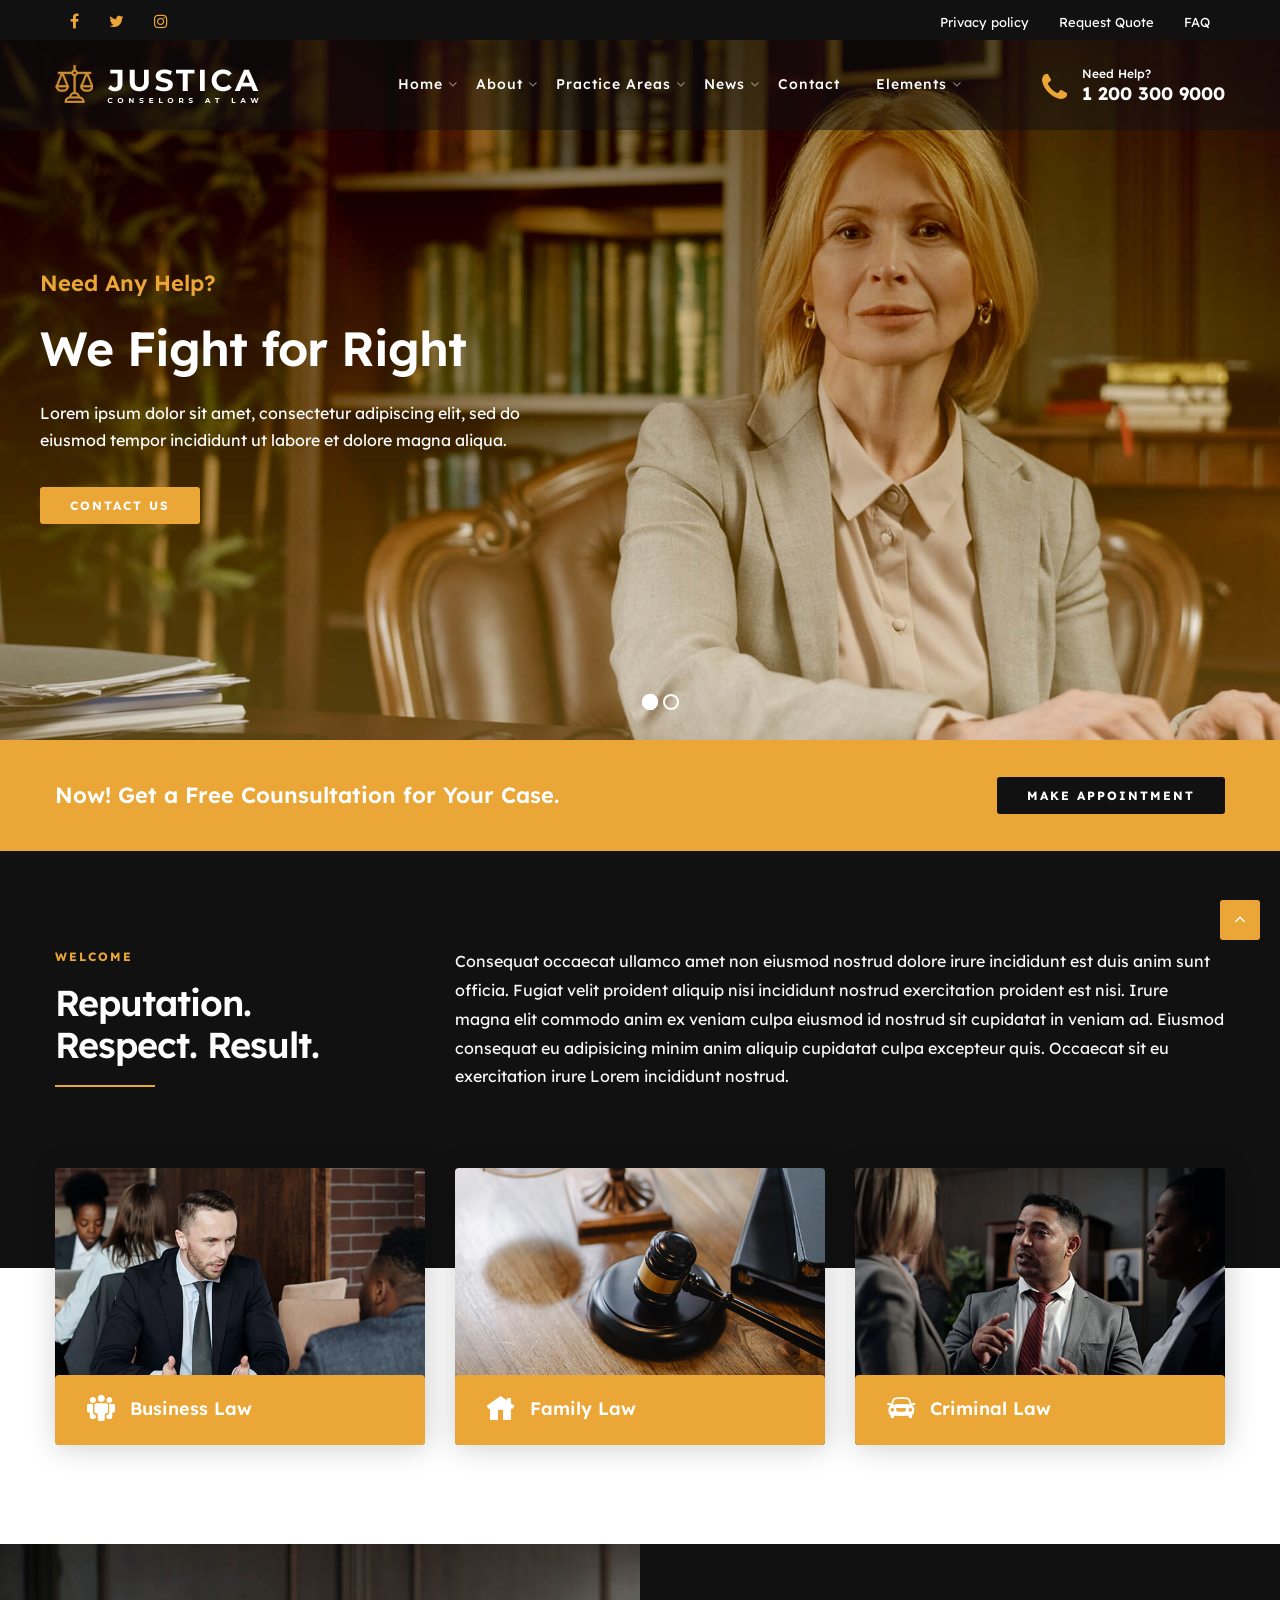
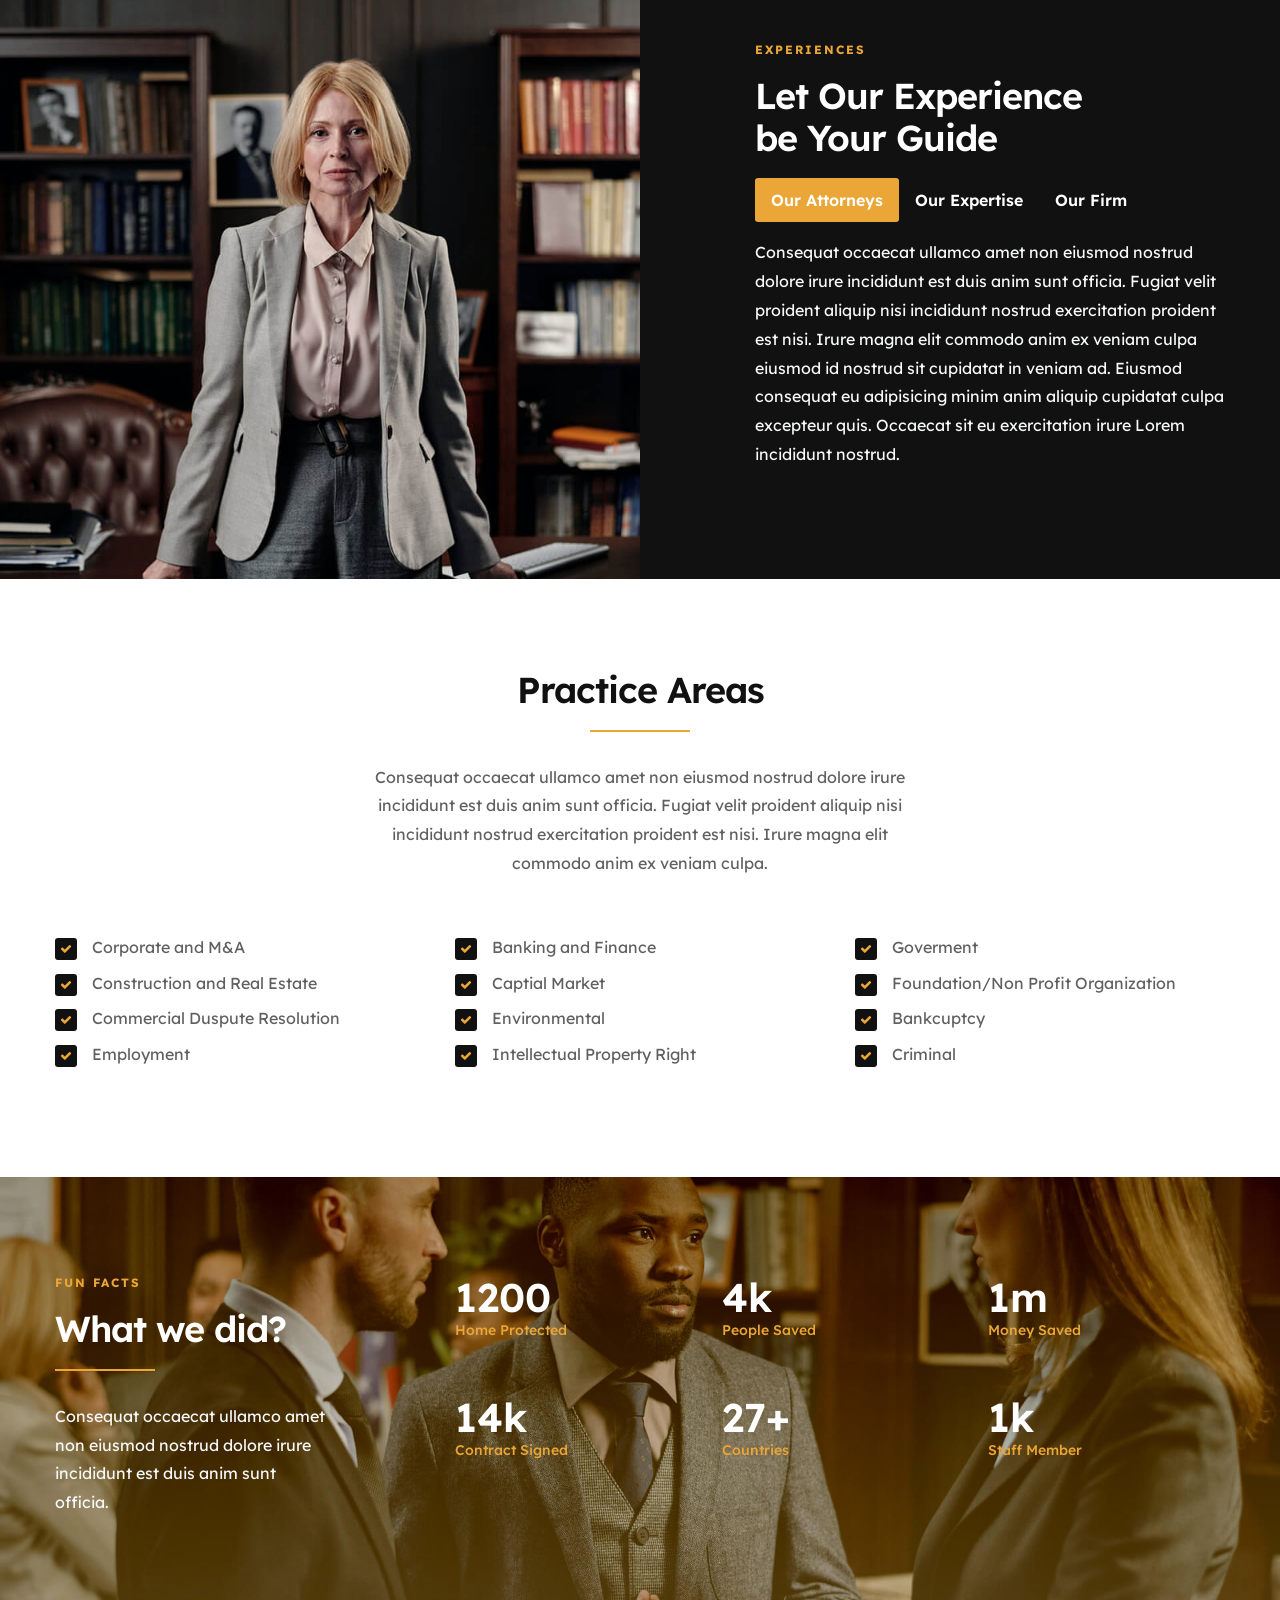
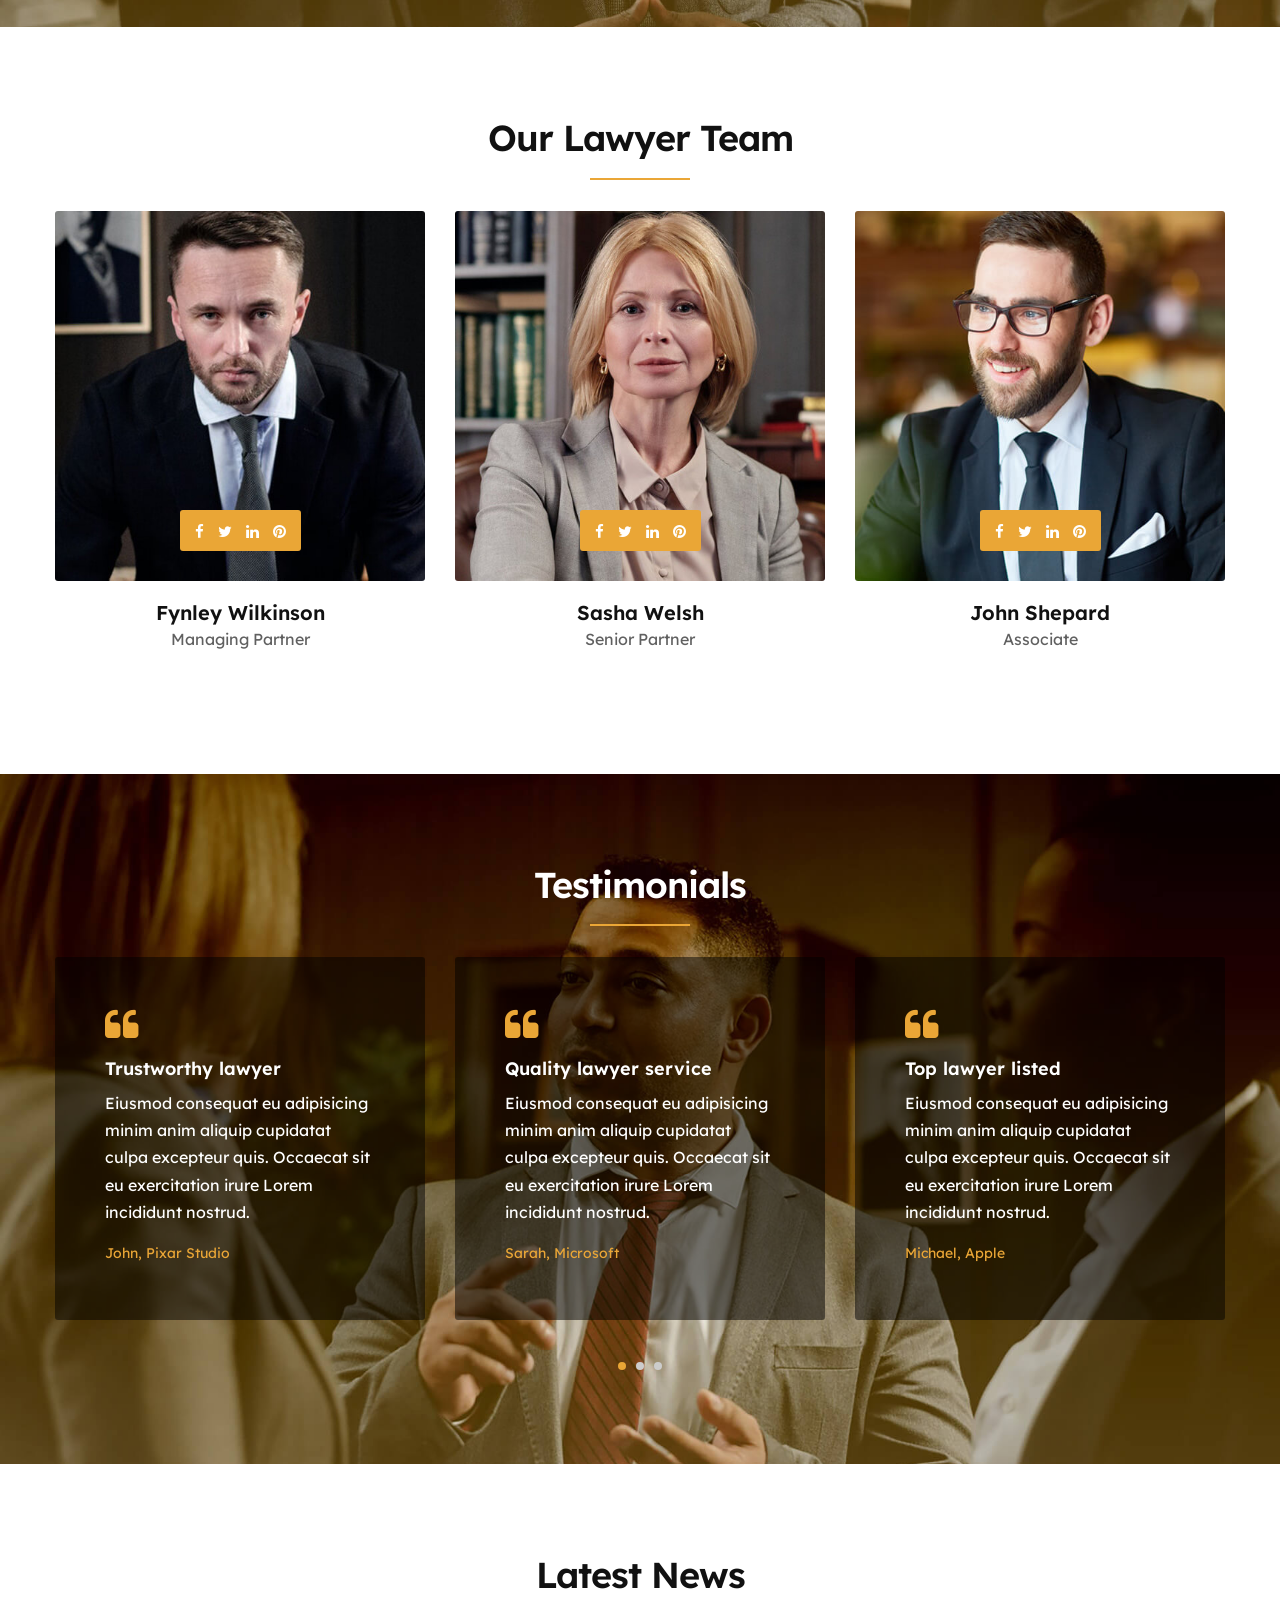
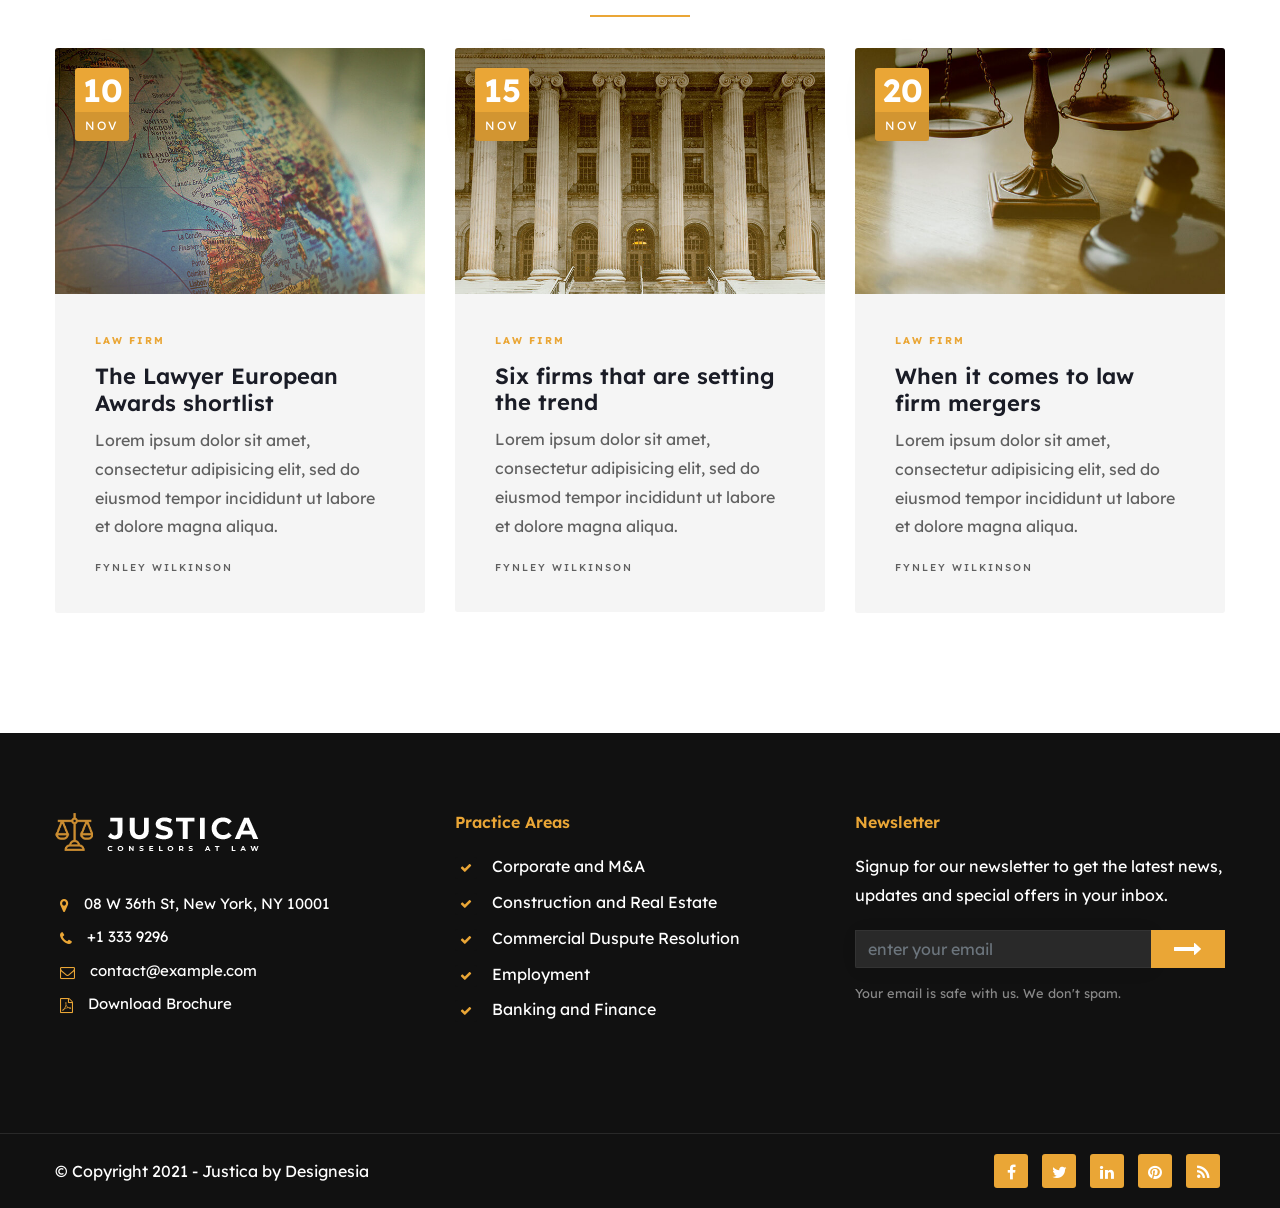
<file: Avemaria/Content/JUSTICA_HTML/index.html>
<!DOCTYPE html>
<html lang="zxx">

<head>
    <meta charset="utf-8" />
    <title>Justica - Lawyer and Attorney Website Template</title>
    <meta content="width=device-width, initial-scale=1.0" name="viewport" />
    <meta content="Justica - Lawyer and Attorney Website Template" name="description" />
    <meta content="" name="keywords" />
    <meta content="" name="author" />
    <!--[if lt IE 9]>
            <script src="js/html5shiv.js"></script>
        <![endif]-->
    <!-- CSS Files
    ================================================== -->
    <link id="bootstrap" href="css/bootstrap.min.css" rel="stylesheet" type="text/css" />
    <link id="bootstrap-grid" href="css/bootstrap-grid.min.css" rel="stylesheet" type="text/css" />
    <link id="bootstrap-reboot" href="css/bootstrap-reboot.min.css" rel="stylesheet" type="text/css" />
    <link href="css/animate.css" rel="stylesheet" type="text/css" />
    <link href="css/owl.carousel.css" rel="stylesheet" type="text/css" />
    <link href="css/owl.theme.css" rel="stylesheet" type="text/css" />
    <link href="css/owl.transitions.css" rel="stylesheet" type="text/css" />
    <link href="css/magnific-popup.css" rel="stylesheet" type="text/css" />
    <link href="css/jquery.countdown.css" rel="stylesheet" type="text/css" />
    <link href="css/style.css" rel="stylesheet" type="text/css" />
    <!-- color scheme -->
    <link id="colors" href="css/colors/scheme-01.css" rel="stylesheet" type="text/css" />
    <link href="css/coloring.css" rel="stylesheet" type="text/css" />
    <!-- RS5.0 Stylesheet -->
    <link rel="stylesheet" href="revolution/css/settings.css" type="text/css">
    <link rel="stylesheet" href="revolution/css/layers.css" type="text/css">
    <link rel="stylesheet" href="revolution/css/navigation.css" type="text/css">
</head>

<body>
    <div id="wrapper">
        <div id="topbar" class="topbar-noborder">
            <div class="container">
                <div class="topbar-left sm-hide">
                    <span class="topbar-widget tb-social">
                        <a href="#"><i class="fa fa-facebook"></i></a>
                        <a href="#"><i class="fa fa-twitter"></i></a>
                        <a href="#"><i class="fa fa-instagram"></i></a>
                    </span>
                </div>
                <div class="topbar-right">
                    <div class="topbar-right">
                        <span class="topbar-widget"><a href="#">Privacy policy</a></span>
                        <span class="topbar-widget"><a href="#">Request Quote</a></span>
                        <span class="topbar-widget"><a href="#">FAQ</a></span>
                    </div>
                </div>
                <div class="clearfix"></div>
            </div>
        </div>
        <!-- header begin -->
        <header>
            <div class="container">
                <div class="row">
                    <div class="col-md-12">
                        <div class="de-flex sm-pt10">
                            <div class="de-flex-col">
                                <!-- logo begin -->
                                <div id="logo">
                                    <a href="index.html">
                                        <img alt="" class="logo" src="images/logo-light.png" />
                                        <img alt="" class="logo-2" src="images/logo.png" />
                                    </a>
                                </div>
                                <!-- logo close -->
                            </div>
                            <div class="de-flex-col header-col-mid">
                                <!-- mainmenu begin -->
                                <ul id="mainmenu">
                                    <li><a href="index.html">Home</a>
                                        <ul>
                                            <li><a href="index-6.html">New: Homepage 6</a></li>
                                            <li><a href="index.html">Homepage 1</a></li>
                                            <li><a href="index-2.html">Homepage 2</a></li>
                                            <li><a href="index-3.html">Homepage 3</a></li>
                                            <li><a href="index-4.html">Homepage 4</a></li>
                                            <li><a href="index-5.html">Homepage 5</a></li>
                                        </ul>
                                    </li>
                                    <li><a href="about.html">About</a>
                                        <ul>
                                            <li><a href="about.html">About Us</a></li>
                                            <li><a href="team.html">The Team</a></li>
                                            <li><a href="faq.html">FAQ</a></li>
                                        </ul>
                                    </li>
                                    <li><a href="practice-areas.html">Practice Areas</a>
                                        <ul>
                                            <li><a href="practice-areas.html">Practice Areas 1</a></li>
                                            <li><a href="practice-areas-2.html">Practice Areas 2</a></li>
                                        </ul>
                                    </li>
                                    <li><a href="news.html">News</a>
                                        <ul>
                                            <li><a href="news.html">News List</a></li>
                                            <li><a href="news-single.html">News Single</a></li>
                                        </ul>
                                    </li>
                                    <li><a href="contact.html">Contact</a></li>
                                     <li><a href="#">Elements</a>
                                        <ul>
                                            <li><a href="accordion.html">Accordion</a></li>
                                            <li><a href="alerts.html">Alerts</a></li>
                                            <li><a href="counters.html">Counters</a></li>
                                            <li><a href="faq.html">FAQ</a></li>
                                            <li><a href="gallery.html">Gallery</a></li>
                                            <li><a href="icon-set-1.html">Icon Set 1</a></li>
                                            <li><a href="modal.html">Modal</a></li>
                                            <li><a href="progress-bar.html">Progress Bar</a></li>
                                            <li><a href="tabs.html">Tabs</a></li>
                                            <li><a href="testimonials.html">Testimonials</a></li>
                                        </ul>
                                    </li>
                                </ul>
                                <!-- mainmenu close -->
                            </div>
                            <div class="de-flex-col">
                                <div class="h-phone md-hide"><span>Need&nbsp;Help?</span><i class="fa fa-phone"></i> 1 200 300 9000</div>
                                <span id="menu-btn"></span>
                            </div>
                        </div>
                    </div>
                </div>
            </div>
        </header>
        <!-- header close -->
        <!-- content begin -->
        <div class="no-bottom no-top" id="content">
            <div id="top"></div>
            <!-- revolution slider begin -->
            <section id="section-slider" class="fullwidthbanner-container text-white" aria-label="section-slider">
                <div id="slider-revolution">
                    <ul>
                        <li data-transition="fade" data-slotamount="10" data-masterspeed="300" data-thumb="">
                            <!--  BACKGROUND IMAGE -->
                            <img alt="" class="rev-slidebg" data-bgposition="top center" data-bgfit="cover" data-bgrepeat="no-repeat" data-bgparallax="10" src="images/slider/1.jpg">
                            <div class="tp-caption big-s1" data-x="0" data-y="230" data-width="none" data-height="none" data-whitespace="nowrap" data-transform_in="y:100px;opacity:0;s:500;e:Power2.easeOut;" data-transform_out="opacity:0;y:-100;s:200;e:Power2.easeInOut;" data-start="500" data-splitin="none" data-splitout="none" data-responsive_offset="on">
                                <h3 class="id-color">Need Any Help?</h3>
                            </div>
                            <div class="tp-caption very-big-white" data-x="0" data-y="280" data-width="none" data-height="none" data-whitespace="nowrap" data-transform_in="y:100px;opacity:0;s:500;e:Power2.easeOut;" data-transform_out="opacity:0;y:-100;s:400;e:Power2.easeInOut;" data-start="600" data-splitin="none" data-splitout="none" data-responsive_offset="on">
                                <h1>We Fight for Right</h1>
                            </div>
                            <div class="tp-caption" data-x="0" data-y="360" data-width="480" data-height="none" data-whitespace="wrap" data-transform_in="y:100px;opacity:0;s:500;e:Power2.easeOut;" data-transform_out="opacity:0;y:-100;s:600;e:Power2.easeInOut;" data-start="700">
                                <p class="lead xs-hide">Lorem ipsum dolor sit amet, consectetur adipiscing elit, sed do eiusmod tempor incididunt ut labore et dolore magna aliqua.</p>
                            </div>
                            <div class="tp-caption" data-x="0" data-y="450" data-width="none" data-height="none" data-whitespace="nowrap" data-transform_in="y:100px;opacity:0;s:500;e:Power2.easeOut;" data-transform_out="opacity:0;y:-100;s:800;e:Power2.easeInOut;" data-start="800">
                                <a class="btn-custom" href="features.html">Contact Us</a>
                            </div>
                        </li>
                        <li data-transition="fade" data-slotamount="10" data-masterspeed="300" data-thumb="">
                            <!--  BACKGROUND IMAGE -->
                            <img alt="" class="rev-slidebg" data-bgposition="top center" data-bgfit="cover" data-bgrepeat="no-repeat" data-bgparallax="10" src="images/slider/2.jpg">
                            <div class="tp-caption big-s1" data-x="0" data-y="230" data-width="none" data-height="none" data-whitespace="nowrap" data-transform_in="y:100px;opacity:0;s:500;e:Power2.easeOut;" data-transform_out="opacity:0;y:-100;s:200;e:Power2.easeInOut;" data-start="500" data-splitin="none" data-splitout="none" data-responsive_offset="on">
                                <h3 class="id-color">Law &amp; Insurance Specialist</h3>
                            </div>
                            <div class="tp-caption very-big-white" data-x="0" data-y="280" data-width="none" data-height="none" data-whitespace="nowrap" data-transform_in="y:100px;opacity:0;s:500;e:Power2.easeOut;" data-transform_out="opacity:0;y:-100;s:400;e:Power2.easeInOut;" data-start="600" data-splitin="none" data-splitout="none" data-responsive_offset="on">
                                <h1>Because We Care</h1>
                            </div>
                            <div class="tp-caption" data-x="0" data-y="360" data-width="480" data-height="none" data-whitespace="wrap" data-transform_in="y:100px;opacity:0;s:500;e:Power2.easeOut;" data-transform_out="opacity:0;y:-100;s:600;e:Power2.easeInOut;" data-start="700">
                                <p class="lead xs-hide">Lorem ipsum dolor sit amet, consectetur adipiscing elit, sed do eiusmod tempor incididunt ut labore et dolore magna aliqua.</p>
                            </div>
                            <div class="tp-caption" data-x="0" data-y="450" data-width="none" data-height="none" data-whitespace="nowrap" data-transform_in="y:100px;opacity:0;s:500;e:Power2.easeOut;" data-transform_out="opacity:0;y:-100;s:800;e:Power2.easeInOut;" data-start="800">
                                <a class="btn-custom" href="features.html">Contact Us</a>
                            </div>
                        </li>
                    </ul>
                </div>
            </section>
            <!-- revolution slider close -->
            <section class="pt40 pb40 bg-color text-light">
                <div class="container">
                    <div class="row align-items-center">
                        <div class="col-md-8 mb-sm-30 text-lg-left text-sm-center">
                            <h3 class="no-bottom">Now! Get a Free Counsultation for Your Case.</h3>
                        </div>
                        <div class="col-md-4 text-lg-right rtl-lg-left text-sm-center">
                            <a href="#" class="btn-custom btn-black light">Make Appointment</a>
                        </div>
                    </div>
                </div>
            </section>
            <section id="section-highlight" class="relative text-light" data-bgcolor="#111111">
                <div class="container">
                    <div class="row align-items-center">
                        <div class="col-md-4">
                            <span class="p-title">Welcome</span><br>
                            <h2>
                                Reputation.<br>Respect. Result.
                            </h2>
                            <div class="small-border sm-left"></div>
                        </div>
                        <div class="col-md-8">
                            <p>Consequat occaecat ullamco amet non eiusmod nostrud dolore irure incididunt est duis anim sunt officia. Fugiat velit proident aliquip nisi incididunt nostrud exercitation proident est nisi. Irure magna elit commodo anim ex veniam culpa eiusmod id nostrud sit cupidatat in veniam ad. Eiusmod consequat eu adipisicing minim anim aliquip cupidatat culpa excepteur quis. Occaecat sit eu exercitation irure Lorem incididunt nostrud.
                            </p>
                        </div>
                    </div>
                    <div class="spacer-double"></div>
                </div>
            </section>
            <section class="no-top relative z1000">
                <div class="container">
                    <div class="row mt-100">
                        <div class="col-md-4 mb-sm-30 wow fadeInRight" data-wow-delay=".2s">
                            <div class="mask rounded">
                                <div class="cover rounded">
                                    <div class="c-inner">
                                        <h3><i class="icofont-people"></i><span>Business Law</span></h3>
                                        <p>Lorem ipsum dolor sit amet, consectetur adipiscing elit, sed do eiusmod tempor incididunt ut labore et dolore magna aliqua.</p>
                                        <div class="spacer20"></div>
                                        <a href="#" class="btn-custom capsule">Read more</a>
                                    </div>
                                </div>
                                <img src="images/services/1.jpg" alt="" class="img-responsive" />
                            </div>
                        </div>
                        <div class="col-md-4 mb-sm-30 wow fadeInRight" data-wow-delay=".4s">
                            <div class="mask rounded">
                                <div class="cover rounded">
                                    <div class="c-inner">
                                        <h3><i class="icofont-home"></i><span>Family Law</span></h3>
                                        <p>Lorem ipsum dolor sit amet, consectetur adipiscing elit, sed do eiusmod tempor incididunt ut labore et dolore magna aliqua.</p>
                                        <div class="spacer20"></div>
                                        <a href="#" class="btn-custom capsule">Read more</a>
                                    </div>
                                </div>
                                <img src="images/services/2.jpg" alt="" class="img-responsive" />
                            </div>
                        </div>
                        <div class="col-md-4 mb-sm-30 wow fadeInRight" data-wow-delay=".6s">
                            <div class="mask rounded">
                                <div class="cover rounded">
                                    <div class="c-inner">
                                        <h3><i class="icofont-car-alt-1"></i><span>Criminal Law</span></h3>
                                        <p>Lorem ipsum dolor sit amet, consectetur adipiscing elit, sed do eiusmod tempor incididunt ut labore et dolore magna aliqua.</p>
                                        <div class="spacer20"></div>
                                        <a href="#" class="btn-custom capsule">Read more</a>
                                    </div>
                                </div>
                                <img src="images/services/3.jpg" alt="" class="img-responsive" />
                            </div>
                        </div>
                    </div>
                </div>
            </section>
            <section data-bgcolor="#111111" class="text-light">
                <div class="container">
                    <div class="row align-items-center">
                        <div class="col-lg-5 offset-lg-7">
                            <span class="p-title">Experiences</span><br>
                            <h2>
                                Let Our Experience<br>be Your Guide
                            </h2>
                            <ul class="nav nav-pills mb-3" id="pills-tab" role="tablist">
                                <li class="nav-item">
                                    <a class="nav-link active" id="pills-home-tab" data-toggle="pill" href="#pills-home" role="tab" aria-controls="pills-home" aria-selected="true">Our Attorneys</a>
                                </li>
                                <li class="nav-item">
                                    <a class="nav-link" id="pills-profile-tab" data-toggle="pill" href="#pills-profile" role="tab" aria-controls="pills-profile" aria-selected="false">Our Expertise</a>
                                </li>
                                <li class="nav-item">
                                    <a class="nav-link" id="pills-contact-tab" data-toggle="pill" href="#pills-contact" role="tab" aria-controls="pills-contact" aria-selected="false">Our Firm</a>
                                </li>
                            </ul>
                            <div class="tab-content" id="pills-tabContent">
                                <div class="tab-pane fade show active" id="pills-home" role="tabpanel" aria-labelledby="pills-home-tab">
                                    <p>Consequat occaecat ullamco amet non eiusmod nostrud dolore irure incididunt est duis anim sunt officia. Fugiat velit proident aliquip nisi incididunt nostrud exercitation proident est nisi. Irure magna elit commodo anim ex veniam culpa eiusmod id nostrud sit cupidatat in veniam ad. Eiusmod consequat eu adipisicing minim anim aliquip cupidatat culpa excepteur quis. Occaecat sit eu exercitation irure Lorem incididunt nostrud.</p>
                                </div>
                                <div class="tab-pane fade" id="pills-profile" role="tabpanel" aria-labelledby="pills-profile-tab">
                                    <p>Ad pariatur nostrud pariatur exercitation ipsum ipsum culpa mollit commodo mollit ex. Aute sunt incididunt amet commodo est sint nisi deserunt pariatur do. Aliquip ex eiusmod voluptate exercitation cillum id incididunt elit sunt. Qui minim sit magna Lorem id et dolore velit Lorem amet exercitation duis deserunt. Anim id labore elit adipisicing ut in id occaecat pariatur ut ullamco ea tempor duis.</p>
                                </div>
                                <div class="tab-pane fade" id="pills-contact" role="tabpanel" aria-labelledby="pills-contact-tab">
                                    <p>Est quis nulla laborum officia ad nisi ex nostrud culpa Lorem excepteur aliquip dolor aliqua irure ex. Nulla ut duis ipsum nisi elit fugiat commodo sunt reprehenderit laborum veniam eu veniam. Eiusmod minim exercitation fugiat irure ex labore incididunt do fugiat commodo aliquip sit id deserunt reprehenderit aliquip nostrud. Amet ex cupidatat excepteur aute veniam incididunt mollit cupidatat esse irure officia elit do ipsum ullamco Lorem.</p>
                                </div>
                            </div>
                        </div>
                    </div>
                </div>
                <div class="image-container col-md-6 pull-right" data-bgimage="url(images/background/9.jpg) center"></div>
            </section>
            <section id="section-practice-areas">
                <div class="container">
                    <div class="row">
                        <div class="col-lg-12">
                            <div class="text-center">
                                <h2>Practice Areas</h2>
                                <div class="small-border"></div>
                            </div>
                        </div>
                        <div class="col-md-6 offset-md-3 text-center">
                            <p>Consequat occaecat ullamco amet non eiusmod nostrud dolore irure incididunt est duis anim sunt officia. Fugiat velit proident aliquip nisi incididunt nostrud exercitation proident est nisi. Irure magna elit commodo anim ex veniam culpa.</p>
                        </div>
                        <div class="spacer-single"></div>
                        <div class="col-md-4">
                            <ul class="ul-style-2 wow fadeInRight" data-wow-delay=".2s">
                                <li>Corporate and M&A</li>
                                <li>Construction and Real Estate</li>
                                <li>Commercial Duspute Resolution</li>
                                <li>Employment</li>
                            </ul>
                        </div>
                        <div class="col-md-4">
                            <ul class="ul-style-2 wow fadeInRight" data-wow-delay=".4s">
                                <li>Banking and Finance</li>
                                <li>Captial Market</li>
                                <li>Environmental</li>
                                <li>Intellectual Property Right</li>
                            </ul>
                        </div>
                        <div class="col-md-4">
                            <ul class="ul-style-2 wow fadeInRight" data-wow-delay=".6s">
                                <li>Goverment</li>
                                <li>Foundation/Non Profit Organization</li>
                                <li>Bankcuptcy</li>
                                <li>Criminal</li>
                            </ul>
                        </div>
                    </div>
                </div>
            </section>
            <section data-bgimage="url(images/background/2.jpg) center" class="text-light" data-stellar-background-ratio=".2">
                <div class="container">
                    <div class="row">
                        <div class="col-md-3">
                            <span class="p-title">Fun facts</span><br>
                            <h2>
                                What we did?
                            </h2>
                            <div class="small-border sm-left"></div>
                            <p>Consequat occaecat ullamco amet non eiusmod nostrud dolore irure incididunt est duis anim sunt officia.</p>
                        </div>
                        <div class="col-md-8 offset-md-1">
                            <div class="row">
                                <div class="col-lg-4 col-md-6 wow fadeInRight mb30" data-wow-delay="0s">
                                    <div class="de_count">
                                        <h3><span class="timer" data-to="4500" data-speed="3000">0</span></h3>
                                        <h5 class="id-color">Home Protected</h5>
                                    </div>
                                </div>
                                <div class="col-lg-4 col-md-6 wow fadeInRight mb30" data-wow-delay=".25s">
                                    <div class="de_count">
                                        <h3><span class="timer" data-to="16" data-speed="3000">0</span>k</h3>
                                        <h5 class="id-color">People Saved</h5>
                                    </div>
                                </div>
                                <div class="col-lg-4 col-md-6 wow fadeInRight mb30" data-wow-delay=".4s">
                                    <div class="de_count">
                                        <h3><span class="timer" data-to="4" data-speed="3000">0</span>m</h3>
                                        <h5 class="id-color">Money Saved</h5>
                                    </div>
                                </div>
                                <div class="col-lg-4 col-md-6 wow fadeInRight mb30" data-wow-delay=".6s">
                                    <div class="de_count">
                                        <h3><span class="timer" data-to="52" data-speed="3000">0</span>k</h3>
                                        <h5 class="id-color">Contract Signed</h5>
                                    </div>
                                </div>
                                <div class="col-lg-4 col-md-6 wow fadeInRight mb30" data-wow-delay=".8s">
                                    <div class="de_count">
                                        <h3><span class="timer" data-to="100" data-speed="3000">0</span>+</h3>
                                        <h5 class="id-color">Countries</h5>
                                    </div>
                                </div>
                                <div class="col-lg-4 col-md-6 wow fadeInRight mb30" data-wow-delay="1s">
                                    <div class="de_count">
                                        <h3><span class="timer" data-to="2" data-speed="3000">2</span>k</h3>
                                        <h5 class="id-color">Staff Member</h5>
                                    </div>
                                </div>
                            </div>
                        </div>
                    </div>
                </div>
            </section>
            <section aria-label="section">
                <div class="container">
                    <div class="row">
                        <div class="col-md-12 text-center">
                            <h2>Our Lawyer Team</h2>
                            <div class="small-border"></div>
                        </div>
                        <div class="col-lg-4 col-md-6 col-sm-6 mb30 wow fadeInRight" data-wow-delay=".2s">
                            <div class="f-profile text-center">
                                <div class="fp-wrap f-invert">
                                    <div class="fpw-overlay">
                                        <div class="fpwo-wrap">
                                            <div class="fpwow-icons">
                                                <a href="#"><i class="fa fa-facebook fa-lg"></i></a>
                                                <a href="#"><i class="fa fa-twitter fa-lg"></i></a>
                                                <a href="#"><i class="fa fa-linkedin fa-lg"></i></a>
                                                <a href="#"><i class="fa fa-pinterest fa-lg"></i></a>
                                            </div>
                                        </div>
                                    </div>
                                    <div class="fpw-overlay-btm"></div>
                                    <img src="images/team/1.jpg" class="fp-image img-fluid" alt="">
                                </div>
                                <h4>Fynley Wilkinson</h4>
                                Managing Partner
                            </div>
                        </div>
                        <div class="col-lg-4 col-md-6 col-sm-6 mb30 wow fadeInRight" data-wow-delay=".4s">
                            <div class="f-profile text-center">
                                <div class="fp-wrap f-invert">
                                    <div class="fpw-overlay">
                                        <div class="fpwo-wrap">
                                            <div class="fpwow-icons">
                                                <a href="#"><i class="fa fa-facebook fa-lg"></i></a>
                                                <a href="#"><i class="fa fa-twitter fa-lg"></i></a>
                                                <a href="#"><i class="fa fa-linkedin fa-lg"></i></a>
                                                <a href="#"><i class="fa fa-pinterest fa-lg"></i></a>
                                            </div>
                                        </div>
                                    </div>
                                    <div class="fpw-overlay-btm"></div>
                                    <img src="images/team/2.jpg" class="fp-image img-fluid" alt="">
                                </div>
                                <h4>Sasha Welsh</h4>
                                Senior Partner
                            </div>
                        </div>
                        <div class="col-lg-4 col-md-6 col-sm-6 mb30 wow fadeInRight" data-wow-delay=".6s">
                            <div class="f-profile text-center">
                                <div class="fp-wrap f-invert">
                                    <div class="fpw-overlay">
                                        <div class="fpwo-wrap">
                                            <div class="fpwow-icons">
                                                <a href="#"><i class="fa fa-facebook fa-lg"></i></a>
                                                <a href="#"><i class="fa fa-twitter fa-lg"></i></a>
                                                <a href="#"><i class="fa fa-linkedin fa-lg"></i></a>
                                                <a href="#"><i class="fa fa-pinterest fa-lg"></i></a>
                                            </div>
                                        </div>
                                    </div>
                                    <div class="fpw-overlay-btm"></div>
                                    <img src="images/team/3.jpg" class="fp-image img-fluid" alt="">
                                </div>
                                <h4>John Shepard</h4>
                                Associate
                            </div>
                        </div>
                    </div>
                </div>
            </section>
            <section aria-label="section" class="text-light" data-bgimage="url(images/background/3.jpg) top" data-stellar-background-ratio=".2">
                <div class="container">
                    <div class="row">
                        <div class="col-lg-12">
                            <div class="text-center text-light">
                                <h2>Testimonials</h2>
                                <div class="small-border"></div>
                            </div>
                            <div class="owl-carousel owl-theme" id="testimonial-carousel">
                                <div class="item">
                                    <div class="de_testi opt-2 review">
                                        <blockquote>
                                            <i class="fa fa-quote-left id-color"></i>
                                            <h3>Trustworthy lawyer</h3>
                                            <p>Eiusmod consequat eu adipisicing minim anim aliquip cupidatat culpa excepteur quis. Occaecat sit eu exercitation irure Lorem incididunt nostrud.</p>
                                            <div class="de_testi_by"><span>John, Pixar Studio</span></div>
                                        </blockquote>
                                    </div>
                                </div>
                                <div class="item">
                                    <div class="de_testi opt-2 review">
                                        <blockquote>
                                            <i class="fa fa-quote-left id-color"></i>
                                            <h3>Quality lawyer service</h3>
                                            <p>Eiusmod consequat eu adipisicing minim anim aliquip cupidatat culpa excepteur quis. Occaecat sit eu exercitation irure Lorem incididunt nostrud.</p>
                                            <div class="de_testi_by"><span>Sarah, Microsoft</span></div>
                                        </blockquote>
                                    </div>
                                </div>
                                <div class="item">
                                    <div class="de_testi opt-2 review">
                                        <blockquote>
                                            <i class="fa fa-quote-left id-color"></i>
                                            <h3>Top lawyer listed</h3>
                                            <p>Eiusmod consequat eu adipisicing minim anim aliquip cupidatat culpa excepteur quis. Occaecat sit eu exercitation irure Lorem incididunt nostrud.</p>
                                            <div class="de_testi_by"><span>Michael, Apple</span></div>
                                        </blockquote>
                                    </div>
                                </div>
                                <div class="item">
                                    <div class="de_testi opt-2 review">
                                        <blockquote>
                                            <i class="fa fa-quote-left id-color"></i>
                                            <h3>Great services</h3>
                                            <p>Eiusmod consequat eu adipisicing minim anim aliquip cupidatat culpa excepteur quis. Occaecat sit eu exercitation irure Lorem incididunt nostrud.</p>
                                            <div class="de_testi_by"><span>Thomas, Samsung</span></div>
                                        </blockquote>
                                    </div>
                                </div>
                                <div class="item">
                                    <div class="de_testi opt-2 review">
                                        <blockquote>
                                            <i class="fa fa-quote-left id-color"></i>
                                            <h3>Easy to claim</h3>
                                            <p>Eiusmod consequat eu adipisicing minim anim aliquip cupidatat culpa excepteur quis. Occaecat sit eu exercitation irure Lorem incididunt nostrud.</p>
                                            <div class="de_testi_by"><span>John, Pixar Studio</span></div>
                                        </blockquote>
                                    </div>
                                </div>
                                <div class="item">
                                    <div class="de_testi opt-2 review">
                                        <blockquote>
                                            <i class="fa fa-quote-left id-color"></i>
                                            <h3>Excellent support</h3>
                                            <p>Eiusmod consequat eu adipisicing minim anim aliquip cupidatat culpa excepteur quis. Occaecat sit eu exercitation irure Lorem incididunt nostrud.</p>
                                            <div class="de_testi_by"><span>Sarah, Microsoft</span></div>
                                        </blockquote>
                                    </div>
                                </div>
                                <div class="item">
                                    <div class="de_testi opt-2 review">
                                        <blockquote>
                                            <i class="fa fa-quote-left id-color"></i>
                                            <h3>Reliable lawyer</h3>
                                            <p>Eiusmod consequat eu adipisicing minim anim aliquip cupidatat culpa excepteur quis. Occaecat sit eu exercitation irure Lorem incididunt nostrud.</p>
                                            <div class="de_testi_by"><span>Michael, Apple</span></div>
                                        </blockquote>
                                    </div>
                                </div>
                                <div class="item">
                                    <div class="de_testi opt-2 review">
                                        <blockquote>
                                            <i class="fa fa-quote-left id-color"></i>
                                            <h3>Five-star services</h3>
                                            <p>Eiusmod consequat eu adipisicing minim anim aliquip cupidatat culpa excepteur quis. Occaecat sit eu exercitation irure Lorem incididunt nostrud.</p>
                                            <div class="de_testi_by"><span>Thomas, Samsung</span></div>
                                        </blockquote>
                                    </div>
                                </div>
                            </div>
                        </div>
                    </div>
                </div>
            </section>
            <section aria-label="section">
                <div class="container">
                    <div class="row">
                        <div class="col-md-12">
                            <div class="text-center">
                                <h2>Latest News</h2>
                                <div class="small-border"></div>
                            </div>
                        </div>
                    </div>
                    <div class="row">
                        <div class="col-lg-4 col-md-6 mb30">
                            <div class="bloglist item">
                                <div class="post-content">
                                    <div class="date-box">
                                        <div class="m">10</div>
                                        <div class="d">NOV</div>
                                    </div>
                                    <div class="post-image">
                                        <img alt="" src="images/news/1.jpg">
                                    </div>
                                    <div class="post-text">
                                        <span class="p-tagline">Law Firm</span>
                                        <h4><a href="news-single.html">The Lawyer European Awards shortlist<span></span></a></h4>
                                        <p>Lorem ipsum dolor sit amet, consectetur adipisicing elit, sed do eiusmod tempor incididunt ut labore et dolore magna aliqua.</p>
                                        <span class="p-author">Fynley Wilkinson</span>
                                    </div>
                                </div>
                            </div>
                        </div>
                        <div class="col-lg-4 col-md-6 mb30">
                            <div class="bloglist item">
                                <div class="post-content">
                                    <div class="date-box">
                                        <div class="m">15</div>
                                        <div class="d">NOV</div>
                                    </div>
                                    <div class="post-image">
                                        <img alt="" src="images/news/2.jpg">
                                    </div>
                                    <div class="post-text">
                                        <span class="p-tagline">Law Firm</span>
                                        <h4><a href="news-single.html">Six firms that are setting the trend<span></span></a></h4>
                                        <p>Lorem ipsum dolor sit amet, consectetur adipisicing elit, sed do eiusmod tempor incididunt ut labore et dolore magna aliqua.</p>
                                        <span class="p-author">Fynley Wilkinson</span>
                                    </div>
                                </div>
                            </div>
                        </div>
                        <div class="col-lg-4 col-md-6 mb30">
                            <div class="bloglist item">
                                <div class="post-content">
                                    <div class="date-box">
                                        <div class="m">20</div>
                                        <div class="d">NOV</div>
                                    </div>
                                    <div class="post-image">
                                        <img alt="" src="images/news/3.jpg">
                                    </div>
                                    <div class="post-text">
                                        <span class="p-tagline">Law Firm</span>
                                        <h4><a href="news-single.html">When it comes to law firm mergers<span></span></a></h4>
                                        <p>Lorem ipsum dolor sit amet, consectetur adipisicing elit, sed do eiusmod tempor incididunt ut labore et dolore magna aliqua.</p>
                                        <span class="p-author">Fynley Wilkinson</span>
                                    </div>
                                </div>
                            </div>
                        </div>
                    </div>
                </div>
            </section>
        </div>
        <!-- content close -->
        <a href="#" id="back-to-top"></a>
        <!-- footer begin -->
        <footer>
            <div class="container">
                <div class="row">
                    <div class="col-lg-4">
                        <div class="widget">
                            <a href="index.html"><img alt="" class="img-fluid mb20" src="images/logo-light.png"></a>
                            <address class="s1">
                                <span><i class="id-color fa fa-map-marker fa-lg"></i>08 W 36th St, New York, NY 10001</span>
                                <span><i class="id-color fa fa-phone fa-lg"></i>+1 333 9296</span>
                                <span><i class="id-color fa fa-envelope-o fa-lg"></i><a href="mailto:contact@example.com">contact@example.com</a></span>
                                <span><i class="id-color fa fa-file-pdf-o fa-lg"></i><a href="#">Download Brochure</a></span>
                            </address>
                        </div>
                    </div>
                    <div class="col-md-4">
                        <h5 class="id-color mb20">Practice Areas</h5>
                        <ul class="ul-style-2">
                            <li>Corporate and M&A</li>
                            <li>Construction and Real Estate</li>
                            <li>Commercial Duspute Resolution</li>
                            <li>Employment</li>
                            <li>Banking and Finance</li>
                        </ul>
                    </div>
                    <div class="col-lg-4">
                        <div class="widget">
                            <h5 class="id-color">Newsletter</h5>
                            <p>Signup for our newsletter to get the latest news, updates and special offers in your inbox.</p>
                            <form action="blank.php" class="row" id="form_subscribe" method="post" name="form_subscribe">
                                <div class="col text-center">
                                    <input class="form-control" id="name_1" name="name_1" placeholder="enter your email" type="text" /> <a href="#" id="btn-submit"><i class="fa fa-long-arrow-right"></i></a>
                                    <div class="clearfix"></div>
                                </div>
                            </form>
                            <div class="spacer-10"></div>
                            <small>Your email is safe with us. We don't spam.</small>
                        </div>
                    </div>
                </div>
            </div>
            <div class="subfooter">
                <div class="container">
                    <div class="row">
                        <div class="col-md-12">
                            <div class="de-flex">
                                <div class="de-flex-col">
                                    &copy; Copyright 2021 - Justica by Designesia
                                </div>
                                <div class="de-flex-col">
                                    <div class="social-icons">
                                        <a href="#"><i class="fa fa-facebook fa-lg"></i></a>
                                        <a href="#"><i class="fa fa-twitter fa-lg"></i></a>
                                        <a href="#"><i class="fa fa-linkedin fa-lg"></i></a>
                                        <a href="#"><i class="fa fa-pinterest fa-lg"></i></a>
                                        <a href="#"><i class="fa fa-rss fa-lg"></i></a>
                                    </div>
                                </div>
                            </div>
                        </div>
                    </div>
                </div>
            </div>
        </footer>
        <!-- footer close -->
        <div id="preloader">
            <div class="spinner">
                <div class="bounce1"></div>
                <div class="bounce2"></div>
                <div class="bounce3"></div>
            </div>
        </div>
    </div>
    <!-- Javascript Files
    ================================================== -->
    <script src="js/jquery.min.js"></script>
    <script src="js/bootstrap.min.js"></script>
    <script src="js/wow.min.js"></script>
    <script src="js/jquery.isotope.min.js"></script>
    <script src="js/easing.js"></script>
    <script src="js/owl.carousel.js"></script>
    <script src="js/validation.js"></script>
    <script src="js/jquery.magnific-popup.min.js"></script>
    <script src="js/enquire.min.js"></script>
    <script src="js/jquery.stellar.min.js"></script>
    <script src="js/jquery.plugin.js"></script>
    <script src="js/typed.js"></script>
    <script src="js/jquery.countTo.js"></script>
    <script src="js/jquery.countdown.js"></script>
    <script src="js/typed.js"></script>
    <script src="js/designesia.js"></script>
    <!-- RS5.0 Core JS Files -->
    <script type="text/javascript" src="revolution/js/jquery.themepunch.tools.min.js?rev=5.0"></script>
    <script type="text/javascript" src="revolution/js/jquery.themepunch.revolution.min.js?rev=5.0"></script>
    <!-- RS5.0 Extensions Files -->
    <script type="text/javascript" src="revolution/js/extensions/revolution.extension.video.min.js"></script>
    <script type="text/javascript" src="revolution/js/extensions/revolution.extension.slideanims.min.js"></script>
    <script type="text/javascript" src="revolution/js/extensions/revolution.extension.layeranimation.min.js"></script>
    <script type="text/javascript" src="revolution/js/extensions/revolution.extension.navigation.min.js"></script>
    <script type="text/javascript" src="revolution/js/extensions/revolution.extension.actions.min.js"></script>
    <script type="text/javascript" src="revolution/js/extensions/revolution.extension.kenburn.min.js"></script>
    <script type="text/javascript" src="revolution/js/extensions/revolution.extension.migration.min.js"></script>
    <script type="text/javascript" src="revolution/js/extensions/revolution.extension.parallax.min.js"></script>
    <script>
    jQuery(document).ready(function() {
        // revolution slider
        jQuery("#slider-revolution").revolution({
            sliderType: "standard",
            sliderLayout: "fullwidth",
            delay: 5000,
            navigation: {
                arrows: {
                    enable: true
                },
                bullets: {
                    enable: true,
                    hide_onmobile: false,
                    style: "hermes",
                    hide_onleave: false,
                    direction: "horizontal",
                    h_align: "center",
                    v_align: "bottom",
                    h_offset: 20,
                    v_offset: 30,
                    space: 5,
                },

            },
            parallax: {
                type: "mouse",
                origo: "slidercenter",
                speed: 2000,
                levels: [2, 3, 4, 5, 6, 7, 12, 16, 10, 50],
            },
            responsiveLevels: [1920, 1380, 1240],
            gridwidth: [1200, 1200, 940],
            spinner: "off",
            gridheight: 700,
            disableProgressBar: "on"
        });
    });
    </script>
</body>

</html>
</file>
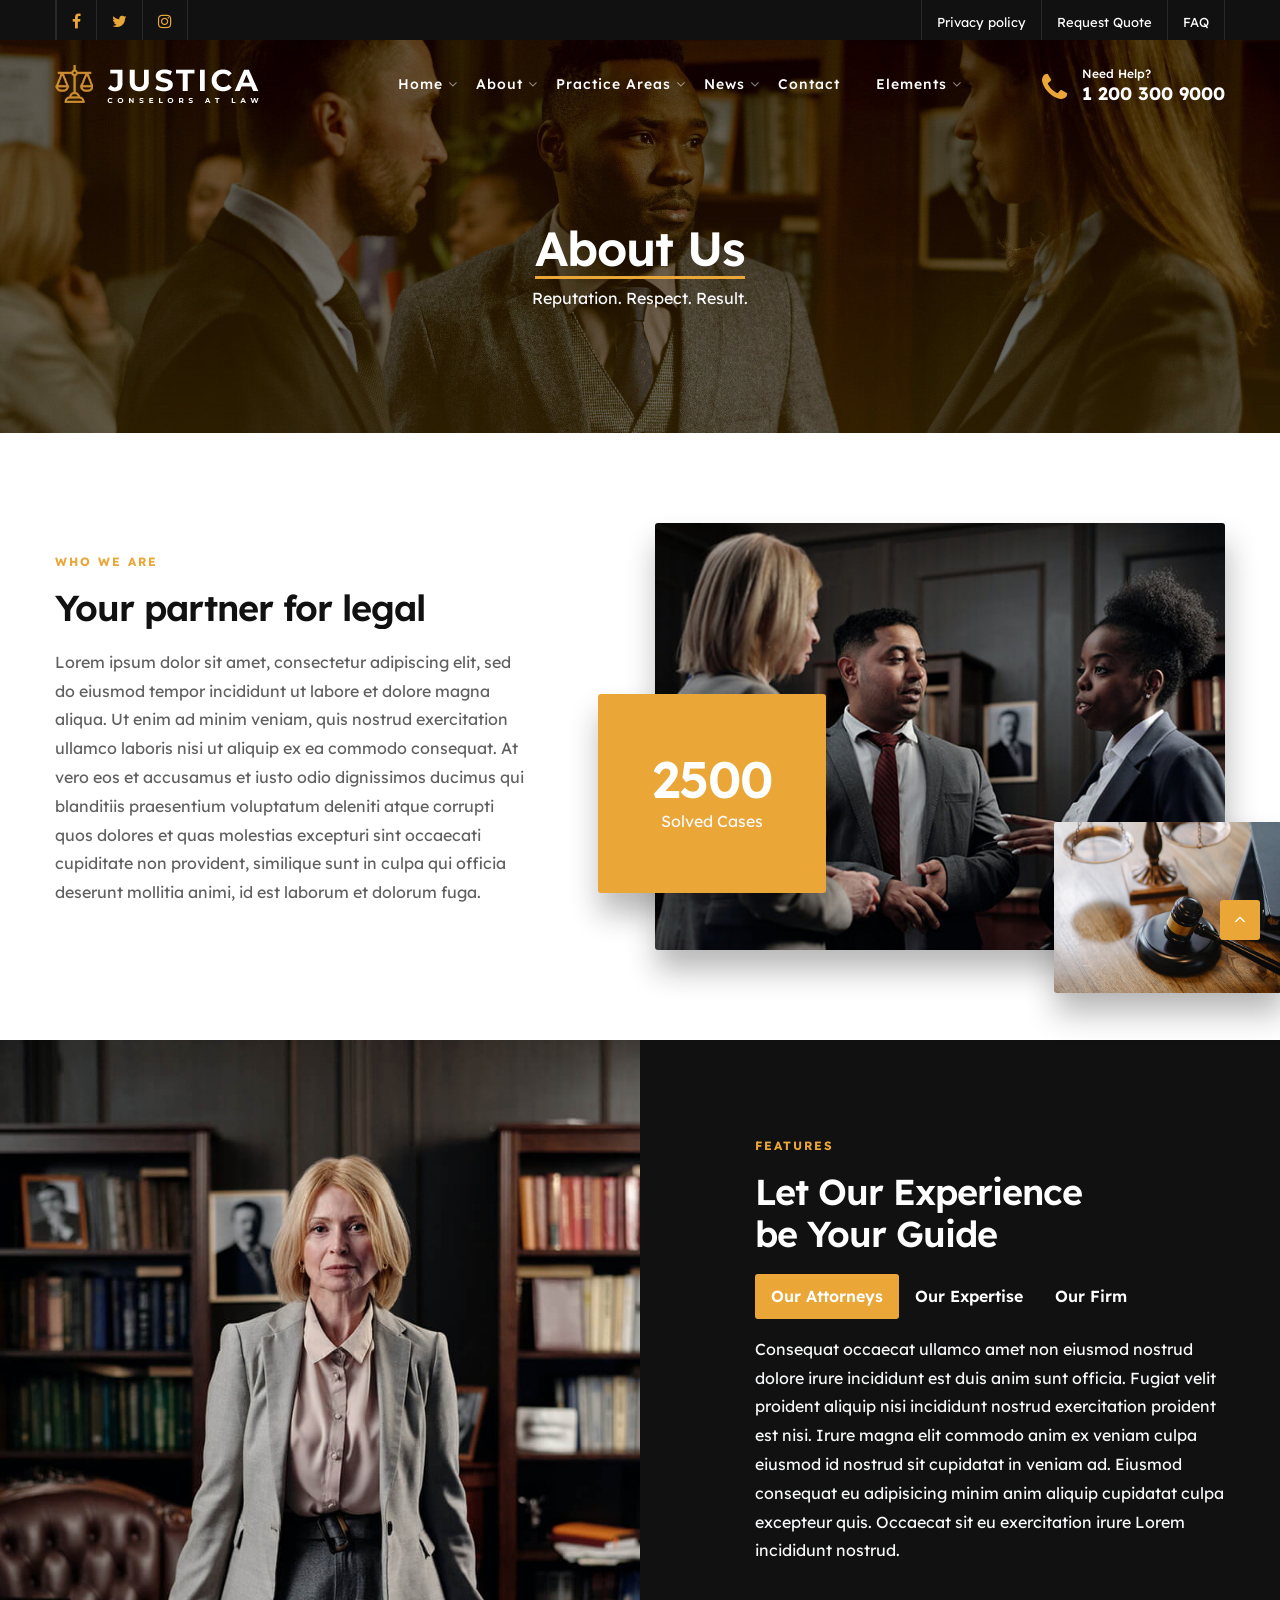
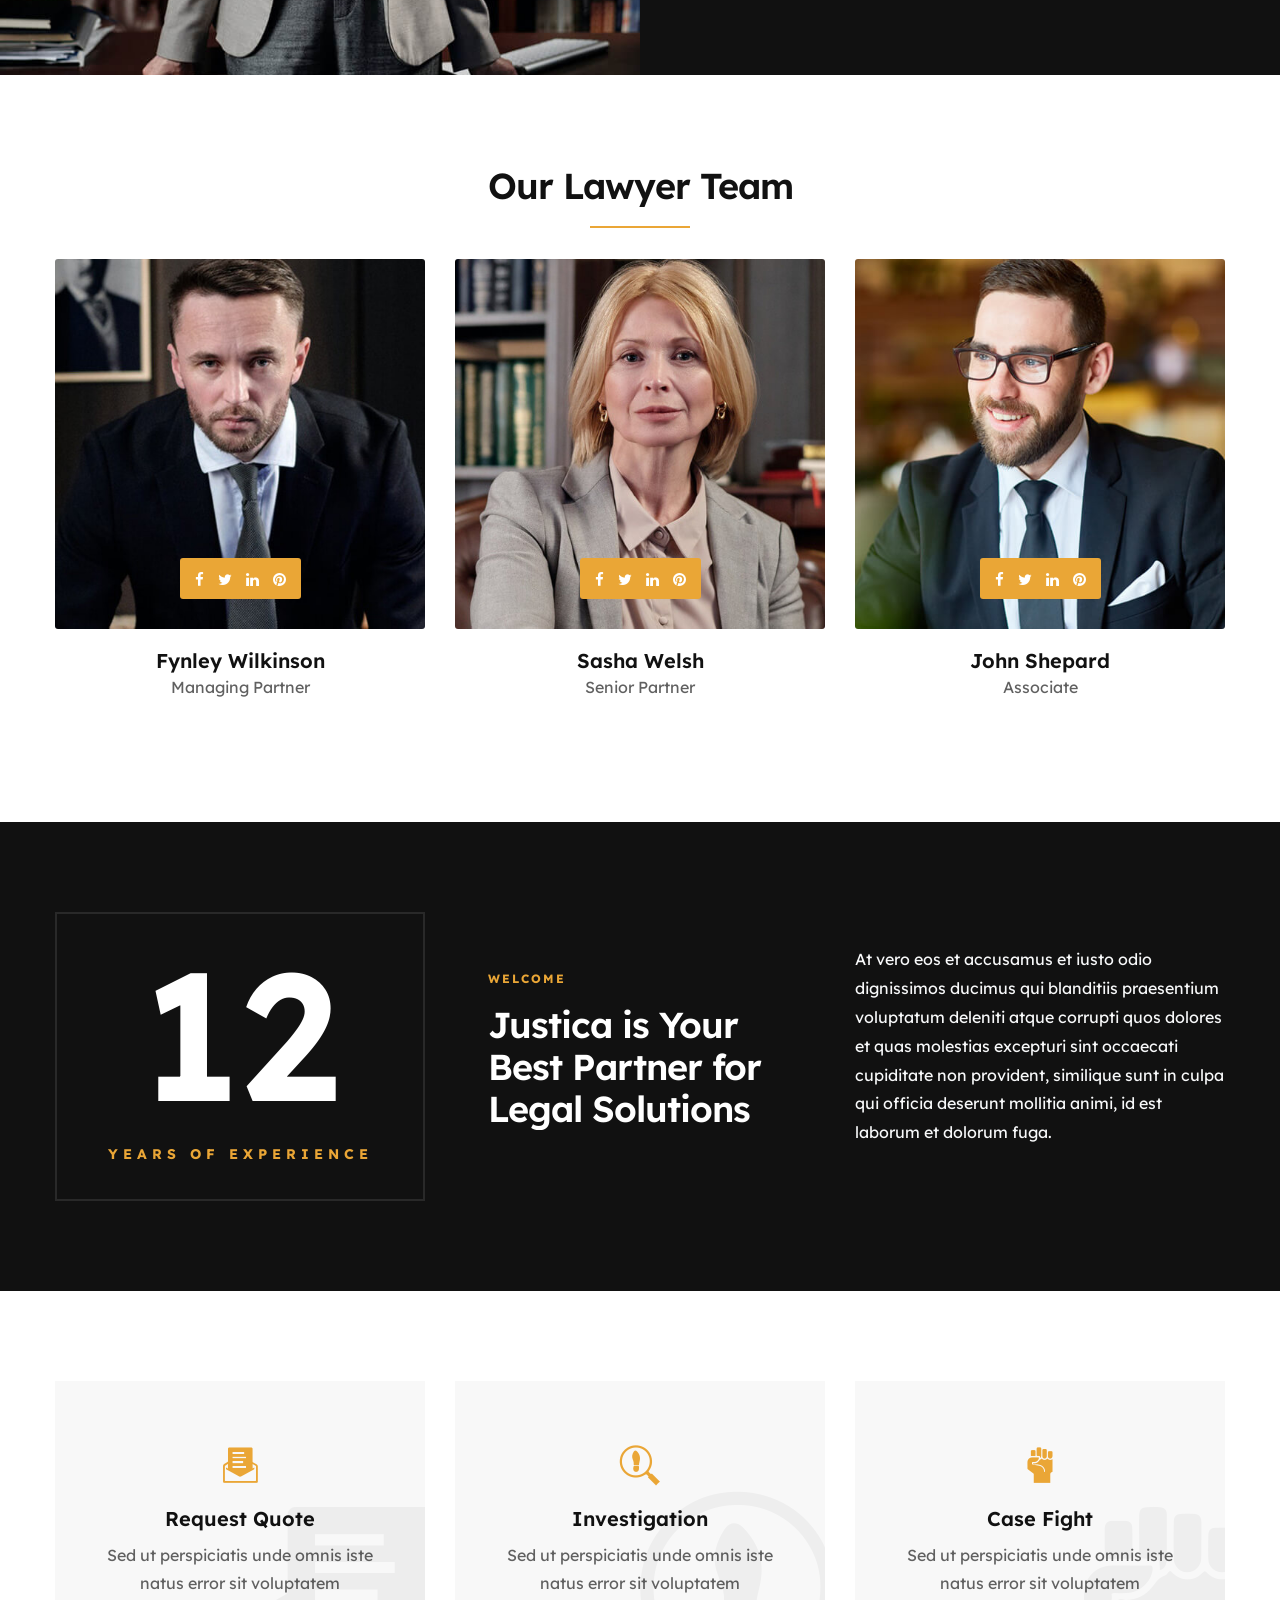
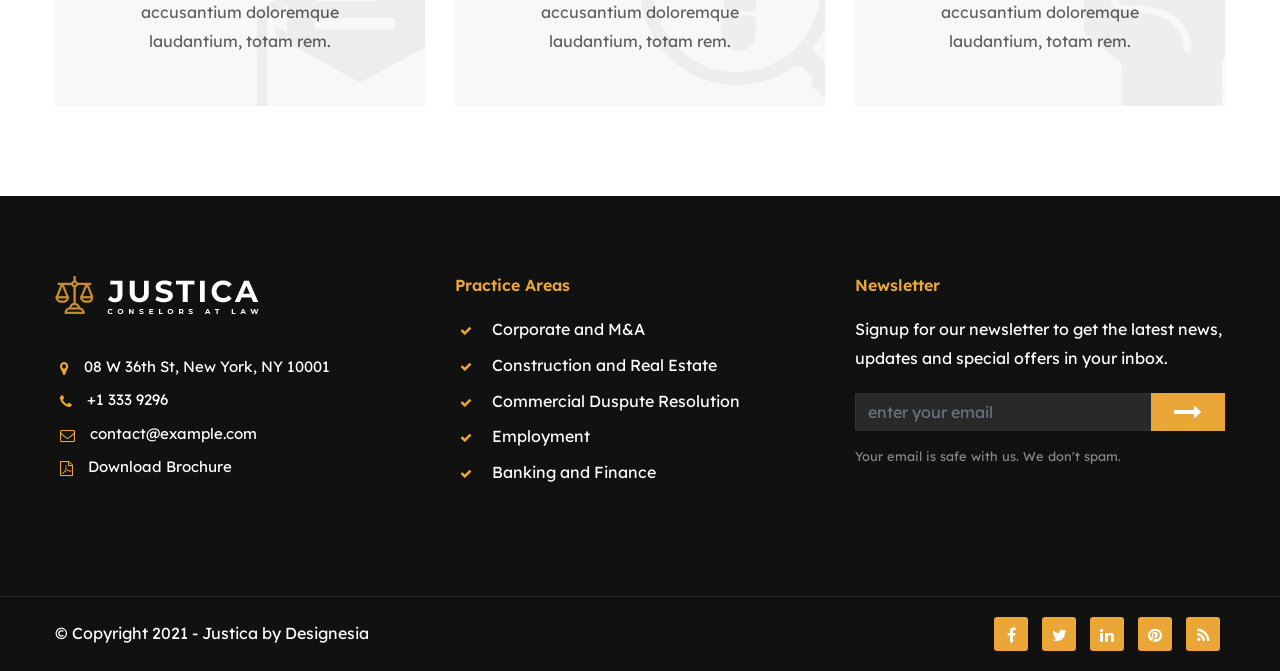
<file: Avemaria/Content/JUSTICA_HTML/about.html>
<!DOCTYPE html>
<html lang="zxx">

<head>
    <meta charset="utf-8">
    <title>Justica - Lawyer and Attorney Website Template</title>
    <meta content="width=device-width, initial-scale=1.0" name="viewport">
    <meta content="Justica - Lawyer and Attorney Website Template" name="description">
    <meta content="" name="keywords">
    <meta content="" name="author">
    <!--[if lt IE 9]>
    <script src="js/html5shiv.js"></script>
    <![endif]-->
    <!-- CSS Files
    ================================================== -->
    <link id="bootstrap" href="css/bootstrap.min.css" rel="stylesheet" type="text/css" />
    <link id="bootstrap-grid" href="css/bootstrap-grid.min.css" rel="stylesheet" type="text/css" />
    <link id="bootstrap-reboot" href="css/bootstrap-reboot.min.css" rel="stylesheet" type="text/css" />
    <link href="css/animate.css" rel="stylesheet" type="text/css">
    <link href="css/owl.carousel.css" rel="stylesheet" type="text/css">
    <link href="css/owl.theme.css" rel="stylesheet" type="text/css">
    <link href="css/owl.transitions.css" rel="stylesheet" type="text/css">
    <link href="css/magnific-popup.css" rel="stylesheet" type="text/css">
    <link href="css/jquery.countdown.css" rel="stylesheet" type="text/css">
    <link href="css/style.css" rel="stylesheet" type="text/css">
    <!-- color scheme -->
    <link id="colors" href="css/colors/scheme-01.css" rel="stylesheet" type="text/css">
    <link href="css/coloring.css" rel="stylesheet" type="text/css">
</head>

<body>
    <div id="wrapper">
        <div id="topbar" class="text-white bg-color">
            <div class="container">
                <div class="topbar-left sm-hide">
                    <span class="topbar-widget tb-social">
                        <a href="#"><i class="fa fa-facebook"></i></a>
                        <a href="#"><i class="fa fa-twitter"></i></a>
                        <a href="#"><i class="fa fa-instagram"></i></a>
                    </span>
                </div>
                <div class="topbar-right">
                    <div class="topbar-right">
                        <span class="topbar-widget"><a href="#">Privacy policy</a></span>
                        <span class="topbar-widget"><a href="#">Request Quote</a></span>
                        <span class="topbar-widget"><a href="#">FAQ</a></span>
                    </div>
                </div>
                <div class="clearfix"></div>
            </div>
        </div>
        <!-- header begin -->
        <header class="transparent">
            <div class="container">
                <div class="row">
                    <div class="col-md-12">
                        <div class="de-flex sm-pt10">
                            <div class="de-flex-col">
                                <!-- logo begin -->
                                <div id="logo">
                                    <a href="index.html">
                                        <img alt="" class="logo" src="images/logo-light.png" />
                                        <img alt="" class="logo-2" src="images/logo.png" />
                                    </a>
                                </div>
                                <!-- logo close -->
                            </div>
                            <div class="de-flex-col header-col-mid">
                                <!-- mainmenu begin -->
                                <ul id="mainmenu">
                                    <li><a href="index.html">Home</a>
                                        <ul>
                                            <li><a href="index-6.html">New: Homepage 6</a></li>
                                            <li><a href="index.html">Homepage 1</a></li>
                                            <li><a href="index-2.html">Homepage 2</a></li>
                                            <li><a href="index-3.html">Homepage 3</a></li>
                                            <li><a href="index-4.html">Homepage 4</a></li>
                                            <li><a href="index-5.html">Homepage 5</a></li>
                                        </ul>
                                    </li>
                                    <li><a href="about.html">About</a>
                                        <ul>
                                            <li><a href="about.html">About Us</a></li>
                                            <li><a href="team.html">The Team</a></li>
                                            <li><a href="faq.html">FAQ</a></li>
                                        </ul>
                                    </li>
                                    <li><a href="practice-areas.html">Practice Areas</a>
                                        <ul>
                                            <li><a href="practice-areas.html">Practice Areas 1</a></li>
                                            <li><a href="practice-areas-2.html">Practice Areas 2</a></li>
                                        </ul>
                                    </li>
                                    <li><a href="news.html">News</a>
                                        <ul>
                                            <li><a href="news.html">News List</a></li>
                                            <li><a href="news-single.html">News Single</a></li>
                                        </ul>
                                    </li>
                                    <li><a href="contact.html">Contact</a></li>
                                     <li><a href="#">Elements</a>
                                        <ul>
                                            <li><a href="accordion.html">Accordion</a></li>
                                            <li><a href="alerts.html">Alerts</a></li>
                                            <li><a href="counters.html">Counters</a></li>
                                            <li><a href="faq.html">FAQ</a></li>
                                            <li><a href="gallery.html">Gallery</a></li>
                                            <li><a href="icon-set-1.html">Icon Set 1</a></li>
                                            <li><a href="modal.html">Modal</a></li>
                                            <li><a href="progress-bar.html">Progress Bar</a></li>
                                            <li><a href="tabs.html">Tabs</a></li>
                                            <li><a href="testimonials.html">Testimonials</a></li>
                                        </ul>
                                    </li>
                                </ul>
                                <!-- mainmenu close -->
                            </div>
                            <div class="de-flex-col">
                                <div class="h-phone md-hide"><span>Need&nbsp;Help?</span><i class="fa fa-phone"></i> 1 200 300 9000</div>
                                <span id="menu-btn"></span>
                            </div>
                        </div>
                    </div>
                </div>
            </div>
        </header>
        <!-- header close -->
        <!-- content begin -->
        <div class="no-bottom no-top" id="content">
            <div id="top"></div>
            <!-- section begin -->
            <section id="subheader" class="text-light" data-stellar-background-ratio=".2" data-bgimage="url(images/background/subheader3.jpg) top">
                <div class="center-y relative text-center">
                    <div class="container">
                        <div class="row">
                            <div class="col text-center">
                                <div class="spacer-single"></div>
                                <h1>About Us</h1>
                                <p>Reputation. Respect. Result.</p>
                            </div>
                            <div class="clearfix"></div>
                        </div>
                    </div>
                </div>
            </section>
            <!-- section close -->
            <section aria-label="section" data-bgcolor="#ffffff">
                <div class="container">
                    <div class="row align-items-center">
                        <div class="col-md-5">
                            <span class="p-title">Who We Are</span><br>
                            <h2>Your partner for legal</h2>
                            <p>Lorem ipsum dolor sit amet, consectetur adipiscing elit, sed do eiusmod tempor incididunt ut labore et dolore magna aliqua. Ut enim ad minim veniam, quis nostrud exercitation ullamco laboris nisi ut aliquip ex ea commodo consequat. At vero eos et accusamus et iusto odio dignissimos ducimus qui blanditiis praesentium voluptatum deleniti atque corrupti quos dolores et quas molestias excepturi sint occaecati cupiditate non provident, similique sunt in culpa qui officia deserunt mollitia animi, id est laborum et dolorum fuga.</p>
                        </div>
                        <div class="col-md-6 offset-md-1">
                            <div class="de-images">
                                <div class="di-text text-light bg-color">
                                    <h1>2500</h1><span>Solved Cases</span>
                                </div>
                                <img class="di-small-2" src="images/misc/d2.jpg" alt="" />
                                <img class="di-big img-fluid" src="images/misc/d1.jpg" alt="" />
                            </div>
                        </div>
                    </div>
                </div>
            </section>
            <section data-bgcolor="#111111" class="text-light">
                <div class="container">
                    <div class="row align-items-center">
                        <div class="col-lg-5 offset-lg-7">
                            <span class="p-title">Features</span><br>
                            <h2>
                                Let Our Experience<br>be Your Guide
                            </h2>
                            <ul class="nav nav-pills mb-3" id="pills-tab" role="tablist">
                                <li class="nav-item">
                                    <a class="nav-link active" id="pills-home-tab" data-toggle="pill" href="#pills-home" role="tab" aria-controls="pills-home" aria-selected="true">Our Attorneys</a>
                                </li>
                                <li class="nav-item">
                                    <a class="nav-link" id="pills-profile-tab" data-toggle="pill" href="#pills-profile" role="tab" aria-controls="pills-profile" aria-selected="false">Our Expertise</a>
                                </li>
                                <li class="nav-item">
                                    <a class="nav-link" id="pills-contact-tab" data-toggle="pill" href="#pills-contact" role="tab" aria-controls="pills-contact" aria-selected="false">Our Firm</a>
                                </li>
                            </ul>
                            <div class="tab-content" id="pills-tabContent">
                                <div class="tab-pane fade show active" id="pills-home" role="tabpanel" aria-labelledby="pills-home-tab">
                                    <p>Consequat occaecat ullamco amet non eiusmod nostrud dolore irure incididunt est duis anim sunt officia. Fugiat velit proident aliquip nisi incididunt nostrud exercitation proident est nisi. Irure magna elit commodo anim ex veniam culpa eiusmod id nostrud sit cupidatat in veniam ad. Eiusmod consequat eu adipisicing minim anim aliquip cupidatat culpa excepteur quis. Occaecat sit eu exercitation irure Lorem incididunt nostrud.</p>
                                </div>
                                <div class="tab-pane fade" id="pills-profile" role="tabpanel" aria-labelledby="pills-profile-tab">
                                    <p>Ad pariatur nostrud pariatur exercitation ipsum ipsum culpa mollit commodo mollit ex. Aute sunt incididunt amet commodo est sint nisi deserunt pariatur do. Aliquip ex eiusmod voluptate exercitation cillum id incididunt elit sunt. Qui minim sit magna Lorem id et dolore velit Lorem amet exercitation duis deserunt. Anim id labore elit adipisicing ut in id occaecat pariatur ut ullamco ea tempor duis.</p>
                                </div>
                                <div class="tab-pane fade" id="pills-contact" role="tabpanel" aria-labelledby="pills-contact-tab">
                                    <p>Est quis nulla laborum officia ad nisi ex nostrud culpa Lorem excepteur aliquip dolor aliqua irure ex. Nulla ut duis ipsum nisi elit fugiat commodo sunt reprehenderit laborum veniam eu veniam. Eiusmod minim exercitation fugiat irure ex labore incididunt do fugiat commodo aliquip sit id deserunt reprehenderit aliquip nostrud. Amet ex cupidatat excepteur aute veniam incididunt mollit cupidatat esse irure officia elit do ipsum ullamco Lorem.</p>
                                </div>
                            </div>
                        </div>
                    </div>
                </div>
                <div class="image-container col-md-6 pull-right" data-bgimage="url(images/background/9.jpg) center"></div>
            </section>
            <section aria-label="section">
                <div class="container">
                    <div class="row">
                        <div class="col-md-12 text-center">
                            <h2>Our Lawyer Team</h2>
                            <div class="small-border"></div>
                        </div>
                        <div class="col-lg-4 col-md-6 col-sm-6 mb30 wow fadeInRight" data-wow-delay=".2s">
                            <div class="f-profile text-center">
                                <div class="fp-wrap f-invert">
                                    <div class="fpw-overlay">
                                        <div class="fpwo-wrap">
                                            <div class="fpwow-icons">
                                                <a href="#"><i class="fa fa-facebook fa-lg"></i></a>
                                                <a href="#"><i class="fa fa-twitter fa-lg"></i></a>
                                                <a href="#"><i class="fa fa-linkedin fa-lg"></i></a>
                                                <a href="#"><i class="fa fa-pinterest fa-lg"></i></a>
                                            </div>
                                        </div>
                                    </div>
                                    <div class="fpw-overlay-btm"></div>
                                    <img src="images/team/1.jpg" class="fp-image img-fluid" alt="">
                                </div>
                                <h4>Fynley Wilkinson</h4>
                                Managing Partner
                            </div>
                        </div>
                        <div class="col-lg-4 col-md-6 col-sm-6 mb30 wow fadeInRight" data-wow-delay=".4s">
                            <div class="f-profile text-center">
                                <div class="fp-wrap f-invert">
                                    <div class="fpw-overlay">
                                        <div class="fpwo-wrap">
                                            <div class="fpwow-icons">
                                                <a href="#"><i class="fa fa-facebook fa-lg"></i></a>
                                                <a href="#"><i class="fa fa-twitter fa-lg"></i></a>
                                                <a href="#"><i class="fa fa-linkedin fa-lg"></i></a>
                                                <a href="#"><i class="fa fa-pinterest fa-lg"></i></a>
                                            </div>
                                        </div>
                                    </div>
                                    <div class="fpw-overlay-btm"></div>
                                    <img src="images/team/2.jpg" class="fp-image img-fluid" alt="">
                                </div>
                                <h4>Sasha Welsh</h4>
                                Senior Partner
                            </div>
                        </div>
                        <div class="col-lg-4 col-md-6 col-sm-6 mb30 wow fadeInRight" data-wow-delay=".6s">
                            <div class="f-profile text-center">
                                <div class="fp-wrap f-invert">
                                    <div class="fpw-overlay">
                                        <div class="fpwo-wrap">
                                            <div class="fpwow-icons">
                                                <a href="#"><i class="fa fa-facebook fa-lg"></i></a>
                                                <a href="#"><i class="fa fa-twitter fa-lg"></i></a>
                                                <a href="#"><i class="fa fa-linkedin fa-lg"></i></a>
                                                <a href="#"><i class="fa fa-pinterest fa-lg"></i></a>
                                            </div>
                                        </div>
                                    </div>
                                    <div class="fpw-overlay-btm"></div>
                                    <img src="images/team/3.jpg" class="fp-image img-fluid" alt="">
                                </div>
                                <h4>John Shepard</h4>
                                Associate
                            </div>
                        </div>
                    </div>
                </div>
            </section>
            <section id="section-text" data-bgcolor="#111111" class="text-light">
                <div class="container">
                    <div class="row align-items-center">
                        <div class="col-lg-4 col-md-12 wow fadeInRight" data-wow-delay=".2s">
                            <div class="de_count ultra-big s2 text-center">
                                <h3 class="timer" data-to="20" data-speed="1000">20</h3>
                                <span class="id-color">Years of Experience</span>
                            </div>
                        </div>
                        <div class="col-lg-4 p-lg-5  mb-sm-30 wow fadeInRight" data-wow-delay=".4s">
                            <span class="p-title">Welcome</span><br>
                            <h2>Justica is Your Best Partner for Legal Solutions</h2>
                        </div>
                        <div class="col-lg-4 wow fadeInRight" data-wow-delay=".6s">
                            <p>
                                At vero eos et accusamus et iusto odio dignissimos ducimus qui blanditiis praesentium voluptatum deleniti atque corrupti quos dolores et quas molestias excepturi sint occaecati cupiditate non provident, similique sunt in culpa qui officia deserunt mollitia animi, id est laborum et dolorum fuga.
                            </p>
                        </div>
                    </div>
                </div>
            </section>
            <section>
                <div class="container">
                    <div class="row">
                        <div class="col-lg-4 col-md-6">
                            <div class="feature-box f-boxed style-3 text-center">
                                <i class="id-color icofont-letter"></i>
                                <div class="text">
                                    <h4>Request Quote</h4>
                                    Sed ut perspiciatis unde omnis iste natus error sit voluptatem accusantium doloremque laudantium, totam rem.
                                </div>
                                <i class="wm icofont-letter"></i>
                            </div>
                        </div>
                        <div class="col-lg-4 col-md-6">
                            <div class="feature-box f-boxed style-3 text-center">
                                <i class="id-color icofont-investigation"></i>
                                <div class="text">
                                    <h4>Investigation</h4>
                                    Sed ut perspiciatis unde omnis iste natus error sit voluptatem accusantium doloremque laudantium, totam rem.
                                </div>
                                <i class="wm icofont-investigation"></i>
                            </div>
                        </div>
                        <div class="col-lg-4 col-md-6">
                            <div class="feature-box f-boxed style-3 text-center">
                                <i class="id-color icofont-hand-power"></i>
                                <div class="text">
                                    <h4>Case Fight</h4>
                                    Sed ut perspiciatis unde omnis iste natus error sit voluptatem accusantium doloremque laudantium, totam rem.
                                </div>
                                <i class="wm icofont-hand-power"></i>
                            </div>
                        </div>
                    </div>
                </div>
            </section>
        </div>
        <!-- content close -->
        <a href="#" id="back-to-top"></a>
        <!-- footer begin -->
        <footer>
            <div class="container">
                <div class="row">
                    <div class="col-lg-4">
                        <div class="widget">
                            <a href="index.html"><img alt="" class="img-fluid mb20" src="images/logo-light.png"></a>
                            <address class="s1">
                                <span><i class="id-color fa fa-map-marker fa-lg"></i>08 W 36th St, New York, NY 10001</span>
                                <span><i class="id-color fa fa-phone fa-lg"></i>+1 333 9296</span>
                                <span><i class="id-color fa fa-envelope-o fa-lg"></i><a href="mailto:contact@example.com">contact@example.com</a></span>
                                <span><i class="id-color fa fa-file-pdf-o fa-lg"></i><a href="#">Download Brochure</a></span>
                            </address>
                        </div>
                    </div>
                    <div class="col-md-4">
                        <h5 class="id-color mb20">Practice Areas</h5>
                        <ul class="ul-style-2">
                            <li>Corporate and M&A</li>
                            <li>Construction and Real Estate</li>
                            <li>Commercial Duspute Resolution</li>
                            <li>Employment</li>
                            <li>Banking and Finance</li>
                        </ul>
                    </div>
                    <div class="col-lg-4">
                        <div class="widget">
                            <h5 class="id-color">Newsletter</h5>
                            <p>Signup for our newsletter to get the latest news, updates and special offers in your inbox.</p>
                            <form action="blank.php" class="row" id="form_subscribe" method="post" name="form_subscribe">
                                <div class="col text-center">
                                    <input class="form-control" id="name_1" name="name_1" placeholder="enter your email" type="text" /> <a href="#" id="btn-submit"><i class="fa fa-long-arrow-right"></i></a>
                                    <div class="clearfix"></div>
                                </div>
                            </form>
                            <div class="spacer-10"></div>
                            <small>Your email is safe with us. We don't spam.</small>
                        </div>
                    </div>
                </div>
            </div>
            <div class="subfooter">
                <div class="container">
                    <div class="row">
                        <div class="col-md-12">
                            <div class="de-flex">
                                <div class="de-flex-col">
                                    &copy; Copyright 2021 - Justica by Designesia
                                </div>
                                <div class="de-flex-col">
                                    <div class="social-icons">
                                        <a href="#"><i class="fa fa-facebook fa-lg"></i></a>
                                        <a href="#"><i class="fa fa-twitter fa-lg"></i></a>
                                        <a href="#"><i class="fa fa-linkedin fa-lg"></i></a>
                                        <a href="#"><i class="fa fa-pinterest fa-lg"></i></a>
                                        <a href="#"><i class="fa fa-rss fa-lg"></i></a>
                                    </div>
                                </div>
                            </div>
                        </div>
                    </div>
                </div>
            </div>
        </footer>
        <!-- footer close -->
        <div id="preloader">
            <div class="spinner">
                <div class="bounce1"></div>
                <div class="bounce2"></div>
                <div class="bounce3"></div>
            </div>
        </div>
    </div>
    
    <!-- Javascript Files
    ================================================== -->
    <script src="js/jquery.min.js"></script>
    <script src="js/bootstrap.min.js"></script>
    <script src="js/wow.min.js"></script>
    <script src="js/jquery.isotope.min.js"></script>
    <script src="js/easing.js"></script>
    <script src="js/owl.carousel.js"></script>
    <script src="js/validation.js"></script>
    <script src="js/jquery.magnific-popup.min.js"></script>
    <script src="js/enquire.min.js"></script>
    <script src="js/jquery.stellar.min.js"></script>
    <script src="js/jquery.plugin.js"></script>
    <script src="js/typed.js"></script>
    <script src="js/jquery.countTo.js"></script>
    <script src="js/jquery.countdown.js"></script>
    <script src="js/designesia.js"></script>
</body>

</html>
</file>
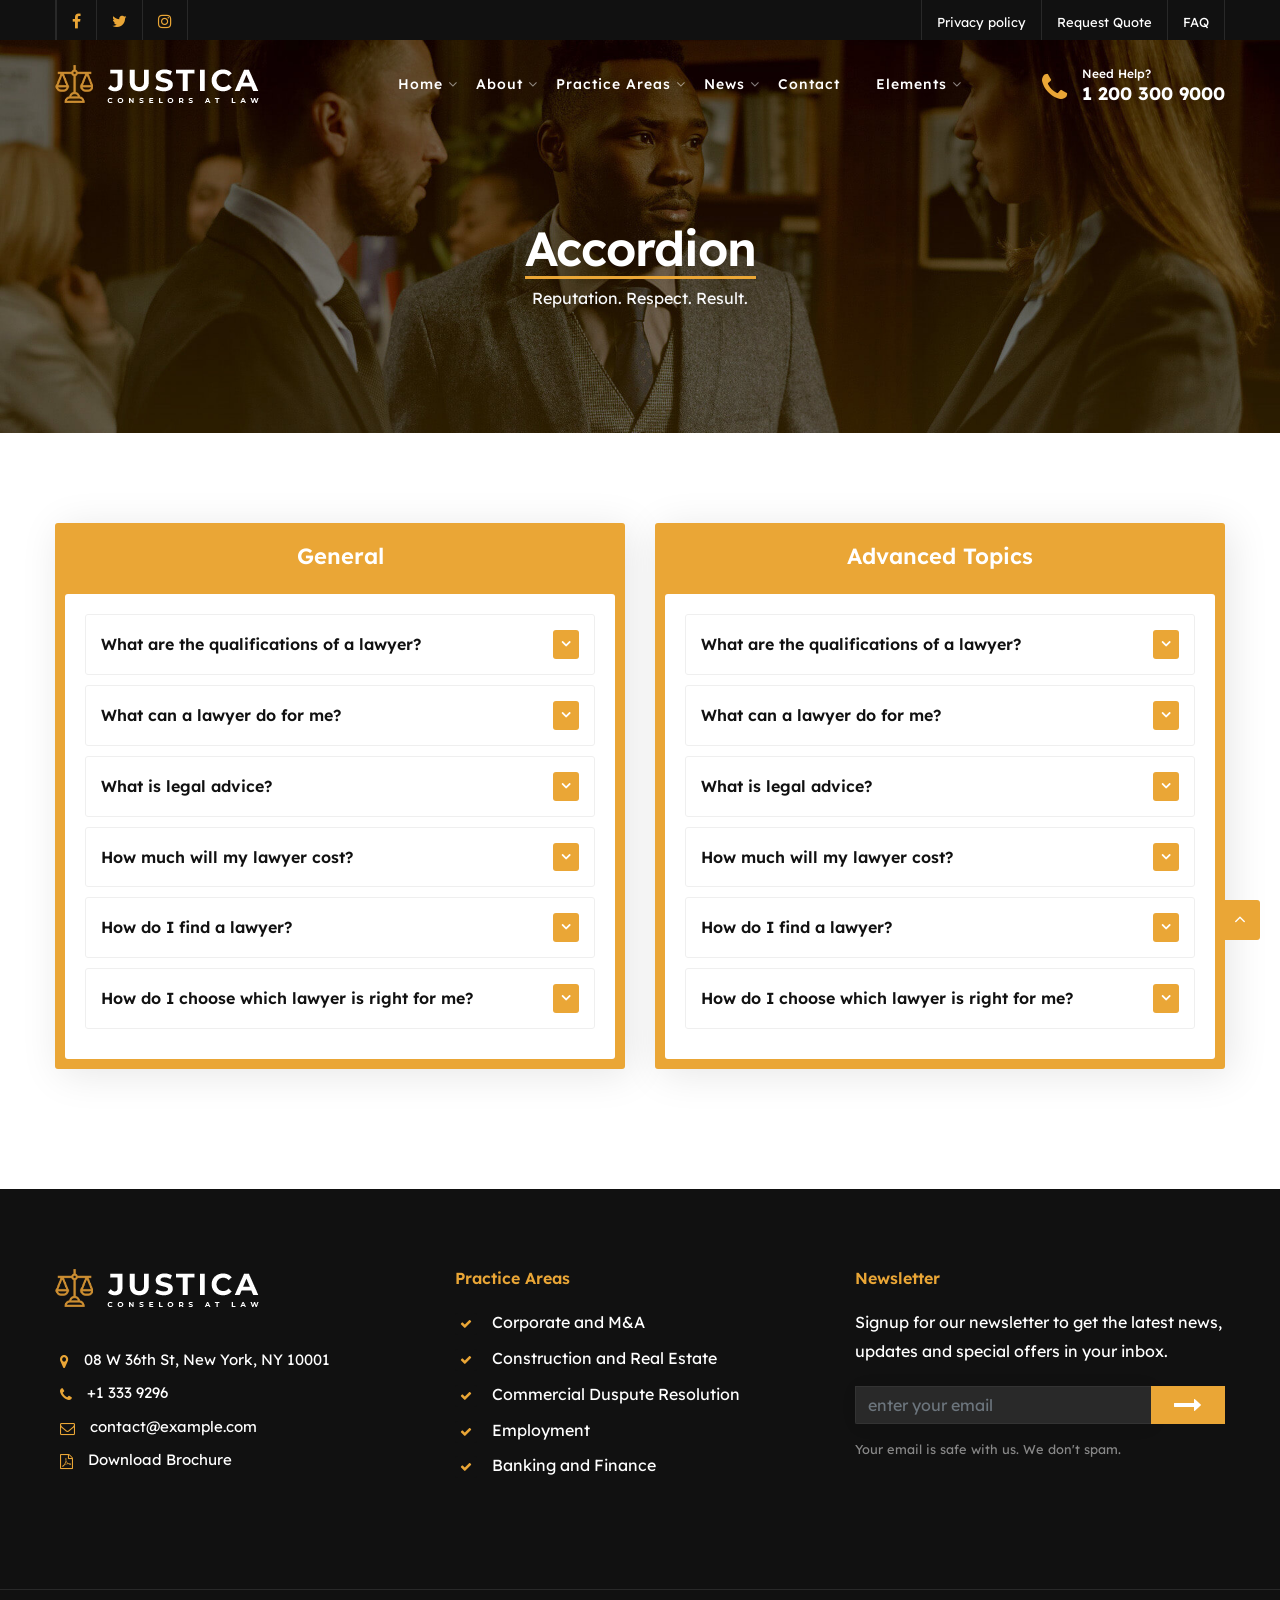
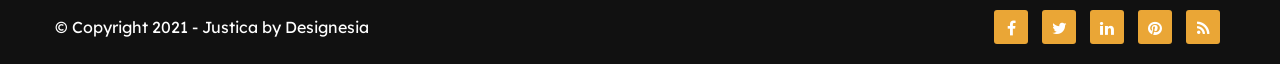
<file: Avemaria/Content/JUSTICA_HTML/accordion.html>
<!DOCTYPE html>
<html lang="zxx">

<head>
    <meta charset="utf-8">
    <title>Justica - Lawyer and Attorney Website Template</title>
    <meta content="width=device-width, initial-scale=1.0" name="viewport">
    <meta content="Justica - Lawyer and Attorney Website Template" name="description">
    <meta content="" name="keywords">
    <meta content="" name="author">
    <!--[if lt IE 9]>
    <script src="js/html5shiv.js"></script>
    <![endif]-->
    <!-- CSS Files
    ================================================== -->
    <link id="bootstrap" href="css/bootstrap.min.css" rel="stylesheet" type="text/css" />
    <link id="bootstrap-grid" href="css/bootstrap-grid.min.css" rel="stylesheet" type="text/css" />
    <link id="bootstrap-reboot" href="css/bootstrap-reboot.min.css" rel="stylesheet" type="text/css" />
    <link href="css/animate.css" rel="stylesheet" type="text/css">
    <link href="css/owl.carousel.css" rel="stylesheet" type="text/css">
    <link href="css/owl.theme.css" rel="stylesheet" type="text/css">
    <link href="css/owl.transitions.css" rel="stylesheet" type="text/css">
    <link href="css/magnific-popup.css" rel="stylesheet" type="text/css">
    <link href="css/jquery.countdown.css" rel="stylesheet" type="text/css">
    <link href="css/style.css" rel="stylesheet" type="text/css">
    <!-- color scheme -->
    <link id="colors" href="css/colors/scheme-01.css" rel="stylesheet" type="text/css">
    <link href="css/coloring.css" rel="stylesheet" type="text/css">
</head>

<body>
    <div id="wrapper">
        <div id="topbar" class="text-white bg-color">
            <div class="container">
                <div class="topbar-left sm-hide">
                    <span class="topbar-widget tb-social">
                        <a href="#"><i class="fa fa-facebook"></i></a>
                        <a href="#"><i class="fa fa-twitter"></i></a>
                        <a href="#"><i class="fa fa-instagram"></i></a>
                    </span>
                </div>
                <div class="topbar-right">
                    <div class="topbar-right">
                        <span class="topbar-widget"><a href="#">Privacy policy</a></span>
                        <span class="topbar-widget"><a href="#">Request Quote</a></span>
                        <span class="topbar-widget"><a href="#">FAQ</a></span>
                    </div>
                </div>
                <div class="clearfix"></div>
            </div>
        </div>
        <!-- header begin -->
        <header class="transparent">
            <div class="container">
                <div class="row">
                    <div class="col-md-12">
                        <div class="de-flex sm-pt10">
                            <div class="de-flex-col">
                                <!-- logo begin -->
                                <div id="logo">
                                    <a href="index.html">
                                        <img alt="" class="logo" src="images/logo-light.png" />
                                        <img alt="" class="logo-2" src="images/logo.png" />
                                    </a>
                                </div>
                                <!-- logo close -->
                            </div>
                            <div class="de-flex-col header-col-mid">
                                <!-- mainmenu begin -->
                                <ul id="mainmenu">
                                    <li><a href="index.html">Home</a>
                                        <ul>
                                            <li><a href="index-6.html">New: Homepage 6</a></li>
                                            <li><a href="index.html">Homepage 1</a></li>
                                            <li><a href="index-2.html">Homepage 2</a></li>
                                            <li><a href="index-3.html">Homepage 3</a></li>
                                            <li><a href="index-4.html">Homepage 4</a></li>
                                            <li><a href="index-5.html">Homepage 5</a></li>
                                        </ul>
                                    </li>
                                    <li><a href="about.html">About</a>
                                        <ul>
                                            <li><a href="about.html">About Us</a></li>
                                            <li><a href="team.html">The Team</a></li>
                                            <li><a href="faq.html">FAQ</a></li>
                                        </ul>
                                    </li>
                                    <li><a href="practice-areas.html">Practice Areas</a>
                                        <ul>
                                            <li><a href="practice-areas.html">Practice Areas 1</a></li>
                                            <li><a href="practice-areas-2.html">Practice Areas 2</a></li>
                                        </ul>
                                    </li>
                                    <li><a href="news.html">News</a>
                                        <ul>
                                            <li><a href="news.html">News List</a></li>
                                            <li><a href="news-single.html">News Single</a></li>
                                        </ul>
                                    </li>
                                    <li><a href="contact.html">Contact</a></li>
                                     <li><a href="#">Elements</a>
                                        <ul>
                                            <li><a href="accordion.html">Accordion</a></li>
                                            <li><a href="alerts.html">Alerts</a></li>
                                            <li><a href="counters.html">Counters</a></li>
                                            <li><a href="faq.html">FAQ</a></li>
                                            <li><a href="gallery.html">Gallery</a></li>
                                            <li><a href="icon-set-1.html">Icon Set 1</a></li>
                                            <li><a href="modal.html">Modal</a></li>
                                            <li><a href="progress-bar.html">Progress Bar</a></li>
                                            <li><a href="tabs.html">Tabs</a></li>
                                            <li><a href="testimonials.html">Testimonials</a></li>
                                        </ul>
                                    </li>
                                </ul>
                                <!-- mainmenu close -->
                            </div>
                            <div class="de-flex-col">
                                <div class="h-phone md-hide"><span>Need&nbsp;Help?</span><i class="fa fa-phone"></i> 1 200 300 9000</div>
                                <span id="menu-btn"></span>
                            </div>
                        </div>
                    </div>
                </div>
            </div>
        </header>
        <!-- header close -->
        <!-- content begin -->
        <div class="no-bottom no-top" id="content">
            <div id="top"></div>
            <!-- section begin -->
            <section id="subheader" class="text-light" data-stellar-background-ratio=".2" data-bgimage="url(images/background/subheader3.jpg) top">
                <div class="center-y relative text-center">
                    <div class="container">
                        <div class="row">
                            <div class="col text-center">
                                <div class="spacer-single"></div>
                                <h1>Accordion</h1>
                                <p>Reputation. Respect. Result.</p>
                            </div>
                            <div class="clearfix"></div>
                        </div>
                    </div>
                </div>
            </section>
            <!-- section close -->
            <section id="section-features">
                <div class="container">
                    <div class="row">
                        <div class="col-md-6 mb30">
                            <div class="box-highlight">
                                <div class="heading text-center text-light">
                                    <h3>General</h3>
                                </div>
                                <div class="content">
                                    <div class="accordion">
                                        <div class="accordion-section">
                                            <div class="accordion-section-title" data-tab="#accordion-1">
                                                What are the qualifications of a lawyer?
                                            </div>
                                            <div class="accordion-section-content" id="accordion-1">
                                                <p>At vero eos et accusamus et iusto odio dignissimos ducimus qui blanditiis praesentium voluptatum deleniti atque corrupti quos dolores et quas molestias excepturi sint occaecati cupiditate non provident, similique sunt in culpa qui officia deserunt mollitia animi, id est laborum et dolorum fuga. Et harum quidem rerum facilis est et expedita distinctio.</p>
                                            </div>
                                            <div class="accordion-section-title" data-tab="#accordion-2">
                                                What can a lawyer do for me?
                                            </div>
                                            <div class="accordion-section-content" id="accordion-2">
                                                <p>At vero eos et accusamus et iusto odio dignissimos ducimus qui blanditiis praesentium voluptatum deleniti atque corrupti quos dolores et quas molestias excepturi sint occaecati cupiditate non provident, similique sunt in culpa qui officia deserunt mollitia animi, id est laborum et dolorum fuga. Et harum quidem rerum facilis est et expedita distinctio.</p>
                                            </div>
                                            <div class="accordion-section-title" data-tab="#accordion-3">
                                                What is legal advice?
                                            </div>
                                            <div class="accordion-section-content" id="accordion-3">
                                                <p>At vero eos et accusamus et iusto odio dignissimos ducimus qui blanditiis praesentium voluptatum deleniti atque corrupti quos dolores et quas molestias excepturi sint occaecati cupiditate non provident, similique sunt in culpa qui officia deserunt mollitia animi, id est laborum et dolorum fuga. Et harum quidem rerum facilis est et expedita distinctio.</p>
                                            </div>
                                            <div class="accordion-section-title" data-tab="#accordion-4">
                                                How much will my lawyer cost?
                                            </div>
                                            <div class="accordion-section-content" id="accordion-4">
                                                <p>At vero eos et accusamus et iusto odio dignissimos ducimus qui blanditiis praesentium voluptatum deleniti atque corrupti quos dolores et quas molestias excepturi sint occaecati cupiditate non provident, similique sunt in culpa qui officia deserunt mollitia animi, id est laborum et dolorum fuga. Et harum quidem rerum facilis est et expedita distinctio.</p>
                                            </div>
                                            <div class="accordion-section-title" data-tab="#accordion-5">
                                                How do I find a lawyer?
                                            </div>
                                            <div class="accordion-section-content" id="accordion-5">
                                                <p>At vero eos et accusamus et iusto odio dignissimos ducimus qui blanditiis praesentium voluptatum deleniti atque corrupti quos dolores et quas molestias excepturi sint occaecati cupiditate non provident, similique sunt in culpa qui officia deserunt mollitia animi, id est laborum et dolorum fuga. Et harum quidem rerum facilis est et expedita distinctio.</p>
                                            </div>
                                            <div class="accordion-section-title" data-tab="#accordion-6">
                                                How do I choose which lawyer is right for me? 
                                            </div>
                                            <div class="accordion-section-content" id="accordion-6">
                                                <p>At vero eos et accusamus et iusto odio dignissimos ducimus qui blanditiis praesentium voluptatum deleniti atque corrupti quos dolores et quas molestias excepturi sint occaecati cupiditate non provident, similique sunt in culpa qui officia deserunt mollitia animi, id est laborum et dolorum fuga. Et harum quidem rerum facilis est et expedita distinctio.</p>
                                            </div>
                                        </div>
                                    </div>
                                </div>
                            </div>
                        </div>
                        <div class="col-md-6 mb30">
                            <div class="box-highlight s2">
                                <div class="heading text-center text-light">
                                    <h3>Advanced Topics</h3>
                                </div>
                                <div class="content">
                                    <div class="accordion">
                                        <div class="accordion-section">
                                            <div class="accordion-section-title" data-tab="#accordion-b-1">
                                                What are the qualifications of a lawyer?
                                            </div>
                                            <div class="accordion-section-content" id="accordion-b-1">
                                                <p>At vero eos et accusamus et iusto odio dignissimos ducimus qui blanditiis praesentium voluptatum deleniti atque corrupti quos dolores et quas molestias excepturi sint occaecati cupiditate non provident, similique sunt in culpa qui officia deserunt mollitia animi, id est laborum et dolorum fuga. Et harum quidem rerum facilis est et expedita distinctio.</p>
                                            </div>
                                            <div class="accordion-section-title" data-tab="#accordion-b-2">
                                                What can a lawyer do for me?
                                            </div>
                                            <div class="accordion-section-content" id="accordion-b-2">
                                                <p>At vero eos et accusamus et iusto odio dignissimos ducimus qui blanditiis praesentium voluptatum deleniti atque corrupti quos dolores et quas molestias excepturi sint occaecati cupiditate non provident, similique sunt in culpa qui officia deserunt mollitia animi, id est laborum et dolorum fuga. Et harum quidem rerum facilis est et expedita distinctio.</p>
                                            </div>
                                            <div class="accordion-section-title" data-tab="#accordion-b-3">
                                                What is legal advice?
                                            </div>
                                            <div class="accordion-section-content" id="accordion-b-3">
                                                <p>At vero eos et accusamus et iusto odio dignissimos ducimus qui blanditiis praesentium voluptatum deleniti atque corrupti quos dolores et quas molestias excepturi sint occaecati cupiditate non provident, similique sunt in culpa qui officia deserunt mollitia animi, id est laborum et dolorum fuga. Et harum quidem rerum facilis est et expedita distinctio.</p>
                                            </div>
                                            <div class="accordion-section-title" data-tab="#accordion-b-4">
                                                How much will my lawyer cost?
                                            </div>
                                            <div class="accordion-section-content" id="accordion-b-4">
                                                <p>At vero eos et accusamus et iusto odio dignissimos ducimus qui blanditiis praesentium voluptatum deleniti atque corrupti quos dolores et quas molestias excepturi sint occaecati cupiditate non provident, similique sunt in culpa qui officia deserunt mollitia animi, id est laborum et dolorum fuga. Et harum quidem rerum facilis est et expedita distinctio.</p>
                                            </div>
                                            <div class="accordion-section-title" data-tab="#accordion-b-5">
                                                How do I find a lawyer?
                                            </div>
                                            <div class="accordion-section-content" id="accordion-b-5">
                                                <p>At vero eos et accusamus et iusto odio dignissimos ducimus qui blanditiis praesentium voluptatum deleniti atque corrupti quos dolores et quas molestias excepturi sint occaecati cupiditate non provident, similique sunt in culpa qui officia deserunt mollitia animi, id est laborum et dolorum fuga. Et harum quidem rerum facilis est et expedita distinctio.</p>
                                            </div>
                                            <div class="accordion-section-title" data-tab="#accordion-b-6">
                                                How do I choose which lawyer is right for me? 
                                            </div>
                                            <div class="accordion-section-content" id="accordion-b-6">
                                                <p>At vero eos et accusamus et iusto odio dignissimos ducimus qui blanditiis praesentium voluptatum deleniti atque corrupti quos dolores et quas molestias excepturi sint occaecati cupiditate non provident, similique sunt in culpa qui officia deserunt mollitia animi, id est laborum et dolorum fuga. Et harum quidem rerum facilis est et expedita distinctio.</p>
                                            </div>
                                        </div>
                                    </div>
                                </div>
                            </div>
                        </div>
                    </div>
                </div>
            </section>
        </div>
        <!-- content close -->
        <a href="#" id="back-to-top"></a>
        <!-- footer begin -->
        <footer>
            <div class="container">
                <div class="row">
                    <div class="col-lg-4">
                        <div class="widget">
                            <a href="index.html"><img alt="" class="img-fluid mb20" src="images/logo-light.png"></a>
                            <address class="s1">
                                <span><i class="id-color fa fa-map-marker fa-lg"></i>08 W 36th St, New York, NY 10001</span>
                                <span><i class="id-color fa fa-phone fa-lg"></i>+1 333 9296</span>
                                <span><i class="id-color fa fa-envelope-o fa-lg"></i><a href="mailto:contact@example.com">contact@example.com</a></span>
                                <span><i class="id-color fa fa-file-pdf-o fa-lg"></i><a href="#">Download Brochure</a></span>
                            </address>
                        </div>
                    </div>
                    <div class="col-md-4">
                        <h5 class="id-color mb20">Practice Areas</h5>
                        <ul class="ul-style-2">
                            <li>Corporate and M&A</li>
                            <li>Construction and Real Estate</li>
                            <li>Commercial Duspute Resolution</li>
                            <li>Employment</li>
                            <li>Banking and Finance</li>
                        </ul>
                    </div>
                    <div class="col-lg-4">
                        <div class="widget">
                            <h5 class="id-color">Newsletter</h5>
                            <p>Signup for our newsletter to get the latest news, updates and special offers in your inbox.</p>
                            <form action="blank.php" class="row" id="form_subscribe" method="post" name="form_subscribe">
                                <div class="col text-center">
                                    <input class="form-control" id="name_1" name="name_1" placeholder="enter your email" type="text" /> <a href="#" id="btn-submit"><i class="fa fa-long-arrow-right"></i></a>
                                    <div class="clearfix"></div>
                                </div>
                            </form>
                            <div class="spacer-10"></div>
                            <small>Your email is safe with us. We don't spam.</small>
                        </div>
                    </div>
                </div>
            </div>
            <div class="subfooter">
                <div class="container">
                    <div class="row">
                        <div class="col-md-12">
                            <div class="de-flex">
                                <div class="de-flex-col">
                                    &copy; Copyright 2021 - Justica by Designesia
                                </div>
                                <div class="de-flex-col">
                                    <div class="social-icons">
                                        <a href="#"><i class="fa fa-facebook fa-lg"></i></a>
                                        <a href="#"><i class="fa fa-twitter fa-lg"></i></a>
                                        <a href="#"><i class="fa fa-linkedin fa-lg"></i></a>
                                        <a href="#"><i class="fa fa-pinterest fa-lg"></i></a>
                                        <a href="#"><i class="fa fa-rss fa-lg"></i></a>
                                    </div>
                                </div>
                            </div>
                        </div>
                    </div>
                </div>
            </div>
        </footer>
        <!-- footer close -->
        <div id="preloader">
            <div class="spinner">
                <div class="bounce1"></div>
                <div class="bounce2"></div>
                <div class="bounce3"></div>
            </div>
        </div>
    </div>
    
    <!-- Javascript Files
    ================================================== -->
    <script src="js/jquery.min.js"></script>
    <script src="js/bootstrap.min.js"></script>
    <script src="js/wow.min.js"></script>
    <script src="js/jquery.isotope.min.js"></script>
    <script src="js/easing.js"></script>
    <script src="js/owl.carousel.js"></script>
    <script src="js/validation.js"></script>
    <script src="js/jquery.magnific-popup.min.js"></script>
    <script src="js/enquire.min.js"></script>
    <script src="js/jquery.stellar.min.js"></script>
    <script src="js/jquery.plugin.js"></script>
    <script src="js/typed.js"></script>
    <script src="js/jquery.countTo.js"></script>
    <script src="js/jquery.countdown.js"></script>
    <script src="js/designesia.js"></script>
</body>

</html>
</file>
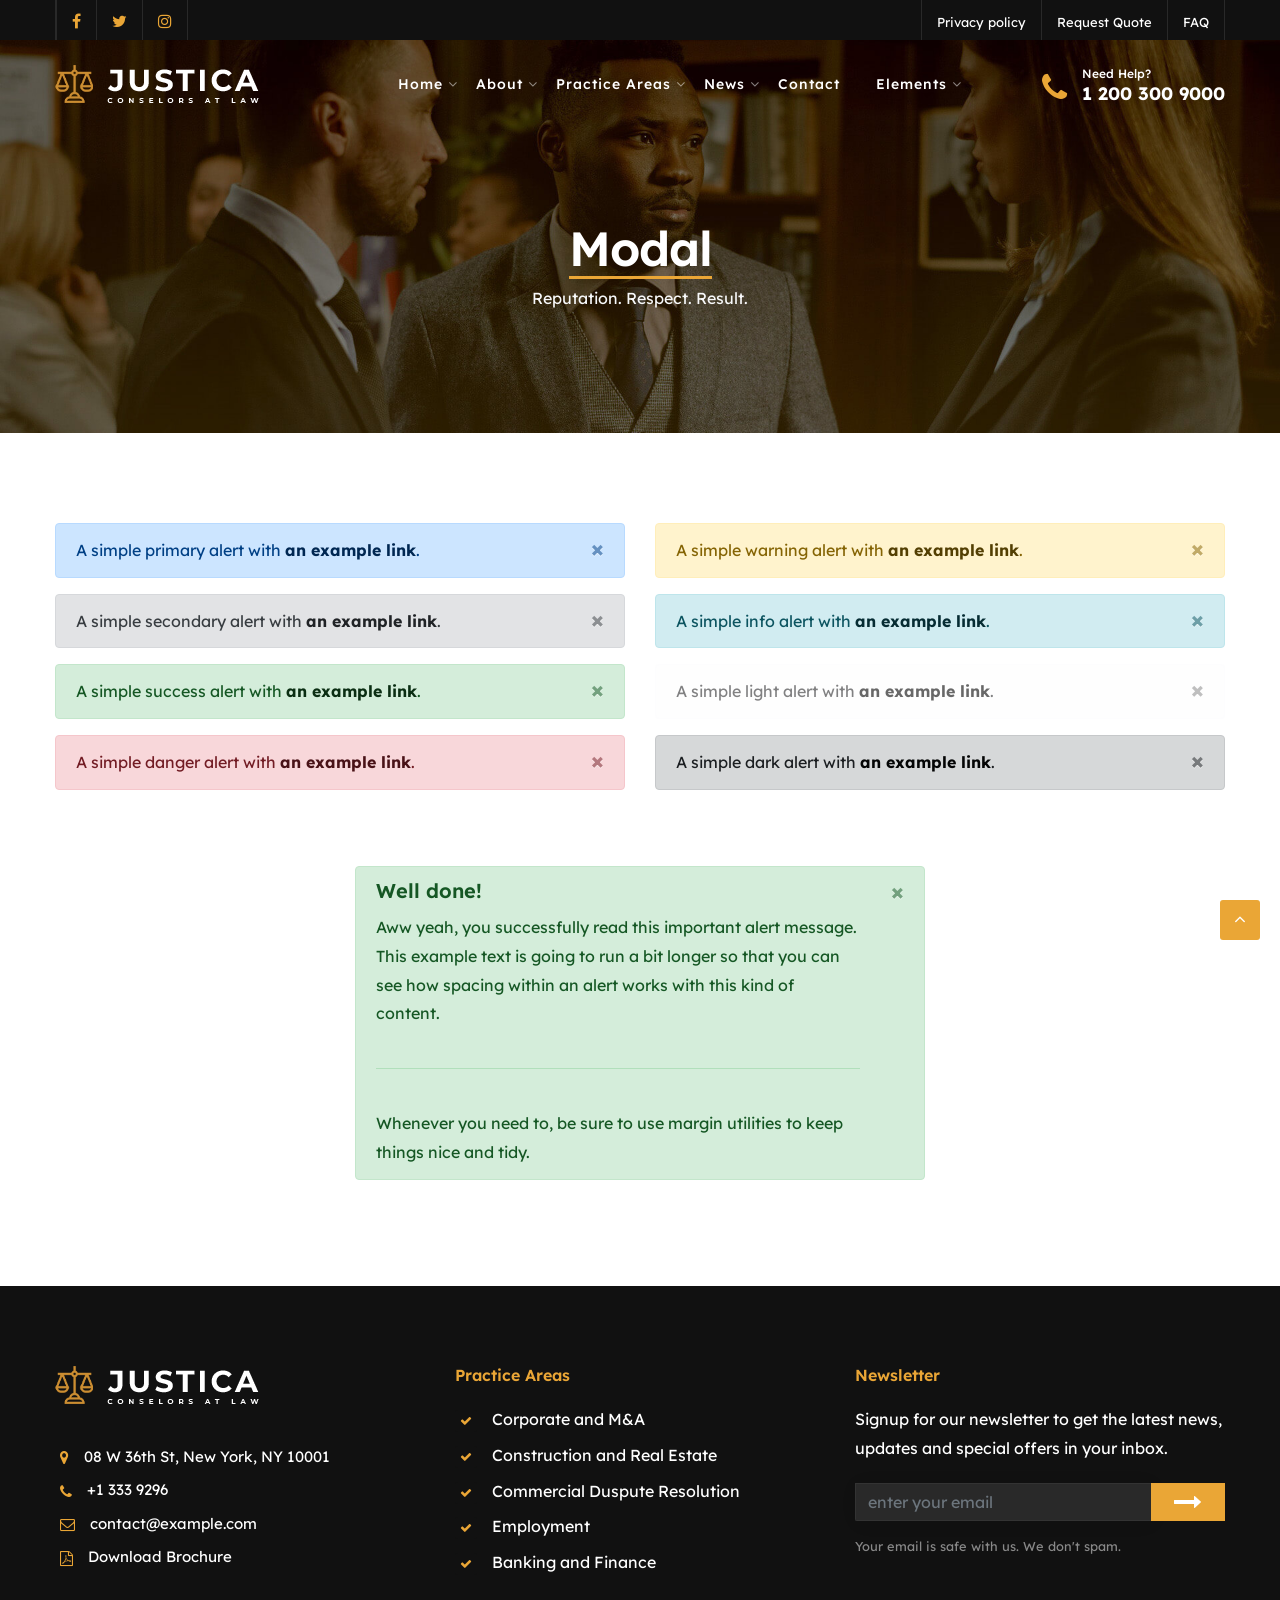
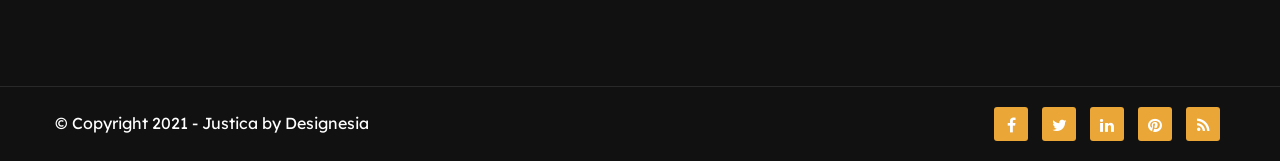
<file: Avemaria/Content/JUSTICA_HTML/alerts.html>
<!DOCTYPE html>
<html lang="zxx">

<head>
    <meta charset="utf-8">
    <title>Justica - Lawyer and Attorney Website Template</title>
    <meta content="width=device-width, initial-scale=1.0" name="viewport">
    <meta content="Justica - Lawyer and Attorney Website Template" name="description">
    <meta content="" name="keywords">
    <meta content="" name="author">
    <!--[if lt IE 9]>
    <script src="js/html5shiv.js"></script>
    <![endif]-->
    <!-- CSS Files
    ================================================== -->
    <link id="bootstrap" href="css/bootstrap.min.css" rel="stylesheet" type="text/css" />
    <link id="bootstrap-grid" href="css/bootstrap-grid.min.css" rel="stylesheet" type="text/css" />
    <link id="bootstrap-reboot" href="css/bootstrap-reboot.min.css" rel="stylesheet" type="text/css" />
    <link href="css/animate.css" rel="stylesheet" type="text/css">
    <link href="css/owl.carousel.css" rel="stylesheet" type="text/css">
    <link href="css/owl.theme.css" rel="stylesheet" type="text/css">
    <link href="css/owl.transitions.css" rel="stylesheet" type="text/css">
    <link href="css/magnific-popup.css" rel="stylesheet" type="text/css">
    <link href="css/jquery.countdown.css" rel="stylesheet" type="text/css">
    <link href="css/style.css" rel="stylesheet" type="text/css">
    <!-- color scheme -->
    <link id="colors" href="css/colors/scheme-01.css" rel="stylesheet" type="text/css">
    <link href="css/coloring.css" rel="stylesheet" type="text/css">
</head>

<body>
    <div id="wrapper">
        <div id="topbar" class="text-white bg-color">
            <div class="container">
                <div class="topbar-left sm-hide">
                    <span class="topbar-widget tb-social">
                        <a href="#"><i class="fa fa-facebook"></i></a>
                        <a href="#"><i class="fa fa-twitter"></i></a>
                        <a href="#"><i class="fa fa-instagram"></i></a>
                    </span>
                </div>
                <div class="topbar-right">
                    <div class="topbar-right">
                        <span class="topbar-widget"><a href="#">Privacy policy</a></span>
                        <span class="topbar-widget"><a href="#">Request Quote</a></span>
                        <span class="topbar-widget"><a href="#">FAQ</a></span>
                    </div>
                </div>
                <div class="clearfix"></div>
            </div>
        </div>
        <!-- header begin -->
        <header class="transparent">
            <div class="container">
                <div class="row">
                    <div class="col-md-12">
                        <div class="de-flex sm-pt10">
                            <div class="de-flex-col">
                                <!-- logo begin -->
                                <div id="logo">
                                    <a href="index.html">
                                        <img alt="" class="logo" src="images/logo-light.png" />
                                        <img alt="" class="logo-2" src="images/logo.png" />
                                    </a>
                                </div>
                                <!-- logo close -->
                            </div>
                            <div class="de-flex-col header-col-mid">
                                <!-- mainmenu begin -->
                                <ul id="mainmenu">
                                    <li><a href="index.html">Home</a>
                                        <ul>
                                            <li><a href="index-6.html">New: Homepage 6</a></li>
                                            <li><a href="index.html">Homepage 1</a></li>
                                            <li><a href="index-2.html">Homepage 2</a></li>
                                            <li><a href="index-3.html">Homepage 3</a></li>
                                            <li><a href="index-4.html">Homepage 4</a></li>
                                            <li><a href="index-5.html">Homepage 5</a></li>
                                        </ul>
                                    </li>
                                    <li><a href="about.html">About</a>
                                        <ul>
                                            <li><a href="about.html">About Us</a></li>
                                            <li><a href="team.html">The Team</a></li>
                                            <li><a href="faq.html">FAQ</a></li>
                                        </ul>
                                    </li>
                                    <li><a href="practice-areas.html">Practice Areas</a>
                                        <ul>
                                            <li><a href="practice-areas.html">Practice Areas 1</a></li>
                                            <li><a href="practice-areas-2.html">Practice Areas 2</a></li>
                                        </ul>
                                    </li>
                                    <li><a href="news.html">News</a>
                                        <ul>
                                            <li><a href="news.html">News List</a></li>
                                            <li><a href="news-single.html">News Single</a></li>
                                        </ul>
                                    </li>
                                    <li><a href="contact.html">Contact</a></li>
                                     <li><a href="#">Elements</a>
                                        <ul>
                                            <li><a href="accordion.html">Accordion</a></li>
                                            <li><a href="alerts.html">Alerts</a></li>
                                            <li><a href="counters.html">Counters</a></li>
                                            <li><a href="faq.html">FAQ</a></li>
                                            <li><a href="gallery.html">Gallery</a></li>
                                            <li><a href="icon-set-1.html">Icon Set 1</a></li>
                                            <li><a href="modal.html">Modal</a></li>
                                            <li><a href="progress-bar.html">Progress Bar</a></li>
                                            <li><a href="tabs.html">Tabs</a></li>
                                            <li><a href="testimonials.html">Testimonials</a></li>
                                        </ul>
                                    </li>
                                </ul>
                                <!-- mainmenu close -->
                            </div>
                            <div class="de-flex-col">
                                <div class="h-phone md-hide"><span>Need&nbsp;Help?</span><i class="fa fa-phone"></i> 1 200 300 9000</div>
                                <span id="menu-btn"></span>
                            </div>
                        </div>
                    </div>
                </div>
            </div>
        </header>
        <!-- header close -->
        <!-- content begin -->
        <div class="no-bottom no-top" id="content">
            <div id="top"></div>
            <!-- section begin -->
            <section id="subheader" class="text-light" data-stellar-background-ratio=".2" data-bgimage="url(images/background/subheader3.jpg) top">
                <div class="center-y relative text-center">
                    <div class="container">
                        <div class="row">
                            <div class="col text-center">
                                <div class="spacer-single"></div>
                                <h1>Modal</h1>
                                <p>Reputation. Respect. Result.</p>
                            </div>
                            <div class="clearfix"></div>
                        </div>
                    </div>
                </div>
            </section>
            <!-- section begin -->
            <section aria-label="section">
                <div class="container">
                    <div class="row">
                        <div class="col-md-6">
                            
                            <div class="alert alert-primary alert-dismissible fade show" role="alert">
                              A simple primary alert with <a href="#" class="alert-link">an example link</a>.
                              <button type="button" class="close" data-dismiss="alert" aria-label="Close">
                                <span aria-hidden="true">&times;</span>
                              </button>
                            </div>
                            <div class="alert alert-secondary alert-dismissible fade show" role="alert">
                              A simple secondary alert with <a href="#" class="alert-link">an example link</a>.
                              <button type="button" class="close" data-dismiss="alert" aria-label="Close">
                                <span aria-hidden="true">&times;</span>
                              </button>
                            </div>
                            <div class="alert alert-success alert-dismissible fade show" role="alert">
                              A simple success alert with <a href="#" class="alert-link">an example link</a>.
                              <button type="button" class="close" data-dismiss="alert" aria-label="Close">
                                <span aria-hidden="true">&times;</span>
                              </button>
                            </div>
                            <div class="alert alert-danger alert-dismissible fade show" role="alert">
                              A simple danger alert with <a href="#" class="alert-link">an example link</a>.
                              <button type="button" class="close" data-dismiss="alert" aria-label="Close">
                                <span aria-hidden="true">&times;</span>
                              </button>
                            </div>
                            
                        </div>
                        
                        <div class="col-md-6">
                        
                            <div class="alert alert-warning alert-dismissible fade show" role="alert">
                              A simple warning alert with <a href="#" class="alert-link">an example link</a>.
                              <button type="button" class="close" data-dismiss="alert" aria-label="Close">
                                <span aria-hidden="true">&times;</span>
                              </button>
                            </div>
                            <div class="alert alert-info alert-dismissible fade show" role="alert">
                              A simple info alert with <a href="#" class="alert-link">an example link</a>.
                              <button type="button" class="close" data-dismiss="alert" aria-label="Close">
                                <span aria-hidden="true">&times;</span>
                              </button>
                            </div>
                            <div class="alert alert-light alert-dismissible fade show" role="alert">
                              A simple light alert with <a href="#" class="alert-link">an example link</a>.
                              <button type="button" class="close" data-dismiss="alert" aria-label="Close">
                                <span aria-hidden="true">&times;</span>
                              </button>
                            </div>
                            <div class="alert alert-dark alert-dismissible fade show" role="alert">
                              A simple dark alert with <a href="#" class="alert-link">an example link</a>.
                              <button type="button" class="close" data-dismiss="alert" aria-label="Close">
                                <span aria-hidden="true">&times;</span>
                              </button>
                            </div>                          
                            
                        </div>
                        
                        <div class="spacer-double"></div>
                        
                        <div class="col-md-6 offset-md-3">
                            
                            <div class="alert alert-success alert-dismissible fade show" role="alert">
                              <h4 class="alert-heading">Well done!</h4>
                              <p>Aww yeah, you successfully read this important alert message. This example text is going to run a bit longer so that you can see how spacing within an alert works with this kind of content.</p>
                              <hr>
                              <p class="mb-0">Whenever you need to, be sure to use margin utilities to keep things nice and tidy.</p>
                              <button type="button" class="close" data-dismiss="alert" aria-label="Close">
                                <span aria-hidden="true">&times;</span>
                              </button>
                            </div>
                            
                            
                        </div>

                    </div>
                </div>
            </section>
            <!-- section close -->
        </div>
        <!-- content close -->
        <a href="#" id="back-to-top"></a>
        <!-- footer begin -->
        <footer>
            <div class="container">
                <div class="row">
                    <div class="col-lg-4">
                        <div class="widget">
                            <a href="index.html"><img alt="" class="img-fluid mb20" src="images/logo-light.png"></a>
                            <address class="s1">
                                <span><i class="id-color fa fa-map-marker fa-lg"></i>08 W 36th St, New York, NY 10001</span>
                                <span><i class="id-color fa fa-phone fa-lg"></i>+1 333 9296</span>
                                <span><i class="id-color fa fa-envelope-o fa-lg"></i><a href="mailto:contact@example.com">contact@example.com</a></span>
                                <span><i class="id-color fa fa-file-pdf-o fa-lg"></i><a href="#">Download Brochure</a></span>
                            </address>
                        </div>
                    </div>
                    <div class="col-md-4">
                        <h5 class="id-color mb20">Practice Areas</h5>
                        <ul class="ul-style-2">
                            <li>Corporate and M&A</li>
                            <li>Construction and Real Estate</li>
                            <li>Commercial Duspute Resolution</li>
                            <li>Employment</li>
                            <li>Banking and Finance</li>
                        </ul>
                    </div>
                    <div class="col-lg-4">
                        <div class="widget">
                            <h5 class="id-color">Newsletter</h5>
                            <p>Signup for our newsletter to get the latest news, updates and special offers in your inbox.</p>
                            <form action="blank.php" class="row" id="form_subscribe" method="post" name="form_subscribe">
                                <div class="col text-center">
                                    <input class="form-control" id="name_1" name="name_1" placeholder="enter your email" type="text" /> <a href="#" id="btn-submit"><i class="fa fa-long-arrow-right"></i></a>
                                    <div class="clearfix"></div>
                                </div>
                            </form>
                            <div class="spacer-10"></div>
                            <small>Your email is safe with us. We don't spam.</small>
                        </div>
                    </div>
                </div>
            </div>
            <div class="subfooter">
                <div class="container">
                    <div class="row">
                        <div class="col-md-12">
                            <div class="de-flex">
                                <div class="de-flex-col">
                                    &copy; Copyright 2021 - Justica by Designesia
                                </div>
                                <div class="de-flex-col">
                                    <div class="social-icons">
                                        <a href="#"><i class="fa fa-facebook fa-lg"></i></a>
                                        <a href="#"><i class="fa fa-twitter fa-lg"></i></a>
                                        <a href="#"><i class="fa fa-linkedin fa-lg"></i></a>
                                        <a href="#"><i class="fa fa-pinterest fa-lg"></i></a>
                                        <a href="#"><i class="fa fa-rss fa-lg"></i></a>
                                    </div>
                                </div>
                            </div>
                        </div>
                    </div>
                </div>
            </div>
        </footer>
        <!-- footer close -->
        <div id="preloader">
            <div class="spinner">
                <div class="bounce1"></div>
                <div class="bounce2"></div>
                <div class="bounce3"></div>
            </div>
        </div>
    </div>
    
    <!-- Javascript Files
    ================================================== -->
    <script src="js/jquery.min.js"></script>
    <script src="js/bootstrap.min.js"></script>
    <script src="js/wow.min.js"></script>
    <script src="js/jquery.isotope.min.js"></script>
    <script src="js/easing.js"></script>
    <script src="js/owl.carousel.js"></script>
    <script src="js/validation.js"></script>
    <script src="js/jquery.magnific-popup.min.js"></script>
    <script src="js/enquire.min.js"></script>
    <script src="js/jquery.stellar.min.js"></script>
    <script src="js/jquery.plugin.js"></script>
    <script src="js/typed.js"></script>
    <script src="js/jquery.countTo.js"></script>
    <script src="js/jquery.countdown.js"></script>
    <script src="js/designesia.js"></script>
</body>

</html>
</file>
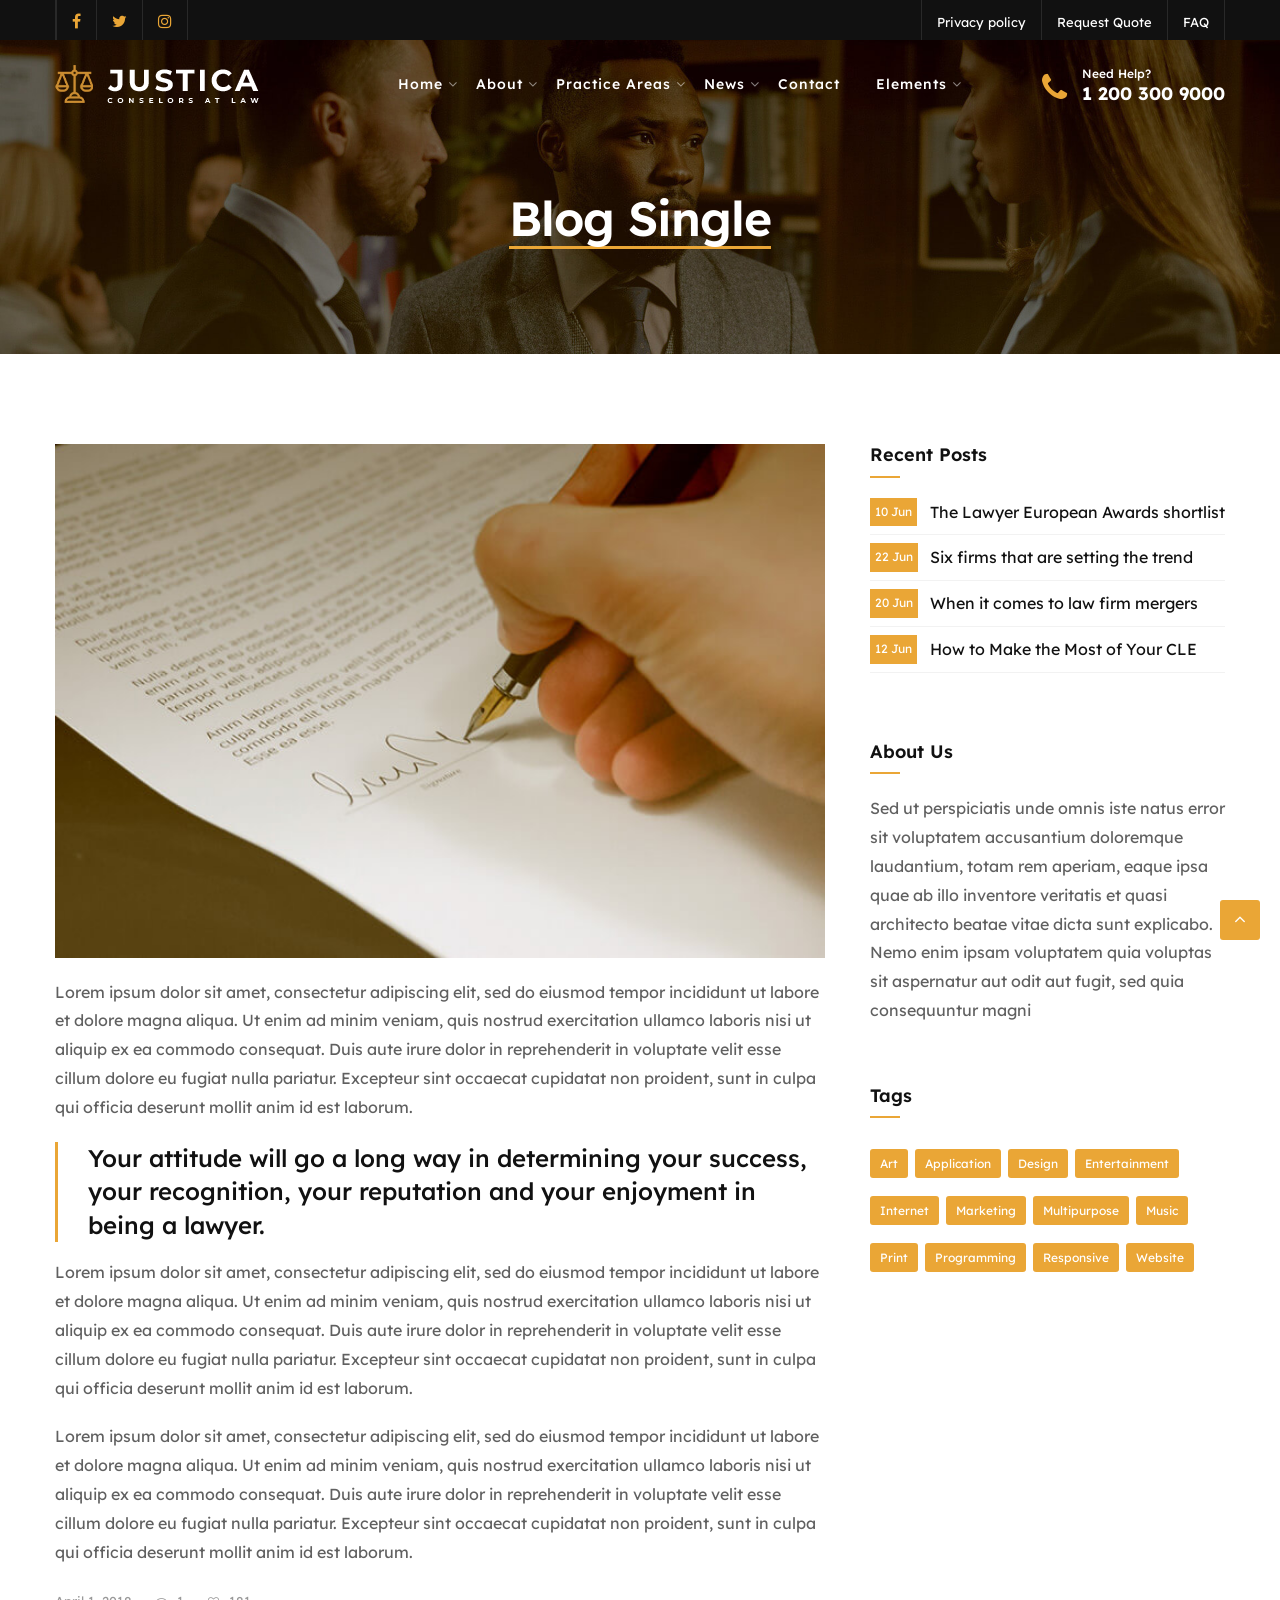
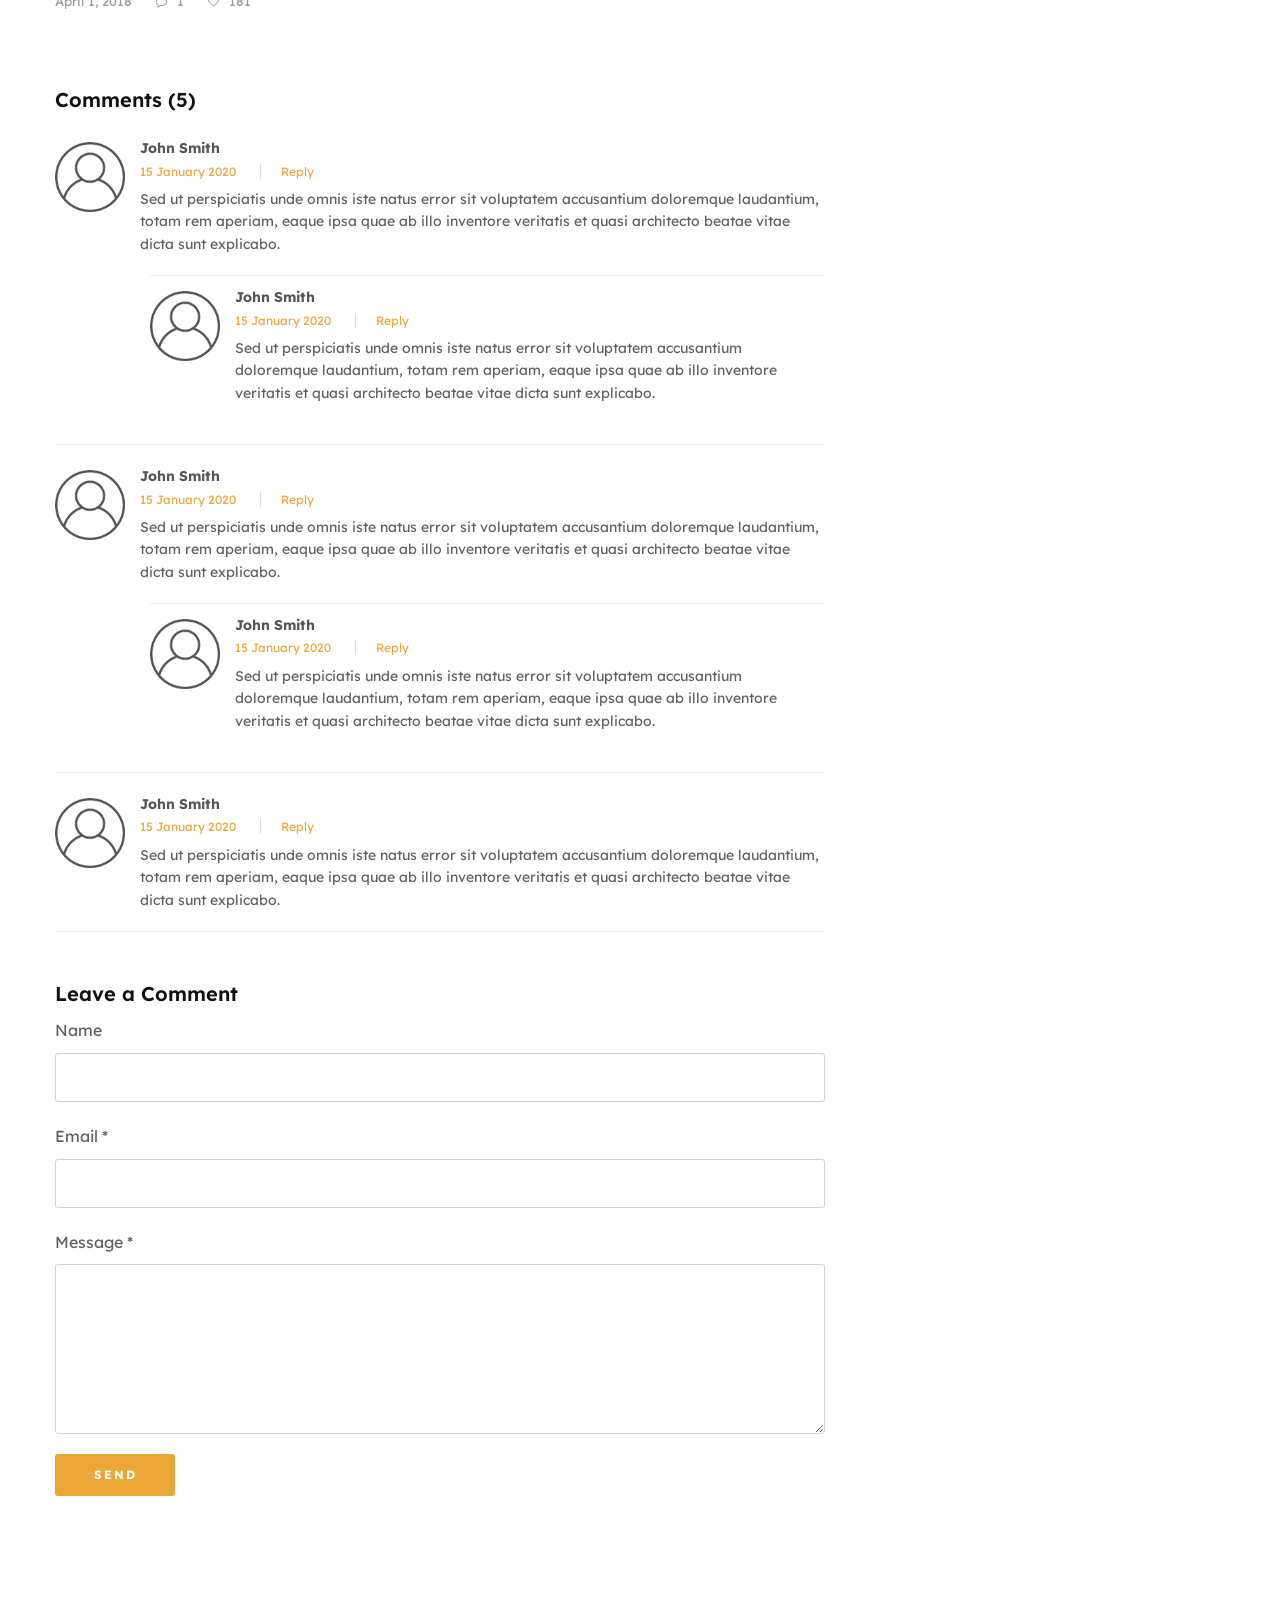
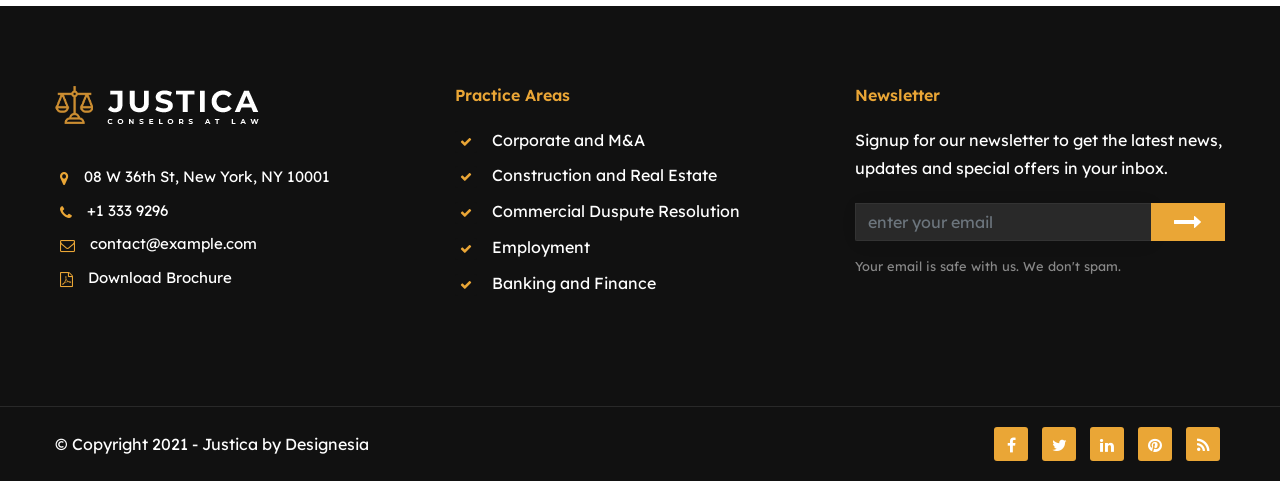
<file: Avemaria/Content/JUSTICA_HTML/blog-single.html>
<!DOCTYPE html>
<html lang="zxx">

<head>
    <meta charset="utf-8">
    <title>Justica - Lawyer and Attorney Website Template</title>
    <meta content="width=device-width, initial-scale=1.0" name="viewport">
    <meta content="Justica - Lawyer and Attorney Website Template" name="description">
    <meta content="" name="keywords">
    <meta content="" name="author">
    <!--[if lt IE 9]>
    <script src="js/html5shiv.js"></script>
    <![endif]-->
    <!-- CSS Files
    ================================================== -->
    <link id="bootstrap" href="css/bootstrap.min.css" rel="stylesheet" type="text/css" />
    <link id="bootstrap-grid" href="css/bootstrap-grid.min.css" rel="stylesheet" type="text/css" />
    <link id="bootstrap-reboot" href="css/bootstrap-reboot.min.css" rel="stylesheet" type="text/css" />
    <link href="css/animate.css" rel="stylesheet" type="text/css">
    <link href="css/owl.carousel.css" rel="stylesheet" type="text/css">
    <link href="css/owl.theme.css" rel="stylesheet" type="text/css">
    <link href="css/owl.transitions.css" rel="stylesheet" type="text/css">
    <link href="css/magnific-popup.css" rel="stylesheet" type="text/css">
    <link href="css/jquery.countdown.css" rel="stylesheet" type="text/css">
    <link href="css/style.css" rel="stylesheet" type="text/css">
    <!-- color scheme -->
    <link id="colors" href="css/colors/scheme-01.css" rel="stylesheet" type="text/css">
    <link href="css/coloring.css" rel="stylesheet" type="text/css">
</head>

<body>
    <div id="wrapper">
        <div id="topbar" class="text-white bg-color">
            <div class="container">
                <div class="topbar-left sm-hide">
                    <span class="topbar-widget tb-social">
                        <a href="#"><i class="fa fa-facebook"></i></a>
                        <a href="#"><i class="fa fa-twitter"></i></a>
                        <a href="#"><i class="fa fa-instagram"></i></a>
                    </span>
                </div>
                <div class="topbar-right">
                    <div class="topbar-right">
                        <span class="topbar-widget"><a href="#">Privacy policy</a></span>
                        <span class="topbar-widget"><a href="#">Request Quote</a></span>
                        <span class="topbar-widget"><a href="#">FAQ</a></span>
                    </div>
                </div>
                <div class="clearfix"></div>
            </div>
        </div>
        <!-- header begin -->
        <header class="transparent scroll-light">
            <div class="container">
                <div class="row">
                    <div class="col-md-12">
                        <div class="de-flex sm-pt10">
                            <div class="de-flex-col">
                                <!-- logo begin -->
                                <div id="logo">
                                    <a href="index.html">
                                        <img alt="" class="logo" src="images/logo-light.png" />
                                        <img alt="" class="logo-2" src="images/logo.png" />
                                    </a>
                                </div>
                                <!-- logo close -->
                            </div>
                            <div class="de-flex-col header-col-mid">
                                <!-- mainmenu begin -->
                                <ul id="mainmenu">
                                    <li><a href="index.html">Home</a>
                                        <ul>
                                            <li><a href="index-6.html">New: Homepage 6</a></li>
                                            <li><a href="index.html">Homepage 1</a></li>
                                            <li><a href="index-2.html">Homepage 2</a></li>
                                            <li><a href="index-3.html">Homepage 3</a></li>
                                            <li><a href="index-4.html">Homepage 4</a></li>
                                            <li><a href="index-5.html">Homepage 5</a></li>
                                        </ul>
                                    </li>
                                    <li><a href="about.html">About</a>
                                        <ul>
                                            <li><a href="about.html">About Us</a></li>
                                            <li><a href="team.html">The Team</a></li>
                                            <li><a href="faq.html">FAQ</a></li>
                                        </ul>
                                    </li>
                                    <li><a href="practice-areas.html">Practice Areas</a>
                                        <ul>
                                            <li><a href="practice-areas.html">Practice Areas 1</a></li>
                                            <li><a href="practice-areas-2.html">Practice Areas 2</a></li>
                                        </ul>
                                    </li>
                                    <li><a href="news.html">News</a>
                                        <ul>
                                            <li><a href="news.html">News List</a></li>
                                            <li><a href="news-single.html">News Single</a></li>
                                        </ul>
                                    </li>
                                    <li><a href="contact.html">Contact</a></li>
                                     <li><a href="#">Elements</a>
                                        <ul>
                                            <li><a href="accordion.html">Accordion</a></li>
                                            <li><a href="alerts.html">Alerts</a></li>
                                            <li><a href="counters.html">Counters</a></li>
                                            <li><a href="faq.html">FAQ</a></li>
                                            <li><a href="gallery.html">Gallery</a></li>
                                            <li><a href="icon-set-1.html">Icon Set 1</a></li>
                                            <li><a href="modal.html">Modal</a></li>
                                            <li><a href="progress-bar.html">Progress Bar</a></li>
                                            <li><a href="tabs.html">Tabs</a></li>
                                            <li><a href="testimonials.html">Testimonials</a></li>
                                        </ul>
                                    </li>
                                </ul>
                                <!-- mainmenu close -->
                            </div>
                            <div class="de-flex-col">
                                <div class="h-phone md-hide"><span>Need&nbsp;Help?</span><i class="fa fa-phone"></i> 1 200 300 9000</div>
                                <span id="menu-btn"></span>
                            </div>
                        </div>
                    </div>
                </div>
            </div>
        </header>
        <!-- header close -->
        <!-- content begin -->
        <div class="no-bottom no-top" id="content">
            <div id="top"></div>
            <!-- section begin -->
            <section id="subheader" class="text-light" data-stellar-background-ratio=".2" data-bgimage="url(images/background/subheader.jpg) top">
                <div class="center-y relative text-center">
                    <div class="container">
                        <div class="row">
                            <div class="col-md-12 text-center">
                                <h1>Blog Single</h1>
                            </div>
                            <div class="clearfix"></div>
                        </div>
                    </div>
                </div>
            </section>
            <!-- section close -->
            <!-- section begin -->
            <section aria-label="section">
                <div class="container">
                    <div class="row">
                        <div class="col-md-8">
                            <div class="blog-read">
                                <img alt="" src="images/news/5.jpg" class="img-fullwidth">
                                <div class="post-text">
                                    <p>Lorem ipsum dolor sit amet, consectetur adipiscing elit, sed do eiusmod tempor incididunt ut labore et dolore magna aliqua. Ut enim ad minim veniam, quis nostrud exercitation ullamco laboris nisi ut aliquip ex ea commodo
                                        consequat. Duis aute irure dolor in reprehenderit in voluptate velit esse cillum dolore eu fugiat nulla pariatur. Excepteur sint occaecat cupidatat non proident, sunt in culpa qui officia deserunt mollit anim id
                                        est laborum.</p>
                                    <blockquote>Your attitude will go a long way in determining your success, your recognition, your reputation and your enjoyment in being a lawyer.</blockquote>
                                    <p>Lorem ipsum dolor sit amet, consectetur adipiscing elit, sed do eiusmod tempor incididunt ut labore et dolore magna aliqua. Ut enim ad minim veniam, quis nostrud exercitation ullamco laboris nisi ut aliquip ex ea commodo
                                        consequat. Duis aute irure dolor in reprehenderit in voluptate velit esse cillum dolore eu fugiat nulla pariatur. Excepteur sint occaecat cupidatat non proident, sunt in culpa qui officia deserunt mollit anim id
                                        est laborum.</p>
                                    <p>Lorem ipsum dolor sit amet, consectetur adipiscing elit, sed do eiusmod tempor incididunt ut labore et dolore magna aliqua. Ut enim ad minim veniam, quis nostrud exercitation ullamco laboris nisi ut aliquip ex ea commodo
                                        consequat. Duis aute irure dolor in reprehenderit in voluptate velit esse cillum dolore eu fugiat nulla pariatur. Excepteur sint occaecat cupidatat non proident, sunt in culpa qui officia deserunt mollit anim id
                                        est laborum.</p>
                                    <span class="post-date">April 1, 2018</span>
                                    <span class="post-comment">1</span>
                                    <span class="post-like">181</span>
                                </div>
                            </div>
                            <div class="spacer-single"></div>
                            <div id="blog-comment">
                                <h4>Comments (5)</h4>
                                <div class="spacer-half"></div>
                                <ol>
                                    <li>
                                        <div class="avatar">
                                            <img src="images/misc/avatar.png" alt="" /></div>
                                        <div class="comment-info">
                                            <span class="c_name">John Smith</span>
                                            <span class="c_date id-color">15 January 2020</span>
                                            <span class="c_reply"><a href="#">Reply</a></span>
                                            <div class="clearfix"></div>
                                        </div>
                                        <div class="comment">Sed ut perspiciatis unde omnis iste natus error sit voluptatem accusantium doloremque laudantium, totam rem aperiam, eaque ipsa quae ab illo inventore veritatis et quasi architecto beatae vitae dicta sunt explicabo.</div>
                                        <ol>
                                            <li>
                                                <div class="avatar">
                                                    <img src="images/misc/avatar.png" alt="" /></div>
                                                <div class="comment-info">
                                                    <span class="c_name">John Smith</span>
                                                    <span class="c_date id-color">15 January 2020</span>
                                                    <span class="c_reply"><a href="#">Reply</a></span>
                                                    <div class="clearfix"></div>
                                                </div>
                                                <div class="comment">Sed ut perspiciatis unde omnis iste natus error sit voluptatem accusantium doloremque laudantium, totam rem aperiam, eaque ipsa quae ab illo inventore veritatis et quasi architecto beatae vitae dicta sunt
                                                    explicabo.</div>
                                            </li>
                                        </ol>
                                    </li>
                                    <li>
                                        <div class="avatar">
                                            <img src="images/misc/avatar.png" alt="" /></div>
                                        <div class="comment-info">
                                            <span class="c_name">John Smith</span>
                                            <span class="c_date id-color">15 January 2020</span>
                                            <span class="c_reply"><a href="#">Reply</a></span>
                                            <div class="clearfix"></div>
                                        </div>
                                        <div class="comment">Sed ut perspiciatis unde omnis iste natus error sit voluptatem accusantium doloremque laudantium, totam rem aperiam, eaque ipsa quae ab illo inventore veritatis et quasi architecto beatae vitae dicta sunt explicabo.</div>
                                        <ol>
                                            <li>
                                                <div class="avatar">
                                                    <img src="images/misc/avatar.png" alt="" /></div>
                                                <div class="comment-info">
                                                    <span class="c_name">John Smith</span>
                                                    <span class="c_date id-color">15 January 2020</span>
                                                    <span class="c_reply"><a href="#">Reply</a></span>
                                                    <div class="clearfix"></div>
                                                </div>
                                                <div class="comment">Sed ut perspiciatis unde omnis iste natus error sit voluptatem accusantium doloremque laudantium, totam rem aperiam, eaque ipsa quae ab illo inventore veritatis et quasi architecto beatae vitae dicta sunt
                                                    explicabo.</div>
                                            </li>
                                        </ol>
                                    </li>
                                    <li>
                                        <div class="avatar">
                                            <img src="images/misc/avatar.png" alt="" /></div>
                                        <div class="comment-info">
                                            <span class="c_name">John Smith</span>
                                            <span class="c_date id-color">15 January 2020</span>
                                            <span class="c_reply"><a href="#">Reply</a></span>
                                            <div class="clearfix"></div>
                                        </div>
                                        <div class="comment">Sed ut perspiciatis unde omnis iste natus error sit voluptatem accusantium doloremque laudantium, totam rem aperiam, eaque ipsa quae ab illo inventore veritatis et quasi architecto beatae vitae dicta sunt explicabo.</div>
                                    </li>
                                </ol>
                                <div class="spacer-single"></div>
                                <div id="comment-form-wrapper">
                                    <h4>Leave a Comment</h4>
                                    <div class="comment_form_holder">
                                        <form id="contact_form" name="form1" class="form-default" method="post" action="#">
                                            <label>Name</label>
                                            <input type="text" name="name" id="name" class="form-control" />
                                            <label>Email <span class="req">*</span></label>
                                            <input type="text" name="email" id="email" class="form-control" />
                                            <div id="error_email" class="error">Please check your email</div>
                                            <label>Message <span class="req">*</span></label>
                                            <textarea cols="10" rows="10" name="message" id="message" class="form-control"></textarea>
                                            <div id="error_message" class="error">Please check your message</div>
                                            <div id="mail_success" class="success">Thank you. Your message has been sent.</div>
                                            <div id="mail_failed" class="error">Error, email not sent</div>
                                            <p id="btnsubmit">
                                                <input type="submit" id="send" value="Send" class="btn btn-custom" /></p>
                                        </form>
                                    </div>
                                </div>
                            </div>
                        </div>
                        <div id="sidebar" class="col-md-4">
                            <div class="widget widget-post">
                                <h4>Recent Posts</h4>
                                <div class="small-border"></div>
                                <ul>
                                    <li><span class="date">10 Jun</span><a href="#">The Lawyer European Awards shortlist</a></li>
                                    <li><span class="date">22 Jun</span><a href="#">Six firms that are setting the trend</a></li>
                                    <li><span class="date">20 Jun</span><a href="#">When it comes to law firm mergers</a></li>
                                    <li><span class="date">12 Jun</span><a href="#">How to Make the Most of Your CLE</a></li>
                                </ul>
                            </div>
                            <div class="widget widget-text">
                                <h4>About Us</h4>
                                <div class="small-border"></div>
                                Sed ut perspiciatis unde omnis iste natus error sit voluptatem accusantium doloremque laudantium, totam rem aperiam, eaque ipsa quae ab illo inventore veritatis et quasi architecto beatae vitae dicta sunt explicabo. Nemo enim ipsam voluptatem quia voluptas
                                sit aspernatur aut odit aut fugit, sed quia consequuntur magni
                            </div>
                            <div class="widget widget_tags">
                                <h4>Tags</h4>
                                <div class="small-border"></div>
                                <ul>
                                    <li><a href="#link">Art</a></li>
                                    <li><a href="#link">Application</a></li>
                                    <li><a href="#link">Design</a></li>
                                    <li><a href="#link">Entertainment</a></li>
                                    <li><a href="#link">Internet</a></li>
                                    <li><a href="#link">Marketing</a></li>
                                    <li><a href="#link">Multipurpose</a></li>
                                    <li><a href="#link">Music</a></li>
                                    <li><a href="#link">Print</a></li>
                                    <li><a href="#link">Programming</a></li>
                                    <li><a href="#link">Responsive</a></li>
                                    <li><a href="#link">Website</a></li>
                                </ul>
                            </div>
                        </div>
                    </div>
                </div>
            </section>
        </div>
        <!-- content close -->
        <a href="#" id="back-to-top"></a>
        <!-- footer begin -->
        <footer>
            <div class="container">
                <div class="row">
                    <div class="col-lg-4">
                        <div class="widget">
                            <a href="index.html"><img alt="" class="img-fluid mb20" src="images/logo-light.png"></a>
                            <address class="s1">
                                <span><i class="id-color fa fa-map-marker fa-lg"></i>08 W 36th St, New York, NY 10001</span>
                                <span><i class="id-color fa fa-phone fa-lg"></i>+1 333 9296</span>
                                <span><i class="id-color fa fa-envelope-o fa-lg"></i><a href="mailto:contact@example.com">contact@example.com</a></span>
                                <span><i class="id-color fa fa-file-pdf-o fa-lg"></i><a href="#">Download Brochure</a></span>
                            </address>
                        </div>
                    </div>
                    <div class="col-md-4">
                        <h5 class="id-color mb20">Practice Areas</h5>
                        <ul class="ul-style-2">
                            <li>Corporate and M&A</li>
                            <li>Construction and Real Estate</li>
                            <li>Commercial Duspute Resolution</li>
                            <li>Employment</li>
                            <li>Banking and Finance</li>
                        </ul>
                    </div>
                    <div class="col-lg-4">
                        <div class="widget">
                            <h5 class="id-color">Newsletter</h5>
                            <p>Signup for our newsletter to get the latest news, updates and special offers in your inbox.</p>
                            <form action="blank.php" class="row" id="form_subscribe" method="post" name="form_subscribe">
                                <div class="col text-center">
                                    <input class="form-control" id="name_1" name="name_1" placeholder="enter your email" type="text" /> <a href="#" id="btn-submit"><i class="fa fa-long-arrow-right"></i></a>
                                    <div class="clearfix"></div>
                                </div>
                            </form>
                            <div class="spacer-10"></div>
                            <small>Your email is safe with us. We don't spam.</small>
                        </div>
                    </div>
                </div>
            </div>
            <div class="subfooter">
                <div class="container">
                    <div class="row">
                        <div class="col-md-12">
                            <div class="de-flex">
                                <div class="de-flex-col">
                                    &copy; Copyright 2021 - Justica by Designesia
                                </div>
                                <div class="de-flex-col">
                                    <div class="social-icons">
                                        <a href="#"><i class="fa fa-facebook fa-lg"></i></a>
                                        <a href="#"><i class="fa fa-twitter fa-lg"></i></a>
                                        <a href="#"><i class="fa fa-linkedin fa-lg"></i></a>
                                        <a href="#"><i class="fa fa-pinterest fa-lg"></i></a>
                                        <a href="#"><i class="fa fa-rss fa-lg"></i></a>
                                    </div>
                                </div>
                            </div>
                        </div>
                    </div>
                </div>
            </div>
        </footer>
        <!-- footer close -->
        <div id="preloader">
            <div class="spinner">
                <div class="bounce1"></div>
                <div class="bounce2"></div>
                <div class="bounce3"></div>
            </div>
        </div>
    </div>
    <!-- Javascript Files
    ================================================== -->
    <script src="js/jquery.min.js"></script>
    <script src="js/bootstrap.min.js"></script>
    <script src="js/wow.min.js"></script>
    <script src="js/jquery.isotope.min.js"></script>
    <script src="js/easing.js"></script>
    <script src="js/owl.carousel.js"></script>
    <script src="js/validation.js"></script>
    <script src="js/jquery.magnific-popup.min.js"></script>
    <script src="js/enquire.min.js"></script>
    <script src="js/jquery.stellar.min.js"></script>
    <script src="js/jquery.plugin.js"></script>
    <script src="js/typed.js"></script>
    <script src="js/jquery.countTo.js"></script>
    <script src="js/jquery.countdown.js"></script>
    <script src="js/designesia.js"></script>
</body>

</html>
</file>
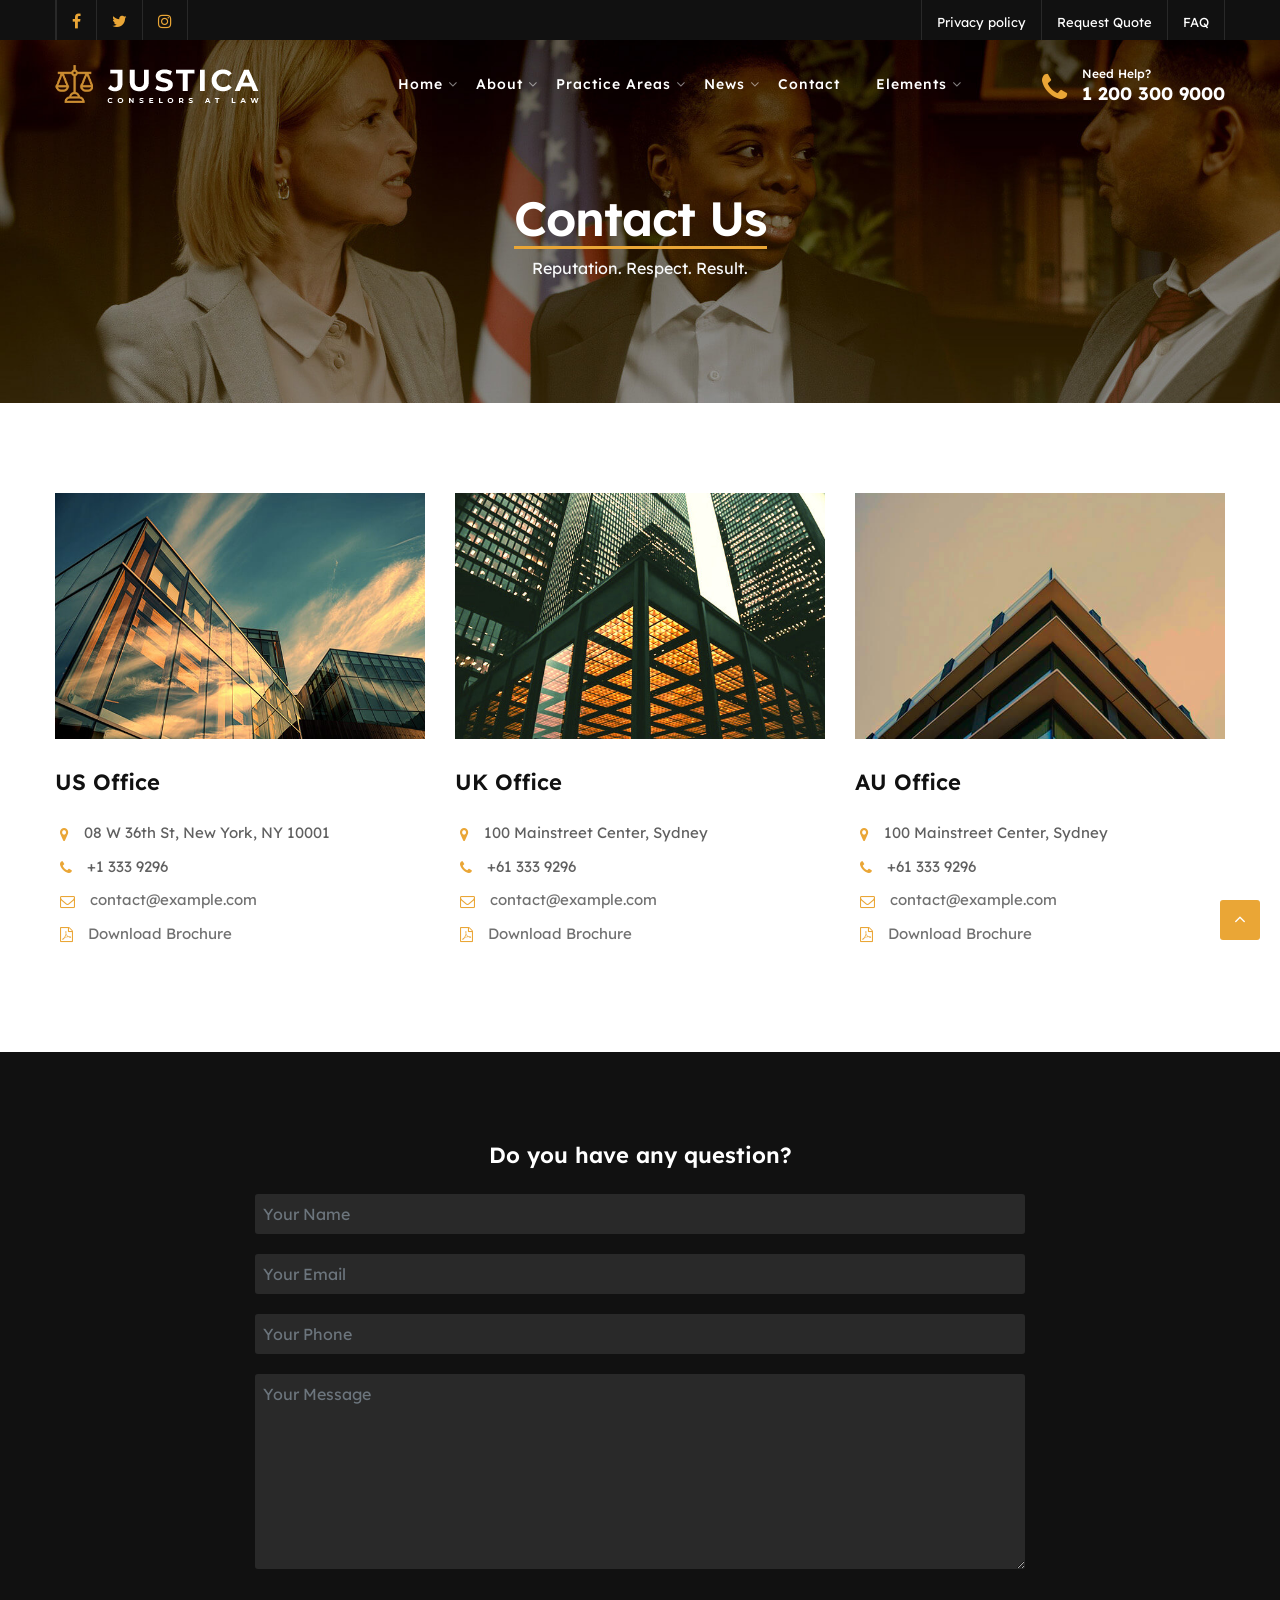
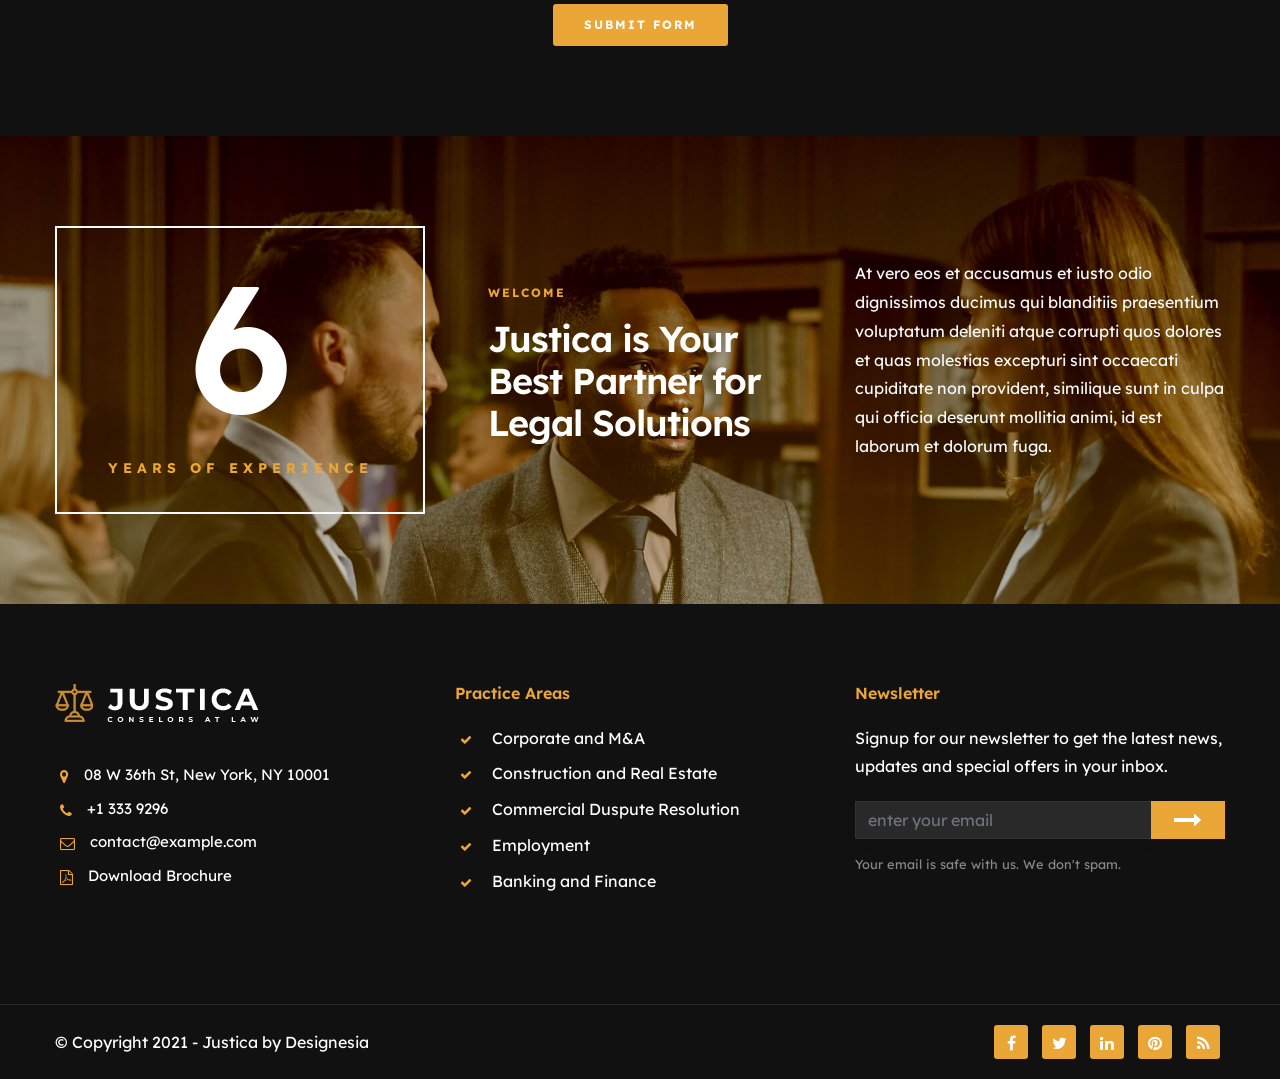
<file: Avemaria/Content/JUSTICA_HTML/contact.html>
<!DOCTYPE html>
<html lang="zxx">

<head>
    <meta charset="utf-8">
    <title>Justica - Lawyer and Attorney Website Template</title>
    <meta content="width=device-width, initial-scale=1.0" name="viewport">
    <meta content="Justica - Lawyer and Attorney Website Template" name="description">
    <meta content="" name="keywords">
    <meta content="" name="author">
    <!--[if lt IE 9]>
    <script src="js/html5shiv.js"></script>
    <![endif]-->
    <!-- CSS Files
    ================================================== -->
    <link id="bootstrap" href="css/bootstrap.min.css" rel="stylesheet" type="text/css" />
    <link id="bootstrap-grid" href="css/bootstrap-grid.min.css" rel="stylesheet" type="text/css" />
    <link id="bootstrap-reboot" href="css/bootstrap-reboot.min.css" rel="stylesheet" type="text/css" />
    <link href="css/animate.css" rel="stylesheet" type="text/css">
    <link href="css/owl.carousel.css" rel="stylesheet" type="text/css">
    <link href="css/owl.theme.css" rel="stylesheet" type="text/css">
    <link href="css/owl.transitions.css" rel="stylesheet" type="text/css">
    <link href="css/magnific-popup.css" rel="stylesheet" type="text/css">
    <link href="css/jquery.countdown.css" rel="stylesheet" type="text/css">
    <link href="css/style.css" rel="stylesheet" type="text/css">
    <!-- color scheme -->
    <link id="colors" href="css/colors/scheme-01.css" rel="stylesheet" type="text/css">
    <link href="css/coloring.css" rel="stylesheet" type="text/css">
</head>

<body>
    <div id="wrapper">
        <div id="topbar" class="text-white bg-color">
            <div class="container">
                <div class="topbar-left sm-hide">
                    <span class="topbar-widget tb-social">
                        <a href="#"><i class="fa fa-facebook"></i></a>
                        <a href="#"><i class="fa fa-twitter"></i></a>
                        <a href="#"><i class="fa fa-instagram"></i></a>
                    </span>
                </div>
                <div class="topbar-right">
                    <div class="topbar-right">
                        <span class="topbar-widget"><a href="#">Privacy policy</a></span>
                        <span class="topbar-widget"><a href="#">Request Quote</a></span>
                        <span class="topbar-widget"><a href="#">FAQ</a></span>
                    </div>
                </div>
                <div class="clearfix"></div>
            </div>
        </div>
        <!-- header begin -->
        <header class="transparent">
            <div class="container">
                <div class="row">
                    <div class="col-md-12">
                        <div class="de-flex sm-pt10">
                            <div class="de-flex-col">
                                <!-- logo begin -->
                                <div id="logo">
                                    <a href="index.html">
                                        <img alt="" class="logo" src="images/logo-light.png" />
                                        <img alt="" class="logo-2" src="images/logo.png" />
                                    </a>
                                </div>
                                <!-- logo close -->
                            </div>
                            <div class="de-flex-col header-col-mid">
                                <!-- mainmenu begin -->
                                <ul id="mainmenu">
                                    <li><a href="index.html">Home</a>
                                        <ul>
                                            <li><a href="index-6.html">New: Homepage 6</a></li>
                                            <li><a href="index.html">Homepage 1</a></li>
                                            <li><a href="index-2.html">Homepage 2</a></li>
                                            <li><a href="index-3.html">Homepage 3</a></li>
                                            <li><a href="index-4.html">Homepage 4</a></li>
                                            <li><a href="index-5.html">Homepage 5</a></li>
                                        </ul>
                                    </li>
                                    <li><a href="about.html">About</a>
                                        <ul>
                                            <li><a href="about.html">About Us</a></li>
                                            <li><a href="team.html">The Team</a></li>
                                            <li><a href="faq.html">FAQ</a></li>
                                        </ul>
                                    </li>
                                    <li><a href="practice-areas.html">Practice Areas</a>
                                        <ul>
                                            <li><a href="practice-areas.html">Practice Areas 1</a></li>
                                            <li><a href="practice-areas-2.html">Practice Areas 2</a></li>
                                        </ul>
                                    </li>
                                    <li><a href="news.html">News</a>
                                        <ul>
                                            <li><a href="news.html">News List</a></li>
                                            <li><a href="news-single.html">News Single</a></li>
                                        </ul>
                                    </li>
                                    <li><a href="contact.html">Contact</a></li>
                                     <li><a href="#">Elements</a>
                                        <ul>
                                            <li><a href="accordion.html">Accordion</a></li>
                                            <li><a href="alerts.html">Alerts</a></li>
                                            <li><a href="counters.html">Counters</a></li>
                                            <li><a href="faq.html">FAQ</a></li>
                                            <li><a href="gallery.html">Gallery</a></li>
                                            <li><a href="icon-set-1.html">Icon Set 1</a></li>
                                            <li><a href="modal.html">Modal</a></li>
                                            <li><a href="progress-bar.html">Progress Bar</a></li>
                                            <li><a href="tabs.html">Tabs</a></li>
                                            <li><a href="testimonials.html">Testimonials</a></li>
                                        </ul>
                                    </li>
                                </ul>
                                <!-- mainmenu close -->
                            </div>
                            <div class="de-flex-col">
                                <div class="h-phone md-hide"><span>Need&nbsp;Help?</span><i class="fa fa-phone"></i> 1 200 300 9000</div>
                                <span id="menu-btn"></span>
                            </div>
                        </div>
                    </div>
                </div>
            </div>
        </header>
        <!-- header close -->
        <!-- content begin -->
        <div class="no-bottom no-top" id="content">
            <div id="top"></div>
            <!-- section begin -->
            <section id="subheader" class="text-light" data-stellar-background-ratio=".2" data-bgimage="url(images/background/subheader2.jpg) top">
                <div class="center-y relative text-center">
                    <div class="container">
                        <div class="row">
                            <div class="col-md-12 text-center">
                                <h1>Contact Us</h1>
                                <p>Reputation. Respect. Result.</p>
                            </div>
                            <div class="clearfix"></div>
                        </div>
                    </div>
                </div>
            </section>
            <!-- section close -->
            <section aria-label="section">
                <div class="container">
                    <div class="row">
                        <div class="col-md-4">
                            <img src="images/misc/p1.jpg" alt="" class="img-fluid mb30">
                            <h3>US Office</h3>
                            <address class="s1">
                                <span><i class="id-color fa fa-map-marker fa-lg"></i>08 W 36th St, New York, NY 10001</span>
                                <span><i class="id-color fa fa-phone fa-lg"></i>+1 333 9296</span>
                                <span><i class="id-color fa fa-envelope-o fa-lg"></i><a href="mailto:contact@example.com">contact@example.com</a></span>
                                <span><i class="id-color fa fa-file-pdf-o fa-lg"></i><a href="#">Download Brochure</a></span>
                            </address>
                        </div>
                        <div class="col-md-4">
                            <img src="images/misc/p2.jpg" alt="" class="img-fluid mb30">
                            <h3>UK Office</h3>
                            <address class="s1">
                                <span><i class="id-color fa fa-map-marker fa-lg"></i>100 Mainstreet Center, Sydney</span>
                                <span><i class="id-color fa fa-phone fa-lg"></i>+61 333 9296</span>
                                <span><i class="id-color fa fa-envelope-o fa-lg"></i><a href="mailto:contact@example.com">contact@example.com</a></span>
                                <span><i class="id-color fa fa-file-pdf-o fa-lg"></i><a href="#">Download Brochure</a></span>
                            </address>
                        </div>
                        <div class="col-md-4">
                            <img src="images/misc/p3.jpg" alt="" class="img-fluid mb30">
                            <h3>AU Office</h3>
                            <address class="s1">
                                <span><i class="id-color fa fa-map-marker fa-lg"></i>100 Mainstreet Center, Sydney</span>
                                <span><i class="id-color fa fa-phone fa-lg"></i>+61 333 9296</span>
                                <span><i class="id-color fa fa-envelope-o fa-lg"></i><a href="mailto:contact@example.com">contact@example.com</a></span>
                                <span><i class="id-color fa fa-file-pdf-o fa-lg"></i><a href="#">Download Brochure</a></span>
                            </address>
                        </div>
                    </div>
                </div>
            </section>
            <section aria-label="section" class="text-light" data-bgcolor="#111111">
                <div class="container">
                    <div class="row">
                        <div class="col-lg-8 offset-lg-2 mb-sm-30 text-center">
                            <h3>Do you have any question?</h3>
                            <form name="contactForm" id="contact_form" class="form-border" method="post" action="email.php">
                                <div class="field-set">
                                    <input type="text" name="name" id="name" class="form-control" placeholder="Your Name" />
                                </div>
                                <div class="field-set">
                                    <input type="text" name="email" id="email" class="form-control" placeholder="Your Email" />
                                </div>
                                <div class="field-set">
                                    <input type="text" name="phone" id="phone" class="form-control" placeholder="Your Phone" />
                                </div>
                                <div class="field-set">
                                    <textarea name="message" id="message" class="form-control" placeholder="Your Message"></textarea>
                                </div>
                                <div class="spacer-half"></div>
                                <div id="submit">
                                    <input type="submit" id="send_message" value="Submit Form" class="btn btn-custom" />
                                </div>
                                <div id="mail_success" class="success">Your message has been sent successfully.</div>
                                <div id="mail_fail" class="error">Sorry, error occured this time sending your message.</div>
                            </form>
                        </div>
                        <div class="col-lg-4">
                        </div>
                    </div>
                </div>
            </section>
            <section data-bgimage="url(images/background/2.jpg) top" class="text-light">
                <div class="container">
                    <div class="row align-items-center">
                        <div class="col-lg-4 col-md-12 wow fadeInRight" data-wow-delay=".2s">
                            <div class="de_count ultra-big s2 border-light text-center">
                                <h3 class="timer" data-to="20" data-speed="1000">20</h3>
                                <span class="id-color">Years of Experience</span>
                            </div>
                        </div>
                        <div class="col-lg-4 p-lg-5  mb-sm-30 wow fadeInRight" data-wow-delay=".4s">
                            <span class="p-title">Welcome</span><br>
                            <h2>Justica is Your Best Partner for Legal Solutions</h2>
                        </div>
                        <div class="col-lg-4 wow fadeInRight" data-wow-delay=".6s">
                            <p>
                                At vero eos et accusamus et iusto odio dignissimos ducimus qui blanditiis praesentium voluptatum deleniti atque corrupti quos dolores et quas molestias excepturi sint occaecati cupiditate non provident, similique sunt in culpa qui officia deserunt mollitia animi, id est laborum et dolorum fuga.
                            </p>
                        </div>
                    </div>
                </div>
            </section>
        </div>
        <!-- content close -->
        <a href="#" id="back-to-top"></a>
        <!-- footer begin -->
        <footer>
            <div class="container">
                <div class="row">
                    <div class="col-lg-4">
                        <div class="widget">
                            <a href="index.html"><img alt="" class="img-fluid mb20" src="images/logo-light.png"></a>
                            <address class="s1">
                                <span><i class="id-color fa fa-map-marker fa-lg"></i>08 W 36th St, New York, NY 10001</span>
                                <span><i class="id-color fa fa-phone fa-lg"></i>+1 333 9296</span>
                                <span><i class="id-color fa fa-envelope-o fa-lg"></i><a href="mailto:contact@example.com">contact@example.com</a></span>
                                <span><i class="id-color fa fa-file-pdf-o fa-lg"></i><a href="#">Download Brochure</a></span>
                            </address>
                        </div>
                    </div>
                    <div class="col-md-4">
                        <h5 class="id-color mb20">Practice Areas</h5>
                        <ul class="ul-style-2">
                            <li>Corporate and M&A</li>
                            <li>Construction and Real Estate</li>
                            <li>Commercial Duspute Resolution</li>
                            <li>Employment</li>
                            <li>Banking and Finance</li>
                        </ul>
                    </div>
                    <div class="col-lg-4">
                        <div class="widget">
                            <h5 class="id-color">Newsletter</h5>
                            <p>Signup for our newsletter to get the latest news, updates and special offers in your inbox.</p>
                            <form action="blank.php" class="row" id="form_subscribe" method="post" name="form_subscribe">
                                <div class="col text-center">
                                    <input class="form-control" id="name_1" name="name_1" placeholder="enter your email" type="text" /> <a href="#" id="btn-submit"><i class="fa fa-long-arrow-right"></i></a>
                                    <div class="clearfix"></div>
                                </div>
                            </form>
                            <div class="spacer-10"></div>
                            <small>Your email is safe with us. We don't spam.</small>
                        </div>
                    </div>
                </div>
            </div>
            <div class="subfooter">
                <div class="container">
                    <div class="row">
                        <div class="col-md-12">
                            <div class="de-flex">
                                <div class="de-flex-col">
                                    &copy; Copyright 2021 - Justica by Designesia
                                </div>
                                <div class="de-flex-col">
                                    <div class="social-icons">
                                        <a href="#"><i class="fa fa-facebook fa-lg"></i></a>
                                        <a href="#"><i class="fa fa-twitter fa-lg"></i></a>
                                        <a href="#"><i class="fa fa-linkedin fa-lg"></i></a>
                                        <a href="#"><i class="fa fa-pinterest fa-lg"></i></a>
                                        <a href="#"><i class="fa fa-rss fa-lg"></i></a>
                                    </div>
                                </div>
                            </div>
                        </div>
                    </div>
                </div>
            </div>
        </footer>
        <!-- footer close -->
        <div id="preloader">
            <div class="spinner">
                <div class="bounce1"></div>
                <div class="bounce2"></div>
                <div class="bounce3"></div>
            </div>
        </div>
    </div>
    
    <!-- Javascript Files
    ================================================== -->
    <script src="js/jquery.min.js"></script>
    <script src="js/bootstrap.min.js"></script>
    <script src="js/wow.min.js"></script>
    <script src="js/jquery.isotope.min.js"></script>
    <script src="js/easing.js"></script>
    <script src="js/owl.carousel.js"></script>
    <script src="js/validation.js"></script>
    <script src="js/jquery.magnific-popup.min.js"></script>
    <script src="js/enquire.min.js"></script>
    <script src="js/jquery.stellar.min.js"></script>
    <script src="js/jquery.plugin.js"></script>
    <script src="js/typed.js"></script>
    <script src="js/jquery.countTo.js"></script>
    <script src="js/jquery.countdown.js"></script>
    <script src="js/designesia.js"></script>
</body>

</html>
</file>
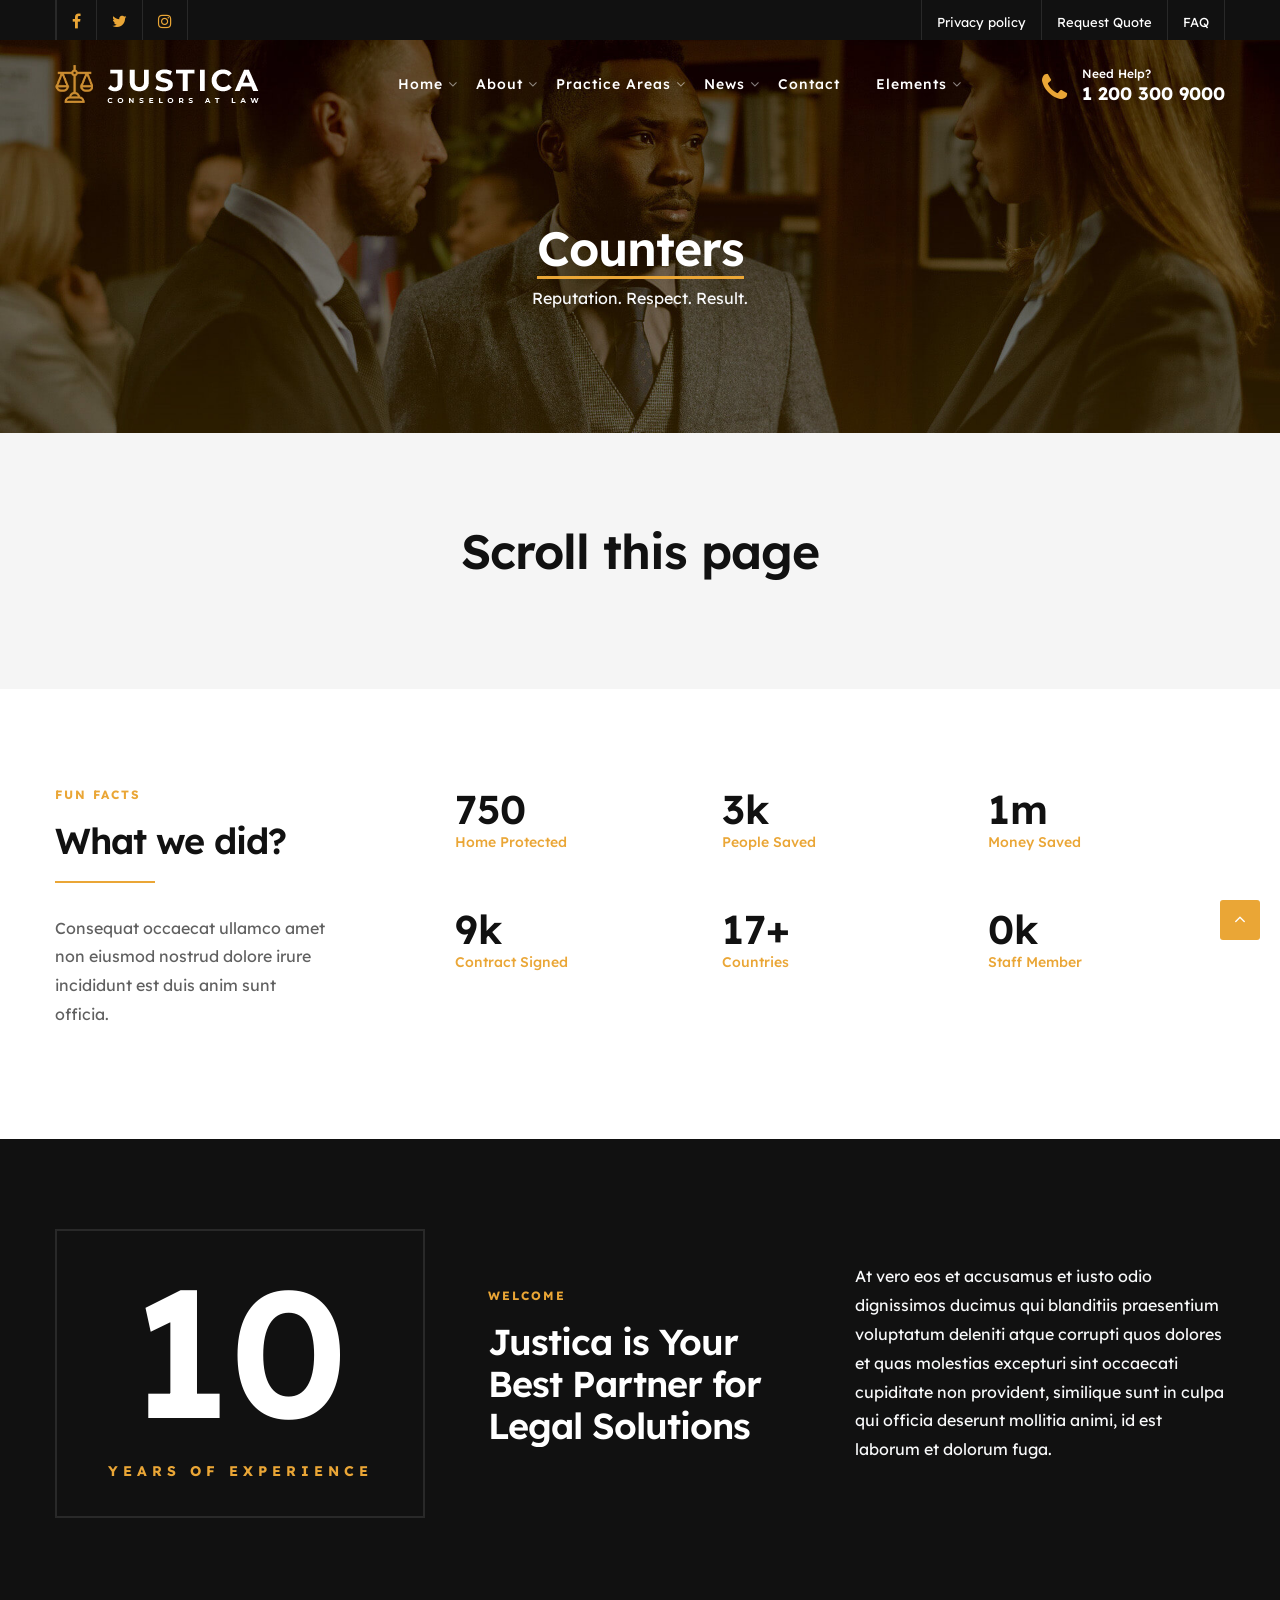
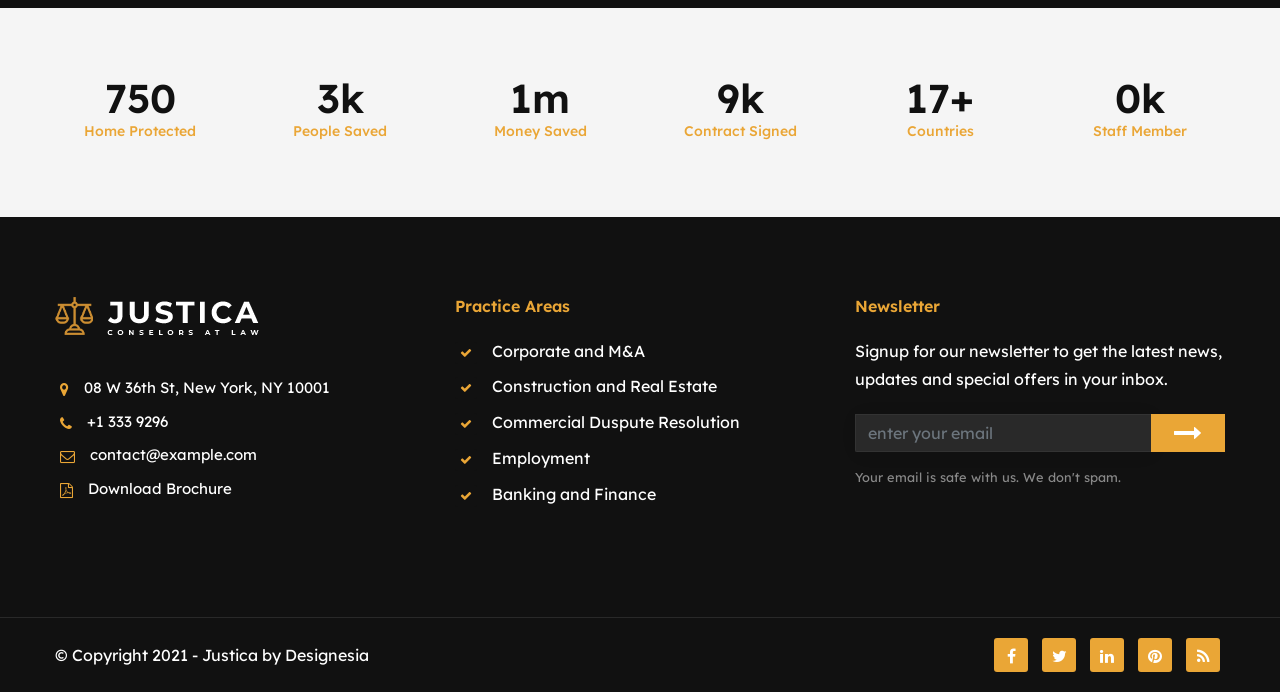
<file: Avemaria/Content/JUSTICA_HTML/counters.html>
<!DOCTYPE html>
<html lang="zxx">

<head>
    <meta charset="utf-8">
    <title>Justica - Lawyer and Attorney Website Template</title>
    <meta content="width=device-width, initial-scale=1.0" name="viewport">
    <meta content="Justica - Lawyer and Attorney Website Template" name="description">
    <meta content="" name="keywords">
    <meta content="" name="author">
    <!--[if lt IE 9]>
    <script src="js/html5shiv.js"></script>
    <![endif]-->
    <!-- CSS Files
    ================================================== -->
    <link id="bootstrap" href="css/bootstrap.min.css" rel="stylesheet" type="text/css" />
    <link id="bootstrap-grid" href="css/bootstrap-grid.min.css" rel="stylesheet" type="text/css" />
    <link id="bootstrap-reboot" href="css/bootstrap-reboot.min.css" rel="stylesheet" type="text/css" />
    <link href="css/animate.css" rel="stylesheet" type="text/css">
    <link href="css/owl.carousel.css" rel="stylesheet" type="text/css">
    <link href="css/owl.theme.css" rel="stylesheet" type="text/css">
    <link href="css/owl.transitions.css" rel="stylesheet" type="text/css">
    <link href="css/magnific-popup.css" rel="stylesheet" type="text/css">
    <link href="css/jquery.countdown.css" rel="stylesheet" type="text/css">
    <link href="css/style.css" rel="stylesheet" type="text/css">
    <!-- color scheme -->
    <link id="colors" href="css/colors/scheme-01.css" rel="stylesheet" type="text/css">
    <link href="css/coloring.css" rel="stylesheet" type="text/css">
</head>

<body>
    <div id="wrapper">
        <div id="topbar" class="text-white bg-color">
            <div class="container">
                <div class="topbar-left sm-hide">
                    <span class="topbar-widget tb-social">
                        <a href="#"><i class="fa fa-facebook"></i></a>
                        <a href="#"><i class="fa fa-twitter"></i></a>
                        <a href="#"><i class="fa fa-instagram"></i></a>
                    </span>
                </div>
                <div class="topbar-right">
                    <div class="topbar-right">
                        <span class="topbar-widget"><a href="#">Privacy policy</a></span>
                        <span class="topbar-widget"><a href="#">Request Quote</a></span>
                        <span class="topbar-widget"><a href="#">FAQ</a></span>
                    </div>
                </div>
                <div class="clearfix"></div>
            </div>
        </div>
        <!-- header begin -->
        <header class="transparent">
            <div class="container">
                <div class="row">
                    <div class="col-md-12">
                        <div class="de-flex sm-pt10">
                            <div class="de-flex-col">
                                <!-- logo begin -->
                                <div id="logo">
                                    <a href="index.html">
                                        <img alt="" class="logo" src="images/logo-light.png" />
                                        <img alt="" class="logo-2" src="images/logo.png" />
                                    </a>
                                </div>
                                <!-- logo close -->
                            </div>
                            <div class="de-flex-col header-col-mid">
                                <!-- mainmenu begin -->
                                <ul id="mainmenu">
                                    <li><a href="index.html">Home</a>
                                        <ul>
                                            <li><a href="index-6.html">New: Homepage 6</a></li>
                                            <li><a href="index.html">Homepage 1</a></li>
                                            <li><a href="index-2.html">Homepage 2</a></li>
                                            <li><a href="index-3.html">Homepage 3</a></li>
                                            <li><a href="index-4.html">Homepage 4</a></li>
                                            <li><a href="index-5.html">Homepage 5</a></li>
                                        </ul>
                                    </li>
                                    <li><a href="about.html">About</a>
                                        <ul>
                                            <li><a href="about.html">About Us</a></li>
                                            <li><a href="team.html">The Team</a></li>
                                            <li><a href="faq.html">FAQ</a></li>
                                        </ul>
                                    </li>
                                    <li><a href="practice-areas.html">Practice Areas</a>
                                        <ul>
                                            <li><a href="practice-areas.html">Practice Areas 1</a></li>
                                            <li><a href="practice-areas-2.html">Practice Areas 2</a></li>
                                        </ul>
                                    </li>
                                    <li><a href="news.html">News</a>
                                        <ul>
                                            <li><a href="news.html">News List</a></li>
                                            <li><a href="news-single.html">News Single</a></li>
                                        </ul>
                                    </li>
                                    <li><a href="contact.html">Contact</a></li>
                                     <li><a href="#">Elements</a>
                                        <ul>
                                            <li><a href="accordion.html">Accordion</a></li>
                                            <li><a href="alerts.html">Alerts</a></li>
                                            <li><a href="counters.html">Counters</a></li>
                                            <li><a href="faq.html">FAQ</a></li>
                                            <li><a href="gallery.html">Gallery</a></li>
                                            <li><a href="icon-set-1.html">Icon Set 1</a></li>
                                            <li><a href="modal.html">Modal</a></li>
                                            <li><a href="progress-bar.html">Progress Bar</a></li>
                                            <li><a href="tabs.html">Tabs</a></li>
                                            <li><a href="testimonials.html">Testimonials</a></li>
                                        </ul>
                                    </li>
                                </ul>
                                <!-- mainmenu close -->
                            </div>
                            <div class="de-flex-col">
                                <div class="h-phone md-hide"><span>Need&nbsp;Help?</span><i class="fa fa-phone"></i> 1 200 300 9000</div>
                                <span id="menu-btn"></span>
                            </div>
                        </div>
                    </div>
                </div>
            </div>
        </header>
        <!-- header close -->
        <!-- content begin -->
        <div class="no-bottom no-top" id="content">
            <div id="top"></div>
            <!-- section begin -->
            <section id="subheader" class="text-light" data-stellar-background-ratio=".2" data-bgimage="url(images/background/subheader3.jpg) top">
                <div class="center-y relative text-center">
                    <div class="container">
                        <div class="row">
                            <div class="col text-center">
                                <div class="spacer-single"></div>
                                <h1>Counters</h1>
                                <p>Reputation. Respect. Result.</p>
                            </div>
                            <div class="clearfix"></div>
                        </div>
                    </div>
                </div>
            </section>
            <!-- section begin -->
            <section aria-label="section" data-bgcolor="#f5f5f5">
                <div class="container">
                    <div class="row">
                        <div class="col-md-12 text-center">
                            <h1>Scroll this page</h1>
                        </div>
                    </div>
                </div>
            </section>
            <section>
                <div class="container">
                    <div class="row">
                        <div class="col-md-3">
                            <span class="p-title">Fun facts</span><br>
                            <h2>
                                What we did?
                            </h2>
                            <div class="small-border sm-left"></div>
                            <p>Consequat occaecat ullamco amet non eiusmod nostrud dolore irure incididunt est duis anim sunt officia.</p>
                        </div>
                        <div class="col-md-8 offset-md-1">
                            <div class="row">
                                <div class="col-lg-4 col-md-6 wow fadeInRight mb30" data-wow-delay="0s">
                                    <div class="de_count">
                                        <h3><span class="timer" data-to="4500" data-speed="3000">0</span></h3>
                                        <h5 class="id-color">Home Protected</h5>
                                    </div>
                                </div>
                                <div class="col-lg-4 col-md-6 wow fadeInRight mb30" data-wow-delay=".25s">
                                    <div class="de_count">
                                        <h3><span class="timer" data-to="16" data-speed="3000">0</span>k</h3>
                                        <h5 class="id-color">People Saved</h5>
                                    </div>
                                </div>
                                <div class="col-lg-4 col-md-6 wow fadeInRight mb30" data-wow-delay=".4s">
                                    <div class="de_count">
                                        <h3><span class="timer" data-to="4" data-speed="3000">0</span>m</h3>
                                        <h5 class="id-color">Money Saved</h5>
                                    </div>
                                </div>
                                <div class="col-lg-4 col-md-6 wow fadeInRight mb30" data-wow-delay=".6s">
                                    <div class="de_count">
                                        <h3><span class="timer" data-to="52" data-speed="3000">0</span>k</h3>
                                        <h5 class="id-color">Contract Signed</h5>
                                    </div>
                                </div>
                                <div class="col-lg-4 col-md-6 wow fadeInRight mb30" data-wow-delay=".8s">
                                    <div class="de_count">
                                        <h3><span class="timer" data-to="100" data-speed="3000">0</span>+</h3>
                                        <h5 class="id-color">Countries</h5>
                                    </div>
                                </div>
                                <div class="col-lg-4 col-md-6 wow fadeInRight mb30" data-wow-delay="1s">
                                    <div class="de_count">
                                        <h3><span class="timer" data-to="2" data-speed="3000">2</span>k</h3>
                                        <h5 class="id-color">Staff Member</h5>
                                    </div>
                                </div>
                            </div>
                        </div>
                    </div>
                </div>
            </section>
            <section id="section-text" data-bgcolor="#111111" class="text-light">
                <div class="container">
                    <div class="row align-items-center">
                        <div class="col-lg-4 col-md-12 wow fadeInRight" data-wow-delay=".2s">
                            <div class="de_count ultra-big s2 text-center">
                                <h3 class="timer" data-to="20" data-speed="1000">20</h3>
                                <span class="id-color">Years of Experience</span>
                            </div>
                        </div>
                        <div class="col-lg-4 p-lg-5  mb-sm-30 wow fadeInRight" data-wow-delay=".4s">
                            <span class="p-title">Welcome</span><br>
                            <h2>Justica is Your Best Partner for Legal Solutions</h2>
                        </div>
                        <div class="col-lg-4 wow fadeInRight" data-wow-delay=".6s">
                            <p>
                                At vero eos et accusamus et iusto odio dignissimos ducimus qui blanditiis praesentium voluptatum deleniti atque corrupti quos dolores et quas molestias excepturi sint occaecati cupiditate non provident, similique sunt in culpa qui officia deserunt mollitia animi, id est laborum et dolorum fuga.
                            </p>
                        </div>
                    </div>
                </div>
            </section>
            <section class="pt60 pb60" data-bgcolor="#f5f5f5">
                <div class="container">
                    <div class="row text-center">
                        <div class="col-lg-2 col-md-3 wow fadeInUp mb-sm-30" data-wow-delay="0s">
                            <div class="de_count">
                                <h3><span class="timer" data-to="4500" data-speed="3000">0</span></h3>
                                <h5 class="id-color">Home Protected</h5>
                            </div>
                        </div>
                        <div class="col-lg-2 col-md-3 wow fadeInUp mb-sm-30" data-wow-delay=".25s">
                            <div class="de_count">
                                <h3><span class="timer" data-to="16" data-speed="3000">0</span>k</h3>
                                <h5 class="id-color">People Saved</h5>
                            </div>
                        </div>
                        <div class="col-lg-2 col-md-3 wow fadeInUp mb-sm-30" data-wow-delay=".4s">
                            <div class="de_count">
                                <h3><span class="timer" data-to="4" data-speed="3000">0</span>m</h3>
                                <h5 class="id-color">Money Saved</h5>
                            </div>
                        </div>
                        <div class="col-lg-2 col-md-3 wow fadeInUp mb-sm-30" data-wow-delay=".6s">
                            <div class="de_count">
                                <h3><span class="timer" data-to="52" data-speed="3000">0</span>k</h3>
                                <h5 class="id-color">Contract Signed</h5>
                            </div>
                        </div>
                        <div class="col-lg-2 col-md-3 wow fadeInUp mb-sm-30" data-wow-delay=".8s">
                            <div class="de_count">
                                <h3><span class="timer" data-to="100" data-speed="3000">0</span>+</h3>
                                <h5 class="id-color">Countries</h5>
                            </div>
                        </div>
                        <div class="col-lg-2 col-md-3 wow fadeInUp mb-sm-30" data-wow-delay="1s">
                            <div class="de_count">
                                <h3><span class="timer" data-to="2" data-speed="3000">2</span>k</h3>
                                <h5 class="id-color">Staff Member</h5>
                            </div>
                        </div>
                    </div>
                </div>
            </section>
            <!-- section close -->
        </div>
        <!-- content close -->
        <a href="#" id="back-to-top"></a>
        <!-- footer begin -->
        <footer>
            <div class="container">
                <div class="row">
                    <div class="col-lg-4">
                        <div class="widget">
                            <a href="index.html"><img alt="" class="img-fluid mb20" src="images/logo-light.png"></a>
                            <address class="s1">
                                <span><i class="id-color fa fa-map-marker fa-lg"></i>08 W 36th St, New York, NY 10001</span>
                                <span><i class="id-color fa fa-phone fa-lg"></i>+1 333 9296</span>
                                <span><i class="id-color fa fa-envelope-o fa-lg"></i><a href="mailto:contact@example.com">contact@example.com</a></span>
                                <span><i class="id-color fa fa-file-pdf-o fa-lg"></i><a href="#">Download Brochure</a></span>
                            </address>
                        </div>
                    </div>
                    <div class="col-md-4">
                        <h5 class="id-color mb20">Practice Areas</h5>
                        <ul class="ul-style-2">
                            <li>Corporate and M&A</li>
                            <li>Construction and Real Estate</li>
                            <li>Commercial Duspute Resolution</li>
                            <li>Employment</li>
                            <li>Banking and Finance</li>
                        </ul>
                    </div>
                    <div class="col-lg-4">
                        <div class="widget">
                            <h5 class="id-color">Newsletter</h5>
                            <p>Signup for our newsletter to get the latest news, updates and special offers in your inbox.</p>
                            <form action="blank.php" class="row" id="form_subscribe" method="post" name="form_subscribe">
                                <div class="col text-center">
                                    <input class="form-control" id="name_1" name="name_1" placeholder="enter your email" type="text" /> <a href="#" id="btn-submit"><i class="fa fa-long-arrow-right"></i></a>
                                    <div class="clearfix"></div>
                                </div>
                            </form>
                            <div class="spacer-10"></div>
                            <small>Your email is safe with us. We don't spam.</small>
                        </div>
                    </div>
                </div>
            </div>
            <div class="subfooter">
                <div class="container">
                    <div class="row">
                        <div class="col-md-12">
                            <div class="de-flex">
                                <div class="de-flex-col">
                                    &copy; Copyright 2021 - Justica by Designesia
                                </div>
                                <div class="de-flex-col">
                                    <div class="social-icons">
                                        <a href="#"><i class="fa fa-facebook fa-lg"></i></a>
                                        <a href="#"><i class="fa fa-twitter fa-lg"></i></a>
                                        <a href="#"><i class="fa fa-linkedin fa-lg"></i></a>
                                        <a href="#"><i class="fa fa-pinterest fa-lg"></i></a>
                                        <a href="#"><i class="fa fa-rss fa-lg"></i></a>
                                    </div>
                                </div>
                            </div>
                        </div>
                    </div>
                </div>
            </div>
        </footer>
        <!-- footer close -->
        <div id="preloader">
            <div class="spinner">
                <div class="bounce1"></div>
                <div class="bounce2"></div>
                <div class="bounce3"></div>
            </div>
        </div>
    </div>
    
    <!-- Javascript Files
    ================================================== -->
    <script src="js/jquery.min.js"></script>
    <script src="js/bootstrap.min.js"></script>
    <script src="js/wow.min.js"></script>
    <script src="js/jquery.isotope.min.js"></script>
    <script src="js/easing.js"></script>
    <script src="js/owl.carousel.js"></script>
    <script src="js/validation.js"></script>
    <script src="js/jquery.magnific-popup.min.js"></script>
    <script src="js/enquire.min.js"></script>
    <script src="js/jquery.stellar.min.js"></script>
    <script src="js/jquery.plugin.js"></script>
    <script src="js/typed.js"></script>
    <script src="js/jquery.countTo.js"></script>
    <script src="js/jquery.countdown.js"></script>
    <script src="js/designesia.js"></script>
</body>

</html>
</file>
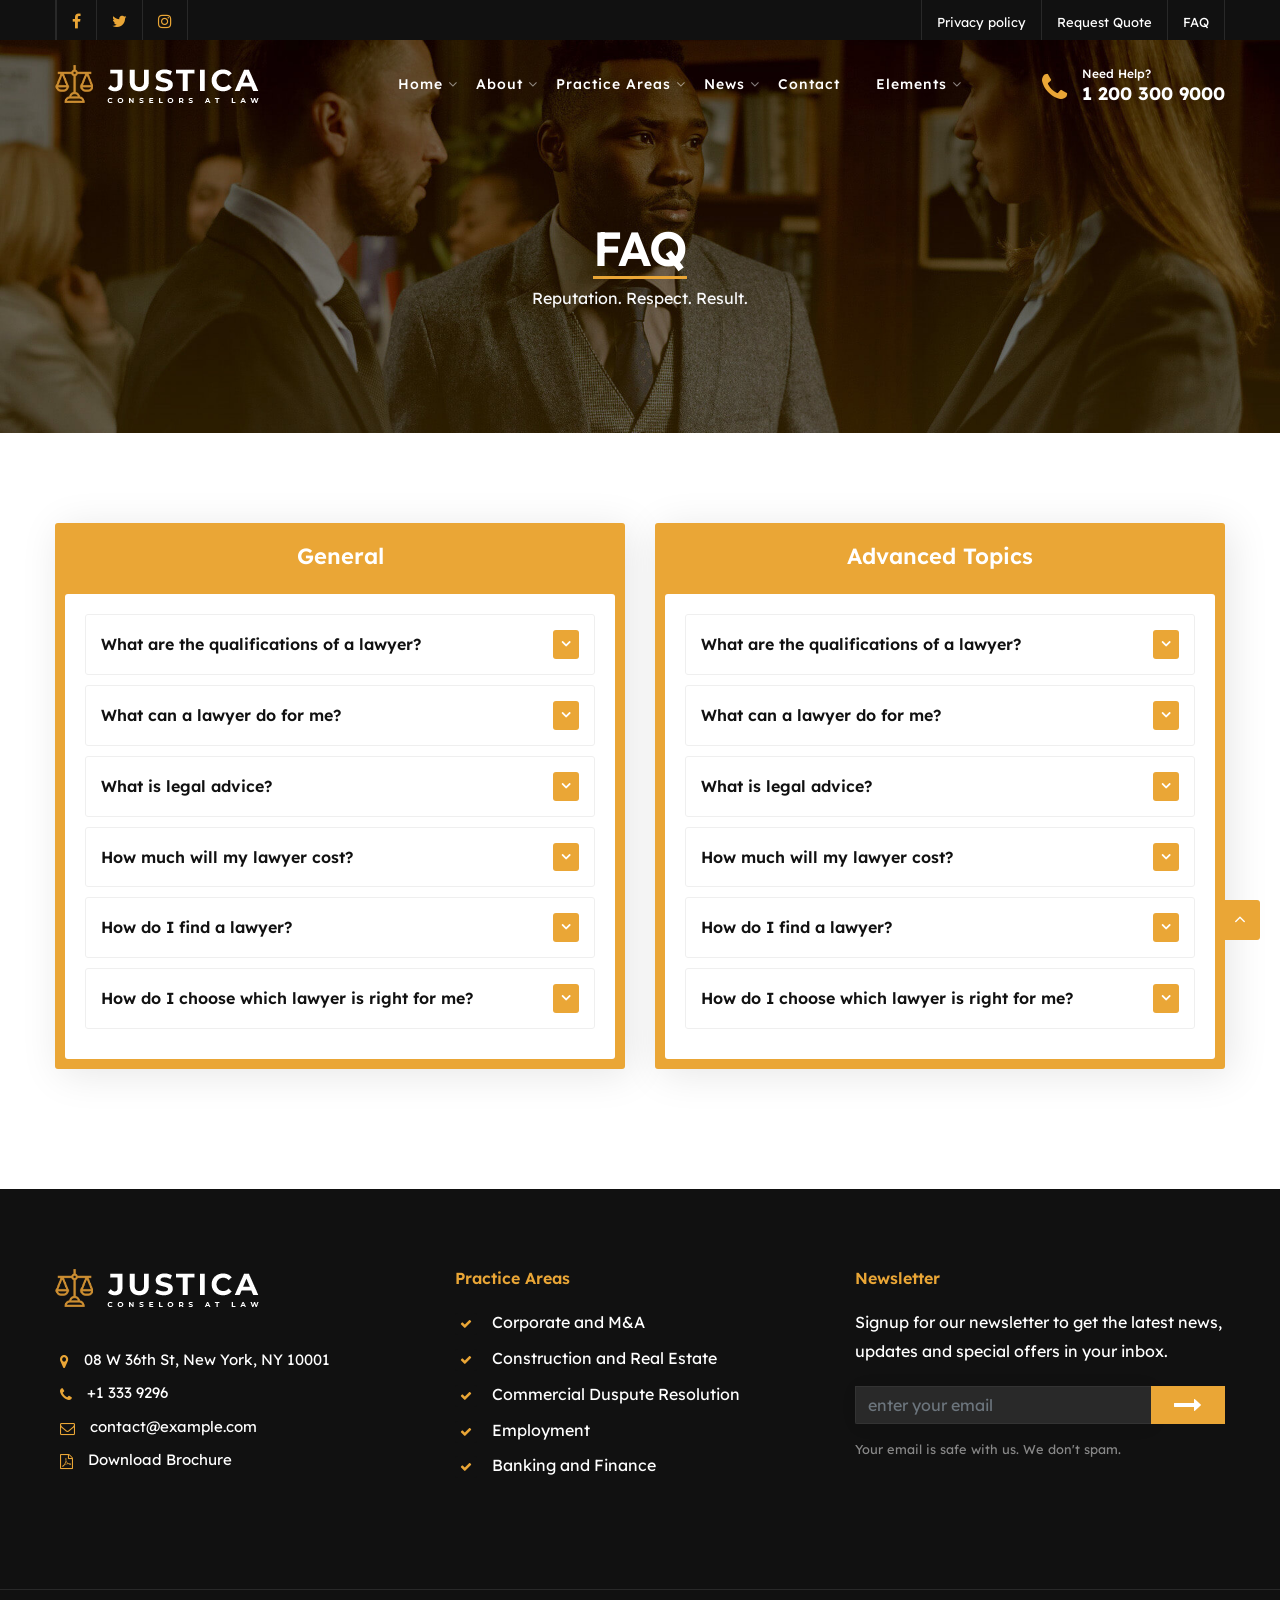
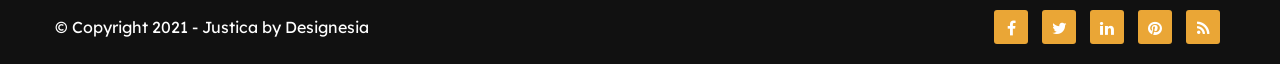
<file: Avemaria/Content/JUSTICA_HTML/faq.html>
<!DOCTYPE html>
<html lang="zxx">

<head>
    <meta charset="utf-8">
    <title>Justica - Lawyer and Attorney Website Template</title>
    <meta content="width=device-width, initial-scale=1.0" name="viewport">
    <meta content="Justica - Lawyer and Attorney Website Template" name="description">
    <meta content="" name="keywords">
    <meta content="" name="author">
    <!--[if lt IE 9]>
    <script src="js/html5shiv.js"></script>
    <![endif]-->
    <!-- CSS Files
    ================================================== -->
    <link id="bootstrap" href="css/bootstrap.min.css" rel="stylesheet" type="text/css" />
    <link id="bootstrap-grid" href="css/bootstrap-grid.min.css" rel="stylesheet" type="text/css" />
    <link id="bootstrap-reboot" href="css/bootstrap-reboot.min.css" rel="stylesheet" type="text/css" />
    <link href="css/animate.css" rel="stylesheet" type="text/css">
    <link href="css/owl.carousel.css" rel="stylesheet" type="text/css">
    <link href="css/owl.theme.css" rel="stylesheet" type="text/css">
    <link href="css/owl.transitions.css" rel="stylesheet" type="text/css">
    <link href="css/magnific-popup.css" rel="stylesheet" type="text/css">
    <link href="css/jquery.countdown.css" rel="stylesheet" type="text/css">
    <link href="css/style.css" rel="stylesheet" type="text/css">
    <!-- color scheme -->
    <link id="colors" href="css/colors/scheme-01.css" rel="stylesheet" type="text/css">
    <link href="css/coloring.css" rel="stylesheet" type="text/css">
</head>

<body>
    <div id="wrapper">
        <div id="topbar" class="text-white bg-color">
            <div class="container">
                <div class="topbar-left sm-hide">
                    <span class="topbar-widget tb-social">
                        <a href="#"><i class="fa fa-facebook"></i></a>
                        <a href="#"><i class="fa fa-twitter"></i></a>
                        <a href="#"><i class="fa fa-instagram"></i></a>
                    </span>
                </div>
                <div class="topbar-right">
                    <div class="topbar-right">
                        <span class="topbar-widget"><a href="#">Privacy policy</a></span>
                        <span class="topbar-widget"><a href="#">Request Quote</a></span>
                        <span class="topbar-widget"><a href="#">FAQ</a></span>
                    </div>
                </div>
                <div class="clearfix"></div>
            </div>
        </div>
        <!-- header begin -->
        <header class="transparent">
            <div class="container">
                <div class="row">
                    <div class="col-md-12">
                        <div class="de-flex sm-pt10">
                            <div class="de-flex-col">
                                <!-- logo begin -->
                                <div id="logo">
                                    <a href="index.html">
                                        <img alt="" class="logo" src="images/logo-light.png" />
                                        <img alt="" class="logo-2" src="images/logo.png" />
                                    </a>
                                </div>
                                <!-- logo close -->
                            </div>
                            <div class="de-flex-col header-col-mid">
                                <!-- mainmenu begin -->
                                <ul id="mainmenu">
                                    <li><a href="index.html">Home</a>
                                        <ul>
                                            <li><a href="index-6.html">New: Homepage 6</a></li>
                                            <li><a href="index.html">Homepage 1</a></li>
                                            <li><a href="index-2.html">Homepage 2</a></li>
                                            <li><a href="index-3.html">Homepage 3</a></li>
                                            <li><a href="index-4.html">Homepage 4</a></li>
                                            <li><a href="index-5.html">Homepage 5</a></li>
                                        </ul>
                                    </li>
                                    <li><a href="about.html">About</a>
                                        <ul>
                                            <li><a href="about.html">About Us</a></li>
                                            <li><a href="team.html">The Team</a></li>
                                            <li><a href="faq.html">FAQ</a></li>
                                        </ul>
                                    </li>
                                    <li><a href="practice-areas.html">Practice Areas</a>
                                        <ul>
                                            <li><a href="practice-areas.html">Practice Areas 1</a></li>
                                            <li><a href="practice-areas-2.html">Practice Areas 2</a></li>
                                        </ul>
                                    </li>
                                    <li><a href="news.html">News</a>
                                        <ul>
                                            <li><a href="news.html">News List</a></li>
                                            <li><a href="news-single.html">News Single</a></li>
                                        </ul>
                                    </li>
                                    <li><a href="contact.html">Contact</a></li>
                                     <li><a href="#">Elements</a>
                                        <ul>
                                            <li><a href="accordion.html">Accordion</a></li>
                                            <li><a href="alerts.html">Alerts</a></li>
                                            <li><a href="counters.html">Counters</a></li>
                                            <li><a href="faq.html">FAQ</a></li>
                                            <li><a href="gallery.html">Gallery</a></li>
                                            <li><a href="icon-set-1.html">Icon Set 1</a></li>
                                            <li><a href="modal.html">Modal</a></li>
                                            <li><a href="progress-bar.html">Progress Bar</a></li>
                                            <li><a href="tabs.html">Tabs</a></li>
                                            <li><a href="testimonials.html">Testimonials</a></li>
                                        </ul>
                                    </li>
                                </ul>
                                <!-- mainmenu close -->
                            </div>
                            <div class="de-flex-col">
                                <div class="h-phone md-hide"><span>Need&nbsp;Help?</span><i class="fa fa-phone"></i> 1 200 300 9000</div>
                                <span id="menu-btn"></span>
                            </div>
                        </div>
                    </div>
                </div>
            </div>
        </header>
        <!-- header close -->
        <!-- content begin -->
        <div class="no-bottom no-top" id="content">
            <div id="top"></div>
            <!-- section begin -->
            <section id="subheader" class="text-light" data-stellar-background-ratio=".2" data-bgimage="url(images/background/subheader3.jpg) top">
                <div class="center-y relative text-center">
                    <div class="container">
                        <div class="row">
                            <div class="col text-center">
                                <div class="spacer-single"></div>
                                <h1>FAQ</h1>
                                <p>Reputation. Respect. Result.</p>
                            </div>
                            <div class="clearfix"></div>
                        </div>
                    </div>
                </div>
            </section>
            <!-- section close -->
            <section id="section-features">
                <div class="container">
                    <div class="row">
                        <div class="col-md-6 mb30">
                            <div class="box-highlight">
                                <div class="heading text-center text-light">
                                    <h3>General</h3>
                                </div>
                                <div class="content">
                                    <div class="accordion">
                                        <div class="accordion-section">
                                            <div class="accordion-section-title" data-tab="#accordion-1">
                                                What are the qualifications of a lawyer?
                                            </div>
                                            <div class="accordion-section-content" id="accordion-1">
                                                <p>At vero eos et accusamus et iusto odio dignissimos ducimus qui blanditiis praesentium voluptatum deleniti atque corrupti quos dolores et quas molestias excepturi sint occaecati cupiditate non provident, similique sunt in culpa qui officia deserunt mollitia animi, id est laborum et dolorum fuga. Et harum quidem rerum facilis est et expedita distinctio.</p>
                                            </div>
                                            <div class="accordion-section-title" data-tab="#accordion-2">
                                                What can a lawyer do for me?
                                            </div>
                                            <div class="accordion-section-content" id="accordion-2">
                                                <p>At vero eos et accusamus et iusto odio dignissimos ducimus qui blanditiis praesentium voluptatum deleniti atque corrupti quos dolores et quas molestias excepturi sint occaecati cupiditate non provident, similique sunt in culpa qui officia deserunt mollitia animi, id est laborum et dolorum fuga. Et harum quidem rerum facilis est et expedita distinctio.</p>
                                            </div>
                                            <div class="accordion-section-title" data-tab="#accordion-3">
                                                What is legal advice?
                                            </div>
                                            <div class="accordion-section-content" id="accordion-3">
                                                <p>At vero eos et accusamus et iusto odio dignissimos ducimus qui blanditiis praesentium voluptatum deleniti atque corrupti quos dolores et quas molestias excepturi sint occaecati cupiditate non provident, similique sunt in culpa qui officia deserunt mollitia animi, id est laborum et dolorum fuga. Et harum quidem rerum facilis est et expedita distinctio.</p>
                                            </div>
                                            <div class="accordion-section-title" data-tab="#accordion-4">
                                                How much will my lawyer cost?
                                            </div>
                                            <div class="accordion-section-content" id="accordion-4">
                                                <p>At vero eos et accusamus et iusto odio dignissimos ducimus qui blanditiis praesentium voluptatum deleniti atque corrupti quos dolores et quas molestias excepturi sint occaecati cupiditate non provident, similique sunt in culpa qui officia deserunt mollitia animi, id est laborum et dolorum fuga. Et harum quidem rerum facilis est et expedita distinctio.</p>
                                            </div>
                                            <div class="accordion-section-title" data-tab="#accordion-5">
                                                How do I find a lawyer?
                                            </div>
                                            <div class="accordion-section-content" id="accordion-5">
                                                <p>At vero eos et accusamus et iusto odio dignissimos ducimus qui blanditiis praesentium voluptatum deleniti atque corrupti quos dolores et quas molestias excepturi sint occaecati cupiditate non provident, similique sunt in culpa qui officia deserunt mollitia animi, id est laborum et dolorum fuga. Et harum quidem rerum facilis est et expedita distinctio.</p>
                                            </div>
                                            <div class="accordion-section-title" data-tab="#accordion-6">
                                                How do I choose which lawyer is right for me? 
                                            </div>
                                            <div class="accordion-section-content" id="accordion-6">
                                                <p>At vero eos et accusamus et iusto odio dignissimos ducimus qui blanditiis praesentium voluptatum deleniti atque corrupti quos dolores et quas molestias excepturi sint occaecati cupiditate non provident, similique sunt in culpa qui officia deserunt mollitia animi, id est laborum et dolorum fuga. Et harum quidem rerum facilis est et expedita distinctio.</p>
                                            </div>
                                        </div>
                                    </div>
                                </div>
                            </div>
                        </div>
                        <div class="col-md-6 mb30">
                            <div class="box-highlight s2">
                                <div class="heading text-center text-light">
                                    <h3>Advanced Topics</h3>
                                </div>
                                <div class="content">
                                    <div class="accordion">
                                        <div class="accordion-section">
                                            <div class="accordion-section-title" data-tab="#accordion-b-1">
                                                What are the qualifications of a lawyer?
                                            </div>
                                            <div class="accordion-section-content" id="accordion-b-1">
                                                <p>At vero eos et accusamus et iusto odio dignissimos ducimus qui blanditiis praesentium voluptatum deleniti atque corrupti quos dolores et quas molestias excepturi sint occaecati cupiditate non provident, similique sunt in culpa qui officia deserunt mollitia animi, id est laborum et dolorum fuga. Et harum quidem rerum facilis est et expedita distinctio.</p>
                                            </div>
                                            <div class="accordion-section-title" data-tab="#accordion-b-2">
                                                What can a lawyer do for me?
                                            </div>
                                            <div class="accordion-section-content" id="accordion-b-2">
                                                <p>At vero eos et accusamus et iusto odio dignissimos ducimus qui blanditiis praesentium voluptatum deleniti atque corrupti quos dolores et quas molestias excepturi sint occaecati cupiditate non provident, similique sunt in culpa qui officia deserunt mollitia animi, id est laborum et dolorum fuga. Et harum quidem rerum facilis est et expedita distinctio.</p>
                                            </div>
                                            <div class="accordion-section-title" data-tab="#accordion-b-3">
                                                What is legal advice?
                                            </div>
                                            <div class="accordion-section-content" id="accordion-b-3">
                                                <p>At vero eos et accusamus et iusto odio dignissimos ducimus qui blanditiis praesentium voluptatum deleniti atque corrupti quos dolores et quas molestias excepturi sint occaecati cupiditate non provident, similique sunt in culpa qui officia deserunt mollitia animi, id est laborum et dolorum fuga. Et harum quidem rerum facilis est et expedita distinctio.</p>
                                            </div>
                                            <div class="accordion-section-title" data-tab="#accordion-b-4">
                                                How much will my lawyer cost?
                                            </div>
                                            <div class="accordion-section-content" id="accordion-b-4">
                                                <p>At vero eos et accusamus et iusto odio dignissimos ducimus qui blanditiis praesentium voluptatum deleniti atque corrupti quos dolores et quas molestias excepturi sint occaecati cupiditate non provident, similique sunt in culpa qui officia deserunt mollitia animi, id est laborum et dolorum fuga. Et harum quidem rerum facilis est et expedita distinctio.</p>
                                            </div>
                                            <div class="accordion-section-title" data-tab="#accordion-b-5">
                                                How do I find a lawyer?
                                            </div>
                                            <div class="accordion-section-content" id="accordion-b-5">
                                                <p>At vero eos et accusamus et iusto odio dignissimos ducimus qui blanditiis praesentium voluptatum deleniti atque corrupti quos dolores et quas molestias excepturi sint occaecati cupiditate non provident, similique sunt in culpa qui officia deserunt mollitia animi, id est laborum et dolorum fuga. Et harum quidem rerum facilis est et expedita distinctio.</p>
                                            </div>
                                            <div class="accordion-section-title" data-tab="#accordion-b-6">
                                                How do I choose which lawyer is right for me? 
                                            </div>
                                            <div class="accordion-section-content" id="accordion-b-6">
                                                <p>At vero eos et accusamus et iusto odio dignissimos ducimus qui blanditiis praesentium voluptatum deleniti atque corrupti quos dolores et quas molestias excepturi sint occaecati cupiditate non provident, similique sunt in culpa qui officia deserunt mollitia animi, id est laborum et dolorum fuga. Et harum quidem rerum facilis est et expedita distinctio.</p>
                                            </div>
                                        </div>
                                    </div>
                                </div>
                            </div>
                        </div>
                    </div>
                </div>
            </section>
        </div>
        <!-- content close -->
        <a href="#" id="back-to-top"></a>
        <!-- footer begin -->
        <footer>
            <div class="container">
                <div class="row">
                    <div class="col-lg-4">
                        <div class="widget">
                            <a href="index.html"><img alt="" class="img-fluid mb20" src="images/logo-light.png"></a>
                            <address class="s1">
                                <span><i class="id-color fa fa-map-marker fa-lg"></i>08 W 36th St, New York, NY 10001</span>
                                <span><i class="id-color fa fa-phone fa-lg"></i>+1 333 9296</span>
                                <span><i class="id-color fa fa-envelope-o fa-lg"></i><a href="mailto:contact@example.com">contact@example.com</a></span>
                                <span><i class="id-color fa fa-file-pdf-o fa-lg"></i><a href="#">Download Brochure</a></span>
                            </address>
                        </div>
                    </div>
                    <div class="col-md-4">
                        <h5 class="id-color mb20">Practice Areas</h5>
                        <ul class="ul-style-2">
                            <li>Corporate and M&A</li>
                            <li>Construction and Real Estate</li>
                            <li>Commercial Duspute Resolution</li>
                            <li>Employment</li>
                            <li>Banking and Finance</li>
                        </ul>
                    </div>
                    <div class="col-lg-4">
                        <div class="widget">
                            <h5 class="id-color">Newsletter</h5>
                            <p>Signup for our newsletter to get the latest news, updates and special offers in your inbox.</p>
                            <form action="blank.php" class="row" id="form_subscribe" method="post" name="form_subscribe">
                                <div class="col text-center">
                                    <input class="form-control" id="name_1" name="name_1" placeholder="enter your email" type="text" /> <a href="#" id="btn-submit"><i class="fa fa-long-arrow-right"></i></a>
                                    <div class="clearfix"></div>
                                </div>
                            </form>
                            <div class="spacer-10"></div>
                            <small>Your email is safe with us. We don't spam.</small>
                        </div>
                    </div>
                </div>
            </div>
            <div class="subfooter">
                <div class="container">
                    <div class="row">
                        <div class="col-md-12">
                            <div class="de-flex">
                                <div class="de-flex-col">
                                    &copy; Copyright 2021 - Justica by Designesia
                                </div>
                                <div class="de-flex-col">
                                    <div class="social-icons">
                                        <a href="#"><i class="fa fa-facebook fa-lg"></i></a>
                                        <a href="#"><i class="fa fa-twitter fa-lg"></i></a>
                                        <a href="#"><i class="fa fa-linkedin fa-lg"></i></a>
                                        <a href="#"><i class="fa fa-pinterest fa-lg"></i></a>
                                        <a href="#"><i class="fa fa-rss fa-lg"></i></a>
                                    </div>
                                </div>
                            </div>
                        </div>
                    </div>
                </div>
            </div>
        </footer>
        <!-- footer close -->
        <div id="preloader">
            <div class="spinner">
                <div class="bounce1"></div>
                <div class="bounce2"></div>
                <div class="bounce3"></div>
            </div>
        </div>
    </div>
    
    <!-- Javascript Files
    ================================================== -->
    <script src="js/jquery.min.js"></script>
    <script src="js/bootstrap.min.js"></script>
    <script src="js/wow.min.js"></script>
    <script src="js/jquery.isotope.min.js"></script>
    <script src="js/easing.js"></script>
    <script src="js/owl.carousel.js"></script>
    <script src="js/validation.js"></script>
    <script src="js/jquery.magnific-popup.min.js"></script>
    <script src="js/enquire.min.js"></script>
    <script src="js/jquery.stellar.min.js"></script>
    <script src="js/jquery.plugin.js"></script>
    <script src="js/typed.js"></script>
    <script src="js/jquery.countTo.js"></script>
    <script src="js/jquery.countdown.js"></script>
    <script src="js/designesia.js"></script>
</body>

</html>
</file>
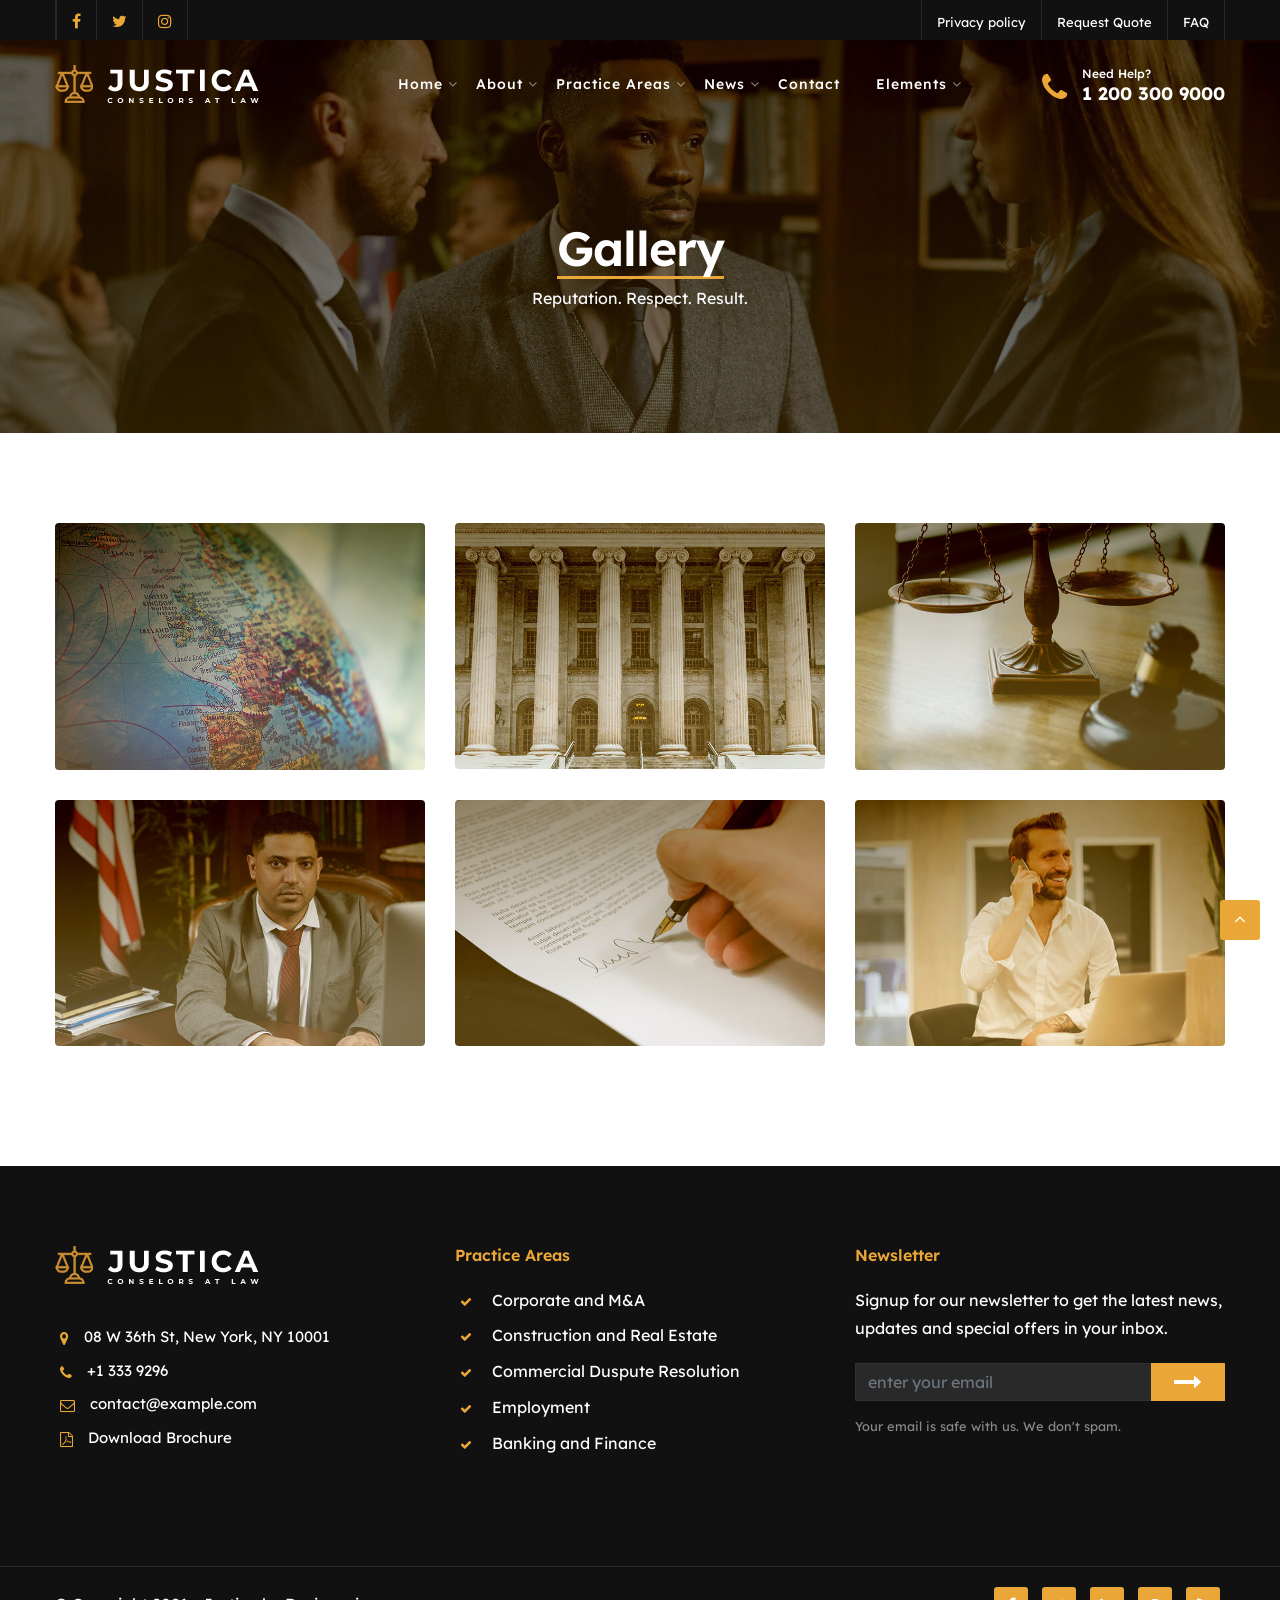
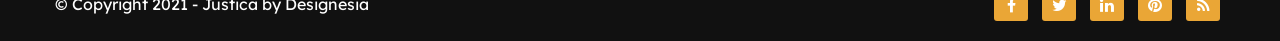
<file: Avemaria/Content/JUSTICA_HTML/gallery.html>
<!DOCTYPE html>
<html lang="zxx">

<head>
    <meta charset="utf-8">
    <title>Justica - Lawyer and Attorney Website Template</title>
    <meta content="width=device-width, initial-scale=1.0" name="viewport">
    <meta content="Justica - Lawyer and Attorney Website Template" name="description">
    <meta content="" name="keywords">
    <meta content="" name="author">
    <!--[if lt IE 9]>
    <script src="js/html5shiv.js"></script>
    <![endif]-->
    <!-- CSS Files
    ================================================== -->
    <link id="bootstrap" href="css/bootstrap.min.css" rel="stylesheet" type="text/css" />
    <link id="bootstrap-grid" href="css/bootstrap-grid.min.css" rel="stylesheet" type="text/css" />
    <link id="bootstrap-reboot" href="css/bootstrap-reboot.min.css" rel="stylesheet" type="text/css" />
    <link href="css/animate.css" rel="stylesheet" type="text/css">
    <link href="css/owl.carousel.css" rel="stylesheet" type="text/css">
    <link href="css/owl.theme.css" rel="stylesheet" type="text/css">
    <link href="css/owl.transitions.css" rel="stylesheet" type="text/css">
    <link href="css/magnific-popup.css" rel="stylesheet" type="text/css">
    <link href="css/jquery.countdown.css" rel="stylesheet" type="text/css">
    <link href="css/style.css" rel="stylesheet" type="text/css">
    <!-- color scheme -->
    <link id="colors" href="css/colors/scheme-01.css" rel="stylesheet" type="text/css">
    <link href="css/coloring.css" rel="stylesheet" type="text/css">
</head>

<body>
    <div id="wrapper">
        <div id="topbar" class="text-white bg-color">
            <div class="container">
                <div class="topbar-left sm-hide">
                    <span class="topbar-widget tb-social">
                        <a href="#"><i class="fa fa-facebook"></i></a>
                        <a href="#"><i class="fa fa-twitter"></i></a>
                        <a href="#"><i class="fa fa-instagram"></i></a>
                    </span>
                </div>
                <div class="topbar-right">
                    <div class="topbar-right">
                        <span class="topbar-widget"><a href="#">Privacy policy</a></span>
                        <span class="topbar-widget"><a href="#">Request Quote</a></span>
                        <span class="topbar-widget"><a href="#">FAQ</a></span>
                    </div>
                </div>
                <div class="clearfix"></div>
            </div>
        </div>
        <!-- header begin -->
        <header class="transparent">
            <div class="container">
                <div class="row">
                    <div class="col-md-12">
                        <div class="de-flex sm-pt10">
                            <div class="de-flex-col">
                                <!-- logo begin -->
                                <div id="logo">
                                    <a href="index.html">
                                        <img alt="" class="logo" src="images/logo-light.png" />
                                        <img alt="" class="logo-2" src="images/logo.png" />
                                    </a>
                                </div>
                                <!-- logo close -->
                            </div>
                            <div class="de-flex-col header-col-mid">
                                <!-- mainmenu begin -->
                                <ul id="mainmenu">
                                    <li><a href="index.html">Home</a>
                                        <ul>
                                            <li><a href="index-6.html">New: Homepage 6</a></li>
                                            <li><a href="index.html">Homepage 1</a></li>
                                            <li><a href="index-2.html">Homepage 2</a></li>
                                            <li><a href="index-3.html">Homepage 3</a></li>
                                            <li><a href="index-4.html">Homepage 4</a></li>
                                            <li><a href="index-5.html">Homepage 5</a></li>
                                        </ul>
                                    </li>
                                    <li><a href="about.html">About</a>
                                        <ul>
                                            <li><a href="about.html">About Us</a></li>
                                            <li><a href="team.html">The Team</a></li>
                                            <li><a href="faq.html">FAQ</a></li>
                                        </ul>
                                    </li>
                                    <li><a href="practice-areas.html">Practice Areas</a>
                                        <ul>
                                            <li><a href="practice-areas.html">Practice Areas 1</a></li>
                                            <li><a href="practice-areas-2.html">Practice Areas 2</a></li>
                                        </ul>
                                    </li>
                                    <li><a href="news.html">News</a>
                                        <ul>
                                            <li><a href="news.html">News List</a></li>
                                            <li><a href="news-single.html">News Single</a></li>
                                        </ul>
                                    </li>
                                    <li><a href="contact.html">Contact</a></li>
                                     <li><a href="#">Elements</a>
                                        <ul>
                                            <li><a href="accordion.html">Accordion</a></li>
                                            <li><a href="alerts.html">Alerts</a></li>
                                            <li><a href="counters.html">Counters</a></li>
                                            <li><a href="faq.html">FAQ</a></li>
                                            <li><a href="gallery.html">Gallery</a></li>
                                            <li><a href="icon-set-1.html">Icon Set 1</a></li>
                                            <li><a href="modal.html">Modal</a></li>
                                            <li><a href="progress-bar.html">Progress Bar</a></li>
                                            <li><a href="tabs.html">Tabs</a></li>
                                            <li><a href="testimonials.html">Testimonials</a></li>
                                        </ul>
                                    </li>
                                </ul>
                                <!-- mainmenu close -->
                            </div>
                            <div class="de-flex-col">
                                <div class="h-phone md-hide"><span>Need&nbsp;Help?</span><i class="fa fa-phone"></i> 1 200 300 9000</div>
                                <span id="menu-btn"></span>
                            </div>
                        </div>
                    </div>
                </div>
            </div>
        </header>
        <!-- header close -->
        <!-- content begin -->
        <div class="no-bottom no-top" id="content">
            <div id="top"></div>
            <!-- section begin -->
            <section id="subheader" class="text-light" data-stellar-background-ratio=".2" data-bgimage="url(images/background/subheader3.jpg) top">
                <div class="center-y relative text-center">
                    <div class="container">
                        <div class="row">
                            <div class="col text-center">
                                <div class="spacer-single"></div>
                                <h1>Gallery</h1>
                                <p>Reputation. Respect. Result.</p>
                            </div>
                            <div class="clearfix"></div>
                        </div>
                    </div>
                </div>
            </section>
            <!-- section begin -->
            <section aria-label="section">
                <div class="container">
                    <div class="row">
                        <div class="col-md-4 mb30">
                            <div class="de-image-hover rounded">
                                <a href="images/news/1.jpg" class="image-popup">
                                    <span class="dih-title-wrap">
                                        <span class="dih-title">Gallery Title</span>
                                    </span>
                                    <span class="dih-overlay"></span>
                                    <img src="images/news/1.jpg" class="img-fluid" alt="">
                                </a>
                            </div>
                        </div>
                        <div class="col-md-4 mb30">
                            <div class="de-image-hover rounded">
                                <a href="images/news/2.jpg" class="image-popup">
                                    <span class="dih-title-wrap">
                                        <span class="dih-title">Gallery Title</span>
                                    </span>
                                    <span class="dih-overlay"></span>
                                    <img src="images/news/2.jpg" class="img-fluid" alt="">
                                </a>
                            </div>
                        </div>
                        <div class="col-md-4 mb30">
                            <div class="de-image-hover rounded">
                                <a href="images/news/3.jpg" class="image-popup">
                                    <span class="dih-title-wrap">
                                        <span class="dih-title">Gallery Title</span>
                                    </span>
                                    <span class="dih-overlay"></span>
                                    <img src="images/news/3.jpg" class="img-fluid" alt="">
                                </a>
                            </div>
                        </div>
                        <div class="col-md-4 mb30">
                            <div class="de-image-hover rounded">
                                <a href="images/news/4.jpg" class="image-popup">
                                    <span class="dih-title-wrap">
                                        <span class="dih-title">Gallery Title</span>
                                    </span>
                                    <span class="dih-overlay"></span>
                                    <img src="images/news/4.jpg" class="img-fluid" alt="">
                                </a>
                            </div>
                        </div>
                        <div class="col-md-4 mb30">
                            <div class="de-image-hover rounded">
                                <a href="images/news/5.jpg" class="image-popup">
                                    <span class="dih-title-wrap">
                                        <span class="dih-title">Gallery Title</span>
                                    </span>
                                    <span class="dih-overlay"></span>
                                    <img src="images/news/5.jpg" class="img-fluid" alt="">
                                </a>
                            </div>
                        </div>
                        <div class="col-md-4 mb30">
                            <div class="de-image-hover rounded">
                                <a href="images/news/6.jpg" class="image-popup">
                                    <span class="dih-title-wrap">
                                        <span class="dih-title">Gallery Title</span>
                                    </span>
                                    <span class="dih-overlay"></span>
                                    <img src="images/news/6.jpg" class="img-fluid" alt="">
                                </a>
                            </div>
                        </div>
                    </div>
                </div>
            </section>
        </div>
        <!-- content close -->
        <a href="#" id="back-to-top"></a>
        <!-- footer begin -->
        <footer>
            <div class="container">
                <div class="row">
                    <div class="col-lg-4">
                        <div class="widget">
                            <a href="index.html"><img alt="" class="img-fluid mb20" src="images/logo-light.png"></a>
                            <address class="s1">
                                <span><i class="id-color fa fa-map-marker fa-lg"></i>08 W 36th St, New York, NY 10001</span>
                                <span><i class="id-color fa fa-phone fa-lg"></i>+1 333 9296</span>
                                <span><i class="id-color fa fa-envelope-o fa-lg"></i><a href="mailto:contact@example.com">contact@example.com</a></span>
                                <span><i class="id-color fa fa-file-pdf-o fa-lg"></i><a href="#">Download Brochure</a></span>
                            </address>
                        </div>
                    </div>
                    <div class="col-md-4">
                        <h5 class="id-color mb20">Practice Areas</h5>
                        <ul class="ul-style-2">
                            <li>Corporate and M&A</li>
                            <li>Construction and Real Estate</li>
                            <li>Commercial Duspute Resolution</li>
                            <li>Employment</li>
                            <li>Banking and Finance</li>
                        </ul>
                    </div>
                    <div class="col-lg-4">
                        <div class="widget">
                            <h5 class="id-color">Newsletter</h5>
                            <p>Signup for our newsletter to get the latest news, updates and special offers in your inbox.</p>
                            <form action="blank.php" class="row" id="form_subscribe" method="post" name="form_subscribe">
                                <div class="col text-center">
                                    <input class="form-control" id="name_1" name="name_1" placeholder="enter your email" type="text" /> <a href="#" id="btn-submit"><i class="fa fa-long-arrow-right"></i></a>
                                    <div class="clearfix"></div>
                                </div>
                            </form>
                            <div class="spacer-10"></div>
                            <small>Your email is safe with us. We don't spam.</small>
                        </div>
                    </div>
                </div>
            </div>
            <div class="subfooter">
                <div class="container">
                    <div class="row">
                        <div class="col-md-12">
                            <div class="de-flex">
                                <div class="de-flex-col">
                                    &copy; Copyright 2021 - Justica by Designesia
                                </div>
                                <div class="de-flex-col">
                                    <div class="social-icons">
                                        <a href="#"><i class="fa fa-facebook fa-lg"></i></a>
                                        <a href="#"><i class="fa fa-twitter fa-lg"></i></a>
                                        <a href="#"><i class="fa fa-linkedin fa-lg"></i></a>
                                        <a href="#"><i class="fa fa-pinterest fa-lg"></i></a>
                                        <a href="#"><i class="fa fa-rss fa-lg"></i></a>
                                    </div>
                                </div>
                            </div>
                        </div>
                    </div>
                </div>
            </div>
        </footer>
        <!-- footer close -->
        <div id="preloader">
            <div class="spinner">
                <div class="bounce1"></div>
                <div class="bounce2"></div>
                <div class="bounce3"></div>
            </div>
        </div>
    </div>
    
    <!-- Javascript Files
    ================================================== -->
    <script src="js/jquery.min.js"></script>
    <script src="js/bootstrap.min.js"></script>
    <script src="js/wow.min.js"></script>
    <script src="js/jquery.isotope.min.js"></script>
    <script src="js/easing.js"></script>
    <script src="js/owl.carousel.js"></script>
    <script src="js/validation.js"></script>
    <script src="js/jquery.magnific-popup.min.js"></script>
    <script src="js/enquire.min.js"></script>
    <script src="js/jquery.stellar.min.js"></script>
    <script src="js/jquery.plugin.js"></script>
    <script src="js/typed.js"></script>
    <script src="js/jquery.countTo.js"></script>
    <script src="js/jquery.countdown.js"></script>
    <script src="js/designesia.js"></script>
</body>

</html>
</file>
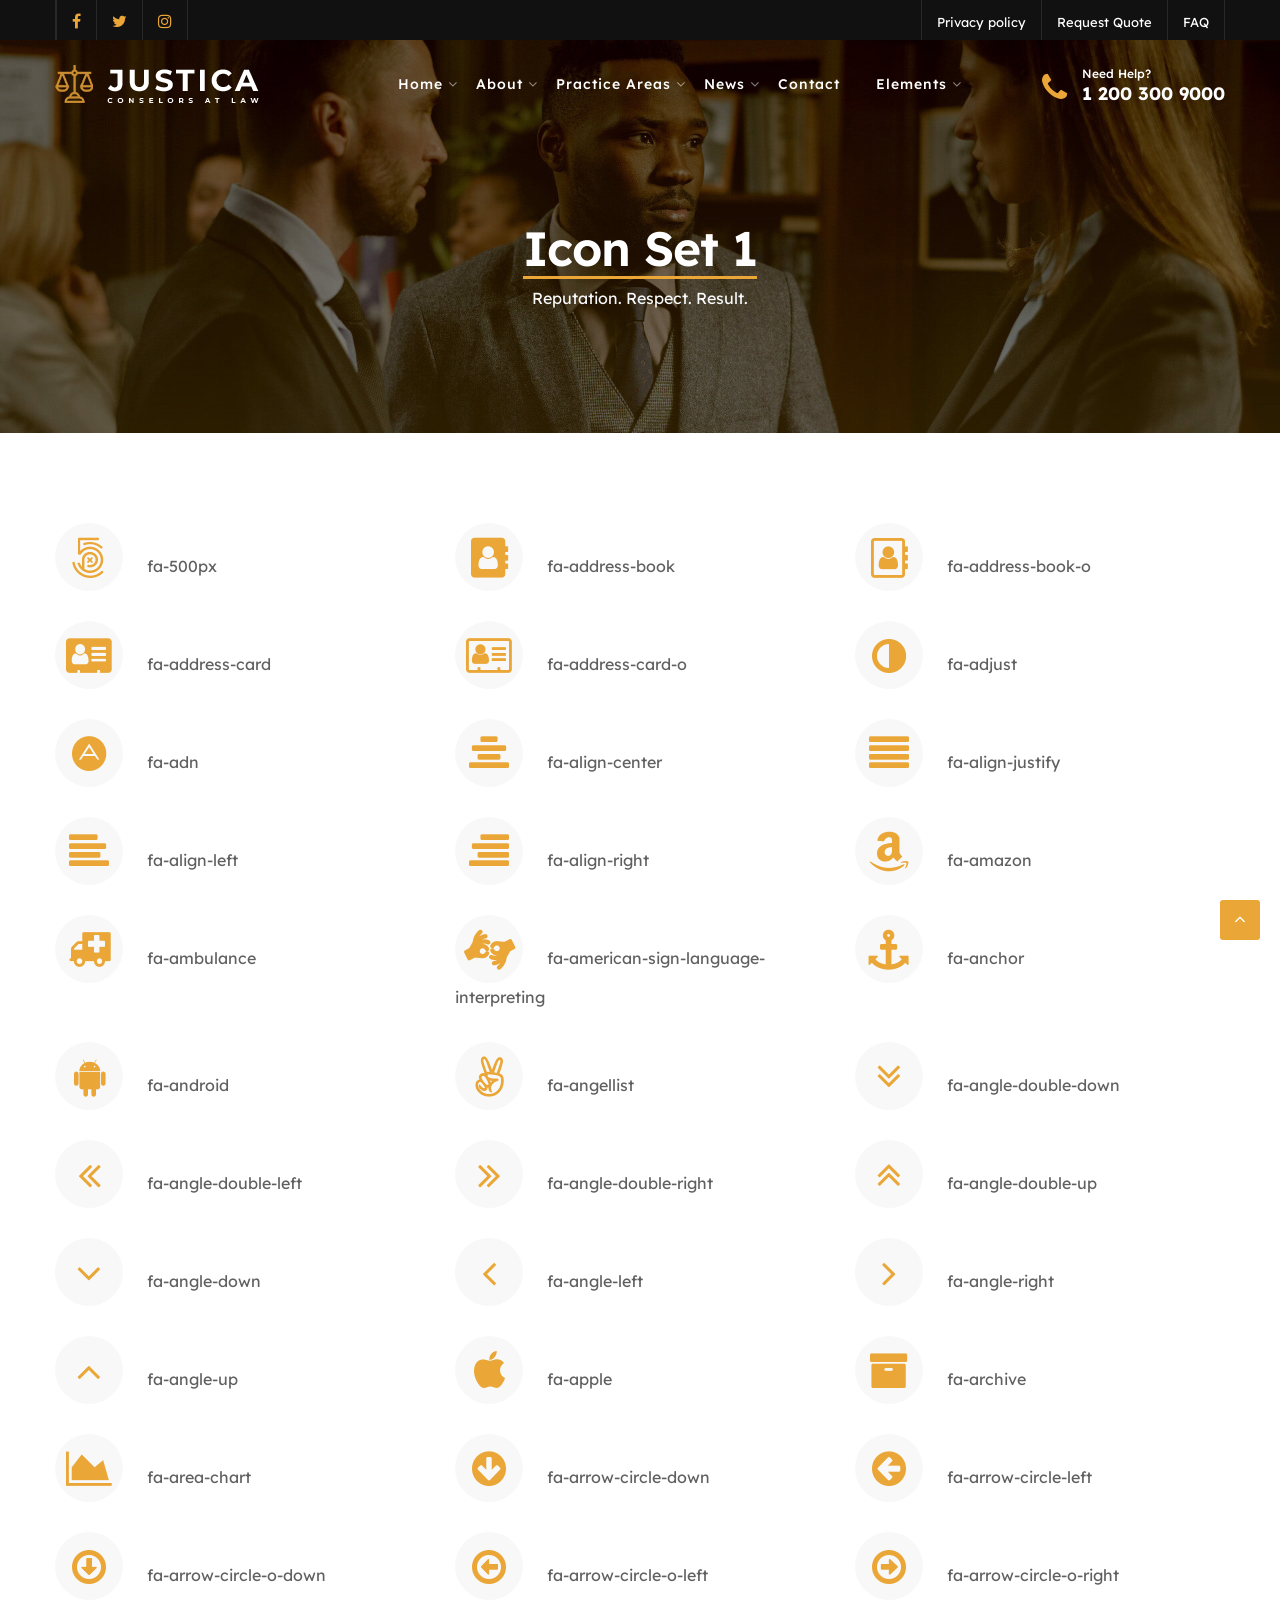
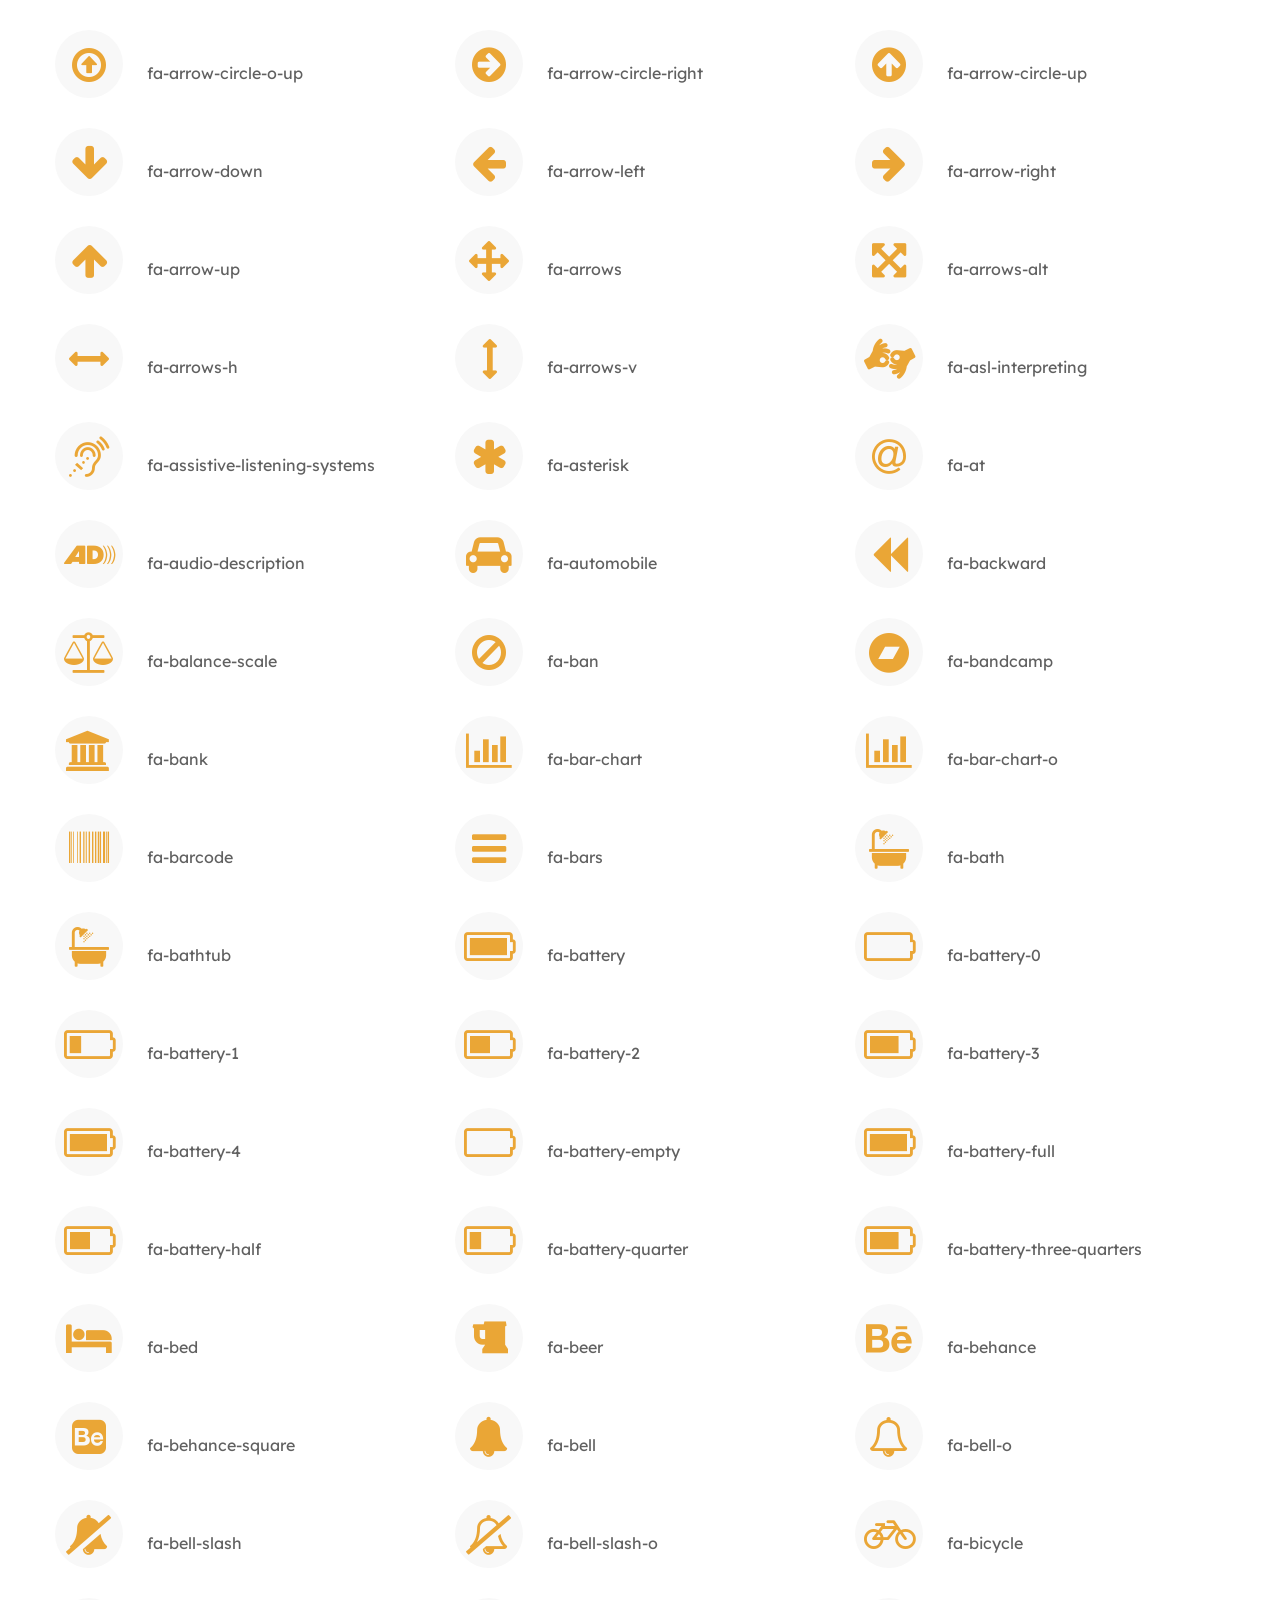
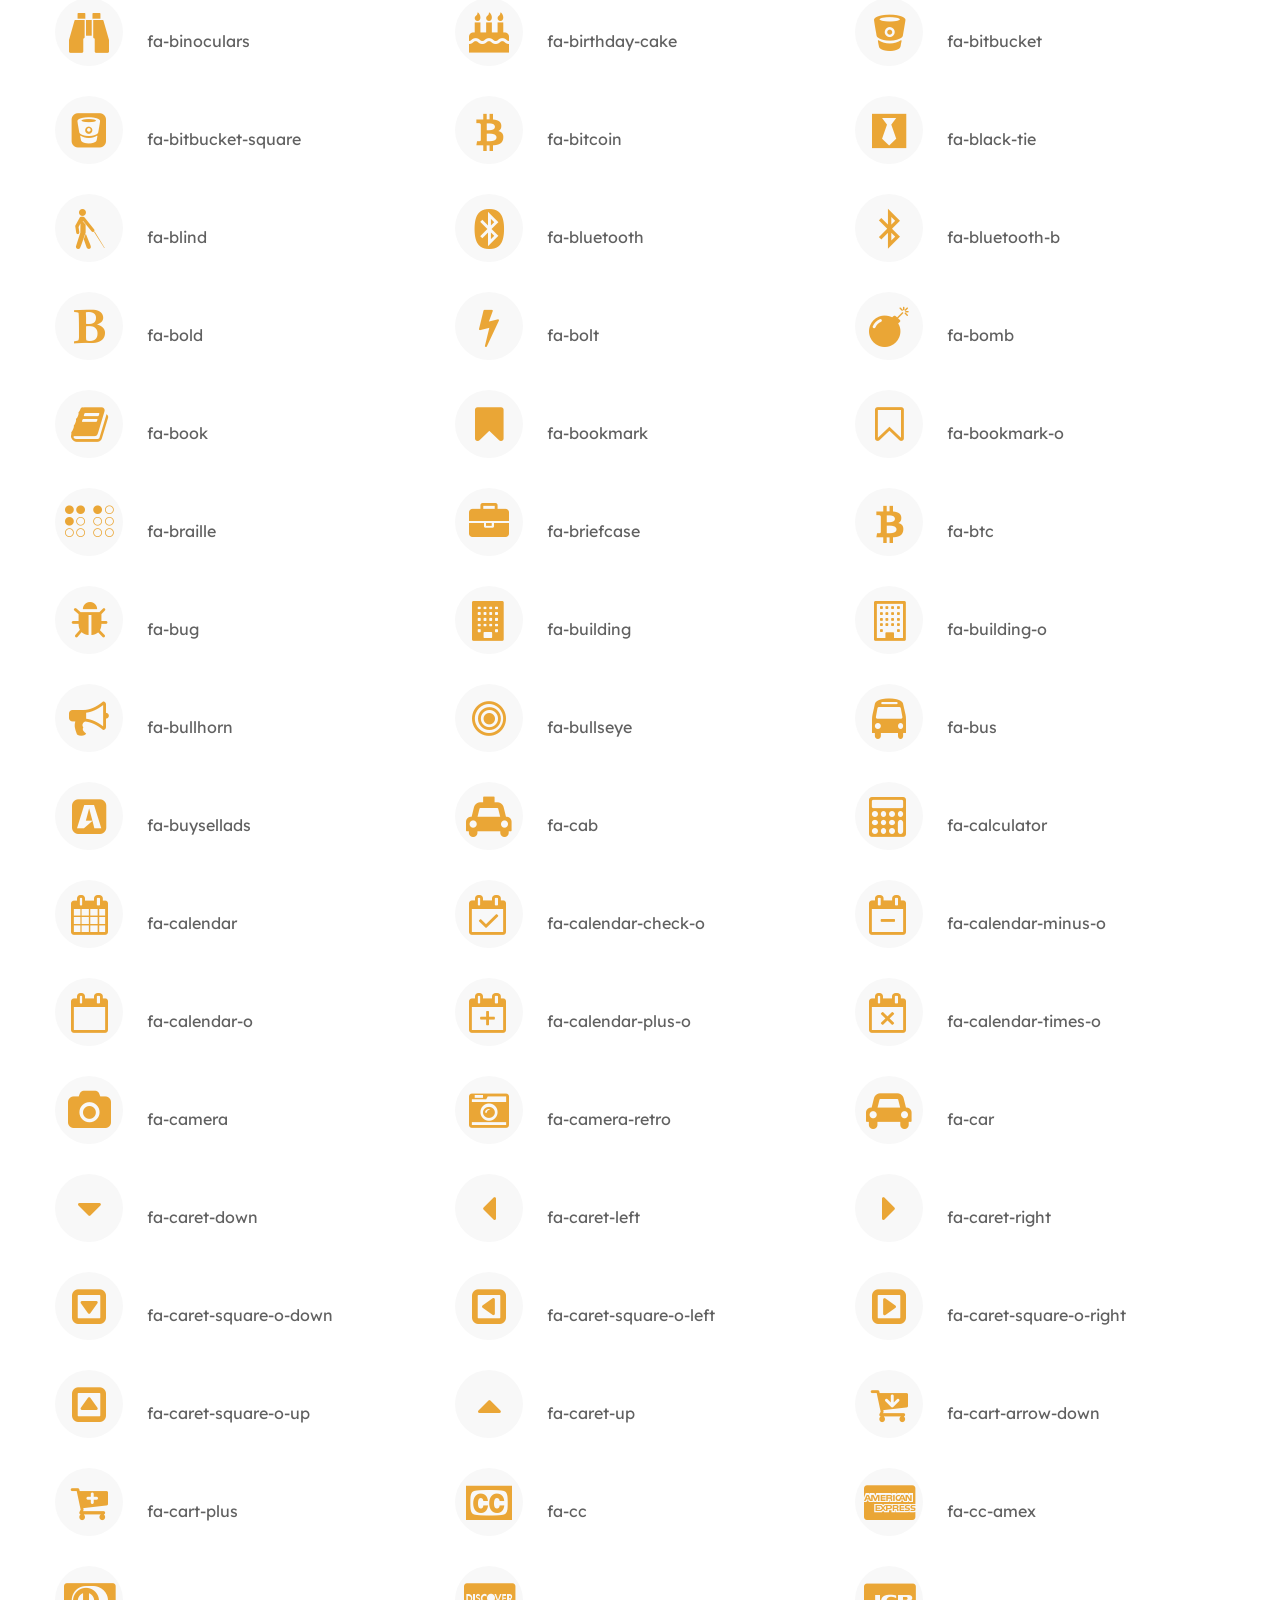
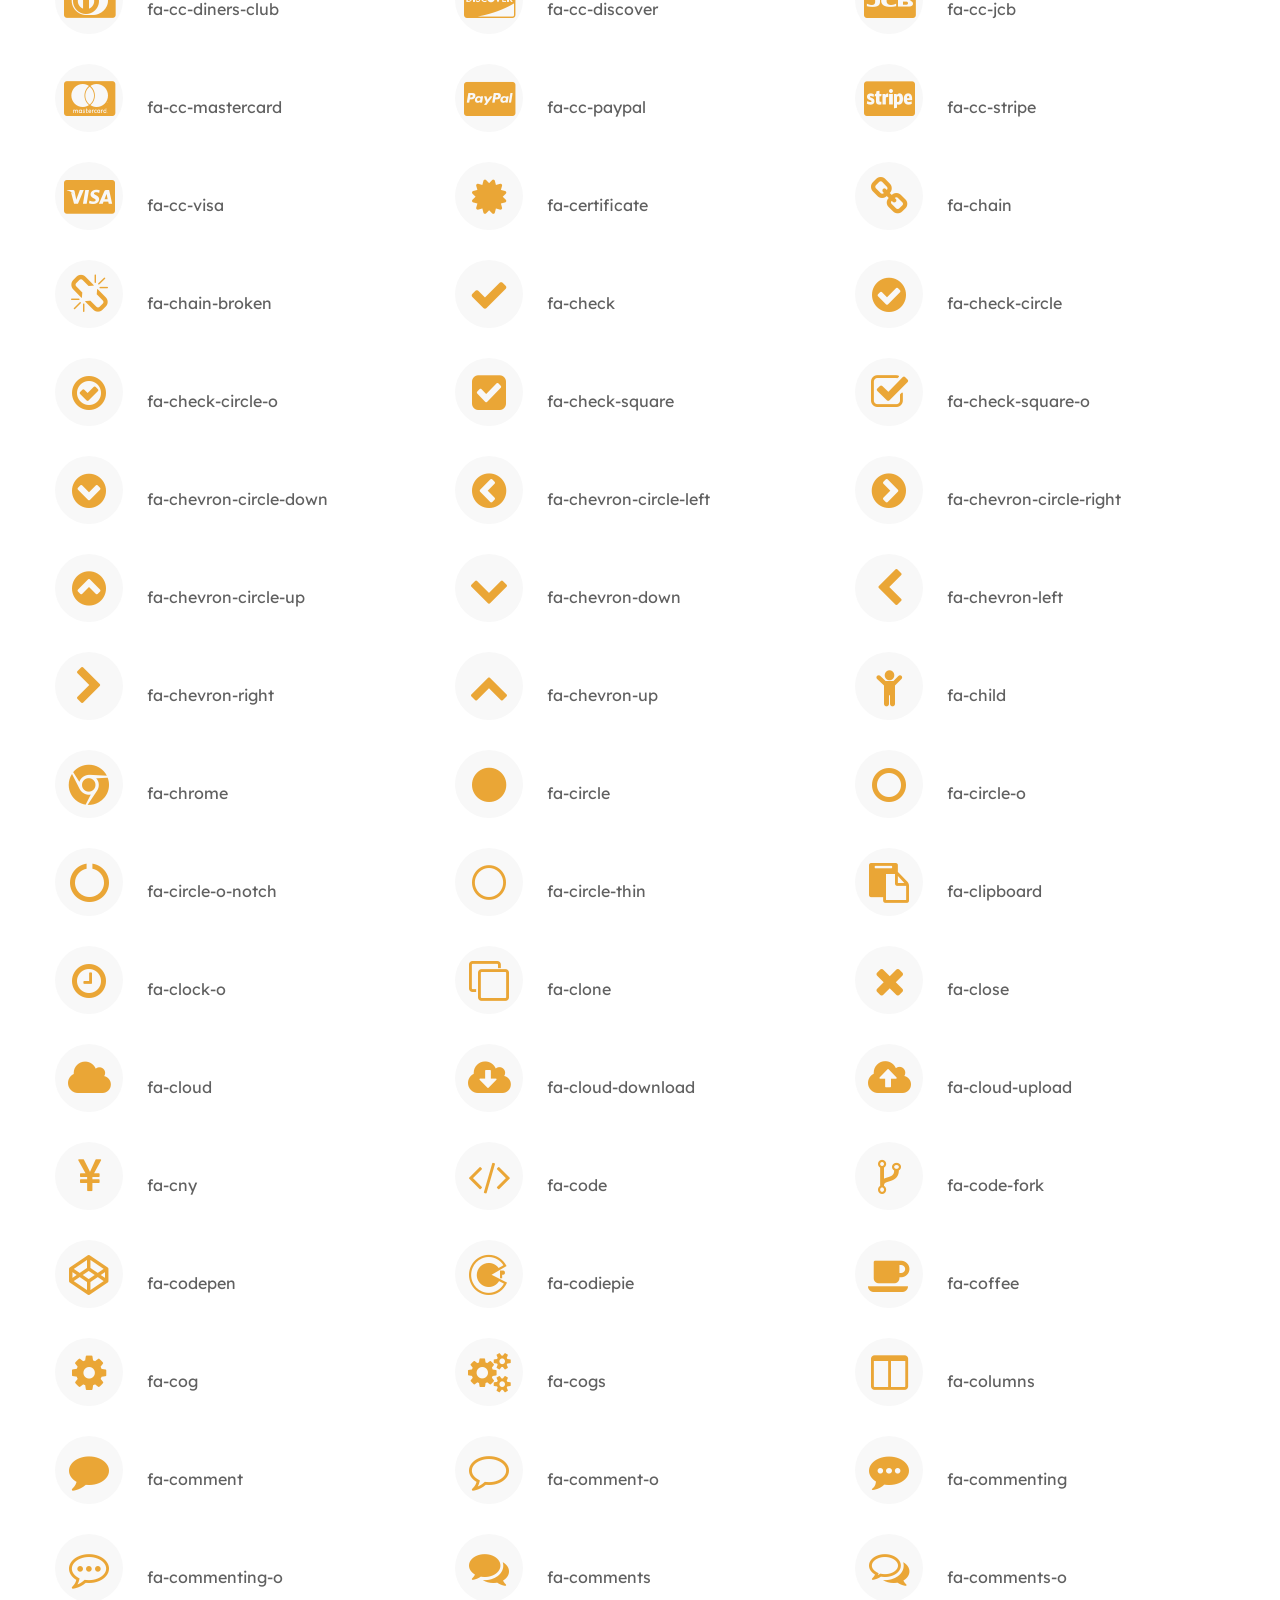
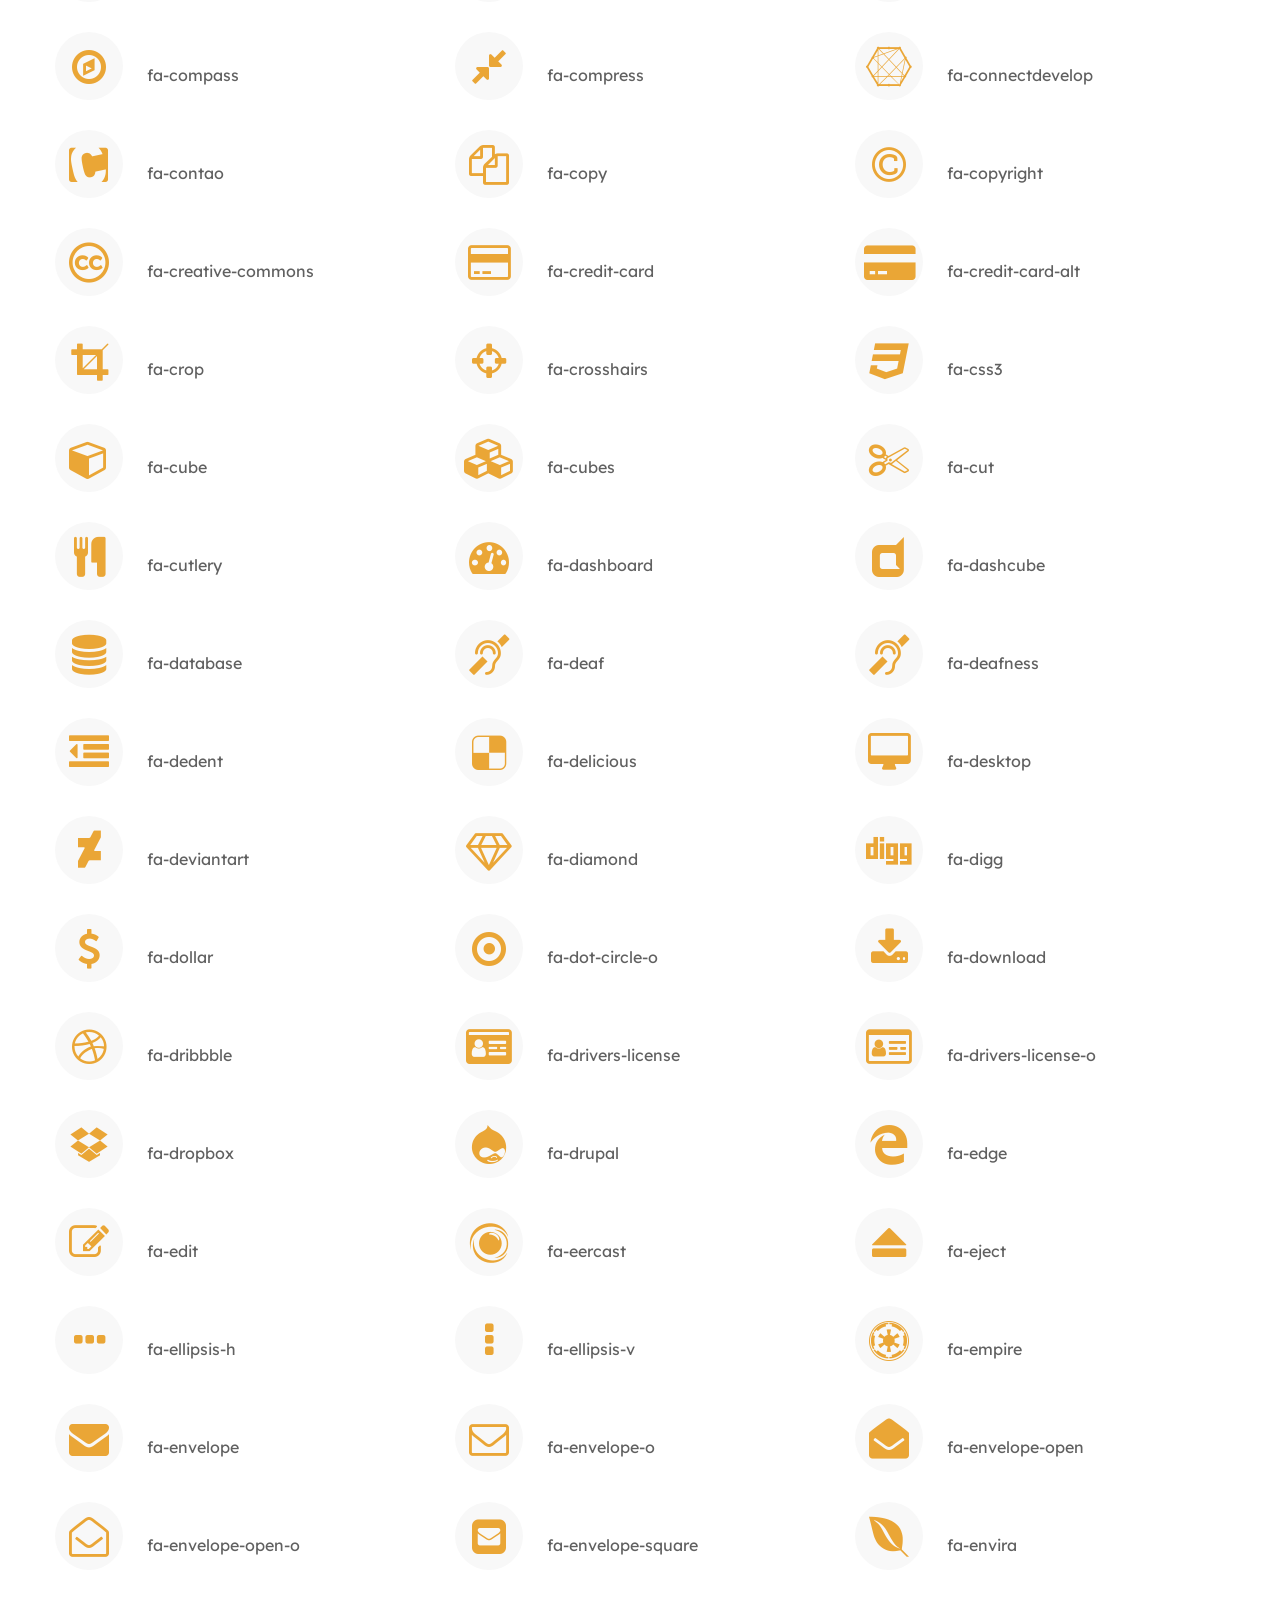
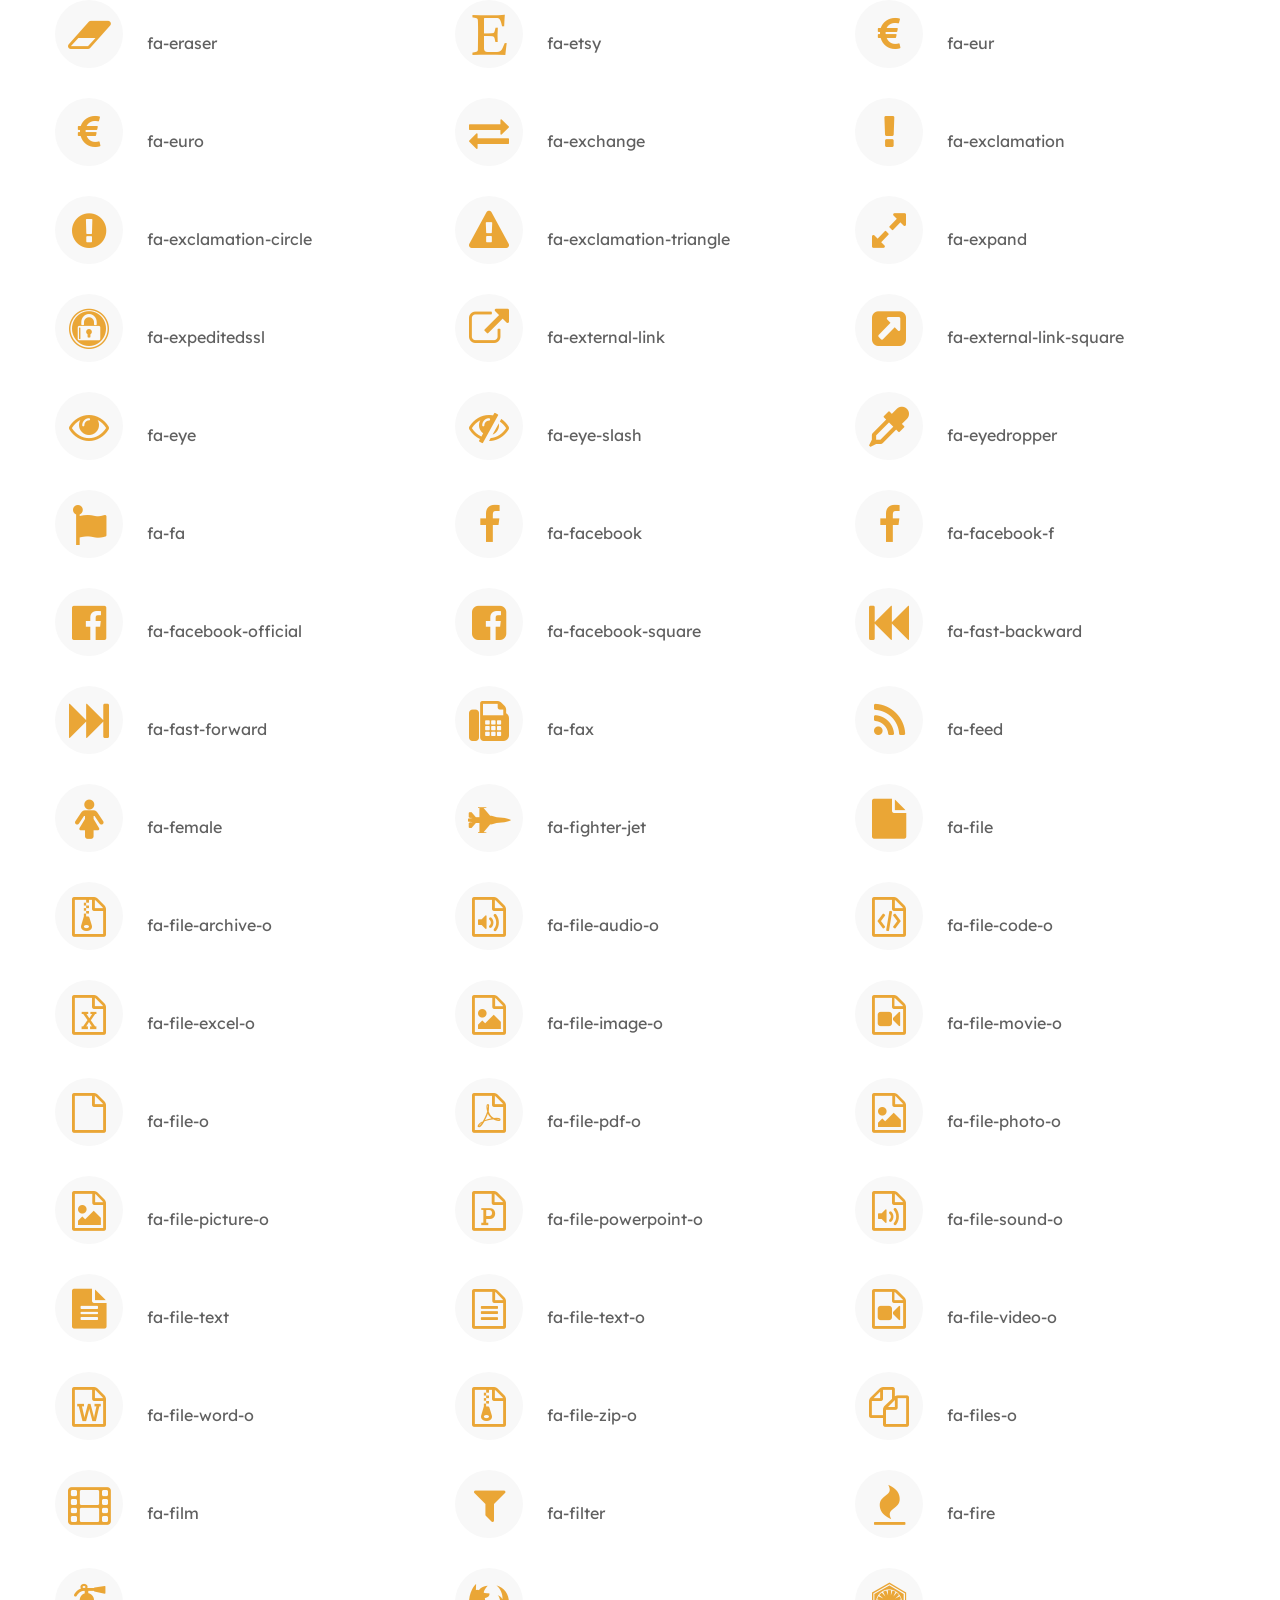
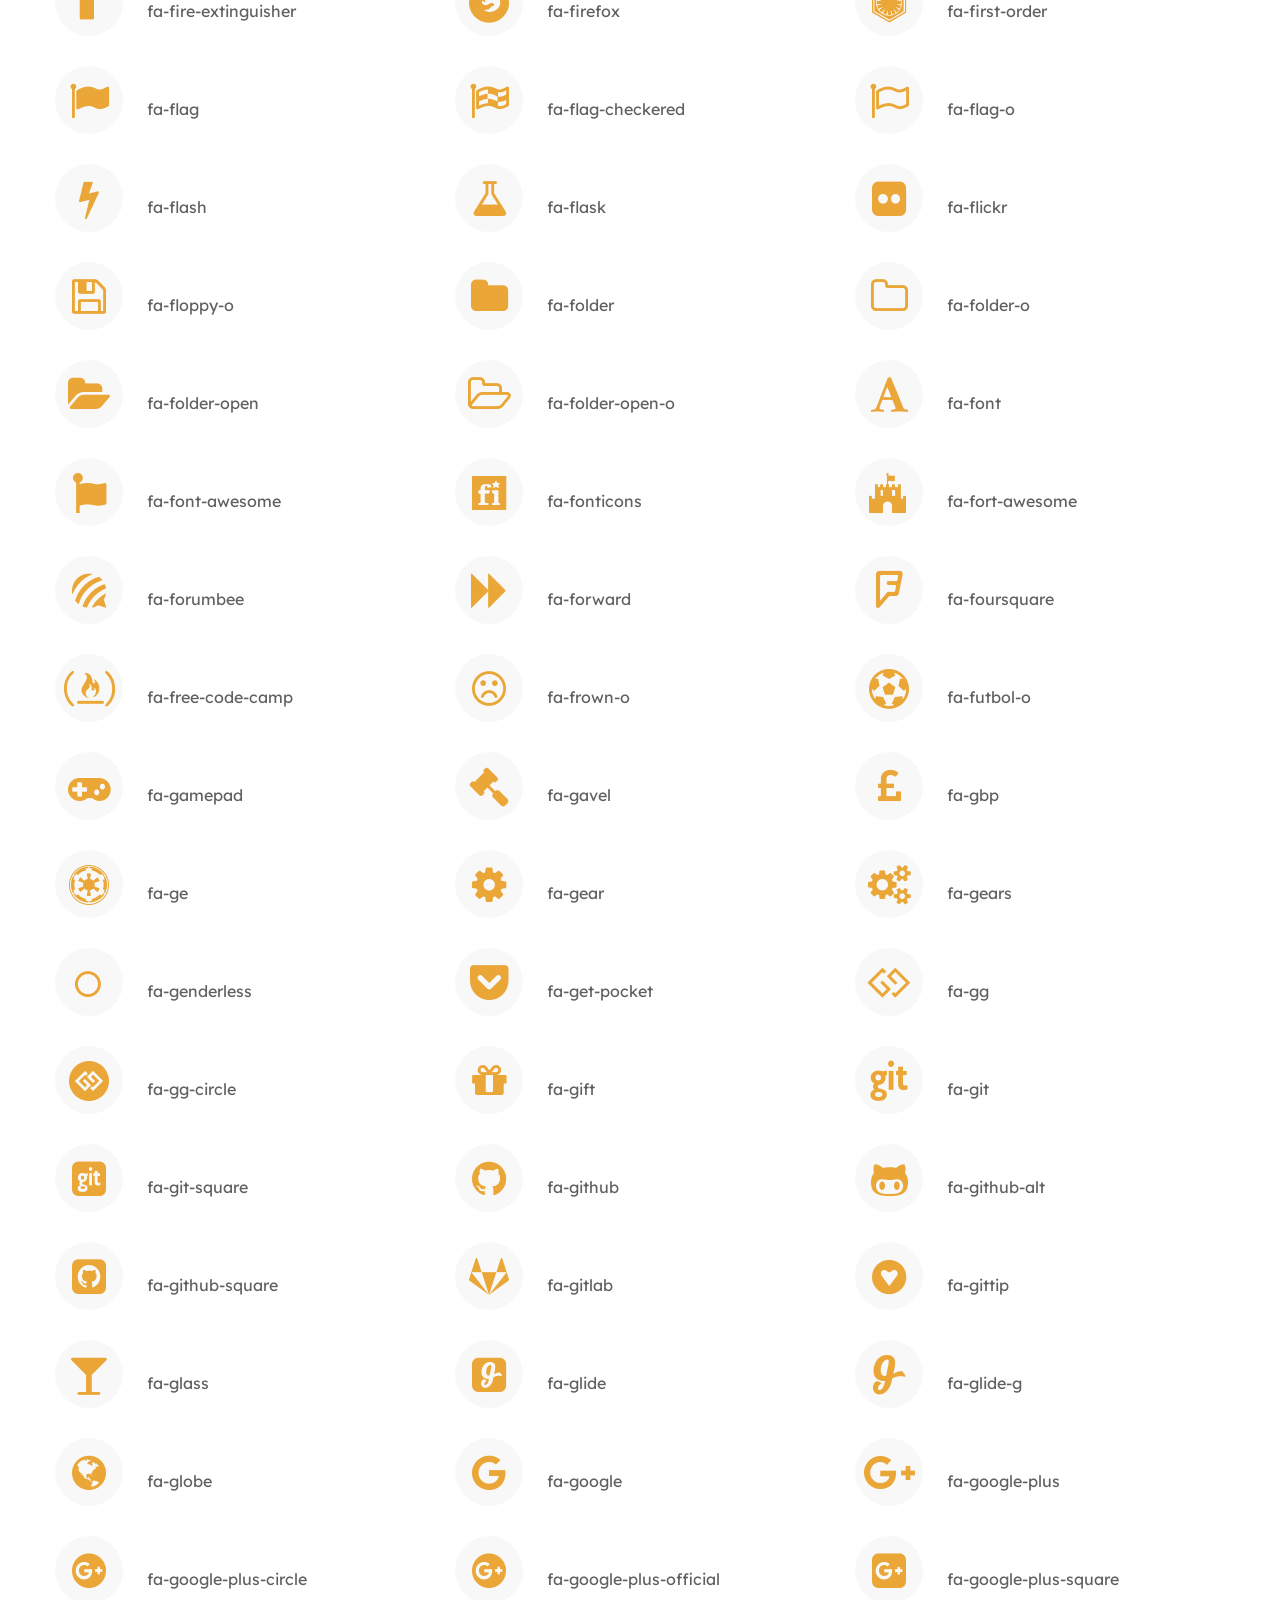
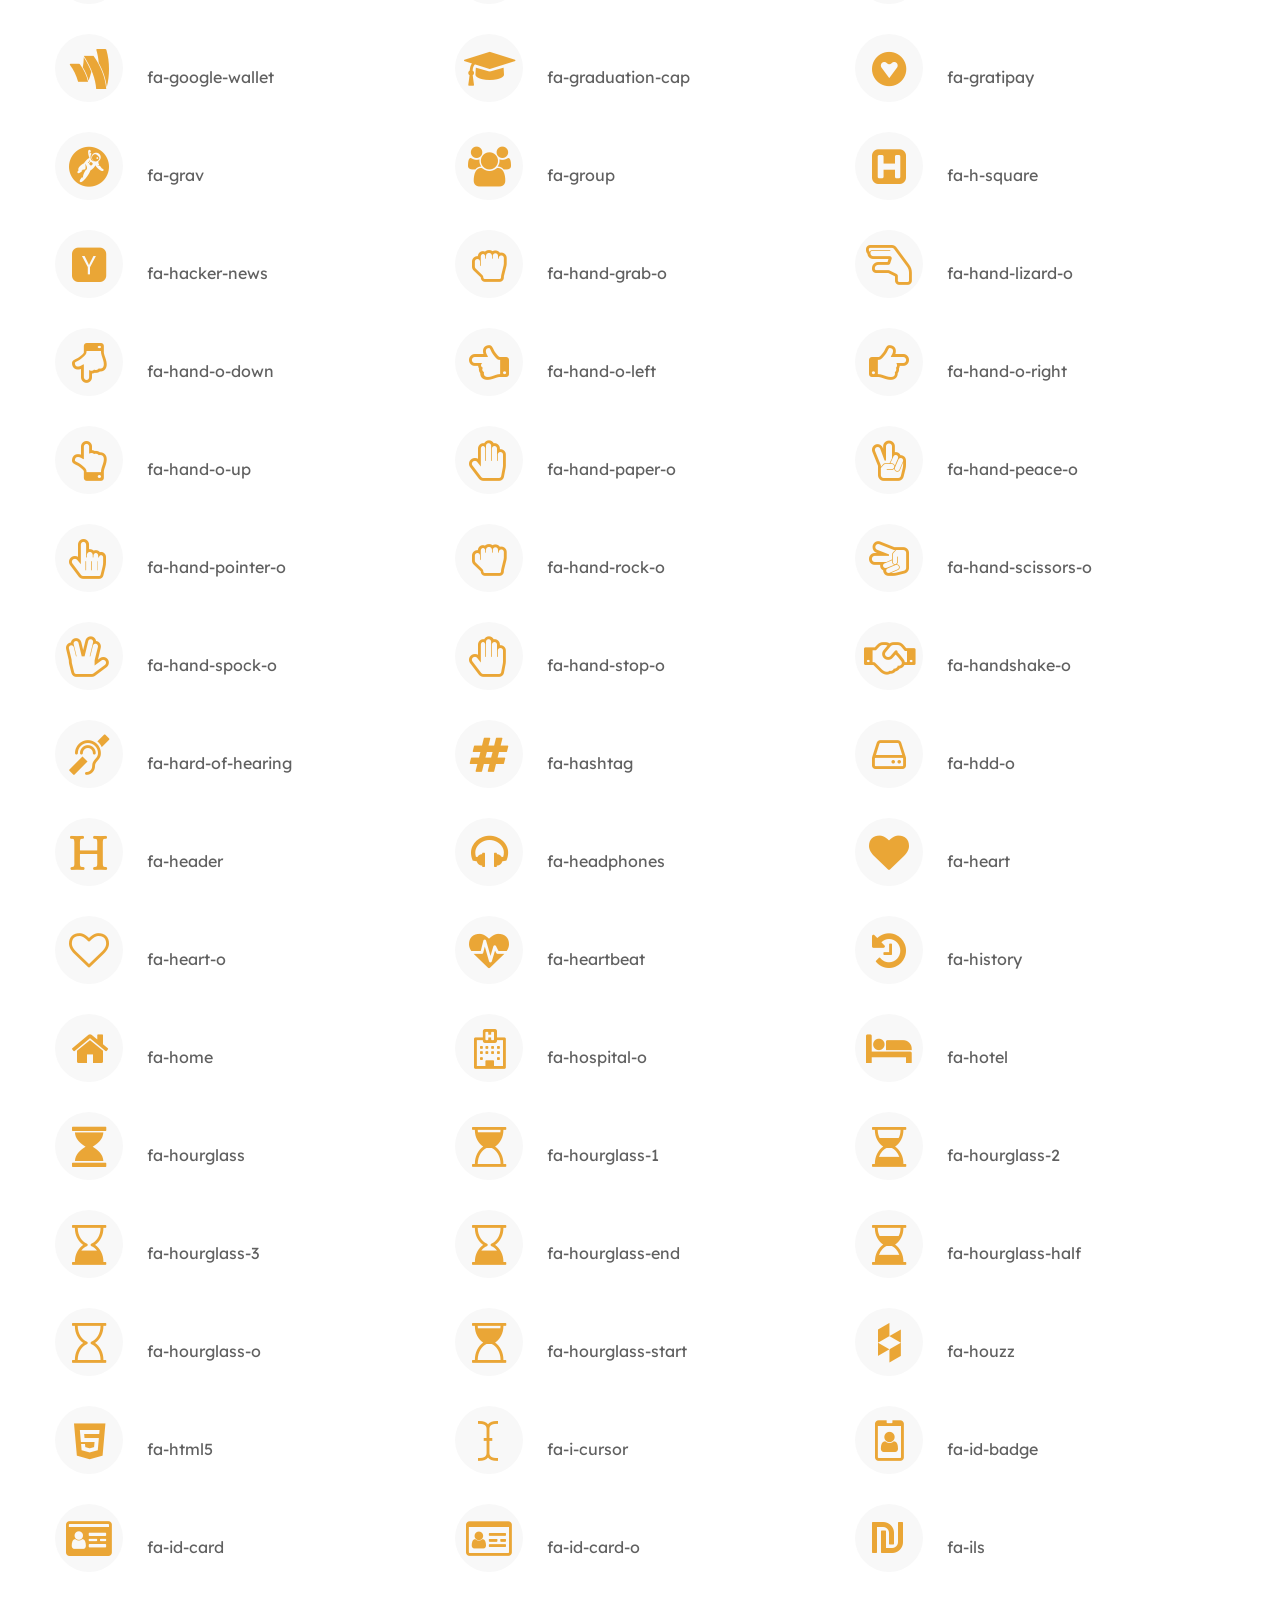
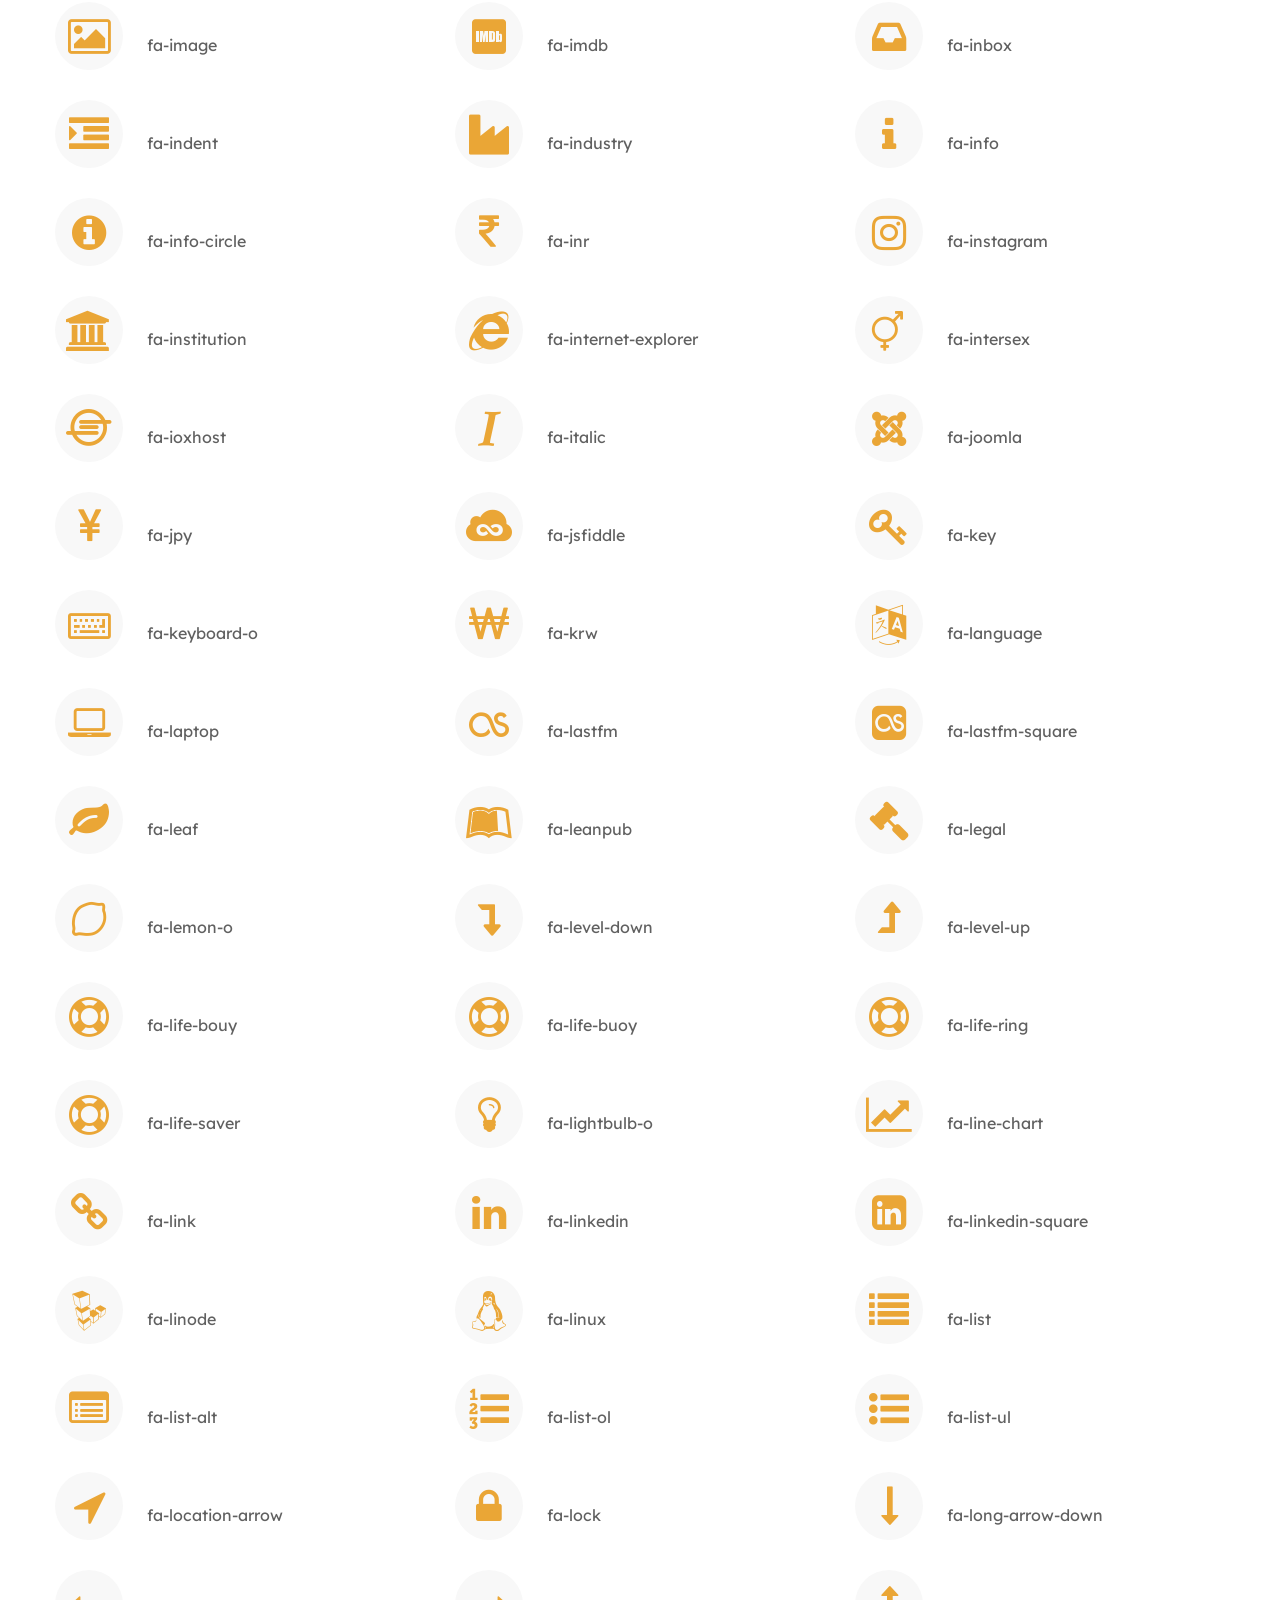
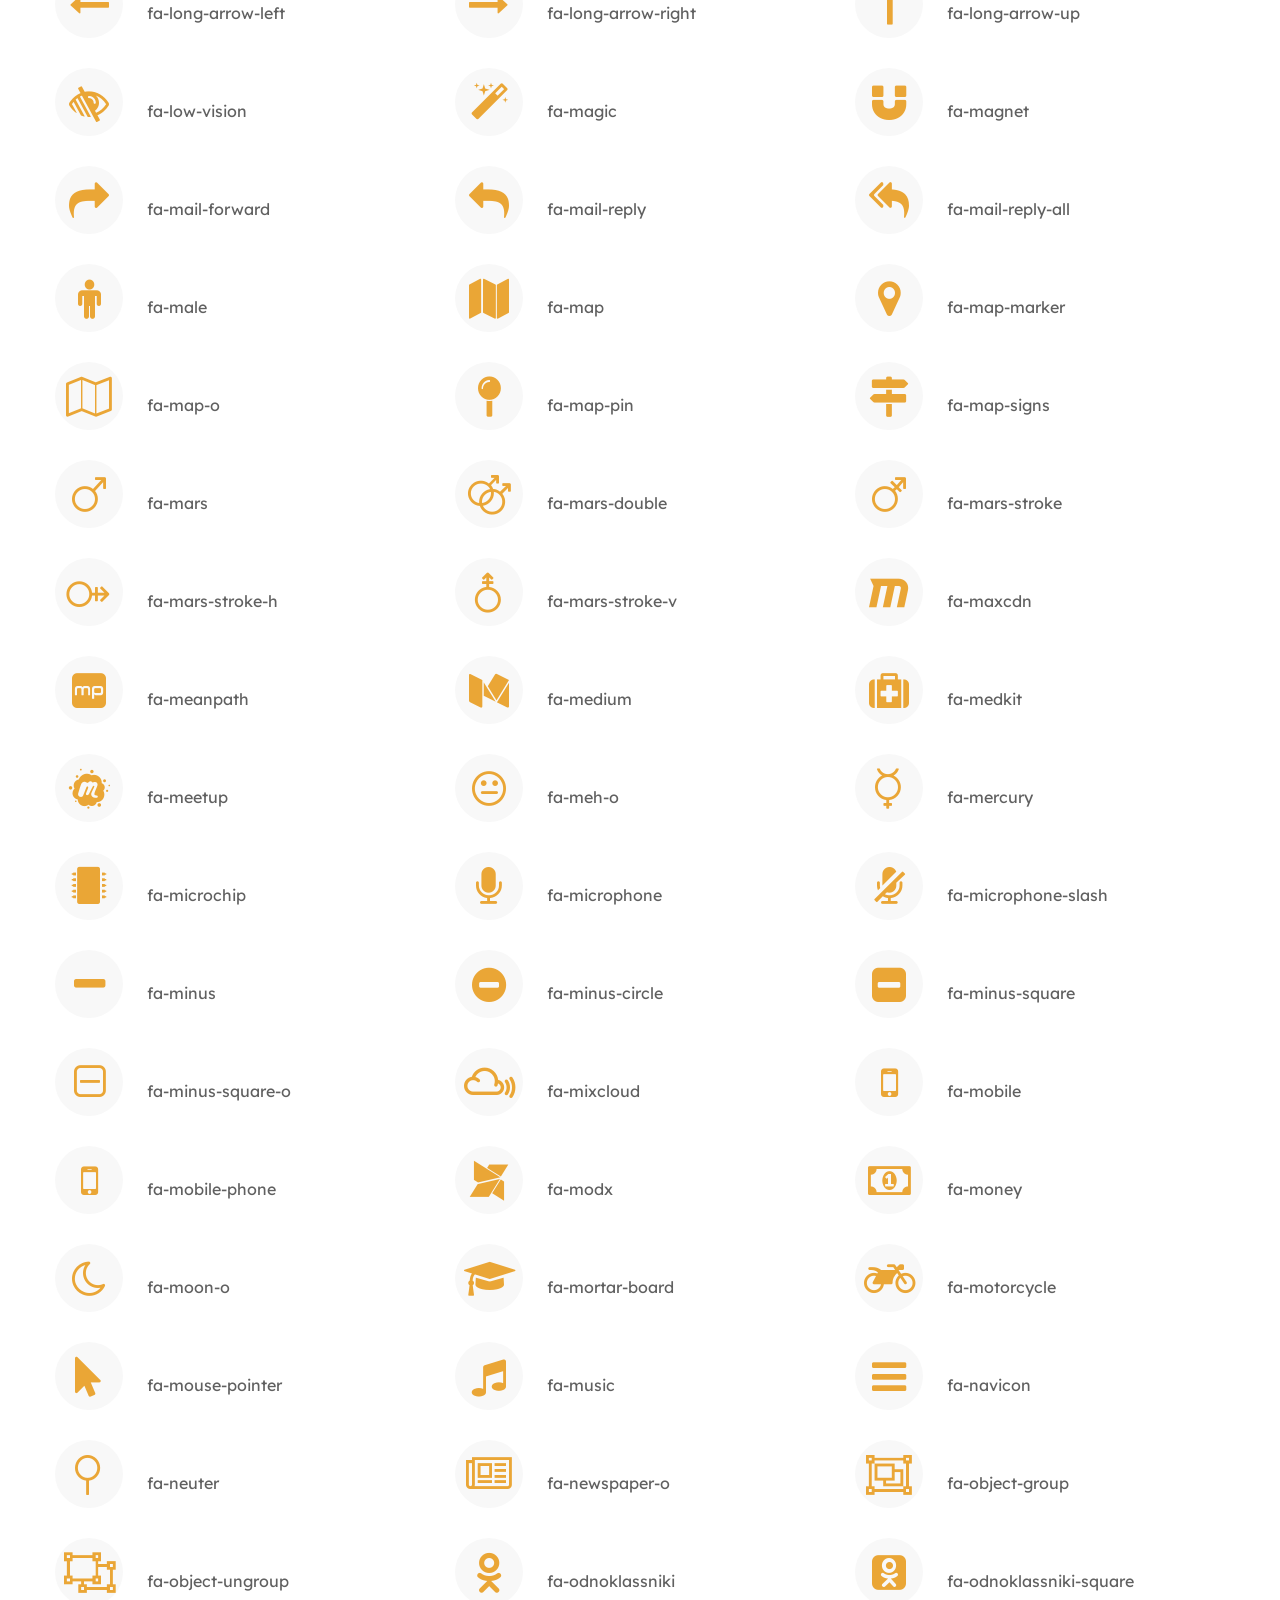
<file: Avemaria/Content/JUSTICA_HTML/icon-set-1.html>
<!DOCTYPE html>
<html lang="zxx">

<head>
    <meta charset="utf-8">
    <title>Justica - Lawyer and Attorney Website Template</title>
    <meta content="width=device-width, initial-scale=1.0" name="viewport">
    <meta content="Justica - Lawyer and Attorney Website Template" name="description">
    <meta content="" name="keywords">
    <meta content="" name="author">
    <!--[if lt IE 9]>
    <script src="js/html5shiv.js"></script>
    <![endif]-->
    <!-- CSS Files
    ================================================== -->
    <link id="bootstrap" href="css/bootstrap.min.css" rel="stylesheet" type="text/css" />
    <link id="bootstrap-grid" href="css/bootstrap-grid.min.css" rel="stylesheet" type="text/css" />
    <link id="bootstrap-reboot" href="css/bootstrap-reboot.min.css" rel="stylesheet" type="text/css" />
    <link href="css/animate.css" rel="stylesheet" type="text/css">
    <link href="css/owl.carousel.css" rel="stylesheet" type="text/css">
    <link href="css/owl.theme.css" rel="stylesheet" type="text/css">
    <link href="css/owl.transitions.css" rel="stylesheet" type="text/css">
    <link href="css/magnific-popup.css" rel="stylesheet" type="text/css">
    <link href="css/jquery.countdown.css" rel="stylesheet" type="text/css">
    <link href="css/style.css" rel="stylesheet" type="text/css">
    <!-- color scheme -->
    <link id="colors" href="css/colors/scheme-01.css" rel="stylesheet" type="text/css">
    <link href="css/coloring.css" rel="stylesheet" type="text/css">
</head>

<body>
    <div id="wrapper">
        <div id="topbar" class="text-white bg-color">
            <div class="container">
                <div class="topbar-left sm-hide">
                    <span class="topbar-widget tb-social">
                        <a href="#"><i class="fa fa-facebook"></i></a>
                        <a href="#"><i class="fa fa-twitter"></i></a>
                        <a href="#"><i class="fa fa-instagram"></i></a>
                    </span>
                </div>
                <div class="topbar-right">
                    <div class="topbar-right">
                        <span class="topbar-widget"><a href="#">Privacy policy</a></span>
                        <span class="topbar-widget"><a href="#">Request Quote</a></span>
                        <span class="topbar-widget"><a href="#">FAQ</a></span>
                    </div>
                </div>
                <div class="clearfix"></div>
            </div>
        </div>
        <!-- header begin -->
        <header class="transparent">
            <div class="container">
                <div class="row">
                    <div class="col-md-12">
                        <div class="de-flex sm-pt10">
                            <div class="de-flex-col">
                                <!-- logo begin -->
                                <div id="logo">
                                    <a href="index.html">
                                        <img alt="" class="logo" src="images/logo-light.png" />
                                        <img alt="" class="logo-2" src="images/logo.png" />
                                    </a>
                                </div>
                                <!-- logo close -->
                            </div>
                            <div class="de-flex-col header-col-mid">
                                <!-- mainmenu begin -->
                                <ul id="mainmenu">
                                    <li><a href="index.html">Home</a>
                                        <ul>
                                            <li><a href="index-6.html">New: Homepage 6</a></li>
                                            <li><a href="index.html">Homepage 1</a></li>
                                            <li><a href="index-2.html">Homepage 2</a></li>
                                            <li><a href="index-3.html">Homepage 3</a></li>
                                            <li><a href="index-4.html">Homepage 4</a></li>
                                            <li><a href="index-5.html">Homepage 5</a></li>
                                        </ul>
                                    </li>
                                    <li><a href="about.html">About</a>
                                        <ul>
                                            <li><a href="about.html">About Us</a></li>
                                            <li><a href="team.html">The Team</a></li>
                                            <li><a href="faq.html">FAQ</a></li>
                                        </ul>
                                    </li>
                                    <li><a href="practice-areas.html">Practice Areas</a>
                                        <ul>
                                            <li><a href="practice-areas.html">Practice Areas 1</a></li>
                                            <li><a href="practice-areas-2.html">Practice Areas 2</a></li>
                                        </ul>
                                    </li>
                                    <li><a href="news.html">News</a>
                                        <ul>
                                            <li><a href="news.html">News List</a></li>
                                            <li><a href="news-single.html">News Single</a></li>
                                        </ul>
                                    </li>
                                    <li><a href="contact.html">Contact</a></li>
                                     <li><a href="#">Elements</a>
                                        <ul>
                                            <li><a href="accordion.html">Accordion</a></li>
                                            <li><a href="alerts.html">Alerts</a></li>
                                            <li><a href="counters.html">Counters</a></li>
                                            <li><a href="faq.html">FAQ</a></li>
                                            <li><a href="gallery.html">Gallery</a></li>
                                            <li><a href="icon-set-1.html">Icon Set 1</a></li>
                                            <li><a href="modal.html">Modal</a></li>
                                            <li><a href="progress-bar.html">Progress Bar</a></li>
                                            <li><a href="tabs.html">Tabs</a></li>
                                            <li><a href="testimonials.html">Testimonials</a></li>
                                        </ul>
                                    </li>
                                </ul>
                                <!-- mainmenu close -->
                            </div>
                            <div class="de-flex-col">
                                <div class="h-phone md-hide"><span>Need&nbsp;Help?</span><i class="fa fa-phone"></i> 1 200 300 9000</div>
                                <span id="menu-btn"></span>
                            </div>
                        </div>
                    </div>
                </div>
            </div>
        </header>
        <!-- header close -->
        <!-- content begin -->
        <div class="no-bottom no-top" id="content">
            <div id="top"></div>
            <!-- section begin -->
            <section id="subheader" class="text-light" data-stellar-background-ratio=".2" data-bgimage="url(images/background/subheader3.jpg) top">
                <div class="center-y relative text-center">
                    <div class="container">
                        <div class="row">
                            <div class="col text-center">
                                <div class="spacer-single"></div>
                                <h1>Icon Set 1</h1>
                                <p>Reputation. Respect. Result.</p>
                            </div>
                            <div class="clearfix"></div>
                        </div>
                    </div>
                </div>
            </section>
            <!-- section begin -->
            <section aria-label="section">
                <div class="container">
                    <div class="row">
                        <div class="col-lg-4 col-md-6 demo-icon-wrap">
                            <small class="text-grey pull-right">4.4</small>
                            <i class="fa fa-fw" aria-hidden="true" title="Copy to use 500px"></i>
                            fa-500px
                            <span class="text-grey">[&amp;#xf26e;]</span>
                        </div>
                        <div class="col-lg-4 col-md-6 demo-icon-wrap">
                            <small class="text-grey pull-right">4.7</small>
                            <i class="fa fa-fw" aria-hidden="true" title="Copy to use address-book"></i>
                            fa-address-book
                            <span class="text-grey">[&amp;#xf2b9;]</span>
                        </div>
                        <div class="col-lg-4 col-md-6 demo-icon-wrap">
                            <small class="text-grey pull-right">4.7</small>
                            <i class="fa fa-fw" aria-hidden="true" title="Copy to use address-book-o"></i>
                            fa-address-book-o
                            <span class="text-grey">[&amp;#xf2ba;]</span>
                        </div>
                        <div class="col-lg-4 col-md-6 demo-icon-wrap">
                            <small class="text-grey pull-right">4.7</small>
                            <i class="fa fa-fw" aria-hidden="true" title="Copy to use address-card"></i>
                            fa-address-card
                            <span class="text-grey">[&amp;#xf2bb;]</span>
                        </div>
                        <div class="col-lg-4 col-md-6 demo-icon-wrap">
                            <small class="text-grey pull-right">4.7</small>
                            <i class="fa fa-fw" aria-hidden="true" title="Copy to use address-card-o"></i>
                            fa-address-card-o
                            <span class="text-grey">[&amp;#xf2bc;]</span>
                        </div>
                        <div class="col-lg-4 col-md-6 demo-icon-wrap">
                            <i class="fa fa-fw" aria-hidden="true" title="Copy to use adjust"></i>
                            fa-adjust
                            <span class="text-grey">[&amp;#xf042;]</span>
                        </div>
                        <div class="col-lg-4 col-md-6 demo-icon-wrap">
                            <i class="fa fa-fw" aria-hidden="true" title="Copy to use adn"></i>
                            fa-adn
                            <span class="text-grey">[&amp;#xf170;]</span>
                        </div>
                        <div class="col-lg-4 col-md-6 demo-icon-wrap">
                            <i class="fa fa-fw" aria-hidden="true" title="Copy to use align-center"></i>
                            fa-align-center
                            <span class="text-grey">[&amp;#xf037;]</span>
                        </div>
                        <div class="col-lg-4 col-md-6 demo-icon-wrap">
                            <i class="fa fa-fw" aria-hidden="true" title="Copy to use align-justify"></i>
                            fa-align-justify
                            <span class="text-grey">[&amp;#xf039;]</span>
                        </div>
                        <div class="col-lg-4 col-md-6 demo-icon-wrap">
                            <i class="fa fa-fw" aria-hidden="true" title="Copy to use align-left"></i>
                            fa-align-left
                            <span class="text-grey">[&amp;#xf036;]</span>
                        </div>
                        <div class="col-lg-4 col-md-6 demo-icon-wrap">
                            <i class="fa fa-fw" aria-hidden="true" title="Copy to use align-right"></i>
                            fa-align-right
                            <span class="text-grey">[&amp;#xf038;]</span>
                        </div>
                        <div class="col-lg-4 col-md-6 demo-icon-wrap">
                            <small class="text-grey pull-right">4.4</small>
                            <i class="fa fa-fw" aria-hidden="true" title="Copy to use amazon"></i>
                            fa-amazon
                            <span class="text-grey">[&amp;#xf270;]</span>
                        </div>
                        <div class="col-lg-4 col-md-6 demo-icon-wrap">
                            <i class="fa fa-fw" aria-hidden="true" title="Copy to use ambulance"></i>
                            fa-ambulance
                            <span class="text-grey">[&amp;#xf0f9;]</span>
                        </div>
                        <div class="col-lg-4 col-md-6 demo-icon-wrap">
                            <small class="text-grey pull-right">4.6</small>
                            <i class="fa fa-fw" aria-hidden="true" title="Copy to use american-sign-language-interpreting"></i>
                            fa-american-sign-language-interpreting
                            <span class="text-grey">[&amp;#xf2a3;]</span>
                        </div>
                        <div class="col-lg-4 col-md-6 demo-icon-wrap">
                            <i class="fa fa-fw" aria-hidden="true" title="Copy to use anchor"></i>
                            fa-anchor
                            <span class="text-grey">[&amp;#xf13d;]</span>
                        </div>
                        <div class="col-lg-4 col-md-6 demo-icon-wrap">
                            <i class="fa fa-fw" aria-hidden="true" title="Copy to use android"></i>
                            fa-android
                            <span class="text-grey">[&amp;#xf17b;]</span>
                        </div>
                        <div class="col-lg-4 col-md-6 demo-icon-wrap">
                            <small class="text-grey pull-right">4.2</small>
                            <i class="fa fa-fw" aria-hidden="true" title="Copy to use angellist"></i>
                            fa-angellist
                            <span class="text-grey">[&amp;#xf209;]</span>
                        </div>
                        <div class="col-lg-4 col-md-6 demo-icon-wrap">
                            <i class="fa fa-fw" aria-hidden="true" title="Copy to use angle-double-down"></i>
                            fa-angle-double-down
                            <span class="text-grey">[&amp;#xf103;]</span>
                        </div>
                        <div class="col-lg-4 col-md-6 demo-icon-wrap">
                            <i class="fa fa-fw" aria-hidden="true" title="Copy to use angle-double-left"></i>
                            fa-angle-double-left
                            <span class="text-grey">[&amp;#xf100;]</span>
                        </div>
                        <div class="col-lg-4 col-md-6 demo-icon-wrap">
                            <i class="fa fa-fw" aria-hidden="true" title="Copy to use angle-double-right"></i>
                            fa-angle-double-right
                            <span class="text-grey">[&amp;#xf101;]</span>
                        </div>
                        <div class="col-lg-4 col-md-6 demo-icon-wrap">
                            <i class="fa fa-fw" aria-hidden="true" title="Copy to use angle-double-up"></i>
                            fa-angle-double-up
                            <span class="text-grey">[&amp;#xf102;]</span>
                        </div>
                        <div class="col-lg-4 col-md-6 demo-icon-wrap">
                            <i class="fa fa-fw" aria-hidden="true" title="Copy to use angle-down"></i>
                            fa-angle-down
                            <span class="text-grey">[&amp;#xf107;]</span>
                        </div>
                        <div class="col-lg-4 col-md-6 demo-icon-wrap">
                            <i class="fa fa-fw" aria-hidden="true" title="Copy to use angle-left"></i>
                            fa-angle-left
                            <span class="text-grey">[&amp;#xf104;]</span>
                        </div>
                        <div class="col-lg-4 col-md-6 demo-icon-wrap">
                            <i class="fa fa-fw" aria-hidden="true" title="Copy to use angle-right"></i>
                            fa-angle-right
                            <span class="text-grey">[&amp;#xf105;]</span>
                        </div>
                        <div class="col-lg-4 col-md-6 demo-icon-wrap">
                            <i class="fa fa-fw" aria-hidden="true" title="Copy to use angle-up"></i>
                            fa-angle-up
                            <span class="text-grey">[&amp;#xf106;]</span>
                        </div>
                        <div class="col-lg-4 col-md-6 demo-icon-wrap">
                            <i class="fa fa-fw" aria-hidden="true" title="Copy to use apple"></i>
                            fa-apple
                            <span class="text-grey">[&amp;#xf179;]</span>
                        </div>
                        <div class="col-lg-4 col-md-6 demo-icon-wrap">
                            <i class="fa fa-fw" aria-hidden="true" title="Copy to use archive"></i>
                            fa-archive
                            <span class="text-grey">[&amp;#xf187;]</span>
                        </div>
                        <div class="col-lg-4 col-md-6 demo-icon-wrap">
                            <small class="text-grey pull-right">4.2</small>
                            <i class="fa fa-fw" aria-hidden="true" title="Copy to use area-chart"></i>
                            fa-area-chart
                            <span class="text-grey">[&amp;#xf1fe;]</span>
                        </div>
                        <div class="col-lg-4 col-md-6 demo-icon-wrap">
                            <i class="fa fa-fw" aria-hidden="true" title="Copy to use arrow-circle-down"></i>
                            fa-arrow-circle-down
                            <span class="text-grey">[&amp;#xf0ab;]</span>
                        </div>
                        <div class="col-lg-4 col-md-6 demo-icon-wrap">
                            <i class="fa fa-fw" aria-hidden="true" title="Copy to use arrow-circle-left"></i>
                            fa-arrow-circle-left
                            <span class="text-grey">[&amp;#xf0a8;]</span>
                        </div>
                        <div class="col-lg-4 col-md-6 demo-icon-wrap">
                            <i class="fa fa-fw" aria-hidden="true" title="Copy to use arrow-circle-o-down"></i>
                            fa-arrow-circle-o-down
                            <span class="text-grey">[&amp;#xf01a;]</span>
                        </div>
                        <div class="col-lg-4 col-md-6 demo-icon-wrap">
                            <small class="text-grey pull-right">4.0</small>
                            <i class="fa fa-fw" aria-hidden="true" title="Copy to use arrow-circle-o-left"></i>
                            fa-arrow-circle-o-left
                            <span class="text-grey">[&amp;#xf190;]</span>
                        </div>
                        <div class="col-lg-4 col-md-6 demo-icon-wrap">
                            <small class="text-grey pull-right">4.0</small>
                            <i class="fa fa-fw" aria-hidden="true" title="Copy to use arrow-circle-o-right"></i>
                            fa-arrow-circle-o-right
                            <span class="text-grey">[&amp;#xf18e;]</span>
                        </div>
                        <div class="col-lg-4 col-md-6 demo-icon-wrap">
                            <i class="fa fa-fw" aria-hidden="true" title="Copy to use arrow-circle-o-up"></i>
                            fa-arrow-circle-o-up
                            <span class="text-grey">[&amp;#xf01b;]</span>
                        </div>
                        <div class="col-lg-4 col-md-6 demo-icon-wrap">
                            <i class="fa fa-fw" aria-hidden="true" title="Copy to use arrow-circle-right"></i>
                            fa-arrow-circle-right
                            <span class="text-grey">[&amp;#xf0a9;]</span>
                        </div>
                        <div class="col-lg-4 col-md-6 demo-icon-wrap">
                            <i class="fa fa-fw" aria-hidden="true" title="Copy to use arrow-circle-up"></i>
                            fa-arrow-circle-up
                            <span class="text-grey">[&amp;#xf0aa;]</span>
                        </div>
                        <div class="col-lg-4 col-md-6 demo-icon-wrap">
                            <i class="fa fa-fw" aria-hidden="true" title="Copy to use arrow-down"></i>
                            fa-arrow-down
                            <span class="text-grey">[&amp;#xf063;]</span>
                        </div>
                        <div class="col-lg-4 col-md-6 demo-icon-wrap">
                            <i class="fa fa-fw" aria-hidden="true" title="Copy to use arrow-left"></i>
                            fa-arrow-left
                            <span class="text-grey">[&amp;#xf060;]</span>
                        </div>
                        <div class="col-lg-4 col-md-6 demo-icon-wrap">
                            <i class="fa fa-fw" aria-hidden="true" title="Copy to use arrow-right"></i>
                            fa-arrow-right
                            <span class="text-grey">[&amp;#xf061;]</span>
                        </div>
                        <div class="col-lg-4 col-md-6 demo-icon-wrap">
                            <i class="fa fa-fw" aria-hidden="true" title="Copy to use arrow-up"></i>
                            fa-arrow-up
                            <span class="text-grey">[&amp;#xf062;]</span>
                        </div>
                        <div class="col-lg-4 col-md-6 demo-icon-wrap">
                            <i class="fa fa-fw" aria-hidden="true" title="Copy to use arrows"></i>
                            fa-arrows
                            <span class="text-grey">[&amp;#xf047;]</span>
                        </div>
                        <div class="col-lg-4 col-md-6 demo-icon-wrap">
                            <i class="fa fa-fw" aria-hidden="true" title="Copy to use arrows-alt"></i>
                            fa-arrows-alt
                            <span class="text-grey">[&amp;#xf0b2;]</span>
                        </div>
                        <div class="col-lg-4 col-md-6 demo-icon-wrap">
                            <i class="fa fa-fw" aria-hidden="true" title="Copy to use arrows-h"></i>
                            fa-arrows-h
                            <span class="text-grey">[&amp;#xf07e;]</span>
                        </div>
                        <div class="col-lg-4 col-md-6 demo-icon-wrap">
                            <i class="fa fa-fw" aria-hidden="true" title="Copy to use arrows-v"></i>
                            fa-arrows-v
                            <span class="text-grey">[&amp;#xf07d;]</span>
                        </div>
                        <div class="col-lg-4 col-md-6 demo-icon-wrap">
                            <small class="text-grey pull-right">4.6</small>
                            <i class="fa fa-fw" aria-hidden="true" title="Copy to use asl-interpreting"></i>
                            fa-asl-interpreting
                            <span class="text-grey">(alias)</span>
                            <span class="text-grey">[&amp;#xf2a3;]</span>
                        </div>
                        <div class="col-lg-4 col-md-6 demo-icon-wrap">
                            <small class="text-grey pull-right">4.6</small>
                            <i class="fa fa-fw" aria-hidden="true" title="Copy to use assistive-listening-systems"></i>
                            fa-assistive-listening-systems
                            <span class="text-grey">[&amp;#xf2a2;]</span>
                        </div>
                        <div class="col-lg-4 col-md-6 demo-icon-wrap">
                            <i class="fa fa-fw" aria-hidden="true" title="Copy to use asterisk"></i>
                            fa-asterisk
                            <span class="text-grey">[&amp;#xf069;]</span>
                        </div>
                        <div class="col-lg-4 col-md-6 demo-icon-wrap">
                            <small class="text-grey pull-right">4.2</small>
                            <i class="fa fa-fw" aria-hidden="true" title="Copy to use at"></i>
                            fa-at
                            <span class="text-grey">[&amp;#xf1fa;]</span>
                        </div>
                        <div class="col-lg-4 col-md-6 demo-icon-wrap">
                            <small class="text-grey pull-right">4.6</small>
                            <i class="fa fa-fw" aria-hidden="true" title="Copy to use audio-description"></i>
                            fa-audio-description
                            <span class="text-grey">[&amp;#xf29e;]</span>
                        </div>
                        <div class="col-lg-4 col-md-6 demo-icon-wrap">
                            <small class="text-grey pull-right">4.1</small>
                            <i class="fa fa-fw" aria-hidden="true" title="Copy to use automobile"></i>
                            fa-automobile
                            <span class="text-grey">(alias)</span>
                            <span class="text-grey">[&amp;#xf1b9;]</span>
                        </div>
                        <div class="col-lg-4 col-md-6 demo-icon-wrap">
                            <i class="fa fa-fw" aria-hidden="true" title="Copy to use backward"></i>
                            fa-backward
                            <span class="text-grey">[&amp;#xf04a;]</span>
                        </div>
                        <div class="col-lg-4 col-md-6 demo-icon-wrap">
                            <small class="text-grey pull-right">4.4</small>
                            <i class="fa fa-fw" aria-hidden="true" title="Copy to use balance-scale"></i>
                            fa-balance-scale
                            <span class="text-grey">[&amp;#xf24e;]</span>
                        </div>
                        <div class="col-lg-4 col-md-6 demo-icon-wrap">
                            <i class="fa fa-fw" aria-hidden="true" title="Copy to use ban"></i>
                            fa-ban
                            <span class="text-grey">[&amp;#xf05e;]</span>
                        </div>
                        <div class="col-lg-4 col-md-6 demo-icon-wrap">
                            <small class="text-grey pull-right">4.7</small>
                            <i class="fa fa-fw" aria-hidden="true" title="Copy to use bandcamp"></i>
                            fa-bandcamp
                            <span class="text-grey">[&amp;#xf2d5;]</span>
                        </div>
                        <div class="col-lg-4 col-md-6 demo-icon-wrap">
                            <small class="text-grey pull-right">4.1</small>
                            <i class="fa fa-fw" aria-hidden="true" title="Copy to use bank"></i>
                            fa-bank
                            <span class="text-grey">(alias)</span>
                            <span class="text-grey">[&amp;#xf19c;]</span>
                        </div>
                        <div class="col-lg-4 col-md-6 demo-icon-wrap">
                            <i class="fa fa-fw" aria-hidden="true" title="Copy to use bar-chart"></i>
                            fa-bar-chart
                            <span class="text-grey">[&amp;#xf080;]</span>
                        </div>
                        <div class="col-lg-4 col-md-6 demo-icon-wrap">
                            <i class="fa fa-fw" aria-hidden="true" title="Copy to use bar-chart-o"></i>
                            fa-bar-chart-o
                            <span class="text-grey">(alias)</span>
                            <span class="text-grey">[&amp;#xf080;]</span>
                        </div>
                        <div class="col-lg-4 col-md-6 demo-icon-wrap">
                            <i class="fa fa-fw" aria-hidden="true" title="Copy to use barcode"></i>
                            fa-barcode
                            <span class="text-grey">[&amp;#xf02a;]</span>
                        </div>
                        <div class="col-lg-4 col-md-6 demo-icon-wrap">
                            <i class="fa fa-fw" aria-hidden="true" title="Copy to use bars"></i>
                            fa-bars
                            <span class="text-grey">[&amp;#xf0c9;]</span>
                        </div>
                        <div class="col-lg-4 col-md-6 demo-icon-wrap">
                            <small class="text-grey pull-right">4.7</small>
                            <i class="fa fa-fw" aria-hidden="true" title="Copy to use bath"></i>
                            fa-bath
                            <span class="text-grey">[&amp;#xf2cd;]</span>
                        </div>
                        <div class="col-lg-4 col-md-6 demo-icon-wrap">
                            <small class="text-grey pull-right">4.7</small>
                            <i class="fa fa-fw" aria-hidden="true" title="Copy to use bathtub"></i>
                            fa-bathtub
                            <span class="text-grey">(alias)</span>
                            <span class="text-grey">[&amp;#xf2cd;]</span>
                        </div>
                        <div class="col-lg-4 col-md-6 demo-icon-wrap">
                            <small class="text-grey pull-right">4.4</small>
                            <i class="fa fa-fw" aria-hidden="true" title="Copy to use battery"></i>
                            fa-battery
                            <span class="text-grey">(alias)</span>
                            <span class="text-grey">[&amp;#xf240;]</span>
                        </div>
                        <div class="col-lg-4 col-md-6 demo-icon-wrap">
                            <small class="text-grey pull-right">4.4</small>
                            <i class="fa fa-fw" aria-hidden="true" title="Copy to use battery-0"></i>
                            fa-battery-0
                            <span class="text-grey">(alias)</span>
                            <span class="text-grey">[&amp;#xf244;]</span>
                        </div>
                        <div class="col-lg-4 col-md-6 demo-icon-wrap">
                            <small class="text-grey pull-right">4.4</small>
                            <i class="fa fa-fw" aria-hidden="true" title="Copy to use battery-1"></i>
                            fa-battery-1
                            <span class="text-grey">(alias)</span>
                            <span class="text-grey">[&amp;#xf243;]</span>
                        </div>
                        <div class="col-lg-4 col-md-6 demo-icon-wrap">
                            <small class="text-grey pull-right">4.4</small>
                            <i class="fa fa-fw" aria-hidden="true" title="Copy to use battery-2"></i>
                            fa-battery-2
                            <span class="text-grey">(alias)</span>
                            <span class="text-grey">[&amp;#xf242;]</span>
                        </div>
                        <div class="col-lg-4 col-md-6 demo-icon-wrap">
                            <small class="text-grey pull-right">4.4</small>
                            <i class="fa fa-fw" aria-hidden="true" title="Copy to use battery-3"></i>
                            fa-battery-3
                            <span class="text-grey">(alias)</span>
                            <span class="text-grey">[&amp;#xf241;]</span>
                        </div>
                        <div class="col-lg-4 col-md-6 demo-icon-wrap">
                            <small class="text-grey pull-right">4.4</small>
                            <i class="fa fa-fw" aria-hidden="true" title="Copy to use battery-4"></i>
                            fa-battery-4
                            <span class="text-grey">(alias)</span>
                            <span class="text-grey">[&amp;#xf240;]</span>
                        </div>
                        <div class="col-lg-4 col-md-6 demo-icon-wrap">
                            <small class="text-grey pull-right">4.4</small>
                            <i class="fa fa-fw" aria-hidden="true" title="Copy to use battery-empty"></i>
                            fa-battery-empty
                            <span class="text-grey">[&amp;#xf244;]</span>
                        </div>
                        <div class="col-lg-4 col-md-6 demo-icon-wrap">
                            <small class="text-grey pull-right">4.4</small>
                            <i class="fa fa-fw" aria-hidden="true" title="Copy to use battery-full"></i>
                            fa-battery-full
                            <span class="text-grey">[&amp;#xf240;]</span>
                        </div>
                        <div class="col-lg-4 col-md-6 demo-icon-wrap">
                            <small class="text-grey pull-right">4.4</small>
                            <i class="fa fa-fw" aria-hidden="true" title="Copy to use battery-half"></i>
                            fa-battery-half
                            <span class="text-grey">[&amp;#xf242;]</span>
                        </div>
                        <div class="col-lg-4 col-md-6 demo-icon-wrap">
                            <small class="text-grey pull-right">4.4</small>
                            <i class="fa fa-fw" aria-hidden="true" title="Copy to use battery-quarter"></i>
                            fa-battery-quarter
                            <span class="text-grey">[&amp;#xf243;]</span>
                        </div>
                        <div class="col-lg-4 col-md-6 demo-icon-wrap">
                            <small class="text-grey pull-right">4.4</small>
                            <i class="fa fa-fw" aria-hidden="true" title="Copy to use battery-three-quarters"></i>
                            fa-battery-three-quarters
                            <span class="text-grey">[&amp;#xf241;]</span>
                        </div>
                        <div class="col-lg-4 col-md-6 demo-icon-wrap">
                            <small class="text-grey pull-right">4.3</small>
                            <i class="fa fa-fw" aria-hidden="true" title="Copy to use bed"></i>
                            fa-bed
                            <span class="text-grey">[&amp;#xf236;]</span>
                        </div>
                        <div class="col-lg-4 col-md-6 demo-icon-wrap">
                            <i class="fa fa-fw" aria-hidden="true" title="Copy to use beer"></i>
                            fa-beer
                            <span class="text-grey">[&amp;#xf0fc;]</span>
                        </div>
                        <div class="col-lg-4 col-md-6 demo-icon-wrap">
                            <small class="text-grey pull-right">4.1</small>
                            <i class="fa fa-fw" aria-hidden="true" title="Copy to use behance"></i>
                            fa-behance
                            <span class="text-grey">[&amp;#xf1b4;]</span>
                        </div>
                        <div class="col-lg-4 col-md-6 demo-icon-wrap">
                            <small class="text-grey pull-right">4.1</small>
                            <i class="fa fa-fw" aria-hidden="true" title="Copy to use behance-square"></i>
                            fa-behance-square
                            <span class="text-grey">[&amp;#xf1b5;]</span>
                        </div>
                        <div class="col-lg-4 col-md-6 demo-icon-wrap">
                            <i class="fa fa-fw" aria-hidden="true" title="Copy to use bell"></i>
                            fa-bell
                            <span class="text-grey">[&amp;#xf0f3;]</span>
                        </div>
                        <div class="col-lg-4 col-md-6 demo-icon-wrap">
                            <i class="fa fa-fw" aria-hidden="true" title="Copy to use bell-o"></i>
                            fa-bell-o
                            <span class="text-grey">[&amp;#xf0a2;]</span>
                        </div>
                        <div class="col-lg-4 col-md-6 demo-icon-wrap">
                            <small class="text-grey pull-right">4.2</small>
                            <i class="fa fa-fw" aria-hidden="true" title="Copy to use bell-slash"></i>
                            fa-bell-slash
                            <span class="text-grey">[&amp;#xf1f6;]</span>
                        </div>
                        <div class="col-lg-4 col-md-6 demo-icon-wrap">
                            <small class="text-grey pull-right">4.2</small>
                            <i class="fa fa-fw" aria-hidden="true" title="Copy to use bell-slash-o"></i>
                            fa-bell-slash-o
                            <span class="text-grey">[&amp;#xf1f7;]</span>
                        </div>
                        <div class="col-lg-4 col-md-6 demo-icon-wrap">
                            <small class="text-grey pull-right">4.2</small>
                            <i class="fa fa-fw" aria-hidden="true" title="Copy to use bicycle"></i>
                            fa-bicycle
                            <span class="text-grey">[&amp;#xf206;]</span>
                        </div>
                        <div class="col-lg-4 col-md-6 demo-icon-wrap">
                            <small class="text-grey pull-right">4.2</small>
                            <i class="fa fa-fw" aria-hidden="true" title="Copy to use binoculars"></i>
                            fa-binoculars
                            <span class="text-grey">[&amp;#xf1e5;]</span>
                        </div>
                        <div class="col-lg-4 col-md-6 demo-icon-wrap">
                            <small class="text-grey pull-right">4.2</small>
                            <i class="fa fa-fw" aria-hidden="true" title="Copy to use birthday-cake"></i>
                            fa-birthday-cake
                            <span class="text-grey">[&amp;#xf1fd;]</span>
                        </div>
                        <div class="col-lg-4 col-md-6 demo-icon-wrap">
                            <i class="fa fa-fw" aria-hidden="true" title="Copy to use bitbucket"></i>
                            fa-bitbucket
                            <span class="text-grey">[&amp;#xf171;]</span>
                        </div>
                        <div class="col-lg-4 col-md-6 demo-icon-wrap">
                            <i class="fa fa-fw" aria-hidden="true" title="Copy to use bitbucket-square"></i>
                            fa-bitbucket-square
                            <span class="text-grey">[&amp;#xf172;]</span>
                        </div>
                        <div class="col-lg-4 col-md-6 demo-icon-wrap">
                            <i class="fa fa-fw" aria-hidden="true" title="Copy to use bitcoin"></i>
                            fa-bitcoin
                            <span class="text-grey">(alias)</span>
                            <span class="text-grey">[&amp;#xf15a;]</span>
                        </div>
                        <div class="col-lg-4 col-md-6 demo-icon-wrap">
                            <small class="text-grey pull-right">4.4</small>
                            <i class="fa fa-fw" aria-hidden="true" title="Copy to use black-tie"></i>
                            fa-black-tie
                            <span class="text-grey">[&amp;#xf27e;]</span>
                        </div>
                        <div class="col-lg-4 col-md-6 demo-icon-wrap">
                            <small class="text-grey pull-right">4.6</small>
                            <i class="fa fa-fw" aria-hidden="true" title="Copy to use blind"></i>
                            fa-blind
                            <span class="text-grey">[&amp;#xf29d;]</span>
                        </div>
                        <div class="col-lg-4 col-md-6 demo-icon-wrap">
                            <small class="text-grey pull-right">4.5</small>
                            <i class="fa fa-fw" aria-hidden="true" title="Copy to use bluetooth"></i>
                            fa-bluetooth
                            <span class="text-grey">[&amp;#xf293;]</span>
                        </div>
                        <div class="col-lg-4 col-md-6 demo-icon-wrap">
                            <small class="text-grey pull-right">4.5</small>
                            <i class="fa fa-fw" aria-hidden="true" title="Copy to use bluetooth-b"></i>
                            fa-bluetooth-b
                            <span class="text-grey">[&amp;#xf294;]</span>
                        </div>
                        <div class="col-lg-4 col-md-6 demo-icon-wrap">
                            <i class="fa fa-fw" aria-hidden="true" title="Copy to use bold"></i>
                            fa-bold
                            <span class="text-grey">[&amp;#xf032;]</span>
                        </div>
                        <div class="col-lg-4 col-md-6 demo-icon-wrap">
                            <i class="fa fa-fw" aria-hidden="true" title="Copy to use bolt"></i>
                            fa-bolt
                            <span class="text-grey">[&amp;#xf0e7;]</span>
                        </div>
                        <div class="col-lg-4 col-md-6 demo-icon-wrap">
                            <small class="text-grey pull-right">4.1</small>
                            <i class="fa fa-fw" aria-hidden="true" title="Copy to use bomb"></i>
                            fa-bomb
                            <span class="text-grey">[&amp;#xf1e2;]</span>
                        </div>
                        <div class="col-lg-4 col-md-6 demo-icon-wrap">
                            <i class="fa fa-fw" aria-hidden="true" title="Copy to use book"></i>
                            fa-book
                            <span class="text-grey">[&amp;#xf02d;]</span>
                        </div>
                        <div class="col-lg-4 col-md-6 demo-icon-wrap">
                            <i class="fa fa-fw" aria-hidden="true" title="Copy to use bookmark"></i>
                            fa-bookmark
                            <span class="text-grey">[&amp;#xf02e;]</span>
                        </div>
                        <div class="col-lg-4 col-md-6 demo-icon-wrap">
                            <i class="fa fa-fw" aria-hidden="true" title="Copy to use bookmark-o"></i>
                            fa-bookmark-o
                            <span class="text-grey">[&amp;#xf097;]</span>
                        </div>
                        <div class="col-lg-4 col-md-6 demo-icon-wrap">
                            <small class="text-grey pull-right">4.6</small>
                            <i class="fa fa-fw" aria-hidden="true" title="Copy to use braille"></i>
                            fa-braille
                            <span class="text-grey">[&amp;#xf2a1;]</span>
                        </div>
                        <div class="col-lg-4 col-md-6 demo-icon-wrap">
                            <i class="fa fa-fw" aria-hidden="true" title="Copy to use briefcase"></i>
                            fa-briefcase
                            <span class="text-grey">[&amp;#xf0b1;]</span>
                        </div>
                        <div class="col-lg-4 col-md-6 demo-icon-wrap">
                            <i class="fa fa-fw" aria-hidden="true" title="Copy to use btc"></i>
                            fa-btc
                            <span class="text-grey">[&amp;#xf15a;]</span>
                        </div>
                        <div class="col-lg-4 col-md-6 demo-icon-wrap">
                            <i class="fa fa-fw" aria-hidden="true" title="Copy to use bug"></i>
                            fa-bug
                            <span class="text-grey">[&amp;#xf188;]</span>
                        </div>
                        <div class="col-lg-4 col-md-6 demo-icon-wrap">
                            <small class="text-grey pull-right">4.1</small>
                            <i class="fa fa-fw" aria-hidden="true" title="Copy to use building"></i>
                            fa-building
                            <span class="text-grey">[&amp;#xf1ad;]</span>
                        </div>
                        <div class="col-lg-4 col-md-6 demo-icon-wrap">
                            <i class="fa fa-fw" aria-hidden="true" title="Copy to use building-o"></i>
                            fa-building-o
                            <span class="text-grey">[&amp;#xf0f7;]</span>
                        </div>
                        <div class="col-lg-4 col-md-6 demo-icon-wrap">
                            <i class="fa fa-fw" aria-hidden="true" title="Copy to use bullhorn"></i>
                            fa-bullhorn
                            <span class="text-grey">[&amp;#xf0a1;]</span>
                        </div>
                        <div class="col-lg-4 col-md-6 demo-icon-wrap">
                            <i class="fa fa-fw" aria-hidden="true" title="Copy to use bullseye"></i>
                            fa-bullseye
                            <span class="text-grey">[&amp;#xf140;]</span>
                        </div>
                        <div class="col-lg-4 col-md-6 demo-icon-wrap">
                            <small class="text-grey pull-right">4.2</small>
                            <i class="fa fa-fw" aria-hidden="true" title="Copy to use bus"></i>
                            fa-bus
                            <span class="text-grey">[&amp;#xf207;]</span>
                        </div>
                        <div class="col-lg-4 col-md-6 demo-icon-wrap">
                            <small class="text-grey pull-right">4.3</small>
                            <i class="fa fa-fw" aria-hidden="true" title="Copy to use buysellads"></i>
                            fa-buysellads
                            <span class="text-grey">[&amp;#xf20d;]</span>
                        </div>
                        <div class="col-lg-4 col-md-6 demo-icon-wrap">
                            <small class="text-grey pull-right">4.1</small>
                            <i class="fa fa-fw" aria-hidden="true" title="Copy to use cab"></i>
                            fa-cab
                            <span class="text-grey">(alias)</span>
                            <span class="text-grey">[&amp;#xf1ba;]</span>
                        </div>
                        <div class="col-lg-4 col-md-6 demo-icon-wrap">
                            <small class="text-grey pull-right">4.2</small>
                            <i class="fa fa-fw" aria-hidden="true" title="Copy to use calculator"></i>
                            fa-calculator
                            <span class="text-grey">[&amp;#xf1ec;]</span>
                        </div>
                        <div class="col-lg-4 col-md-6 demo-icon-wrap">
                            <i class="fa fa-fw" aria-hidden="true" title="Copy to use calendar"></i>
                            fa-calendar
                            <span class="text-grey">[&amp;#xf073;]</span>
                        </div>
                        <div class="col-lg-4 col-md-6 demo-icon-wrap">
                            <small class="text-grey pull-right">4.4</small>
                            <i class="fa fa-fw" aria-hidden="true" title="Copy to use calendar-check-o"></i>
                            fa-calendar-check-o
                            <span class="text-grey">[&amp;#xf274;]</span>
                        </div>
                        <div class="col-lg-4 col-md-6 demo-icon-wrap">
                            <small class="text-grey pull-right">4.4</small>
                            <i class="fa fa-fw" aria-hidden="true" title="Copy to use calendar-minus-o"></i>
                            fa-calendar-minus-o
                            <span class="text-grey">[&amp;#xf272;]</span>
                        </div>
                        <div class="col-lg-4 col-md-6 demo-icon-wrap">
                            <i class="fa fa-fw" aria-hidden="true" title="Copy to use calendar-o"></i>
                            fa-calendar-o
                            <span class="text-grey">[&amp;#xf133;]</span>
                        </div>
                        <div class="col-lg-4 col-md-6 demo-icon-wrap">
                            <small class="text-grey pull-right">4.4</small>
                            <i class="fa fa-fw" aria-hidden="true" title="Copy to use calendar-plus-o"></i>
                            fa-calendar-plus-o
                            <span class="text-grey">[&amp;#xf271;]</span>
                        </div>
                        <div class="col-lg-4 col-md-6 demo-icon-wrap">
                            <small class="text-grey pull-right">4.4</small>
                            <i class="fa fa-fw" aria-hidden="true" title="Copy to use calendar-times-o"></i>
                            fa-calendar-times-o
                            <span class="text-grey">[&amp;#xf273;]</span>
                        </div>
                        <div class="col-lg-4 col-md-6 demo-icon-wrap">
                            <i class="fa fa-fw" aria-hidden="true" title="Copy to use camera"></i>
                            fa-camera
                            <span class="text-grey">[&amp;#xf030;]</span>
                        </div>
                        <div class="col-lg-4 col-md-6 demo-icon-wrap">
                            <i class="fa fa-fw" aria-hidden="true" title="Copy to use camera-retro"></i>
                            fa-camera-retro
                            <span class="text-grey">[&amp;#xf083;]</span>
                        </div>
                        <div class="col-lg-4 col-md-6 demo-icon-wrap">
                            <small class="text-grey pull-right">4.1</small>
                            <i class="fa fa-fw" aria-hidden="true" title="Copy to use car"></i>
                            fa-car
                            <span class="text-grey">[&amp;#xf1b9;]</span>
                        </div>
                        <div class="col-lg-4 col-md-6 demo-icon-wrap">
                            <i class="fa fa-fw" aria-hidden="true" title="Copy to use caret-down"></i>
                            fa-caret-down
                            <span class="text-grey">[&amp;#xf0d7;]</span>
                        </div>
                        <div class="col-lg-4 col-md-6 demo-icon-wrap">
                            <i class="fa fa-fw" aria-hidden="true" title="Copy to use caret-left"></i>
                            fa-caret-left
                            <span class="text-grey">[&amp;#xf0d9;]</span>
                        </div>
                        <div class="col-lg-4 col-md-6 demo-icon-wrap">
                            <i class="fa fa-fw" aria-hidden="true" title="Copy to use caret-right"></i>
                            fa-caret-right
                            <span class="text-grey">[&amp;#xf0da;]</span>
                        </div>
                        <div class="col-lg-4 col-md-6 demo-icon-wrap">
                            <i class="fa fa-fw" aria-hidden="true" title="Copy to use caret-square-o-down"></i>
                            fa-caret-square-o-down
                            <span class="text-grey">[&amp;#xf150;]</span>
                        </div>
                        <div class="col-lg-4 col-md-6 demo-icon-wrap">
                            <small class="text-grey pull-right">4.0</small>
                            <i class="fa fa-fw" aria-hidden="true" title="Copy to use caret-square-o-left"></i>
                            fa-caret-square-o-left
                            <span class="text-grey">[&amp;#xf191;]</span>
                        </div>
                        <div class="col-lg-4 col-md-6 demo-icon-wrap">
                            <i class="fa fa-fw" aria-hidden="true" title="Copy to use caret-square-o-right"></i>
                            fa-caret-square-o-right
                            <span class="text-grey">[&amp;#xf152;]</span>
                        </div>
                        <div class="col-lg-4 col-md-6 demo-icon-wrap">
                            <i class="fa fa-fw" aria-hidden="true" title="Copy to use caret-square-o-up"></i>
                            fa-caret-square-o-up
                            <span class="text-grey">[&amp;#xf151;]</span>
                        </div>
                        <div class="col-lg-4 col-md-6 demo-icon-wrap">
                            <i class="fa fa-fw" aria-hidden="true" title="Copy to use caret-up"></i>
                            fa-caret-up
                            <span class="text-grey">[&amp;#xf0d8;]</span>
                        </div>
                        <div class="col-lg-4 col-md-6 demo-icon-wrap">
                            <small class="text-grey pull-right">4.3</small>
                            <i class="fa fa-fw" aria-hidden="true" title="Copy to use cart-arrow-down"></i>
                            fa-cart-arrow-down
                            <span class="text-grey">[&amp;#xf218;]</span>
                        </div>
                        <div class="col-lg-4 col-md-6 demo-icon-wrap">
                            <small class="text-grey pull-right">4.3</small>
                            <i class="fa fa-fw" aria-hidden="true" title="Copy to use cart-plus"></i>
                            fa-cart-plus
                            <span class="text-grey">[&amp;#xf217;]</span>
                        </div>
                        <div class="col-lg-4 col-md-6 demo-icon-wrap">
                            <small class="text-grey pull-right">4.2</small>
                            <i class="fa fa-fw" aria-hidden="true" title="Copy to use cc"></i>
                            fa-cc
                            <span class="text-grey">[&amp;#xf20a;]</span>
                        </div>
                        <div class="col-lg-4 col-md-6 demo-icon-wrap">
                            <small class="text-grey pull-right">4.2</small>
                            <i class="fa fa-fw" aria-hidden="true" title="Copy to use cc-amex"></i>
                            fa-cc-amex
                            <span class="text-grey">[&amp;#xf1f3;]</span>
                        </div>
                        <div class="col-lg-4 col-md-6 demo-icon-wrap">
                            <small class="text-grey pull-right">4.4</small>
                            <i class="fa fa-fw" aria-hidden="true" title="Copy to use cc-diners-club"></i>
                            fa-cc-diners-club
                            <span class="text-grey">[&amp;#xf24c;]</span>
                        </div>
                        <div class="col-lg-4 col-md-6 demo-icon-wrap">
                            <small class="text-grey pull-right">4.2</small>
                            <i class="fa fa-fw" aria-hidden="true" title="Copy to use cc-discover"></i>
                            fa-cc-discover
                            <span class="text-grey">[&amp;#xf1f2;]</span>
                        </div>
                        <div class="col-lg-4 col-md-6 demo-icon-wrap">
                            <small class="text-grey pull-right">4.4</small>
                            <i class="fa fa-fw" aria-hidden="true" title="Copy to use cc-jcb"></i>
                            fa-cc-jcb
                            <span class="text-grey">[&amp;#xf24b;]</span>
                        </div>
                        <div class="col-lg-4 col-md-6 demo-icon-wrap">
                            <small class="text-grey pull-right">4.2</small>
                            <i class="fa fa-fw" aria-hidden="true" title="Copy to use cc-mastercard"></i>
                            fa-cc-mastercard
                            <span class="text-grey">[&amp;#xf1f1;]</span>
                        </div>
                        <div class="col-lg-4 col-md-6 demo-icon-wrap">
                            <small class="text-grey pull-right">4.2</small>
                            <i class="fa fa-fw" aria-hidden="true" title="Copy to use cc-paypal"></i>
                            fa-cc-paypal
                            <span class="text-grey">[&amp;#xf1f4;]</span>
                        </div>
                        <div class="col-lg-4 col-md-6 demo-icon-wrap">
                            <small class="text-grey pull-right">4.2</small>
                            <i class="fa fa-fw" aria-hidden="true" title="Copy to use cc-stripe"></i>
                            fa-cc-stripe
                            <span class="text-grey">[&amp;#xf1f5;]</span>
                        </div>
                        <div class="col-lg-4 col-md-6 demo-icon-wrap">
                            <small class="text-grey pull-right">4.2</small>
                            <i class="fa fa-fw" aria-hidden="true" title="Copy to use cc-visa"></i>
                            fa-cc-visa
                            <span class="text-grey">[&amp;#xf1f0;]</span>
                        </div>
                        <div class="col-lg-4 col-md-6 demo-icon-wrap">
                            <i class="fa fa-fw" aria-hidden="true" title="Copy to use certificate"></i>
                            fa-certificate
                            <span class="text-grey">[&amp;#xf0a3;]</span>
                        </div>
                        <div class="col-lg-4 col-md-6 demo-icon-wrap">
                            <i class="fa fa-fw" aria-hidden="true" title="Copy to use chain"></i>
                            fa-chain
                            <span class="text-grey">(alias)</span>
                            <span class="text-grey">[&amp;#xf0c1;]</span>
                        </div>
                        <div class="col-lg-4 col-md-6 demo-icon-wrap">
                            <i class="fa fa-fw" aria-hidden="true" title="Copy to use chain-broken"></i>
                            fa-chain-broken
                            <span class="text-grey">[&amp;#xf127;]</span>
                        </div>
                        <div class="col-lg-4 col-md-6 demo-icon-wrap">
                            <i class="fa fa-fw" aria-hidden="true" title="Copy to use check"></i>
                            fa-check
                            <span class="text-grey">[&amp;#xf00c;]</span>
                        </div>
                        <div class="col-lg-4 col-md-6 demo-icon-wrap">
                            <i class="fa fa-fw" aria-hidden="true" title="Copy to use check-circle"></i>
                            fa-check-circle
                            <span class="text-grey">[&amp;#xf058;]</span>
                        </div>
                        <div class="col-lg-4 col-md-6 demo-icon-wrap">
                            <i class="fa fa-fw" aria-hidden="true" title="Copy to use check-circle-o"></i>
                            fa-check-circle-o
                            <span class="text-grey">[&amp;#xf05d;]</span>
                        </div>
                        <div class="col-lg-4 col-md-6 demo-icon-wrap">
                            <i class="fa fa-fw" aria-hidden="true" title="Copy to use check-square"></i>
                            fa-check-square
                            <span class="text-grey">[&amp;#xf14a;]</span>
                        </div>
                        <div class="col-lg-4 col-md-6 demo-icon-wrap">
                            <i class="fa fa-fw" aria-hidden="true" title="Copy to use check-square-o"></i>
                            fa-check-square-o
                            <span class="text-grey">[&amp;#xf046;]</span>
                        </div>
                        <div class="col-lg-4 col-md-6 demo-icon-wrap">
                            <i class="fa fa-fw" aria-hidden="true" title="Copy to use chevron-circle-down"></i>
                            fa-chevron-circle-down
                            <span class="text-grey">[&amp;#xf13a;]</span>
                        </div>
                        <div class="col-lg-4 col-md-6 demo-icon-wrap">
                            <i class="fa fa-fw" aria-hidden="true" title="Copy to use chevron-circle-left"></i>
                            fa-chevron-circle-left
                            <span class="text-grey">[&amp;#xf137;]</span>
                        </div>
                        <div class="col-lg-4 col-md-6 demo-icon-wrap">
                            <i class="fa fa-fw" aria-hidden="true" title="Copy to use chevron-circle-right"></i>
                            fa-chevron-circle-right
                            <span class="text-grey">[&amp;#xf138;]</span>
                        </div>
                        <div class="col-lg-4 col-md-6 demo-icon-wrap">
                            <i class="fa fa-fw" aria-hidden="true" title="Copy to use chevron-circle-up"></i>
                            fa-chevron-circle-up
                            <span class="text-grey">[&amp;#xf139;]</span>
                        </div>
                        <div class="col-lg-4 col-md-6 demo-icon-wrap">
                            <i class="fa fa-fw" aria-hidden="true" title="Copy to use chevron-down"></i>
                            fa-chevron-down
                            <span class="text-grey">[&amp;#xf078;]</span>
                        </div>
                        <div class="col-lg-4 col-md-6 demo-icon-wrap">
                            <i class="fa fa-fw" aria-hidden="true" title="Copy to use chevron-left"></i>
                            fa-chevron-left
                            <span class="text-grey">[&amp;#xf053;]</span>
                        </div>
                        <div class="col-lg-4 col-md-6 demo-icon-wrap">
                            <i class="fa fa-fw" aria-hidden="true" title="Copy to use chevron-right"></i>
                            fa-chevron-right
                            <span class="text-grey">[&amp;#xf054;]</span>
                        </div>
                        <div class="col-lg-4 col-md-6 demo-icon-wrap">
                            <i class="fa fa-fw" aria-hidden="true" title="Copy to use chevron-up"></i>
                            fa-chevron-up
                            <span class="text-grey">[&amp;#xf077;]</span>
                        </div>
                        <div class="col-lg-4 col-md-6 demo-icon-wrap">
                            <small class="text-grey pull-right">4.1</small>
                            <i class="fa fa-fw" aria-hidden="true" title="Copy to use child"></i>
                            fa-child
                            <span class="text-grey">[&amp;#xf1ae;]</span>
                        </div>
                        <div class="col-lg-4 col-md-6 demo-icon-wrap">
                            <small class="text-grey pull-right">4.4</small>
                            <i class="fa fa-fw" aria-hidden="true" title="Copy to use chrome"></i>
                            fa-chrome
                            <span class="text-grey">[&amp;#xf268;]</span>
                        </div>
                        <div class="col-lg-4 col-md-6 demo-icon-wrap">
                            <i class="fa fa-fw" aria-hidden="true" title="Copy to use circle"></i>
                            fa-circle
                            <span class="text-grey">[&amp;#xf111;]</span>
                        </div>
                        <div class="col-lg-4 col-md-6 demo-icon-wrap">
                            <i class="fa fa-fw" aria-hidden="true" title="Copy to use circle-o"></i>
                            fa-circle-o
                            <span class="text-grey">[&amp;#xf10c;]</span>
                        </div>
                        <div class="col-lg-4 col-md-6 demo-icon-wrap">
                            <small class="text-grey pull-right">4.1</small>
                            <i class="fa fa-fw" aria-hidden="true" title="Copy to use circle-o-notch"></i>
                            fa-circle-o-notch
                            <span class="text-grey">[&amp;#xf1ce;]</span>
                        </div>
                        <div class="col-lg-4 col-md-6 demo-icon-wrap">
                            <small class="text-grey pull-right">4.1</small>
                            <i class="fa fa-fw" aria-hidden="true" title="Copy to use circle-thin"></i>
                            fa-circle-thin
                            <span class="text-grey">[&amp;#xf1db;]</span>
                        </div>
                        <div class="col-lg-4 col-md-6 demo-icon-wrap">
                            <i class="fa fa-fw" aria-hidden="true" title="Copy to use clipboard"></i>
                            fa-clipboard
                            <span class="text-grey">[&amp;#xf0ea;]</span>
                        </div>
                        <div class="col-lg-4 col-md-6 demo-icon-wrap">
                            <i class="fa fa-fw" aria-hidden="true" title="Copy to use clock-o"></i>
                            fa-clock-o
                            <span class="text-grey">[&amp;#xf017;]</span>
                        </div>
                        <div class="col-lg-4 col-md-6 demo-icon-wrap">
                            <small class="text-grey pull-right">4.4</small>
                            <i class="fa fa-fw" aria-hidden="true" title="Copy to use clone"></i>
                            fa-clone
                            <span class="text-grey">[&amp;#xf24d;]</span>
                        </div>
                        <div class="col-lg-4 col-md-6 demo-icon-wrap">
                            <i class="fa fa-fw" aria-hidden="true" title="Copy to use close"></i>
                            fa-close
                            <span class="text-grey">(alias)</span>
                            <span class="text-grey">[&amp;#xf00d;]</span>
                        </div>
                        <div class="col-lg-4 col-md-6 demo-icon-wrap">
                            <i class="fa fa-fw" aria-hidden="true" title="Copy to use cloud"></i>
                            fa-cloud
                            <span class="text-grey">[&amp;#xf0c2;]</span>
                        </div>
                        <div class="col-lg-4 col-md-6 demo-icon-wrap">
                            <i class="fa fa-fw" aria-hidden="true" title="Copy to use cloud-download"></i>
                            fa-cloud-download
                            <span class="text-grey">[&amp;#xf0ed;]</span>
                        </div>
                        <div class="col-lg-4 col-md-6 demo-icon-wrap">
                            <i class="fa fa-fw" aria-hidden="true" title="Copy to use cloud-upload"></i>
                            fa-cloud-upload
                            <span class="text-grey">[&amp;#xf0ee;]</span>
                        </div>
                        <div class="col-lg-4 col-md-6 demo-icon-wrap">
                            <i class="fa fa-fw" aria-hidden="true" title="Copy to use cny"></i>
                            fa-cny
                            <span class="text-grey">(alias)</span>
                            <span class="text-grey">[&amp;#xf157;]</span>
                        </div>
                        <div class="col-lg-4 col-md-6 demo-icon-wrap">
                            <i class="fa fa-fw" aria-hidden="true" title="Copy to use code"></i>
                            fa-code
                            <span class="text-grey">[&amp;#xf121;]</span>
                        </div>
                        <div class="col-lg-4 col-md-6 demo-icon-wrap">
                            <i class="fa fa-fw" aria-hidden="true" title="Copy to use code-fork"></i>
                            fa-code-fork
                            <span class="text-grey">[&amp;#xf126;]</span>
                        </div>
                        <div class="col-lg-4 col-md-6 demo-icon-wrap">
                            <small class="text-grey pull-right">4.1</small>
                            <i class="fa fa-fw" aria-hidden="true" title="Copy to use codepen"></i>
                            fa-codepen
                            <span class="text-grey">[&amp;#xf1cb;]</span>
                        </div>
                        <div class="col-lg-4 col-md-6 demo-icon-wrap">
                            <small class="text-grey pull-right">4.5</small>
                            <i class="fa fa-fw" aria-hidden="true" title="Copy to use codiepie"></i>
                            fa-codiepie
                            <span class="text-grey">[&amp;#xf284;]</span>
                        </div>
                        <div class="col-lg-4 col-md-6 demo-icon-wrap">
                            <i class="fa fa-fw" aria-hidden="true" title="Copy to use coffee"></i>
                            fa-coffee
                            <span class="text-grey">[&amp;#xf0f4;]</span>
                        </div>
                        <div class="col-lg-4 col-md-6 demo-icon-wrap">
                            <i class="fa fa-fw" aria-hidden="true" title="Copy to use cog"></i>
                            fa-cog
                            <span class="text-grey">[&amp;#xf013;]</span>
                        </div>
                        <div class="col-lg-4 col-md-6 demo-icon-wrap">
                            <i class="fa fa-fw" aria-hidden="true" title="Copy to use cogs"></i>
                            fa-cogs
                            <span class="text-grey">[&amp;#xf085;]</span>
                        </div>
                        <div class="col-lg-4 col-md-6 demo-icon-wrap">
                            <i class="fa fa-fw" aria-hidden="true" title="Copy to use columns"></i>
                            fa-columns
                            <span class="text-grey">[&amp;#xf0db;]</span>
                        </div>
                        <div class="col-lg-4 col-md-6 demo-icon-wrap">
                            <i class="fa fa-fw" aria-hidden="true" title="Copy to use comment"></i>
                            fa-comment
                            <span class="text-grey">[&amp;#xf075;]</span>
                        </div>
                        <div class="col-lg-4 col-md-6 demo-icon-wrap">
                            <i class="fa fa-fw" aria-hidden="true" title="Copy to use comment-o"></i>
                            fa-comment-o
                            <span class="text-grey">[&amp;#xf0e5;]</span>
                        </div>
                        <div class="col-lg-4 col-md-6 demo-icon-wrap">
                            <small class="text-grey pull-right">4.4</small>
                            <i class="fa fa-fw" aria-hidden="true" title="Copy to use commenting"></i>
                            fa-commenting
                            <span class="text-grey">[&amp;#xf27a;]</span>
                        </div>
                        <div class="col-lg-4 col-md-6 demo-icon-wrap">
                            <small class="text-grey pull-right">4.4</small>
                            <i class="fa fa-fw" aria-hidden="true" title="Copy to use commenting-o"></i>
                            fa-commenting-o
                            <span class="text-grey">[&amp;#xf27b;]</span>
                        </div>
                        <div class="col-lg-4 col-md-6 demo-icon-wrap">
                            <i class="fa fa-fw" aria-hidden="true" title="Copy to use comments"></i>
                            fa-comments
                            <span class="text-grey">[&amp;#xf086;]</span>
                        </div>
                        <div class="col-lg-4 col-md-6 demo-icon-wrap">
                            <i class="fa fa-fw" aria-hidden="true" title="Copy to use comments-o"></i>
                            fa-comments-o
                            <span class="text-grey">[&amp;#xf0e6;]</span>
                        </div>
                        <div class="col-lg-4 col-md-6 demo-icon-wrap">
                            <i class="fa fa-fw" aria-hidden="true" title="Copy to use compass"></i>
                            fa-compass
                            <span class="text-grey">[&amp;#xf14e;]</span>
                        </div>
                        <div class="col-lg-4 col-md-6 demo-icon-wrap">
                            <i class="fa fa-fw" aria-hidden="true" title="Copy to use compress"></i>
                            fa-compress
                            <span class="text-grey">[&amp;#xf066;]</span>
                        </div>
                        <div class="col-lg-4 col-md-6 demo-icon-wrap">
                            <small class="text-grey pull-right">4.3</small>
                            <i class="fa fa-fw" aria-hidden="true" title="Copy to use connectdevelop"></i>
                            fa-connectdevelop
                            <span class="text-grey">[&amp;#xf20e;]</span>
                        </div>
                        <div class="col-lg-4 col-md-6 demo-icon-wrap">
                            <small class="text-grey pull-right">4.4</small>
                            <i class="fa fa-fw" aria-hidden="true" title="Copy to use contao"></i>
                            fa-contao
                            <span class="text-grey">[&amp;#xf26d;]</span>
                        </div>
                        <div class="col-lg-4 col-md-6 demo-icon-wrap">
                            <i class="fa fa-fw" aria-hidden="true" title="Copy to use copy"></i>
                            fa-copy
                            <span class="text-grey">(alias)</span>
                            <span class="text-grey">[&amp;#xf0c5;]</span>
                        </div>
                        <div class="col-lg-4 col-md-6 demo-icon-wrap">
                            <small class="text-grey pull-right">4.2</small>
                            <i class="fa fa-fw" aria-hidden="true" title="Copy to use copyright"></i>
                            fa-copyright
                            <span class="text-grey">[&amp;#xf1f9;]</span>
                        </div>
                        <div class="col-lg-4 col-md-6 demo-icon-wrap">
                            <small class="text-grey pull-right">4.4</small>
                            <i class="fa fa-fw" aria-hidden="true" title="Copy to use creative-commons"></i>
                            fa-creative-commons
                            <span class="text-grey">[&amp;#xf25e;]</span>
                        </div>
                        <div class="col-lg-4 col-md-6 demo-icon-wrap">
                            <i class="fa fa-fw" aria-hidden="true" title="Copy to use credit-card"></i>
                            fa-credit-card
                            <span class="text-grey">[&amp;#xf09d;]</span>
                        </div>
                        <div class="col-lg-4 col-md-6 demo-icon-wrap">
                            <small class="text-grey pull-right">4.5</small>
                            <i class="fa fa-fw" aria-hidden="true" title="Copy to use credit-card-alt"></i>
                            fa-credit-card-alt
                            <span class="text-grey">[&amp;#xf283;]</span>
                        </div>
                        <div class="col-lg-4 col-md-6 demo-icon-wrap">
                            <i class="fa fa-fw" aria-hidden="true" title="Copy to use crop"></i>
                            fa-crop
                            <span class="text-grey">[&amp;#xf125;]</span>
                        </div>
                        <div class="col-lg-4 col-md-6 demo-icon-wrap">
                            <i class="fa fa-fw" aria-hidden="true" title="Copy to use crosshairs"></i>
                            fa-crosshairs
                            <span class="text-grey">[&amp;#xf05b;]</span>
                        </div>
                        <div class="col-lg-4 col-md-6 demo-icon-wrap">
                            <i class="fa fa-fw" aria-hidden="true" title="Copy to use css3"></i>
                            fa-css3
                            <span class="text-grey">[&amp;#xf13c;]</span>
                        </div>
                        <div class="col-lg-4 col-md-6 demo-icon-wrap">
                            <small class="text-grey pull-right">4.1</small>
                            <i class="fa fa-fw" aria-hidden="true" title="Copy to use cube"></i>
                            fa-cube
                            <span class="text-grey">[&amp;#xf1b2;]</span>
                        </div>
                        <div class="col-lg-4 col-md-6 demo-icon-wrap">
                            <small class="text-grey pull-right">4.1</small>
                            <i class="fa fa-fw" aria-hidden="true" title="Copy to use cubes"></i>
                            fa-cubes
                            <span class="text-grey">[&amp;#xf1b3;]</span>
                        </div>
                        <div class="col-lg-4 col-md-6 demo-icon-wrap">
                            <i class="fa fa-fw" aria-hidden="true" title="Copy to use cut"></i>
                            fa-cut
                            <span class="text-grey">(alias)</span>
                            <span class="text-grey">[&amp;#xf0c4;]</span>
                        </div>
                        <div class="col-lg-4 col-md-6 demo-icon-wrap">
                            <i class="fa fa-fw" aria-hidden="true" title="Copy to use cutlery"></i>
                            fa-cutlery
                            <span class="text-grey">[&amp;#xf0f5;]</span>
                        </div>
                        <div class="col-lg-4 col-md-6 demo-icon-wrap">
                            <i class="fa fa-fw" aria-hidden="true" title="Copy to use dashboard"></i>
                            fa-dashboard
                            <span class="text-grey">(alias)</span>
                            <span class="text-grey">[&amp;#xf0e4;]</span>
                        </div>
                        <div class="col-lg-4 col-md-6 demo-icon-wrap">
                            <small class="text-grey pull-right">4.3</small>
                            <i class="fa fa-fw" aria-hidden="true" title="Copy to use dashcube"></i>
                            fa-dashcube
                            <span class="text-grey">[&amp;#xf210;]</span>
                        </div>
                        <div class="col-lg-4 col-md-6 demo-icon-wrap">
                            <small class="text-grey pull-right">4.1</small>
                            <i class="fa fa-fw" aria-hidden="true" title="Copy to use database"></i>
                            fa-database
                            <span class="text-grey">[&amp;#xf1c0;]</span>
                        </div>
                        <div class="col-lg-4 col-md-6 demo-icon-wrap">
                            <small class="text-grey pull-right">4.6</small>
                            <i class="fa fa-fw" aria-hidden="true" title="Copy to use deaf"></i>
                            fa-deaf
                            <span class="text-grey">[&amp;#xf2a4;]</span>
                        </div>
                        <div class="col-lg-4 col-md-6 demo-icon-wrap">
                            <small class="text-grey pull-right">4.6</small>
                            <i class="fa fa-fw" aria-hidden="true" title="Copy to use deafness"></i>
                            fa-deafness
                            <span class="text-grey">(alias)</span>
                            <span class="text-grey">[&amp;#xf2a4;]</span>
                        </div>
                        <div class="col-lg-4 col-md-6 demo-icon-wrap">
                            <i class="fa fa-fw" aria-hidden="true" title="Copy to use dedent"></i>
                            fa-dedent
                            <span class="text-grey">(alias)</span>
                            <span class="text-grey">[&amp;#xf03b;]</span>
                        </div>
                        <div class="col-lg-4 col-md-6 demo-icon-wrap">
                            <small class="text-grey pull-right">4.1</small>
                            <i class="fa fa-fw" aria-hidden="true" title="Copy to use delicious"></i>
                            fa-delicious
                            <span class="text-grey">[&amp;#xf1a5;]</span>
                        </div>
                        <div class="col-lg-4 col-md-6 demo-icon-wrap">
                            <i class="fa fa-fw" aria-hidden="true" title="Copy to use desktop"></i>
                            fa-desktop
                            <span class="text-grey">[&amp;#xf108;]</span>
                        </div>
                        <div class="col-lg-4 col-md-6 demo-icon-wrap">
                            <small class="text-grey pull-right">4.1</small>
                            <i class="fa fa-fw" aria-hidden="true" title="Copy to use deviantart"></i>
                            fa-deviantart
                            <span class="text-grey">[&amp;#xf1bd;]</span>
                        </div>
                        <div class="col-lg-4 col-md-6 demo-icon-wrap">
                            <small class="text-grey pull-right">4.3</small>
                            <i class="fa fa-fw" aria-hidden="true" title="Copy to use diamond"></i>
                            fa-diamond
                            <span class="text-grey">[&amp;#xf219;]</span>
                        </div>
                        <div class="col-lg-4 col-md-6 demo-icon-wrap">
                            <small class="text-grey pull-right">4.1</small>
                            <i class="fa fa-fw" aria-hidden="true" title="Copy to use digg"></i>
                            fa-digg
                            <span class="text-grey">[&amp;#xf1a6;]</span>
                        </div>
                        <div class="col-lg-4 col-md-6 demo-icon-wrap">
                            <i class="fa fa-fw" aria-hidden="true" title="Copy to use dollar"></i>
                            fa-dollar
                            <span class="text-grey">(alias)</span>
                            <span class="text-grey">[&amp;#xf155;]</span>
                        </div>
                        <div class="col-lg-4 col-md-6 demo-icon-wrap">
                            <small class="text-grey pull-right">4.0</small>
                            <i class="fa fa-fw" aria-hidden="true" title="Copy to use dot-circle-o"></i>
                            fa-dot-circle-o
                            <span class="text-grey">[&amp;#xf192;]</span>
                        </div>
                        <div class="col-lg-4 col-md-6 demo-icon-wrap">
                            <i class="fa fa-fw" aria-hidden="true" title="Copy to use download"></i>
                            fa-download
                            <span class="text-grey">[&amp;#xf019;]</span>
                        </div>
                        <div class="col-lg-4 col-md-6 demo-icon-wrap">
                            <i class="fa fa-fw" aria-hidden="true" title="Copy to use dribbble"></i>
                            fa-dribbble
                            <span class="text-grey">[&amp;#xf17d;]</span>
                        </div>
                        <div class="col-lg-4 col-md-6 demo-icon-wrap">
                            <small class="text-grey pull-right">4.7</small>
                            <i class="fa fa-fw" aria-hidden="true" title="Copy to use drivers-license"></i>
                            fa-drivers-license
                            <span class="text-grey">(alias)</span>
                            <span class="text-grey">[&amp;#xf2c2;]</span>
                        </div>
                        <div class="col-lg-4 col-md-6 demo-icon-wrap">
                            <small class="text-grey pull-right">4.7</small>
                            <i class="fa fa-fw" aria-hidden="true" title="Copy to use drivers-license-o"></i>
                            fa-drivers-license-o
                            <span class="text-grey">(alias)</span>
                            <span class="text-grey">[&amp;#xf2c3;]</span>
                        </div>
                        <div class="col-lg-4 col-md-6 demo-icon-wrap">
                            <i class="fa fa-fw" aria-hidden="true" title="Copy to use dropbox"></i>
                            fa-dropbox
                            <span class="text-grey">[&amp;#xf16b;]</span>
                        </div>
                        <div class="col-lg-4 col-md-6 demo-icon-wrap">
                            <small class="text-grey pull-right">4.1</small>
                            <i class="fa fa-fw" aria-hidden="true" title="Copy to use drupal"></i>
                            fa-drupal
                            <span class="text-grey">[&amp;#xf1a9;]</span>
                        </div>
                        <div class="col-lg-4 col-md-6 demo-icon-wrap">
                            <small class="text-grey pull-right">4.5</small>
                            <i class="fa fa-fw" aria-hidden="true" title="Copy to use edge"></i>
                            fa-edge
                            <span class="text-grey">[&amp;#xf282;]</span>
                        </div>
                        <div class="col-lg-4 col-md-6 demo-icon-wrap">
                            <i class="fa fa-fw" aria-hidden="true" title="Copy to use edit"></i>
                            fa-edit
                            <span class="text-grey">(alias)</span>
                            <span class="text-grey">[&amp;#xf044;]</span>
                        </div>
                        <div class="col-lg-4 col-md-6 demo-icon-wrap">
                            <small class="text-grey pull-right">4.7</small>
                            <i class="fa fa-fw" aria-hidden="true" title="Copy to use eercast"></i>
                            fa-eercast
                            <span class="text-grey">[&amp;#xf2da;]</span>
                        </div>
                        <div class="col-lg-4 col-md-6 demo-icon-wrap">
                            <i class="fa fa-fw" aria-hidden="true" title="Copy to use eject"></i>
                            fa-eject
                            <span class="text-grey">[&amp;#xf052;]</span>
                        </div>
                        <div class="col-lg-4 col-md-6 demo-icon-wrap">
                            <i class="fa fa-fw" aria-hidden="true" title="Copy to use ellipsis-h"></i>
                            fa-ellipsis-h
                            <span class="text-grey">[&amp;#xf141;]</span>
                        </div>
                        <div class="col-lg-4 col-md-6 demo-icon-wrap">
                            <i class="fa fa-fw" aria-hidden="true" title="Copy to use ellipsis-v"></i>
                            fa-ellipsis-v
                            <span class="text-grey">[&amp;#xf142;]</span>
                        </div>
                        <div class="col-lg-4 col-md-6 demo-icon-wrap">
                            <small class="text-grey pull-right">4.1</small>
                            <i class="fa fa-fw" aria-hidden="true" title="Copy to use empire"></i>
                            fa-empire
                            <span class="text-grey">[&amp;#xf1d1;]</span>
                        </div>
                        <div class="col-lg-4 col-md-6 demo-icon-wrap">
                            <i class="fa fa-fw" aria-hidden="true" title="Copy to use envelope"></i>
                            fa-envelope
                            <span class="text-grey">[&amp;#xf0e0;]</span>
                        </div>
                        <div class="col-lg-4 col-md-6 demo-icon-wrap">
                            <i class="fa fa-fw" aria-hidden="true" title="Copy to use envelope-o"></i>
                            fa-envelope-o
                            <span class="text-grey">[&amp;#xf003;]</span>
                        </div>
                        <div class="col-lg-4 col-md-6 demo-icon-wrap">
                            <small class="text-grey pull-right">4.7</small>
                            <i class="fa fa-fw" aria-hidden="true" title="Copy to use envelope-open"></i>
                            fa-envelope-open
                            <span class="text-grey">[&amp;#xf2b6;]</span>
                        </div>
                        <div class="col-lg-4 col-md-6 demo-icon-wrap">
                            <small class="text-grey pull-right">4.7</small>
                            <i class="fa fa-fw" aria-hidden="true" title="Copy to use envelope-open-o"></i>
                            fa-envelope-open-o
                            <span class="text-grey">[&amp;#xf2b7;]</span>
                        </div>
                        <div class="col-lg-4 col-md-6 demo-icon-wrap">
                            <small class="text-grey pull-right">4.1</small>
                            <i class="fa fa-fw" aria-hidden="true" title="Copy to use envelope-square"></i>
                            fa-envelope-square
                            <span class="text-grey">[&amp;#xf199;]</span>
                        </div>
                        <div class="col-lg-4 col-md-6 demo-icon-wrap">
                            <small class="text-grey pull-right">4.6</small>
                            <i class="fa fa-fw" aria-hidden="true" title="Copy to use envira"></i>
                            fa-envira
                            <span class="text-grey">[&amp;#xf299;]</span>
                        </div>
                        <div class="col-lg-4 col-md-6 demo-icon-wrap">
                            <i class="fa fa-fw" aria-hidden="true" title="Copy to use eraser"></i>
                            fa-eraser
                            <span class="text-grey">[&amp;#xf12d;]</span>
                        </div>
                        <div class="col-lg-4 col-md-6 demo-icon-wrap">
                            <small class="text-grey pull-right">4.7</small>
                            <i class="fa fa-fw" aria-hidden="true" title="Copy to use etsy"></i>
                            fa-etsy
                            <span class="text-grey">[&amp;#xf2d7;]</span>
                        </div>
                        <div class="col-lg-4 col-md-6 demo-icon-wrap">
                            <i class="fa fa-fw" aria-hidden="true" title="Copy to use eur"></i>
                            fa-eur
                            <span class="text-grey">[&amp;#xf153;]</span>
                        </div>
                        <div class="col-lg-4 col-md-6 demo-icon-wrap">
                            <i class="fa fa-fw" aria-hidden="true" title="Copy to use euro"></i>
                            fa-euro
                            <span class="text-grey">(alias)</span>
                            <span class="text-grey">[&amp;#xf153;]</span>
                        </div>
                        <div class="col-lg-4 col-md-6 demo-icon-wrap">
                            <i class="fa fa-fw" aria-hidden="true" title="Copy to use exchange"></i>
                            fa-exchange
                            <span class="text-grey">[&amp;#xf0ec;]</span>
                        </div>
                        <div class="col-lg-4 col-md-6 demo-icon-wrap">
                            <i class="fa fa-fw" aria-hidden="true" title="Copy to use exclamation"></i>
                            fa-exclamation
                            <span class="text-grey">[&amp;#xf12a;]</span>
                        </div>
                        <div class="col-lg-4 col-md-6 demo-icon-wrap">
                            <i class="fa fa-fw" aria-hidden="true" title="Copy to use exclamation-circle"></i>
                            fa-exclamation-circle
                            <span class="text-grey">[&amp;#xf06a;]</span>
                        </div>
                        <div class="col-lg-4 col-md-6 demo-icon-wrap">
                            <i class="fa fa-fw" aria-hidden="true" title="Copy to use exclamation-triangle"></i>
                            fa-exclamation-triangle
                            <span class="text-grey">[&amp;#xf071;]</span>
                        </div>
                        <div class="col-lg-4 col-md-6 demo-icon-wrap">
                            <i class="fa fa-fw" aria-hidden="true" title="Copy to use expand"></i>
                            fa-expand
                            <span class="text-grey">[&amp;#xf065;]</span>
                        </div>
                        <div class="col-lg-4 col-md-6 demo-icon-wrap">
                            <small class="text-grey pull-right">4.4</small>
                            <i class="fa fa-fw" aria-hidden="true" title="Copy to use expeditedssl"></i>
                            fa-expeditedssl
                            <span class="text-grey">[&amp;#xf23e;]</span>
                        </div>
                        <div class="col-lg-4 col-md-6 demo-icon-wrap">
                            <i class="fa fa-fw" aria-hidden="true" title="Copy to use external-link"></i>
                            fa-external-link
                            <span class="text-grey">[&amp;#xf08e;]</span>
                        </div>
                        <div class="col-lg-4 col-md-6 demo-icon-wrap">
                            <i class="fa fa-fw" aria-hidden="true" title="Copy to use external-link-square"></i>
                            fa-external-link-square
                            <span class="text-grey">[&amp;#xf14c;]</span>
                        </div>
                        <div class="col-lg-4 col-md-6 demo-icon-wrap">
                            <i class="fa fa-fw" aria-hidden="true" title="Copy to use eye"></i>
                            fa-eye
                            <span class="text-grey">[&amp;#xf06e;]</span>
                        </div>
                        <div class="col-lg-4 col-md-6 demo-icon-wrap">
                            <i class="fa fa-fw" aria-hidden="true" title="Copy to use eye-slash"></i>
                            fa-eye-slash
                            <span class="text-grey">[&amp;#xf070;]</span>
                        </div>
                        <div class="col-lg-4 col-md-6 demo-icon-wrap">
                            <small class="text-grey pull-right">4.2</small>
                            <i class="fa fa-fw" aria-hidden="true" title="Copy to use eyedropper"></i>
                            fa-eyedropper
                            <span class="text-grey">[&amp;#xf1fb;]</span>
                        </div>
                        <div class="col-lg-4 col-md-6 demo-icon-wrap">
                            <small class="text-grey pull-right">4.6</small>
                            <i class="fa fa-fw" aria-hidden="true" title="Copy to use fa"></i>
                            fa-fa
                            <span class="text-grey">(alias)</span>
                            <span class="text-grey">[&amp;#xf2b4;]</span>
                        </div>
                        <div class="col-lg-4 col-md-6 demo-icon-wrap">
                            <i class="fa fa-fw" aria-hidden="true" title="Copy to use facebook"></i>
                            fa-facebook
                            <span class="text-grey">[&amp;#xf09a;]</span>
                        </div>
                        <div class="col-lg-4 col-md-6 demo-icon-wrap">
                            <i class="fa fa-fw" aria-hidden="true" title="Copy to use facebook-f"></i>
                            fa-facebook-f
                            <span class="text-grey">(alias)</span>
                            <span class="text-grey">[&amp;#xf09a;]</span>
                        </div>
                        <div class="col-lg-4 col-md-6 demo-icon-wrap">
                            <small class="text-grey pull-right">4.3</small>
                            <i class="fa fa-fw" aria-hidden="true" title="Copy to use facebook-official"></i>
                            fa-facebook-official
                            <span class="text-grey">[&amp;#xf230;]</span>
                        </div>
                        <div class="col-lg-4 col-md-6 demo-icon-wrap">
                            <i class="fa fa-fw" aria-hidden="true" title="Copy to use facebook-square"></i>
                            fa-facebook-square
                            <span class="text-grey">[&amp;#xf082;]</span>
                        </div>
                        <div class="col-lg-4 col-md-6 demo-icon-wrap">
                            <i class="fa fa-fw" aria-hidden="true" title="Copy to use fast-backward"></i>
                            fa-fast-backward
                            <span class="text-grey">[&amp;#xf049;]</span>
                        </div>
                        <div class="col-lg-4 col-md-6 demo-icon-wrap">
                            <i class="fa fa-fw" aria-hidden="true" title="Copy to use fast-forward"></i>
                            fa-fast-forward
                            <span class="text-grey">[&amp;#xf050;]</span>
                        </div>
                        <div class="col-lg-4 col-md-6 demo-icon-wrap">
                            <small class="text-grey pull-right">4.1</small>
                            <i class="fa fa-fw" aria-hidden="true" title="Copy to use fax"></i>
                            fa-fax
                            <span class="text-grey">[&amp;#xf1ac;]</span>
                        </div>
                        <div class="col-lg-4 col-md-6 demo-icon-wrap">
                            <i class="fa fa-fw" aria-hidden="true" title="Copy to use feed"></i>
                            fa-feed
                            <span class="text-grey">(alias)</span>
                            <span class="text-grey">[&amp;#xf09e;]</span>
                        </div>
                        <div class="col-lg-4 col-md-6 demo-icon-wrap">
                            <i class="fa fa-fw" aria-hidden="true" title="Copy to use female"></i>
                            fa-female
                            <span class="text-grey">[&amp;#xf182;]</span>
                        </div>
                        <div class="col-lg-4 col-md-6 demo-icon-wrap">
                            <i class="fa fa-fw" aria-hidden="true" title="Copy to use fighter-jet"></i>
                            fa-fighter-jet
                            <span class="text-grey">[&amp;#xf0fb;]</span>
                        </div>
                        <div class="col-lg-4 col-md-6 demo-icon-wrap">
                            <i class="fa fa-fw" aria-hidden="true" title="Copy to use file"></i>
                            fa-file
                            <span class="text-grey">[&amp;#xf15b;]</span>
                        </div>
                        <div class="col-lg-4 col-md-6 demo-icon-wrap">
                            <small class="text-grey pull-right">4.1</small>
                            <i class="fa fa-fw" aria-hidden="true" title="Copy to use file-archive-o"></i>
                            fa-file-archive-o
                            <span class="text-grey">[&amp;#xf1c6;]</span>
                        </div>
                        <div class="col-lg-4 col-md-6 demo-icon-wrap">
                            <small class="text-grey pull-right">4.1</small>
                            <i class="fa fa-fw" aria-hidden="true" title="Copy to use file-audio-o"></i>
                            fa-file-audio-o
                            <span class="text-grey">[&amp;#xf1c7;]</span>
                        </div>
                        <div class="col-lg-4 col-md-6 demo-icon-wrap">
                            <small class="text-grey pull-right">4.1</small>
                            <i class="fa fa-fw" aria-hidden="true" title="Copy to use file-code-o"></i>
                            fa-file-code-o
                            <span class="text-grey">[&amp;#xf1c9;]</span>
                        </div>
                        <div class="col-lg-4 col-md-6 demo-icon-wrap">
                            <small class="text-grey pull-right">4.1</small>
                            <i class="fa fa-fw" aria-hidden="true" title="Copy to use file-excel-o"></i>
                            fa-file-excel-o
                            <span class="text-grey">[&amp;#xf1c3;]</span>
                        </div>
                        <div class="col-lg-4 col-md-6 demo-icon-wrap">
                            <small class="text-grey pull-right">4.1</small>
                            <i class="fa fa-fw" aria-hidden="true" title="Copy to use file-image-o"></i>
                            fa-file-image-o
                            <span class="text-grey">[&amp;#xf1c5;]</span>
                        </div>
                        <div class="col-lg-4 col-md-6 demo-icon-wrap">
                            <small class="text-grey pull-right">4.1</small>
                            <i class="fa fa-fw" aria-hidden="true" title="Copy to use file-movie-o"></i>
                            fa-file-movie-o
                            <span class="text-grey">(alias)</span>
                            <span class="text-grey">[&amp;#xf1c8;]</span>
                        </div>
                        <div class="col-lg-4 col-md-6 demo-icon-wrap">
                            <i class="fa fa-fw" aria-hidden="true" title="Copy to use file-o"></i>
                            fa-file-o
                            <span class="text-grey">[&amp;#xf016;]</span>
                        </div>
                        <div class="col-lg-4 col-md-6 demo-icon-wrap">
                            <small class="text-grey pull-right">4.1</small>
                            <i class="fa fa-fw" aria-hidden="true" title="Copy to use file-pdf-o"></i>
                            fa-file-pdf-o
                            <span class="text-grey">[&amp;#xf1c1;]</span>
                        </div>
                        <div class="col-lg-4 col-md-6 demo-icon-wrap">
                            <small class="text-grey pull-right">4.1</small>
                            <i class="fa fa-fw" aria-hidden="true" title="Copy to use file-photo-o"></i>
                            fa-file-photo-o
                            <span class="text-grey">(alias)</span>
                            <span class="text-grey">[&amp;#xf1c5;]</span>
                        </div>
                        <div class="col-lg-4 col-md-6 demo-icon-wrap">
                            <small class="text-grey pull-right">4.1</small>
                            <i class="fa fa-fw" aria-hidden="true" title="Copy to use file-picture-o"></i>
                            fa-file-picture-o
                            <span class="text-grey">(alias)</span>
                            <span class="text-grey">[&amp;#xf1c5;]</span>
                        </div>
                        <div class="col-lg-4 col-md-6 demo-icon-wrap">
                            <small class="text-grey pull-right">4.1</small>
                            <i class="fa fa-fw" aria-hidden="true" title="Copy to use file-powerpoint-o"></i>
                            fa-file-powerpoint-o
                            <span class="text-grey">[&amp;#xf1c4;]</span>
                        </div>
                        <div class="col-lg-4 col-md-6 demo-icon-wrap">
                            <small class="text-grey pull-right">4.1</small>
                            <i class="fa fa-fw" aria-hidden="true" title="Copy to use file-sound-o"></i>
                            fa-file-sound-o
                            <span class="text-grey">(alias)</span>
                            <span class="text-grey">[&amp;#xf1c7;]</span>
                        </div>
                        <div class="col-lg-4 col-md-6 demo-icon-wrap">
                            <i class="fa fa-fw" aria-hidden="true" title="Copy to use file-text"></i>
                            fa-file-text
                            <span class="text-grey">[&amp;#xf15c;]</span>
                        </div>
                        <div class="col-lg-4 col-md-6 demo-icon-wrap">
                            <i class="fa fa-fw" aria-hidden="true" title="Copy to use file-text-o"></i>
                            fa-file-text-o
                            <span class="text-grey">[&amp;#xf0f6;]</span>
                        </div>
                        <div class="col-lg-4 col-md-6 demo-icon-wrap">
                            <small class="text-grey pull-right">4.1</small>
                            <i class="fa fa-fw" aria-hidden="true" title="Copy to use file-video-o"></i>
                            fa-file-video-o
                            <span class="text-grey">[&amp;#xf1c8;]</span>
                        </div>
                        <div class="col-lg-4 col-md-6 demo-icon-wrap">
                            <small class="text-grey pull-right">4.1</small>
                            <i class="fa fa-fw" aria-hidden="true" title="Copy to use file-word-o"></i>
                            fa-file-word-o
                            <span class="text-grey">[&amp;#xf1c2;]</span>
                        </div>
                        <div class="col-lg-4 col-md-6 demo-icon-wrap">
                            <small class="text-grey pull-right">4.1</small>
                            <i class="fa fa-fw" aria-hidden="true" title="Copy to use file-zip-o"></i>
                            fa-file-zip-o
                            <span class="text-grey">(alias)</span>
                            <span class="text-grey">[&amp;#xf1c6;]</span>
                        </div>
                        <div class="col-lg-4 col-md-6 demo-icon-wrap">
                            <i class="fa fa-fw" aria-hidden="true" title="Copy to use files-o"></i>
                            fa-files-o
                            <span class="text-grey">[&amp;#xf0c5;]</span>
                        </div>
                        <div class="col-lg-4 col-md-6 demo-icon-wrap">
                            <i class="fa fa-fw" aria-hidden="true" title="Copy to use film"></i>
                            fa-film
                            <span class="text-grey">[&amp;#xf008;]</span>
                        </div>
                        <div class="col-lg-4 col-md-6 demo-icon-wrap">
                            <i class="fa fa-fw" aria-hidden="true" title="Copy to use filter"></i>
                            fa-filter
                            <span class="text-grey">[&amp;#xf0b0;]</span>
                        </div>
                        <div class="col-lg-4 col-md-6 demo-icon-wrap">
                            <i class="fa fa-fw" aria-hidden="true" title="Copy to use fire"></i>
                            fa-fire
                            <span class="text-grey">[&amp;#xf06d;]</span>
                        </div>
                        <div class="col-lg-4 col-md-6 demo-icon-wrap">
                            <i class="fa fa-fw" aria-hidden="true" title="Copy to use fire-extinguisher"></i>
                            fa-fire-extinguisher
                            <span class="text-grey">[&amp;#xf134;]</span>
                        </div>
                        <div class="col-lg-4 col-md-6 demo-icon-wrap">
                            <small class="text-grey pull-right">4.4</small>
                            <i class="fa fa-fw" aria-hidden="true" title="Copy to use firefox"></i>
                            fa-firefox
                            <span class="text-grey">[&amp;#xf269;]</span>
                        </div>
                        <div class="col-lg-4 col-md-6 demo-icon-wrap">
                            <small class="text-grey pull-right">4.6</small>
                            <i class="fa fa-fw" aria-hidden="true" title="Copy to use first-order"></i>
                            fa-first-order
                            <span class="text-grey">[&amp;#xf2b0;]</span>
                        </div>
                        <div class="col-lg-4 col-md-6 demo-icon-wrap">
                            <i class="fa fa-fw" aria-hidden="true" title="Copy to use flag"></i>
                            fa-flag
                            <span class="text-grey">[&amp;#xf024;]</span>
                        </div>
                        <div class="col-lg-4 col-md-6 demo-icon-wrap">
                            <i class="fa fa-fw" aria-hidden="true" title="Copy to use flag-checkered"></i>
                            fa-flag-checkered
                            <span class="text-grey">[&amp;#xf11e;]</span>
                        </div>
                        <div class="col-lg-4 col-md-6 demo-icon-wrap">
                            <i class="fa fa-fw" aria-hidden="true" title="Copy to use flag-o"></i>
                            fa-flag-o
                            <span class="text-grey">[&amp;#xf11d;]</span>
                        </div>
                        <div class="col-lg-4 col-md-6 demo-icon-wrap">
                            <i class="fa fa-fw" aria-hidden="true" title="Copy to use flash"></i>
                            fa-flash
                            <span class="text-grey">(alias)</span>
                            <span class="text-grey">[&amp;#xf0e7;]</span>
                        </div>
                        <div class="col-lg-4 col-md-6 demo-icon-wrap">
                            <i class="fa fa-fw" aria-hidden="true" title="Copy to use flask"></i>
                            fa-flask
                            <span class="text-grey">[&amp;#xf0c3;]</span>
                        </div>
                        <div class="col-lg-4 col-md-6 demo-icon-wrap">
                            <i class="fa fa-fw" aria-hidden="true" title="Copy to use flickr"></i>
                            fa-flickr
                            <span class="text-grey">[&amp;#xf16e;]</span>
                        </div>
                        <div class="col-lg-4 col-md-6 demo-icon-wrap">
                            <i class="fa fa-fw" aria-hidden="true" title="Copy to use floppy-o"></i>
                            fa-floppy-o
                            <span class="text-grey">[&amp;#xf0c7;]</span>
                        </div>
                        <div class="col-lg-4 col-md-6 demo-icon-wrap">
                            <i class="fa fa-fw" aria-hidden="true" title="Copy to use folder"></i>
                            fa-folder
                            <span class="text-grey">[&amp;#xf07b;]</span>
                        </div>
                        <div class="col-lg-4 col-md-6 demo-icon-wrap">
                            <i class="fa fa-fw" aria-hidden="true" title="Copy to use folder-o"></i>
                            fa-folder-o
                            <span class="text-grey">[&amp;#xf114;]</span>
                        </div>
                        <div class="col-lg-4 col-md-6 demo-icon-wrap">
                            <i class="fa fa-fw" aria-hidden="true" title="Copy to use folder-open"></i>
                            fa-folder-open
                            <span class="text-grey">[&amp;#xf07c;]</span>
                        </div>
                        <div class="col-lg-4 col-md-6 demo-icon-wrap">
                            <i class="fa fa-fw" aria-hidden="true" title="Copy to use folder-open-o"></i>
                            fa-folder-open-o
                            <span class="text-grey">[&amp;#xf115;]</span>
                        </div>
                        <div class="col-lg-4 col-md-6 demo-icon-wrap">
                            <i class="fa fa-fw" aria-hidden="true" title="Copy to use font"></i>
                            fa-font
                            <span class="text-grey">[&amp;#xf031;]</span>
                        </div>
                        <div class="col-lg-4 col-md-6 demo-icon-wrap">
                            <small class="text-grey pull-right">4.6</small>
                            <i class="fa fa-fw" aria-hidden="true" title="Copy to use font-awesome"></i>
                            fa-font-awesome
                            <span class="text-grey">[&amp;#xf2b4;]</span>
                        </div>
                        <div class="col-lg-4 col-md-6 demo-icon-wrap">
                            <small class="text-grey pull-right">4.4</small>
                            <i class="fa fa-fw" aria-hidden="true" title="Copy to use fonticons"></i>
                            fa-fonticons
                            <span class="text-grey">[&amp;#xf280;]</span>
                        </div>
                        <div class="col-lg-4 col-md-6 demo-icon-wrap">
                            <small class="text-grey pull-right">4.5</small>
                            <i class="fa fa-fw" aria-hidden="true" title="Copy to use fort-awesome"></i>
                            fa-fort-awesome
                            <span class="text-grey">[&amp;#xf286;]</span>
                        </div>
                        <div class="col-lg-4 col-md-6 demo-icon-wrap">
                            <small class="text-grey pull-right">4.3</small>
                            <i class="fa fa-fw" aria-hidden="true" title="Copy to use forumbee"></i>
                            fa-forumbee
                            <span class="text-grey">[&amp;#xf211;]</span>
                        </div>
                        <div class="col-lg-4 col-md-6 demo-icon-wrap">
                            <i class="fa fa-fw" aria-hidden="true" title="Copy to use forward"></i>
                            fa-forward
                            <span class="text-grey">[&amp;#xf04e;]</span>
                        </div>
                        <div class="col-lg-4 col-md-6 demo-icon-wrap">
                            <i class="fa fa-fw" aria-hidden="true" title="Copy to use foursquare"></i>
                            fa-foursquare
                            <span class="text-grey">[&amp;#xf180;]</span>
                        </div>
                        <div class="col-lg-4 col-md-6 demo-icon-wrap">
                            <small class="text-grey pull-right">4.7</small>
                            <i class="fa fa-fw" aria-hidden="true" title="Copy to use free-code-camp"></i>
                            fa-free-code-camp
                            <span class="text-grey">[&amp;#xf2c5;]</span>
                        </div>
                        <div class="col-lg-4 col-md-6 demo-icon-wrap">
                            <i class="fa fa-fw" aria-hidden="true" title="Copy to use frown-o"></i>
                            fa-frown-o
                            <span class="text-grey">[&amp;#xf119;]</span>
                        </div>
                        <div class="col-lg-4 col-md-6 demo-icon-wrap">
                            <small class="text-grey pull-right">4.2</small>
                            <i class="fa fa-fw" aria-hidden="true" title="Copy to use futbol-o"></i>
                            fa-futbol-o
                            <span class="text-grey">[&amp;#xf1e3;]</span>
                        </div>
                        <div class="col-lg-4 col-md-6 demo-icon-wrap">
                            <i class="fa fa-fw" aria-hidden="true" title="Copy to use gamepad"></i>
                            fa-gamepad
                            <span class="text-grey">[&amp;#xf11b;]</span>
                        </div>
                        <div class="col-lg-4 col-md-6 demo-icon-wrap">
                            <i class="fa fa-fw" aria-hidden="true" title="Copy to use gavel"></i>
                            fa-gavel
                            <span class="text-grey">[&amp;#xf0e3;]</span>
                        </div>
                        <div class="col-lg-4 col-md-6 demo-icon-wrap">
                            <i class="fa fa-fw" aria-hidden="true" title="Copy to use gbp"></i>
                            fa-gbp
                            <span class="text-grey">[&amp;#xf154;]</span>
                        </div>
                        <div class="col-lg-4 col-md-6 demo-icon-wrap">
                            <small class="text-grey pull-right">4.1</small>
                            <i class="fa fa-fw" aria-hidden="true" title="Copy to use ge"></i>
                            fa-ge
                            <span class="text-grey">(alias)</span>
                            <span class="text-grey">[&amp;#xf1d1;]</span>
                        </div>
                        <div class="col-lg-4 col-md-6 demo-icon-wrap">
                            <i class="fa fa-fw" aria-hidden="true" title="Copy to use gear"></i>
                            fa-gear
                            <span class="text-grey">(alias)</span>
                            <span class="text-grey">[&amp;#xf013;]</span>
                        </div>
                        <div class="col-lg-4 col-md-6 demo-icon-wrap">
                            <i class="fa fa-fw" aria-hidden="true" title="Copy to use gears"></i>
                            fa-gears
                            <span class="text-grey">(alias)</span>
                            <span class="text-grey">[&amp;#xf085;]</span>
                        </div>
                        <div class="col-lg-4 col-md-6 demo-icon-wrap">
                            <small class="text-grey pull-right">4.4</small>
                            <i class="fa fa-fw" aria-hidden="true" title="Copy to use genderless"></i>
                            fa-genderless
                            <span class="text-grey">[&amp;#xf22d;]</span>
                        </div>
                        <div class="col-lg-4 col-md-6 demo-icon-wrap">
                            <small class="text-grey pull-right">4.4</small>
                            <i class="fa fa-fw" aria-hidden="true" title="Copy to use get-pocket"></i>
                            fa-get-pocket
                            <span class="text-grey">[&amp;#xf265;]</span>
                        </div>
                        <div class="col-lg-4 col-md-6 demo-icon-wrap">
                            <small class="text-grey pull-right">4.4</small>
                            <i class="fa fa-fw" aria-hidden="true" title="Copy to use gg"></i>
                            fa-gg
                            <span class="text-grey">[&amp;#xf260;]</span>
                        </div>
                        <div class="col-lg-4 col-md-6 demo-icon-wrap">
                            <small class="text-grey pull-right">4.4</small>
                            <i class="fa fa-fw" aria-hidden="true" title="Copy to use gg-circle"></i>
                            fa-gg-circle
                            <span class="text-grey">[&amp;#xf261;]</span>
                        </div>
                        <div class="col-lg-4 col-md-6 demo-icon-wrap">
                            <i class="fa fa-fw" aria-hidden="true" title="Copy to use gift"></i>
                            fa-gift
                            <span class="text-grey">[&amp;#xf06b;]</span>
                        </div>
                        <div class="col-lg-4 col-md-6 demo-icon-wrap">
                            <small class="text-grey pull-right">4.1</small>
                            <i class="fa fa-fw" aria-hidden="true" title="Copy to use git"></i>
                            fa-git
                            <span class="text-grey">[&amp;#xf1d3;]</span>
                        </div>
                        <div class="col-lg-4 col-md-6 demo-icon-wrap">
                            <small class="text-grey pull-right">4.1</small>
                            <i class="fa fa-fw" aria-hidden="true" title="Copy to use git-square"></i>
                            fa-git-square
                            <span class="text-grey">[&amp;#xf1d2;]</span>
                        </div>
                        <div class="col-lg-4 col-md-6 demo-icon-wrap">
                            <i class="fa fa-fw" aria-hidden="true" title="Copy to use github"></i>
                            fa-github
                            <span class="text-grey">[&amp;#xf09b;]</span>
                        </div>
                        <div class="col-lg-4 col-md-6 demo-icon-wrap">
                            <i class="fa fa-fw" aria-hidden="true" title="Copy to use github-alt"></i>
                            fa-github-alt
                            <span class="text-grey">[&amp;#xf113;]</span>
                        </div>
                        <div class="col-lg-4 col-md-6 demo-icon-wrap">
                            <i class="fa fa-fw" aria-hidden="true" title="Copy to use github-square"></i>
                            fa-github-square
                            <span class="text-grey">[&amp;#xf092;]</span>
                        </div>
                        <div class="col-lg-4 col-md-6 demo-icon-wrap">
                            <small class="text-grey pull-right">4.6</small>
                            <i class="fa fa-fw" aria-hidden="true" title="Copy to use gitlab"></i>
                            fa-gitlab
                            <span class="text-grey">[&amp;#xf296;]</span>
                        </div>
                        <div class="col-lg-4 col-md-6 demo-icon-wrap">
                            <i class="fa fa-fw" aria-hidden="true" title="Copy to use gittip"></i>
                            fa-gittip
                            <span class="text-grey">(alias)</span>
                            <span class="text-grey">[&amp;#xf184;]</span>
                        </div>
                        <div class="col-lg-4 col-md-6 demo-icon-wrap">
                            <i class="fa fa-fw" aria-hidden="true" title="Copy to use glass"></i>
                            fa-glass
                            <span class="text-grey">[&amp;#xf000;]</span>
                        </div>
                        <div class="col-lg-4 col-md-6 demo-icon-wrap">
                            <small class="text-grey pull-right">4.6</small>
                            <i class="fa fa-fw" aria-hidden="true" title="Copy to use glide"></i>
                            fa-glide
                            <span class="text-grey">[&amp;#xf2a5;]</span>
                        </div>
                        <div class="col-lg-4 col-md-6 demo-icon-wrap">
                            <small class="text-grey pull-right">4.6</small>
                            <i class="fa fa-fw" aria-hidden="true" title="Copy to use glide-g"></i>
                            fa-glide-g
                            <span class="text-grey">[&amp;#xf2a6;]</span>
                        </div>
                        <div class="col-lg-4 col-md-6 demo-icon-wrap">
                            <i class="fa fa-fw" aria-hidden="true" title="Copy to use globe"></i>
                            fa-globe
                            <span class="text-grey">[&amp;#xf0ac;]</span>
                        </div>
                        <div class="col-lg-4 col-md-6 demo-icon-wrap">
                            <small class="text-grey pull-right">4.1</small>
                            <i class="fa fa-fw" aria-hidden="true" title="Copy to use google"></i>
                            fa-google
                            <span class="text-grey">[&amp;#xf1a0;]</span>
                        </div>
                        <div class="col-lg-4 col-md-6 demo-icon-wrap">
                            <i class="fa fa-fw" aria-hidden="true" title="Copy to use google-plus"></i>
                            fa-google-plus
                            <span class="text-grey">[&amp;#xf0d5;]</span>
                        </div>
                        <div class="col-lg-4 col-md-6 demo-icon-wrap">
                            <small class="text-grey pull-right">4.6</small>
                            <i class="fa fa-fw" aria-hidden="true" title="Copy to use google-plus-circle"></i>
                            fa-google-plus-circle
                            <span class="text-grey">(alias)</span>
                            <span class="text-grey">[&amp;#xf2b3;]</span>
                        </div>
                        <div class="col-lg-4 col-md-6 demo-icon-wrap">
                            <small class="text-grey pull-right">4.6</small>
                            <i class="fa fa-fw" aria-hidden="true" title="Copy to use google-plus-official"></i>
                            fa-google-plus-official
                            <span class="text-grey">[&amp;#xf2b3;]</span>
                        </div>
                        <div class="col-lg-4 col-md-6 demo-icon-wrap">
                            <i class="fa fa-fw" aria-hidden="true" title="Copy to use google-plus-square"></i>
                            fa-google-plus-square
                            <span class="text-grey">[&amp;#xf0d4;]</span>
                        </div>
                        <div class="col-lg-4 col-md-6 demo-icon-wrap">
                            <small class="text-grey pull-right">4.2</small>
                            <i class="fa fa-fw" aria-hidden="true" title="Copy to use google-wallet"></i>
                            fa-google-wallet
                            <span class="text-grey">[&amp;#xf1ee;]</span>
                        </div>
                        <div class="col-lg-4 col-md-6 demo-icon-wrap">
                            <small class="text-grey pull-right">4.1</small>
                            <i class="fa fa-fw" aria-hidden="true" title="Copy to use graduation-cap"></i>
                            fa-graduation-cap
                            <span class="text-grey">[&amp;#xf19d;]</span>
                        </div>
                        <div class="col-lg-4 col-md-6 demo-icon-wrap">
                            <i class="fa fa-fw" aria-hidden="true" title="Copy to use gratipay"></i>
                            fa-gratipay
                            <span class="text-grey">[&amp;#xf184;]</span>
                        </div>
                        <div class="col-lg-4 col-md-6 demo-icon-wrap">
                            <small class="text-grey pull-right">4.7</small>
                            <i class="fa fa-fw" aria-hidden="true" title="Copy to use grav"></i>
                            fa-grav
                            <span class="text-grey">[&amp;#xf2d6;]</span>
                        </div>
                        <div class="col-lg-4 col-md-6 demo-icon-wrap">
                            <i class="fa fa-fw" aria-hidden="true" title="Copy to use group"></i>
                            fa-group
                            <span class="text-grey">(alias)</span>
                            <span class="text-grey">[&amp;#xf0c0;]</span>
                        </div>
                        <div class="col-lg-4 col-md-6 demo-icon-wrap">
                            <i class="fa fa-fw" aria-hidden="true" title="Copy to use h-square"></i>
                            fa-h-square
                            <span class="text-grey">[&amp;#xf0fd;]</span>
                        </div>
                        <div class="col-lg-4 col-md-6 demo-icon-wrap">
                            <small class="text-grey pull-right">4.1</small>
                            <i class="fa fa-fw" aria-hidden="true" title="Copy to use hacker-news"></i>
                            fa-hacker-news
                            <span class="text-grey">[&amp;#xf1d4;]</span>
                        </div>
                        <div class="col-lg-4 col-md-6 demo-icon-wrap">
                            <small class="text-grey pull-right">4.4</small>
                            <i class="fa fa-fw" aria-hidden="true" title="Copy to use hand-grab-o"></i>
                            fa-hand-grab-o
                            <span class="text-grey">(alias)</span>
                            <span class="text-grey">[&amp;#xf255;]</span>
                        </div>
                        <div class="col-lg-4 col-md-6 demo-icon-wrap">
                            <small class="text-grey pull-right">4.4</small>
                            <i class="fa fa-fw" aria-hidden="true" title="Copy to use hand-lizard-o"></i>
                            fa-hand-lizard-o
                            <span class="text-grey">[&amp;#xf258;]</span>
                        </div>
                        <div class="col-lg-4 col-md-6 demo-icon-wrap">
                            <i class="fa fa-fw" aria-hidden="true" title="Copy to use hand-o-down"></i>
                            fa-hand-o-down
                            <span class="text-grey">[&amp;#xf0a7;]</span>
                        </div>
                        <div class="col-lg-4 col-md-6 demo-icon-wrap">
                            <i class="fa fa-fw" aria-hidden="true" title="Copy to use hand-o-left"></i>
                            fa-hand-o-left
                            <span class="text-grey">[&amp;#xf0a5;]</span>
                        </div>
                        <div class="col-lg-4 col-md-6 demo-icon-wrap">
                            <i class="fa fa-fw" aria-hidden="true" title="Copy to use hand-o-right"></i>
                            fa-hand-o-right
                            <span class="text-grey">[&amp;#xf0a4;]</span>
                        </div>
                        <div class="col-lg-4 col-md-6 demo-icon-wrap">
                            <i class="fa fa-fw" aria-hidden="true" title="Copy to use hand-o-up"></i>
                            fa-hand-o-up
                            <span class="text-grey">[&amp;#xf0a6;]</span>
                        </div>
                        <div class="col-lg-4 col-md-6 demo-icon-wrap">
                            <small class="text-grey pull-right">4.4</small>
                            <i class="fa fa-fw" aria-hidden="true" title="Copy to use hand-paper-o"></i>
                            fa-hand-paper-o
                            <span class="text-grey">[&amp;#xf256;]</span>
                        </div>
                        <div class="col-lg-4 col-md-6 demo-icon-wrap">
                            <small class="text-grey pull-right">4.4</small>
                            <i class="fa fa-fw" aria-hidden="true" title="Copy to use hand-peace-o"></i>
                            fa-hand-peace-o
                            <span class="text-grey">[&amp;#xf25b;]</span>
                        </div>
                        <div class="col-lg-4 col-md-6 demo-icon-wrap">
                            <small class="text-grey pull-right">4.4</small>
                            <i class="fa fa-fw" aria-hidden="true" title="Copy to use hand-pointer-o"></i>
                            fa-hand-pointer-o
                            <span class="text-grey">[&amp;#xf25a;]</span>
                        </div>
                        <div class="col-lg-4 col-md-6 demo-icon-wrap">
                            <small class="text-grey pull-right">4.4</small>
                            <i class="fa fa-fw" aria-hidden="true" title="Copy to use hand-rock-o"></i>
                            fa-hand-rock-o
                            <span class="text-grey">[&amp;#xf255;]</span>
                        </div>
                        <div class="col-lg-4 col-md-6 demo-icon-wrap">
                            <small class="text-grey pull-right">4.4</small>
                            <i class="fa fa-fw" aria-hidden="true" title="Copy to use hand-scissors-o"></i>
                            fa-hand-scissors-o
                            <span class="text-grey">[&amp;#xf257;]</span>
                        </div>
                        <div class="col-lg-4 col-md-6 demo-icon-wrap">
                            <small class="text-grey pull-right">4.4</small>
                            <i class="fa fa-fw" aria-hidden="true" title="Copy to use hand-spock-o"></i>
                            fa-hand-spock-o
                            <span class="text-grey">[&amp;#xf259;]</span>
                        </div>
                        <div class="col-lg-4 col-md-6 demo-icon-wrap">
                            <small class="text-grey pull-right">4.4</small>
                            <i class="fa fa-fw" aria-hidden="true" title="Copy to use hand-stop-o"></i>
                            fa-hand-stop-o
                            <span class="text-grey">(alias)</span>
                            <span class="text-grey">[&amp;#xf256;]</span>
                        </div>
                        <div class="col-lg-4 col-md-6 demo-icon-wrap">
                            <small class="text-grey pull-right">4.7</small>
                            <i class="fa fa-fw" aria-hidden="true" title="Copy to use handshake-o"></i>
                            fa-handshake-o
                            <span class="text-grey">[&amp;#xf2b5;]</span>
                        </div>
                        <div class="col-lg-4 col-md-6 demo-icon-wrap">
                            <small class="text-grey pull-right">4.6</small>
                            <i class="fa fa-fw" aria-hidden="true" title="Copy to use hard-of-hearing"></i>
                            fa-hard-of-hearing
                            <span class="text-grey">(alias)</span>
                            <span class="text-grey">[&amp;#xf2a4;]</span>
                        </div>
                        <div class="col-lg-4 col-md-6 demo-icon-wrap">
                            <small class="text-grey pull-right">4.5</small>
                            <i class="fa fa-fw" aria-hidden="true" title="Copy to use hashtag"></i>
                            fa-hashtag
                            <span class="text-grey">[&amp;#xf292;]</span>
                        </div>
                        <div class="col-lg-4 col-md-6 demo-icon-wrap">
                            <i class="fa fa-fw" aria-hidden="true" title="Copy to use hdd-o"></i>
                            fa-hdd-o
                            <span class="text-grey">[&amp;#xf0a0;]</span>
                        </div>
                        <div class="col-lg-4 col-md-6 demo-icon-wrap">
                            <small class="text-grey pull-right">4.1</small>
                            <i class="fa fa-fw" aria-hidden="true" title="Copy to use header"></i>
                            fa-header
                            <span class="text-grey">[&amp;#xf1dc;]</span>
                        </div>
                        <div class="col-lg-4 col-md-6 demo-icon-wrap">
                            <i class="fa fa-fw" aria-hidden="true" title="Copy to use headphones"></i>
                            fa-headphones
                            <span class="text-grey">[&amp;#xf025;]</span>
                        </div>
                        <div class="col-lg-4 col-md-6 demo-icon-wrap">
                            <i class="fa fa-fw" aria-hidden="true" title="Copy to use heart"></i>
                            fa-heart
                            <span class="text-grey">[&amp;#xf004;]</span>
                        </div>
                        <div class="col-lg-4 col-md-6 demo-icon-wrap">
                            <i class="fa fa-fw" aria-hidden="true" title="Copy to use heart-o"></i>
                            fa-heart-o
                            <span class="text-grey">[&amp;#xf08a;]</span>
                        </div>
                        <div class="col-lg-4 col-md-6 demo-icon-wrap">
                            <small class="text-grey pull-right">4.3</small>
                            <i class="fa fa-fw" aria-hidden="true" title="Copy to use heartbeat"></i>
                            fa-heartbeat
                            <span class="text-grey">[&amp;#xf21e;]</span>
                        </div>
                        <div class="col-lg-4 col-md-6 demo-icon-wrap">
                            <small class="text-grey pull-right">4.1</small>
                            <i class="fa fa-fw" aria-hidden="true" title="Copy to use history"></i>
                            fa-history
                            <span class="text-grey">[&amp;#xf1da;]</span>
                        </div>
                        <div class="col-lg-4 col-md-6 demo-icon-wrap">
                            <i class="fa fa-fw" aria-hidden="true" title="Copy to use home"></i>
                            fa-home
                            <span class="text-grey">[&amp;#xf015;]</span>
                        </div>
                        <div class="col-lg-4 col-md-6 demo-icon-wrap">
                            <i class="fa fa-fw" aria-hidden="true" title="Copy to use hospital-o"></i>
                            fa-hospital-o
                            <span class="text-grey">[&amp;#xf0f8;]</span>
                        </div>
                        <div class="col-lg-4 col-md-6 demo-icon-wrap">
                            <small class="text-grey pull-right">4.3</small>
                            <i class="fa fa-fw" aria-hidden="true" title="Copy to use hotel"></i>
                            fa-hotel
                            <span class="text-grey">(alias)</span>
                            <span class="text-grey">[&amp;#xf236;]</span>
                        </div>
                        <div class="col-lg-4 col-md-6 demo-icon-wrap">
                            <small class="text-grey pull-right">4.4</small>
                            <i class="fa fa-fw" aria-hidden="true" title="Copy to use hourglass"></i>
                            fa-hourglass
                            <span class="text-grey">[&amp;#xf254;]</span>
                        </div>
                        <div class="col-lg-4 col-md-6 demo-icon-wrap">
                            <small class="text-grey pull-right">4.4</small>
                            <i class="fa fa-fw" aria-hidden="true" title="Copy to use hourglass-1"></i>
                            fa-hourglass-1
                            <span class="text-grey">(alias)</span>
                            <span class="text-grey">[&amp;#xf251;]</span>
                        </div>
                        <div class="col-lg-4 col-md-6 demo-icon-wrap">
                            <small class="text-grey pull-right">4.4</small>
                            <i class="fa fa-fw" aria-hidden="true" title="Copy to use hourglass-2"></i>
                            fa-hourglass-2
                            <span class="text-grey">(alias)</span>
                            <span class="text-grey">[&amp;#xf252;]</span>
                        </div>
                        <div class="col-lg-4 col-md-6 demo-icon-wrap">
                            <small class="text-grey pull-right">4.4</small>
                            <i class="fa fa-fw" aria-hidden="true" title="Copy to use hourglass-3"></i>
                            fa-hourglass-3
                            <span class="text-grey">(alias)</span>
                            <span class="text-grey">[&amp;#xf253;]</span>
                        </div>
                        <div class="col-lg-4 col-md-6 demo-icon-wrap">
                            <small class="text-grey pull-right">4.4</small>
                            <i class="fa fa-fw" aria-hidden="true" title="Copy to use hourglass-end"></i>
                            fa-hourglass-end
                            <span class="text-grey">[&amp;#xf253;]</span>
                        </div>
                        <div class="col-lg-4 col-md-6 demo-icon-wrap">
                            <small class="text-grey pull-right">4.4</small>
                            <i class="fa fa-fw" aria-hidden="true" title="Copy to use hourglass-half"></i>
                            fa-hourglass-half
                            <span class="text-grey">[&amp;#xf252;]</span>
                        </div>
                        <div class="col-lg-4 col-md-6 demo-icon-wrap">
                            <small class="text-grey pull-right">4.4</small>
                            <i class="fa fa-fw" aria-hidden="true" title="Copy to use hourglass-o"></i>
                            fa-hourglass-o
                            <span class="text-grey">[&amp;#xf250;]</span>
                        </div>
                        <div class="col-lg-4 col-md-6 demo-icon-wrap">
                            <small class="text-grey pull-right">4.4</small>
                            <i class="fa fa-fw" aria-hidden="true" title="Copy to use hourglass-start"></i>
                            fa-hourglass-start
                            <span class="text-grey">[&amp;#xf251;]</span>
                        </div>
                        <div class="col-lg-4 col-md-6 demo-icon-wrap">
                            <small class="text-grey pull-right">4.4</small>
                            <i class="fa fa-fw" aria-hidden="true" title="Copy to use houzz"></i>
                            fa-houzz
                            <span class="text-grey">[&amp;#xf27c;]</span>
                        </div>
                        <div class="col-lg-4 col-md-6 demo-icon-wrap">
                            <i class="fa fa-fw" aria-hidden="true" title="Copy to use html5"></i>
                            fa-html5
                            <span class="text-grey">[&amp;#xf13b;]</span>
                        </div>
                        <div class="col-lg-4 col-md-6 demo-icon-wrap">
                            <small class="text-grey pull-right">4.4</small>
                            <i class="fa fa-fw" aria-hidden="true" title="Copy to use i-cursor"></i>
                            fa-i-cursor
                            <span class="text-grey">[&amp;#xf246;]</span>
                        </div>
                        <div class="col-lg-4 col-md-6 demo-icon-wrap">
                            <small class="text-grey pull-right">4.7</small>
                            <i class="fa fa-fw" aria-hidden="true" title="Copy to use id-badge"></i>
                            fa-id-badge
                            <span class="text-grey">[&amp;#xf2c1;]</span>
                        </div>
                        <div class="col-lg-4 col-md-6 demo-icon-wrap">
                            <small class="text-grey pull-right">4.7</small>
                            <i class="fa fa-fw" aria-hidden="true" title="Copy to use id-card"></i>
                            fa-id-card
                            <span class="text-grey">[&amp;#xf2c2;]</span>
                        </div>
                        <div class="col-lg-4 col-md-6 demo-icon-wrap">
                            <small class="text-grey pull-right">4.7</small>
                            <i class="fa fa-fw" aria-hidden="true" title="Copy to use id-card-o"></i>
                            fa-id-card-o
                            <span class="text-grey">[&amp;#xf2c3;]</span>
                        </div>
                        <div class="col-lg-4 col-md-6 demo-icon-wrap">
                            <small class="text-grey pull-right">4.2</small>
                            <i class="fa fa-fw" aria-hidden="true" title="Copy to use ils"></i>
                            fa-ils
                            <span class="text-grey">[&amp;#xf20b;]</span>
                        </div>
                        <div class="col-lg-4 col-md-6 demo-icon-wrap">
                            <i class="fa fa-fw" aria-hidden="true" title="Copy to use image"></i>
                            fa-image
                            <span class="text-grey">(alias)</span>
                            <span class="text-grey">[&amp;#xf03e;]</span>
                        </div>
                        <div class="col-lg-4 col-md-6 demo-icon-wrap">
                            <small class="text-grey pull-right">4.7</small>
                            <i class="fa fa-fw" aria-hidden="true" title="Copy to use imdb"></i>
                            fa-imdb
                            <span class="text-grey">[&amp;#xf2d8;]</span>
                        </div>
                        <div class="col-lg-4 col-md-6 demo-icon-wrap">
                            <i class="fa fa-fw" aria-hidden="true" title="Copy to use inbox"></i>
                            fa-inbox
                            <span class="text-grey">[&amp;#xf01c;]</span>
                        </div>
                        <div class="col-lg-4 col-md-6 demo-icon-wrap">
                            <i class="fa fa-fw" aria-hidden="true" title="Copy to use indent"></i>
                            fa-indent
                            <span class="text-grey">[&amp;#xf03c;]</span>
                        </div>
                        <div class="col-lg-4 col-md-6 demo-icon-wrap">
                            <small class="text-grey pull-right">4.4</small>
                            <i class="fa fa-fw" aria-hidden="true" title="Copy to use industry"></i>
                            fa-industry
                            <span class="text-grey">[&amp;#xf275;]</span>
                        </div>
                        <div class="col-lg-4 col-md-6 demo-icon-wrap">
                            <i class="fa fa-fw" aria-hidden="true" title="Copy to use info"></i>
                            fa-info
                            <span class="text-grey">[&amp;#xf129;]</span>
                        </div>
                        <div class="col-lg-4 col-md-6 demo-icon-wrap">
                            <i class="fa fa-fw" aria-hidden="true" title="Copy to use info-circle"></i>
                            fa-info-circle
                            <span class="text-grey">[&amp;#xf05a;]</span>
                        </div>
                        <div class="col-lg-4 col-md-6 demo-icon-wrap">
                            <i class="fa fa-fw" aria-hidden="true" title="Copy to use inr"></i>
                            fa-inr
                            <span class="text-grey">[&amp;#xf156;]</span>
                        </div>
                        <div class="col-lg-4 col-md-6 demo-icon-wrap">
                            <small class="text-grey pull-right">4.6</small>
                            <i class="fa fa-fw" aria-hidden="true" title="Copy to use instagram"></i>
                            fa-instagram
                            <span class="text-grey">[&amp;#xf16d;]</span>
                        </div>
                        <div class="col-lg-4 col-md-6 demo-icon-wrap">
                            <small class="text-grey pull-right">4.1</small>
                            <i class="fa fa-fw" aria-hidden="true" title="Copy to use institution"></i>
                            fa-institution
                            <span class="text-grey">(alias)</span>
                            <span class="text-grey">[&amp;#xf19c;]</span>
                        </div>
                        <div class="col-lg-4 col-md-6 demo-icon-wrap">
                            <small class="text-grey pull-right">4.4</small>
                            <i class="fa fa-fw" aria-hidden="true" title="Copy to use internet-explorer"></i>
                            fa-internet-explorer
                            <span class="text-grey">[&amp;#xf26b;]</span>
                        </div>
                        <div class="col-lg-4 col-md-6 demo-icon-wrap">
                            <small class="text-grey pull-right">4.3</small>
                            <i class="fa fa-fw" aria-hidden="true" title="Copy to use intersex"></i>
                            fa-intersex
                            <span class="text-grey">(alias)</span>
                            <span class="text-grey">[&amp;#xf224;]</span>
                        </div>
                        <div class="col-lg-4 col-md-6 demo-icon-wrap">
                            <small class="text-grey pull-right">4.2</small>
                            <i class="fa fa-fw" aria-hidden="true" title="Copy to use ioxhost"></i>
                            fa-ioxhost
                            <span class="text-grey">[&amp;#xf208;]</span>
                        </div>
                        <div class="col-lg-4 col-md-6 demo-icon-wrap">
                            <i class="fa fa-fw" aria-hidden="true" title="Copy to use italic"></i>
                            fa-italic
                            <span class="text-grey">[&amp;#xf033;]</span>
                        </div>
                        <div class="col-lg-4 col-md-6 demo-icon-wrap">
                            <small class="text-grey pull-right">4.1</small>
                            <i class="fa fa-fw" aria-hidden="true" title="Copy to use joomla"></i>
                            fa-joomla
                            <span class="text-grey">[&amp;#xf1aa;]</span>
                        </div>
                        <div class="col-lg-4 col-md-6 demo-icon-wrap">
                            <i class="fa fa-fw" aria-hidden="true" title="Copy to use jpy"></i>
                            fa-jpy
                            <span class="text-grey">[&amp;#xf157;]</span>
                        </div>
                        <div class="col-lg-4 col-md-6 demo-icon-wrap">
                            <small class="text-grey pull-right">4.1</small>
                            <i class="fa fa-fw" aria-hidden="true" title="Copy to use jsfiddle"></i>
                            fa-jsfiddle
                            <span class="text-grey">[&amp;#xf1cc;]</span>
                        </div>
                        <div class="col-lg-4 col-md-6 demo-icon-wrap">
                            <i class="fa fa-fw" aria-hidden="true" title="Copy to use key"></i>
                            fa-key
                            <span class="text-grey">[&amp;#xf084;]</span>
                        </div>
                        <div class="col-lg-4 col-md-6 demo-icon-wrap">
                            <i class="fa fa-fw" aria-hidden="true" title="Copy to use keyboard-o"></i>
                            fa-keyboard-o
                            <span class="text-grey">[&amp;#xf11c;]</span>
                        </div>
                        <div class="col-lg-4 col-md-6 demo-icon-wrap">
                            <i class="fa fa-fw" aria-hidden="true" title="Copy to use krw"></i>
                            fa-krw
                            <span class="text-grey">[&amp;#xf159;]</span>
                        </div>
                        <div class="col-lg-4 col-md-6 demo-icon-wrap">
                            <small class="text-grey pull-right">4.1</small>
                            <i class="fa fa-fw" aria-hidden="true" title="Copy to use language"></i>
                            fa-language
                            <span class="text-grey">[&amp;#xf1ab;]</span>
                        </div>
                        <div class="col-lg-4 col-md-6 demo-icon-wrap">
                            <i class="fa fa-fw" aria-hidden="true" title="Copy to use laptop"></i>
                            fa-laptop
                            <span class="text-grey">[&amp;#xf109;]</span>
                        </div>
                        <div class="col-lg-4 col-md-6 demo-icon-wrap">
                            <small class="text-grey pull-right">4.2</small>
                            <i class="fa fa-fw" aria-hidden="true" title="Copy to use lastfm"></i>
                            fa-lastfm
                            <span class="text-grey">[&amp;#xf202;]</span>
                        </div>
                        <div class="col-lg-4 col-md-6 demo-icon-wrap">
                            <small class="text-grey pull-right">4.2</small>
                            <i class="fa fa-fw" aria-hidden="true" title="Copy to use lastfm-square"></i>
                            fa-lastfm-square
                            <span class="text-grey">[&amp;#xf203;]</span>
                        </div>
                        <div class="col-lg-4 col-md-6 demo-icon-wrap">
                            <i class="fa fa-fw" aria-hidden="true" title="Copy to use leaf"></i>
                            fa-leaf
                            <span class="text-grey">[&amp;#xf06c;]</span>
                        </div>
                        <div class="col-lg-4 col-md-6 demo-icon-wrap">
                            <small class="text-grey pull-right">4.3</small>
                            <i class="fa fa-fw" aria-hidden="true" title="Copy to use leanpub"></i>
                            fa-leanpub
                            <span class="text-grey">[&amp;#xf212;]</span>
                        </div>
                        <div class="col-lg-4 col-md-6 demo-icon-wrap">
                            <i class="fa fa-fw" aria-hidden="true" title="Copy to use legal"></i>
                            fa-legal
                            <span class="text-grey">(alias)</span>
                            <span class="text-grey">[&amp;#xf0e3;]</span>
                        </div>
                        <div class="col-lg-4 col-md-6 demo-icon-wrap">
                            <i class="fa fa-fw" aria-hidden="true" title="Copy to use lemon-o"></i>
                            fa-lemon-o
                            <span class="text-grey">[&amp;#xf094;]</span>
                        </div>
                        <div class="col-lg-4 col-md-6 demo-icon-wrap">
                            <i class="fa fa-fw" aria-hidden="true" title="Copy to use level-down"></i>
                            fa-level-down
                            <span class="text-grey">[&amp;#xf149;]</span>
                        </div>
                        <div class="col-lg-4 col-md-6 demo-icon-wrap">
                            <i class="fa fa-fw" aria-hidden="true" title="Copy to use level-up"></i>
                            fa-level-up
                            <span class="text-grey">[&amp;#xf148;]</span>
                        </div>
                        <div class="col-lg-4 col-md-6 demo-icon-wrap">
                            <small class="text-grey pull-right">4.1</small>
                            <i class="fa fa-fw" aria-hidden="true" title="Copy to use life-bouy"></i>
                            fa-life-bouy
                            <span class="text-grey">(alias)</span>
                            <span class="text-grey">[&amp;#xf1cd;]</span>
                        </div>
                        <div class="col-lg-4 col-md-6 demo-icon-wrap">
                            <small class="text-grey pull-right">4.1</small>
                            <i class="fa fa-fw" aria-hidden="true" title="Copy to use life-buoy"></i>
                            fa-life-buoy
                            <span class="text-grey">(alias)</span>
                            <span class="text-grey">[&amp;#xf1cd;]</span>
                        </div>
                        <div class="col-lg-4 col-md-6 demo-icon-wrap">
                            <small class="text-grey pull-right">4.1</small>
                            <i class="fa fa-fw" aria-hidden="true" title="Copy to use life-ring"></i>
                            fa-life-ring
                            <span class="text-grey">[&amp;#xf1cd;]</span>
                        </div>
                        <div class="col-lg-4 col-md-6 demo-icon-wrap">
                            <small class="text-grey pull-right">4.1</small>
                            <i class="fa fa-fw" aria-hidden="true" title="Copy to use life-saver"></i>
                            fa-life-saver
                            <span class="text-grey">(alias)</span>
                            <span class="text-grey">[&amp;#xf1cd;]</span>
                        </div>
                        <div class="col-lg-4 col-md-6 demo-icon-wrap">
                            <i class="fa fa-fw" aria-hidden="true" title="Copy to use lightbulb-o"></i>
                            fa-lightbulb-o
                            <span class="text-grey">[&amp;#xf0eb;]</span>
                        </div>
                        <div class="col-lg-4 col-md-6 demo-icon-wrap">
                            <small class="text-grey pull-right">4.2</small>
                            <i class="fa fa-fw" aria-hidden="true" title="Copy to use line-chart"></i>
                            fa-line-chart
                            <span class="text-grey">[&amp;#xf201;]</span>
                        </div>
                        <div class="col-lg-4 col-md-6 demo-icon-wrap">
                            <i class="fa fa-fw" aria-hidden="true" title="Copy to use link"></i>
                            fa-link
                            <span class="text-grey">[&amp;#xf0c1;]</span>
                        </div>
                        <div class="col-lg-4 col-md-6 demo-icon-wrap">
                            <i class="fa fa-fw" aria-hidden="true" title="Copy to use linkedin"></i>
                            fa-linkedin
                            <span class="text-grey">[&amp;#xf0e1;]</span>
                        </div>
                        <div class="col-lg-4 col-md-6 demo-icon-wrap">
                            <i class="fa fa-fw" aria-hidden="true" title="Copy to use linkedin-square"></i>
                            fa-linkedin-square
                            <span class="text-grey">[&amp;#xf08c;]</span>
                        </div>
                        <div class="col-lg-4 col-md-6 demo-icon-wrap">
                            <small class="text-grey pull-right">4.7</small>
                            <i class="fa fa-fw" aria-hidden="true" title="Copy to use linode"></i>
                            fa-linode
                            <span class="text-grey">[&amp;#xf2b8;]</span>
                        </div>
                        <div class="col-lg-4 col-md-6 demo-icon-wrap">
                            <i class="fa fa-fw" aria-hidden="true" title="Copy to use linux"></i>
                            fa-linux
                            <span class="text-grey">[&amp;#xf17c;]</span>
                        </div>
                        <div class="col-lg-4 col-md-6 demo-icon-wrap">
                            <i class="fa fa-fw" aria-hidden="true" title="Copy to use list"></i>
                            fa-list
                            <span class="text-grey">[&amp;#xf03a;]</span>
                        </div>
                        <div class="col-lg-4 col-md-6 demo-icon-wrap">
                            <i class="fa fa-fw" aria-hidden="true" title="Copy to use list-alt"></i>
                            fa-list-alt
                            <span class="text-grey">[&amp;#xf022;]</span>
                        </div>
                        <div class="col-lg-4 col-md-6 demo-icon-wrap">
                            <i class="fa fa-fw" aria-hidden="true" title="Copy to use list-ol"></i>
                            fa-list-ol
                            <span class="text-grey">[&amp;#xf0cb;]</span>
                        </div>
                        <div class="col-lg-4 col-md-6 demo-icon-wrap">
                            <i class="fa fa-fw" aria-hidden="true" title="Copy to use list-ul"></i>
                            fa-list-ul
                            <span class="text-grey">[&amp;#xf0ca;]</span>
                        </div>
                        <div class="col-lg-4 col-md-6 demo-icon-wrap">
                            <i class="fa fa-fw" aria-hidden="true" title="Copy to use location-arrow"></i>
                            fa-location-arrow
                            <span class="text-grey">[&amp;#xf124;]</span>
                        </div>
                        <div class="col-lg-4 col-md-6 demo-icon-wrap">
                            <i class="fa fa-fw" aria-hidden="true" title="Copy to use lock"></i>
                            fa-lock
                            <span class="text-grey">[&amp;#xf023;]</span>
                        </div>
                        <div class="col-lg-4 col-md-6 demo-icon-wrap">
                            <i class="fa fa-fw" aria-hidden="true" title="Copy to use long-arrow-down"></i>
                            fa-long-arrow-down
                            <span class="text-grey">[&amp;#xf175;]</span>
                        </div>
                        <div class="col-lg-4 col-md-6 demo-icon-wrap">
                            <i class="fa fa-fw" aria-hidden="true" title="Copy to use long-arrow-left"></i>
                            fa-long-arrow-left
                            <span class="text-grey">[&amp;#xf177;]</span>
                        </div>
                        <div class="col-lg-4 col-md-6 demo-icon-wrap">
                            <i class="fa fa-fw" aria-hidden="true" title="Copy to use long-arrow-right"></i>
                            fa-long-arrow-right
                            <span class="text-grey">[&amp;#xf178;]</span>
                        </div>
                        <div class="col-lg-4 col-md-6 demo-icon-wrap">
                            <i class="fa fa-fw" aria-hidden="true" title="Copy to use long-arrow-up"></i>
                            fa-long-arrow-up
                            <span class="text-grey">[&amp;#xf176;]</span>
                        </div>
                        <div class="col-lg-4 col-md-6 demo-icon-wrap">
                            <small class="text-grey pull-right">4.6</small>
                            <i class="fa fa-fw" aria-hidden="true" title="Copy to use low-vision"></i>
                            fa-low-vision
                            <span class="text-grey">[&amp;#xf2a8;]</span>
                        </div>
                        <div class="col-lg-4 col-md-6 demo-icon-wrap">
                            <i class="fa fa-fw" aria-hidden="true" title="Copy to use magic"></i>
                            fa-magic
                            <span class="text-grey">[&amp;#xf0d0;]</span>
                        </div>
                        <div class="col-lg-4 col-md-6 demo-icon-wrap">
                            <i class="fa fa-fw" aria-hidden="true" title="Copy to use magnet"></i>
                            fa-magnet
                            <span class="text-grey">[&amp;#xf076;]</span>
                        </div>
                        <div class="col-lg-4 col-md-6 demo-icon-wrap">
                            <i class="fa fa-fw" aria-hidden="true" title="Copy to use mail-forward"></i>
                            fa-mail-forward
                            <span class="text-grey">(alias)</span>
                            <span class="text-grey">[&amp;#xf064;]</span>
                        </div>
                        <div class="col-lg-4 col-md-6 demo-icon-wrap">
                            <i class="fa fa-fw" aria-hidden="true" title="Copy to use mail-reply"></i>
                            fa-mail-reply
                            <span class="text-grey">(alias)</span>
                            <span class="text-grey">[&amp;#xf112;]</span>
                        </div>
                        <div class="col-lg-4 col-md-6 demo-icon-wrap">
                            <i class="fa fa-fw" aria-hidden="true" title="Copy to use mail-reply-all"></i>
                            fa-mail-reply-all
                            <span class="text-grey">(alias)</span>
                            <span class="text-grey">[&amp;#xf122;]</span>
                        </div>
                        <div class="col-lg-4 col-md-6 demo-icon-wrap">
                            <i class="fa fa-fw" aria-hidden="true" title="Copy to use male"></i>
                            fa-male
                            <span class="text-grey">[&amp;#xf183;]</span>
                        </div>
                        <div class="col-lg-4 col-md-6 demo-icon-wrap">
                            <small class="text-grey pull-right">4.4</small>
                            <i class="fa fa-fw" aria-hidden="true" title="Copy to use map"></i>
                            fa-map
                            <span class="text-grey">[&amp;#xf279;]</span>
                        </div>
                        <div class="col-lg-4 col-md-6 demo-icon-wrap">
                            <i class="fa fa-fw" aria-hidden="true" title="Copy to use map-marker"></i>
                            fa-map-marker
                            <span class="text-grey">[&amp;#xf041;]</span>
                        </div>
                        <div class="col-lg-4 col-md-6 demo-icon-wrap">
                            <small class="text-grey pull-right">4.4</small>
                            <i class="fa fa-fw" aria-hidden="true" title="Copy to use map-o"></i>
                            fa-map-o
                            <span class="text-grey">[&amp;#xf278;]</span>
                        </div>
                        <div class="col-lg-4 col-md-6 demo-icon-wrap">
                            <small class="text-grey pull-right">4.4</small>
                            <i class="fa fa-fw" aria-hidden="true" title="Copy to use map-pin"></i>
                            fa-map-pin
                            <span class="text-grey">[&amp;#xf276;]</span>
                        </div>
                        <div class="col-lg-4 col-md-6 demo-icon-wrap">
                            <small class="text-grey pull-right">4.4</small>
                            <i class="fa fa-fw" aria-hidden="true" title="Copy to use map-signs"></i>
                            fa-map-signs
                            <span class="text-grey">[&amp;#xf277;]</span>
                        </div>
                        <div class="col-lg-4 col-md-6 demo-icon-wrap">
                            <small class="text-grey pull-right">4.3</small>
                            <i class="fa fa-fw" aria-hidden="true" title="Copy to use mars"></i>
                            fa-mars
                            <span class="text-grey">[&amp;#xf222;]</span>
                        </div>
                        <div class="col-lg-4 col-md-6 demo-icon-wrap">
                            <small class="text-grey pull-right">4.3</small>
                            <i class="fa fa-fw" aria-hidden="true" title="Copy to use mars-double"></i>
                            fa-mars-double
                            <span class="text-grey">[&amp;#xf227;]</span>
                        </div>
                        <div class="col-lg-4 col-md-6 demo-icon-wrap">
                            <small class="text-grey pull-right">4.3</small>
                            <i class="fa fa-fw" aria-hidden="true" title="Copy to use mars-stroke"></i>
                            fa-mars-stroke
                            <span class="text-grey">[&amp;#xf229;]</span>
                        </div>
                        <div class="col-lg-4 col-md-6 demo-icon-wrap">
                            <small class="text-grey pull-right">4.3</small>
                            <i class="fa fa-fw" aria-hidden="true" title="Copy to use mars-stroke-h"></i>
                            fa-mars-stroke-h
                            <span class="text-grey">[&amp;#xf22b;]</span>
                        </div>
                        <div class="col-lg-4 col-md-6 demo-icon-wrap">
                            <small class="text-grey pull-right">4.3</small>
                            <i class="fa fa-fw" aria-hidden="true" title="Copy to use mars-stroke-v"></i>
                            fa-mars-stroke-v
                            <span class="text-grey">[&amp;#xf22a;]</span>
                        </div>
                        <div class="col-lg-4 col-md-6 demo-icon-wrap">
                            <i class="fa fa-fw" aria-hidden="true" title="Copy to use maxcdn"></i>
                            fa-maxcdn
                            <span class="text-grey">[&amp;#xf136;]</span>
                        </div>
                        <div class="col-lg-4 col-md-6 demo-icon-wrap">
                            <small class="text-grey pull-right">4.2</small>
                            <i class="fa fa-fw" aria-hidden="true" title="Copy to use meanpath"></i>
                            fa-meanpath
                            <span class="text-grey">[&amp;#xf20c;]</span>
                        </div>
                        <div class="col-lg-4 col-md-6 demo-icon-wrap">
                            <small class="text-grey pull-right">4.3</small>
                            <i class="fa fa-fw" aria-hidden="true" title="Copy to use medium"></i>
                            fa-medium
                            <span class="text-grey">[&amp;#xf23a;]</span>
                        </div>
                        <div class="col-lg-4 col-md-6 demo-icon-wrap">
                            <i class="fa fa-fw" aria-hidden="true" title="Copy to use medkit"></i>
                            fa-medkit
                            <span class="text-grey">[&amp;#xf0fa;]</span>
                        </div>
                        <div class="col-lg-4 col-md-6 demo-icon-wrap">
                            <small class="text-grey pull-right">4.7</small>
                            <i class="fa fa-fw" aria-hidden="true" title="Copy to use meetup"></i>
                            fa-meetup
                            <span class="text-grey">[&amp;#xf2e0;]</span>
                        </div>
                        <div class="col-lg-4 col-md-6 demo-icon-wrap">
                            <i class="fa fa-fw" aria-hidden="true" title="Copy to use meh-o"></i>
                            fa-meh-o
                            <span class="text-grey">[&amp;#xf11a;]</span>
                        </div>
                        <div class="col-lg-4 col-md-6 demo-icon-wrap">
                            <small class="text-grey pull-right">4.3</small>
                            <i class="fa fa-fw" aria-hidden="true" title="Copy to use mercury"></i>
                            fa-mercury
                            <span class="text-grey">[&amp;#xf223;]</span>
                        </div>
                        <div class="col-lg-4 col-md-6 demo-icon-wrap">
                            <small class="text-grey pull-right">4.7</small>
                            <i class="fa fa-fw" aria-hidden="true" title="Copy to use microchip"></i>
                            fa-microchip
                            <span class="text-grey">[&amp;#xf2db;]</span>
                        </div>
                        <div class="col-lg-4 col-md-6 demo-icon-wrap">
                            <i class="fa fa-fw" aria-hidden="true" title="Copy to use microphone"></i>
                            fa-microphone
                            <span class="text-grey">[&amp;#xf130;]</span>
                        </div>
                        <div class="col-lg-4 col-md-6 demo-icon-wrap">
                            <i class="fa fa-fw" aria-hidden="true" title="Copy to use microphone-slash"></i>
                            fa-microphone-slash
                            <span class="text-grey">[&amp;#xf131;]</span>
                        </div>
                        <div class="col-lg-4 col-md-6 demo-icon-wrap">
                            <i class="fa fa-fw" aria-hidden="true" title="Copy to use minus"></i>
                            fa-minus
                            <span class="text-grey">[&amp;#xf068;]</span>
                        </div>
                        <div class="col-lg-4 col-md-6 demo-icon-wrap">
                            <i class="fa fa-fw" aria-hidden="true" title="Copy to use minus-circle"></i>
                            fa-minus-circle
                            <span class="text-grey">[&amp;#xf056;]</span>
                        </div>
                        <div class="col-lg-4 col-md-6 demo-icon-wrap">
                            <i class="fa fa-fw" aria-hidden="true" title="Copy to use minus-square"></i>
                            fa-minus-square
                            <span class="text-grey">[&amp;#xf146;]</span>
                        </div>
                        <div class="col-lg-4 col-md-6 demo-icon-wrap">
                            <i class="fa fa-fw" aria-hidden="true" title="Copy to use minus-square-o"></i>
                            fa-minus-square-o
                            <span class="text-grey">[&amp;#xf147;]</span>
                        </div>
                        <div class="col-lg-4 col-md-6 demo-icon-wrap">
                            <small class="text-grey pull-right">4.5</small>
                            <i class="fa fa-fw" aria-hidden="true" title="Copy to use mixcloud"></i>
                            fa-mixcloud
                            <span class="text-grey">[&amp;#xf289;]</span>
                        </div>
                        <div class="col-lg-4 col-md-6 demo-icon-wrap">
                            <i class="fa fa-fw" aria-hidden="true" title="Copy to use mobile"></i>
                            fa-mobile
                            <span class="text-grey">[&amp;#xf10b;]</span>
                        </div>
                        <div class="col-lg-4 col-md-6 demo-icon-wrap">
                            <i class="fa fa-fw" aria-hidden="true" title="Copy to use mobile-phone"></i>
                            fa-mobile-phone
                            <span class="text-grey">(alias)</span>
                            <span class="text-grey">[&amp;#xf10b;]</span>
                        </div>
                        <div class="col-lg-4 col-md-6 demo-icon-wrap">
                            <small class="text-grey pull-right">4.5</small>
                            <i class="fa fa-fw" aria-hidden="true" title="Copy to use modx"></i>
                            fa-modx
                            <span class="text-grey">[&amp;#xf285;]</span>
                        </div>
                        <div class="col-lg-4 col-md-6 demo-icon-wrap">
                            <i class="fa fa-fw" aria-hidden="true" title="Copy to use money"></i>
                            fa-money
                            <span class="text-grey">[&amp;#xf0d6;]</span>
                        </div>
                        <div class="col-lg-4 col-md-6 demo-icon-wrap">
                            <i class="fa fa-fw" aria-hidden="true" title="Copy to use moon-o"></i>
                            fa-moon-o
                            <span class="text-grey">[&amp;#xf186;]</span>
                        </div>
                        <div class="col-lg-4 col-md-6 demo-icon-wrap">
                            <small class="text-grey pull-right">4.1</small>
                            <i class="fa fa-fw" aria-hidden="true" title="Copy to use mortar-board"></i>
                            fa-mortar-board
                            <span class="text-grey">(alias)</span>
                            <span class="text-grey">[&amp;#xf19d;]</span>
                        </div>
                        <div class="col-lg-4 col-md-6 demo-icon-wrap">
                            <small class="text-grey pull-right">4.3</small>
                            <i class="fa fa-fw" aria-hidden="true" title="Copy to use motorcycle"></i>
                            fa-motorcycle
                            <span class="text-grey">[&amp;#xf21c;]</span>
                        </div>
                        <div class="col-lg-4 col-md-6 demo-icon-wrap">
                            <small class="text-grey pull-right">4.4</small>
                            <i class="fa fa-fw" aria-hidden="true" title="Copy to use mouse-pointer"></i>
                            fa-mouse-pointer
                            <span class="text-grey">[&amp;#xf245;]</span>
                        </div>
                        <div class="col-lg-4 col-md-6 demo-icon-wrap">
                            <i class="fa fa-fw" aria-hidden="true" title="Copy to use music"></i>
                            fa-music
                            <span class="text-grey">[&amp;#xf001;]</span>
                        </div>
                        <div class="col-lg-4 col-md-6 demo-icon-wrap">
                            <i class="fa fa-fw" aria-hidden="true" title="Copy to use navicon"></i>
                            fa-navicon
                            <span class="text-grey">(alias)</span>
                            <span class="text-grey">[&amp;#xf0c9;]</span>
                        </div>
                        <div class="col-lg-4 col-md-6 demo-icon-wrap">
                            <small class="text-grey pull-right">4.3</small>
                            <i class="fa fa-fw" aria-hidden="true" title="Copy to use neuter"></i>
                            fa-neuter
                            <span class="text-grey">[&amp;#xf22c;]</span>
                        </div>
                        <div class="col-lg-4 col-md-6 demo-icon-wrap">
                            <small class="text-grey pull-right">4.2</small>
                            <i class="fa fa-fw" aria-hidden="true" title="Copy to use newspaper-o"></i>
                            fa-newspaper-o
                            <span class="text-grey">[&amp;#xf1ea;]</span>
                        </div>
                        <div class="col-lg-4 col-md-6 demo-icon-wrap">
                            <small class="text-grey pull-right">4.4</small>
                            <i class="fa fa-fw" aria-hidden="true" title="Copy to use object-group"></i>
                            fa-object-group
                            <span class="text-grey">[&amp;#xf247;]</span>
                        </div>
                        <div class="col-lg-4 col-md-6 demo-icon-wrap">
                            <small class="text-grey pull-right">4.4</small>
                            <i class="fa fa-fw" aria-hidden="true" title="Copy to use object-ungroup"></i>
                            fa-object-ungroup
                            <span class="text-grey">[&amp;#xf248;]</span>
                        </div>
                        <div class="col-lg-4 col-md-6 demo-icon-wrap">
                            <small class="text-grey pull-right">4.4</small>
                            <i class="fa fa-fw" aria-hidden="true" title="Copy to use odnoklassniki"></i>
                            fa-odnoklassniki
                            <span class="text-grey">[&amp;#xf263;]</span>
                        </div>
                        <div class="col-lg-4 col-md-6 demo-icon-wrap">
                            <small class="text-grey pull-right">4.4</small>
                            <i class="fa fa-fw" aria-hidden="true" title="Copy to use odnoklassniki-square"></i>
                            fa-odnoklassniki-square
                            <span class="text-grey">[&amp;#xf264;]</span>
                        </div>
                        <div class="col-lg-4 col-md-6 demo-icon-wrap">
                            <small class="text-grey pull-right">4.4</small>
                            <i class="fa fa-fw" aria-hidden="true" title="Copy to use opencart"></i>
                            fa-opencart
                            <span class="text-grey">[&amp;#xf23d;]</span>
                        </div>
                        <div class="col-lg-4 col-md-6 demo-icon-wrap">
                            <small class="text-grey pull-right">4.1</small>
                            <i class="fa fa-fw" aria-hidden="true" title="Copy to use openid"></i>
                            fa-openid
                            <span class="text-grey">[&amp;#xf19b;]</span>
                        </div>
                        <div class="col-lg-4 col-md-6 demo-icon-wrap">
                            <small class="text-grey pull-right">4.4</small>
                            <i class="fa fa-fw" aria-hidden="true" title="Copy to use opera"></i>
                            fa-opera
                            <span class="text-grey">[&amp;#xf26a;]</span>
                        </div>
                        <div class="col-lg-4 col-md-6 demo-icon-wrap">
                            <small class="text-grey pull-right">4.4</small>
                            <i class="fa fa-fw" aria-hidden="true" title="Copy to use optin-monster"></i>
                            fa-optin-monster
                            <span class="text-grey">[&amp;#xf23c;]</span>
                        </div>
                        <div class="col-lg-4 col-md-6 demo-icon-wrap">
                            <i class="fa fa-fw" aria-hidden="true" title="Copy to use outdent"></i>
                            fa-outdent
                            <span class="text-grey">[&amp;#xf03b;]</span>
                        </div>
                        <div class="col-lg-4 col-md-6 demo-icon-wrap">
                            <small class="text-grey pull-right">4.0</small>
                            <i class="fa fa-fw" aria-hidden="true" title="Copy to use pagelines"></i>
                            fa-pagelines
                            <span class="text-grey">[&amp;#xf18c;]</span>
                        </div>
                        <div class="col-lg-4 col-md-6 demo-icon-wrap">
                            <small class="text-grey pull-right">4.2</small>
                            <i class="fa fa-fw" aria-hidden="true" title="Copy to use paint-brush"></i>
                            fa-paint-brush
                            <span class="text-grey">[&amp;#xf1fc;]</span>
                        </div>
                        <div class="col-lg-4 col-md-6 demo-icon-wrap">
                            <small class="text-grey pull-right">4.1</small>
                            <i class="fa fa-fw" aria-hidden="true" title="Copy to use paper-plane"></i>
                            fa-paper-plane
                            <span class="text-grey">[&amp;#xf1d8;]</span>
                        </div>
                        <div class="col-lg-4 col-md-6 demo-icon-wrap">
                            <small class="text-grey pull-right">4.1</small>
                            <i class="fa fa-fw" aria-hidden="true" title="Copy to use paper-plane-o"></i>
                            fa-paper-plane-o
                            <span class="text-grey">[&amp;#xf1d9;]</span>
                        </div>
                        <div class="col-lg-4 col-md-6 demo-icon-wrap">
                            <i class="fa fa-fw" aria-hidden="true" title="Copy to use paperclip"></i>
                            fa-paperclip
                            <span class="text-grey">[&amp;#xf0c6;]</span>
                        </div>
                        <div class="col-lg-4 col-md-6 demo-icon-wrap">
                            <small class="text-grey pull-right">4.1</small>
                            <i class="fa fa-fw" aria-hidden="true" title="Copy to use paragraph"></i>
                            fa-paragraph
                            <span class="text-grey">[&amp;#xf1dd;]</span>
                        </div>
                        <div class="col-lg-4 col-md-6 demo-icon-wrap">
                            <i class="fa fa-fw" aria-hidden="true" title="Copy to use paste"></i>
                            fa-paste
                            <span class="text-grey">(alias)</span>
                            <span class="text-grey">[&amp;#xf0ea;]</span>
                        </div>
                        <div class="col-lg-4 col-md-6 demo-icon-wrap">
                            <i class="fa fa-fw" aria-hidden="true" title="Copy to use pause"></i>
                            fa-pause
                            <span class="text-grey">[&amp;#xf04c;]</span>
                        </div>
                        <div class="col-lg-4 col-md-6 demo-icon-wrap">
                            <small class="text-grey pull-right">4.5</small>
                            <i class="fa fa-fw" aria-hidden="true" title="Copy to use pause-circle"></i>
                            fa-pause-circle
                            <span class="text-grey">[&amp;#xf28b;]</span>
                        </div>
                        <div class="col-lg-4 col-md-6 demo-icon-wrap">
                            <small class="text-grey pull-right">4.5</small>
                            <i class="fa fa-fw" aria-hidden="true" title="Copy to use pause-circle-o"></i>
                            fa-pause-circle-o
                            <span class="text-grey">[&amp;#xf28c;]</span>
                        </div>
                        <div class="col-lg-4 col-md-6 demo-icon-wrap">
                            <small class="text-grey pull-right">4.1</small>
                            <i class="fa fa-fw" aria-hidden="true" title="Copy to use paw"></i>
                            fa-paw
                            <span class="text-grey">[&amp;#xf1b0;]</span>
                        </div>
                        <div class="col-lg-4 col-md-6 demo-icon-wrap">
                            <small class="text-grey pull-right">4.2</small>
                            <i class="fa fa-fw" aria-hidden="true" title="Copy to use paypal"></i>
                            fa-paypal
                            <span class="text-grey">[&amp;#xf1ed;]</span>
                        </div>
                        <div class="col-lg-4 col-md-6 demo-icon-wrap">
                            <i class="fa fa-fw" aria-hidden="true" title="Copy to use pencil"></i>
                            fa-pencil
                            <span class="text-grey">[&amp;#xf040;]</span>
                        </div>
                        <div class="col-lg-4 col-md-6 demo-icon-wrap">
                            <i class="fa fa-fw" aria-hidden="true" title="Copy to use pencil-square"></i>
                            fa-pencil-square
                            <span class="text-grey">[&amp;#xf14b;]</span>
                        </div>
                        <div class="col-lg-4 col-md-6 demo-icon-wrap">
                            <i class="fa fa-fw" aria-hidden="true" title="Copy to use pencil-square-o"></i>
                            fa-pencil-square-o
                            <span class="text-grey">[&amp;#xf044;]</span>
                        </div>
                        <div class="col-lg-4 col-md-6 demo-icon-wrap">
                            <small class="text-grey pull-right">4.5</small>
                            <i class="fa fa-fw" aria-hidden="true" title="Copy to use percent"></i>
                            fa-percent
                            <span class="text-grey">[&amp;#xf295;]</span>
                        </div>
                        <div class="col-lg-4 col-md-6 demo-icon-wrap">
                            <i class="fa fa-fw" aria-hidden="true" title="Copy to use phone"></i>
                            fa-phone
                            <span class="text-grey">[&amp;#xf095;]</span>
                        </div>
                        <div class="col-lg-4 col-md-6 demo-icon-wrap">
                            <i class="fa fa-fw" aria-hidden="true" title="Copy to use phone-square"></i>
                            fa-phone-square
                            <span class="text-grey">[&amp;#xf098;]</span>
                        </div>
                        <div class="col-lg-4 col-md-6 demo-icon-wrap">
                            <i class="fa fa-fw" aria-hidden="true" title="Copy to use photo"></i>
                            fa-photo
                            <span class="text-grey">(alias)</span>
                            <span class="text-grey">[&amp;#xf03e;]</span>
                        </div>
                        <div class="col-lg-4 col-md-6 demo-icon-wrap">
                            <i class="fa fa-fw" aria-hidden="true" title="Copy to use picture-o"></i>
                            fa-picture-o
                            <span class="text-grey">[&amp;#xf03e;]</span>
                        </div>
                        <div class="col-lg-4 col-md-6 demo-icon-wrap">
                            <small class="text-grey pull-right">4.2</small>
                            <i class="fa fa-fw" aria-hidden="true" title="Copy to use pie-chart"></i>
                            fa-pie-chart
                            <span class="text-grey">[&amp;#xf200;]</span>
                        </div>
                        <div class="col-lg-4 col-md-6 demo-icon-wrap">
                            <small class="text-grey pull-right">4.6</small>
                            <i class="fa fa-fw" aria-hidden="true" title="Copy to use pied-piper"></i>
                            fa-pied-piper
                            <span class="text-grey">[&amp;#xf2ae;]</span>
                        </div>
                        <div class="col-lg-4 col-md-6 demo-icon-wrap">
                            <small class="text-grey pull-right">4.1</small>
                            <i class="fa fa-fw" aria-hidden="true" title="Copy to use pied-piper-alt"></i>
                            fa-pied-piper-alt
                            <span class="text-grey">[&amp;#xf1a8;]</span>
                        </div>
                        <div class="col-lg-4 col-md-6 demo-icon-wrap">
                            <small class="text-grey pull-right">4.1</small>
                            <i class="fa fa-fw" aria-hidden="true" title="Copy to use pied-piper-pp"></i>
                            fa-pied-piper-pp
                            <span class="text-grey">[&amp;#xf1a7;]</span>
                        </div>
                        <div class="col-lg-4 col-md-6 demo-icon-wrap">
                            <i class="fa fa-fw" aria-hidden="true" title="Copy to use pinterest"></i>
                            fa-pinterest
                            <span class="text-grey">[&amp;#xf0d2;]</span>
                        </div>
                        <div class="col-lg-4 col-md-6 demo-icon-wrap">
                            <small class="text-grey pull-right">4.3</small>
                            <i class="fa fa-fw" aria-hidden="true" title="Copy to use pinterest-p"></i>
                            fa-pinterest-p
                            <span class="text-grey">[&amp;#xf231;]</span>
                        </div>
                        <div class="col-lg-4 col-md-6 demo-icon-wrap">
                            <i class="fa fa-fw" aria-hidden="true" title="Copy to use pinterest-square"></i>
                            fa-pinterest-square
                            <span class="text-grey">[&amp;#xf0d3;]</span>
                        </div>
                        <div class="col-lg-4 col-md-6 demo-icon-wrap">
                            <i class="fa fa-fw" aria-hidden="true" title="Copy to use plane"></i>
                            fa-plane
                            <span class="text-grey">[&amp;#xf072;]</span>
                        </div>
                        <div class="col-lg-4 col-md-6 demo-icon-wrap">
                            <i class="fa fa-fw" aria-hidden="true" title="Copy to use play"></i>
                            fa-play
                            <span class="text-grey">[&amp;#xf04b;]</span>
                        </div>
                        <div class="col-lg-4 col-md-6 demo-icon-wrap">
                            <i class="fa fa-fw" aria-hidden="true" title="Copy to use play-circle"></i>
                            fa-play-circle
                            <span class="text-grey">[&amp;#xf144;]</span>
                        </div>
                        <div class="col-lg-4 col-md-6 demo-icon-wrap">
                            <i class="fa fa-fw" aria-hidden="true" title="Copy to use play-circle-o"></i>
                            fa-play-circle-o
                            <span class="text-grey">[&amp;#xf01d;]</span>
                        </div>
                        <div class="col-lg-4 col-md-6 demo-icon-wrap">
                            <small class="text-grey pull-right">4.2</small>
                            <i class="fa fa-fw" aria-hidden="true" title="Copy to use plug"></i>
                            fa-plug
                            <span class="text-grey">[&amp;#xf1e6;]</span>
                        </div>
                        <div class="col-lg-4 col-md-6 demo-icon-wrap">
                            <i class="fa fa-fw" aria-hidden="true" title="Copy to use plus"></i>
                            fa-plus
                            <span class="text-grey">[&amp;#xf067;]</span>
                        </div>
                        <div class="col-lg-4 col-md-6 demo-icon-wrap">
                            <i class="fa fa-fw" aria-hidden="true" title="Copy to use plus-circle"></i>
                            fa-plus-circle
                            <span class="text-grey">[&amp;#xf055;]</span>
                        </div>
                        <div class="col-lg-4 col-md-6 demo-icon-wrap">
                            <i class="fa fa-fw" aria-hidden="true" title="Copy to use plus-square"></i>
                            fa-plus-square
                            <span class="text-grey">[&amp;#xf0fe;]</span>
                        </div>
                        <div class="col-lg-4 col-md-6 demo-icon-wrap">
                            <small class="text-grey pull-right">4.0</small>
                            <i class="fa fa-fw" aria-hidden="true" title="Copy to use plus-square-o"></i>
                            fa-plus-square-o
                            <span class="text-grey">[&amp;#xf196;]</span>
                        </div>
                        <div class="col-lg-4 col-md-6 demo-icon-wrap">
                            <small class="text-grey pull-right">4.7</small>
                            <i class="fa fa-fw" aria-hidden="true" title="Copy to use podcast"></i>
                            fa-podcast
                            <span class="text-grey">[&amp;#xf2ce;]</span>
                        </div>
                        <div class="col-lg-4 col-md-6 demo-icon-wrap">
                            <i class="fa fa-fw" aria-hidden="true" title="Copy to use power-off"></i>
                            fa-power-off
                            <span class="text-grey">[&amp;#xf011;]</span>
                        </div>
                        <div class="col-lg-4 col-md-6 demo-icon-wrap">
                            <i class="fa fa-fw" aria-hidden="true" title="Copy to use print"></i>
                            fa-print
                            <span class="text-grey">[&amp;#xf02f;]</span>
                        </div>
                        <div class="col-lg-4 col-md-6 demo-icon-wrap">
                            <small class="text-grey pull-right">4.5</small>
                            <i class="fa fa-fw" aria-hidden="true" title="Copy to use product-hunt"></i>
                            fa-product-hunt
                            <span class="text-grey">[&amp;#xf288;]</span>
                        </div>
                        <div class="col-lg-4 col-md-6 demo-icon-wrap">
                            <i class="fa fa-fw" aria-hidden="true" title="Copy to use puzzle-piece"></i>
                            fa-puzzle-piece
                            <span class="text-grey">[&amp;#xf12e;]</span>
                        </div>
                        <div class="col-lg-4 col-md-6 demo-icon-wrap">
                            <small class="text-grey pull-right">4.1</small>
                            <i class="fa fa-fw" aria-hidden="true" title="Copy to use qq"></i>
                            fa-qq
                            <span class="text-grey">[&amp;#xf1d6;]</span>
                        </div>
                        <div class="col-lg-4 col-md-6 demo-icon-wrap">
                            <i class="fa fa-fw" aria-hidden="true" title="Copy to use qrcode"></i>
                            fa-qrcode
                            <span class="text-grey">[&amp;#xf029;]</span>
                        </div>
                        <div class="col-lg-4 col-md-6 demo-icon-wrap">
                            <i class="fa fa-fw" aria-hidden="true" title="Copy to use question"></i>
                            fa-question
                            <span class="text-grey">[&amp;#xf128;]</span>
                        </div>
                        <div class="col-lg-4 col-md-6 demo-icon-wrap">
                            <i class="fa fa-fw" aria-hidden="true" title="Copy to use question-circle"></i>
                            fa-question-circle
                            <span class="text-grey">[&amp;#xf059;]</span>
                        </div>
                        <div class="col-lg-4 col-md-6 demo-icon-wrap">
                            <small class="text-grey pull-right">4.6</small>
                            <i class="fa fa-fw" aria-hidden="true" title="Copy to use question-circle-o"></i>
                            fa-question-circle-o
                            <span class="text-grey">[&amp;#xf29c;]</span>
                        </div>
                        <div class="col-lg-4 col-md-6 demo-icon-wrap">
                            <small class="text-grey pull-right">4.7</small>
                            <i class="fa fa-fw" aria-hidden="true" title="Copy to use quora"></i>
                            fa-quora
                            <span class="text-grey">[&amp;#xf2c4;]</span>
                        </div>
                        <div class="col-lg-4 col-md-6 demo-icon-wrap">
                            <i class="fa fa-fw" aria-hidden="true" title="Copy to use quote-left"></i>
                            fa-quote-left
                            <span class="text-grey">[&amp;#xf10d;]</span>
                        </div>
                        <div class="col-lg-4 col-md-6 demo-icon-wrap">
                            <i class="fa fa-fw" aria-hidden="true" title="Copy to use quote-right"></i>
                            fa-quote-right
                            <span class="text-grey">[&amp;#xf10e;]</span>
                        </div>
                        <div class="col-lg-4 col-md-6 demo-icon-wrap">
                            <small class="text-grey pull-right">4.1</small>
                            <i class="fa fa-fw" aria-hidden="true" title="Copy to use ra"></i>
                            fa-ra
                            <span class="text-grey">(alias)</span>
                            <span class="text-grey">[&amp;#xf1d0;]</span>
                        </div>
                        <div class="col-lg-4 col-md-6 demo-icon-wrap">
                            <i class="fa fa-fw" aria-hidden="true" title="Copy to use random"></i>
                            fa-random
                            <span class="text-grey">[&amp;#xf074;]</span>
                        </div>
                        <div class="col-lg-4 col-md-6 demo-icon-wrap">
                            <small class="text-grey pull-right">4.7</small>
                            <i class="fa fa-fw" aria-hidden="true" title="Copy to use ravelry"></i>
                            fa-ravelry
                            <span class="text-grey">[&amp;#xf2d9;]</span>
                        </div>
                        <div class="col-lg-4 col-md-6 demo-icon-wrap">
                            <small class="text-grey pull-right">4.1</small>
                            <i class="fa fa-fw" aria-hidden="true" title="Copy to use rebel"></i>
                            fa-rebel
                            <span class="text-grey">[&amp;#xf1d0;]</span>
                        </div>
                        <div class="col-lg-4 col-md-6 demo-icon-wrap">
                            <small class="text-grey pull-right">4.1</small>
                            <i class="fa fa-fw" aria-hidden="true" title="Copy to use recycle"></i>
                            fa-recycle
                            <span class="text-grey">[&amp;#xf1b8;]</span>
                        </div>
                        <div class="col-lg-4 col-md-6 demo-icon-wrap">
                            <small class="text-grey pull-right">4.1</small>
                            <i class="fa fa-fw" aria-hidden="true" title="Copy to use reddit"></i>
                            fa-reddit
                            <span class="text-grey">[&amp;#xf1a1;]</span>
                        </div>
                        <div class="col-lg-4 col-md-6 demo-icon-wrap">
                            <small class="text-grey pull-right">4.5</small>
                            <i class="fa fa-fw" aria-hidden="true" title="Copy to use reddit-alien"></i>
                            fa-reddit-alien
                            <span class="text-grey">[&amp;#xf281;]</span>
                        </div>
                        <div class="col-lg-4 col-md-6 demo-icon-wrap">
                            <small class="text-grey pull-right">4.1</small>
                            <i class="fa fa-fw" aria-hidden="true" title="Copy to use reddit-square"></i>
                            fa-reddit-square
                            <span class="text-grey">[&amp;#xf1a2;]</span>
                        </div>
                        <div class="col-lg-4 col-md-6 demo-icon-wrap">
                            <i class="fa fa-fw" aria-hidden="true" title="Copy to use refresh"></i>
                            fa-refresh
                            <span class="text-grey">[&amp;#xf021;]</span>
                        </div>
                        <div class="col-lg-4 col-md-6 demo-icon-wrap">
                            <small class="text-grey pull-right">4.4</small>
                            <i class="fa fa-fw" aria-hidden="true" title="Copy to use registered"></i>
                            fa-registered
                            <span class="text-grey">[&amp;#xf25d;]</span>
                        </div>
                        <div class="col-lg-4 col-md-6 demo-icon-wrap">
                            <i class="fa fa-fw" aria-hidden="true" title="Copy to use remove"></i>
                            fa-remove
                            <span class="text-grey">(alias)</span>
                            <span class="text-grey">[&amp;#xf00d;]</span>
                        </div>
                        <div class="col-lg-4 col-md-6 demo-icon-wrap">
                            <i class="fa fa-fw" aria-hidden="true" title="Copy to use renren"></i>
                            fa-renren
                            <span class="text-grey">[&amp;#xf18b;]</span>
                        </div>
                        <div class="col-lg-4 col-md-6 demo-icon-wrap">
                            <i class="fa fa-fw" aria-hidden="true" title="Copy to use reorder"></i>
                            fa-reorder
                            <span class="text-grey">(alias)</span>
                            <span class="text-grey">[&amp;#xf0c9;]</span>
                        </div>
                        <div class="col-lg-4 col-md-6 demo-icon-wrap">
                            <i class="fa fa-fw" aria-hidden="true" title="Copy to use repeat"></i>
                            fa-repeat
                            <span class="text-grey">[&amp;#xf01e;]</span>
                        </div>
                        <div class="col-lg-4 col-md-6 demo-icon-wrap">
                            <i class="fa fa-fw" aria-hidden="true" title="Copy to use reply"></i>
                            fa-reply
                            <span class="text-grey">[&amp;#xf112;]</span>
                        </div>
                        <div class="col-lg-4 col-md-6 demo-icon-wrap">
                            <i class="fa fa-fw" aria-hidden="true" title="Copy to use reply-all"></i>
                            fa-reply-all
                            <span class="text-grey">[&amp;#xf122;]</span>
                        </div>
                        <div class="col-lg-4 col-md-6 demo-icon-wrap">
                            <small class="text-grey pull-right">4.1</small>
                            <i class="fa fa-fw" aria-hidden="true" title="Copy to use resistance"></i>
                            fa-resistance
                            <span class="text-grey">(alias)</span>
                            <span class="text-grey">[&amp;#xf1d0;]</span>
                        </div>
                        <div class="col-lg-4 col-md-6 demo-icon-wrap">
                            <i class="fa fa-fw" aria-hidden="true" title="Copy to use retweet"></i>
                            fa-retweet
                            <span class="text-grey">[&amp;#xf079;]</span>
                        </div>
                        <div class="col-lg-4 col-md-6 demo-icon-wrap">
                            <i class="fa fa-fw" aria-hidden="true" title="Copy to use rmb"></i>
                            fa-rmb
                            <span class="text-grey">(alias)</span>
                            <span class="text-grey">[&amp;#xf157;]</span>
                        </div>
                        <div class="col-lg-4 col-md-6 demo-icon-wrap">
                            <i class="fa fa-fw" aria-hidden="true" title="Copy to use road"></i>
                            fa-road
                            <span class="text-grey">[&amp;#xf018;]</span>
                        </div>
                        <div class="col-lg-4 col-md-6 demo-icon-wrap">
                            <i class="fa fa-fw" aria-hidden="true" title="Copy to use rocket"></i>
                            fa-rocket
                            <span class="text-grey">[&amp;#xf135;]</span>
                        </div>
                        <div class="col-lg-4 col-md-6 demo-icon-wrap">
                            <i class="fa fa-fw" aria-hidden="true" title="Copy to use rotate-left"></i>
                            fa-rotate-left
                            <span class="text-grey">(alias)</span>
                            <span class="text-grey">[&amp;#xf0e2;]</span>
                        </div>
                        <div class="col-lg-4 col-md-6 demo-icon-wrap">
                            <i class="fa fa-fw" aria-hidden="true" title="Copy to use rotate-right"></i>
                            fa-rotate-right
                            <span class="text-grey">(alias)</span>
                            <span class="text-grey">[&amp;#xf01e;]</span>
                        </div>
                        <div class="col-lg-4 col-md-6 demo-icon-wrap">
                            <small class="text-grey pull-right">4.0</small>
                            <i class="fa fa-fw" aria-hidden="true" title="Copy to use rouble"></i>
                            fa-rouble
                            <span class="text-grey">(alias)</span>
                            <span class="text-grey">[&amp;#xf158;]</span>
                        </div>
                        <div class="col-lg-4 col-md-6 demo-icon-wrap">
                            <i class="fa fa-fw" aria-hidden="true" title="Copy to use rss"></i>
                            fa-rss
                            <span class="text-grey">[&amp;#xf09e;]</span>
                        </div>
                        <div class="col-lg-4 col-md-6 demo-icon-wrap">
                            <i class="fa fa-fw" aria-hidden="true" title="Copy to use rss-square"></i>
                            fa-rss-square
                            <span class="text-grey">[&amp;#xf143;]</span>
                        </div>
                        <div class="col-lg-4 col-md-6 demo-icon-wrap">
                            <small class="text-grey pull-right">4.0</small>
                            <i class="fa fa-fw" aria-hidden="true" title="Copy to use rub"></i>
                            fa-rub
                            <span class="text-grey">[&amp;#xf158;]</span>
                        </div>
                        <div class="col-lg-4 col-md-6 demo-icon-wrap">
                            <small class="text-grey pull-right">4.0</small>
                            <i class="fa fa-fw" aria-hidden="true" title="Copy to use ruble"></i>
                            fa-ruble
                            <span class="text-grey">(alias)</span>
                            <span class="text-grey">[&amp;#xf158;]</span>
                        </div>
                        <div class="col-lg-4 col-md-6 demo-icon-wrap">
                            <i class="fa fa-fw" aria-hidden="true" title="Copy to use rupee"></i>
                            fa-rupee
                            <span class="text-grey">(alias)</span>
                            <span class="text-grey">[&amp;#xf156;]</span>
                        </div>
                        <div class="col-lg-4 col-md-6 demo-icon-wrap">
                            <small class="text-grey pull-right">4.7</small>
                            <i class="fa fa-fw" aria-hidden="true" title="Copy to use s15"></i>
                            fa-s15
                            <span class="text-grey">(alias)</span>
                            <span class="text-grey">[&amp;#xf2cd;]</span>
                        </div>
                        <div class="col-lg-4 col-md-6 demo-icon-wrap">
                            <small class="text-grey pull-right">4.4</small>
                            <i class="fa fa-fw" aria-hidden="true" title="Copy to use safari"></i>
                            fa-safari
                            <span class="text-grey">[&amp;#xf267;]</span>
                        </div>
                        <div class="col-lg-4 col-md-6 demo-icon-wrap">
                            <i class="fa fa-fw" aria-hidden="true" title="Copy to use save"></i>
                            fa-save
                            <span class="text-grey">(alias)</span>
                            <span class="text-grey">[&amp;#xf0c7;]</span>
                        </div>
                        <div class="col-lg-4 col-md-6 demo-icon-wrap">
                            <i class="fa fa-fw" aria-hidden="true" title="Copy to use scissors"></i>
                            fa-scissors
                            <span class="text-grey">[&amp;#xf0c4;]</span>
                        </div>
                        <div class="col-lg-4 col-md-6 demo-icon-wrap">
                            <small class="text-grey pull-right">4.5</small>
                            <i class="fa fa-fw" aria-hidden="true" title="Copy to use scribd"></i>
                            fa-scribd
                            <span class="text-grey">[&amp;#xf28a;]</span>
                        </div>
                        <div class="col-lg-4 col-md-6 demo-icon-wrap">
                            <i class="fa fa-fw" aria-hidden="true" title="Copy to use search"></i>
                            fa-search
                            <span class="text-grey">[&amp;#xf002;]</span>
                        </div>
                        <div class="col-lg-4 col-md-6 demo-icon-wrap">
                            <i class="fa fa-fw" aria-hidden="true" title="Copy to use search-minus"></i>
                            fa-search-minus
                            <span class="text-grey">[&amp;#xf010;]</span>
                        </div>
                        <div class="col-lg-4 col-md-6 demo-icon-wrap">
                            <i class="fa fa-fw" aria-hidden="true" title="Copy to use search-plus"></i>
                            fa-search-plus
                            <span class="text-grey">[&amp;#xf00e;]</span>
                        </div>
                        <div class="col-lg-4 col-md-6 demo-icon-wrap">
                            <small class="text-grey pull-right">4.3</small>
                            <i class="fa fa-fw" aria-hidden="true" title="Copy to use sellsy"></i>
                            fa-sellsy
                            <span class="text-grey">[&amp;#xf213;]</span>
                        </div>
                        <div class="col-lg-4 col-md-6 demo-icon-wrap">
                            <small class="text-grey pull-right">4.1</small>
                            <i class="fa fa-fw" aria-hidden="true" title="Copy to use send"></i>
                            fa-send
                            <span class="text-grey">(alias)</span>
                            <span class="text-grey">[&amp;#xf1d8;]</span>
                        </div>
                        <div class="col-lg-4 col-md-6 demo-icon-wrap">
                            <small class="text-grey pull-right">4.1</small>
                            <i class="fa fa-fw" aria-hidden="true" title="Copy to use send-o"></i>
                            fa-send-o
                            <span class="text-grey">(alias)</span>
                            <span class="text-grey">[&amp;#xf1d9;]</span>
                        </div>
                        <div class="col-lg-4 col-md-6 demo-icon-wrap">
                            <small class="text-grey pull-right">4.3</small>
                            <i class="fa fa-fw" aria-hidden="true" title="Copy to use server"></i>
                            fa-server
                            <span class="text-grey">[&amp;#xf233;]</span>
                        </div>
                        <div class="col-lg-4 col-md-6 demo-icon-wrap">
                            <i class="fa fa-fw" aria-hidden="true" title="Copy to use share"></i>
                            fa-share
                            <span class="text-grey">[&amp;#xf064;]</span>
                        </div>
                        <div class="col-lg-4 col-md-6 demo-icon-wrap">
                            <small class="text-grey pull-right">4.1</small>
                            <i class="fa fa-fw" aria-hidden="true" title="Copy to use share-alt"></i>
                            fa-share-alt
                            <span class="text-grey">[&amp;#xf1e0;]</span>
                        </div>
                        <div class="col-lg-4 col-md-6 demo-icon-wrap">
                            <small class="text-grey pull-right">4.1</small>
                            <i class="fa fa-fw" aria-hidden="true" title="Copy to use share-alt-square"></i>
                            fa-share-alt-square
                            <span class="text-grey">[&amp;#xf1e1;]</span>
                        </div>
                        <div class="col-lg-4 col-md-6 demo-icon-wrap">
                            <i class="fa fa-fw" aria-hidden="true" title="Copy to use share-square"></i>
                            fa-share-square
                            <span class="text-grey">[&amp;#xf14d;]</span>
                        </div>
                        <div class="col-lg-4 col-md-6 demo-icon-wrap">
                            <i class="fa fa-fw" aria-hidden="true" title="Copy to use share-square-o"></i>
                            fa-share-square-o
                            <span class="text-grey">[&amp;#xf045;]</span>
                        </div>
                        <div class="col-lg-4 col-md-6 demo-icon-wrap">
                            <small class="text-grey pull-right">4.2</small>
                            <i class="fa fa-fw" aria-hidden="true" title="Copy to use shekel"></i>
                            fa-shekel
                            <span class="text-grey">(alias)</span>
                            <span class="text-grey">[&amp;#xf20b;]</span>
                        </div>
                        <div class="col-lg-4 col-md-6 demo-icon-wrap">
                            <small class="text-grey pull-right">4.2</small>
                            <i class="fa fa-fw" aria-hidden="true" title="Copy to use sheqel"></i>
                            fa-sheqel
                            <span class="text-grey">(alias)</span>
                            <span class="text-grey">[&amp;#xf20b;]</span>
                        </div>
                        <div class="col-lg-4 col-md-6 demo-icon-wrap">
                            <i class="fa fa-fw" aria-hidden="true" title="Copy to use shield"></i>
                            fa-shield
                            <span class="text-grey">[&amp;#xf132;]</span>
                        </div>
                        <div class="col-lg-4 col-md-6 demo-icon-wrap">
                            <small class="text-grey pull-right">4.3</small>
                            <i class="fa fa-fw" aria-hidden="true" title="Copy to use ship"></i>
                            fa-ship
                            <span class="text-grey">[&amp;#xf21a;]</span>
                        </div>
                        <div class="col-lg-4 col-md-6 demo-icon-wrap">
                            <small class="text-grey pull-right">4.3</small>
                            <i class="fa fa-fw" aria-hidden="true" title="Copy to use shirtsinbulk"></i>
                            fa-shirtsinbulk
                            <span class="text-grey">[&amp;#xf214;]</span>
                        </div>
                        <div class="col-lg-4 col-md-6 demo-icon-wrap">
                            <small class="text-grey pull-right">4.5</small>
                            <i class="fa fa-fw" aria-hidden="true" title="Copy to use shopping-bag"></i>
                            fa-shopping-bag
                            <span class="text-grey">[&amp;#xf290;]</span>
                        </div>
                        <div class="col-lg-4 col-md-6 demo-icon-wrap">
                            <small class="text-grey pull-right">4.5</small>
                            <i class="fa fa-fw" aria-hidden="true" title="Copy to use shopping-basket"></i>
                            fa-shopping-basket
                            <span class="text-grey">[&amp;#xf291;]</span>
                        </div>
                        <div class="col-lg-4 col-md-6 demo-icon-wrap">
                            <i class="fa fa-fw" aria-hidden="true" title="Copy to use shopping-cart"></i>
                            fa-shopping-cart
                            <span class="text-grey">[&amp;#xf07a;]</span>
                        </div>
                        <div class="col-lg-4 col-md-6 demo-icon-wrap">
                            <small class="text-grey pull-right">4.7</small>
                            <i class="fa fa-fw" aria-hidden="true" title="Copy to use shower"></i>
                            fa-shower
                            <span class="text-grey">[&amp;#xf2cc;]</span>
                        </div>
                        <div class="col-lg-4 col-md-6 demo-icon-wrap">
                            <i class="fa fa-fw" aria-hidden="true" title="Copy to use sign-in"></i>
                            fa-sign-in
                            <span class="text-grey">[&amp;#xf090;]</span>
                        </div>
                        <div class="col-lg-4 col-md-6 demo-icon-wrap">
                            <small class="text-grey pull-right">4.6</small>
                            <i class="fa fa-fw" aria-hidden="true" title="Copy to use sign-language"></i>
                            fa-sign-language
                            <span class="text-grey">[&amp;#xf2a7;]</span>
                        </div>
                        <div class="col-lg-4 col-md-6 demo-icon-wrap">
                            <i class="fa fa-fw" aria-hidden="true" title="Copy to use sign-out"></i>
                            fa-sign-out
                            <span class="text-grey">[&amp;#xf08b;]</span>
                        </div>
                        <div class="col-lg-4 col-md-6 demo-icon-wrap">
                            <i class="fa fa-fw" aria-hidden="true" title="Copy to use signal"></i>
                            fa-signal
                            <span class="text-grey">[&amp;#xf012;]</span>
                        </div>
                        <div class="col-lg-4 col-md-6 demo-icon-wrap">
                            <small class="text-grey pull-right">4.6</small>
                            <i class="fa fa-fw" aria-hidden="true" title="Copy to use signing"></i>
                            fa-signing
                            <span class="text-grey">(alias)</span>
                            <span class="text-grey">[&amp;#xf2a7;]</span>
                        </div>
                        <div class="col-lg-4 col-md-6 demo-icon-wrap">
                            <small class="text-grey pull-right">4.3</small>
                            <i class="fa fa-fw" aria-hidden="true" title="Copy to use simplybuilt"></i>
                            fa-simplybuilt
                            <span class="text-grey">[&amp;#xf215;]</span>
                        </div>
                        <div class="col-lg-4 col-md-6 demo-icon-wrap">
                            <i class="fa fa-fw" aria-hidden="true" title="Copy to use sitemap"></i>
                            fa-sitemap
                            <span class="text-grey">[&amp;#xf0e8;]</span>
                        </div>
                        <div class="col-lg-4 col-md-6 demo-icon-wrap">
                            <small class="text-grey pull-right">4.3</small>
                            <i class="fa fa-fw" aria-hidden="true" title="Copy to use skyatlas"></i>
                            fa-skyatlas
                            <span class="text-grey">[&amp;#xf216;]</span>
                        </div>
                        <div class="col-lg-4 col-md-6 demo-icon-wrap">
                            <i class="fa fa-fw" aria-hidden="true" title="Copy to use skype"></i>
                            fa-skype
                            <span class="text-grey">[&amp;#xf17e;]</span>
                        </div>
                        <div class="col-lg-4 col-md-6 demo-icon-wrap">
                            <small class="text-grey pull-right">4.1</small>
                            <i class="fa fa-fw" aria-hidden="true" title="Copy to use slack"></i>
                            fa-slack
                            <span class="text-grey">[&amp;#xf198;]</span>
                        </div>
                        <div class="col-lg-4 col-md-6 demo-icon-wrap">
                            <small class="text-grey pull-right">4.1</small>
                            <i class="fa fa-fw" aria-hidden="true" title="Copy to use sliders"></i>
                            fa-sliders
                            <span class="text-grey">[&amp;#xf1de;]</span>
                        </div>
                        <div class="col-lg-4 col-md-6 demo-icon-wrap">
                            <small class="text-grey pull-right">4.2</small>
                            <i class="fa fa-fw" aria-hidden="true" title="Copy to use slideshare"></i>
                            fa-slideshare
                            <span class="text-grey">[&amp;#xf1e7;]</span>
                        </div>
                        <div class="col-lg-4 col-md-6 demo-icon-wrap">
                            <i class="fa fa-fw" aria-hidden="true" title="Copy to use smile-o"></i>
                            fa-smile-o
                            <span class="text-grey">[&amp;#xf118;]</span>
                        </div>
                        <div class="col-lg-4 col-md-6 demo-icon-wrap">
                            <small class="text-grey pull-right">4.6</small>
                            <i class="fa fa-fw" aria-hidden="true" title="Copy to use snapchat"></i>
                            fa-snapchat
                            <span class="text-grey">[&amp;#xf2ab;]</span>
                        </div>
                        <div class="col-lg-4 col-md-6 demo-icon-wrap">
                            <small class="text-grey pull-right">4.6</small>
                            <i class="fa fa-fw" aria-hidden="true" title="Copy to use snapchat-ghost"></i>
                            fa-snapchat-ghost
                            <span class="text-grey">[&amp;#xf2ac;]</span>
                        </div>
                        <div class="col-lg-4 col-md-6 demo-icon-wrap">
                            <small class="text-grey pull-right">4.6</small>
                            <i class="fa fa-fw" aria-hidden="true" title="Copy to use snapchat-square"></i>
                            fa-snapchat-square
                            <span class="text-grey">[&amp;#xf2ad;]</span>
                        </div>
                        <div class="col-lg-4 col-md-6 demo-icon-wrap">
                            <small class="text-grey pull-right">4.7</small>
                            <i class="fa fa-fw" aria-hidden="true" title="Copy to use snowflake-o"></i>
                            fa-snowflake-o
                            <span class="text-grey">[&amp;#xf2dc;]</span>
                        </div>
                        <div class="col-lg-4 col-md-6 demo-icon-wrap">
                            <small class="text-grey pull-right">4.2</small>
                            <i class="fa fa-fw" aria-hidden="true" title="Copy to use soccer-ball-o"></i>
                            fa-soccer-ball-o
                            <span class="text-grey">(alias)</span>
                            <span class="text-grey">[&amp;#xf1e3;]</span>
                        </div>
                        <div class="col-lg-4 col-md-6 demo-icon-wrap">
                            <i class="fa fa-fw" aria-hidden="true" title="Copy to use sort"></i>
                            fa-sort
                            <span class="text-grey">[&amp;#xf0dc;]</span>
                        </div>
                        <div class="col-lg-4 col-md-6 demo-icon-wrap">
                            <i class="fa fa-fw" aria-hidden="true" title="Copy to use sort-alpha-asc"></i>
                            fa-sort-alpha-asc
                            <span class="text-grey">[&amp;#xf15d;]</span>
                        </div>
                        <div class="col-lg-4 col-md-6 demo-icon-wrap">
                            <i class="fa fa-fw" aria-hidden="true" title="Copy to use sort-alpha-desc"></i>
                            fa-sort-alpha-desc
                            <span class="text-grey">[&amp;#xf15e;]</span>
                        </div>
                        <div class="col-lg-4 col-md-6 demo-icon-wrap">
                            <i class="fa fa-fw" aria-hidden="true" title="Copy to use sort-amount-asc"></i>
                            fa-sort-amount-asc
                            <span class="text-grey">[&amp;#xf160;]</span>
                        </div>
                        <div class="col-lg-4 col-md-6 demo-icon-wrap">
                            <i class="fa fa-fw" aria-hidden="true" title="Copy to use sort-amount-desc"></i>
                            fa-sort-amount-desc
                            <span class="text-grey">[&amp;#xf161;]</span>
                        </div>
                        <div class="col-lg-4 col-md-6 demo-icon-wrap">
                            <i class="fa fa-fw" aria-hidden="true" title="Copy to use sort-asc"></i>
                            fa-sort-asc
                            <span class="text-grey">[&amp;#xf0de;]</span>
                        </div>
                        <div class="col-lg-4 col-md-6 demo-icon-wrap">
                            <i class="fa fa-fw" aria-hidden="true" title="Copy to use sort-desc"></i>
                            fa-sort-desc
                            <span class="text-grey">[&amp;#xf0dd;]</span>
                        </div>
                        <div class="col-lg-4 col-md-6 demo-icon-wrap">
                            <i class="fa fa-fw" aria-hidden="true" title="Copy to use sort-down"></i>
                            fa-sort-down
                            <span class="text-grey">(alias)</span>
                            <span class="text-grey">[&amp;#xf0dd;]</span>
                        </div>
                        <div class="col-lg-4 col-md-6 demo-icon-wrap">
                            <i class="fa fa-fw" aria-hidden="true" title="Copy to use sort-numeric-asc"></i>
                            fa-sort-numeric-asc
                            <span class="text-grey">[&amp;#xf162;]</span>
                        </div>
                        <div class="col-lg-4 col-md-6 demo-icon-wrap">
                            <i class="fa fa-fw" aria-hidden="true" title="Copy to use sort-numeric-desc"></i>
                            fa-sort-numeric-desc
                            <span class="text-grey">[&amp;#xf163;]</span>
                        </div>
                        <div class="col-lg-4 col-md-6 demo-icon-wrap">
                            <i class="fa fa-fw" aria-hidden="true" title="Copy to use sort-up"></i>
                            fa-sort-up
                            <span class="text-grey">(alias)</span>
                            <span class="text-grey">[&amp;#xf0de;]</span>
                        </div>
                        <div class="col-lg-4 col-md-6 demo-icon-wrap">
                            <small class="text-grey pull-right">4.1</small>
                            <i class="fa fa-fw" aria-hidden="true" title="Copy to use soundcloud"></i>
                            fa-soundcloud
                            <span class="text-grey">[&amp;#xf1be;]</span>
                        </div>
                        <div class="col-lg-4 col-md-6 demo-icon-wrap">
                            <small class="text-grey pull-right">4.1</small>
                            <i class="fa fa-fw" aria-hidden="true" title="Copy to use space-shuttle"></i>
                            fa-space-shuttle
                            <span class="text-grey">[&amp;#xf197;]</span>
                        </div>
                        <div class="col-lg-4 col-md-6 demo-icon-wrap">
                            <i class="fa fa-fw" aria-hidden="true" title="Copy to use spinner"></i>
                            fa-spinner
                            <span class="text-grey">[&amp;#xf110;]</span>
                        </div>
                        <div class="col-lg-4 col-md-6 demo-icon-wrap">
                            <small class="text-grey pull-right">4.1</small>
                            <i class="fa fa-fw" aria-hidden="true" title="Copy to use spoon"></i>
                            fa-spoon
                            <span class="text-grey">[&amp;#xf1b1;]</span>
                        </div>
                        <div class="col-lg-4 col-md-6 demo-icon-wrap">
                            <small class="text-grey pull-right">4.1</small>
                            <i class="fa fa-fw" aria-hidden="true" title="Copy to use spotify"></i>
                            fa-spotify
                            <span class="text-grey">[&amp;#xf1bc;]</span>
                        </div>
                        <div class="col-lg-4 col-md-6 demo-icon-wrap">
                            <i class="fa fa-fw" aria-hidden="true" title="Copy to use square"></i>
                            fa-square
                            <span class="text-grey">[&amp;#xf0c8;]</span>
                        </div>
                        <div class="col-lg-4 col-md-6 demo-icon-wrap">
                            <i class="fa fa-fw" aria-hidden="true" title="Copy to use square-o"></i>
                            fa-square-o
                            <span class="text-grey">[&amp;#xf096;]</span>
                        </div>
                        <div class="col-lg-4 col-md-6 demo-icon-wrap">
                            <small class="text-grey pull-right">4.0</small>
                            <i class="fa fa-fw" aria-hidden="true" title="Copy to use stack-exchange"></i>
                            fa-stack-exchange
                            <span class="text-grey">[&amp;#xf18d;]</span>
                        </div>
                        <div class="col-lg-4 col-md-6 demo-icon-wrap">
                            <i class="fa fa-fw" aria-hidden="true" title="Copy to use stack-overflow"></i>
                            fa-stack-overflow
                            <span class="text-grey">[&amp;#xf16c;]</span>
                        </div>
                        <div class="col-lg-4 col-md-6 demo-icon-wrap">
                            <i class="fa fa-fw" aria-hidden="true" title="Copy to use star"></i>
                            fa-star
                            <span class="text-grey">[&amp;#xf005;]</span>
                        </div>
                        <div class="col-lg-4 col-md-6 demo-icon-wrap">
                            <i class="fa fa-fw" aria-hidden="true" title="Copy to use star-half"></i>
                            fa-star-half
                            <span class="text-grey">[&amp;#xf089;]</span>
                        </div>
                        <div class="col-lg-4 col-md-6 demo-icon-wrap">
                            <i class="fa fa-fw" aria-hidden="true" title="Copy to use star-half-empty"></i>
                            fa-star-half-empty
                            <span class="text-grey">(alias)</span>
                            <span class="text-grey">[&amp;#xf123;]</span>
                        </div>
                        <div class="col-lg-4 col-md-6 demo-icon-wrap">
                            <i class="fa fa-fw" aria-hidden="true" title="Copy to use star-half-full"></i>
                            fa-star-half-full
                            <span class="text-grey">(alias)</span>
                            <span class="text-grey">[&amp;#xf123;]</span>
                        </div>
                        <div class="col-lg-4 col-md-6 demo-icon-wrap">
                            <i class="fa fa-fw" aria-hidden="true" title="Copy to use star-half-o"></i>
                            fa-star-half-o
                            <span class="text-grey">[&amp;#xf123;]</span>
                        </div>
                        <div class="col-lg-4 col-md-6 demo-icon-wrap">
                            <i class="fa fa-fw" aria-hidden="true" title="Copy to use star-o"></i>
                            fa-star-o
                            <span class="text-grey">[&amp;#xf006;]</span>
                        </div>
                        <div class="col-lg-4 col-md-6 demo-icon-wrap">
                            <small class="text-grey pull-right">4.1</small>
                            <i class="fa fa-fw" aria-hidden="true" title="Copy to use steam"></i>
                            fa-steam
                            <span class="text-grey">[&amp;#xf1b6;]</span>
                        </div>
                        <div class="col-lg-4 col-md-6 demo-icon-wrap">
                            <small class="text-grey pull-right">4.1</small>
                            <i class="fa fa-fw" aria-hidden="true" title="Copy to use steam-square"></i>
                            fa-steam-square
                            <span class="text-grey">[&amp;#xf1b7;]</span>
                        </div>
                        <div class="col-lg-4 col-md-6 demo-icon-wrap">
                            <i class="fa fa-fw" aria-hidden="true" title="Copy to use step-backward"></i>
                            fa-step-backward
                            <span class="text-grey">[&amp;#xf048;]</span>
                        </div>
                        <div class="col-lg-4 col-md-6 demo-icon-wrap">
                            <i class="fa fa-fw" aria-hidden="true" title="Copy to use step-forward"></i>
                            fa-step-forward
                            <span class="text-grey">[&amp;#xf051;]</span>
                        </div>
                        <div class="col-lg-4 col-md-6 demo-icon-wrap">
                            <i class="fa fa-fw" aria-hidden="true" title="Copy to use stethoscope"></i>
                            fa-stethoscope
                            <span class="text-grey">[&amp;#xf0f1;]</span>
                        </div>
                        <div class="col-lg-4 col-md-6 demo-icon-wrap">
                            <small class="text-grey pull-right">4.4</small>
                            <i class="fa fa-fw" aria-hidden="true" title="Copy to use sticky-note"></i>
                            fa-sticky-note
                            <span class="text-grey">[&amp;#xf249;]</span>
                        </div>
                        <div class="col-lg-4 col-md-6 demo-icon-wrap">
                            <small class="text-grey pull-right">4.4</small>
                            <i class="fa fa-fw" aria-hidden="true" title="Copy to use sticky-note-o"></i>
                            fa-sticky-note-o
                            <span class="text-grey">[&amp;#xf24a;]</span>
                        </div>
                        <div class="col-lg-4 col-md-6 demo-icon-wrap">
                            <i class="fa fa-fw" aria-hidden="true" title="Copy to use stop"></i>
                            fa-stop
                            <span class="text-grey">[&amp;#xf04d;]</span>
                        </div>
                        <div class="col-lg-4 col-md-6 demo-icon-wrap">
                            <small class="text-grey pull-right">4.5</small>
                            <i class="fa fa-fw" aria-hidden="true" title="Copy to use stop-circle"></i>
                            fa-stop-circle
                            <span class="text-grey">[&amp;#xf28d;]</span>
                        </div>
                        <div class="col-lg-4 col-md-6 demo-icon-wrap">
                            <small class="text-grey pull-right">4.5</small>
                            <i class="fa fa-fw" aria-hidden="true" title="Copy to use stop-circle-o"></i>
                            fa-stop-circle-o
                            <span class="text-grey">[&amp;#xf28e;]</span>
                        </div>
                        <div class="col-lg-4 col-md-6 demo-icon-wrap">
                            <small class="text-grey pull-right">4.3</small>
                            <i class="fa fa-fw" aria-hidden="true" title="Copy to use street-view"></i>
                            fa-street-view
                            <span class="text-grey">[&amp;#xf21d;]</span>
                        </div>
                        <div class="col-lg-4 col-md-6 demo-icon-wrap">
                            <i class="fa fa-fw" aria-hidden="true" title="Copy to use strikethrough"></i>
                            fa-strikethrough
                            <span class="text-grey">[&amp;#xf0cc;]</span>
                        </div>
                        <div class="col-lg-4 col-md-6 demo-icon-wrap">
                            <small class="text-grey pull-right">4.1</small>
                            <i class="fa fa-fw" aria-hidden="true" title="Copy to use stumbleupon"></i>
                            fa-stumbleupon
                            <span class="text-grey">[&amp;#xf1a4;]</span>
                        </div>
                        <div class="col-lg-4 col-md-6 demo-icon-wrap">
                            <small class="text-grey pull-right">4.1</small>
                            <i class="fa fa-fw" aria-hidden="true" title="Copy to use stumbleupon-circle"></i>
                            fa-stumbleupon-circle
                            <span class="text-grey">[&amp;#xf1a3;]</span>
                        </div>
                        <div class="col-lg-4 col-md-6 demo-icon-wrap">
                            <i class="fa fa-fw" aria-hidden="true" title="Copy to use subscript"></i>
                            fa-subscript
                            <span class="text-grey">[&amp;#xf12c;]</span>
                        </div>
                        <div class="col-lg-4 col-md-6 demo-icon-wrap">
                            <small class="text-grey pull-right">4.3</small>
                            <i class="fa fa-fw" aria-hidden="true" title="Copy to use subway"></i>
                            fa-subway
                            <span class="text-grey">[&amp;#xf239;]</span>
                        </div>
                        <div class="col-lg-4 col-md-6 demo-icon-wrap">
                            <i class="fa fa-fw" aria-hidden="true" title="Copy to use suitcase"></i>
                            fa-suitcase
                            <span class="text-grey">[&amp;#xf0f2;]</span>
                        </div>
                        <div class="col-lg-4 col-md-6 demo-icon-wrap">
                            <i class="fa fa-fw" aria-hidden="true" title="Copy to use sun-o"></i>
                            fa-sun-o
                            <span class="text-grey">[&amp;#xf185;]</span>
                        </div>
                        <div class="col-lg-4 col-md-6 demo-icon-wrap">
                            <small class="text-grey pull-right">4.7</small>
                            <i class="fa fa-fw" aria-hidden="true" title="Copy to use superpowers"></i>
                            fa-superpowers
                            <span class="text-grey">[&amp;#xf2dd;]</span>
                        </div>
                        <div class="col-lg-4 col-md-6 demo-icon-wrap">
                            <i class="fa fa-fw" aria-hidden="true" title="Copy to use superscript"></i>
                            fa-superscript
                            <span class="text-grey">[&amp;#xf12b;]</span>
                        </div>
                        <div class="col-lg-4 col-md-6 demo-icon-wrap">
                            <small class="text-grey pull-right">4.1</small>
                            <i class="fa fa-fw" aria-hidden="true" title="Copy to use support"></i>
                            fa-support
                            <span class="text-grey">(alias)</span>
                            <span class="text-grey">[&amp;#xf1cd;]</span>
                        </div>
                        <div class="col-lg-4 col-md-6 demo-icon-wrap">
                            <i class="fa fa-fw" aria-hidden="true" title="Copy to use table"></i>
                            fa-table
                            <span class="text-grey">[&amp;#xf0ce;]</span>
                        </div>
                        <div class="col-lg-4 col-md-6 demo-icon-wrap">
                            <i class="fa fa-fw" aria-hidden="true" title="Copy to use tablet"></i>
                            fa-tablet
                            <span class="text-grey">[&amp;#xf10a;]</span>
                        </div>
                        <div class="col-lg-4 col-md-6 demo-icon-wrap">
                            <i class="fa fa-fw" aria-hidden="true" title="Copy to use tachometer"></i>
                            fa-tachometer
                            <span class="text-grey">[&amp;#xf0e4;]</span>
                        </div>
                        <div class="col-lg-4 col-md-6 demo-icon-wrap">
                            <i class="fa fa-fw" aria-hidden="true" title="Copy to use tag"></i>
                            fa-tag
                            <span class="text-grey">[&amp;#xf02b;]</span>
                        </div>
                        <div class="col-lg-4 col-md-6 demo-icon-wrap">
                            <i class="fa fa-fw" aria-hidden="true" title="Copy to use tags"></i>
                            fa-tags
                            <span class="text-grey">[&amp;#xf02c;]</span>
                        </div>
                        <div class="col-lg-4 col-md-6 demo-icon-wrap">
                            <i class="fa fa-fw" aria-hidden="true" title="Copy to use tasks"></i>
                            fa-tasks
                            <span class="text-grey">[&amp;#xf0ae;]</span>
                        </div>
                        <div class="col-lg-4 col-md-6 demo-icon-wrap">
                            <small class="text-grey pull-right">4.1</small>
                            <i class="fa fa-fw" aria-hidden="true" title="Copy to use taxi"></i>
                            fa-taxi
                            <span class="text-grey">[&amp;#xf1ba;]</span>
                        </div>
                        <div class="col-lg-4 col-md-6 demo-icon-wrap">
                            <small class="text-grey pull-right">4.7</small>
                            <i class="fa fa-fw" aria-hidden="true" title="Copy to use telegram"></i>
                            fa-telegram
                            <span class="text-grey">[&amp;#xf2c6;]</span>
                        </div>
                        <div class="col-lg-4 col-md-6 demo-icon-wrap">
                            <small class="text-grey pull-right">4.4</small>
                            <i class="fa fa-fw" aria-hidden="true" title="Copy to use television"></i>
                            fa-television
                            <span class="text-grey">[&amp;#xf26c;]</span>
                        </div>
                        <div class="col-lg-4 col-md-6 demo-icon-wrap">
                            <small class="text-grey pull-right">4.1</small>
                            <i class="fa fa-fw" aria-hidden="true" title="Copy to use tencent-weibo"></i>
                            fa-tencent-weibo
                            <span class="text-grey">[&amp;#xf1d5;]</span>
                        </div>
                        <div class="col-lg-4 col-md-6 demo-icon-wrap">
                            <i class="fa fa-fw" aria-hidden="true" title="Copy to use terminal"></i>
                            fa-terminal
                            <span class="text-grey">[&amp;#xf120;]</span>
                        </div>
                        <div class="col-lg-4 col-md-6 demo-icon-wrap">
                            <i class="fa fa-fw" aria-hidden="true" title="Copy to use text-height"></i>
                            fa-text-height
                            <span class="text-grey">[&amp;#xf034;]</span>
                        </div>
                        <div class="col-lg-4 col-md-6 demo-icon-wrap">
                            <i class="fa fa-fw" aria-hidden="true" title="Copy to use text-width"></i>
                            fa-text-width
                            <span class="text-grey">[&amp;#xf035;]</span>
                        </div>
                        <div class="col-lg-4 col-md-6 demo-icon-wrap">
                            <i class="fa fa-fw" aria-hidden="true" title="Copy to use th"></i>
                            fa-th
                            <span class="text-grey">[&amp;#xf00a;]</span>
                        </div>
                        <div class="col-lg-4 col-md-6 demo-icon-wrap">
                            <i class="fa fa-fw" aria-hidden="true" title="Copy to use th-large"></i>
                            fa-th-large
                            <span class="text-grey">[&amp;#xf009;]</span>
                        </div>
                        <div class="col-lg-4 col-md-6 demo-icon-wrap">
                            <i class="fa fa-fw" aria-hidden="true" title="Copy to use th-list"></i>
                            fa-th-list
                            <span class="text-grey">[&amp;#xf00b;]</span>
                        </div>
                        <div class="col-lg-4 col-md-6 demo-icon-wrap">
                            <small class="text-grey pull-right">4.6</small>
                            <i class="fa fa-fw" aria-hidden="true" title="Copy to use themeisle"></i>
                            fa-themeisle
                            <span class="text-grey">[&amp;#xf2b2;]</span>
                        </div>
                        <div class="col-lg-4 col-md-6 demo-icon-wrap">
                            <small class="text-grey pull-right">4.7</small>
                            <i class="fa fa-fw" aria-hidden="true" title="Copy to use thermometer"></i>
                            fa-thermometer
                            <span class="text-grey">(alias)</span>
                            <span class="text-grey">[&amp;#xf2c7;]</span>
                        </div>
                        <div class="col-lg-4 col-md-6 demo-icon-wrap">
                            <small class="text-grey pull-right">4.7</small>
                            <i class="fa fa-fw" aria-hidden="true" title="Copy to use thermometer-0"></i>
                            fa-thermometer-0
                            <span class="text-grey">(alias)</span>
                            <span class="text-grey">[&amp;#xf2cb;]</span>
                        </div>
                        <div class="col-lg-4 col-md-6 demo-icon-wrap">
                            <small class="text-grey pull-right">4.7</small>
                            <i class="fa fa-fw" aria-hidden="true" title="Copy to use thermometer-1"></i>
                            fa-thermometer-1
                            <span class="text-grey">(alias)</span>
                            <span class="text-grey">[&amp;#xf2ca;]</span>
                        </div>
                        <div class="col-lg-4 col-md-6 demo-icon-wrap">
                            <small class="text-grey pull-right">4.7</small>
                            <i class="fa fa-fw" aria-hidden="true" title="Copy to use thermometer-2"></i>
                            fa-thermometer-2
                            <span class="text-grey">(alias)</span>
                            <span class="text-grey">[&amp;#xf2c9;]</span>
                        </div>
                        <div class="col-lg-4 col-md-6 demo-icon-wrap">
                            <small class="text-grey pull-right">4.7</small>
                            <i class="fa fa-fw" aria-hidden="true" title="Copy to use thermometer-3"></i>
                            fa-thermometer-3
                            <span class="text-grey">(alias)</span>
                            <span class="text-grey">[&amp;#xf2c8;]</span>
                        </div>
                        <div class="col-lg-4 col-md-6 demo-icon-wrap">
                            <small class="text-grey pull-right">4.7</small>
                            <i class="fa fa-fw" aria-hidden="true" title="Copy to use thermometer-4"></i>
                            fa-thermometer-4
                            <span class="text-grey">(alias)</span>
                            <span class="text-grey">[&amp;#xf2c7;]</span>
                        </div>
                        <div class="col-lg-4 col-md-6 demo-icon-wrap">
                            <small class="text-grey pull-right">4.7</small>
                            <i class="fa fa-fw" aria-hidden="true" title="Copy to use thermometer-empty"></i>
                            fa-thermometer-empty
                            <span class="text-grey">[&amp;#xf2cb;]</span>
                        </div>
                        <div class="col-lg-4 col-md-6 demo-icon-wrap">
                            <small class="text-grey pull-right">4.7</small>
                            <i class="fa fa-fw" aria-hidden="true" title="Copy to use thermometer-full"></i>
                            fa-thermometer-full
                            <span class="text-grey">[&amp;#xf2c7;]</span>
                        </div>
                        <div class="col-lg-4 col-md-6 demo-icon-wrap">
                            <small class="text-grey pull-right">4.7</small>
                            <i class="fa fa-fw" aria-hidden="true" title="Copy to use thermometer-half"></i>
                            fa-thermometer-half
                            <span class="text-grey">[&amp;#xf2c9;]</span>
                        </div>
                        <div class="col-lg-4 col-md-6 demo-icon-wrap">
                            <small class="text-grey pull-right">4.7</small>
                            <i class="fa fa-fw" aria-hidden="true" title="Copy to use thermometer-quarter"></i>
                            fa-thermometer-quarter
                            <span class="text-grey">[&amp;#xf2ca;]</span>
                        </div>
                        <div class="col-lg-4 col-md-6 demo-icon-wrap">
                            <small class="text-grey pull-right">4.7</small>
                            <i class="fa fa-fw" aria-hidden="true" title="Copy to use thermometer-three-quarters"></i>
                            fa-thermometer-three-quarters
                            <span class="text-grey">[&amp;#xf2c8;]</span>
                        </div>
                        <div class="col-lg-4 col-md-6 demo-icon-wrap">
                            <i class="fa fa-fw" aria-hidden="true" title="Copy to use thumb-tack"></i>
                            fa-thumb-tack
                            <span class="text-grey">[&amp;#xf08d;]</span>
                        </div>
                        <div class="col-lg-4 col-md-6 demo-icon-wrap">
                            <i class="fa fa-fw" aria-hidden="true" title="Copy to use thumbs-down"></i>
                            fa-thumbs-down
                            <span class="text-grey">[&amp;#xf165;]</span>
                        </div>
                        <div class="col-lg-4 col-md-6 demo-icon-wrap">
                            <i class="fa fa-fw" aria-hidden="true" title="Copy to use thumbs-o-down"></i>
                            fa-thumbs-o-down
                            <span class="text-grey">[&amp;#xf088;]</span>
                        </div>
                        <div class="col-lg-4 col-md-6 demo-icon-wrap">
                            <i class="fa fa-fw" aria-hidden="true" title="Copy to use thumbs-o-up"></i>
                            fa-thumbs-o-up
                            <span class="text-grey">[&amp;#xf087;]</span>
                        </div>
                        <div class="col-lg-4 col-md-6 demo-icon-wrap">
                            <i class="fa fa-fw" aria-hidden="true" title="Copy to use thumbs-up"></i>
                            fa-thumbs-up
                            <span class="text-grey">[&amp;#xf164;]</span>
                        </div>
                        <div class="col-lg-4 col-md-6 demo-icon-wrap">
                            <i class="fa fa-fw" aria-hidden="true" title="Copy to use ticket"></i>
                            fa-ticket
                            <span class="text-grey">[&amp;#xf145;]</span>
                        </div>
                        <div class="col-lg-4 col-md-6 demo-icon-wrap">
                            <i class="fa fa-fw" aria-hidden="true" title="Copy to use times"></i>
                            fa-times
                            <span class="text-grey">[&amp;#xf00d;]</span>
                        </div>
                        <div class="col-lg-4 col-md-6 demo-icon-wrap">
                            <i class="fa fa-fw" aria-hidden="true" title="Copy to use times-circle"></i>
                            fa-times-circle
                            <span class="text-grey">[&amp;#xf057;]</span>
                        </div>
                        <div class="col-lg-4 col-md-6 demo-icon-wrap">
                            <i class="fa fa-fw" aria-hidden="true" title="Copy to use times-circle-o"></i>
                            fa-times-circle-o
                            <span class="text-grey">[&amp;#xf05c;]</span>
                        </div>
                        <div class="col-lg-4 col-md-6 demo-icon-wrap">
                            <small class="text-grey pull-right">4.7</small>
                            <i class="fa fa-fw" aria-hidden="true" title="Copy to use times-rectangle"></i>
                            fa-times-rectangle
                            <span class="text-grey">(alias)</span>
                            <span class="text-grey">[&amp;#xf2d3;]</span>
                        </div>
                        <div class="col-lg-4 col-md-6 demo-icon-wrap">
                            <small class="text-grey pull-right">4.7</small>
                            <i class="fa fa-fw" aria-hidden="true" title="Copy to use times-rectangle-o"></i>
                            fa-times-rectangle-o
                            <span class="text-grey">(alias)</span>
                            <span class="text-grey">[&amp;#xf2d4;]</span>
                        </div>
                        <div class="col-lg-4 col-md-6 demo-icon-wrap">
                            <i class="fa fa-fw" aria-hidden="true" title="Copy to use tint"></i>
                            fa-tint
                            <span class="text-grey">[&amp;#xf043;]</span>
                        </div>
                        <div class="col-lg-4 col-md-6 demo-icon-wrap">
                            <i class="fa fa-fw" aria-hidden="true" title="Copy to use toggle-down"></i>
                            fa-toggle-down
                            <span class="text-grey">(alias)</span>
                            <span class="text-grey">[&amp;#xf150;]</span>
                        </div>
                        <div class="col-lg-4 col-md-6 demo-icon-wrap">
                            <small class="text-grey pull-right">4.0</small>
                            <i class="fa fa-fw" aria-hidden="true" title="Copy to use toggle-left"></i>
                            fa-toggle-left
                            <span class="text-grey">(alias)</span>
                            <span class="text-grey">[&amp;#xf191;]</span>
                        </div>
                        <div class="col-lg-4 col-md-6 demo-icon-wrap">
                            <small class="text-grey pull-right">4.2</small>
                            <i class="fa fa-fw" aria-hidden="true" title="Copy to use toggle-off"></i>
                            fa-toggle-off
                            <span class="text-grey">[&amp;#xf204;]</span>
                        </div>
                        <div class="col-lg-4 col-md-6 demo-icon-wrap">
                            <small class="text-grey pull-right">4.2</small>
                            <i class="fa fa-fw" aria-hidden="true" title="Copy to use toggle-on"></i>
                            fa-toggle-on
                            <span class="text-grey">[&amp;#xf205;]</span>
                        </div>
                        <div class="col-lg-4 col-md-6 demo-icon-wrap">
                            <i class="fa fa-fw" aria-hidden="true" title="Copy to use toggle-right"></i>
                            fa-toggle-right
                            <span class="text-grey">(alias)</span>
                            <span class="text-grey">[&amp;#xf152;]</span>
                        </div>
                        <div class="col-lg-4 col-md-6 demo-icon-wrap">
                            <i class="fa fa-fw" aria-hidden="true" title="Copy to use toggle-up"></i>
                            fa-toggle-up
                            <span class="text-grey">(alias)</span>
                            <span class="text-grey">[&amp;#xf151;]</span>
                        </div>
                        <div class="col-lg-4 col-md-6 demo-icon-wrap">
                            <small class="text-grey pull-right">4.4</small>
                            <i class="fa fa-fw" aria-hidden="true" title="Copy to use trademark"></i>
                            fa-trademark
                            <span class="text-grey">[&amp;#xf25c;]</span>
                        </div>
                        <div class="col-lg-4 col-md-6 demo-icon-wrap">
                            <small class="text-grey pull-right">4.3</small>
                            <i class="fa fa-fw" aria-hidden="true" title="Copy to use train"></i>
                            fa-train
                            <span class="text-grey">[&amp;#xf238;]</span>
                        </div>
                        <div class="col-lg-4 col-md-6 demo-icon-wrap">
                            <small class="text-grey pull-right">4.3</small>
                            <i class="fa fa-fw" aria-hidden="true" title="Copy to use transgender"></i>
                            fa-transgender
                            <span class="text-grey">[&amp;#xf224;]</span>
                        </div>
                        <div class="col-lg-4 col-md-6 demo-icon-wrap">
                            <small class="text-grey pull-right">4.3</small>
                            <i class="fa fa-fw" aria-hidden="true" title="Copy to use transgender-alt"></i>
                            fa-transgender-alt
                            <span class="text-grey">[&amp;#xf225;]</span>
                        </div>
                        <div class="col-lg-4 col-md-6 demo-icon-wrap">
                            <small class="text-grey pull-right">4.2</small>
                            <i class="fa fa-fw" aria-hidden="true" title="Copy to use trash"></i>
                            fa-trash
                            <span class="text-grey">[&amp;#xf1f8;]</span>
                        </div>
                        <div class="col-lg-4 col-md-6 demo-icon-wrap">
                            <i class="fa fa-fw" aria-hidden="true" title="Copy to use trash-o"></i>
                            fa-trash-o
                            <span class="text-grey">[&amp;#xf014;]</span>
                        </div>
                        <div class="col-lg-4 col-md-6 demo-icon-wrap">
                            <small class="text-grey pull-right">4.1</small>
                            <i class="fa fa-fw" aria-hidden="true" title="Copy to use tree"></i>
                            fa-tree
                            <span class="text-grey">[&amp;#xf1bb;]</span>
                        </div>
                        <div class="col-lg-4 col-md-6 demo-icon-wrap">
                            <i class="fa fa-fw" aria-hidden="true" title="Copy to use trello"></i>
                            fa-trello
                            <span class="text-grey">[&amp;#xf181;]</span>
                        </div>
                        <div class="col-lg-4 col-md-6 demo-icon-wrap">
                            <small class="text-grey pull-right">4.4</small>
                            <i class="fa fa-fw" aria-hidden="true" title="Copy to use tripadvisor"></i>
                            fa-tripadvisor
                            <span class="text-grey">[&amp;#xf262;]</span>
                        </div>
                        <div class="col-lg-4 col-md-6 demo-icon-wrap">
                            <i class="fa fa-fw" aria-hidden="true" title="Copy to use trophy"></i>
                            fa-trophy
                            <span class="text-grey">[&amp;#xf091;]</span>
                        </div>
                        <div class="col-lg-4 col-md-6 demo-icon-wrap">
                            <i class="fa fa-fw" aria-hidden="true" title="Copy to use truck"></i>
                            fa-truck
                            <span class="text-grey">[&amp;#xf0d1;]</span>
                        </div>
                        <div class="col-lg-4 col-md-6 demo-icon-wrap">
                            <small class="text-grey pull-right">4.0</small>
                            <i class="fa fa-fw" aria-hidden="true" title="Copy to use try"></i>
                            fa-try
                            <span class="text-grey">[&amp;#xf195;]</span>
                        </div>
                        <div class="col-lg-4 col-md-6 demo-icon-wrap">
                            <small class="text-grey pull-right">4.2</small>
                            <i class="fa fa-fw" aria-hidden="true" title="Copy to use tty"></i>
                            fa-tty
                            <span class="text-grey">[&amp;#xf1e4;]</span>
                        </div>
                        <div class="col-lg-4 col-md-6 demo-icon-wrap">
                            <i class="fa fa-fw" aria-hidden="true" title="Copy to use tumblr"></i>
                            fa-tumblr
                            <span class="text-grey">[&amp;#xf173;]</span>
                        </div>
                        <div class="col-lg-4 col-md-6 demo-icon-wrap">
                            <i class="fa fa-fw" aria-hidden="true" title="Copy to use tumblr-square"></i>
                            fa-tumblr-square
                            <span class="text-grey">[&amp;#xf174;]</span>
                        </div>
                        <div class="col-lg-4 col-md-6 demo-icon-wrap">
                            <small class="text-grey pull-right">4.0</small>
                            <i class="fa fa-fw" aria-hidden="true" title="Copy to use turkish-lira"></i>
                            fa-turkish-lira
                            <span class="text-grey">(alias)</span>
                            <span class="text-grey">[&amp;#xf195;]</span>
                        </div>
                        <div class="col-lg-4 col-md-6 demo-icon-wrap">
                            <small class="text-grey pull-right">4.4</small>
                            <i class="fa fa-fw" aria-hidden="true" title="Copy to use tv"></i>
                            fa-tv
                            <span class="text-grey">(alias)</span>
                            <span class="text-grey">[&amp;#xf26c;]</span>
                        </div>
                        <div class="col-lg-4 col-md-6 demo-icon-wrap">
                            <small class="text-grey pull-right">4.2</small>
                            <i class="fa fa-fw" aria-hidden="true" title="Copy to use twitch"></i>
                            fa-twitch
                            <span class="text-grey">[&amp;#xf1e8;]</span>
                        </div>
                        <div class="col-lg-4 col-md-6 demo-icon-wrap">
                            <i class="fa fa-fw" aria-hidden="true" title="Copy to use twitter"></i>
                            fa-twitter
                            <span class="text-grey">[&amp;#xf099;]</span>
                        </div>
                        <div class="col-lg-4 col-md-6 demo-icon-wrap">
                            <i class="fa fa-fw" aria-hidden="true" title="Copy to use twitter-square"></i>
                            fa-twitter-square
                            <span class="text-grey">[&amp;#xf081;]</span>
                        </div>
                        <div class="col-lg-4 col-md-6 demo-icon-wrap">
                            <i class="fa fa-fw" aria-hidden="true" title="Copy to use umbrella"></i>
                            fa-umbrella
                            <span class="text-grey">[&amp;#xf0e9;]</span>
                        </div>
                        <div class="col-lg-4 col-md-6 demo-icon-wrap">
                            <i class="fa fa-fw" aria-hidden="true" title="Copy to use underline"></i>
                            fa-underline
                            <span class="text-grey">[&amp;#xf0cd;]</span>
                        </div>
                        <div class="col-lg-4 col-md-6 demo-icon-wrap">
                            <i class="fa fa-fw" aria-hidden="true" title="Copy to use undo"></i>
                            fa-undo
                            <span class="text-grey">[&amp;#xf0e2;]</span>
                        </div>
                        <div class="col-lg-4 col-md-6 demo-icon-wrap">
                            <small class="text-grey pull-right">4.6</small>
                            <i class="fa fa-fw" aria-hidden="true" title="Copy to use universal-access"></i>
                            fa-universal-access
                            <span class="text-grey">[&amp;#xf29a;]</span>
                        </div>
                        <div class="col-lg-4 col-md-6 demo-icon-wrap">
                            <small class="text-grey pull-right">4.1</small>
                            <i class="fa fa-fw" aria-hidden="true" title="Copy to use university"></i>
                            fa-university
                            <span class="text-grey">[&amp;#xf19c;]</span>
                        </div>
                        <div class="col-lg-4 col-md-6 demo-icon-wrap">
                            <i class="fa fa-fw" aria-hidden="true" title="Copy to use unlink"></i>
                            fa-unlink
                            <span class="text-grey">(alias)</span>
                            <span class="text-grey">[&amp;#xf127;]</span>
                        </div>
                        <div class="col-lg-4 col-md-6 demo-icon-wrap">
                            <i class="fa fa-fw" aria-hidden="true" title="Copy to use unlock"></i>
                            fa-unlock
                            <span class="text-grey">[&amp;#xf09c;]</span>
                        </div>
                        <div class="col-lg-4 col-md-6 demo-icon-wrap">
                            <i class="fa fa-fw" aria-hidden="true" title="Copy to use unlock-alt"></i>
                            fa-unlock-alt
                            <span class="text-grey">[&amp;#xf13e;]</span>
                        </div>
                        <div class="col-lg-4 col-md-6 demo-icon-wrap">
                            <i class="fa fa-fw" aria-hidden="true" title="Copy to use unsorted"></i>
                            fa-unsorted
                            <span class="text-grey">(alias)</span>
                            <span class="text-grey">[&amp;#xf0dc;]</span>
                        </div>
                        <div class="col-lg-4 col-md-6 demo-icon-wrap">
                            <i class="fa fa-fw" aria-hidden="true" title="Copy to use upload"></i>
                            fa-upload
                            <span class="text-grey">[&amp;#xf093;]</span>
                        </div>
                        <div class="col-lg-4 col-md-6 demo-icon-wrap">
                            <small class="text-grey pull-right">4.5</small>
                            <i class="fa fa-fw" aria-hidden="true" title="Copy to use usb"></i>
                            fa-usb
                            <span class="text-grey">[&amp;#xf287;]</span>
                        </div>
                        <div class="col-lg-4 col-md-6 demo-icon-wrap">
                            <i class="fa fa-fw" aria-hidden="true" title="Copy to use usd"></i>
                            fa-usd
                            <span class="text-grey">[&amp;#xf155;]</span>
                        </div>
                        <div class="col-lg-4 col-md-6 demo-icon-wrap">
                            <i class="fa fa-fw" aria-hidden="true" title="Copy to use user"></i>
                            fa-user
                            <span class="text-grey">[&amp;#xf007;]</span>
                        </div>
                        <div class="col-lg-4 col-md-6 demo-icon-wrap">
                            <small class="text-grey pull-right">4.7</small>
                            <i class="fa fa-fw" aria-hidden="true" title="Copy to use user-circle"></i>
                            fa-user-circle
                            <span class="text-grey">[&amp;#xf2bd;]</span>
                        </div>
                        <div class="col-lg-4 col-md-6 demo-icon-wrap">
                            <small class="text-grey pull-right">4.7</small>
                            <i class="fa fa-fw" aria-hidden="true" title="Copy to use user-circle-o"></i>
                            fa-user-circle-o
                            <span class="text-grey">[&amp;#xf2be;]</span>
                        </div>
                        <div class="col-lg-4 col-md-6 demo-icon-wrap">
                            <i class="fa fa-fw" aria-hidden="true" title="Copy to use user-md"></i>
                            fa-user-md
                            <span class="text-grey">[&amp;#xf0f0;]</span>
                        </div>
                        <div class="col-lg-4 col-md-6 demo-icon-wrap">
                            <small class="text-grey pull-right">4.7</small>
                            <i class="fa fa-fw" aria-hidden="true" title="Copy to use user-o"></i>
                            fa-user-o
                            <span class="text-grey">[&amp;#xf2c0;]</span>
                        </div>
                        <div class="col-lg-4 col-md-6 demo-icon-wrap">
                            <small class="text-grey pull-right">4.3</small>
                            <i class="fa fa-fw" aria-hidden="true" title="Copy to use user-plus"></i>
                            fa-user-plus
                            <span class="text-grey">[&amp;#xf234;]</span>
                        </div>
                        <div class="col-lg-4 col-md-6 demo-icon-wrap">
                            <small class="text-grey pull-right">4.3</small>
                            <i class="fa fa-fw" aria-hidden="true" title="Copy to use user-secret"></i>
                            fa-user-secret
                            <span class="text-grey">[&amp;#xf21b;]</span>
                        </div>
                        <div class="col-lg-4 col-md-6 demo-icon-wrap">
                            <small class="text-grey pull-right">4.3</small>
                            <i class="fa fa-fw" aria-hidden="true" title="Copy to use user-times"></i>
                            fa-user-times
                            <span class="text-grey">[&amp;#xf235;]</span>
                        </div>
                        <div class="col-lg-4 col-md-6 demo-icon-wrap">
                            <i class="fa fa-fw" aria-hidden="true" title="Copy to use users"></i>
                            fa-users
                            <span class="text-grey">[&amp;#xf0c0;]</span>
                        </div>
                        <div class="col-lg-4 col-md-6 demo-icon-wrap">
                            <small class="text-grey pull-right">4.7</small>
                            <i class="fa fa-fw" aria-hidden="true" title="Copy to use vcard"></i>
                            fa-vcard
                            <span class="text-grey">(alias)</span>
                            <span class="text-grey">[&amp;#xf2bb;]</span>
                        </div>
                        <div class="col-lg-4 col-md-6 demo-icon-wrap">
                            <small class="text-grey pull-right">4.7</small>
                            <i class="fa fa-fw" aria-hidden="true" title="Copy to use vcard-o"></i>
                            fa-vcard-o
                            <span class="text-grey">(alias)</span>
                            <span class="text-grey">[&amp;#xf2bc;]</span>
                        </div>
                        <div class="col-lg-4 col-md-6 demo-icon-wrap">
                            <small class="text-grey pull-right">4.3</small>
                            <i class="fa fa-fw" aria-hidden="true" title="Copy to use venus"></i>
                            fa-venus
                            <span class="text-grey">[&amp;#xf221;]</span>
                        </div>
                        <div class="col-lg-4 col-md-6 demo-icon-wrap">
                            <small class="text-grey pull-right">4.3</small>
                            <i class="fa fa-fw" aria-hidden="true" title="Copy to use venus-double"></i>
                            fa-venus-double
                            <span class="text-grey">[&amp;#xf226;]</span>
                        </div>
                        <div class="col-lg-4 col-md-6 demo-icon-wrap">
                            <small class="text-grey pull-right">4.3</small>
                            <i class="fa fa-fw" aria-hidden="true" title="Copy to use venus-mars"></i>
                            fa-venus-mars
                            <span class="text-grey">[&amp;#xf228;]</span>
                        </div>
                        <div class="col-lg-4 col-md-6 demo-icon-wrap">
                            <small class="text-grey pull-right">4.3</small>
                            <i class="fa fa-fw" aria-hidden="true" title="Copy to use viacoin"></i>
                            fa-viacoin
                            <span class="text-grey">[&amp;#xf237;]</span>
                        </div>
                        <div class="col-lg-4 col-md-6 demo-icon-wrap">
                            <small class="text-grey pull-right">4.6</small>
                            <i class="fa fa-fw" aria-hidden="true" title="Copy to use viadeo"></i>
                            fa-viadeo
                            <span class="text-grey">[&amp;#xf2a9;]</span>
                        </div>
                        <div class="col-lg-4 col-md-6 demo-icon-wrap">
                            <small class="text-grey pull-right">4.6</small>
                            <i class="fa fa-fw" aria-hidden="true" title="Copy to use viadeo-square"></i>
                            fa-viadeo-square
                            <span class="text-grey">[&amp;#xf2aa;]</span>
                        </div>
                        <div class="col-lg-4 col-md-6 demo-icon-wrap">
                            <i class="fa fa-fw" aria-hidden="true" title="Copy to use video-camera"></i>
                            fa-video-camera
                            <span class="text-grey">[&amp;#xf03d;]</span>
                        </div>
                        <div class="col-lg-4 col-md-6 demo-icon-wrap">
                            <small class="text-grey pull-right">4.4</small>
                            <i class="fa fa-fw" aria-hidden="true" title="Copy to use vimeo"></i>
                            fa-vimeo
                            <span class="text-grey">[&amp;#xf27d;]</span>
                        </div>
                        <div class="col-lg-4 col-md-6 demo-icon-wrap">
                            <small class="text-grey pull-right">4.0</small>
                            <i class="fa fa-fw" aria-hidden="true" title="Copy to use vimeo-square"></i>
                            fa-vimeo-square
                            <span class="text-grey">[&amp;#xf194;]</span>
                        </div>
                        <div class="col-lg-4 col-md-6 demo-icon-wrap">
                            <small class="text-grey pull-right">4.1</small>
                            <i class="fa fa-fw" aria-hidden="true" title="Copy to use vine"></i>
                            fa-vine
                            <span class="text-grey">[&amp;#xf1ca;]</span>
                        </div>
                        <div class="col-lg-4 col-md-6 demo-icon-wrap">
                            <i class="fa fa-fw" aria-hidden="true" title="Copy to use vk"></i>
                            fa-vk
                            <span class="text-grey">[&amp;#xf189;]</span>
                        </div>
                        <div class="col-lg-4 col-md-6 demo-icon-wrap">
                            <small class="text-grey pull-right">4.6</small>
                            <i class="fa fa-fw" aria-hidden="true" title="Copy to use volume-control-phone"></i>
                            fa-volume-control-phone
                            <span class="text-grey">[&amp;#xf2a0;]</span>
                        </div>
                        <div class="col-lg-4 col-md-6 demo-icon-wrap">
                            <i class="fa fa-fw" aria-hidden="true" title="Copy to use volume-down"></i>
                            fa-volume-down
                            <span class="text-grey">[&amp;#xf027;]</span>
                        </div>
                        <div class="col-lg-4 col-md-6 demo-icon-wrap">
                            <i class="fa fa-fw" aria-hidden="true" title="Copy to use volume-off"></i>
                            fa-volume-off
                            <span class="text-grey">[&amp;#xf026;]</span>
                        </div>
                        <div class="col-lg-4 col-md-6 demo-icon-wrap">
                            <i class="fa fa-fw" aria-hidden="true" title="Copy to use volume-up"></i>
                            fa-volume-up
                            <span class="text-grey">[&amp;#xf028;]</span>
                        </div>
                        <div class="col-lg-4 col-md-6 demo-icon-wrap">
                            <i class="fa fa-fw" aria-hidden="true" title="Copy to use warning"></i>
                            fa-warning
                            <span class="text-grey">(alias)</span>
                            <span class="text-grey">[&amp;#xf071;]</span>
                        </div>
                        <div class="col-lg-4 col-md-6 demo-icon-wrap">
                            <small class="text-grey pull-right">4.1</small>
                            <i class="fa fa-fw" aria-hidden="true" title="Copy to use wechat"></i>
                            fa-wechat
                            <span class="text-grey">(alias)</span>
                            <span class="text-grey">[&amp;#xf1d7;]</span>
                        </div>
                        <div class="col-lg-4 col-md-6 demo-icon-wrap">
                            <i class="fa fa-fw" aria-hidden="true" title="Copy to use weibo"></i>
                            fa-weibo
                            <span class="text-grey">[&amp;#xf18a;]</span>
                        </div>
                        <div class="col-lg-4 col-md-6 demo-icon-wrap">
                            <small class="text-grey pull-right">4.1</small>
                            <i class="fa fa-fw" aria-hidden="true" title="Copy to use weixin"></i>
                            fa-weixin
                            <span class="text-grey">[&amp;#xf1d7;]</span>
                        </div>
                        <div class="col-lg-4 col-md-6 demo-icon-wrap">
                            <small class="text-grey pull-right">4.3</small>
                            <i class="fa fa-fw" aria-hidden="true" title="Copy to use whatsapp"></i>
                            fa-whatsapp
                            <span class="text-grey">[&amp;#xf232;]</span>
                        </div>
                        <div class="col-lg-4 col-md-6 demo-icon-wrap">
                            <small class="text-grey pull-right">4.0</small>
                            <i class="fa fa-fw" aria-hidden="true" title="Copy to use wheelchair"></i>
                            fa-wheelchair
                            <span class="text-grey">[&amp;#xf193;]</span>
                        </div>
                        <div class="col-lg-4 col-md-6 demo-icon-wrap">
                            <small class="text-grey pull-right">4.6</small>
                            <i class="fa fa-fw" aria-hidden="true" title="Copy to use wheelchair-alt"></i>
                            fa-wheelchair-alt
                            <span class="text-grey">[&amp;#xf29b;]</span>
                        </div>
                        <div class="col-lg-4 col-md-6 demo-icon-wrap">
                            <small class="text-grey pull-right">4.2</small>
                            <i class="fa fa-fw" aria-hidden="true" title="Copy to use wifi"></i>
                            fa-wifi
                            <span class="text-grey">[&amp;#xf1eb;]</span>
                        </div>
                        <div class="col-lg-4 col-md-6 demo-icon-wrap">
                            <small class="text-grey pull-right">4.4</small>
                            <i class="fa fa-fw" aria-hidden="true" title="Copy to use wikipedia-w"></i>
                            fa-wikipedia-w
                            <span class="text-grey">[&amp;#xf266;]</span>
                        </div>
                        <div class="col-lg-4 col-md-6 demo-icon-wrap">
                            <small class="text-grey pull-right">4.7</small>
                            <i class="fa fa-fw" aria-hidden="true" title="Copy to use window-close"></i>
                            fa-window-close
                            <span class="text-grey">[&amp;#xf2d3;]</span>
                        </div>
                        <div class="col-lg-4 col-md-6 demo-icon-wrap">
                            <small class="text-grey pull-right">4.7</small>
                            <i class="fa fa-fw" aria-hidden="true" title="Copy to use window-close-o"></i>
                            fa-window-close-o
                            <span class="text-grey">[&amp;#xf2d4;]</span>
                        </div>
                        <div class="col-lg-4 col-md-6 demo-icon-wrap">
                            <small class="text-grey pull-right">4.7</small>
                            <i class="fa fa-fw" aria-hidden="true" title="Copy to use window-maximize"></i>
                            fa-window-maximize
                            <span class="text-grey">[&amp;#xf2d0;]</span>
                        </div>
                        <div class="col-lg-4 col-md-6 demo-icon-wrap">
                            <small class="text-grey pull-right">4.7</small>
                            <i class="fa fa-fw" aria-hidden="true" title="Copy to use window-minimize"></i>
                            fa-window-minimize
                            <span class="text-grey">[&amp;#xf2d1;]</span>
                        </div>
                        <div class="col-lg-4 col-md-6 demo-icon-wrap">
                            <small class="text-grey pull-right">4.7</small>
                            <i class="fa fa-fw" aria-hidden="true" title="Copy to use window-restore"></i>
                            fa-window-restore
                            <span class="text-grey">[&amp;#xf2d2;]</span>
                        </div>
                        <div class="col-lg-4 col-md-6 demo-icon-wrap">
                            <i class="fa fa-fw" aria-hidden="true" title="Copy to use windows"></i>
                            fa-windows
                            <span class="text-grey">[&amp;#xf17a;]</span>
                        </div>
                        <div class="col-lg-4 col-md-6 demo-icon-wrap">
                            <i class="fa fa-fw" aria-hidden="true" title="Copy to use won"></i>
                            fa-won
                            <span class="text-grey">(alias)</span>
                            <span class="text-grey">[&amp;#xf159;]</span>
                        </div>
                        <div class="col-lg-4 col-md-6 demo-icon-wrap">
                            <small class="text-grey pull-right">4.1</small>
                            <i class="fa fa-fw" aria-hidden="true" title="Copy to use wordpress"></i>
                            fa-wordpress
                            <span class="text-grey">[&amp;#xf19a;]</span>
                        </div>
                        <div class="col-lg-4 col-md-6 demo-icon-wrap">
                            <small class="text-grey pull-right">4.6</small>
                            <i class="fa fa-fw" aria-hidden="true" title="Copy to use wpbeginner"></i>
                            fa-wpbeginner
                            <span class="text-grey">[&amp;#xf297;]</span>
                        </div>
                        <div class="col-lg-4 col-md-6 demo-icon-wrap">
                            <small class="text-grey pull-right">4.7</small>
                            <i class="fa fa-fw" aria-hidden="true" title="Copy to use wpexplorer"></i>
                            fa-wpexplorer
                            <span class="text-grey">[&amp;#xf2de;]</span>
                        </div>
                        <div class="col-lg-4 col-md-6 demo-icon-wrap">
                            <small class="text-grey pull-right">4.6</small>
                            <i class="fa fa-fw" aria-hidden="true" title="Copy to use wpforms"></i>
                            fa-wpforms
                            <span class="text-grey">[&amp;#xf298;]</span>
                        </div>
                        <div class="col-lg-4 col-md-6 demo-icon-wrap">
                            <i class="fa fa-fw" aria-hidden="true" title="Copy to use wrench"></i>
                            fa-wrench
                            <span class="text-grey">[&amp;#xf0ad;]</span>
                        </div>
                        <div class="col-lg-4 col-md-6 demo-icon-wrap">
                            <i class="fa fa-fw" aria-hidden="true" title="Copy to use xing"></i>
                            fa-xing
                            <span class="text-grey">[&amp;#xf168;]</span>
                        </div>
                        <div class="col-lg-4 col-md-6 demo-icon-wrap">
                            <i class="fa fa-fw" aria-hidden="true" title="Copy to use xing-square"></i>
                            fa-xing-square
                            <span class="text-grey">[&amp;#xf169;]</span>
                        </div>
                        <div class="col-lg-4 col-md-6 demo-icon-wrap">
                            <small class="text-grey pull-right">4.4</small>
                            <i class="fa fa-fw" aria-hidden="true" title="Copy to use y-combinator"></i>
                            fa-y-combinator
                            <span class="text-grey">[&amp;#xf23b;]</span>
                        </div>
                        <div class="col-lg-4 col-md-6 demo-icon-wrap">
                            <small class="text-grey pull-right">4.1</small>
                            <i class="fa fa-fw" aria-hidden="true" title="Copy to use y-combinator-square"></i>
                            fa-y-combinator-square
                            <span class="text-grey">(alias)</span>
                            <span class="text-grey">[&amp;#xf1d4;]</span>
                        </div>
                        <div class="col-lg-4 col-md-6 demo-icon-wrap">
                            <small class="text-grey pull-right">4.1</small>
                            <i class="fa fa-fw" aria-hidden="true" title="Copy to use yahoo"></i>
                            fa-yahoo
                            <span class="text-grey">[&amp;#xf19e;]</span>
                        </div>
                        <div class="col-lg-4 col-md-6 demo-icon-wrap">
                            <small class="text-grey pull-right">4.4</small>
                            <i class="fa fa-fw" aria-hidden="true" title="Copy to use yc"></i>
                            fa-yc
                            <span class="text-grey">(alias)</span>
                            <span class="text-grey">[&amp;#xf23b;]</span>
                        </div>
                        <div class="col-lg-4 col-md-6 demo-icon-wrap">
                            <small class="text-grey pull-right">4.1</small>
                            <i class="fa fa-fw" aria-hidden="true" title="Copy to use yc-square"></i>
                            fa-yc-square
                            <span class="text-grey">(alias)</span>
                            <span class="text-grey">[&amp;#xf1d4;]</span>
                        </div>
                        <div class="col-lg-4 col-md-6 demo-icon-wrap">
                            <small class="text-grey pull-right">4.2</small>
                            <i class="fa fa-fw" aria-hidden="true" title="Copy to use yelp"></i>
                            fa-yelp
                            <span class="text-grey">[&amp;#xf1e9;]</span>
                        </div>
                        <div class="col-lg-4 col-md-6 demo-icon-wrap">
                            <i class="fa fa-fw" aria-hidden="true" title="Copy to use yen"></i>
                            fa-yen
                            <span class="text-grey">(alias)</span>
                            <span class="text-grey">[&amp;#xf157;]</span>
                        </div>
                        <div class="col-lg-4 col-md-6 demo-icon-wrap">
                            <small class="text-grey pull-right">4.6</small>
                            <i class="fa fa-fw" aria-hidden="true" title="Copy to use yoast"></i>
                            fa-yoast
                            <span class="text-grey">[&amp;#xf2b1;]</span>
                        </div>
                        <div class="col-lg-4 col-md-6 demo-icon-wrap">
                            <i class="fa fa-fw" aria-hidden="true" title="Copy to use youtube"></i>
                            fa-youtube
                            <span class="text-grey">[&amp;#xf167;]</span>
                        </div>
                        <div class="col-lg-4 col-md-6 demo-icon-wrap">
                            <i class="fa fa-fw" aria-hidden="true" title="Copy to use youtube-play"></i>
                            fa-youtube-play
                            <span class="text-grey">[&amp;#xf16a;]</span>
                        </div>
                        <div class="col-lg-4 col-md-6 demo-icon-wrap">
                            <i class="fa fa-fw" aria-hidden="true" title="Copy to use youtube-square"></i>
                            fa-youtube-square
                            <span class="text-grey">[&amp;#xf166;]</span>
                        </div>
                    </div>
                </div>
            </section>
            <!-- section close -->
        </div>
        <!-- content close -->
        <a href="#" id="back-to-top"></a>
        <!-- footer begin -->
        <footer>
            <div class="container">
                <div class="row">
                    <div class="col-lg-4">
                        <div class="widget">
                            <a href="index.html"><img alt="" class="img-fluid mb20" src="images/logo-light.png"></a>
                            <address class="s1">
                                <span><i class="id-color fa fa-map-marker fa-lg"></i>08 W 36th St, New York, NY 10001</span>
                                <span><i class="id-color fa fa-phone fa-lg"></i>+1 333 9296</span>
                                <span><i class="id-color fa fa-envelope-o fa-lg"></i><a href="mailto:contact@example.com">contact@example.com</a></span>
                                <span><i class="id-color fa fa-file-pdf-o fa-lg"></i><a href="#">Download Brochure</a></span>
                            </address>
                        </div>
                    </div>
                    <div class="col-md-4">
                        <h5 class="id-color mb20">Practice Areas</h5>
                        <ul class="ul-style-2">
                            <li>Corporate and M&A</li>
                            <li>Construction and Real Estate</li>
                            <li>Commercial Duspute Resolution</li>
                            <li>Employment</li>
                            <li>Banking and Finance</li>
                        </ul>
                    </div>
                    <div class="col-lg-4">
                        <div class="widget">
                            <h5 class="id-color">Newsletter</h5>
                            <p>Signup for our newsletter to get the latest news, updates and special offers in your inbox.</p>
                            <form action="blank.php" class="row" id="form_subscribe" method="post" name="form_subscribe">
                                <div class="col text-center">
                                    <input class="form-control" id="name_1" name="name_1" placeholder="enter your email" type="text" /> <a href="#" id="btn-submit"><i class="fa fa-long-arrow-right"></i></a>
                                    <div class="clearfix"></div>
                                </div>
                            </form>
                            <div class="spacer-10"></div>
                            <small>Your email is safe with us. We don't spam.</small>
                        </div>
                    </div>
                </div>
            </div>
            <div class="subfooter">
                <div class="container">
                    <div class="row">
                        <div class="col-md-12">
                            <div class="de-flex">
                                <div class="de-flex-col">
                                    &copy; Copyright 2021 - Justica by Designesia
                                </div>
                                <div class="de-flex-col">
                                    <div class="social-icons">
                                        <a href="#"><i class="fa fa-facebook fa-lg"></i></a>
                                        <a href="#"><i class="fa fa-twitter fa-lg"></i></a>
                                        <a href="#"><i class="fa fa-linkedin fa-lg"></i></a>
                                        <a href="#"><i class="fa fa-pinterest fa-lg"></i></a>
                                        <a href="#"><i class="fa fa-rss fa-lg"></i></a>
                                    </div>
                                </div>
                            </div>
                        </div>
                    </div>
                </div>
            </div>
        </footer>
        <!-- footer close -->
        <div id="preloader">
            <div class="spinner">
                <div class="bounce1"></div>
                <div class="bounce2"></div>
                <div class="bounce3"></div>
            </div>
        </div>
    </div>
    
    <!-- Javascript Files
    ================================================== -->
    <script src="js/jquery.min.js"></script>
    <script src="js/bootstrap.min.js"></script>
    <script src="js/wow.min.js"></script>
    <script src="js/jquery.isotope.min.js"></script>
    <script src="js/easing.js"></script>
    <script src="js/owl.carousel.js"></script>
    <script src="js/validation.js"></script>
    <script src="js/jquery.magnific-popup.min.js"></script>
    <script src="js/enquire.min.js"></script>
    <script src="js/jquery.stellar.min.js"></script>
    <script src="js/jquery.plugin.js"></script>
    <script src="js/typed.js"></script>
    <script src="js/jquery.countTo.js"></script>
    <script src="js/jquery.countdown.js"></script>
    <script src="js/designesia.js"></script>
</body>

</html>
</file>
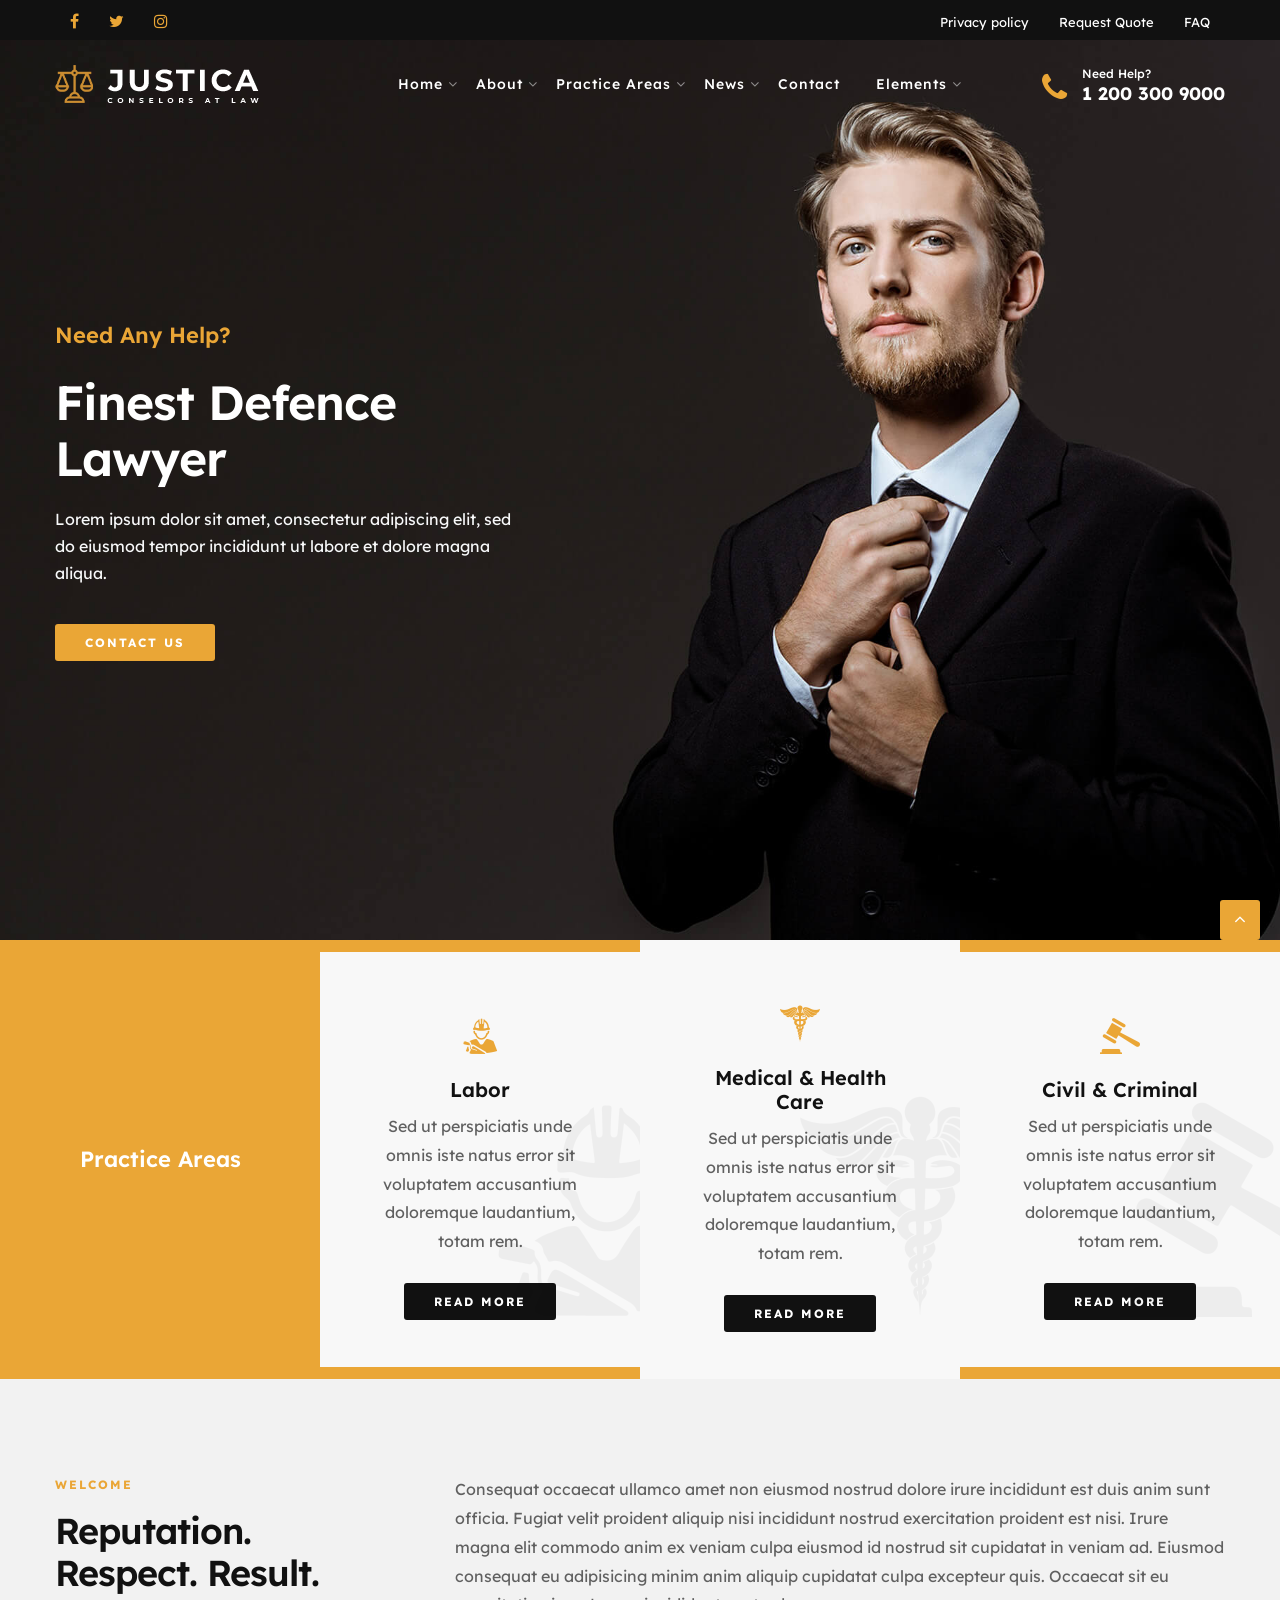
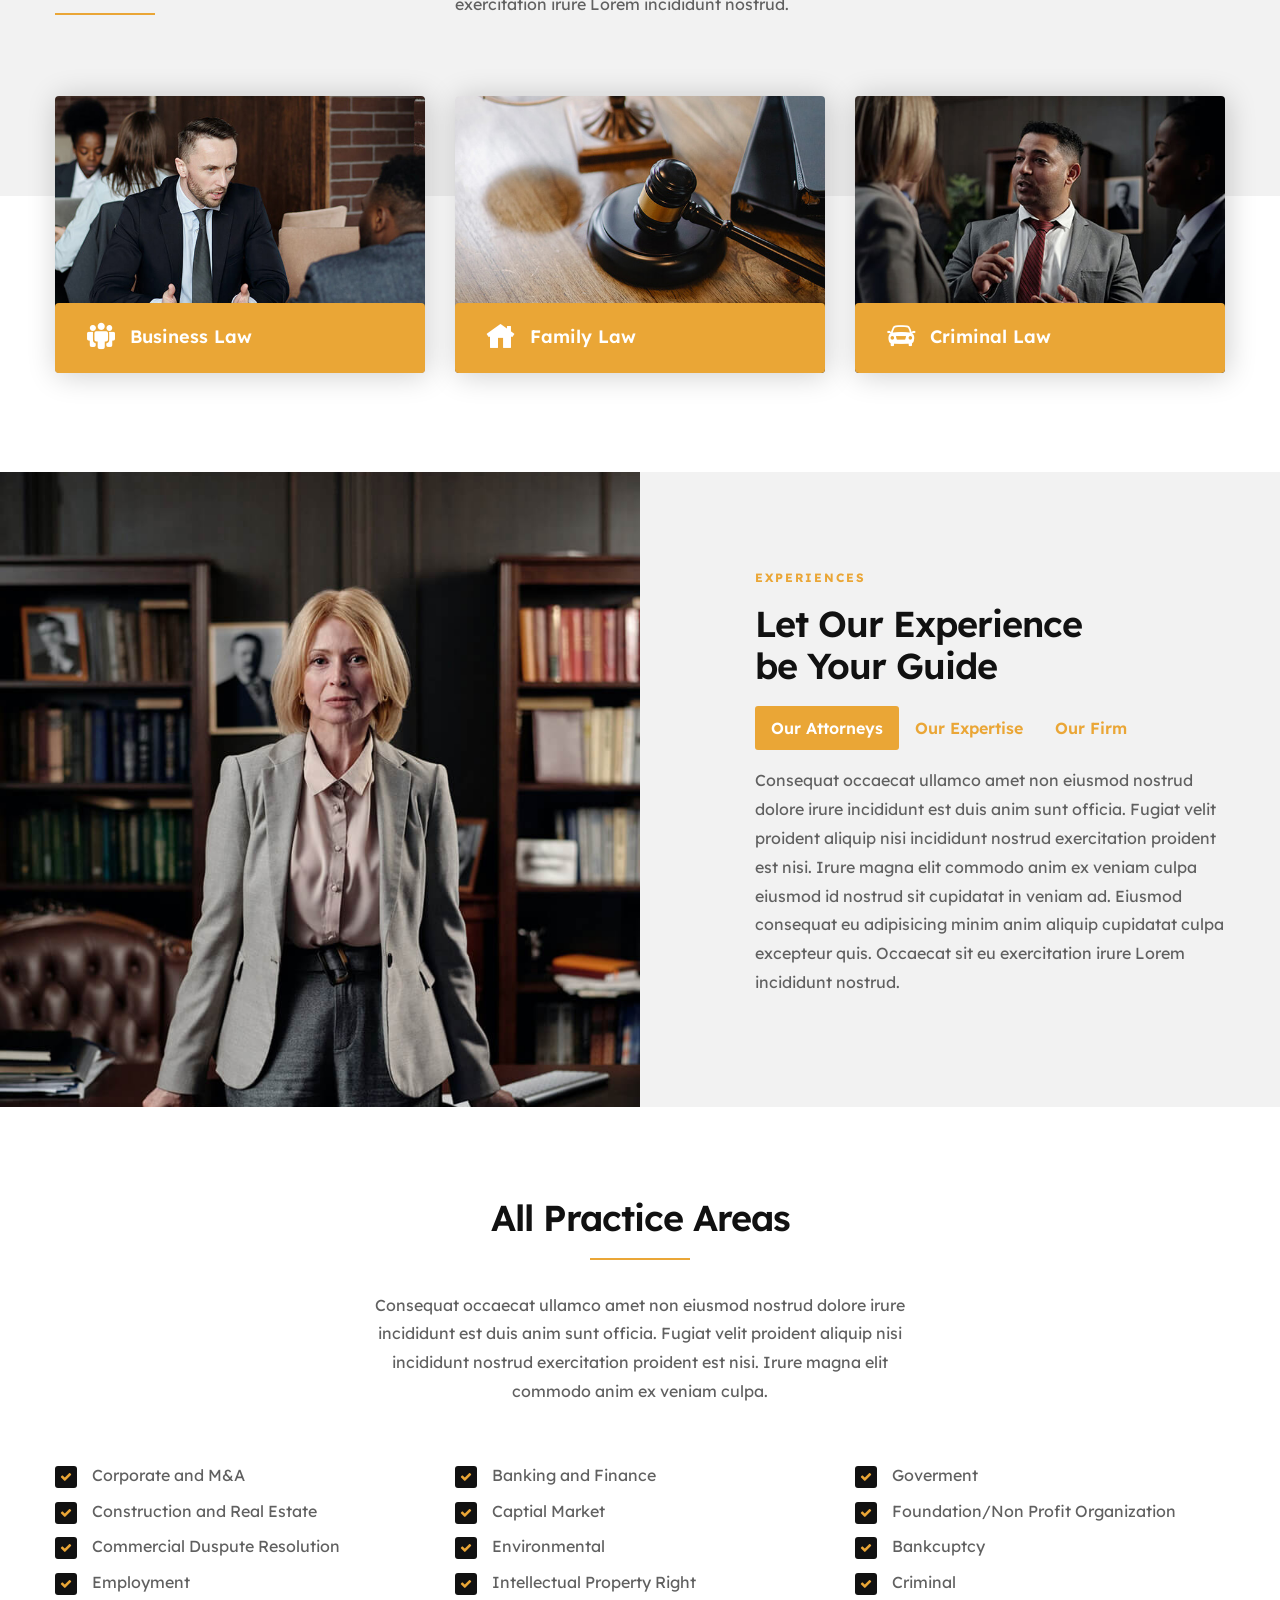
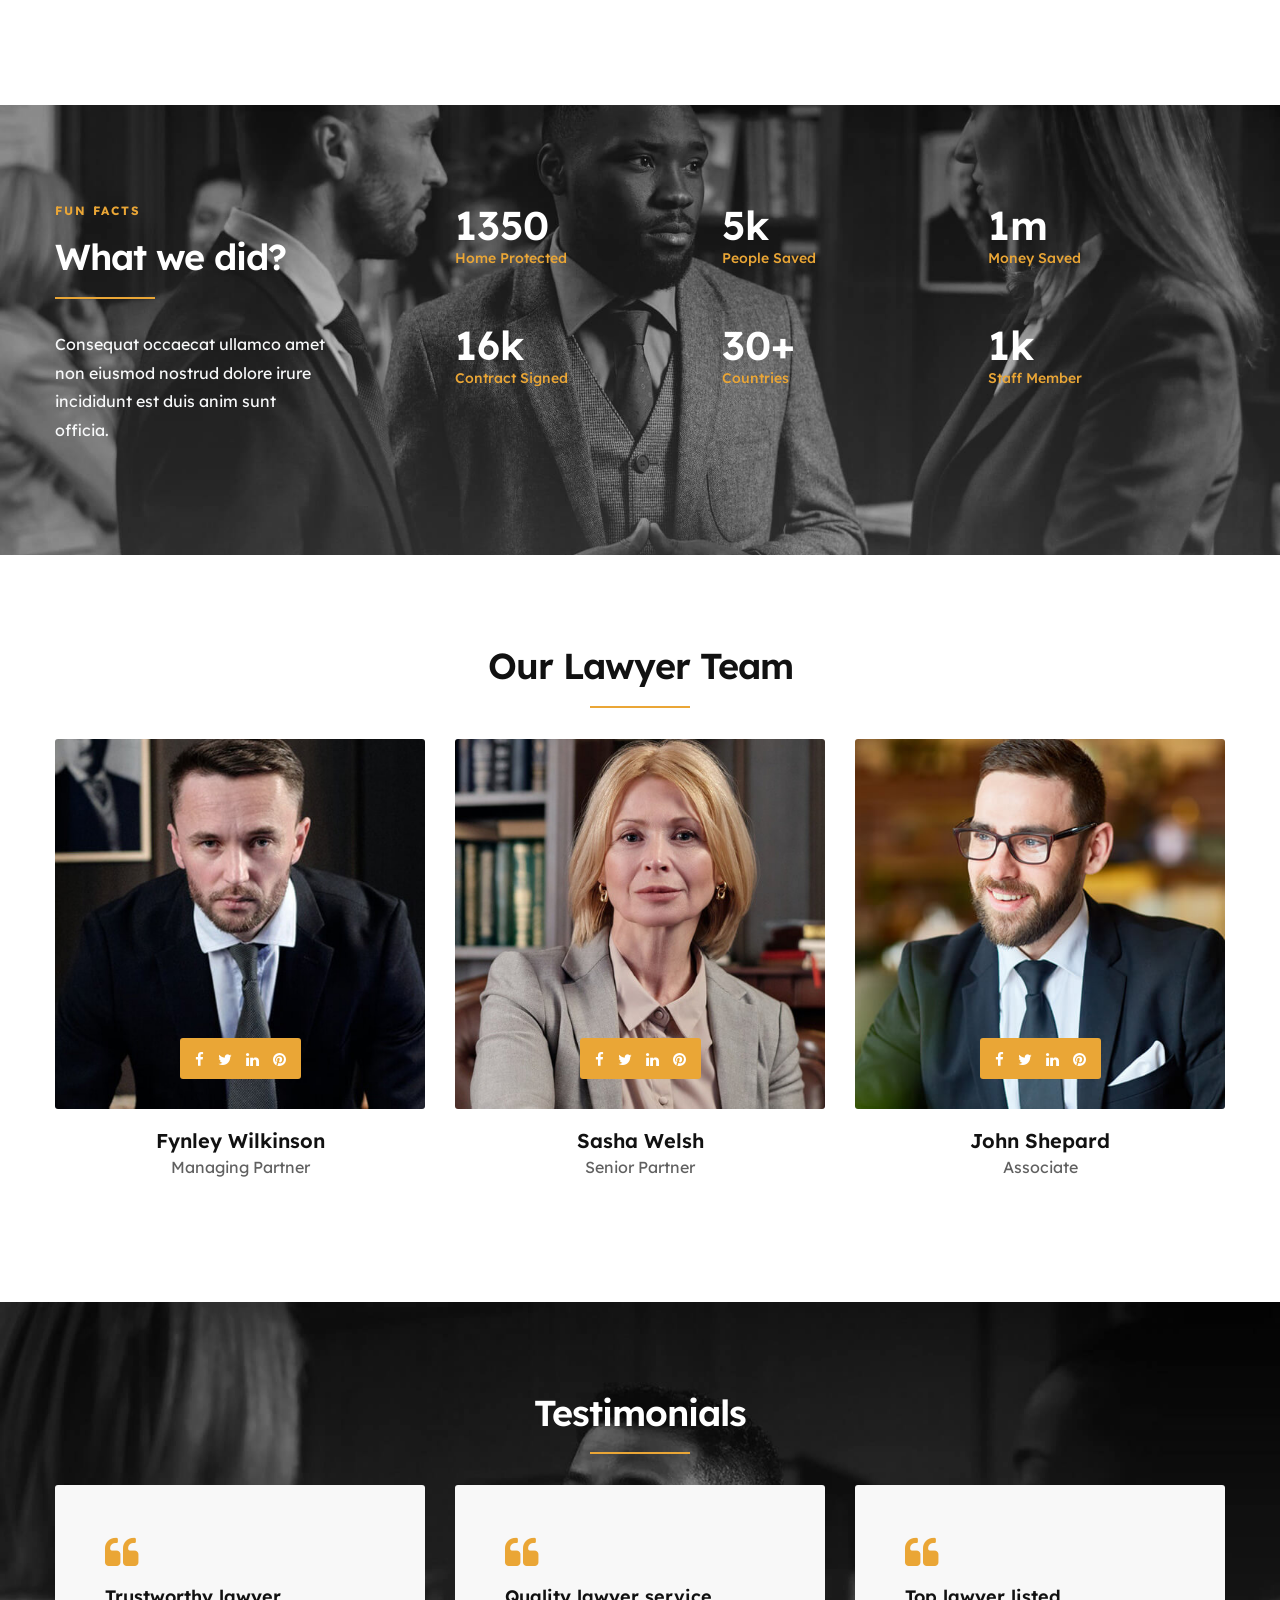
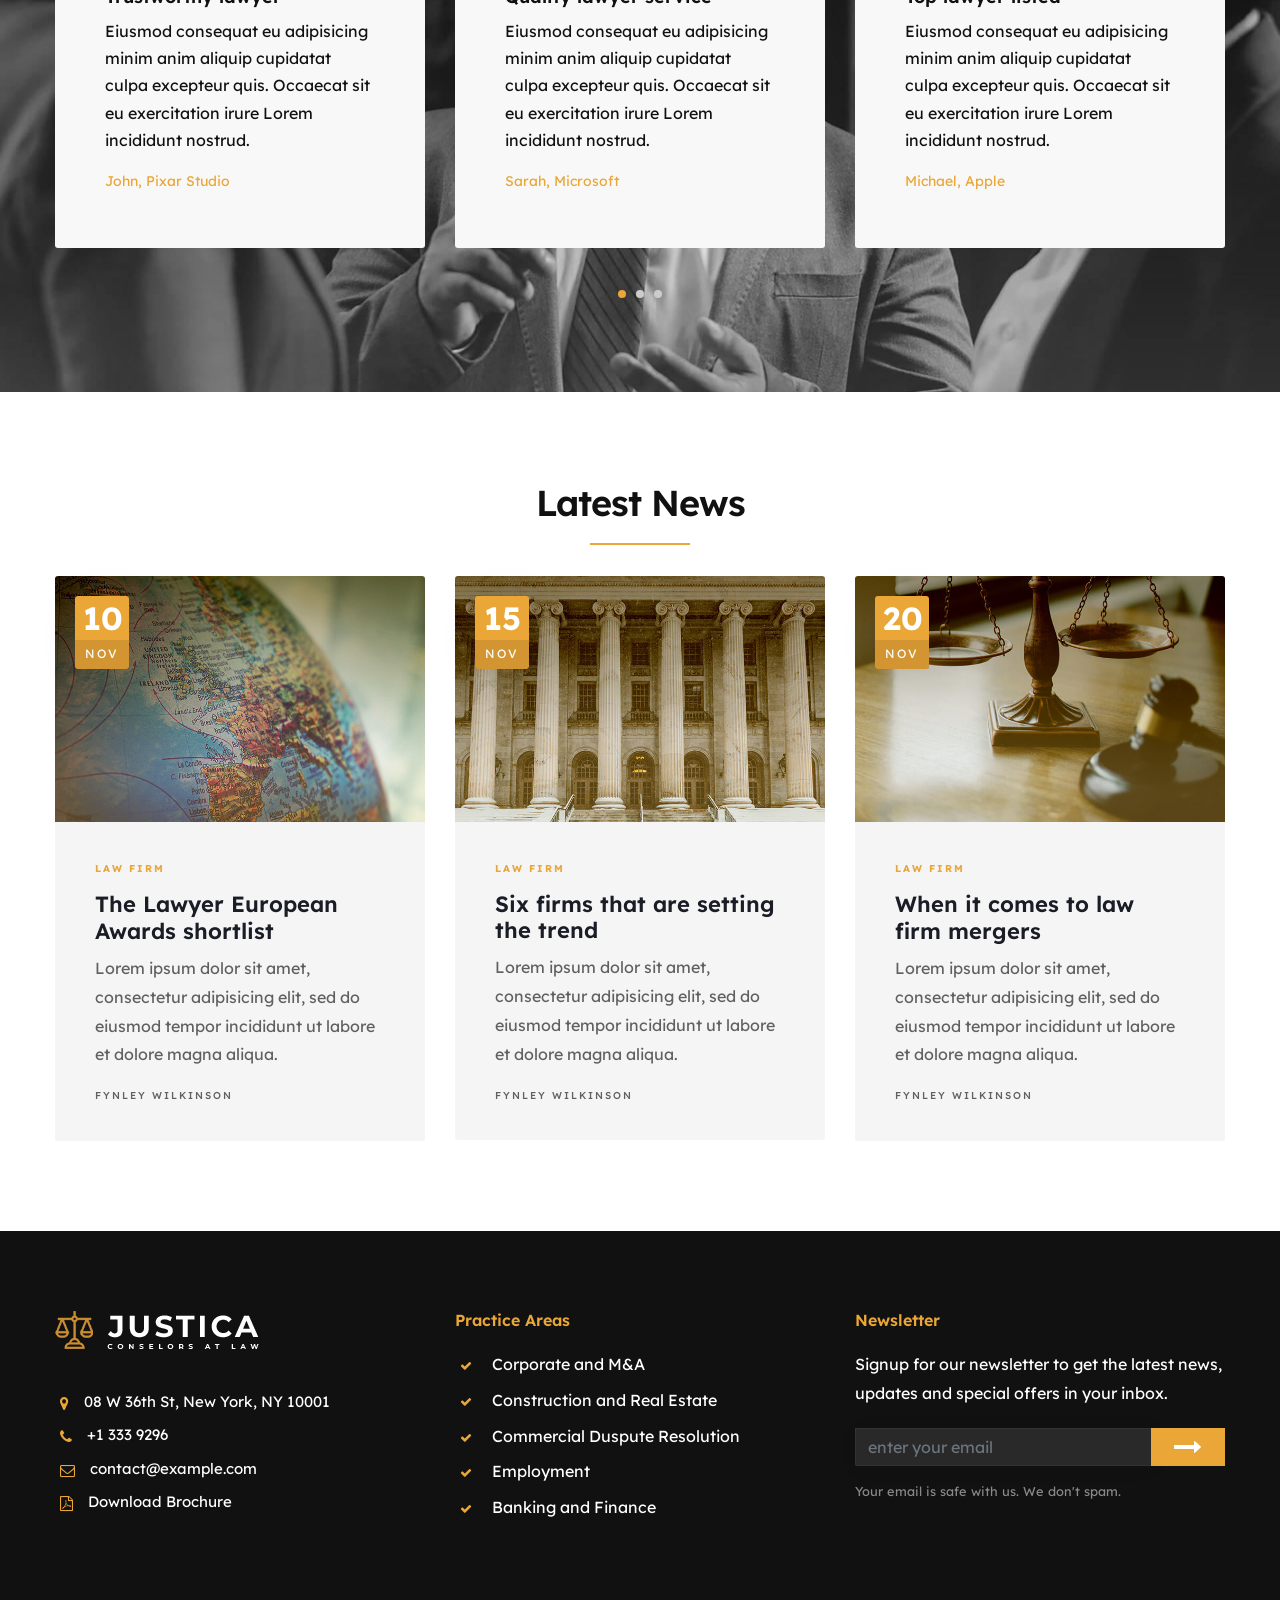
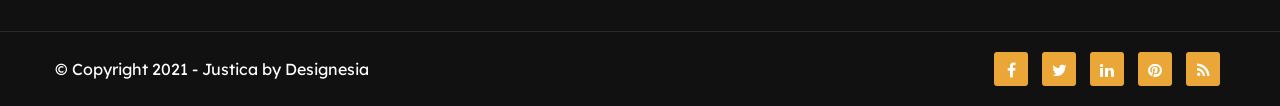
<file: Avemaria/Content/JUSTICA_HTML/index-2.html>
<!DOCTYPE html>
<html lang="zxx">

<head>
    <meta charset="utf-8" />
    <title>Justica - Lawyer and Attorney Website Template</title>
    <meta content="width=device-width, initial-scale=1.0" name="viewport" />
    <meta content="Justica - Lawyer and Attorney Website Template" name="description" />
    <meta content="" name="keywords" />
    <meta content="" name="author" />
    <!--[if lt IE 9]>
            <script src="js/html5shiv.js"></script>
        <![endif]-->
    <!-- CSS Files
    ================================================== -->
    <link id="bootstrap" href="css/bootstrap.min.css" rel="stylesheet" type="text/css" />
    <link id="bootstrap-grid" href="css/bootstrap-grid.min.css" rel="stylesheet" type="text/css" />
    <link id="bootstrap-reboot" href="css/bootstrap-reboot.min.css" rel="stylesheet" type="text/css" />
    <link href="css/animate.css" rel="stylesheet" type="text/css" />
    <link href="css/owl.carousel.css" rel="stylesheet" type="text/css" />
    <link href="css/owl.theme.css" rel="stylesheet" type="text/css" />
    <link href="css/owl.transitions.css" rel="stylesheet" type="text/css" />
    <link href="css/magnific-popup.css" rel="stylesheet" type="text/css" />
    <link href="css/jquery.countdown.css" rel="stylesheet" type="text/css" />
    <link href="css/style.css" rel="stylesheet" type="text/css" />
    <!-- color scheme -->
    <link id="colors" href="css/colors/scheme-01.css" rel="stylesheet" type="text/css" />
    <link href="css/coloring.css" rel="stylesheet" type="text/css" />
</head>

<body>
    <div id="wrapper">
        <div id="topbar" class="topbar-noborder">
            <div class="container">
                <div class="topbar-left sm-hide">
                    <span class="topbar-widget tb-social">
                        <a href="#"><i class="fa fa-facebook"></i></a>
                        <a href="#"><i class="fa fa-twitter"></i></a>
                        <a href="#"><i class="fa fa-instagram"></i></a>
                    </span>
                </div>
                <div class="topbar-right">
                    <div class="topbar-right">
                        <span class="topbar-widget"><a href="#">Privacy policy</a></span>
                        <span class="topbar-widget"><a href="#">Request Quote</a></span>
                        <span class="topbar-widget"><a href="#">FAQ</a></span>
                    </div>
                </div>
                <div class="clearfix"></div>
            </div>
        </div>
        <!-- header begin -->
        <header class="transparent">
            <div class="container">
                <div class="row">
                    <div class="col-md-12">
                        <div class="de-flex sm-pt10">
                            <div class="de-flex-col">
                                <!-- logo begin -->
                                <div id="logo">
                                    <a href="index.html">
                                        <img alt="" class="logo" src="images/logo-light.png" />
                                        <img alt="" class="logo-2" src="images/logo.png" />
                                    </a>
                                </div>
                                <!-- logo close -->
                            </div>
                            <div class="de-flex-col header-col-mid">
                                <!-- mainmenu begin -->
                                <ul id="mainmenu">
                                    <li><a href="index.html">Home</a>
                                        <ul>
                                            <li><a href="index-6.html">New: Homepage 6</a></li>
                                            <li><a href="index.html">Homepage 1</a></li>
                                            <li><a href="index-2.html">Homepage 2</a></li>
                                            <li><a href="index-3.html">Homepage 3</a></li>
                                            <li><a href="index-4.html">Homepage 4</a></li>
                                            <li><a href="index-5.html">Homepage 5</a></li>
                                        </ul>
                                    </li>
                                    <li><a href="about.html">About</a>
                                        <ul>
                                            <li><a href="about.html">About Us</a></li>
                                            <li><a href="team.html">The Team</a></li>
                                            <li><a href="faq.html">FAQ</a></li>
                                        </ul>
                                    </li>
                                    <li><a href="practice-areas.html">Practice Areas</a>
                                        <ul>
                                            <li><a href="practice-areas.html">Practice Areas 1</a></li>
                                            <li><a href="practice-areas-2.html">Practice Areas 2</a></li>
                                        </ul>
                                    </li>
                                    <li><a href="news.html">News</a>
                                        <ul>
                                            <li><a href="news.html">News List</a></li>
                                            <li><a href="news-single.html">News Single</a></li>
                                        </ul>
                                    </li>
                                    <li><a href="contact.html">Contact</a></li>
                                     <li><a href="#">Elements</a>
                                        <ul>
                                            <li><a href="accordion.html">Accordion</a></li>
                                            <li><a href="alerts.html">Alerts</a></li>
                                            <li><a href="counters.html">Counters</a></li>
                                            <li><a href="faq.html">FAQ</a></li>
                                            <li><a href="gallery.html">Gallery</a></li>
                                            <li><a href="icon-set-1.html">Icon Set 1</a></li>
                                            <li><a href="modal.html">Modal</a></li>
                                            <li><a href="progress-bar.html">Progress Bar</a></li>
                                            <li><a href="tabs.html">Tabs</a></li>
                                            <li><a href="testimonials.html">Testimonials</a></li>
                                        </ul>
                                    </li>
                                </ul>
                                <!-- mainmenu close -->
                            </div>
                            <div class="de-flex-col">
                                <div class="h-phone md-hide"><span>Need&nbsp;Help?</span><i class="fa fa-phone"></i> 1 200 300 9000</div>
                                <span id="menu-btn"></span>
                            </div>
                        </div>
                    </div>
                </div>
            </div>
        </header>
        <!-- header close -->
        <!-- content begin -->
        <div class="no-bottom no-top" id="content">
            <div id="top"></div>
            <section aria-label="section" class="vh-100 no-padding text-light" data-bgimage="url(images/background/5.jpg) top" data-stellar-background-ratio=".2">
                <div class="v-center">
                    <div class="container">
                        <div class="row align-items-center">
                            <div class="col-lg-5">
                                <h3 class="id-color wow fadeInUp" data-wow-delay=".4s">Need Any Help?</h3>
                                <h1 class="wow fadeInUp" data-wow-delay=".6s">Finest Defence Lawyer</h1>
                                <p class="lead wow fadeInUp" data-wow-delay=".8s">Lorem ipsum dolor sit amet, consectetur adipiscing elit, sed do eiusmod tempor incididunt ut labore et dolore magna aliqua.</p>
                                <div class="spacer-20"></div>
                                <a class="btn-custom wow fadeInUp" data-wow-delay="1s" href="features.html">Contact Us</a>
                            </div>
                        </div>
                    </div>
                </div>
            </section>
            <section aria-label="section" class="no-padding bg-color">
                <div class="container-fluid">
                    <div class="row no-gutters align-items-center">
                        <div class="col-lg-3 col-md-6 text-center text-light">
                            <h3 class="padding40 no-margin">Practice Areas</h3>
                        </div>
                        <div class="col-lg-3 col-md-6">
                            <div class="feature-box f-boxed style-3 text-center">
                                <i class="id-color icofont-worker"></i>
                                <div class="text">
                                    <h4>Labor</h4>
                                    Sed ut perspiciatis unde omnis iste natus error sit voluptatem accusantium doloremque laudantium, totam rem.
                                </div>
                                <i class="wm icofont-worker"></i>
                                <div class="spacer-single"></div>
                                <a href="#" class="btn-custom btn-black">Read More</a>
                            </div>
                        </div>
                        <div class="col-lg-3 col-md-6">
                            <div class="feature-box f-boxed style-3 text-center">
                                <i class="id-color icofont-medical-sign-alt"></i>
                                <div class="text">
                                    <h4>Medical &amp; Health Care</h4>
                                    Sed ut perspiciatis unde omnis iste natus error sit voluptatem accusantium doloremque laudantium, totam rem.
                                </div>
                                <i class="wm icofont-medical-sign-alt"></i>
                                <div class="spacer-single"></div>
                                <a href="#" class="btn-custom btn-black">Read More</a>
                            </div>
                        </div>
                        <div class="col-lg-3 col-md-6">
                            <div class="feature-box f-boxed style-3 text-center">
                                <i class="id-color icofont-law-order"></i>
                                <div class="text">
                                    <h4>Civil &amp; Criminal</h4>
                                    Sed ut perspiciatis unde omnis iste natus error sit voluptatem accusantium doloremque laudantium, totam rem.
                                </div>
                                <i class="wm icofont-law-order"></i>
                                <div class="spacer-single"></div>
                                <a href="#" class="btn-custom btn-black">Read More</a>
                            </div>
                        </div>
                    </div>
                </div>
            </section>
            <section id="section-highlight" class="relative" data-bgcolor="#f2f2f2">
                <div class="container">
                    <div class="row align-items-center">
                        <div class="col-md-4">
                            <span class="p-title">Welcome</span><br>
                            <h2>
                                Reputation.<br>Respect. Result.
                            </h2>
                            <div class="small-border sm-left"></div>
                        </div>
                        <div class="col-md-8">
                            <p>Consequat occaecat ullamco amet non eiusmod nostrud dolore irure incididunt est duis anim sunt officia. Fugiat velit proident aliquip nisi incididunt nostrud exercitation proident est nisi. Irure magna elit commodo anim ex veniam culpa eiusmod id nostrud sit cupidatat in veniam ad. Eiusmod consequat eu adipisicing minim anim aliquip cupidatat culpa excepteur quis. Occaecat sit eu exercitation irure Lorem incididunt nostrud.
                            </p>
                        </div>
                    </div>
                    <div class="spacer-double"></div>
                </div>
            </section>
            <section class="no-top relative z1000">
                <div class="container">
                    <div class="row mt-100">
                        <div class="col-md-4 wow fadeInRight" data-wow-delay=".2s">
                            <div class="mask rounded">
                                <div class="cover rounded">
                                    <div class="c-inner">
                                        <h3><i class="icofont-people"></i><span>Business Law</span></h3>
                                        <p>Lorem ipsum dolor sit amet, consectetur adipiscing elit, sed do eiusmod tempor incididunt ut labore et dolore magna aliqua.</p>
                                        <div class="spacer20"></div>
                                        <a href="#" class="btn-custom capsule">Read more</a>
                                    </div>
                                </div>
                                <img src="images/services/1.jpg" alt="" class="img-responsive" />
                            </div>
                        </div>
                        <div class="col-md-4 wow fadeInRight" data-wow-delay=".4s">
                            <div class="mask rounded">
                                <div class="cover rounded">
                                    <div class="c-inner">
                                        <h3><i class="icofont-home"></i><span>Family Law</span></h3>
                                        <p>Lorem ipsum dolor sit amet, consectetur adipiscing elit, sed do eiusmod tempor incididunt ut labore et dolore magna aliqua.</p>
                                        <div class="spacer20"></div>
                                        <a href="#" class="btn-custom capsule">Read more</a>
                                    </div>
                                </div>
                                <img src="images/services/2.jpg" alt="" class="img-responsive" />
                            </div>
                        </div>
                        <div class="col-md-4 wow fadeInRight" data-wow-delay=".6s">
                            <div class="mask rounded">
                                <div class="cover rounded">
                                    <div class="c-inner">
                                        <h3><i class="icofont-car-alt-1"></i><span>Criminal Law</span></h3>
                                        <p>Lorem ipsum dolor sit amet, consectetur adipiscing elit, sed do eiusmod tempor incididunt ut labore et dolore magna aliqua.</p>
                                        <div class="spacer20"></div>
                                        <a href="#" class="btn-custom capsule">Read more</a>
                                    </div>
                                </div>
                                <img src="images/services/3.jpg" alt="" class="img-responsive" />
                            </div>
                        </div>
                    </div>
                </div>
            </section>
            <section data-bgcolor="#f2f2f2">
                <div class="container">
                    <div class="row align-items-center">
                        <div class="col-lg-5 offset-lg-7">
                            <span class="p-title">Experiences</span><br>
                            <h2>
                                Let Our Experience<br>be Your Guide
                            </h2>
                            <ul class="nav nav-pills mb-3" id="pills-tab" role="tablist">
                                <li class="nav-item">
                                    <a class="nav-link active" id="pills-home-tab" data-toggle="pill" href="#pills-home" role="tab" aria-controls="pills-home" aria-selected="true">Our Attorneys</a>
                                </li>
                                <li class="nav-item">
                                    <a class="nav-link" id="pills-profile-tab" data-toggle="pill" href="#pills-profile" role="tab" aria-controls="pills-profile" aria-selected="false">Our Expertise</a>
                                </li>
                                <li class="nav-item">
                                    <a class="nav-link" id="pills-contact-tab" data-toggle="pill" href="#pills-contact" role="tab" aria-controls="pills-contact" aria-selected="false">Our Firm</a>
                                </li>
                            </ul>
                            <div class="tab-content" id="pills-tabContent">
                                <div class="tab-pane fade show active" id="pills-home" role="tabpanel" aria-labelledby="pills-home-tab">
                                    <p>Consequat occaecat ullamco amet non eiusmod nostrud dolore irure incididunt est duis anim sunt officia. Fugiat velit proident aliquip nisi incididunt nostrud exercitation proident est nisi. Irure magna elit commodo anim ex veniam culpa eiusmod id nostrud sit cupidatat in veniam ad. Eiusmod consequat eu adipisicing minim anim aliquip cupidatat culpa excepteur quis. Occaecat sit eu exercitation irure Lorem incididunt nostrud.</p>
                                </div>
                                <div class="tab-pane fade" id="pills-profile" role="tabpanel" aria-labelledby="pills-profile-tab">
                                    <p>Ad pariatur nostrud pariatur exercitation ipsum ipsum culpa mollit commodo mollit ex. Aute sunt incididunt amet commodo est sint nisi deserunt pariatur do. Aliquip ex eiusmod voluptate exercitation cillum id incididunt elit sunt. Qui minim sit magna Lorem id et dolore velit Lorem amet exercitation duis deserunt. Anim id labore elit adipisicing ut in id occaecat pariatur ut ullamco ea tempor duis.</p>
                                </div>
                                <div class="tab-pane fade" id="pills-contact" role="tabpanel" aria-labelledby="pills-contact-tab">
                                    <p>Est quis nulla laborum officia ad nisi ex nostrud culpa Lorem excepteur aliquip dolor aliqua irure ex. Nulla ut duis ipsum nisi elit fugiat commodo sunt reprehenderit laborum veniam eu veniam. Eiusmod minim exercitation fugiat irure ex labore incididunt do fugiat commodo aliquip sit id deserunt reprehenderit aliquip nostrud. Amet ex cupidatat excepteur aute veniam incididunt mollit cupidatat esse irure officia elit do ipsum ullamco Lorem.</p>
                                </div>
                            </div>
                        </div>
                    </div>
                </div>
                <div class="image-container col-md-6 pull-right" data-bgimage="url(images/background/9.jpg) center"></div>
            </section>
            <section id="section-testimonial">
                <div class="container">
                    <div class="row">
                        <div class="col-lg-12">
                            <div class="text-center">
                                <h2>All Practice Areas</h2>
                                <div class="small-border"></div>
                            </div>
                        </div>
                        <div class="col-md-6 offset-md-3 text-center">
                            <p>Consequat occaecat ullamco amet non eiusmod nostrud dolore irure incididunt est duis anim sunt officia. Fugiat velit proident aliquip nisi incididunt nostrud exercitation proident est nisi. Irure magna elit commodo anim ex veniam culpa.</p>
                        </div>
                        <div class="spacer-single"></div>
                        <div class="col-md-4">
                            <ul class="ul-style-2 wow fadeInRight" data-wow-delay=".2s">
                                <li>Corporate and M&A</li>
                                <li>Construction and Real Estate</li>
                                <li>Commercial Duspute Resolution</li>
                                <li>Employment</li>
                            </ul>
                        </div>
                        <div class="col-md-4">
                            <ul class="ul-style-2 wow fadeInRight" data-wow-delay=".4s">
                                <li>Banking and Finance</li>
                                <li>Captial Market</li>
                                <li>Environmental</li>
                                <li>Intellectual Property Right</li>
                            </ul>
                        </div>
                        <div class="col-md-4">
                            <ul class="ul-style-2 wow fadeInRight" data-wow-delay=".6s">
                                <li>Goverment</li>
                                <li>Foundation/Non Profit Organization</li>
                                <li>Bankcuptcy</li>
                                <li>Criminal</li>
                            </ul>
                        </div>
                    </div>
                </div>
            </section>
            <section data-bgimage="url(images/background/2-bw.jpg) center" class="text-light" data-stellar-background-ratio=".2">
                <div class="container">
                    <div class="row">
                        <div class="col-md-3">
                            <span class="p-title">Fun facts</span><br>
                            <h2>
                                What we did?
                            </h2>
                            <div class="small-border sm-left"></div>
                            <p>Consequat occaecat ullamco amet non eiusmod nostrud dolore irure incididunt est duis anim sunt officia.</p>
                        </div>
                        <div class="col-md-8 offset-md-1">
                            <div class="row">
                                <div class="col-lg-4 col-md-6 wow fadeInRight mb30" data-wow-delay="0s">
                                    <div class="de_count">
                                        <h3><span class="timer" data-to="4500" data-speed="3000">0</span></h3>
                                        <h5 class="id-color">Home Protected</h5>
                                    </div>
                                </div>
                                <div class="col-lg-4 col-md-6 wow fadeInRight mb30" data-wow-delay=".25s">
                                    <div class="de_count">
                                        <h3><span class="timer" data-to="16" data-speed="3000">0</span>k</h3>
                                        <h5 class="id-color">People Saved</h5>
                                    </div>
                                </div>
                                <div class="col-lg-4 col-md-6 wow fadeInRight mb30" data-wow-delay=".4s">
                                    <div class="de_count">
                                        <h3><span class="timer" data-to="4" data-speed="3000">0</span>m</h3>
                                        <h5 class="id-color">Money Saved</h5>
                                    </div>
                                </div>
                                <div class="col-lg-4 col-md-6 wow fadeInRight mb30" data-wow-delay=".6s">
                                    <div class="de_count">
                                        <h3><span class="timer" data-to="52" data-speed="3000">0</span>k</h3>
                                        <h5 class="id-color">Contract Signed</h5>
                                    </div>
                                </div>
                                <div class="col-lg-4 col-md-6 wow fadeInRight mb30" data-wow-delay=".8s">
                                    <div class="de_count">
                                        <h3><span class="timer" data-to="100" data-speed="3000">0</span>+</h3>
                                        <h5 class="id-color">Countries</h5>
                                    </div>
                                </div>
                                <div class="col-lg-4 col-md-6 wow fadeInRight mb30" data-wow-delay="1s">
                                    <div class="de_count">
                                        <h3><span class="timer" data-to="2" data-speed="3000">2</span>k</h3>
                                        <h5 class="id-color">Staff Member</h5>
                                    </div>
                                </div>
                            </div>
                        </div>
                    </div>
                </div>
            </section>
            <section aria-label="section">
                <div class="container">
                    <div class="row">
                        <div class="col-md-12 text-center">
                            <h2>Our Lawyer Team</h2>
                            <div class="small-border"></div>
                        </div>
                        <div class="col-lg-4 col-md-6 col-sm-6 mb30 wow fadeInRight" data-wow-delay=".2s">
                            <div class="f-profile text-center">
                                <div class="fp-wrap f-invert">
                                    <div class="fpw-overlay">
                                        <div class="fpwo-wrap">
                                            <div class="fpwow-icons">
                                                <a href="#"><i class="fa fa-facebook fa-lg"></i></a>
                                                <a href="#"><i class="fa fa-twitter fa-lg"></i></a>
                                                <a href="#"><i class="fa fa-linkedin fa-lg"></i></a>
                                                <a href="#"><i class="fa fa-pinterest fa-lg"></i></a>
                                            </div>
                                        </div>
                                    </div>
                                    <div class="fpw-overlay-btm"></div>
                                    <img src="images/team/1.jpg" class="fp-image img-fluid" alt="">
                                </div>
                                <h4>Fynley Wilkinson</h4>
                                Managing Partner
                            </div>
                        </div>
                        <div class="col-lg-4 col-md-6 col-sm-6 mb30 wow fadeInRight" data-wow-delay=".4s">
                            <div class="f-profile text-center">
                                <div class="fp-wrap f-invert">
                                    <div class="fpw-overlay">
                                        <div class="fpwo-wrap">
                                            <div class="fpwow-icons">
                                                <a href="#"><i class="fa fa-facebook fa-lg"></i></a>
                                                <a href="#"><i class="fa fa-twitter fa-lg"></i></a>
                                                <a href="#"><i class="fa fa-linkedin fa-lg"></i></a>
                                                <a href="#"><i class="fa fa-pinterest fa-lg"></i></a>
                                            </div>
                                        </div>
                                    </div>
                                    <div class="fpw-overlay-btm"></div>
                                    <img src="images/team/2.jpg" class="fp-image img-fluid" alt="">
                                </div>
                                <h4>Sasha Welsh</h4>
                                Senior Partner
                            </div>
                        </div>
                        <div class="col-lg-4 col-md-6 col-sm-6 mb30 wow fadeInRight" data-wow-delay=".6s">
                            <div class="f-profile text-center">
                                <div class="fp-wrap f-invert">
                                    <div class="fpw-overlay">
                                        <div class="fpwo-wrap">
                                            <div class="fpwow-icons">
                                                <a href="#"><i class="fa fa-facebook fa-lg"></i></a>
                                                <a href="#"><i class="fa fa-twitter fa-lg"></i></a>
                                                <a href="#"><i class="fa fa-linkedin fa-lg"></i></a>
                                                <a href="#"><i class="fa fa-pinterest fa-lg"></i></a>
                                            </div>
                                        </div>
                                    </div>
                                    <div class="fpw-overlay-btm"></div>
                                    <img src="images/team/3.jpg" class="fp-image img-fluid" alt="">
                                </div>
                                <h4>John Shepard</h4>
                                Associate
                            </div>
                        </div>
                    </div>
                </div>
            </section>
            <section aria-label="section" data-bgimage="url(images/background/3-bw.jpg) top" data-stellar-background-ratio=".2">
                <div class="container">
                    <div class="row">
                        <div class="col-lg-12">
                            <div class="text-center text-light">
                                <h2>Testimonials</h2>
                                <div class="small-border"></div>
                            </div>
                            <div class="owl-carousel owl-theme" id="testimonial-carousel">
                                <div class="item">
                                    <div class="de_testi opt-2 review">
                                        <blockquote>
                                            <i class="fa fa-quote-left id-color"></i>
                                            <h3>Trustworthy lawyer</h3>
                                            <p>Eiusmod consequat eu adipisicing minim anim aliquip cupidatat culpa excepteur quis. Occaecat sit eu exercitation irure Lorem incididunt nostrud.</p>
                                            <div class="de_testi_by"><span>John, Pixar Studio</span></div>
                                        </blockquote>
                                    </div>
                                </div>
                                <div class="item">
                                    <div class="de_testi opt-2 review">
                                        <blockquote>
                                            <i class="fa fa-quote-left id-color"></i>
                                            <h3>Quality lawyer service</h3>
                                            <p>Eiusmod consequat eu adipisicing minim anim aliquip cupidatat culpa excepteur quis. Occaecat sit eu exercitation irure Lorem incididunt nostrud.</p>
                                            <div class="de_testi_by"><span>Sarah, Microsoft</span></div>
                                        </blockquote>
                                    </div>
                                </div>
                                <div class="item">
                                    <div class="de_testi opt-2 review">
                                        <blockquote>
                                            <i class="fa fa-quote-left id-color"></i>
                                            <h3>Top lawyer listed</h3>
                                            <p>Eiusmod consequat eu adipisicing minim anim aliquip cupidatat culpa excepteur quis. Occaecat sit eu exercitation irure Lorem incididunt nostrud.</p>
                                            <div class="de_testi_by"><span>Michael, Apple</span></div>
                                        </blockquote>
                                    </div>
                                </div>
                                <div class="item">
                                    <div class="de_testi opt-2 review">
                                        <blockquote>
                                            <i class="fa fa-quote-left id-color"></i>
                                            <h3>Great services</h3>
                                            <p>Eiusmod consequat eu adipisicing minim anim aliquip cupidatat culpa excepteur quis. Occaecat sit eu exercitation irure Lorem incididunt nostrud.</p>
                                            <div class="de_testi_by"><span>Thomas, Samsung</span></div>
                                        </blockquote>
                                    </div>
                                </div>
                                <div class="item">
                                    <div class="de_testi opt-2 review">
                                        <blockquote>
                                            <i class="fa fa-quote-left id-color"></i>
                                            <h3>Easy to claim</h3>
                                            <p>Eiusmod consequat eu adipisicing minim anim aliquip cupidatat culpa excepteur quis. Occaecat sit eu exercitation irure Lorem incididunt nostrud.</p>
                                            <div class="de_testi_by"><span>John, Pixar Studio</span></div>
                                        </blockquote>
                                    </div>
                                </div>
                                <div class="item">
                                    <div class="de_testi opt-2 review">
                                        <blockquote>
                                            <i class="fa fa-quote-left id-color"></i>
                                            <h3>Excellent support</h3>
                                            <p>Eiusmod consequat eu adipisicing minim anim aliquip cupidatat culpa excepteur quis. Occaecat sit eu exercitation irure Lorem incididunt nostrud.</p>
                                            <div class="de_testi_by"><span>Sarah, Microsoft</span></div>
                                        </blockquote>
                                    </div>
                                </div>
                                <div class="item">
                                    <div class="de_testi opt-2 review">
                                        <blockquote>
                                            <i class="fa fa-quote-left id-color"></i>
                                            <h3>Reliable lawyer</h3>
                                            <p>Eiusmod consequat eu adipisicing minim anim aliquip cupidatat culpa excepteur quis. Occaecat sit eu exercitation irure Lorem incididunt nostrud.</p>
                                            <div class="de_testi_by"><span>Michael, Apple</span></div>
                                        </blockquote>
                                    </div>
                                </div>
                                <div class="item">
                                    <div class="de_testi opt-2 review">
                                        <blockquote>
                                            <i class="fa fa-quote-left id-color"></i>
                                            <h3>Five-star services</h3>
                                            <p>Eiusmod consequat eu adipisicing minim anim aliquip cupidatat culpa excepteur quis. Occaecat sit eu exercitation irure Lorem incididunt nostrud.</p>
                                            <div class="de_testi_by"><span>Thomas, Samsung</span></div>
                                        </blockquote>
                                    </div>
                                </div>
                            </div>
                        </div>
                    </div>
                </div>
            </section>
            <section aria-label="section">
                <div class="container">
                    <div class="row">
                        <div class="col-md-12">
                            <div class="text-center">
                                <h2>Latest News</h2>
                                <div class="small-border"></div>
                            </div>
                        </div>
                    </div>
                    <div class="row">
                        <div class="col-lg-4 col-md-6">
                            <div class="bloglist item">
                                <div class="post-content">
                                    <div class="date-box">
                                        <div class="m">10</div>
                                        <div class="d">NOV</div>
                                    </div>
                                    <div class="post-image">
                                        <img alt="" src="images/news/1.jpg">
                                    </div>
                                    <div class="post-text">
                                        <span class="p-tagline">Law Firm</span>
                                        <h4><a href="news-single.html">The Lawyer European Awards shortlist<span></span></a></h4>
                                        <p>Lorem ipsum dolor sit amet, consectetur adipisicing elit, sed do eiusmod tempor incididunt ut labore et dolore magna aliqua.</p>
                                        <span class="p-author">Fynley Wilkinson</span>
                                    </div>
                                </div>
                            </div>
                        </div>
                        <div class="col-lg-4 col-md-6">
                            <div class="bloglist item">
                                <div class="post-content">
                                    <div class="date-box">
                                        <div class="m">15</div>
                                        <div class="d">NOV</div>
                                    </div>
                                    <div class="post-image">
                                        <img alt="" src="images/news/2.jpg">
                                    </div>
                                    <div class="post-text">
                                        <span class="p-tagline">Law Firm</span>
                                        <h4><a href="news-single.html">Six firms that are setting the trend<span></span></a></h4>
                                        <p>Lorem ipsum dolor sit amet, consectetur adipisicing elit, sed do eiusmod tempor incididunt ut labore et dolore magna aliqua.</p>
                                        <span class="p-author">Fynley Wilkinson</span>
                                    </div>
                                </div>
                            </div>
                        </div>
                        <div class="col-lg-4 col-md-6">
                            <div class="bloglist item">
                                <div class="post-content">
                                    <div class="date-box">
                                        <div class="m">20</div>
                                        <div class="d">NOV</div>
                                    </div>
                                    <div class="post-image">
                                        <img alt="" src="images/news/3.jpg">
                                    </div>
                                    <div class="post-text">
                                        <span class="p-tagline">Law Firm</span>
                                        <h4><a href="news-single.html">When it comes to law firm mergers<span></span></a></h4>
                                        <p>Lorem ipsum dolor sit amet, consectetur adipisicing elit, sed do eiusmod tempor incididunt ut labore et dolore magna aliqua.</p>
                                        <span class="p-author">Fynley Wilkinson</span>
                                    </div>
                                </div>
                            </div>
                        </div>
                    </div>
                </div>
            </section>
        </div>
        <!-- content close -->
        <a href="#" id="back-to-top"></a>
        <!-- footer begin -->
        <footer>
            <div class="container">
                <div class="row">
                    <div class="col-lg-4">
                        <div class="widget">
                            <a href="index.html"><img alt="" class="img-fluid mb20" src="images/logo-light.png"></a>
                            <address class="s1">
                                <span><i class="id-color fa fa-map-marker fa-lg"></i>08 W 36th St, New York, NY 10001</span>
                                <span><i class="id-color fa fa-phone fa-lg"></i>+1 333 9296</span>
                                <span><i class="id-color fa fa-envelope-o fa-lg"></i><a href="mailto:contact@example.com">contact@example.com</a></span>
                                <span><i class="id-color fa fa-file-pdf-o fa-lg"></i><a href="#">Download Brochure</a></span>
                            </address>
                        </div>
                    </div>
                    <div class="col-md-4">
                        <h5 class="id-color mb20">Practice Areas</h5>
                        <ul class="ul-style-2">
                            <li>Corporate and M&A</li>
                            <li>Construction and Real Estate</li>
                            <li>Commercial Duspute Resolution</li>
                            <li>Employment</li>
                            <li>Banking and Finance</li>
                        </ul>
                    </div>
                    <div class="col-lg-4">
                        <div class="widget">
                            <h5 class="id-color">Newsletter</h5>
                            <p>Signup for our newsletter to get the latest news, updates and special offers in your inbox.</p>
                            <form action="blank.php" class="row" id="form_subscribe" method="post" name="form_subscribe">
                                <div class="col text-center">
                                    <input class="form-control" id="name_1" name="name_1" placeholder="enter your email" type="text" /> <a href="#" id="btn-submit"><i class="fa fa-long-arrow-right"></i></a>
                                    <div class="clearfix"></div>
                                </div>
                            </form>
                            <div class="spacer-10"></div>
                            <small>Your email is safe with us. We don't spam.</small>
                        </div>
                    </div>
                </div>
            </div>
            <div class="subfooter">
                <div class="container">
                    <div class="row">
                        <div class="col-md-12">
                            <div class="de-flex">
                                <div class="de-flex-col">
                                    &copy; Copyright 2021 - Justica by Designesia
                                </div>
                                <div class="de-flex-col">
                                    <div class="social-icons">
                                        <a href="#"><i class="fa fa-facebook fa-lg"></i></a>
                                        <a href="#"><i class="fa fa-twitter fa-lg"></i></a>
                                        <a href="#"><i class="fa fa-linkedin fa-lg"></i></a>
                                        <a href="#"><i class="fa fa-pinterest fa-lg"></i></a>
                                        <a href="#"><i class="fa fa-rss fa-lg"></i></a>
                                    </div>
                                </div>
                            </div>
                        </div>
                    </div>
                </div>
            </div>
        </footer>
        <!-- footer close -->
        <div id="preloader">
            <div class="spinner">
                <div class="bounce1"></div>
                <div class="bounce2"></div>
                <div class="bounce3"></div>
            </div>
        </div>
    </div>
    
    <!-- Javascript Files
    ================================================== -->
    <script src="js/jquery.min.js"></script>
    <script src="js/bootstrap.min.js"></script>
    <script src="js/wow.min.js"></script>
    <script src="js/jquery.isotope.min.js"></script>
    <script src="js/easing.js"></script>
    <script src="js/owl.carousel.js"></script>
    <script src="js/validation.js"></script>
    <script src="js/jquery.magnific-popup.min.js"></script>
    <script src="js/enquire.min.js"></script>
    <script src="js/jquery.stellar.min.js"></script>
    <script src="js/jquery.plugin.js"></script>
    <script src="js/typed.js"></script>
    <script src="js/jquery.countTo.js"></script>
    <script src="js/jquery.countdown.js"></script>
    <script src="js/typed.js"></script>
    <script src="js/designesia.js"></script>
</body>

</html>
</file>
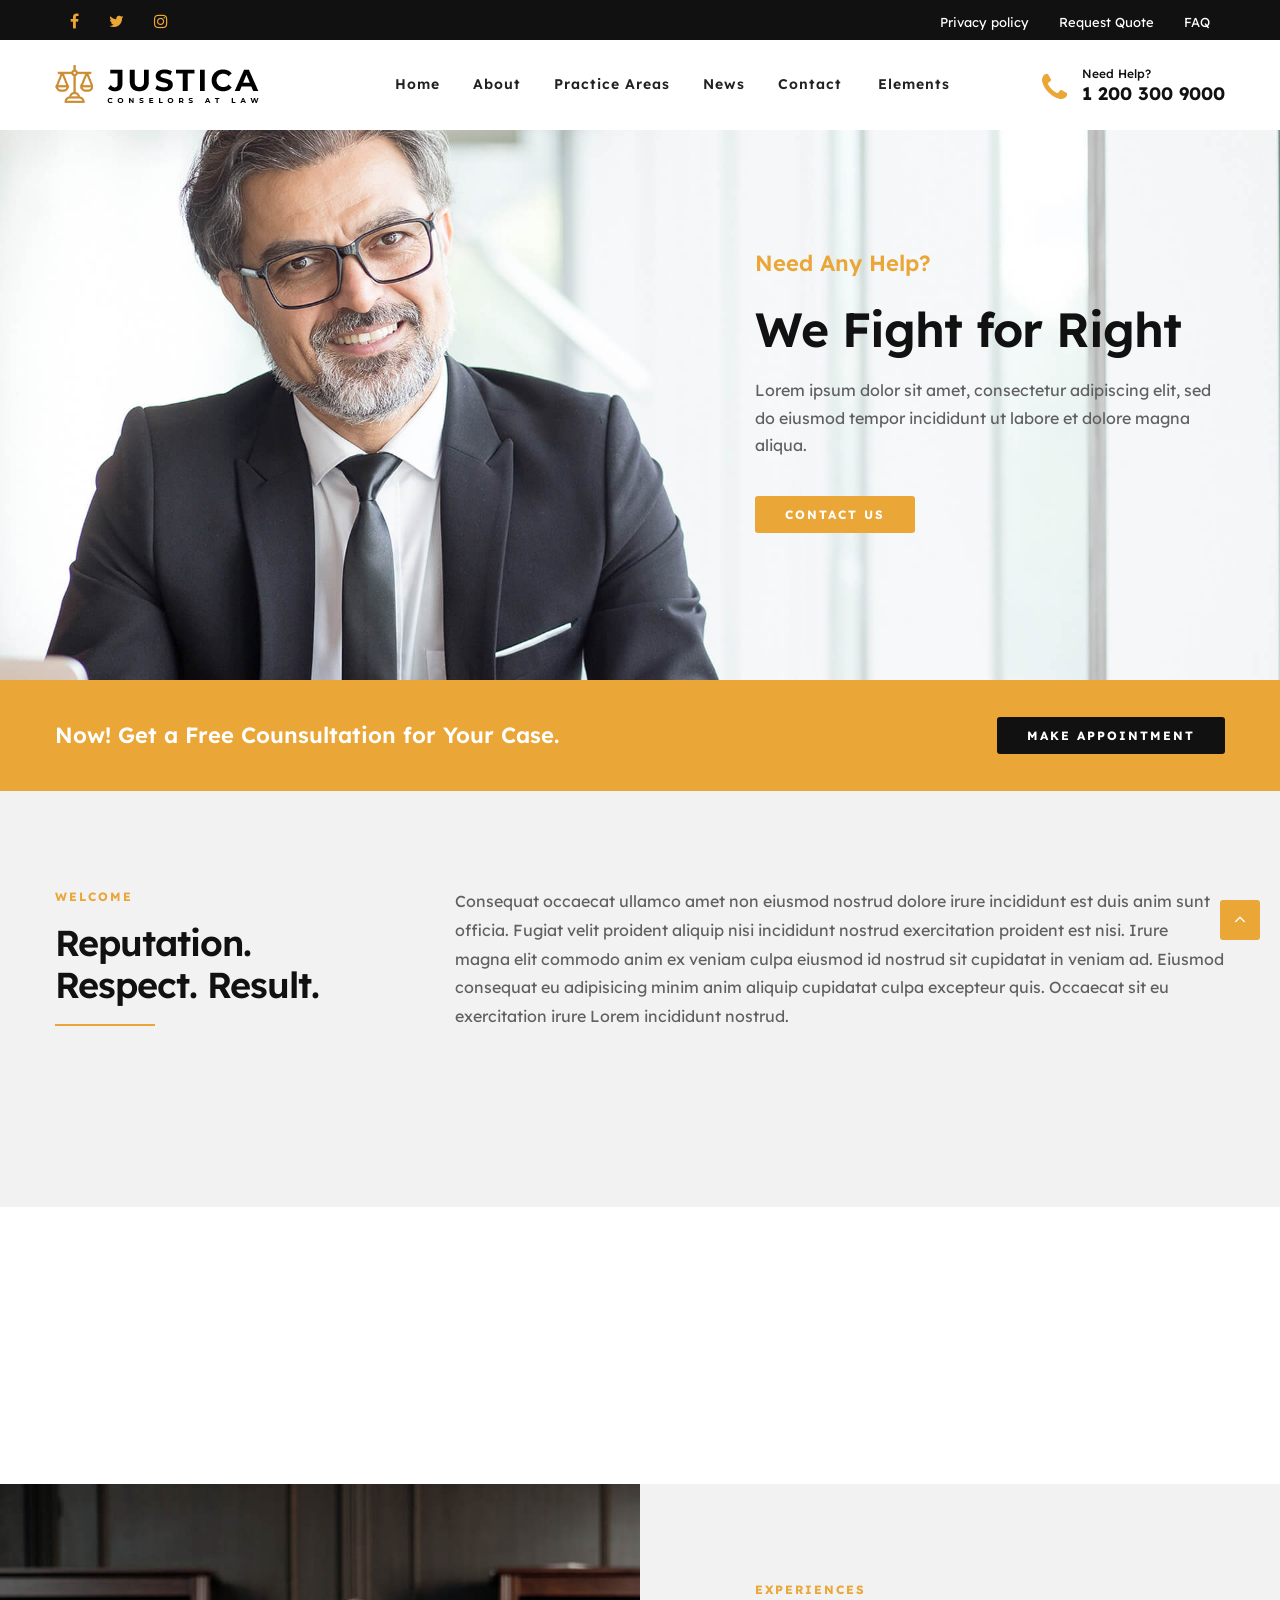
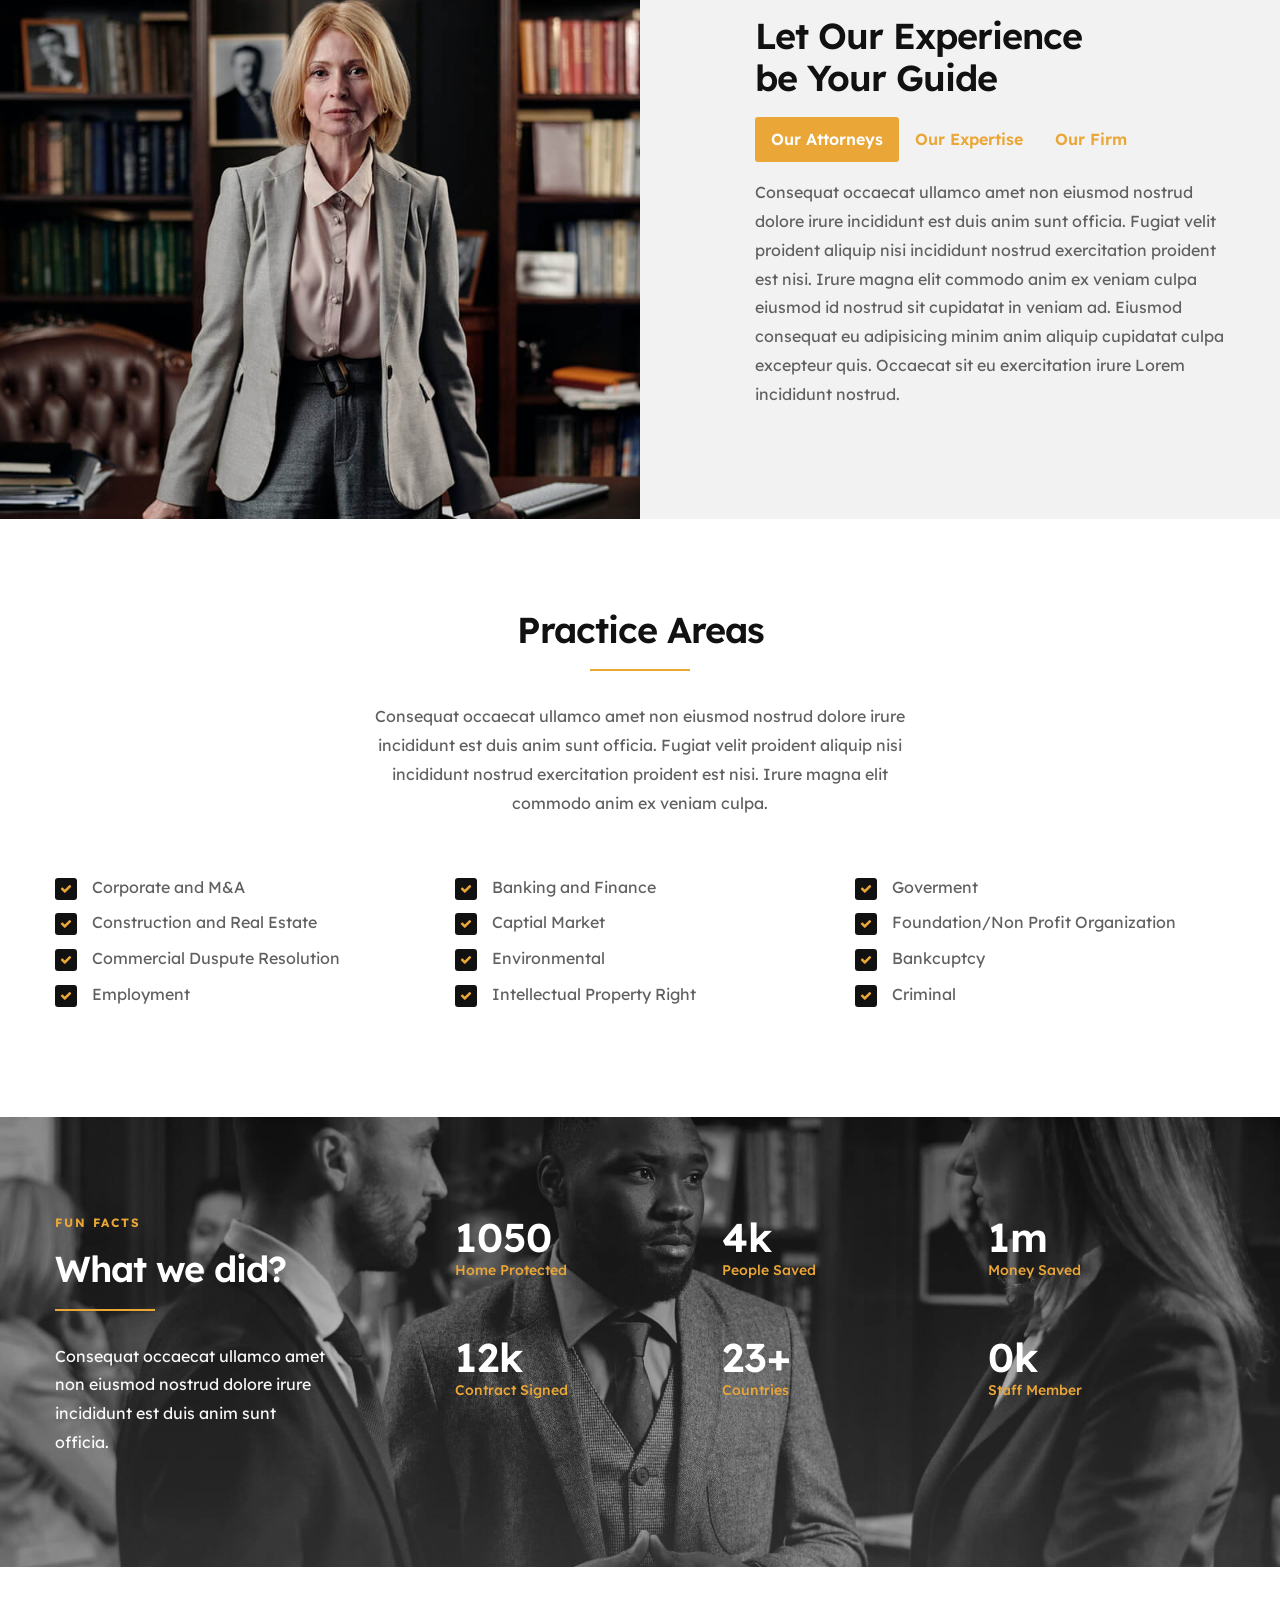
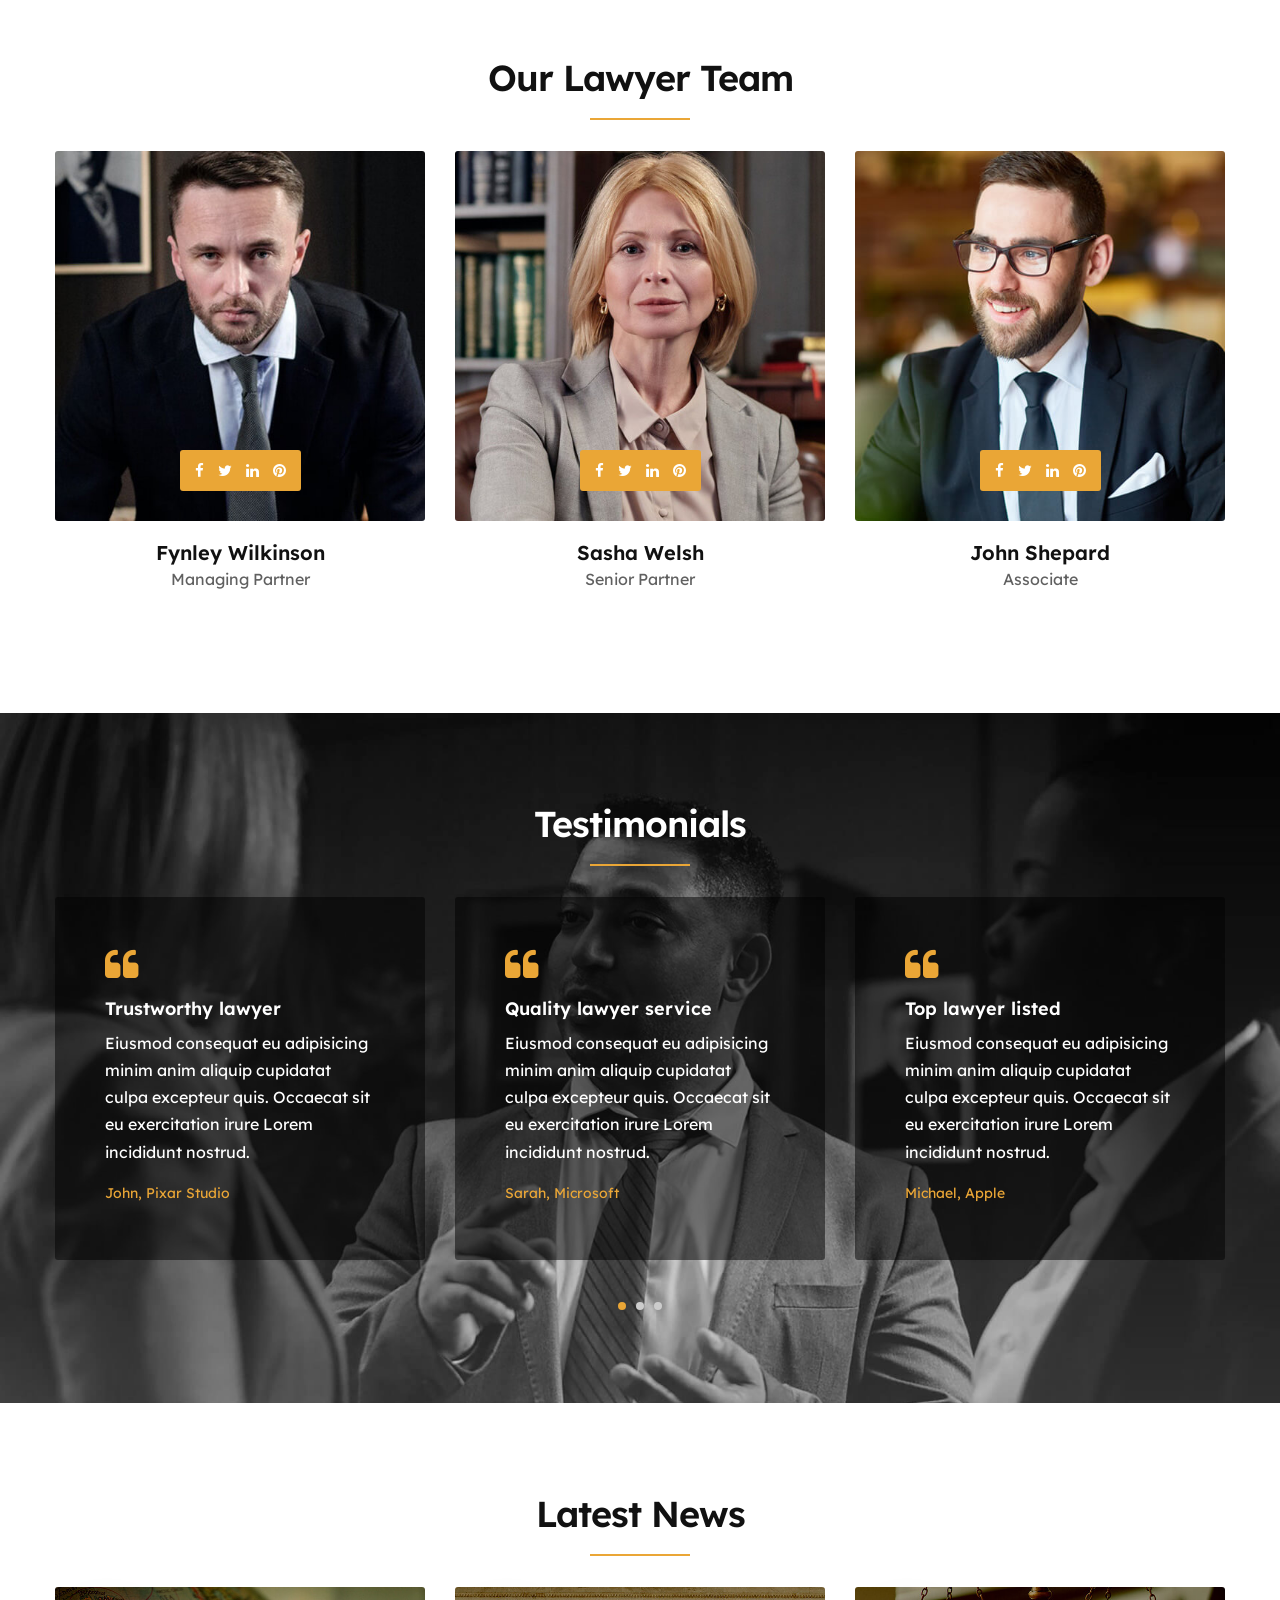
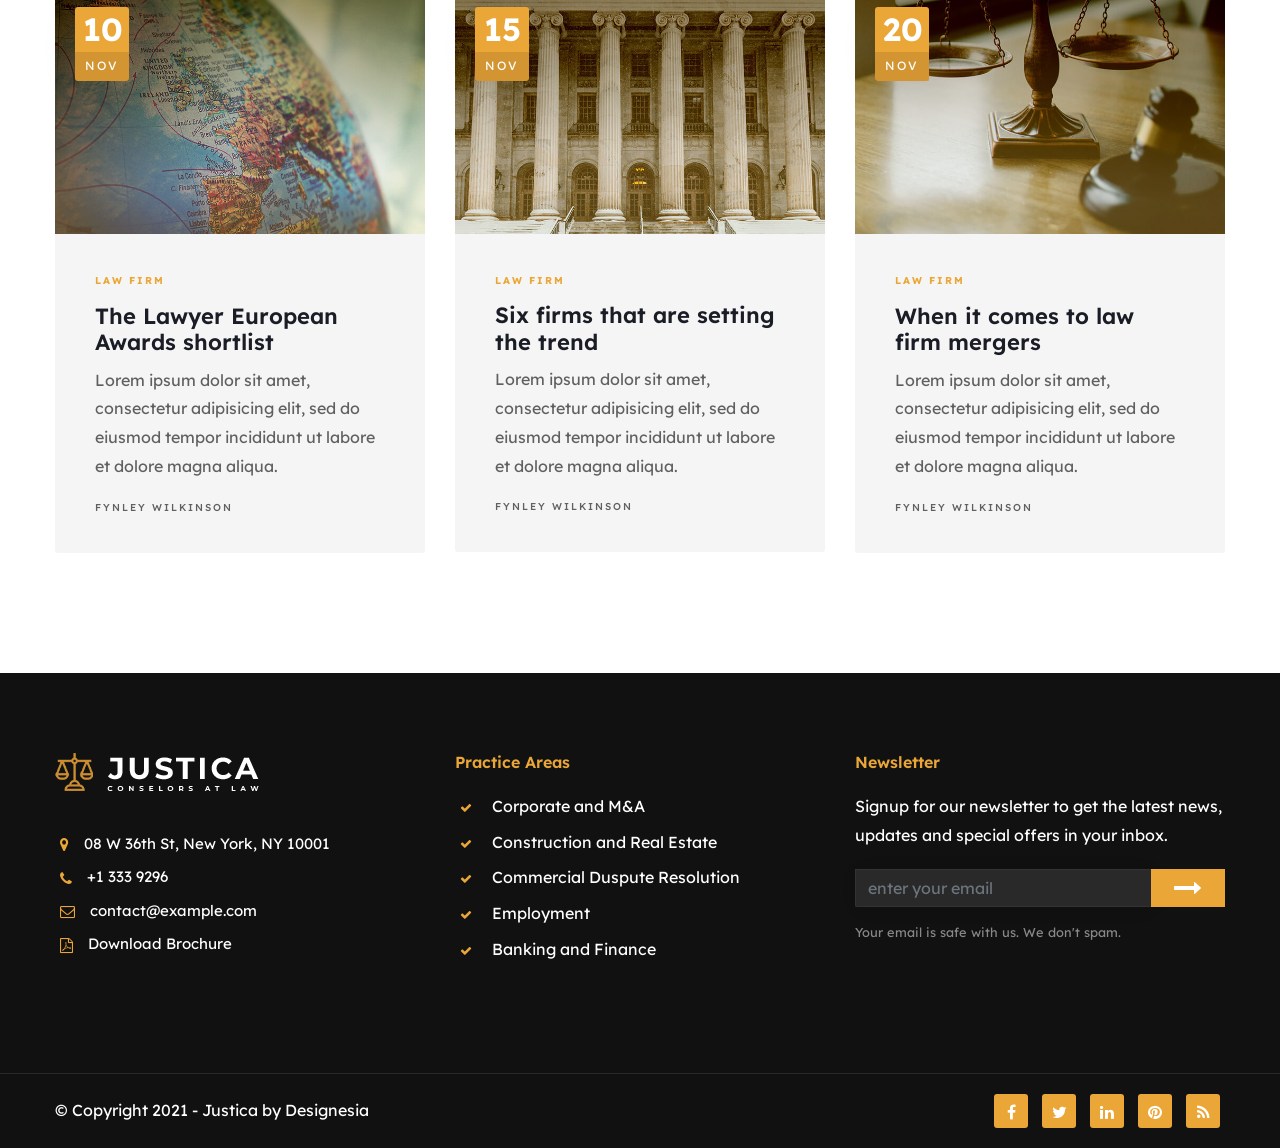
<file: Avemaria/Content/JUSTICA_HTML/index-3.html>
<!DOCTYPE html>
<html lang="zxx">

<head>
    <meta charset="utf-8" />
    <title>Justica - Lawyer and Attorney Website Template</title>
    <meta content="width=device-width, initial-scale=1.0" name="viewport" />
    <meta content="Justica - Lawyer and Attorney Website Template" name="description" />
    <meta content="" name="keywords" />
    <meta content="" name="author" />
    <!--[if lt IE 9]>
            <script src="js/html5shiv.js"></script>
        <![endif]-->
    <!-- CSS Files
    ================================================== -->
    <link id="bootstrap" href="css/bootstrap.min.css" rel="stylesheet" type="text/css" />
    <link id="bootstrap-grid" href="css/bootstrap-grid.min.css" rel="stylesheet" type="text/css" />
    <link id="bootstrap-reboot" href="css/bootstrap-reboot.min.css" rel="stylesheet" type="text/css" />
    <link href="css/animate.css" rel="stylesheet" type="text/css" />
    <link href="css/owl.carousel.css" rel="stylesheet" type="text/css" />
    <link href="css/owl.theme.css" rel="stylesheet" type="text/css" />
    <link href="css/owl.transitions.css" rel="stylesheet" type="text/css" />
    <link href="css/magnific-popup.css" rel="stylesheet" type="text/css" />
    <link href="css/jquery.countdown.css" rel="stylesheet" type="text/css" />
    <link href="css/style.css" rel="stylesheet" type="text/css" />
    <!-- color scheme -->
    <link id="colors" href="css/colors/scheme-01.css" rel="stylesheet" type="text/css" />
    <link href="css/coloring.css" rel="stylesheet" type="text/css" />
</head>

<body>
    <div id="wrapper">
        <div id="topbar" class="topbar-noborder">
            <div class="container">
                <div class="topbar-left sm-hide">
                    <span class="topbar-widget tb-social">
                        <a href="#"><i class="fa fa-facebook"></i></a>
                        <a href="#"><i class="fa fa-twitter"></i></a>
                        <a href="#"><i class="fa fa-instagram"></i></a>
                    </span>
                </div>
                <div class="topbar-right">
                    <div class="topbar-right">
                        <span class="topbar-widget"><a href="#">Privacy policy</a></span>
                        <span class="topbar-widget"><a href="#">Request Quote</a></span>
                        <span class="topbar-widget"><a href="#">FAQ</a></span>
                    </div>
                </div>
                <div class="clearfix"></div>
            </div>
        </div>
        <!-- header begin -->
        <header class="header-light">
            <div class="container">
                <div class="row">
                    <div class="col-md-12">
                        <div class="de-flex sm-pt10">
                            <div class="de-flex-col">
                                <!-- logo begin -->
                                <div id="logo">
                                    <a href="index.html">
                                        <img alt="" class="logo" src="images/logo-light.png" />
                                        <img alt="" class="logo-2" src="images/logo.png" />
                                    </a>
                                </div>
                                <!-- logo close -->
                            </div>
                            <div class="de-flex-col header-col-mid">
                                <!-- mainmenu begin -->
                                <ul id="mainmenu">
                                    <li><a href="index.html">Home</a>
                                        <ul>
                                            <li><a href="index-6.html">New: Homepage 6</a></li>
                                            <li><a href="index.html">Homepage 1</a></li>
                                            <li><a href="index-2.html">Homepage 2</a></li>
                                            <li><a href="index-3.html">Homepage 3</a></li>
                                            <li><a href="index-4.html">Homepage 4</a></li>
                                            <li><a href="index-5.html">Homepage 5</a></li>
                                        </ul>
                                    </li>
                                    <li><a href="about.html">About</a>
                                        <ul>
                                            <li><a href="about.html">About Us</a></li>
                                            <li><a href="team.html">The Team</a></li>
                                            <li><a href="faq.html">FAQ</a></li>
                                        </ul>
                                    </li>
                                    <li><a href="practice-areas.html">Practice Areas</a>
                                        <ul>
                                            <li><a href="practice-areas.html">Practice Areas 1</a></li>
                                            <li><a href="practice-areas-2.html">Practice Areas 2</a></li>
                                        </ul>
                                    </li>
                                    <li><a href="news.html">News</a>
                                        <ul>
                                            <li><a href="news.html">News List</a></li>
                                            <li><a href="news-single.html">News Single</a></li>
                                        </ul>
                                    </li>
                                    <li><a href="contact.html">Contact</a></li>
                                     <li><a href="#">Elements</a>
                                        <ul>
                                            <li><a href="accordion.html">Accordion</a></li>
                                            <li><a href="alerts.html">Alerts</a></li>
                                            <li><a href="counters.html">Counters</a></li>
                                            <li><a href="faq.html">FAQ</a></li>
                                            <li><a href="gallery.html">Gallery</a></li>
                                            <li><a href="icon-set-1.html">Icon Set 1</a></li>
                                            <li><a href="modal.html">Modal</a></li>
                                            <li><a href="progress-bar.html">Progress Bar</a></li>
                                            <li><a href="tabs.html">Tabs</a></li>
                                            <li><a href="testimonials.html">Testimonials</a></li>
                                        </ul>
                                    </li>
                                </ul>
                                <!-- mainmenu close -->
                            </div>
                            <div class="de-flex-col">
                                <div class="h-phone md-hide"><span>Need&nbsp;Help?</span><i class="fa fa-phone"></i> 1 200 300 9000</div>
                                <span id="menu-btn"></span>
                            </div>
                        </div>
                    </div>
                </div>
            </div>
        </header>
        <!-- header close -->
        <!-- content begin -->
        <div class="no-bottom no-top" id="content">
            <div id="top"></div>
            <section aria-label="section" data-bgimage="url(images/background/4.jpg) top" data-stellar-background-ratio=".2">
                <div class="container">
                    <div class="row align-items-center">
                        <div class="col-lg-5 offset-md-7 wow fadeInRight" data-wow-delay=".5s">
                            <div class="spacer-double"></div>
                            <div class="spacer-double"></div>
                            <h3 class="id-color wow fadeInUp" data-wow-delay=".4s">Need Any Help?</h3>
                            <h1 class="wow fadeInUp" data-wow-delay=".6s">We Fight for Right</h1>
                            <p class="lead wow fadeInUp" data-wow-delay=".8s">Lorem ipsum dolor sit amet, consectetur adipiscing elit, sed do eiusmod tempor incididunt ut labore et dolore magna aliqua.</p>
                            <div class="spacer-20"></div>
                            <a class="btn-custom wow fadeInUp" data-wow-delay="1s" href="features.html">Contact Us</a>
                            <div class="spacer-double"></div>
                        </div>
                    </div>
                </div>
            </section>
            <section class="pt40 pb40 bg-color text-light">
                <div class="container">
                    <div class="row align-items-center">
                        <div class="col-md-8 mb-sm-30 text-lg-left text-sm-center">
                            <h3 class="no-bottom">Now! Get a Free Counsultation for Your Case.</h3>
                        </div>
                        <div class="col-md-4 text-lg-right rtl-lg-left text-sm-center">
                            <a href="#" class="btn-custom btn-black light">Make Appointment</a>
                        </div>
                    </div>
                </div>
            </section>
            <section id="section-highlight" class="relative" data-bgcolor="#f2f2f2">
                <div class="container">
                    <div class="row align-items-center">
                        <div class="col-md-4">
                            <span class="p-title">Welcome</span><br>
                            <h2>
                                Reputation.<br>Respect. Result.
                            </h2>
                            <div class="small-border sm-left"></div>
                        </div>
                        <div class="col-md-8">
                            <p>Consequat occaecat ullamco amet non eiusmod nostrud dolore irure incididunt est duis anim sunt officia. Fugiat velit proident aliquip nisi incididunt nostrud exercitation proident est nisi. Irure magna elit commodo anim ex veniam culpa eiusmod id nostrud sit cupidatat in veniam ad. Eiusmod consequat eu adipisicing minim anim aliquip cupidatat culpa excepteur quis. Occaecat sit eu exercitation irure Lorem incididunt nostrud.
                            </p>
                        </div>
                    </div>
                    <div class="spacer-double"></div>
                </div>
            </section>
            <section class="no-top relative z1000">
                <div class="container">
                    <div class="row mt-100">
                        <div class="col-md-4 wow fadeInRight" data-wow-delay=".2s">
                            <div class="mask rounded">
                                <div class="cover rounded">
                                    <div class="c-inner">
                                        <h3><i class="icofont-people"></i><span>Business Law</span></h3>
                                        <p>Lorem ipsum dolor sit amet, consectetur adipiscing elit, sed do eiusmod tempor incididunt ut labore et dolore magna aliqua.</p>
                                        <div class="spacer20"></div>
                                        <a href="#" class="btn-custom capsule">Read more</a>
                                    </div>
                                </div>
                                <img src="images/services/1.jpg" alt="" class="img-responsive" />
                            </div>
                        </div>
                        <div class="col-md-4 wow fadeInRight" data-wow-delay=".4s">
                            <div class="mask rounded">
                                <div class="cover rounded">
                                    <div class="c-inner">
                                        <h3><i class="icofont-home"></i><span>Family Law</span></h3>
                                        <p>Lorem ipsum dolor sit amet, consectetur adipiscing elit, sed do eiusmod tempor incididunt ut labore et dolore magna aliqua.</p>
                                        <div class="spacer20"></div>
                                        <a href="#" class="btn-custom capsule">Read more</a>
                                    </div>
                                </div>
                                <img src="images/services/2.jpg" alt="" class="img-responsive" />
                            </div>
                        </div>
                        <div class="col-md-4 wow fadeInRight" data-wow-delay=".6s">
                            <div class="mask rounded">
                                <div class="cover rounded">
                                    <div class="c-inner">
                                        <h3><i class="icofont-car-alt-1"></i><span>Criminal Law</span></h3>
                                        <p>Lorem ipsum dolor sit amet, consectetur adipiscing elit, sed do eiusmod tempor incididunt ut labore et dolore magna aliqua.</p>
                                        <div class="spacer20"></div>
                                        <a href="#" class="btn-custom capsule">Read more</a>
                                    </div>
                                </div>
                                <img src="images/services/3.jpg" alt="" class="img-responsive" />
                            </div>
                        </div>
                    </div>
                </div>
            </section>
            <section data-bgcolor="#f2f2f2">
                <div class="container">
                    <div class="row align-items-center">
                        <div class="col-lg-5 offset-lg-7">
                            <span class="p-title">Experiences</span><br>
                            <h2>
                                Let Our Experience<br>be Your Guide
                            </h2>
                            <ul class="nav nav-pills mb-3" id="pills-tab" role="tablist">
                                <li class="nav-item">
                                    <a class="nav-link active" id="pills-home-tab" data-toggle="pill" href="#pills-home" role="tab" aria-controls="pills-home" aria-selected="true">Our Attorneys</a>
                                </li>
                                <li class="nav-item">
                                    <a class="nav-link" id="pills-profile-tab" data-toggle="pill" href="#pills-profile" role="tab" aria-controls="pills-profile" aria-selected="false">Our Expertise</a>
                                </li>
                                <li class="nav-item">
                                    <a class="nav-link" id="pills-contact-tab" data-toggle="pill" href="#pills-contact" role="tab" aria-controls="pills-contact" aria-selected="false">Our Firm</a>
                                </li>
                            </ul>
                            <div class="tab-content" id="pills-tabContent">
                                <div class="tab-pane fade show active" id="pills-home" role="tabpanel" aria-labelledby="pills-home-tab">
                                    <p>Consequat occaecat ullamco amet non eiusmod nostrud dolore irure incididunt est duis anim sunt officia. Fugiat velit proident aliquip nisi incididunt nostrud exercitation proident est nisi. Irure magna elit commodo anim ex veniam culpa eiusmod id nostrud sit cupidatat in veniam ad. Eiusmod consequat eu adipisicing minim anim aliquip cupidatat culpa excepteur quis. Occaecat sit eu exercitation irure Lorem incididunt nostrud.</p>
                                </div>
                                <div class="tab-pane fade" id="pills-profile" role="tabpanel" aria-labelledby="pills-profile-tab">
                                    <p>Ad pariatur nostrud pariatur exercitation ipsum ipsum culpa mollit commodo mollit ex. Aute sunt incididunt amet commodo est sint nisi deserunt pariatur do. Aliquip ex eiusmod voluptate exercitation cillum id incididunt elit sunt. Qui minim sit magna Lorem id et dolore velit Lorem amet exercitation duis deserunt. Anim id labore elit adipisicing ut in id occaecat pariatur ut ullamco ea tempor duis.</p>
                                </div>
                                <div class="tab-pane fade" id="pills-contact" role="tabpanel" aria-labelledby="pills-contact-tab">
                                    <p>Est quis nulla laborum officia ad nisi ex nostrud culpa Lorem excepteur aliquip dolor aliqua irure ex. Nulla ut duis ipsum nisi elit fugiat commodo sunt reprehenderit laborum veniam eu veniam. Eiusmod minim exercitation fugiat irure ex labore incididunt do fugiat commodo aliquip sit id deserunt reprehenderit aliquip nostrud. Amet ex cupidatat excepteur aute veniam incididunt mollit cupidatat esse irure officia elit do ipsum ullamco Lorem.</p>
                                </div>
                            </div>
                        </div>
                    </div>
                </div>
                <div class="image-container col-md-6 pull-right" data-bgimage="url(images/background/9.jpg) center"></div>
            </section>
            <section id="section-practice-areas">
                <div class="container">
                    <div class="row">
                        <div class="col-lg-12">
                            <div class="text-center">
                                <h2>Practice Areas</h2>
                                <div class="small-border"></div>
                            </div>
                        </div>
                        <div class="col-md-6 offset-md-3 text-center">
                            <p>Consequat occaecat ullamco amet non eiusmod nostrud dolore irure incididunt est duis anim sunt officia. Fugiat velit proident aliquip nisi incididunt nostrud exercitation proident est nisi. Irure magna elit commodo anim ex veniam culpa.</p>
                        </div>
                        <div class="spacer-single"></div>
                        <div class="col-md-4">
                            <ul class="ul-style-2 wow fadeInRight" data-wow-delay=".2s">
                                <li>Corporate and M&A</li>
                                <li>Construction and Real Estate</li>
                                <li>Commercial Duspute Resolution</li>
                                <li>Employment</li>
                            </ul>
                        </div>
                        <div class="col-md-4">
                            <ul class="ul-style-2 wow fadeInRight" data-wow-delay=".4s">
                                <li>Banking and Finance</li>
                                <li>Captial Market</li>
                                <li>Environmental</li>
                                <li>Intellectual Property Right</li>
                            </ul>
                        </div>
                        <div class="col-md-4">
                            <ul class="ul-style-2 wow fadeInRight" data-wow-delay=".6s">
                                <li>Goverment</li>
                                <li>Foundation/Non Profit Organization</li>
                                <li>Bankcuptcy</li>
                                <li>Criminal</li>
                            </ul>
                        </div>
                    </div>
                </div>
            </section>
            <section data-bgimage="url(images/background/2-bw.jpg) center" class="text-light" data-stellar-background-ratio=".2">
                <div class="container">
                    <div class="row">
                        <div class="col-md-3">
                            <span class="p-title">Fun facts</span><br>
                            <h2>
                                What we did?
                            </h2>
                            <div class="small-border sm-left"></div>
                            <p>Consequat occaecat ullamco amet non eiusmod nostrud dolore irure incididunt est duis anim sunt officia.</p>
                        </div>
                        <div class="col-md-8 offset-md-1">
                            <div class="row">
                                <div class="col-lg-4 col-md-6 wow fadeInRight mb30" data-wow-delay="0s">
                                    <div class="de_count">
                                        <h3><span class="timer" data-to="4500" data-speed="3000">0</span></h3>
                                        <h5 class="id-color">Home Protected</h5>
                                    </div>
                                </div>
                                <div class="col-lg-4 col-md-6 wow fadeInRight mb30" data-wow-delay=".25s">
                                    <div class="de_count">
                                        <h3><span class="timer" data-to="16" data-speed="3000">0</span>k</h3>
                                        <h5 class="id-color">People Saved</h5>
                                    </div>
                                </div>
                                <div class="col-lg-4 col-md-6 wow fadeInRight mb30" data-wow-delay=".4s">
                                    <div class="de_count">
                                        <h3><span class="timer" data-to="4" data-speed="3000">0</span>m</h3>
                                        <h5 class="id-color">Money Saved</h5>
                                    </div>
                                </div>
                                <div class="col-lg-4 col-md-6 wow fadeInRight mb30" data-wow-delay=".6s">
                                    <div class="de_count">
                                        <h3><span class="timer" data-to="52" data-speed="3000">0</span>k</h3>
                                        <h5 class="id-color">Contract Signed</h5>
                                    </div>
                                </div>
                                <div class="col-lg-4 col-md-6 wow fadeInRight mb30" data-wow-delay=".8s">
                                    <div class="de_count">
                                        <h3><span class="timer" data-to="100" data-speed="3000">0</span>+</h3>
                                        <h5 class="id-color">Countries</h5>
                                    </div>
                                </div>
                                <div class="col-lg-4 col-md-6 wow fadeInRight mb30" data-wow-delay="1s">
                                    <div class="de_count">
                                        <h3><span class="timer" data-to="2" data-speed="3000">2</span>k</h3>
                                        <h5 class="id-color">Staff Member</h5>
                                    </div>
                                </div>
                            </div>
                        </div>
                    </div>
                </div>
            </section>
            <section aria-label="section">
                <div class="container">
                    <div class="row">
                        <div class="col-md-12 text-center">
                            <h2>Our Lawyer Team</h2>
                            <div class="small-border"></div>
                        </div>
                        <div class="col-lg-4 col-md-6 col-sm-6 mb30 wow fadeInRight" data-wow-delay=".2s">
                            <div class="f-profile text-center">
                                <div class="fp-wrap f-invert">
                                    <div class="fpw-overlay">
                                        <div class="fpwo-wrap">
                                            <div class="fpwow-icons">
                                                <a href="#"><i class="fa fa-facebook fa-lg"></i></a>
                                                <a href="#"><i class="fa fa-twitter fa-lg"></i></a>
                                                <a href="#"><i class="fa fa-linkedin fa-lg"></i></a>
                                                <a href="#"><i class="fa fa-pinterest fa-lg"></i></a>
                                            </div>
                                        </div>
                                    </div>
                                    <div class="fpw-overlay-btm"></div>
                                    <img src="images/team/1.jpg" class="fp-image img-fluid" alt="">
                                </div>
                                <h4>Fynley Wilkinson</h4>
                                Managing Partner
                            </div>
                        </div>
                        <div class="col-lg-4 col-md-6 col-sm-6 mb30 wow fadeInRight" data-wow-delay=".4s">
                            <div class="f-profile text-center">
                                <div class="fp-wrap f-invert">
                                    <div class="fpw-overlay">
                                        <div class="fpwo-wrap">
                                            <div class="fpwow-icons">
                                                <a href="#"><i class="fa fa-facebook fa-lg"></i></a>
                                                <a href="#"><i class="fa fa-twitter fa-lg"></i></a>
                                                <a href="#"><i class="fa fa-linkedin fa-lg"></i></a>
                                                <a href="#"><i class="fa fa-pinterest fa-lg"></i></a>
                                            </div>
                                        </div>
                                    </div>
                                    <div class="fpw-overlay-btm"></div>
                                    <img src="images/team/2.jpg" class="fp-image img-fluid" alt="">
                                </div>
                                <h4>Sasha Welsh</h4>
                                Senior Partner
                            </div>
                        </div>
                        <div class="col-lg-4 col-md-6 col-sm-6 mb30 wow fadeInRight" data-wow-delay=".6s">
                            <div class="f-profile text-center">
                                <div class="fp-wrap f-invert">
                                    <div class="fpw-overlay">
                                        <div class="fpwo-wrap">
                                            <div class="fpwow-icons">
                                                <a href="#"><i class="fa fa-facebook fa-lg"></i></a>
                                                <a href="#"><i class="fa fa-twitter fa-lg"></i></a>
                                                <a href="#"><i class="fa fa-linkedin fa-lg"></i></a>
                                                <a href="#"><i class="fa fa-pinterest fa-lg"></i></a>
                                            </div>
                                        </div>
                                    </div>
                                    <div class="fpw-overlay-btm"></div>
                                    <img src="images/team/3.jpg" class="fp-image img-fluid" alt="">
                                </div>
                                <h4>John Shepard</h4>
                                Associate
                            </div>
                        </div>
                    </div>
                </div>
            </section>
            <section aria-label="section" class="text-light" data-bgimage="url(images/background/3-bw.jpg) top" data-stellar-background-ratio=".2">
                <div class="container">
                    <div class="row">
                        <div class="col-lg-12">
                            <div class="text-center text-light">
                                <h2>Testimonials</h2>
                                <div class="small-border"></div>
                            </div>
                            <div class="owl-carousel owl-theme" id="testimonial-carousel">
                                <div class="item">
                                    <div class="de_testi opt-2 review">
                                        <blockquote>
                                            <i class="fa fa-quote-left id-color"></i>
                                            <h3>Trustworthy lawyer</h3>
                                            <p>Eiusmod consequat eu adipisicing minim anim aliquip cupidatat culpa excepteur quis. Occaecat sit eu exercitation irure Lorem incididunt nostrud.</p>
                                            <div class="de_testi_by"><span>John, Pixar Studio</span></div>
                                        </blockquote>
                                    </div>
                                </div>
                                <div class="item">
                                    <div class="de_testi opt-2 review">
                                        <blockquote>
                                            <i class="fa fa-quote-left id-color"></i>
                                            <h3>Quality lawyer service</h3>
                                            <p>Eiusmod consequat eu adipisicing minim anim aliquip cupidatat culpa excepteur quis. Occaecat sit eu exercitation irure Lorem incididunt nostrud.</p>
                                            <div class="de_testi_by"><span>Sarah, Microsoft</span></div>
                                        </blockquote>
                                    </div>
                                </div>
                                <div class="item">
                                    <div class="de_testi opt-2 review">
                                        <blockquote>
                                            <i class="fa fa-quote-left id-color"></i>
                                            <h3>Top lawyer listed</h3>
                                            <p>Eiusmod consequat eu adipisicing minim anim aliquip cupidatat culpa excepteur quis. Occaecat sit eu exercitation irure Lorem incididunt nostrud.</p>
                                            <div class="de_testi_by"><span>Michael, Apple</span></div>
                                        </blockquote>
                                    </div>
                                </div>
                                <div class="item">
                                    <div class="de_testi opt-2 review">
                                        <blockquote>
                                            <i class="fa fa-quote-left id-color"></i>
                                            <h3>Great services</h3>
                                            <p>Eiusmod consequat eu adipisicing minim anim aliquip cupidatat culpa excepteur quis. Occaecat sit eu exercitation irure Lorem incididunt nostrud.</p>
                                            <div class="de_testi_by"><span>Thomas, Samsung</span></div>
                                        </blockquote>
                                    </div>
                                </div>
                                <div class="item">
                                    <div class="de_testi opt-2 review">
                                        <blockquote>
                                            <i class="fa fa-quote-left id-color"></i>
                                            <h3>Easy to claim</h3>
                                            <p>Eiusmod consequat eu adipisicing minim anim aliquip cupidatat culpa excepteur quis. Occaecat sit eu exercitation irure Lorem incididunt nostrud.</p>
                                            <div class="de_testi_by"><span>John, Pixar Studio</span></div>
                                        </blockquote>
                                    </div>
                                </div>
                                <div class="item">
                                    <div class="de_testi opt-2 review">
                                        <blockquote>
                                            <i class="fa fa-quote-left id-color"></i>
                                            <h3>Excellent support</h3>
                                            <p>Eiusmod consequat eu adipisicing minim anim aliquip cupidatat culpa excepteur quis. Occaecat sit eu exercitation irure Lorem incididunt nostrud.</p>
                                            <div class="de_testi_by"><span>Sarah, Microsoft</span></div>
                                        </blockquote>
                                    </div>
                                </div>
                                <div class="item">
                                    <div class="de_testi opt-2 review">
                                        <blockquote>
                                            <i class="fa fa-quote-left id-color"></i>
                                            <h3>Reliable lawyer</h3>
                                            <p>Eiusmod consequat eu adipisicing minim anim aliquip cupidatat culpa excepteur quis. Occaecat sit eu exercitation irure Lorem incididunt nostrud.</p>
                                            <div class="de_testi_by"><span>Michael, Apple</span></div>
                                        </blockquote>
                                    </div>
                                </div>
                                <div class="item">
                                    <div class="de_testi opt-2 review">
                                        <blockquote>
                                            <i class="fa fa-quote-left id-color"></i>
                                            <h3>Five-star services</h3>
                                            <p>Eiusmod consequat eu adipisicing minim anim aliquip cupidatat culpa excepteur quis. Occaecat sit eu exercitation irure Lorem incididunt nostrud.</p>
                                            <div class="de_testi_by"><span>Thomas, Samsung</span></div>
                                        </blockquote>
                                    </div>
                                </div>
                            </div>
                        </div>
                    </div>
                </div>
            </section>
            <section aria-label="section">
                <div class="container">
                    <div class="row">
                        <div class="col-md-12">
                            <div class="text-center">
                                <h2>Latest News</h2>
                                <div class="small-border"></div>
                            </div>
                        </div>
                    </div>
                    <div class="row">
                        <div class="col-lg-4 col-md-6 mb30">
                            <div class="bloglist item">
                                <div class="post-content">
                                    <div class="date-box">
                                        <div class="m">10</div>
                                        <div class="d">NOV</div>
                                    </div>
                                    <div class="post-image">
                                        <img alt="" src="images/news/1.jpg">
                                    </div>
                                    <div class="post-text">
                                        <span class="p-tagline">Law Firm</span>
                                        <h4><a href="news-single.html">The Lawyer European Awards shortlist<span></span></a></h4>
                                        <p>Lorem ipsum dolor sit amet, consectetur adipisicing elit, sed do eiusmod tempor incididunt ut labore et dolore magna aliqua.</p>
                                        <span class="p-author">Fynley Wilkinson</span>
                                    </div>
                                </div>
                            </div>
                        </div>
                        <div class="col-lg-4 col-md-6 mb30">
                            <div class="bloglist item">
                                <div class="post-content">
                                    <div class="date-box">
                                        <div class="m">15</div>
                                        <div class="d">NOV</div>
                                    </div>
                                    <div class="post-image">
                                        <img alt="" src="images/news/2.jpg">
                                    </div>
                                    <div class="post-text">
                                        <span class="p-tagline">Law Firm</span>
                                        <h4><a href="news-single.html">Six firms that are setting the trend<span></span></a></h4>
                                        <p>Lorem ipsum dolor sit amet, consectetur adipisicing elit, sed do eiusmod tempor incididunt ut labore et dolore magna aliqua.</p>
                                        <span class="p-author">Fynley Wilkinson</span>
                                    </div>
                                </div>
                            </div>
                        </div>
                        <div class="col-lg-4 col-md-6 mb30">
                            <div class="bloglist item">
                                <div class="post-content">
                                    <div class="date-box">
                                        <div class="m">20</div>
                                        <div class="d">NOV</div>
                                    </div>
                                    <div class="post-image">
                                        <img alt="" src="images/news/3.jpg">
                                    </div>
                                    <div class="post-text">
                                        <span class="p-tagline">Law Firm</span>
                                        <h4><a href="news-single.html">When it comes to law firm mergers<span></span></a></h4>
                                        <p>Lorem ipsum dolor sit amet, consectetur adipisicing elit, sed do eiusmod tempor incididunt ut labore et dolore magna aliqua.</p>
                                        <span class="p-author">Fynley Wilkinson</span>
                                    </div>
                                </div>
                            </div>
                        </div>
                    </div>
                </div>
            </section>
        </div>
        <!-- content close -->
        <a href="#" id="back-to-top"></a>
        <!-- footer begin -->
        <footer>
            <div class="container">
                <div class="row">
                    <div class="col-lg-4">
                        <div class="widget">
                            <a href="index.html"><img alt="" class="img-fluid mb20" src="images/logo-light.png"></a>
                            <address class="s1">
                                <span><i class="id-color fa fa-map-marker fa-lg"></i>08 W 36th St, New York, NY 10001</span>
                                <span><i class="id-color fa fa-phone fa-lg"></i>+1 333 9296</span>
                                <span><i class="id-color fa fa-envelope-o fa-lg"></i><a href="mailto:contact@example.com">contact@example.com</a></span>
                                <span><i class="id-color fa fa-file-pdf-o fa-lg"></i><a href="#">Download Brochure</a></span>
                            </address>
                        </div>
                    </div>
                    <div class="col-md-4">
                        <h5 class="id-color mb20">Practice Areas</h5>
                        <ul class="ul-style-2">
                            <li>Corporate and M&A</li>
                            <li>Construction and Real Estate</li>
                            <li>Commercial Duspute Resolution</li>
                            <li>Employment</li>
                            <li>Banking and Finance</li>
                        </ul>
                    </div>
                    <div class="col-lg-4">
                        <div class="widget">
                            <h5 class="id-color">Newsletter</h5>
                            <p>Signup for our newsletter to get the latest news, updates and special offers in your inbox.</p>
                            <form action="blank.php" class="row" id="form_subscribe" method="post" name="form_subscribe">
                                <div class="col text-center">
                                    <input class="form-control" id="name_1" name="name_1" placeholder="enter your email" type="text" /> <a href="#" id="btn-submit"><i class="fa fa-long-arrow-right"></i></a>
                                    <div class="clearfix"></div>
                                </div>
                            </form>
                            <div class="spacer-10"></div>
                            <small>Your email is safe with us. We don't spam.</small>
                        </div>
                    </div>
                </div>
            </div>
            <div class="subfooter">
                <div class="container">
                    <div class="row">
                        <div class="col-md-12">
                            <div class="de-flex">
                                <div class="de-flex-col">
                                    &copy; Copyright 2021 - Justica by Designesia
                                </div>
                                <div class="de-flex-col">
                                    <div class="social-icons">
                                        <a href="#"><i class="fa fa-facebook fa-lg"></i></a>
                                        <a href="#"><i class="fa fa-twitter fa-lg"></i></a>
                                        <a href="#"><i class="fa fa-linkedin fa-lg"></i></a>
                                        <a href="#"><i class="fa fa-pinterest fa-lg"></i></a>
                                        <a href="#"><i class="fa fa-rss fa-lg"></i></a>
                                    </div>
                                </div>
                            </div>
                        </div>
                    </div>
                </div>
            </div>
        </footer>
        <!-- footer close -->
        <div id="preloader">
            <div class="spinner">
                <div class="bounce1"></div>
                <div class="bounce2"></div>
                <div class="bounce3"></div>
            </div>
        </div>
    </div>
    
    <!-- Javascript Files
    ================================================== -->
    <script src="js/jquery.min.js"></script>
    <script src="js/bootstrap.min.js"></script>
    <script src="js/wow.min.js"></script>
    <script src="js/jquery.isotope.min.js"></script>
    <script src="js/easing.js"></script>
    <script src="js/owl.carousel.js"></script>
    <script src="js/validation.js"></script>
    <script src="js/jquery.magnific-popup.min.js"></script>
    <script src="js/enquire.min.js"></script>
    <script src="js/jquery.stellar.min.js"></script>
    <script src="js/jquery.plugin.js"></script>
    <script src="js/typed.js"></script>
    <script src="js/jquery.countTo.js"></script>
    <script src="js/jquery.countdown.js"></script>
    <script src="js/typed.js"></script>
    <script src="js/designesia.js"></script>
</body>

</html>
</file>
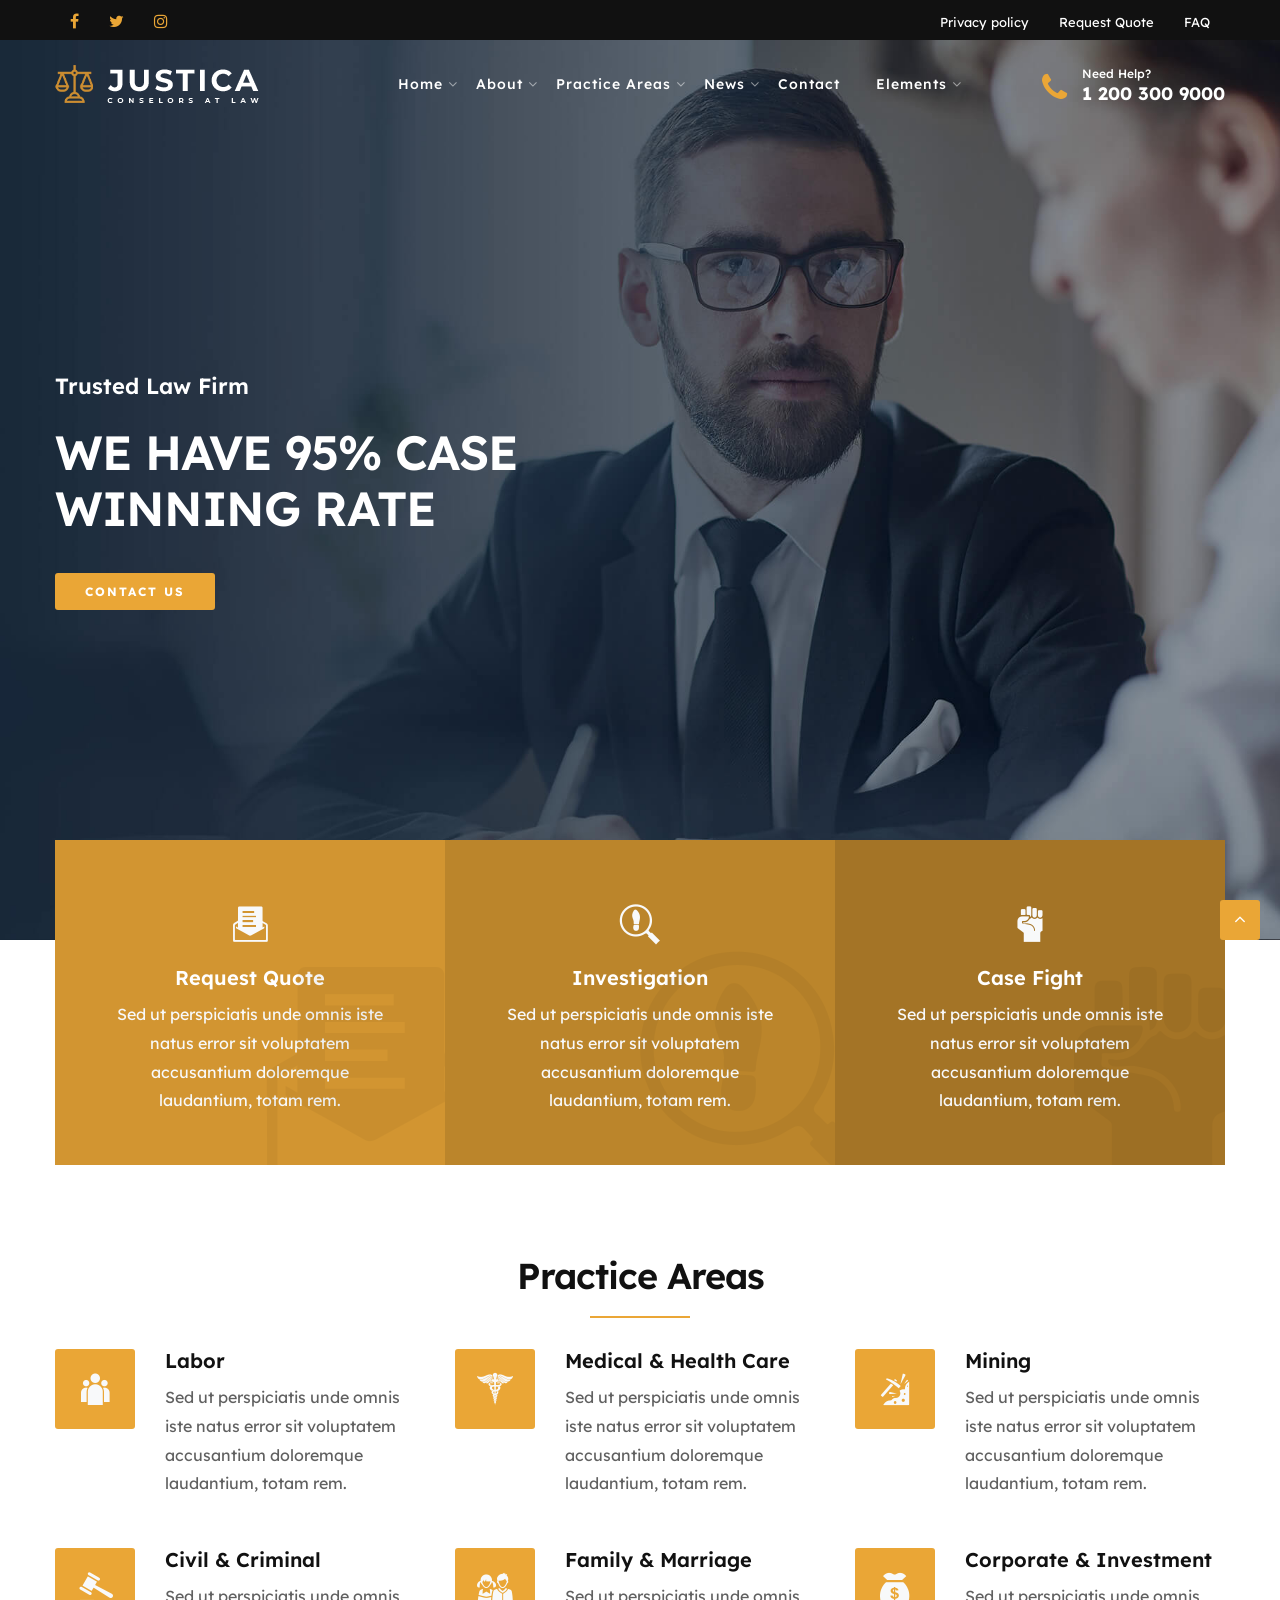
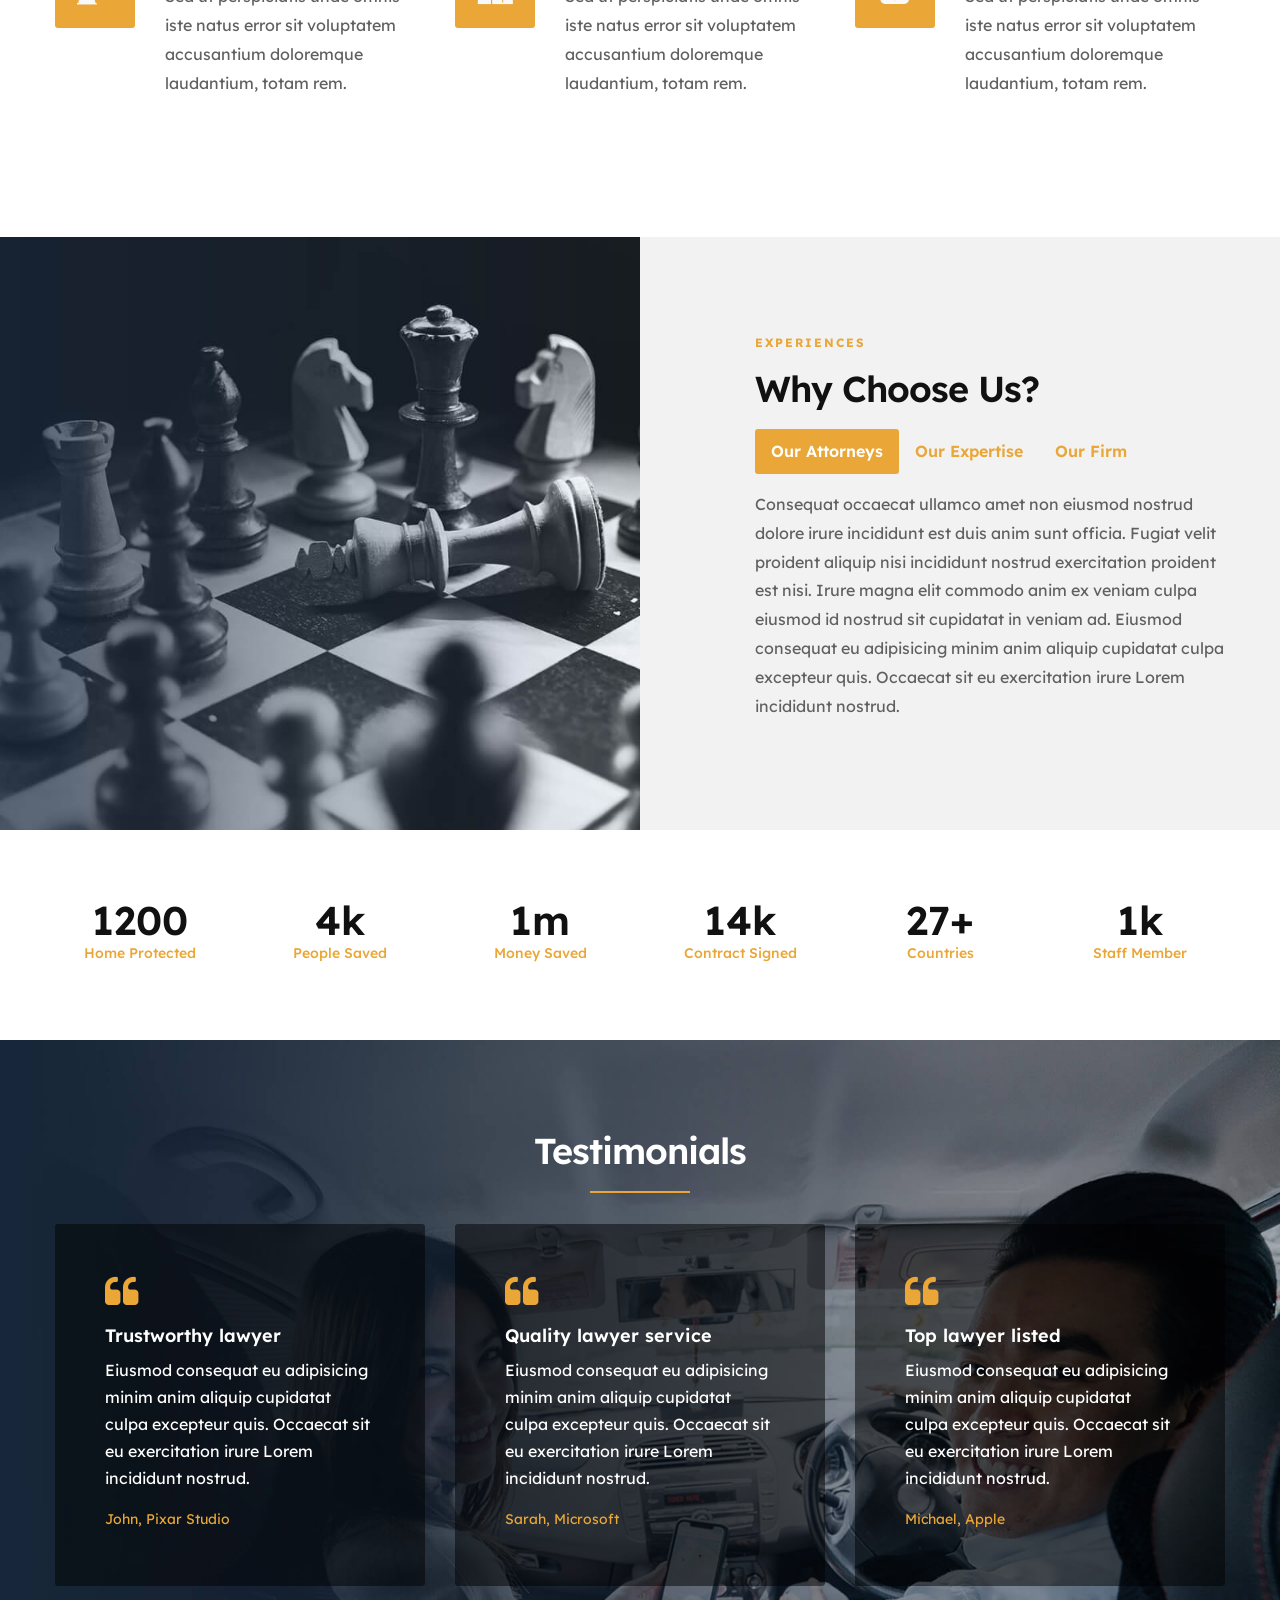
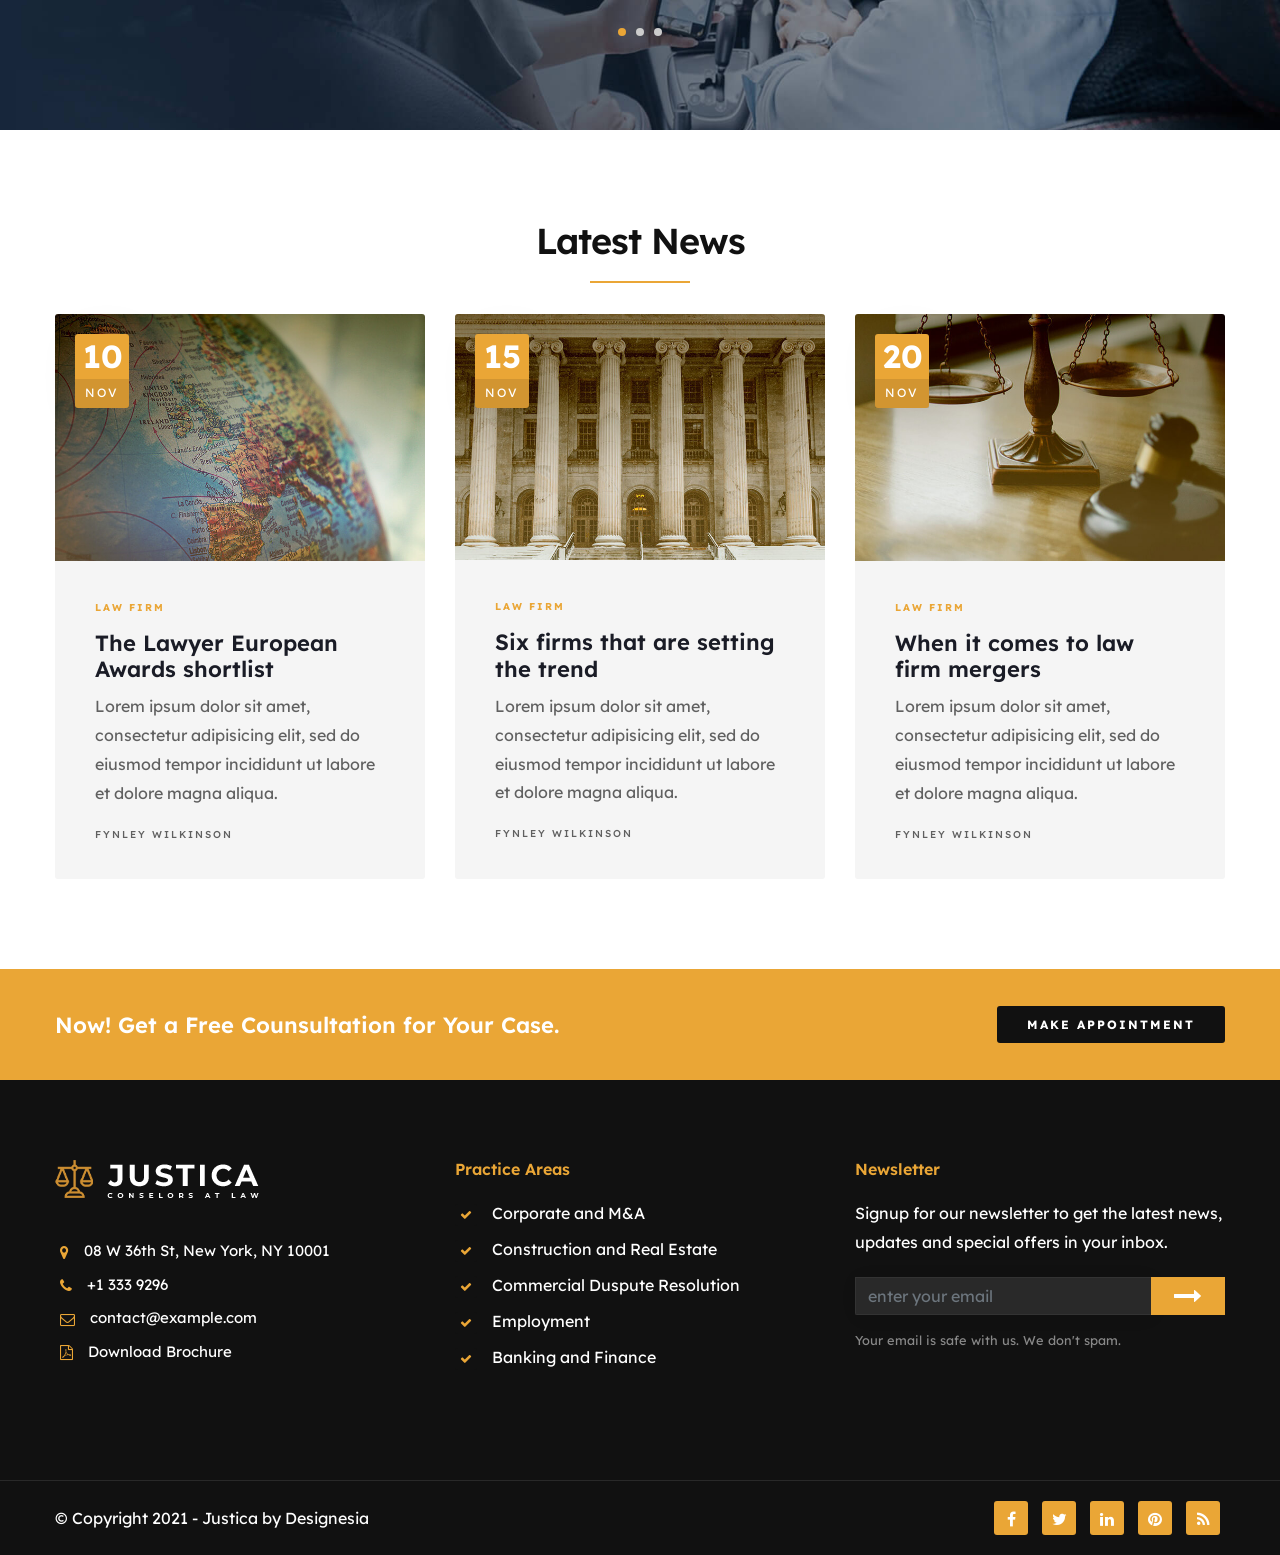
<file: Avemaria/Content/JUSTICA_HTML/index-4.html>
<!DOCTYPE html>
<html lang="zxx">

<head>
    <meta charset="utf-8" />
    <title>Justica - Lawyer and Attorney Website Template</title>
    <meta content="width=device-width, initial-scale=1.0" name="viewport" />
    <meta content="Justica - Lawyer and Attorney Website Template" name="description" />
    <meta content="" name="keywords" />
    <meta content="" name="author" />
    <!--[if lt IE 9]>
            <script src="js/html5shiv.js"></script>
        <![endif]-->
    <!-- CSS Files
    ================================================== -->
    <link id="bootstrap" href="css/bootstrap.min.css" rel="stylesheet" type="text/css" />
    <link id="bootstrap-grid" href="css/bootstrap-grid.min.css" rel="stylesheet" type="text/css" />
    <link id="bootstrap-reboot" href="css/bootstrap-reboot.min.css" rel="stylesheet" type="text/css" />
    <link href="css/animate.css" rel="stylesheet" type="text/css" />
    <link href="css/owl.carousel.css" rel="stylesheet" type="text/css" />
    <link href="css/owl.theme.css" rel="stylesheet" type="text/css" />
    <link href="css/owl.transitions.css" rel="stylesheet" type="text/css" />
    <link href="css/magnific-popup.css" rel="stylesheet" type="text/css" />
    <link href="css/jquery.countdown.css" rel="stylesheet" type="text/css" />
    <link href="css/style.css" rel="stylesheet" type="text/css" />
    <!-- color scheme -->
    <link id="colors" href="css/colors/scheme-01.css" rel="stylesheet" type="text/css" />
    <link href="css/coloring.css" rel="stylesheet" type="text/css" />
</head>

<body>
    <div id="wrapper">
        <div id="topbar" class="topbar-noborder">
            <div class="container">
                <div class="topbar-left sm-hide">
                    <span class="topbar-widget tb-social">
                        <a href="#"><i class="fa fa-facebook"></i></a>
                        <a href="#"><i class="fa fa-twitter"></i></a>
                        <a href="#"><i class="fa fa-instagram"></i></a>
                    </span>
                </div>
                <div class="topbar-right">
                    <div class="topbar-right">
                        <span class="topbar-widget"><a href="#">Privacy policy</a></span>
                        <span class="topbar-widget"><a href="#">Request Quote</a></span>
                        <span class="topbar-widget"><a href="#">FAQ</a></span>
                    </div>
                </div>
                <div class="clearfix"></div>
            </div>
        </div>
        <!-- header begin -->
        <header class="transparent scroll-light">
            <div class="container">
                <div class="row">
                    <div class="col-md-12">
                        <div class="de-flex sm-pt10">
                            <div class="de-flex-col">
                                <!-- logo begin -->
                                <div id="logo">
                                    <a href="index.html">
                                        <img alt="" class="logo" src="images/logo-light.png" />
                                        <img alt="" class="logo-2" src="images/logo.png" />
                                    </a>
                                </div>
                                <!-- logo close -->
                            </div>
                            <div class="de-flex-col header-col-mid">
                                <!-- mainmenu begin -->
                                <ul id="mainmenu">
                                    <li><a href="index.html">Home</a>
                                        <ul>
                                            <li><a href="index-6.html">New: Homepage 6</a></li>
                                            <li><a href="index.html">Homepage 1</a></li>
                                            <li><a href="index-2.html">Homepage 2</a></li>
                                            <li><a href="index-3.html">Homepage 3</a></li>
                                            <li><a href="index-4.html">Homepage 4</a></li>
                                            <li><a href="index-5.html">Homepage 5</a></li>
                                        </ul>
                                    </li>
                                    <li><a href="about.html">About</a>
                                        <ul>
                                            <li><a href="about.html">About Us</a></li>
                                            <li><a href="team.html">The Team</a></li>
                                            <li><a href="faq.html">FAQ</a></li>
                                        </ul>
                                    </li>
                                    <li><a href="practice-areas.html">Practice Areas</a>
                                        <ul>
                                            <li><a href="practice-areas.html">Practice Areas 1</a></li>
                                            <li><a href="practice-areas-2.html">Practice Areas 2</a></li>
                                        </ul>
                                    </li>
                                    <li><a href="news.html">News</a>
                                        <ul>
                                            <li><a href="news.html">News List</a></li>
                                            <li><a href="news-single.html">News Single</a></li>
                                        </ul>
                                    </li>
                                    <li><a href="contact.html">Contact</a></li>
                                     <li><a href="#">Elements</a>
                                        <ul>
                                            <li><a href="accordion.html">Accordion</a></li>
                                            <li><a href="alerts.html">Alerts</a></li>
                                            <li><a href="counters.html">Counters</a></li>
                                            <li><a href="faq.html">FAQ</a></li>
                                            <li><a href="gallery.html">Gallery</a></li>
                                            <li><a href="icon-set-1.html">Icon Set 1</a></li>
                                            <li><a href="modal.html">Modal</a></li>
                                            <li><a href="progress-bar.html">Progress Bar</a></li>
                                            <li><a href="tabs.html">Tabs</a></li>
                                            <li><a href="testimonials.html">Testimonials</a></li>
                                        </ul>
                                    </li>
                                </ul>
                                <!-- mainmenu close -->
                            </div>
                            <div class="de-flex-col">
                                <div class="h-phone md-hide"><span>Need&nbsp;Help?</span><i class="fa fa-phone"></i> 1 200 300 9000</div>
                                <span id="menu-btn"></span>
                            </div>
                        </div>
                    </div>
                </div>
            </div>
        </header>
        <!-- header close -->
        <!-- content begin -->
        <div class="no-bottom no-top" id="content">
            <div id="top"></div>
            <section aria-label="section" class="vh-100 no-padding text-light" data-bgimage="url(images/background/6.jpg) top" data-stellar-background-ratio=".2">
                <div class="v-center">
                    <div class="container">
                        <div class="row align-items-center">
                            <div class="col-lg-6">
                                <h3 class="wow fadeInUp" data-wow-delay=".4s">Trusted Law Firm</h3>
                                <h1 class="wow fadeInUp text-uppercase" data-wow-delay=".6s">We Have 95% Case Winning Rate</h1>
                                <div class="spacer-20"></div>
                                <a class="btn-custom wow fadeInUp" data-wow-delay="1s" href="features.html">Contact Us</a>
                            </div>
                        </div>
                    </div>
                </div>
            </section>
            <section class="no-top relative text-light">
                <div class="container">
                    <div class="row bg-color no-gutters mt-100">
                        <div class="col-lg-4 col-md-6">
                            <div class="feature-box f-boxed style-3 text-center" data-bgcolor="rgba(0,0,0,.1)">
                                <i class="icofont-letter"></i>
                                <div class="text">
                                    <h4>Request Quote</h4>
                                    Sed ut perspiciatis unde omnis iste natus error sit voluptatem accusantium doloremque laudantium, totam rem.
                                </div>
                                <i class="wm icofont-letter"></i>
                            </div>
                        </div>
                        <div class="col-lg-4 col-md-6">
                            <div class="feature-box f-boxed style-3 text-center" data-bgcolor="rgba(0,0,0,.2)">
                                <i class="icofont-investigation"></i>
                                <div class="text">
                                    <h4>Investigation</h4>
                                    Sed ut perspiciatis unde omnis iste natus error sit voluptatem accusantium doloremque laudantium, totam rem.
                                </div>
                                <i class="wm icofont-investigation"></i>
                            </div>
                        </div>
                        <div class="col-lg-4 col-md-6">
                            <div class="feature-box f-boxed style-3 text-center" data-bgcolor="rgba(0,0,0,.3)">
                                <i class="icofont-hand-power"></i>
                                <div class="text">
                                    <h4>Case Fight</h4>
                                    Sed ut perspiciatis unde omnis iste natus error sit voluptatem accusantium doloremque laudantium, totam rem.
                                </div>
                                <i class="wm icofont-hand-power"></i>
                            </div>
                        </div>
                    </div>
                </div>
            </section>
            <section class="no-top">
                <div class="container">
                    <div class="row">
                        <div class="col-lg-12">
                            <div class="text-center">
                                <h2>Practice Areas</h2>
                                <div class="small-border"></div>
                            </div>
                        </div>
                        <div class="col-lg-4 col-md-6 mb30">
                            <div class="f-box f-icon-left f-icon-rounded">
                                <i class="icofont-group bg-color text-light"></i>
                                <div class="fb-text">
                                    <h4>Labor</h4>
                                    <p>Sed ut perspiciatis unde omnis iste natus error sit voluptatem accusantium doloremque laudantium, totam rem.
                                    </p>
                                </div>
                            </div>
                        </div>
                        <div class="col-lg-4 col-md-6 mb30">
                            <div class="f-box f-icon-left f-icon-rounded">
                                <i class="icofont-medical-sign-alt bg-color text-light"></i>
                                <div class="fb-text">
                                    <h4>Medical &amp; Health Care</h4>
                                    <p>Sed ut perspiciatis unde omnis iste natus error sit voluptatem accusantium doloremque laudantium, totam rem.
                                    </p>
                                </div>
                            </div>
                        </div>
                        <div class="col-lg-4 col-md-6 mb30">
                            <div class="f-box f-icon-left f-icon-rounded">
                                <i class="icofont-mining bg-color text-light"></i>
                                <div class="fb-text">
                                    <h4>Mining</h4>
                                    <p>Sed ut perspiciatis unde omnis iste natus error sit voluptatem accusantium doloremque laudantium, totam rem.
                                    </p>
                                </div>
                            </div>
                        </div>
                        <div class="col-lg-4 col-md-6 mb30">
                            <div class="f-box f-icon-left f-icon-rounded">
                                <i class="icofont-law-order bg-color text-light"></i>
                                <div class="fb-text">
                                    <h4>Civil &amp; Criminal</h4>
                                    <p>Sed ut perspiciatis unde omnis iste natus error sit voluptatem accusantium doloremque laudantium, totam rem.
                                    </p>
                                </div>
                            </div>
                        </div>
                        <div class="col-lg-4 col-md-6 mb30">
                            <div class="f-box f-icon-left f-icon-rounded">
                                <i class="icofont-group-students bg-color text-light"></i>
                                <div class="fb-text">
                                    <h4>Family &amp; Marriage</h4>
                                    <p>Sed ut perspiciatis unde omnis iste natus error sit voluptatem accusantium doloremque laudantium, totam rem.
                                    </p>
                                </div>
                            </div>
                        </div>
                        <div class="col-lg-4 col-md-6 mb30">
                            <div class="f-box f-icon-left f-icon-rounded">
                                <i class="icofont-money bg-color text-light"></i>
                                <div class="fb-text">
                                    <h4>Corporate &amp; Investment</h4>
                                    <p>Sed ut perspiciatis unde omnis iste natus error sit voluptatem accusantium doloremque laudantium, totam rem.
                                    </p>
                                </div>
                            </div>
                        </div>
                    </div>
                </div>
            </section>
            <section data-bgcolor="#f2f2f2">
                <div class="container">
                    <div class="row align-items-center">
                        <div class="col-lg-5 offset-lg-7">
                            <span class="p-title">Experiences</span><br>
                            <h2>
                                Why Choose Us?
                            </h2>
                            <ul class="nav nav-pills mb-3" id="pills-tab" role="tablist">
                                <li class="nav-item">
                                    <a class="nav-link active" id="pills-home-tab" data-toggle="pill" href="#pills-home" role="tab" aria-controls="pills-home" aria-selected="true">Our Attorneys</a>
                                </li>
                                <li class="nav-item">
                                    <a class="nav-link" id="pills-profile-tab" data-toggle="pill" href="#pills-profile" role="tab" aria-controls="pills-profile" aria-selected="false">Our Expertise</a>
                                </li>
                                <li class="nav-item">
                                    <a class="nav-link" id="pills-contact-tab" data-toggle="pill" href="#pills-contact" role="tab" aria-controls="pills-contact" aria-selected="false">Our Firm</a>
                                </li>
                            </ul>
                            <div class="tab-content" id="pills-tabContent">
                                <div class="tab-pane fade show active" id="pills-home" role="tabpanel" aria-labelledby="pills-home-tab">
                                    <p>Consequat occaecat ullamco amet non eiusmod nostrud dolore irure incididunt est duis anim sunt officia. Fugiat velit proident aliquip nisi incididunt nostrud exercitation proident est nisi. Irure magna elit commodo anim ex veniam culpa eiusmod id nostrud sit cupidatat in veniam ad. Eiusmod consequat eu adipisicing minim anim aliquip cupidatat culpa excepteur quis. Occaecat sit eu exercitation irure Lorem incididunt nostrud.</p>
                                </div>
                                <div class="tab-pane fade" id="pills-profile" role="tabpanel" aria-labelledby="pills-profile-tab">
                                    <p>Ad pariatur nostrud pariatur exercitation ipsum ipsum culpa mollit commodo mollit ex. Aute sunt incididunt amet commodo est sint nisi deserunt pariatur do. Aliquip ex eiusmod voluptate exercitation cillum id incididunt elit sunt. Qui minim sit magna Lorem id et dolore velit Lorem amet exercitation duis deserunt. Anim id labore elit adipisicing ut in id occaecat pariatur ut ullamco ea tempor duis.</p>
                                </div>
                                <div class="tab-pane fade" id="pills-contact" role="tabpanel" aria-labelledby="pills-contact-tab">
                                    <p>Est quis nulla laborum officia ad nisi ex nostrud culpa Lorem excepteur aliquip dolor aliqua irure ex. Nulla ut duis ipsum nisi elit fugiat commodo sunt reprehenderit laborum veniam eu veniam. Eiusmod minim exercitation fugiat irure ex labore incididunt do fugiat commodo aliquip sit id deserunt reprehenderit aliquip nostrud. Amet ex cupidatat excepteur aute veniam incididunt mollit cupidatat esse irure officia elit do ipsum ullamco Lorem.</p>
                                </div>
                            </div>
                        </div>
                    </div>
                </div>
                <div class="image-container col-md-6 pull-right" data-bgimage="url(images/background/10.jpg) center"></div>
            </section>
            <section id="section-fun-facts" class="pt60 pb60">
                <div class="container">
                    <div class="row text-center">
                        <div class="col-lg-2 col-md-3 wow fadeInUp mb-sm-30" data-wow-delay="0s">
                            <div class="de_count">
                                <h3><span class="timer" data-to="4500" data-speed="3000">0</span></h3>
                                <h5 class="id-color">Home Protected</h5>
                            </div>
                        </div>
                        <div class="col-lg-2 col-md-3 wow fadeInUp mb-sm-30" data-wow-delay=".25s">
                            <div class="de_count">
                                <h3><span class="timer" data-to="16" data-speed="3000">0</span>k</h3>
                                <h5 class="id-color">People Saved</h5>
                            </div>
                        </div>
                        <div class="col-lg-2 col-md-3 wow fadeInUp mb-sm-30" data-wow-delay=".4s">
                            <div class="de_count">
                                <h3><span class="timer" data-to="4" data-speed="3000">0</span>m</h3>
                                <h5 class="id-color">Money Saved</h5>
                            </div>
                        </div>
                        <div class="col-lg-2 col-md-3 wow fadeInUp mb-sm-30" data-wow-delay=".6s">
                            <div class="de_count">
                                <h3><span class="timer" data-to="52" data-speed="3000">0</span>k</h3>
                                <h5 class="id-color">Contract Signed</h5>
                            </div>
                        </div>
                        <div class="col-lg-2 col-md-3 wow fadeInUp mb-sm-30" data-wow-delay=".8s">
                            <div class="de_count">
                                <h3><span class="timer" data-to="100" data-speed="3000">0</span>+</h3>
                                <h5 class="id-color">Countries</h5>
                            </div>
                        </div>
                        <div class="col-lg-2 col-md-3 wow fadeInUp mb-sm-30" data-wow-delay="1s">
                            <div class="de_count">
                                <h3><span class="timer" data-to="2" data-speed="3000">2</span>k</h3>
                                <h5 class="id-color">Staff Member</h5>
                            </div>
                        </div>
                    </div>
                </div>
            </section>
            <section aria-label="section" class="text-light" data-bgimage="url(images/background/7.jpg) top" data-stellar-background-ratio=".2">
                <div class="container">
                    <div class="row">
                        <div class="col-lg-12">
                            <div class="text-center text-light">
                                <h2>Testimonials</h2>
                                <div class="small-border"></div>
                            </div>
                            <div class="owl-carousel owl-theme" id="testimonial-carousel">
                                <div class="item">
                                    <div class="de_testi opt-2 review">
                                        <blockquote>
                                            <i class="fa fa-quote-left id-color"></i>
                                            <h3>Trustworthy lawyer</h3>
                                            <p>Eiusmod consequat eu adipisicing minim anim aliquip cupidatat culpa excepteur quis. Occaecat sit eu exercitation irure Lorem incididunt nostrud.</p>
                                            <div class="de_testi_by"><span>John, Pixar Studio</span></div>
                                        </blockquote>
                                    </div>
                                </div>
                                <div class="item">
                                    <div class="de_testi opt-2 review">
                                        <blockquote>
                                            <i class="fa fa-quote-left id-color"></i>
                                            <h3>Quality lawyer service</h3>
                                            <p>Eiusmod consequat eu adipisicing minim anim aliquip cupidatat culpa excepteur quis. Occaecat sit eu exercitation irure Lorem incididunt nostrud.</p>
                                            <div class="de_testi_by"><span>Sarah, Microsoft</span></div>
                                        </blockquote>
                                    </div>
                                </div>
                                <div class="item">
                                    <div class="de_testi opt-2 review">
                                        <blockquote>
                                            <i class="fa fa-quote-left id-color"></i>
                                            <h3>Top lawyer listed</h3>
                                            <p>Eiusmod consequat eu adipisicing minim anim aliquip cupidatat culpa excepteur quis. Occaecat sit eu exercitation irure Lorem incididunt nostrud.</p>
                                            <div class="de_testi_by"><span>Michael, Apple</span></div>
                                        </blockquote>
                                    </div>
                                </div>
                                <div class="item">
                                    <div class="de_testi opt-2 review">
                                        <blockquote>
                                            <i class="fa fa-quote-left id-color"></i>
                                            <h3>Great services</h3>
                                            <p>Eiusmod consequat eu adipisicing minim anim aliquip cupidatat culpa excepteur quis. Occaecat sit eu exercitation irure Lorem incididunt nostrud.</p>
                                            <div class="de_testi_by"><span>Thomas, Samsung</span></div>
                                        </blockquote>
                                    </div>
                                </div>
                                <div class="item">
                                    <div class="de_testi opt-2 review">
                                        <blockquote>
                                            <i class="fa fa-quote-left id-color"></i>
                                            <h3>Easy to claim</h3>
                                            <p>Eiusmod consequat eu adipisicing minim anim aliquip cupidatat culpa excepteur quis. Occaecat sit eu exercitation irure Lorem incididunt nostrud.</p>
                                            <div class="de_testi_by"><span>John, Pixar Studio</span></div>
                                        </blockquote>
                                    </div>
                                </div>
                                <div class="item">
                                    <div class="de_testi opt-2 review">
                                        <blockquote>
                                            <i class="fa fa-quote-left id-color"></i>
                                            <h3>Excellent support</h3>
                                            <p>Eiusmod consequat eu adipisicing minim anim aliquip cupidatat culpa excepteur quis. Occaecat sit eu exercitation irure Lorem incididunt nostrud.</p>
                                            <div class="de_testi_by"><span>Sarah, Microsoft</span></div>
                                        </blockquote>
                                    </div>
                                </div>
                                <div class="item">
                                    <div class="de_testi opt-2 review">
                                        <blockquote>
                                            <i class="fa fa-quote-left id-color"></i>
                                            <h3>Reliable lawyer</h3>
                                            <p>Eiusmod consequat eu adipisicing minim anim aliquip cupidatat culpa excepteur quis. Occaecat sit eu exercitation irure Lorem incididunt nostrud.</p>
                                            <div class="de_testi_by"><span>Michael, Apple</span></div>
                                        </blockquote>
                                    </div>
                                </div>
                                <div class="item">
                                    <div class="de_testi opt-2 review">
                                        <blockquote>
                                            <i class="fa fa-quote-left id-color"></i>
                                            <h3>Five-star services</h3>
                                            <p>Eiusmod consequat eu adipisicing minim anim aliquip cupidatat culpa excepteur quis. Occaecat sit eu exercitation irure Lorem incididunt nostrud.</p>
                                            <div class="de_testi_by"><span>Thomas, Samsung</span></div>
                                        </blockquote>
                                    </div>
                                </div>
                            </div>
                        </div>
                    </div>
                </div>
            </section>
            <section aria-label="section">
                <div class="container">
                    <div class="row">
                        <div class="col-md-12">
                            <div class="text-center">
                                <h2>Latest News</h2>
                                <div class="small-border"></div>
                            </div>
                        </div>
                    </div>
                    <div class="row">
                        <div class="col-lg-4 col-md-6">
                            <div class="bloglist item">
                                <div class="post-content">
                                    <div class="date-box">
                                        <div class="m">10</div>
                                        <div class="d">NOV</div>
                                    </div>
                                    <div class="post-image">
                                        <img alt="" src="images/news/1.jpg">
                                    </div>
                                    <div class="post-text">
                                        <span class="p-tagline">Law Firm</span>
                                        <h4><a href="news-single.html">The Lawyer European Awards shortlist<span></span></a></h4>
                                        <p>Lorem ipsum dolor sit amet, consectetur adipisicing elit, sed do eiusmod tempor incididunt ut labore et dolore magna aliqua.</p>
                                        <span class="p-author">Fynley Wilkinson</span>
                                    </div>
                                </div>
                            </div>
                        </div>
                        <div class="col-lg-4 col-md-6">
                            <div class="bloglist item">
                                <div class="post-content">
                                    <div class="date-box">
                                        <div class="m">15</div>
                                        <div class="d">NOV</div>
                                    </div>
                                    <div class="post-image">
                                        <img alt="" src="images/news/2.jpg">
                                    </div>
                                    <div class="post-text">
                                        <span class="p-tagline">Law Firm</span>
                                        <h4><a href="news-single.html">Six firms that are setting the trend<span></span></a></h4>
                                        <p>Lorem ipsum dolor sit amet, consectetur adipisicing elit, sed do eiusmod tempor incididunt ut labore et dolore magna aliqua.</p>
                                        <span class="p-author">Fynley Wilkinson</span>
                                    </div>
                                </div>
                            </div>
                        </div>
                        <div class="col-lg-4 col-md-6">
                            <div class="bloglist item">
                                <div class="post-content">
                                    <div class="date-box">
                                        <div class="m">20</div>
                                        <div class="d">NOV</div>
                                    </div>
                                    <div class="post-image">
                                        <img alt="" src="images/news/3.jpg">
                                    </div>
                                    <div class="post-text">
                                        <span class="p-tagline">Law Firm</span>
                                        <h4><a href="news-single.html">When it comes to law firm mergers<span></span></a></h4>
                                        <p>Lorem ipsum dolor sit amet, consectetur adipisicing elit, sed do eiusmod tempor incididunt ut labore et dolore magna aliqua.</p>
                                        <span class="p-author">Fynley Wilkinson</span>
                                    </div>
                                </div>
                            </div>
                        </div>
                    </div>
                </div>
            </section>
            <section class="pt40 pb40 bg-color text-light">
                <div class="container">
                    <div class="row align-items-center">
                        <div class="col-md-8 mb-sm-30 text-lg-left text-sm-center">
                            <h3 class="no-bottom">Now! Get a Free Counsultation for Your Case.</h3>
                        </div>
                        <div class="col-md-4 text-lg-right rtl-lg-left text-sm-center">
                            <a href="#" class="btn-custom btn-black light">Make Appointment</a>
                        </div>
                    </div>
                </div>
            </section>
        </div>
        <!-- content close -->
        <a href="#" id="back-to-top"></a>
        <!-- footer begin -->
        <footer>
            <div class="container">
                <div class="row">
                    <div class="col-lg-4">
                        <div class="widget">
                            <a href="index.html"><img alt="" class="img-fluid mb20" src="images/logo-light.png"></a>
                            <address class="s1">
                                <span><i class="id-color fa fa-map-marker fa-lg"></i>08 W 36th St, New York, NY 10001</span>
                                <span><i class="id-color fa fa-phone fa-lg"></i>+1 333 9296</span>
                                <span><i class="id-color fa fa-envelope-o fa-lg"></i><a href="mailto:contact@example.com">contact@example.com</a></span>
                                <span><i class="id-color fa fa-file-pdf-o fa-lg"></i><a href="#">Download Brochure</a></span>
                            </address>
                        </div>
                    </div>
                    <div class="col-md-4">
                        <h5 class="id-color mb20">Practice Areas</h5>
                        <ul class="ul-style-2">
                            <li>Corporate and M&A</li>
                            <li>Construction and Real Estate</li>
                            <li>Commercial Duspute Resolution</li>
                            <li>Employment</li>
                            <li>Banking and Finance</li>
                        </ul>
                    </div>
                    <div class="col-lg-4">
                        <div class="widget">
                            <h5 class="id-color">Newsletter</h5>
                            <p>Signup for our newsletter to get the latest news, updates and special offers in your inbox.</p>
                            <form action="blank.php" class="row" id="form_subscribe" method="post" name="form_subscribe">
                                <div class="col text-center">
                                    <input class="form-control" id="name_1" name="name_1" placeholder="enter your email" type="text" /> <a href="#" id="btn-submit"><i class="fa fa-long-arrow-right"></i></a>
                                    <div class="clearfix"></div>
                                </div>
                            </form>
                            <div class="spacer-10"></div>
                            <small>Your email is safe with us. We don't spam.</small>
                        </div>
                    </div>
                </div>
            </div>
            <div class="subfooter">
                <div class="container">
                    <div class="row">
                        <div class="col-md-12">
                            <div class="de-flex">
                                <div class="de-flex-col">
                                    &copy; Copyright 2021 - Justica by Designesia
                                </div>
                                <div class="de-flex-col">
                                    <div class="social-icons">
                                        <a href="#"><i class="fa fa-facebook fa-lg"></i></a>
                                        <a href="#"><i class="fa fa-twitter fa-lg"></i></a>
                                        <a href="#"><i class="fa fa-linkedin fa-lg"></i></a>
                                        <a href="#"><i class="fa fa-pinterest fa-lg"></i></a>
                                        <a href="#"><i class="fa fa-rss fa-lg"></i></a>
                                    </div>
                                </div>
                            </div>
                        </div>
                    </div>
                </div>
            </div>
        </footer>
        <!-- footer close -->
        <div id="preloader">
            <div class="spinner">
                <div class="bounce1"></div>
                <div class="bounce2"></div>
                <div class="bounce3"></div>
            </div>
        </div>
    </div>
    
    <!-- Javascript Files
    ================================================== -->
    <script src="js/jquery.min.js"></script>
    <script src="js/bootstrap.min.js"></script>
    <script src="js/wow.min.js"></script>
    <script src="js/jquery.isotope.min.js"></script>
    <script src="js/easing.js"></script>
    <script src="js/owl.carousel.js"></script>
    <script src="js/validation.js"></script>
    <script src="js/jquery.magnific-popup.min.js"></script>
    <script src="js/enquire.min.js"></script>
    <script src="js/jquery.stellar.min.js"></script>
    <script src="js/jquery.plugin.js"></script>
    <script src="js/typed.js"></script>
    <script src="js/jquery.countTo.js"></script>
    <script src="js/jquery.countdown.js"></script>
    <script src="js/typed.js"></script>
    <script src="js/designesia.js"></script>
</body>

</html>
</file>
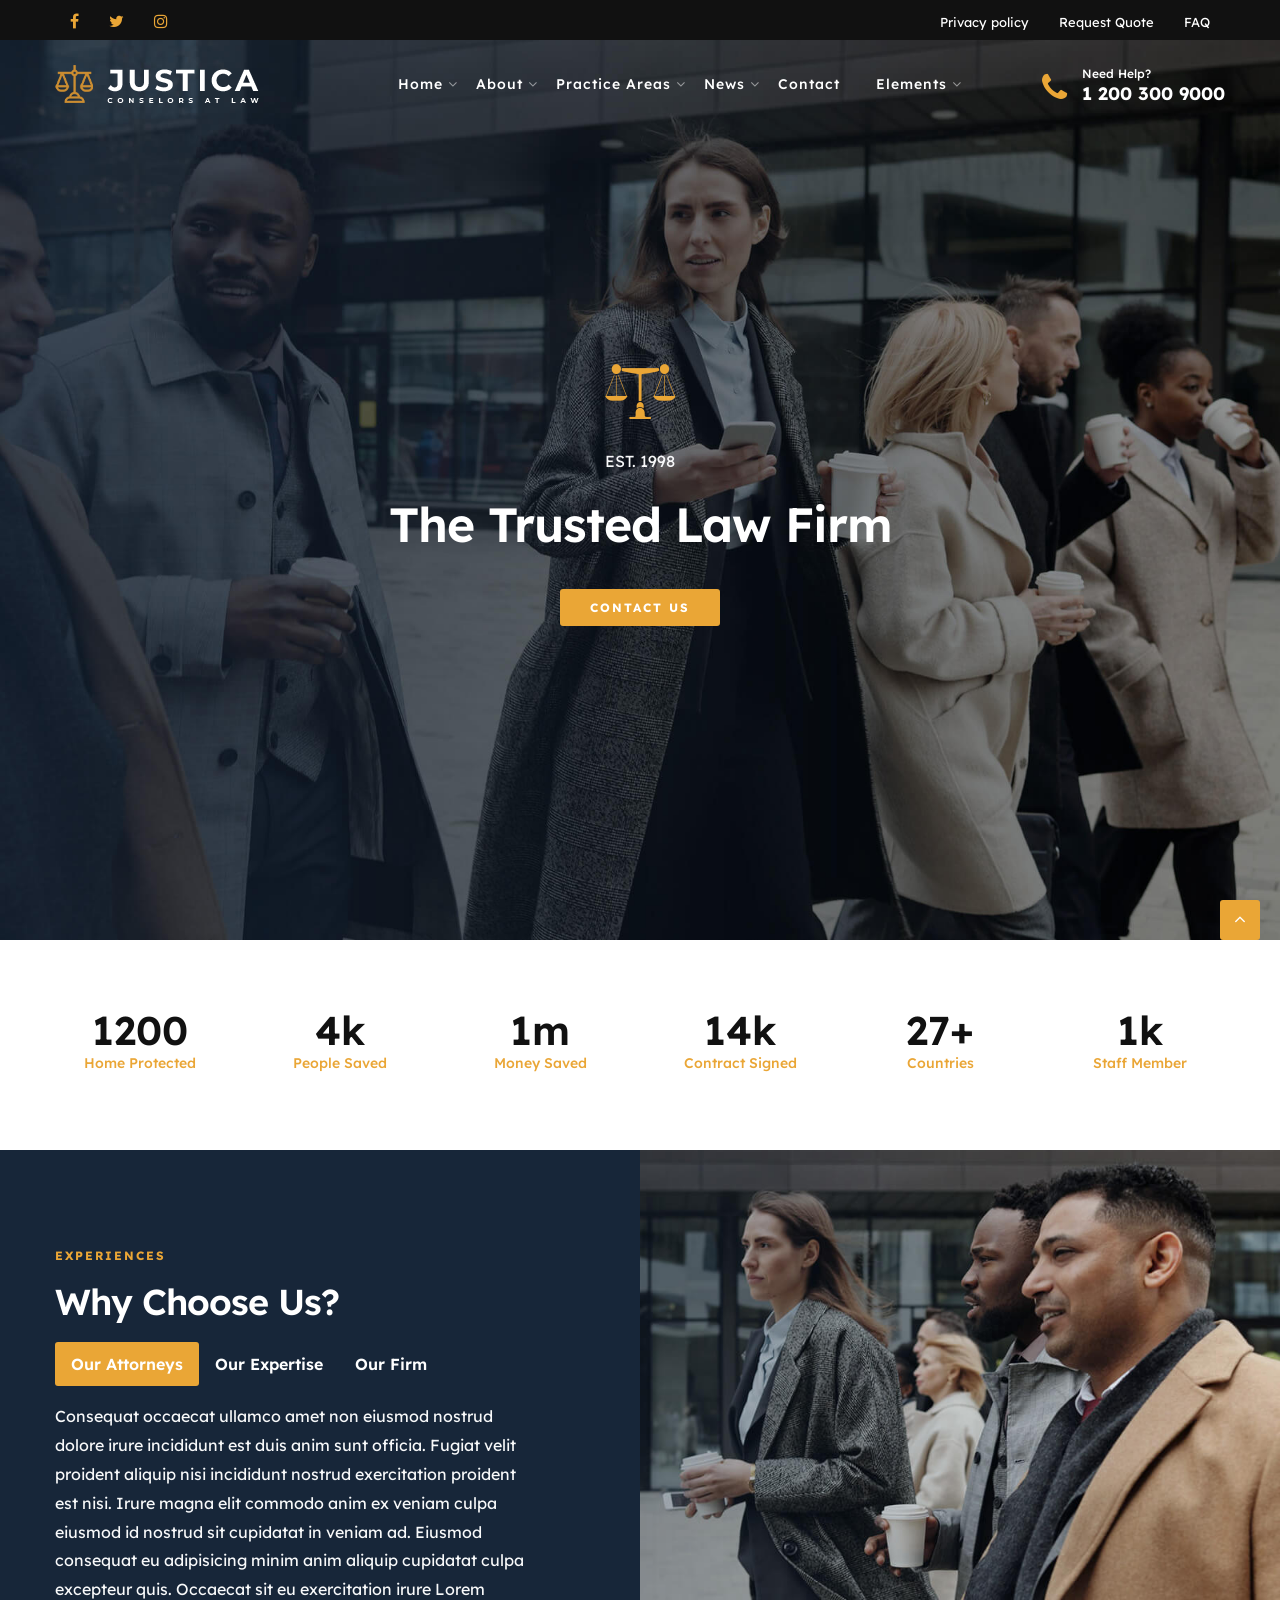
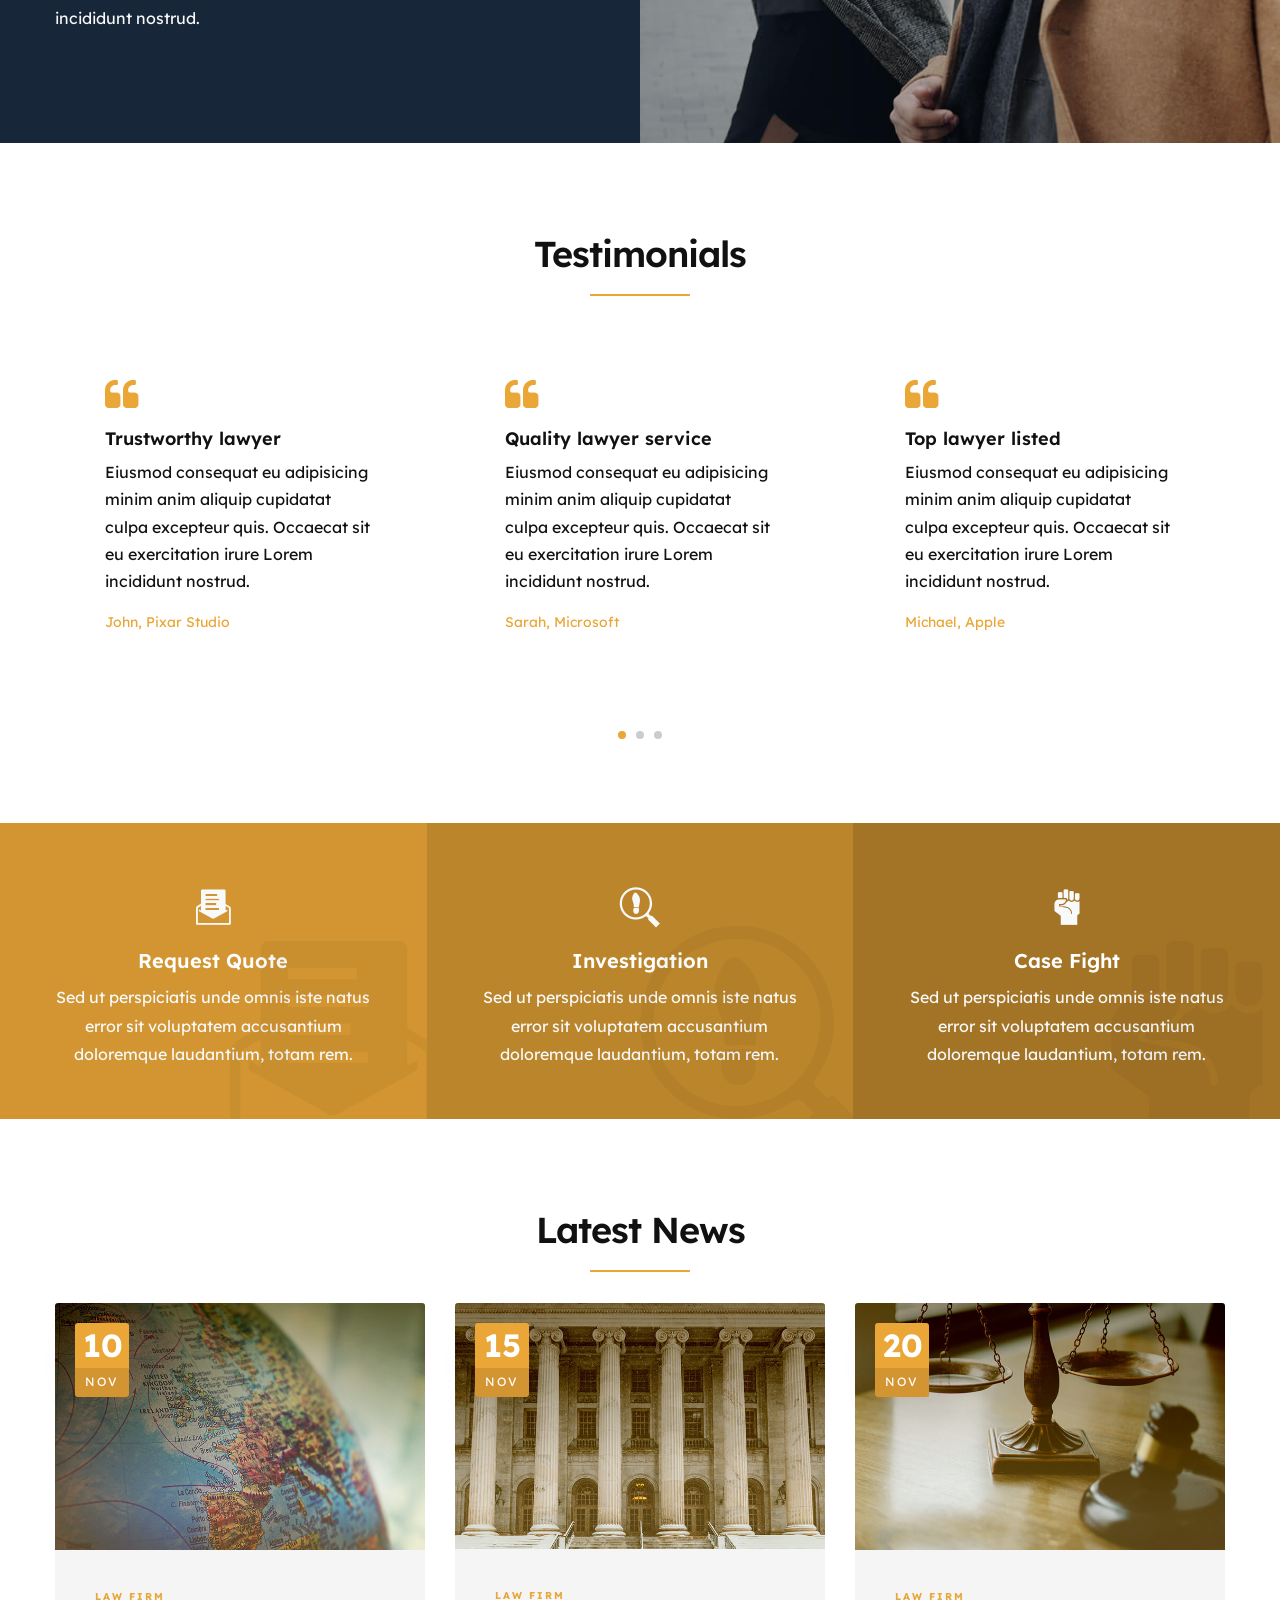
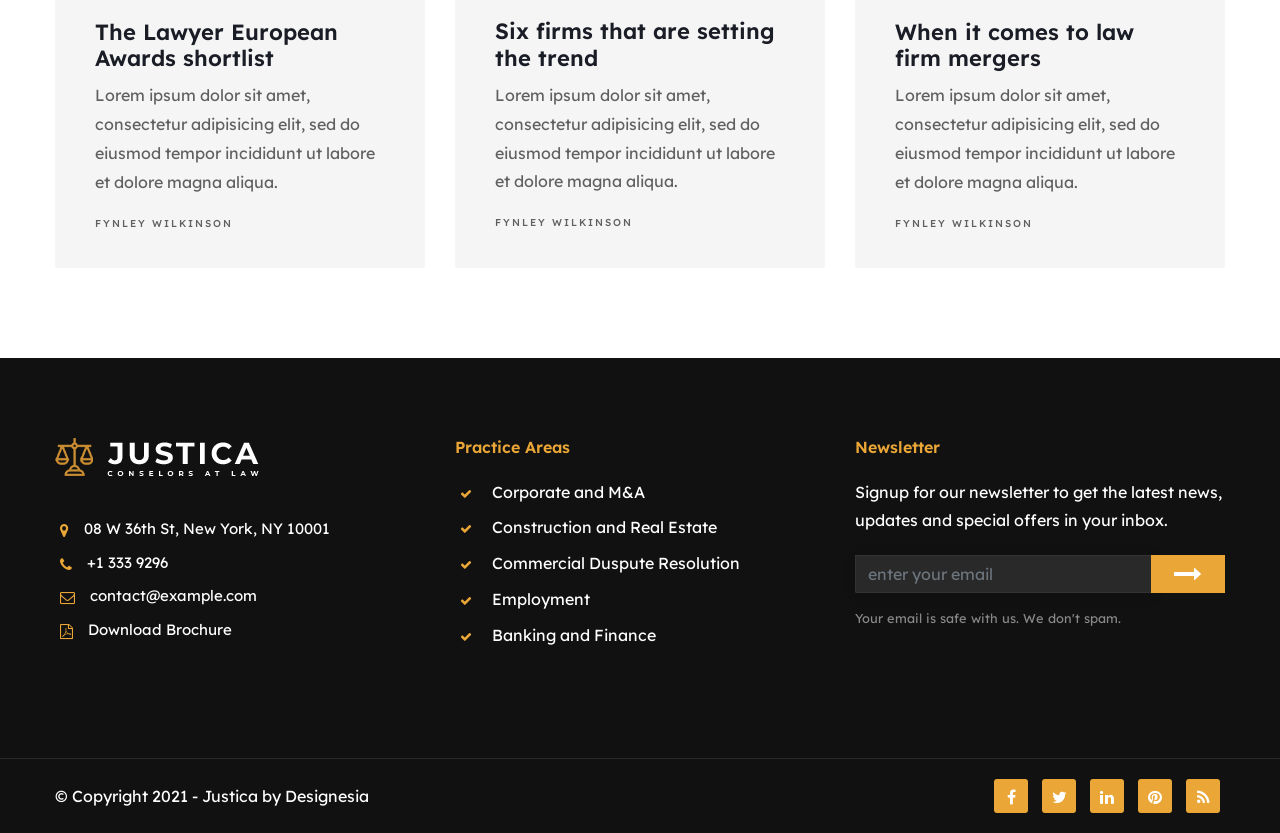
<file: Avemaria/Content/JUSTICA_HTML/index-5.html>
<!DOCTYPE html>
<html lang="zxx">

<head>
    <meta charset="utf-8" />
    <title>Justica - Lawyer and Attorney Website Template</title>
    <meta content="width=device-width, initial-scale=1.0" name="viewport" />
    <meta content="Justica - Lawyer and Attorney Website Template" name="description" />
    <meta content="" name="keywords" />
    <meta content="" name="author" />
    <!--[if lt IE 9]>
            <script src="js/html5shiv.js"></script>
        <![endif]-->
    <!-- CSS Files
    ================================================== -->
    <link id="bootstrap" href="css/bootstrap.min.css" rel="stylesheet" type="text/css" />
    <link id="bootstrap-grid" href="css/bootstrap-grid.min.css" rel="stylesheet" type="text/css" />
    <link id="bootstrap-reboot" href="css/bootstrap-reboot.min.css" rel="stylesheet" type="text/css" />
    <link href="css/animate.css" rel="stylesheet" type="text/css" />
    <link href="css/owl.carousel.css" rel="stylesheet" type="text/css" />
    <link href="css/owl.theme.css" rel="stylesheet" type="text/css" />
    <link href="css/owl.transitions.css" rel="stylesheet" type="text/css" />
    <link href="css/magnific-popup.css" rel="stylesheet" type="text/css" />
    <link href="css/jquery.countdown.css" rel="stylesheet" type="text/css" />
    <link href="css/style.css" rel="stylesheet" type="text/css" />
    <!-- color scheme -->
    <link id="colors" href="css/colors/scheme-01.css" rel="stylesheet" type="text/css" />
    <link href="css/coloring.css" rel="stylesheet" type="text/css" />
</head>

<body>
    <div id="wrapper">
        <div id="topbar" class="topbar-noborder">
            <div class="container">
                <div class="topbar-left sm-hide">
                    <span class="topbar-widget tb-social">
                        <a href="#"><i class="fa fa-facebook"></i></a>
                        <a href="#"><i class="fa fa-twitter"></i></a>
                        <a href="#"><i class="fa fa-instagram"></i></a>
                    </span>
                </div>
                <div class="topbar-right">
                    <div class="topbar-right">
                        <span class="topbar-widget"><a href="#">Privacy policy</a></span>
                        <span class="topbar-widget"><a href="#">Request Quote</a></span>
                        <span class="topbar-widget"><a href="#">FAQ</a></span>
                    </div>
                </div>
                <div class="clearfix"></div>
            </div>
        </div>
        <!-- header begin -->
        <header class="transparent scroll-light">
            <div class="container">
                <div class="row">
                    <div class="col-md-12">
                        <div class="de-flex sm-pt10">
                            <div class="de-flex-col">
                                <!-- logo begin -->
                                <div id="logo">
                                    <a href="index.html">
                                        <img alt="" class="logo" src="images/logo-light.png" />
                                        <img alt="" class="logo-2" src="images/logo.png" />
                                    </a>
                                </div>
                                <!-- logo close -->
                            </div>
                            <div class="de-flex-col header-col-mid">
                                <!-- mainmenu begin -->
                                <ul id="mainmenu">
                                    <li><a href="index.html">Home</a>
                                        <ul>
                                            <li><a href="index-6.html">New: Homepage 6</a></li>
                                            <li><a href="index.html">Homepage 1</a></li>
                                            <li><a href="index-2.html">Homepage 2</a></li>
                                            <li><a href="index-3.html">Homepage 3</a></li>
                                            <li><a href="index-4.html">Homepage 4</a></li>
                                            <li><a href="index-5.html">Homepage 5</a></li>
                                        </ul>
                                    </li>
                                    <li><a href="about.html">About</a>
                                        <ul>
                                            <li><a href="about.html">About Us</a></li>
                                            <li><a href="team.html">The Team</a></li>
                                            <li><a href="faq.html">FAQ</a></li>
                                        </ul>
                                    </li>
                                    <li><a href="practice-areas.html">Practice Areas</a>
                                        <ul>
                                            <li><a href="practice-areas.html">Practice Areas 1</a></li>
                                            <li><a href="practice-areas-2.html">Practice Areas 2</a></li>
                                        </ul>
                                    </li>
                                    <li><a href="news.html">News</a>
                                        <ul>
                                            <li><a href="news.html">News List</a></li>
                                            <li><a href="news-single.html">News Single</a></li>
                                        </ul>
                                    </li>
                                    <li><a href="contact.html">Contact</a></li>
                                     <li><a href="#">Elements</a>
                                        <ul>
                                            <li><a href="accordion.html">Accordion</a></li>
                                            <li><a href="alerts.html">Alerts</a></li>
                                            <li><a href="counters.html">Counters</a></li>
                                            <li><a href="faq.html">FAQ</a></li>
                                            <li><a href="gallery.html">Gallery</a></li>
                                            <li><a href="icon-set-1.html">Icon Set 1</a></li>
                                            <li><a href="modal.html">Modal</a></li>
                                            <li><a href="progress-bar.html">Progress Bar</a></li>
                                            <li><a href="tabs.html">Tabs</a></li>
                                            <li><a href="testimonials.html">Testimonials</a></li>
                                        </ul>
                                    </li>
                                </ul>
                                <!-- mainmenu close -->
                            </div>
                            <div class="de-flex-col">
                                <div class="h-phone md-hide"><span>Need&nbsp;Help?</span><i class="fa fa-phone"></i> 1 200 300 9000</div>
                                <span id="menu-btn"></span>
                            </div>
                        </div>
                    </div>
                </div>
            </div>
        </header>
        <!-- header close -->
        <!-- content begin -->
        <div class="no-bottom no-top" id="content">
            <div id="top"></div>
            <section aria-label="section" class="vh-100 no-padding text-light" data-bgimage="url(images/background/8.jpg) top" data-stellar-background-ratio=".2">
                <div class="v-center">
                    <div class="container">
                        <div class="row align-items-center text-center">
                            <div class="col-lg-6 offset-md-3">
                                <p class="size70"><i class="icofont-law-alt-3 id-color"></i></p>
                                <p class="wow fadeInUp" data-wow-delay=".4s">EST. 1998</p>
                                <h1 class="wow fadeInUp" data-wow-delay=".6s">The Trusted Law Firm</h1>
                                <div class="spacer-20"></div>
                                <a class="btn-custom wow fadeInUp" data-wow-delay="1s" href="features.html">Contact Us</a>
                            </div>
                        </div>
                    </div>
                </div>
            </section>
            <section id="section-fun-facts" class="pt60 pb60">
                <div class="container">
                    <div class="row text-center">
                        <div class="col-lg-2 col-md-3 wow fadeInUp mb-sm-30" data-wow-delay="0s">
                            <div class="de_count">
                                <h3><span class="timer" data-to="4500" data-speed="3000">0</span></h3>
                                <h5 class="id-color">Home Protected</h5>
                            </div>
                        </div>
                        <div class="col-lg-2 col-md-3 wow fadeInUp mb-sm-30" data-wow-delay=".25s">
                            <div class="de_count">
                                <h3><span class="timer" data-to="16" data-speed="3000">0</span>k</h3>
                                <h5 class="id-color">People Saved</h5>
                            </div>
                        </div>
                        <div class="col-lg-2 col-md-3 wow fadeInUp mb-sm-30" data-wow-delay=".4s">
                            <div class="de_count">
                                <h3><span class="timer" data-to="4" data-speed="3000">0</span>m</h3>
                                <h5 class="id-color">Money Saved</h5>
                            </div>
                        </div>
                        <div class="col-lg-2 col-md-3 wow fadeInUp mb-sm-30" data-wow-delay=".6s">
                            <div class="de_count">
                                <h3><span class="timer" data-to="52" data-speed="3000">0</span>k</h3>
                                <h5 class="id-color">Contract Signed</h5>
                            </div>
                        </div>
                        <div class="col-lg-2 col-md-3 wow fadeInUp mb-sm-30" data-wow-delay=".8s">
                            <div class="de_count">
                                <h3><span class="timer" data-to="100" data-speed="3000">0</span>+</h3>
                                <h5 class="id-color">Countries</h5>
                            </div>
                        </div>
                        <div class="col-lg-2 col-md-3 wow fadeInUp mb-sm-30" data-wow-delay="1s">
                            <div class="de_count">
                                <h3><span class="timer" data-to="2" data-speed="3000">2</span>k</h3>
                                <h5 class="id-color">Staff Member</h5>
                            </div>
                        </div>
                    </div>
                </div>
            </section>
            <section data-bgcolor="#172639" class="text-light">
                <div class="image-container pos-right col-md-6" data-bgimage="url(images/background/11.jpg) center"></div>
                <div class="container">
                    <div class="row align-items-center">
                        <div class="col-lg-5">
                            <span class="p-title">Experiences</span><br>
                            <h2>
                                Why Choose Us?
                            </h2>
                            <ul class="nav nav-pills mb-3" id="pills-tab" role="tablist">
                                <li class="nav-item">
                                    <a class="nav-link active" id="pills-home-tab" data-toggle="pill" href="#pills-home" role="tab" aria-controls="pills-home" aria-selected="true">Our Attorneys</a>
                                </li>
                                <li class="nav-item">
                                    <a class="nav-link" id="pills-profile-tab" data-toggle="pill" href="#pills-profile" role="tab" aria-controls="pills-profile" aria-selected="false">Our Expertise</a>
                                </li>
                                <li class="nav-item">
                                    <a class="nav-link" id="pills-contact-tab" data-toggle="pill" href="#pills-contact" role="tab" aria-controls="pills-contact" aria-selected="false">Our Firm</a>
                                </li>
                            </ul>
                            <div class="tab-content" id="pills-tabContent">
                                <div class="tab-pane fade show active" id="pills-home" role="tabpanel" aria-labelledby="pills-home-tab">
                                    <p>Consequat occaecat ullamco amet non eiusmod nostrud dolore irure incididunt est duis anim sunt officia. Fugiat velit proident aliquip nisi incididunt nostrud exercitation proident est nisi. Irure magna elit commodo anim ex veniam culpa eiusmod id nostrud sit cupidatat in veniam ad. Eiusmod consequat eu adipisicing minim anim aliquip cupidatat culpa excepteur quis. Occaecat sit eu exercitation irure Lorem incididunt nostrud.</p>
                                </div>
                                <div class="tab-pane fade" id="pills-profile" role="tabpanel" aria-labelledby="pills-profile-tab">
                                    <p>Ad pariatur nostrud pariatur exercitation ipsum ipsum culpa mollit commodo mollit ex. Aute sunt incididunt amet commodo est sint nisi deserunt pariatur do. Aliquip ex eiusmod voluptate exercitation cillum id incididunt elit sunt. Qui minim sit magna Lorem id et dolore velit Lorem amet exercitation duis deserunt. Anim id labore elit adipisicing ut in id occaecat pariatur ut ullamco ea tempor duis.</p>
                                </div>
                                <div class="tab-pane fade" id="pills-contact" role="tabpanel" aria-labelledby="pills-contact-tab">
                                    <p>Est quis nulla laborum officia ad nisi ex nostrud culpa Lorem excepteur aliquip dolor aliqua irure ex. Nulla ut duis ipsum nisi elit fugiat commodo sunt reprehenderit laborum veniam eu veniam. Eiusmod minim exercitation fugiat irure ex labore incididunt do fugiat commodo aliquip sit id deserunt reprehenderit aliquip nostrud. Amet ex cupidatat excepteur aute veniam incididunt mollit cupidatat esse irure officia elit do ipsum ullamco Lorem.</p>
                                </div>
                            </div>
                        </div>
                    </div>
                </div>
            </section>
            <section aria-label="section">
                <div class="container">
                    <div class="row">
                        <div class="col-lg-12">
                            <div class="text-center">
                                <h2>Testimonials</h2>
                                <div class="small-border"></div>
                            </div>
                            <div class="owl-carousel owl-theme" id="testimonial-carousel">
                                <div class="item">
                                    <div class="de_testi opt-2 review no-bg">
                                        <blockquote>
                                            <i class="fa fa-quote-left id-color"></i>
                                            <h3>Trustworthy lawyer</h3>
                                            <p>Eiusmod consequat eu adipisicing minim anim aliquip cupidatat culpa excepteur quis. Occaecat sit eu exercitation irure Lorem incididunt nostrud.</p>
                                            <div class="de_testi_by"><span>John, Pixar Studio</span></div>
                                        </blockquote>
                                    </div>
                                </div>
                                <div class="item">
                                    <div class="de_testi opt-2 review no-bg">
                                        <blockquote>
                                            <i class="fa fa-quote-left id-color"></i>
                                            <h3>Quality lawyer service</h3>
                                            <p>Eiusmod consequat eu adipisicing minim anim aliquip cupidatat culpa excepteur quis. Occaecat sit eu exercitation irure Lorem incididunt nostrud.</p>
                                            <div class="de_testi_by"><span>Sarah, Microsoft</span></div>
                                        </blockquote>
                                    </div>
                                </div>
                                <div class="item">
                                    <div class="de_testi opt-2 review no-bg">
                                        <blockquote>
                                            <i class="fa fa-quote-left id-color"></i>
                                            <h3>Top lawyer listed</h3>
                                            <p>Eiusmod consequat eu adipisicing minim anim aliquip cupidatat culpa excepteur quis. Occaecat sit eu exercitation irure Lorem incididunt nostrud.</p>
                                            <div class="de_testi_by"><span>Michael, Apple</span></div>
                                        </blockquote>
                                    </div>
                                </div>
                                <div class="item">
                                    <div class="de_testi opt-2 review no-bg">
                                        <blockquote>
                                            <i class="fa fa-quote-left id-color"></i>
                                            <h3>Great services</h3>
                                            <p>Eiusmod consequat eu adipisicing minim anim aliquip cupidatat culpa excepteur quis. Occaecat sit eu exercitation irure Lorem incididunt nostrud.</p>
                                            <div class="de_testi_by"><span>Thomas, Samsung</span></div>
                                        </blockquote>
                                    </div>
                                </div>
                                <div class="item">
                                    <div class="de_testi opt-2 review no-bg">
                                        <blockquote>
                                            <i class="fa fa-quote-left id-color"></i>
                                            <h3>Easy to claim</h3>
                                            <p>Eiusmod consequat eu adipisicing minim anim aliquip cupidatat culpa excepteur quis. Occaecat sit eu exercitation irure Lorem incididunt nostrud.</p>
                                            <div class="de_testi_by"><span>John, Pixar Studio</span></div>
                                        </blockquote>
                                    </div>
                                </div>
                                <div class="item">
                                    <div class="de_testi opt-2 review no-bg">
                                        <blockquote>
                                            <i class="fa fa-quote-left id-color"></i>
                                            <h3>Excellent support</h3>
                                            <p>Eiusmod consequat eu adipisicing minim anim aliquip cupidatat culpa excepteur quis. Occaecat sit eu exercitation irure Lorem incididunt nostrud.</p>
                                            <div class="de_testi_by"><span>Sarah, Microsoft</span></div>
                                        </blockquote>
                                    </div>
                                </div>
                                <div class="item">
                                    <div class="de_testi opt-2 review no-bg">
                                        <blockquote>
                                            <i class="fa fa-quote-left id-color"></i>
                                            <h3>Reliable lawyer</h3>
                                            <p>Eiusmod consequat eu adipisicing minim anim aliquip cupidatat culpa excepteur quis. Occaecat sit eu exercitation irure Lorem incididunt nostrud.</p>
                                            <div class="de_testi_by"><span>Michael, Apple</span></div>
                                        </blockquote>
                                    </div>
                                </div>
                                <div class="item">
                                    <div class="de_testi opt-2 review no-bg">
                                        <blockquote>
                                            <i class="fa fa-quote-left id-color"></i>
                                            <h3>Five-star services</h3>
                                            <p>Eiusmod consequat eu adipisicing minim anim aliquip cupidatat culpa excepteur quis. Occaecat sit eu exercitation irure Lorem incididunt nostrud.</p>
                                            <div class="de_testi_by"><span>Thomas, Samsung</span></div>
                                        </blockquote>
                                    </div>
                                </div>
                            </div>
                        </div>
                    </div>
                </div>
            </section>
            <section class="no-bottom relative text-light">
                <div class="container-fluid">
                    <div class="row bg-color no-gutters mt-100">
                        <div class="col-lg-4 col-md-6">
                            <div class="feature-box f-boxed style-3 text-center" data-bgcolor="rgba(0,0,0,.1)">
                                <i class="icofont-letter"></i>
                                <div class="text">
                                    <h4>Request Quote</h4>
                                    Sed ut perspiciatis unde omnis iste natus error sit voluptatem accusantium doloremque laudantium, totam rem.
                                </div>
                                <i class="wm icofont-letter"></i>
                            </div>
                        </div>
                        <div class="col-lg-4 col-md-6">
                            <div class="feature-box f-boxed style-3 text-center" data-bgcolor="rgba(0,0,0,.2)">
                                <i class="icofont-investigation"></i>
                                <div class="text">
                                    <h4>Investigation</h4>
                                    Sed ut perspiciatis unde omnis iste natus error sit voluptatem accusantium doloremque laudantium, totam rem.
                                </div>
                                <i class="wm icofont-investigation"></i>
                            </div>
                        </div>
                        <div class="col-lg-4 col-md-6">
                            <div class="feature-box f-boxed style-3 text-center" data-bgcolor="rgba(0,0,0,.3)">
                                <i class="icofont-hand-power"></i>
                                <div class="text">
                                    <h4>Case Fight</h4>
                                    Sed ut perspiciatis unde omnis iste natus error sit voluptatem accusantium doloremque laudantium, totam rem.
                                </div>
                                <i class="wm icofont-hand-power"></i>
                            </div>
                        </div>
                    </div>
                </div>
            </section>
            <section aria-label="section">
                <div class="container">
                    <div class="row">
                        <div class="col-md-12">
                            <div class="text-center">
                                <h2>Latest News</h2>
                                <div class="small-border"></div>
                            </div>
                        </div>
                    </div>
                    <div class="row">
                        <div class="col-lg-4 col-md-6">
                            <div class="bloglist item">
                                <div class="post-content">
                                    <div class="date-box">
                                        <div class="m">10</div>
                                        <div class="d">NOV</div>
                                    </div>
                                    <div class="post-image">
                                        <img alt="" src="images/news/1.jpg">
                                    </div>
                                    <div class="post-text">
                                        <span class="p-tagline">Law Firm</span>
                                        <h4><a href="news-single.html">The Lawyer European Awards shortlist<span></span></a></h4>
                                        <p>Lorem ipsum dolor sit amet, consectetur adipisicing elit, sed do eiusmod tempor incididunt ut labore et dolore magna aliqua.</p>
                                        <span class="p-author">Fynley Wilkinson</span>
                                    </div>
                                </div>
                            </div>
                        </div>
                        <div class="col-lg-4 col-md-6">
                            <div class="bloglist item">
                                <div class="post-content">
                                    <div class="date-box">
                                        <div class="m">15</div>
                                        <div class="d">NOV</div>
                                    </div>
                                    <div class="post-image">
                                        <img alt="" src="images/news/2.jpg">
                                    </div>
                                    <div class="post-text">
                                        <span class="p-tagline">Law Firm</span>
                                        <h4><a href="news-single.html">Six firms that are setting the trend<span></span></a></h4>
                                        <p>Lorem ipsum dolor sit amet, consectetur adipisicing elit, sed do eiusmod tempor incididunt ut labore et dolore magna aliqua.</p>
                                        <span class="p-author">Fynley Wilkinson</span>
                                    </div>
                                </div>
                            </div>
                        </div>
                        <div class="col-lg-4 col-md-6">
                            <div class="bloglist item">
                                <div class="post-content">
                                    <div class="date-box">
                                        <div class="m">20</div>
                                        <div class="d">NOV</div>
                                    </div>
                                    <div class="post-image">
                                        <img alt="" src="images/news/3.jpg">
                                    </div>
                                    <div class="post-text">
                                        <span class="p-tagline">Law Firm</span>
                                        <h4><a href="news-single.html">When it comes to law firm mergers<span></span></a></h4>
                                        <p>Lorem ipsum dolor sit amet, consectetur adipisicing elit, sed do eiusmod tempor incididunt ut labore et dolore magna aliqua.</p>
                                        <span class="p-author">Fynley Wilkinson</span>
                                    </div>
                                </div>
                            </div>
                        </div>
                    </div>
                </div>
            </section>
        </div>
        <!-- content close -->
        <a href="#" id="back-to-top"></a>
        <!-- footer begin -->
        <footer>
            <div class="container">
                <div class="row">
                    <div class="col-lg-4">
                        <div class="widget">
                            <a href="index.html"><img alt="" class="img-fluid mb20" src="images/logo-light.png"></a>
                            <address class="s1">
                                <span><i class="id-color fa fa-map-marker fa-lg"></i>08 W 36th St, New York, NY 10001</span>
                                <span><i class="id-color fa fa-phone fa-lg"></i>+1 333 9296</span>
                                <span><i class="id-color fa fa-envelope-o fa-lg"></i><a href="mailto:contact@example.com">contact@example.com</a></span>
                                <span><i class="id-color fa fa-file-pdf-o fa-lg"></i><a href="#">Download Brochure</a></span>
                            </address>
                        </div>
                    </div>
                    <div class="col-md-4">
                        <h5 class="id-color mb20">Practice Areas</h5>
                        <ul class="ul-style-2">
                            <li>Corporate and M&A</li>
                            <li>Construction and Real Estate</li>
                            <li>Commercial Duspute Resolution</li>
                            <li>Employment</li>
                            <li>Banking and Finance</li>
                        </ul>
                    </div>
                    <div class="col-lg-4">
                        <div class="widget">
                            <h5 class="id-color">Newsletter</h5>
                            <p>Signup for our newsletter to get the latest news, updates and special offers in your inbox.</p>
                            <form action="blank.php" class="row" id="form_subscribe" method="post" name="form_subscribe">
                                <div class="col text-center">
                                    <input class="form-control" id="name_1" name="name_1" placeholder="enter your email" type="text" /> <a href="#" id="btn-submit"><i class="fa fa-long-arrow-right"></i></a>
                                    <div class="clearfix"></div>
                                </div>
                            </form>
                            <div class="spacer-10"></div>
                            <small>Your email is safe with us. We don't spam.</small>
                        </div>
                    </div>
                </div>
            </div>
            <div class="subfooter">
                <div class="container">
                    <div class="row">
                        <div class="col-md-12">
                            <div class="de-flex">
                                <div class="de-flex-col">
                                    &copy; Copyright 2021 - Justica by Designesia
                                </div>
                                <div class="de-flex-col">
                                    <div class="social-icons">
                                        <a href="#"><i class="fa fa-facebook fa-lg"></i></a>
                                        <a href="#"><i class="fa fa-twitter fa-lg"></i></a>
                                        <a href="#"><i class="fa fa-linkedin fa-lg"></i></a>
                                        <a href="#"><i class="fa fa-pinterest fa-lg"></i></a>
                                        <a href="#"><i class="fa fa-rss fa-lg"></i></a>
                                    </div>
                                </div>
                            </div>
                        </div>
                    </div>
                </div>
            </div>
        </footer>
        <!-- footer close -->
        <div id="preloader">
            <div class="spinner">
                <div class="bounce1"></div>
                <div class="bounce2"></div>
                <div class="bounce3"></div>
            </div>
        </div>
    </div>
    
    <!-- Javascript Files
    ================================================== -->
    <script src="js/jquery.min.js"></script>
    <script src="js/bootstrap.min.js"></script>
    <script src="js/wow.min.js"></script>
    <script src="js/jquery.isotope.min.js"></script>
    <script src="js/easing.js"></script>
    <script src="js/owl.carousel.js"></script>
    <script src="js/validation.js"></script>
    <script src="js/jquery.magnific-popup.min.js"></script>
    <script src="js/enquire.min.js"></script>
    <script src="js/jquery.stellar.min.js"></script>
    <script src="js/jquery.plugin.js"></script>
    <script src="js/typed.js"></script>
    <script src="js/jquery.countTo.js"></script>
    <script src="js/jquery.countdown.js"></script>
    <script src="js/typed.js"></script>
    <script src="js/designesia.js"></script>
</body>

</html>
</file>
<file: Avemaria/Content/JUSTICA_HTML/css/style.css>
/* ================================================== */


/* JUSTICA
/* created by designesia

* body
* header
	* subheader
* navigation
* content
* section
* footer
* sidebar
* blog
* products
* contact
* coming soon page
* elements
	* address
	* border
	* box icon
	* breadcrumb
	* button and link
	* columns
	* counter
	* divider
	* dropcap
	* heading
	* icon font
	* list
	* map
	* package
	* page heading
	* pagination
	* pricing
	* preloader
	* progress bar
	* social icons
	* spacer
	* tabs
	* team
	* testimonial
* plugin
* media query
*/

@charset "utf-8";

/* ================================================== */


/* import custom fonts */


/* ================================================== */

@import url(https://fonts.googleapis.com/css?family=Lexend:400,200,300,500,600,700,800);
@import url('https://fonts.googleapis.com/css2?family=Libre+Baskerville:ital,wght@0,400;0,700;1,400&display=swap');

/* ================================================== */


/* import fonts icon */


/* ================================================== */

@import url("../fonts/font-awesome/css/font-awesome.css");
@import url("../fonts/icofont/icofont.min.css");

/* ================================================== */


/* body */


/* ================================================== */

html {
    overflow-x: hidden;
    padding: 0;
    margin: 0;
    background: #fff;
}

body {
    font-family: "Lexend", Helvetica, Arial, sans-serif;
    font-size: 16px;
    font-weight: 400;
    color: #606060;
    line-height: 1.8em;
    padding: 0;
    display: none;
}

body.boxed {
    margin: 30px;
    overflow: hidden;
    border: solid 1px #eee;
}

body .owl-stage .owl-item {
    display: inline-block;
}

#wrapper {
    overflow: hidden;
}

.de-navbar-left #wrapper {
    overflow: visible;
}

a,
a:hover {
    text-decoration: none;
}

a.a-underline {
    display: inline-block;
    position: relative;
    overflow: hidden;
}

a.a-underline span {
    display: block;
    position: relative;
    left: 0;
    bottom: 0;
    border-bottom: solid 1px #333;
    width: 0;
}

a.a-underline:hover span {
    width: 100%;
}

/* ================================================== */


/*  header	*/


/* ================================================== */

header {
    width: 100%;
    position: absolute;
    left: 0;
    z-index: 1001;
    background: rgba(17, 17, 17, .5);
    margin: 0;
    height: 90px;
    /*border-bottom:solid 1px rgba(255,255,255,0);*/
}

header.smaller.has-topbar {
    height: 105px;
}

header.header-s1 {
    /*border-bottom:solid 1px rgba(255,255,255,.2);*/
    top: 0;
}

header .info {
    display: none;
    color: #fff;
    padding: 10px 0 10px 0;
    width: 100%;
    z-index: 100;
    background: #242424;
}

header .info .col {
    display: inline-block;
    font-size: 12px;
}

header .info .col {
    padding-right: 30px;
}

header .info .col:last-child {
    padding-right: 0px;
}

header .info i {
    font-size: 14px;
    margin-right: 15px;
}

header .info .social.col {
    border: none;
}

header .info .social i {
    color: #fff;
    font-size: 14px;
    display: inline-block;
    float: none;
    padding: 0 10px 0 10px;
    margin: 0;
}

header .info strong {
    font-size: 12px;
}

header.header-bg {
    background: rgba(0, 0, 0, 0.5);
}

header.transparent {
    background: none;
}

body:not(.side-layout) header:not(.smaller):not(.header-mobile).header-light.transparent {
    background: rgba(255, 255, 255, 0.0);
}

header.autoshow {
    top: -120px;
    height: 70px !important;
}

header.autoshow.scrollOn,
header.autoshow.scrollOff {
    -o-transition: .5s;
    -ms-transition: .5s;
    -moz-transition: .5s;
    -webkit-transition: .5s;
    transition: .5s;
    outline: none;
}

header.autoshow.scrollOn {
    top: 0;
}

header.autoshow.scrollOff {
    top: -120px;
}

header div#logo {
    font-family: "Oswald", sans-serif;
    color: white;
    -webkit-transition: all 0.3s;
    -moz-transition: all 0.3s;
    -ms-transition: all 0.3s;
    -o-transition: all 0.3s;
    transition: all 0.3s;
}

header .logo-2 {
    display: none;
}

header .logo-scroll {
    display: none;
}

header .logo,
header .logo-2 {
    font-family: "Lexend";
    color: #fff;
    font-size: 40px;
    font-weight: 300;
}

header .logo-2 {
    color: #333;
}

header.header-full nav {
    float: left;
}

header nav a {
    -webkit-transition: all 0.3s;
    -moz-transition: all 0.3s;
    -ms-transition: all 0.3s;
    -o-transition: all 0.3s;
    transition: all 0.3s;
}

header nav a:hover {
    color: #555;
}

header.smaller #mainmenu ul ul {
    top: 0px;
}

header.smaller {
    background: rgba(17, 17, 17, .8);
    position: fixed;
    top: 0px;
    padding: 0;
    -webkit-box-shadow: 0 4px 6px 0 rgba(10, 10, 10, 0.05);
    -moz-box-shadow: 0 4px 6px 0 rgba(10, 10, 10, 0.05);
    box-shadow: 0 4px 6px 0 rgba(10, 10, 10, 0.05);
    border: 0;
}

header.smaller .btn-rsvp {
    height: 100px;
    padding-top: 55px;
}

.boxed header.smaller {
    margin-top: 0px;
}

header.smaller div#logo,
header.s2 div#logo {}

header.smaller.scroll-light {
    background: #ffffff;
    /*border-bottom:solid 1px #eeeeee;*/
}

header.header-light .h-phone,
header.smaller.scroll-light .h-phone {
    color: #111111;
}

header:not(.header-light).smaller.scroll-light div#logo .logo {
    display: none;
}

header.smaller.scroll-light div#logo .logo-2 {
    display: inline-block;
}

header.smaller.scroll-light div#logo .logo-scroll {
    display: inline-block;
}

header.smaller.header-light div#logo .logo {
    display: none;
}

header.smaller.scroll-light .social-icons i {
    color: #333;
}

header.smaller.scroll-light #mainmenu a {
    color: #111111;
}

header.smaller.scroll-light #mainmenu li li a:hover {
    color: #ffffff;
}

.logo-smaller div#logo {
    width: 150px;
    height: 30px;
    line-height: 65px;
    font-size: 30px;
}

.logo-smaller div#logo img {
    font-size: 30px;
}

.logo-smaller div#logo .logo-1 {
    display: none;
}

.logo-smaller div#logo .logo-2 {
    display: inline-block;
}

.logo-small {
    margin-bottom: 20px;
}

header.de_header_2 {
    height: 125px;
}

header.de_header_2.smaller {
    height: 70px;
}

header.de_header_2.smaller .info {
    position: absolute;
    opacity: 0;
    z-index: -1;
}

header.header-full {
    padding-left: 40px;
    padding-right: 40px;
}

header .header-row {
    text-align: center;
}

header .header-col {
    position: relative;
    height: 100%;
}

/* left col header */
header .header-col.left {
    float: left;
    padding: 0 30px 0 0;
    /* border-right:solid 1px rgba(255,255,255,.2); */
}

/* middle col header */
header .header-col.mid {
    float: right;
}

header .header-col.mid .social-icons {
    float: right;
    /* border-left:solid 1px rgba(255,255,255,.2); */
    padding: 0 30px 0 30px;
}


.header-col-right {
    text-align: right;
}


.de-navbar-left {
    background: #151618;
}

.de-navbar-left #logo {
    padding: 40px;
    text-align: center;
    width: 100%;
}

.de-navbar-left header {
    position: relative;
    display: block;
    width: 100%;
    height: 100%;
    left: 0;
    background: none;
    padding: 30px;
    padding-right: 20px;
}

.de-navbar-left header #mainmenu {
    float: none;
    margin: 0;
    padding: 0;
}

.de-navbar-left header #mainmenu>li {
    display: block;
    margin: 0;
    float: none;
    text-align: center;
    font-family: "Lexend";
    letter-spacing: 5px;
    font-size: 14px;
    padding: 0;
    padding-top: 10px;
    padding-bottom: 10px;
    border-bottom: solid 1px rgba(255, 255, 255, .1);
}

.de_light.de-navbar-left header #mainmenu>li {
    border-bottom: solid 1px rgba(0, 0, 0, .05);
}

.de-navbar-left header #mainmenu>li>a {
    padding: 0;
    opacity: .5;
}

.de_light.de-navbar-left header #mainmenu>li>a {
    color: #222;
}

.de-navbar-left header #mainmenu>li a:hover {
    opacity: 1;
}

.de-navbar-left header #mainmenu>li>a:after {
    content: none;
}

.de-navbar-left header nav {
    float: none;
}

/* subheader */

#subheader {
    text-align: center;
    overflow: hidden;
    padding: 100px 0 100px 0;
}

#subheader h1 {
    display: inline-block;
    margin-top: 50px;
    margin-bottom: 5px;
    border-bottom: solid 3px #ffffff;
}

#subheader.dark {
    background-color: #1A1C26;
}

#subheader.dark h1 {
    color: #fff;
}

.de-navbar-left #subheader {
    padding-bottom: 120px;
}

#subheader .crumb {
    font-size: 14px;
    letter-spacing: 3px;
}

#subheader.text-light .crumb {
    color: #fff;
}

#subheader .small-border-deco {
    display: block;
    margin: 0 auto;
    margin-top: 20px;
    width: 100%;
    height: 1px;
    background: rgba(255, 255, 255, .1);
}

#subheader .small-border-deco span {
    display: block;
    margin: 0 auto;
    height: 2px;
    width: 100px;
}

#subheader.dark h2,
#subheader.dark h4 {
    color: #fff;
}

#subheader.dark h2 {
    font-size: 48px;
}

#subheader.s2 {
    background: #f8f8f8;
    text-align: left;
    padding: 120px 0 60px;
    border: solid 1px #eee;
    border-left: none;
    border-right: none;
}

#subheader.s2 h1,
#subheader.s2 .crumb {
    margin: 0;
    padding: 0;
}

#subheader.s2 .crumb {
    float: right;
    margin-top: 15px;
}

.de-navbar-left.de_light #subheader h1 {
    color: #222;
}

/* ================================================== */


/* navigation */


/* ================================================== */

#mainmenu {
    font-family: "Lexend";
    font-size: 14px;
    margin: 0 auto;
    float: none;
}

#mainmenu ul {
    margin: 0px 0px;
    padding: 0px;
    height: 30px;
    border-radius: 3px;
    -moz-border-radius: 3px;
    -webkit-border-radius: 3px;
    overflow: hidden;
    background: #ffffff;
    -webkit-box-shadow: 2px 2px 30px 0px rgba(20, 20, 20, 0.1);
    -moz-box-shadow: 2px 2px 30px 0px rgba(20, 20, 20, 0.1);
    box-shadow: 2px 2px 30px 0px rgba(20, 20, 20, 0.1);
}

#mainmenu li {
    margin: 0px 0px;
    padding: 0px 0px;
    float: left;
    display: inline;
    list-style: none;
    position: relative;
}

#mainmenu>li {
    letter-spacing: 1px;
    font-weight: 500;
}

#mainmenu>li.menu-item-has-children>a {
        position: relative;
        padding-right: 15px;
}

#mainmenu>li.menu-item-has-children>a:after {
    content: "\f107";
    font-family: "FontAwesome";
    display: inline-block;
    position: absolute;
    right: 0;
    color: rgba(255, 255, 255, .5);
}

header.smaller.scroll-light #mainmenu>li.menu-item-has-children>a:after {
    color: rgba(0, 0, 0, .6);
}

#mainmenu a {
    position: relative;
    display: inline-block;
    padding: 30px 18px;
    text-decoration: none;
    color: #fff;
    text-align: center;
    outline: none;
}

#mainmenu a span {
    position: relative;
    width: 0%;
    color: #ffffff;
    display: block;
    font-size: 10px;
    text-transform: uppercase;
    line-height: 14px;
    border-bottom: solid 1px #ffffff;
}

#mainmenu li:hover a span {
    width: 100%;
}

#mainmenu li li a span {
    float: right;
    margin-top: 5px;
}

#mainmenu a.active span {
    width: 100%;
    margin-left: 0%;
}

.header-light #mainmenu>li>a {
    color: #222;
    font-weight: 600;
}

#mainmenu li li {
    font-size: 14px;
}

#mainmenu li li:last-child {
    border-bottom: none;
}

#mainmenu li li a {
    padding: 5px 15px;
    border-top: none;
    color: #111111;
    width: 100%;
    border-left: none;
    text-align: left;
    font-weight: normal;
    border-bottom: solid 1px rgba(255, 255, 255, .1);
}

.rtl #mainmenu li li a {
    text-align: right;
}

#mainmenu li li a:hover {
    color: #111;
}

#mainmenu li li a:after {
    content: none;
}

#mainmenu li li li a {
    padding: 2px 15px 2px 15px;
    background: #171A21;
}

#mainmenu li li a:hover,
#mainmenu ul li:hover>a {
    color: #fff;
    background: #1a8b49;
}

#mainmenu li ul {
    width: 210px;
    height: auto;
    position: absolute;
    left: 0px;
    z-index: 10;
    visibility: hidden;
    opacity: 0;
}

#mainmenu li li {
    font-size: 12px;
    display: block;
    float: none;
    text-transform: none;
}

#mainmenu li:hover>ul {
    visibility: visible;
    opacity: 1;
    margin-top: 0px;
}

#mainmenu li ul ul {
    left: 100%;
    top: 0px;
}

#mainmenu li ul ul li a {
    background: #202020;
}

#mainmenu li:hover>ul {
    color: #1a8b49;
}

#mainmenu select {
    padding: 10px;
    height: 36px;
    font-size: 14px;
    border: none;
    background: #ff4200;
    color: #eceff3;
}

#mainmenu select option {
    padding: 10px;
}

#mainmenu .btn-type {
    padding: 0;
    margin: 0;
}

#mainmenu .btn-type a {
    background: #eee;
    padding: 0;
    margin: 0;
}

#mainmenu>li ul.mega {
    position: fixed;
    left: 0;
    height: 0%;
    width: 100%;
    visibility: hidden;
    opacity: 0;
    overflow: hidden;
    padding-left: 40px;
    padding-right: 40px;
}

#mainmenu li:hover ul.mega {
    visibility: visible;
    opacity: 1;
}

#mainmenu li ul.mega>li,
#mainmenu li ul.mega>li a {
    width: 100%;
}

#mainmenu li ul.mega li.title {
    padding: 0px 10px 15px 10px;
    text-align: left;
    color: #fff;
    font-weight: bold;
}

#mainmenu li ul.mega>li ul {
    position: static;
    visibility: visible;
    opacity: 1;
    left: 0;
    float: none;
    width: 100%;
}

#mainmenu ul.mega>li ul li {
    margin: 0;
    padding: 0;
}

#mainmenu ul.mega>li ul li:last-child {
    border-bottom: solid 1px #333333;
}

#mainmenu li ul.mega .menu-content {
    background: #171A21;
    padding: 30px;
}

header.header-mobile #mainmenu>li ul.mega {
    visibility: visible;
    opacity: 1;
}

header:not(.header-mobile) #mainmenu>li:hover ul.mega {
    height: auto;
}

/* menu toggle for mobile */

#menu-btn {
    display: none;
    float: right;
    margin-top: -3px;
    width: 32px;
    height: 32px;
    padding: 4px;
    text-align: center;
    cursor: pointer;
    color: #fff;
    margin-left: 20px;
}

#menu-btn:before {
    font-family: FontAwesome;
    content: "\f0c9";
    font-size: 20px;
}

#menu-btn:hover {
    background: #fff;
}

#menu-btn:hover:before {
    color: #222;
}

.rtl #menu-btn {
    float: left;
}

header.header-mobile.header-light,
header.header-mobile.header-light #menu-btn,
header.header-mobile.header-light #menu-btn:hover {
    background: none;
}

header.header-mobile.header-light #menu-btn {
    color: #222;
}

/* ================================================== */


/* content */


/* ================================================== */

#content {
    width: 100%;
    background: #fff;
    padding: 90px 0 90px 0;
    z-index: 100;
}

.de_light #content {
    background: #ffffff;
}

#content {
    background: #ffffff;
}

/* ================================================== */


/* section */


/* ================================================== */

section {
    padding: 90px 0 90px 0;
    position: relative;
}

section:not(.relative) {}

section.no-bg,
#content.no-bg {
    background: none !important;
}

.bgcolor-variation {
    background: #f6f6f6;
}

.overlay-gradient {
    width: 100%;
    height: 100%;
    z-index: 100;
    top: 0;
    padding: 90px 0 90px 0;
}

.de-navbar-left .container-fluid .container {
    width: 100%;
}

.de-navbar-left section {
    padding: 70px;
}

.de_light section {
    background: #ffffff;
}

.section-fixed {
    position: fixed;
    width: 100%;
    min-height: 100%;
    height: auto;
}

.full-height {
    overflow: hidden;
}

#particles-js {
    width: 100%;
    height: 100%;
    position: absolute;
    z-index: 0;
}

/* ================================================== */


/* footer */


/* ================================================== */

footer {
    background: #111111;
    color: #ffffff;
    padding: 80px 0 0 0;
}

footer.footer-light {
    background: #ffffff;
    border-top: solid 1px #eeeeee;
    color: #595d69;
}

footer.footer-light a {
    color: #595d69;
}

footer.footer-black {
    background: #222222;
}

footer h5,
.de_light footer h5 {
    color: #fff;
    font-size: 16px;
    text-transform: none;
}

footer a {
    color: #ffffff;
    text-decoration: none !important;
}

footer address span a {
    color: #ffffff;
}

footer small {
    color: rgba(255, 255, 255, .5);
}

.de-navbar-left footer {
    padding: 70px 70px 0 70px;
}

.subfooter {
    border-top: solid 1px rgba(255, 255, 255, .1);
    margin-top: 40px;
    padding: 20px 0 20px 0;
}

.de-navbar-left .subfooter {
    background: none;
}

header.side-header {
    border-bottom: none;
    margin: 0;
}

header.side-header .social-icons-2 {
    margin: 0 auto;
    margin-top: 50px;
    float: none;
    text-align: center;
}

header.side-header .social-icons-2 a {
    display: inline-block;
    margin: 0 2px 0 2px;
    background: #555;
    width: 36px;
    height: 36px;
    padding-top: 5px;
    display: inline-block;
    text-align: center;
    border-radius: 20px;
    -moz-border-radius: 20px;
    -webkit-border-radius: 20px;
    opacity: .2;
}

.de_light header.side-header .social-icons-2 a {
    background: #fff;
    color: #333;
}

header.side-header .social-icons-2 a:hover {
    opacity: 1;
}

.de-navbar-left.de_light header,
.de-navbar-left.de_light {
    background: #f8f8f8;
}

header.header-light-transparent {
    background: rgba(255, 255, 255, .5);
}

header.header-solid.header-light #mainmenu>li>a {
    color: #555;
}

header.header-solid.header-light .info {
    background: #eee;
    color: #555;
}

header.header-solid.header-light .info .social i {
    color: #222;
}

header.header-solid {
    background: #fff;
}

header.header-light {
    background: #ffffff;
}

header.smaller.header-dark {
    background: #222222;
    border: none;
}

header.smaller.header-dark #mainmenu a {
    color: #fff;
}

header.s2 {
    background: #ffffff !important;
    border-bottom: solid 1px #eee;
    top: 0;
}

header.s2 #mainmenu>li>a {
    padding-top: 18px;
    padding-bottom: 18px;
}

.side-layout header.smaller.header-dark #mainmenu>li {
    border-bottom: solid 1px rgba(255, 255, 255, .1);
}

.side-layout header.smaller.header-dark #mainmenu>li:last-child {
    border-bottom: none;
}

header.header-mobile {
    position: absolute;
    background: #fff;
    top: 0;
    height: 90px;
}

header.header-mobile.has-topbar {
    height: 100px;
}

header.header-mobile.has-topbar .header-row,
header.header-mobile.has-topbar .header-col {
    margin-top: 10px;
}

header.header-mobile.has-topbar #topbar {
    margin-top: -15px;
    padding: 0;
}

header.header-mobile nav {
    float: none;
}

header.header-mobile .logo {
    display: none;
}

header.header-mobile .btn-rsvp {
    padding-top: 40px;
    height: 90px;
}

header.header-mobile .logo-2 {
    display: inline-block;
}

header.header-mobile.header-light {
    background: #fff;
}

header.header-mobile #mainmenu ul {
    padding: 0;
}

header.header-solid.header-light {
    background: #fff;
}

header.header-light .logo {
    display: none;
}

header.header-light .logo-2 {
    display: inline-block;
}

/* topbar start here */

#topbar {
    pos-top: fixed;
    z-index: 1000;
    width: 100%;
    padding: 0 30px;
    overflow: hidden;
    top: 0;
    background: #111111;
}

#topbar.topbar-dark {
    background: #202020;
}

#topbar a {
    text-decoration: none;
    color: #ffffff;
}

.topbar-left,
.topbar-right {
    display: flex;
}

.topbar-right {
    float: right;
}

.topbar-solid {
    background: #ffffff;
}

.tb-light {
    background: #ffffff;
}

#topbar:not(.topbar-noborder) .topbar-right .topbar-widget {
    border-left: solid 1px rgba(255, 255, 255, .1);
}

#topbar:not(.topbar-noborder) .topbar-right span:last-child {
    border-right: solid 1px rgba(255, 255, 255, .1);
}

#topbar:not(.topbar-noborder) .topbar-light .topbar-right .topbar-widget {
    border-left: solid 1px #eee;
}

#topbar:not(.topbar-noborder) .topbar-light .topbar-right span:last-child {
    border-right: solid 1px #eee;
}

#topbar:not(.topbar-noborder) .tb-light .topbar-right .topbar-widget {
    border-left: solid 1px #eeeeee;
}

#topbar:not(.topbar-noborder) .tb-light .topbar-right span:last-child {
    border-right: solid 1px #eeeeee;
}

/* topbar left content */
.topbar-left {
    float: left;
}

#topbar:not(.topbar-noborder) .topbar-left .topbar-widget {
    border-right: solid 1px rgba(255, 255, 255, .1);
}

#topbar:not(.topbar-noborder) .topbar-light .topbar-left .topbar-widget {
    border-right: solid 1px #eee;
}

#topbar:not(.topbar-noborder) .topbar-left span:first-child {
    border-left: solid 1px rgba(255, 255, 255, .1);
}

#topbar:not(.topbar-noborder) .tb-light .topbar-left .topbar-widget {
    border-right: solid 1px #eeeeee;
}

#topbar:not(.topbar-noborder) .tb-light .topbar-left span:first-child {
    border-left: solid 1px #eeeeee;
}

.h-phone {
    position: relative;
    font-weight: bold;
    color: #ffffff;
    font-family: 'Lexend';
    padding-left: 40px;
    font-size: 18px;
    padding-top: 20px;
}

.h-phone span {
    display: inline-block;
    position: absolute;
    left: 40px;
    top: 0;
    font-size: 12px;
    font-weight: 500;
}

.h-phone i {
    display: inline-block;
    position: absolute;
    font-size: 32px;
    left: 0;
    top: 12px
}

/* topbar widget */
.topbar-widget {
    font-size: 13px;
    display: flex;
    padding: 8px 15px;
    font-weight: 400;
    height: 40px;
}

.topbar-widget i {
    font-size: 16px;
    margin-top: 8px;
    margin-right: 10px;
}

.h-sub .topbar-widget {
    padding: 12px;
}

.topbar-widget:before {
    float: left;
    position: relative;
    font-family: "FontAwesome";
    font-size: 16px;
    margin-right: 10px;
}

.topbar-widget.tb-phone:before {
    content: "\f095";
}

.topbar-widget.tb-email:before {
    content: "\f003";
}

.topbar-widget.tb-opening-hours:before {
    content: "\f017";
}

.topbar-widget.tb-social {
    padding: 0;
}

.topbar-widget.tb-social a {
    font-size: 14px;
    display: flex;
    padding: 5px;
    padding-left: 15px;
    display: inline-block;
    text-align: center;
}

#topbar:not(.topbar-noborder) .topbar-light .topbar-widget.tb-social a,
#topbar:not(.topbar-noborder) .topbar-light .topbar-widget.tb-social a:first-child {
    border-left: solid 1px #eeeeee;
}

#topbar:not(.topbar-noborder) .topbar-widget.tb-social a {
    border-left: solid 1px rgba(255, 255, 255, .1);
}

.tb-light .topbar-widget.tb-social a {
    border-left: solid 1px #eeeeee;
}

.topbar-widget.tb-social a:first-child {
    border: none;
}

/* topbar end here */

#de-sidebar {
    padding: 0px;
}

/* ================================================== */


/* blog */


/* ================================================== */

.blog-list {
    margin: 0;
    padding: 0;
}

/* blog list */

.blog-list>div {
    list-style: none;
    line-height: 1.7em;
    margin-top: 0px;
    border-bottom: solid 1px rgba(255, 255, 255, .1);
    margin-bottom: 20px;
}

.blog-list img {
    margin-bottom: 20px;
}

.de_light .blog-list li {
    border-bottom: solid 1px #ddd;
}

.blog-list h4 {
    margin-top: 20px;
}

.blog-list h4 a {
    color: #fff;
}

.de_light .blog-list h4 a {
    color: #222222;
}

.de_light .text-light .blog-list h4 a {
    color: #fff;
}

.blog-list .btn-more {
    padding: 3px 25px 3px 25px;
    color: #111;
    text-transform: uppercase;
    text-decoration: none;
    font-weight: 700;
    float: right;
}

.blog-list .btn-more:hover {
    background: #fff;
}

.de_light .blog-list .btn-more:hover {
    background: #222;
    color: #fff;
}

.bloglist .post-text {
    background: #f5f5f5;
}

.blog-list .blog-slider {
    margin-bottom: -60px;
}

.blog-list .date-box {
    position: absolute;
    text-align: center;
    text-shadow: none;
}

.blog-list .date-box .day,
.blog-list .date-box .month {
    display: block;
    color: #fff;
    text-align: center;
    width: 40px;
    z-index: 100;
}

.de_light .blog-list .date-box .month {
    color: #222222;
}

.blog-list .date-box {
    text-align: center;
    background: #f6f6f6;
    padding: 10px;
}

.blog-list .date-box .month {
    font-size: 14px;
}

.blog-list .date-box .day {
    font-family: "Lexend";
    color: #222222;
    font-weight: bold;
    font-size: 28px;
}

.blog-list .date-box .month {
    font-family: "Lexend";
    color: #fff;
    font-size: 13px;
    letter-spacing: 3px;
}

.de_light .blog-list .date-box .month {
    border-bottom-color: #ddd;
}

.de_light .text-light .blog-list .date-box .month {
    color: #fff;
}

.blog-snippet li {
    border-bottom: none;
    margin-bottom: 0;
}

#blog-carousel .item.item {
    width: 100%;
}

/* blog comment */

#blog-comment {
    margin-top: 40px;
}

#blog-comment h5 {
    margin-bottom: 10px;
}

#blog-comment ul,
#blog-comment li {
    list-style: none;
    margin-left: -40px;
    padding-left: 0;
}

#blog-comment li {
    min-height: 70px;
    margin-bottom: 20px;
    padding-bottom: 20px;
    border-bottom: solid 1px #eee;
}

#blog-comment li .avatar {
    position: absolute;
    margin-top: 5px;
}

#blog-comment li .avatar img {
    width: 70px;
    height: auto;
}

#blog-comment .comment {
    margin-left: 85px;
}

#blog-comment li {
    min-height: 70px;
    font-size: 14px;
    line-height: 1.6em;
}

#blog-comment li li {
    margin-left: 55px;
    padding-bottom: 0px;
    margin-top: 20px;
    padding-top: 10px;
    border-top: solid 1px #eee;
    border-bottom: none;
}

#blog-comment li li .avatar {
    position: absolute;
}

#blog-comment li li .comment {}

.comment-info {
    margin-left: 85px;
    margin-bottom: 5px;
}

.comment-info span {}

.comment-info .c_name {
    display: block;
    font-weight: 700;
    color: #555555;
}

.comment-info .c_reply {
    padding-left: 20px;
    margin-left: 20px;
    border-left: solid 1px #ddd;
    font-size: 12px;
}

.comment-info .c_date {
    font-size: 12px;
}

.blog-list h4 {
    color: #333;
}

.blog-list .post-wrapper {}

.blog-read h4 {
    color: #333;
    letter-spacing: normal;
    font-size: 24px;
    text-transform: none;
}

.blog-carousel ul,
.blog-carousel li {
    margin: 0;
    list-style: none;
}

.blog-carousel h4 {
    margin-bottom: 0px;
}

.blog-carousel p {
    margin-bottom: 10px;
}

.blog-carousel .post-date {
    text-transform: uppercase;
    letter-spacing: 3px;
    font-size: 11px;
    color: #888;
}

.post-content {
    border-radius: 3px;
    -moz-border-radius: 3px;
    -webkit-border-radius: 3px;
    overflow: hidden;
    /*-webkit-box-shadow: 5px 5px 40px 0px rgba(0,0,0,.1);
    -moz-box-shadow: 5px 5px 40px 0px rgba(0,0,0,.1);
    box-shadow: 5px 5px 40px 0px rgba(0,0,0,.1);*/
}

.post-content p {
    margin-bottom: 10px;
}

.post-content .date-box {
    width: 54px;
    position: absolute;
    text-align: center;
    color: #fff;
    z-index: 1;
    margin: 20px;
    border-radius: 3px;
    -moz-border-radius: 3px;
    -webkit-border-radius: 3px;
    -webkit-box-shadow: 5px 5px 40px 0px rgba(0, 0, 0, .1);
    -moz-box-shadow: 5px 5px 40px 0px rgba(0, 0, 0, .1);
    box-shadow: 5px 5px 40px 0px rgba(0, 0, 0, .1);
}

.post-content .date-box .m {
    font-size: 32px;
    padding: 8px;
    font-weight: bold;
}

.post-content .date-box .d {
    font-size: 12px;
    background: rgba(0, 0, 0, 0.1);
    letter-spacing: 2px;
}

.post-text {
    padding: 30px 40px;
}

.post-text h4 {
    margin-top: 10px;
    margin-bottom: 10px;
}

.post-text h4 a {
    color: #1A1C26;
    text-decoration: none;
    font-size: 22px;
}

.post-text .tags {
    font-size: 10px;
    text-transform: uppercase;
}

.p-tagline,
.p-title {
    display: inline-block;
    font-size: 10px;
    font-weight: bold;
    letter-spacing: 2px;
    line-height: 10px;
    text-transform: uppercase;
    margin-bottom: 5px;
}

.p-title {
    font-size: 12px;
    margin-bottom: 20px;
}

.post-text .p-author {
    text-transform: uppercase;
    letter-spacing: 2px;
    font-size: 10px;
    font-weight: 500;
}

.post-info {
    border-top: solid 1px #eeeeee;
    padding-top: 15px;
}

.blog-read img {
    margin-bottom: 20px;
}

.blog-read .post-text {
    padding: 0;
}

.post-date,
.post-comment,
.post-like,
.post-by,
.post-author {
    margin-right: 20px;
    font-size: 13px;
    color: #999;
    font-family: "Lexend";
}

.post-author {
    color: #777;
}

.post-date:before,
.post-comment:before,
.post-like:before,
.post-by:before {
    font-family: FontAwesome;
    padding-right: 10px;
    font-size: 11px;
}

/*.post-date:before{
	content: "\f133";
}*/
.post-comment:before {
    content: "\f0e5";
}

.post-like:before {
    content: "\f08a";
}

.post-author:before {
    content: "By: ";
}

/* blog comment form */

#commentform label {
    display: block;
}

#commentform input {
    width: 290px;
}

#commentform input:focus {
    border: solid 1px #999;
    background: #fff;
}

#commentform textarea {
    width: 97%;
    padding: 5px;
    height: 150px;
    color: #333;
}

#commentform textarea:focus {
    border: solid 1px #999;
    background: #fff;
}

#commentform input.btn {
    width: auto;
}

.post-meta {
    margin: 0px 0 10px 0px;
    border: solid 1px #eee;
    border-left: none;
    border-right: none;
    border-left: none;
    font-size: 11px;
    display: table;
    width: 100%;
    table-layout: fixed;
}

.post-meta a {
    color: #888;
}

.post-meta span {
    display: table-cell;
    padding: 10px 0 10px 0;
    text-align: center;
}

.post-meta span i {
    float: none;
}

.post-image img {
    width: 100%;
    margin-bottom: 0px;
}

.blog-slide {
    padding: 0;
    margin: 0;
}

.blog-item {
    margin-bottom: 60px;
}

.blog-item img.preview {
    width: 100%;
    margin-bottom: 30px;
}

.post-image {
    position: relative;
}

.post-image .post-info {
    position: absolute;
    bottom: 0;
    padding: 0;
    border: none;
    width: 100%;
}

.post-image .post-info .inner {
    margin: 0 30px 0 30px;
    padding: 3px 20px;
    border-radius: 0px 10px 0 0;
}

.post-image .post-date,
.post-image .post-author {
    color: #ffffff;
}

/* ================================================== */


/* products */


/* ================================================== */

.products {
    padding: 0;
    list-style: none;
    text-align: center;
}

.products li {
    margin-bottom: 40px;
}

.product .price {
    margin-bottom: 10px;
    font-size: 20px;
    color: #222;
}

.de_light .product h4 {
    font-size: 16px;
    margin: 0;
    margin-top: 20px;
}

.product img {
    padding: 2px;
    background: #333;
    border: solid 1px #fff;
}

.de_light .product img {
    padding: 0;
    border: solid 1px #eee;
}

.ratings {
    color: #F86E4E;
}

.product .ratings {
    margin: 5px 0 5px 0;
}

/* ================================================== */


/* contact form */


/* ================================================== */

.error {
    clear: both;
    display: none;
    color: #e7505a;
    padding-top: 20px;
}

.success {
    clear: both;
    display: none;
    color: #96c346;
    padding-top: 20px;
}

.error img {
    vertical-align: top;
}

.full {
    width: 98%;
}

#contact_form textarea {
    height: 195px;
}

#contact_form.s2 textarea {
    height: 180px;
}

input[type="checkbox"] {
    -webkit-appearance: none;
    -moz-appearance: none;
    appearance: none;
    border: none;
    outline: none;
}

.form-underline input[type=text],
.form-underline textarea,
.form-underline input[type=email],
.form-underline select {
    padding: 10px 0 10px 0;
    margin-bottom: 20px;
    border: none;
    border-bottom: solid 2px #bbbbbb;
    background: none;
    border-radius: 0;
    height: auto;
    box-shadow: none;
    -moz-box-shadow: none;
    -webkit-box-shadow: none;
}

.form-underline select {
    -webkit-appearance: none;
    -webkit-border-radius: 3px;
    -moz-appearance: none;
    appearance: none;
    background: url('../images/ui/arrow-down-form.png') no-repeat 98% 60%;
}

.form-underline select:focus {
    background: url('../images/ui/arrow-down-form-hover.png') no-repeat 98% 60%;
}

.form-underline input[type=text],
.form-underline textarea,
.form-underline input[type=email],
.form-underline select {
    color: #333;
    border-bottom: solid 1px #bbb;
}

.form-default input[type=text],
.form-default textarea,
.form-default input[type=email],
.form-default select {
    padding: 10px;
    margin-bottom: 20px;
    background: rgba(255, 255, 255, .5);
    border-radius: 3px;
    -moz-border-radius: 3px;
    -webkit-border-radius: 3px;
    height: auto;
    box-shadow: none;
    -moz-box-shadow: none;
    -webkit-box-shadow: none;
    font-weight: 400;
    font-size: 18px;
}

#contact_form.form-default textarea {
    padding: 10px;
    height: 170px;
    border-radius: 3px;
    -moz-border-radius: 3px;
    -webkit-border-radius: 3px;
}

#form_subscribe input[type=text] {
    padding: 9px 12px 9px 12px;
    width: 80%;
    float: left;
    display: table-cell;
    border-radius: 0px 0 0 2px;
    -moz-border-radius: 0px 0 0 2px;
    -webkit-border-radius: 0px 0 0 2px;
    border: solid 1px #333333;
    border-right: none;
    color: #ffffff;
    background: rgba(255, 255, 255, .1);
    -webkit-box-shadow: 2px 2px 20px 0px rgba(20, 20, 20, 0.05);
    -moz-box-shadow: 2px 2px 20px 0px rgba(20, 20, 20, 0.05);
    box-shadow: 2px 2px 20px 0px rgba(20, 20, 20, 0.05);
}

#form_subscribe input[type=text]:focus {
    background: #ffffff;
    color: #111111;
}

#form_subscribe #btn-submit i {
    text-align: center;
    font-size: 28px;
    float: left;
    width: 20%;
    background: #171A21;
    color: #ffffff;
    display: table-cell;
    padding: 5px 0 5px 0;
    border-radius: 0 0 0 0;
    -moz-border-radius: 0 0 0 0;
    -webkit-border-radius: 0 0 0 0;
}

.form-default input[type=text]:focus,
.form-default textarea:focus,
.form-default input[type=email]:focus,
.form-default select:focus {
    background: #f6f6f6;
}

.error_input {
    border-bottom: solid 1px #ff0000 !important;
}


/* ================================================== */


/* coming soon page */


/* ================================================== */

.coming-soon .logo {
    margin: 0;
    padding: 0;
}

.coming-soon h2 {
    margin-top: 0;
    color: rgba(255, 255, 255, .8);
    font-weight: 400;
}

.coming-soon .social-icons i {
    font-size: 20px;
    margin-left: 10px;
    margin-right: 10px;
}

.coming-soon .social-icons i:hover {
    background: none;
    color: rgba(255, 255, 255, .2);
}

.arrow-up,
.arrow-down {
    width: 0;
    height: 0;
    border-left: 40px solid transparent;
    border-right: 40px solid transparent;
    border-bottom: 40px solid #fff;
    position: fixed;
    margin-left: auto;
    margin-right: auto;
    left: 0;
    right: 0;
    bottom: 0;
    cursor: pointer;
    z-index: 101;
}

.arrow-down {
    border-top: 40px solid #fff;
    border-bottom: none;
    position: fixed;
    z-index: 102;
    top: -40px;
}

.arrow-up:before {
    font-family: "FontAwesome";
    font-size: 20px;
    content: "\f067";
    color: #222;
    position: relative;
    top: 12px;
    margin: 0 0 0 -8px;
}

.arrow-down:before {
    font-family: "FontAwesome";
    font-size: 20px;
    content: "\f068";
    color: #222;
    position: relative;
    top: -35px;
    margin: 0 0 0 -8px;
}

/* ================================================== */


/* elements */


/* ================================================== */


/* address */


/* ------------------------------ */
address {
    margin-top: 20px;
}

address span {
    display: block;
    margin-bottom: 10px;
    font-size: 18px;
    padding: 14.5px;
    background: #f5f5f5;
    border-radius: 300px;
}

address span i {
    margin-top: 5px;
    margin-left: 5px;
    margin-right: 15px;
}

address span a {
    color: #707070;
}

.text-light address span a {
    color: #ffffff;
}

.text-white address span a,
.text-white address span a:hover {
    color: #fff;
}


address.s1 span {
    background: none;
    margin: 0;
    padding: 0;
    font-size: 15px;
    line-height: 1.7em;
    margin-bottom: 8px;
}

address.s1 span i {
    font-size: 15px;
}

address span strong {
    display: inline-block;
}

.de_light #sidebar .widget address span {
    border-bottom: solid 1px #ddd;
}

.de_light #sidebar .widget address a {
    color: #333;
}

/* border */


/* ------------------------------ */

.small-border {
    width: 100px;
    height: 3px;
    border-top: solid 2px #333333;
    border-left: none;
    border-right: none;
    display: block;
    margin: 0 auto;
    margin-bottom: 30px;
}

.small-border.sm-left {
    margin-left: 0;
}

.rtl .small-border.sm-left {
    margin-right: 0;
}

.tiny-border {
    height: 1px;
    background: #333;
    width: 40px;
    margin: 20px 0 20px 0;
    display: block;
}

.tiny-border.center {
    margin-left: auto;
    margin-right: auto;
}

/* breadcrumb */


/* ------------------------------ */

.crumb {
    color: #777;
    margin: 0;
    padding: 0;
}

.de-navbar-left.de_light #subheader .crumb {
    color: #333;
}

.crumb li {
    display: inline;
    text-decoration: none;
    letter-spacing: 0;
}

.crumb li:after {
    font-family: "FontAwesome";
    content: "\f054";
    font-size: 10px;
    margin: 0 10px 0 10px;
    opacity: .5;
}

.crumb li:last-child:after {
    display: none;
}

.crumb a {
    text-decoration: none;
}

.crumb li .active {
    font-weight: bold;
}

.de_light .crumb a:hover {
    color: #fff;
}

/* box icon */

.icon_box .icon_wrapper {
    margin-bottom: 20px;
}

.icon_box .icon_wrapper i {
    font-size: 60px;
}

.icon_box.icon_left .icon_wrapper {
    position: absolute;
    width: 80px;
}

.icon_box.icon_left .desc_wrapper {
    margin-left: 80px;
}

.icon_box.icon_right .icon_wrapper {
    position: absolute;
    right: 0;
    width: 80px;
}

.icon_box.icon_right .desc_wrapper {
    margin-right: 80px;
    text-align: right;
}

.icon-big {
    border-radius: 100%;
    text-align: center;
    font-size: 56px;
    display: inline-block;
    padding: 16px 0;
    width: 96px;
    height: 96px;
    -webkit-box-shadow: 5px 5px 30px 0px rgba(var(--primary-color-rgb), .3);
    -moz-box-shadow: 5px 5px 30px 0px rgba(var(--primary-color-rgb), .3);
    box-shadow: 5px 5px 30px 0px rgba(var(--primary-color-rgb), .3);
}

.icon-box {
    display: inline-block;
    text-align: center;
    width: 28.5%;
    height: 100px;
    border: solid 1px #dddddd;
    padding: 20px 0 20px 0;
    margin: 2%;
}

.icon-box i {
    display: block;
    font-size: 40px;
}

.icon-box span {
    display: block;
}

.icon-box:hover {
    color: #ffffff;
    -webkit-box-shadow: 5px 5px 30px 0px rgba(var(--primary-color-rgb), .3);
    -moz-box-shadow: 5px 5px 30px 0px rgba(var(--primary-color-rgb), .3);
    box-shadow: 5px 5px 30px 0px rgba(var(--primary-color-rgb), .3);
}

/* button and link */


/* ------------------------------ */

a {
    text-decoration: none;
}

.text-light a {
    color: #ffffff;
}

.de_light a {
    color: #888;
}

.de_light a:hover {
    color: #555;
}

.btn-line,
a.btn-line {
    border: solid 1px #222;
    color: #fff;
    font-weight: 500;
    font-size: 12px;
    border-radius: 0;
    -moz-border-radius: 0;
    -webkit-border-radius: 0;
    padding: 3px;
    padding-left: 30px;
    padding-right: 30px;
    text-transform: uppercase;
    display: inline-block;
    text-align: center;
    letter-spacing: 2px;
    text-decoration: none;
}

.btn-line,
a.btn-line {
    border: solid 1px rgba(255, 255, 255, .2);
    color: #fff;
}

.de_light .btn-line,
.de_light a.btn-line {
    border: solid 1px rgba(var(--primary-color-rgb), .2);
    color: #333;
}

.text-light .btn-line,
.text-light a.btn-line {
    border: solid 1px rgba(255, 255, 255, .2);
    color: #fff;
}

.btn-line:hover,
a.btn-line:hover {
    background: #fff;
    color: #111;
    border-color: #fff;
}

.btn-line:after,
a.btn-line:after {
    color: #fff;
}

.btn-line:hover:after,
a.btn-line:hover:after,
a.btn-line.hover:after {
    color: #fff;
}

.btn-line:hover:after,
a.btn-line:hover:after,
a.btn-line.hover:after {
    color: #111;
}

a.btn-text {
    text-decoration: none;
    display: inline-block;
    color: #111;
    font-weight: 600;
    padding: 0;
}

a.btn-text:after {
    font-family: FontAwesome;
    content: "\f054";
    padding-left: 10px;
}

a.btn-text {
    color: #fff;
}

a.btn-big {
    font-size: 14px;
    color: #eceff3;
    letter-spacing: 1px;
    line-height: normal;
    font-weight: bold;
    text-transform: uppercase;
    border: solid 1px #fff;
    padding: 10px 30px 10px 30px;
}

a.btn-big:after {
    font-family: FontAwesome;
    content: "\f054";
    margin-left: 20px;
}

a.btn,
.btn {
    position: relative;
    z-index: 1;
    overflow: hidden;
}

a.btn:before {
    content: "";
    background: rgba(0, 0, 0, 0);
    width: 0;
    height: 100%;
    position: absolute;
    z-index: -1;
}

a.btn-fx:after {
    font-family: FontAwesome;
    content: "\f178";
    margin-left: 15px;
    position: absolute;
    right: -20px;
    margin-top: 0px;
}

a.btn-fx {
    font-size: 14px;
    color: #eceff3;
    letter-spacing: 1px;
    line-height: normal;
    font-weight: bold;
    text-transform: uppercase;
    border: solid 1px #fff;
    padding: 10px 30px 10px 30px;
}

a.btn-fx:hover {
    padding-left: 20px;
    padding-right: 40px;
}

a.btn-fx:before {
    width: 0;
    height: 100%;
    left: 0;
    top: 0;
    position: absolute;
}

a.btn-fx:hover:after {
    right: 15px;
}

a.btn-fx:hover:before {
    width: 100%;
    background: rgba(0, 0, 0, 1);
}

a.btn-fx.light:hover:before {
    width: 100%;
    background: rgba(255, 255, 255, 1);
}

.btn-line,
a.btn-line {
    color: #eceff3;
}

.btn-line:after,
a.btn-line:after {
    font-family: FontAwesome;
    content: "\f054";
    margin-left: 10px;
}

a.btn-line-white,
.de_light a.btn-line-white {
    background: none;
    border: solid 2px #fff;
    color: #fff;
    border-radius: 0;
    -moz-border-radius: 0;
    -webkit-border-radius: 0;
}

a.btn-line-black,
.de_light a.btn-line-black {
    background: none;
    border: solid 2px #111;
    color: #111;
    border-radius: 0;
    -moz-border-radius: 0;
    -webkit-border-radius: 0;
}

a.btn-line-black:hover {
    color: #fff;
}

.de_light a.btn-line-black:hover {
    color: #fff;
}

a.btn-line-white:hover {
    color: #000;
}

a.btn-line-white:hover:before {
    background: #fff;
}

.btn-fullwidth {
    width: 100%;
}

a.btn-slider {
    font-size: 14px;
    font-weight: bold;
    color: #fff;
    line-height: normal;
    text-decoration: none;
    text-transform: uppercase;
    border: solid 2px #fff;
    padding: 10px 30px 10px 30px;
    border-radius: 60px;
}

a.btn-slider:hover {
    color: #222;
    background: #fff;
    border-color: #000;
    border: solid 2px #fff;
}

a.btn-custom:hover,
.btn-custom:hover {
    color: #fff;
    -webkit-box-shadow: 2px 2px 20px 0px rgba(20, 20, 20, 0.3);
    -moz-box-shadow: 2px 2px 20px 0px rgba(20, 20, 20, 0.3);
    box-shadow: 2px 2px 20px 0px rgba(20, 20, 20, 0.3);
}

a.btn-slider:hover:after {
    color: #222;
}

a.btn-id,
a.btn-id:hover {
    border: none;
}

a.btn-light.btn-id {
    color: #222;
}

a.btn-dark.btn-id {
    color: #fff;
}

.btn-custom.btn-small {
    padding: 5px 20px 5px 20px;
    font-weight: bold;
    text-transform: uppercase;
}

.btn-fx.btn-custom {
    text-transform: normal;
}

a.btn-bg-dark {
    background: #222;
}

a.btn-text-light {
    color: #fff;
}

.btn-icon-left i {
    margin-right: 12px;
    color: #fff;
}

.btn-add_to_cart,
a.btn-add_to_cart {
    border: solid 1px #bbb;
    font-size: 12px;
    border-radius: 0;
    -moz-border-radius: 0;
    -webkit-border-radius: 0;
    padding: 3px;
    padding-left: 40px;
    padding-right: 20px;
    display: inline-block;
    text-align: center;
    text-decoration: none;
    color: #555;
}

.btn-add_to_cart:before,
a.btn-add_to_cart:before {
    font-family: "FontAwesome";
    content: "\f07a";
    position: absolute;
    left: 20px;
}

a.btn-custom,
.btn-custom,
a.btn-slider,
.btn-slider {
    font-family: "Lexend";
    font-size: 12px;
    min-width: 120px;
}

a.btn-custom,
a.btn-custom:active,
a.btn-custom:focus,
a.btn-custom:visited,
.btn-custom {
    color: #fff;
    border-radius: 3px;
    -moz-border-radius: 3px;
    -webkit-border-radius: 3px;
    outline: 0;
    font-weight: bold;
    text-decoration: none;
    padding: 11px 30px;
    min-width: 120px;
    text-transform: uppercase;
    font-size: 12px;
    letter-spacing: 2px;
}

a.btn-custom.btn-white {
    background: #ffffff;
}

a.btn-custom.btn-black {
    background: #111111;
}

header a.btn-custom {
    padding: 2px 20px !important;
}

.col-right a.btn-custom {
    font-size: 14px;
    text-transform: none;
}

a.btn-border {
    border: solid 1px rgba(255, 255, 255, .3);
    border-radius: 3px;
    -moz-border-radius: 3px;
    -webkit-border-radius: 3px;
    min-width: 120px;
    outline: 0;
    font-weight: bold;
    text-decoration: none;
    padding: 10px 30px;
    min-width: 120px;
    text-transform: uppercase;
    font-size: 12px;
    letter-spacing: 2px;
}

a.btn-border:hover {
    color: #ffffff;
    border-color: rgba(255, 255, 255, 0);
    margin-top: -2px;
    margin-bottom: 2px;
    box-sizing: border-box
}

a.btn-border.light {
    border: solid 1px #ffffff;
    color: #ffffff;
}

a.btn-border.light:hover {
    background: #ffffff;
}

a.btn-border:hover a {
    color: #ffffff !important;
}

.btn-close {
    color: #ffffff;
    cursor: pointer;
    text-align: center;
    display: block;
    text-align: center;
    width: 60px;
    height: 60px;
    background: #333;
    font-size: 32px;
    font-weight: bold;
    text-decoration: none;
    margin: 0 auto;
    padding-top: 12px;
    position: absolute;
    left: 0;
    right: 0;
}

a.btn-link {
    display: block;
    text-decoration: none;
    margin-top: 10px;
}

.cover a.btn-link:hover {
    color: #fff;
}

/*
	a.btn-rsvp:before{
	font-size:32px;
	font-family:"FontAwesome";
	content:"\f073";
	margin-right:15px;
	display:block;
	margin:0 auto;
	margin-bottom:10px;
	}
	*/

.play-button {
    border-radius: 60px;
    -moz-border-radius: 60px;
    -webkit-border-radius: 60px;
    color: #fff;
    text-decoration: none;
    border: solid 5px rgba(255, 255, 255, .3);
    display: inline-block;
    text-align: center;
    width: 80px;
    height: 80px;
    padding-top: 22px;
    padding-left: 5px;
}

.play-button:before {
    font-family: "FontAwesome";
    font-size: 20px;
    content: "\f04b";
    position: relative;
    color: #fff;
}

.play-button:hover {
    border: solid 5px rgba(255, 255, 255, 1);
}

.play-button.dark {
    color: #222;
    border: solid 5px rgba(0, 0, 0, .1);
}

.play-button.dark:before {
    color: #222;
}

.play-button.dark:hover {
    border: solid 5px rgba(0, 0, 0, .5);
}

.text-light .play-button {
    border-radius: 60px;
    -moz-border-radius: 60px;
    -webkit-border-radius: 60px;
    color: #fff;
    text-decoration: none;
    border: solid 5px rgba(255, 255, 255, .3);
    display: inline-block;
    text-align: center;
    width: 80px;
    height: 80px;
    padding-top: 22px;
    padding-left: 5px;
}

.text-light .play-button:before {
    font-family: "FontAwesome";
    font-size: 20px;
    content: "\f04b";
    position: relative;
    color: #fff;
}

.text-light .play-button.dark {
    color: #fff;
    border: solid 5px rgba(255, 255, 255, .3);
}

.text-light .play-button.dark:before {
    color: #fff;
}

.text-light .play-button.dark:hover {
    border: solid 5px rgba(255, 255, 255, 1);
}

/* columns */


/* ------------------------------ */


/* counter */


/* ------------------------------ */

.de_count {
    padding: 20px 0 10px 0;
    background: none;
}

.de_count h3 {
    font-size: 40px;
    letter-spacing: 0px;
    margin: 0;
    padding: 0;
    margin-bottom: 15px;
    line-height: .5em;
}

.de_count h5 {
    font-size: 14px;
    font-weight: 500;
}

.de_count h3 span {
    font-size: 40px;
}

.de_count.big h3 {
    font-size: 120px;
}

.de_count span {
    font-size: 12px;
    text-transform: uppercase;
}

.de_count i {
    display: block;
    font-size: 30px;
    margin: 0 auto;
    margin-bottom: 0px;
    width: 100%;
    font-weight: lighter;
}

.de_count.small h4 {
    font-size: 28px;
    margin-bottom: 0;

}

.de_count.ultra-big h3 {
    font-size: 180px;
    line-height: 1em;
}

.de_count.ultra-big span {
    font-size: 18px;
    font-weight: bold;
    letter-spacing: 10px;
    padding: 5px 10px;
}

.de_count.ultra-big.s2 {
    border: solid 2px rgba(255, 255, 255, .1);
    padding: 30px;
}

.de_count.ultra-big.s2 h3 {
    letter-spacing: 0;
}

.de_count.ultra-big.s2 span {
    font-size: 14px;
    letter-spacing: 5px;
}

/* divider */


/* ------------------------------ */

.spacer-single {
    width: 100%;
    height: 30px;
    display: block;
    clear: both;
}

.spacer-double {
    width: 100%;
    height: 60px;
    display: block;
    clear: both;
}

.spacer-half {
    width: 100%;
    height: 15px;
    display: block;
    clear: both;
}

.spacer-10 {
    width: 100%;
    height: 10px;
    display: block;
    clear: both;
}

.spacer-20 {
    width: 100%;
    height: 20px;
    display: block;
    clear: both;
}

.spacer-30 {
    width: 100%;
    height: 30px;
    display: block;
    clear: both;
}

.spacer-40 {
    width: 100%;
    height: 40px;
    display: block;
    clear: both;
}

.spacer-50 {
    width: 100%;
    height: 50px;
    display: block;
    clear: both;
}

.spacer-60 {
    width: 100%;
    height: 60px;
    display: block;
    clear: both;
}

hr {
    display: block;
    clear: both;
    border-top: solid 1px #ddd;
    margin: 40px 0 40px 0;
}

/* dropcap */


/* ------------------------------ */

.dropcap {
    display: inline-block;
    font-size: 48px;
    float: left;
    margin: 10px 15px 15px 0;
    color: #eceff3;
    padding: 20px 10px 20px 10px;
}

/* heading */


/* ------------------------------ */

.form-transparent input[type=text],
.form-transparent textarea,
.form-transparent input[type=email] {
    padding: 10px;
    margin-bottom: 20px;
    color: #fff;
    border: solid 1px rgba(0, 0, 0, .3);
    background: rgba(0, 0, 0, .2);
    border-radius: 0;
    height: auto;
}

.form-border input[type=text],
.form-border textarea,
.form-underline input[type=email],
.form-border input[type=password],
.form-border select {
    padding: 8px;
    margin-bottom: 20px;
    border: none;
    background: rgba(255, 255, 255, .1);
    border-radius: 3px;
    -moz-border-radius: 3px;
    -webkit-border-radius: 3px;
    height: auto;
    box-shadow: none;
    -moz-box-shadow: none;
    -webkit-box-shadow: none;
    color: #fff;
}

.form-border input[type=text]:focus,
.form-border textarea:focus,
.form-underline input[type=email]:focus,
.form-border select:focus {
    background: rgba(255, 255, 255, .3);
    color: #fff;
}

.form-subscribe {
    display: table;
    margin: 0 auto;
}

.form-subscribe input[type=text] {
    display: table-cell;
    border: solid 1px rgba(255, 255, 255, .3);
    border-right: none;
    background: rgba(255, 255, 255, .1);
    padding: 6px 20px 6px 20px;
    border-radius: 60px 0 0 60px;
    height: 40px;
    vertical-align: middle;
}

.form-subscribe .btn-custom {
    display: table-cell;
    border-radius: 0 60px 60px 0;
    height: 40px;
    vertical-align: middle;
}

.form-subscribe input[type=text]:hover {
    background: rgba(255, 255, 255, .3);
}

.field-set label {
    color: #111111;
    font-weight: 500;
}

/* heading */


/* ------------------------------ */

h1,
h2,
h4,
h3,
h5,
h6,
.h1_big,
.h1,
.h2,
.h3,
.h4,
.h5,
.h6,
footer.footer-light h5 {
    margin-top: 0;
    font-family: "Lexend";
    font-weight: 600;
    color: #111111;
}

footer h1,
footer h2,
footer h4,
footer h4,
footer h5,
footer h6 {
    color: #fff;
}

h2.text-light,
footer h4,
footer h4,
footer h5,
footer h6 {
    color: #fff;
}

h1,
.h1 {
    font-size: 48px;
    margin-bottom: 20px;
    line-height: 56px;
    letter-spacing: -1px;
}

h1 .label {
    display: inline-block;
    font-size: 36px;
    padding: 0 6px;
    margin-left: 10px;
    border-radius: 3px;
    -moz-border-radius: 3px;
    -webkit-border-radius: 3px;
}

h1.s1 {
    letter-spacing: 30px;
    font-size: 26px;
}

h1 .small-border {
    margin-top: 30px;
}

h1.big,
.h1_big {
    font-size: 64px;
    margin: 0;
    line-height: 70px;
}

h1.very-big {
    font-size: 120px;
    letter-spacing: -5px;
}

h1.ultra-big {
    font-size: 140px;
    line-height: 120px;
    letter-spacing: -6px;
    font-weight: 700;
    margin-bottom: 0;
}

h1.ultra-big span {
    display: inline-block;
}

h1.ultra-big span.underline span {
    display: block;
    border-bottom: solid 12px #fff;
    position: relative;
    margin-top: -5px;
}

h1.very-big-2 {
    font-size: 90px;
    letter-spacing: 25px;
    text-transform: uppercase;
    font-weight: bold;
}

.h2_title {
    font-size: 28px;
    display: block;
    margin-top: 0;
    line-height: 1.2em;
}

h2 .small-border {
    margin-left: 0;
    margin-bottom: 15px;
    width: 40px;
}

h2 {
    margin-top: 0;
    margin-bottom: 10px;
    font-size: 36px;
    line-height: 42px;
    letter-spacing: -1px;
}

h2.big {
    font-size: 48px;
    line-height: 1.3em;
    margin-bottom: 0;
}

h2 .uptitle {
    display: block;
    font-size: 18px;
    line-height: 28px;
    letter-spacing: 0;
    font-weight: 500;
}

h2.s1,
.h2_s1 {
    font-size: 24px;
}

h2.deco-text span {
    font-family: "Parisienne";
    display: block;
    line-height: .85em;
    font-weight: lighter;
    -webkit-transform: rotate(-5deg);
    -moz-transform: rotate(-5deg);
    -o-transform: rotate(-5deg);
    transform: rotate(-5deg);
}

h2.deco-text .md {
    font-size: 80px;
}

h2.deco-text .lg {
    font-size: 120px;
}

h2.deco-text .xl {
    font-size: 150px;
}

h3 {
    font-size: 22px;
    margin-bottom: 25px;
}

h4 {
    font-size: 20px;
    margin-top: 0;
    margin-bottom: 10px;
}

h4.teaser {
    font-weight: 300;
    font-size: 22px;
}

.subtitle.s2 {
    font-size: 20px;
    font-weight: 500;
    line-height: 32px;
}

.subtitle.s2 span {
    margin-right: 20px;
    padding-left: 20px;
}

.subtitle.s2 i {
    margin-right: 10px;
}

.subtitle.s2 span:first-child {
    padding-left: 0;
}

h4.s1 {
    letter-spacing: 10px;
    font-weight: 400;
    font-size: 16px;
}

h4.s2 {
    font-family: "Lexend", Arial, Helvetica, sans-serif;
    font-weight: 200;
    line-height: 1.8em;
}

h4.s3 {
    font-family: "Parisienne";
    font-size: 60px;
    font-weight: lighter;
}

h4.s3 {
    font-family: "Lexend";
    font-weight: 400;
    font-size: 12px;
    letter-spacing: 15px;
}

.call-to-action h4 {
    text-transform: none;
    font-size: 20px;
}

h1.slogan_big {
    font-weight: 400;
    font-size: 64px;
    line-height: 64px;
    letter-spacing: -2px;
    padding: 0;
    margin: 0px 0 30px 0;
}

h1.title {
    font-size: 64px;
    letter-spacing: 10px;
}

h1.title strong {
    text-transform: none;
    letter-spacing: 0;
    font-weight: normal;
}

h1.hs1 {
    font-family: "Parisienne";
    font-size: 96px;
    display: inline-block;
    -webkit-transform: rotate(-5deg);
    -moz-transform: rotate(-5deg);
    -o-transform: rotate(-5deg);
    transform: rotate(-5deg);
}

h1.hs2 {
    font-family: "Parisienne";
    font-size: 72px;
    display: inline-block;
    font-weight: lighter;
}

h2.subtitle {
    margin-top: 0;
}

h2.name {
    font-family: "Lexend";
    color: #fff;
    font-size: 84px;
    line-height: 50px;
}

h2.name span {
    display: block;
    font-size: 32px;
}

h2.name-s1 {
    font-family: "Lexend";
    color: #fff;
    font-size: 84px;
    font-weight: 700;
    line-height: 50px;
}

h2.name-s1 span {
    display: block;
    font-size: 32px;
}

h2.hw {
    display: block;
    font-family: "Parisienne";
    font-size: 48px;
    text-transform: none;
    font-weight: lighter;
}

h2.deco {
    font-family: "Lexend";
    text-align: center;
    font-weight: 600;
    font-size: 20px;
}

h2.deco span {
    display: inline-block;
    position: relative;
}

h2.deco span:before,
h2.deco span:after {
    content: "";
    position: absolute;
    border-top: 1px solid #bbb;
    top: 10px;
    width: 100px;
}

h2.deco span:before {
    right: 100%;
    margin-right: 15px;
}

h2.deco span:after {
    left: 100%;
    margin-left: 15px;
}

h2.hs1 {
    font-family: "Lexend";
    font-size: 40px;
}

h2.hs1 i {
    font-size: 48px;
    position: relative;
    top: 10px;
    color: #ff0042;
    margin: 0 10px 0 10px;
}

h2.hs1 span {
    font-size: 48px;
    position: relative;
    top: 10px;
    font-family: "Miama";
    margin: 0 15px 0 10px;
    font-weight: normal;
}

h2 .de_light .text-light h2 {
    color: #fff;
}

.text-light h2.deco span:before,
.text-light h2.deco span:after {
    border-top: 1px solid rgba(255, 255, 255, .5);
}

h2.s2 {
    font-family: "Lexend";
    font-weight: 400;
}

h2.s3 {
    font-size: 36px;
    margin-bottom: 20px;
}

h4.title {
    border-bottom: solid 1px #ddd;
    margin-bottom: 20px;
}

h4.style-2 {
    font-size: 18px;
}

h4.title {
    border-bottom: solid 1px #ddd;
    padding-bottom: 10px;
    margin-bottom: 20px;
}

h5.s2 {
    font-family: "Lexend";
    letter-spacing: 1px;
    font-size: 14px;
}

h5 {
    font-size: 18px;
}

h4.s1 {
    font-size: 12px;
    letter-spacing: 20px;
    text-transform: uppercase;
    font-weight: 500;
}

span.teaser {
    font-family: "Georgia";
    font-style: italic;
    font-size: 18px;
}

.wm {
    font-size: 200px;
    opacity: .2;
    position: absolute;
    left: 0;
    z-index: 0;
    letter-spacing: -.05em;
}


.text-light {
    color: #ffffff;
}

.text-dark {
    color: #223044;
}

.pricing-s2.bg.text-light .top p {
    color: #fff;
}

.text-white,
.de_light .text-white {
    color: #fff;
}

.text-light h1,
.text-light h2,
.text-light h3,
.text-light h4,
.text-light h5,
.text-light h6 {
    color: #fff;
}

.de_light .text-light h1,
.de_light .text-light h2,
.de_light .text-light h4,
.de_light .text-light h4,
.de_light .text-light h5,
.de_light .text-light h6 {
    color: #fff;
}

.text-white h1,
.text-white h2,
.text-white h4,
.text-white h4,
.text-white h5,
.text-white h6 {
    color: #fff;
}

.de_light .text-white h1,
.de_light .text-white h2,
.de_light .text-white h4,
.de_light .text-white h4,
.de_light .text-white h5,
.de_light .text-white h6 {
    color: #fff;
}

.de_light h1,
.de_light h2,
.de_light h4,
.de_light h4,
.de_light h5,
.de_light h6 {
    color: #202020;
}

/* feature box style 1 */


.feature-box .inner {
    position: relative;
    overflow: hidden;
    padding: 40px;
    border-radius: 8px;
    -moz-border-radius: 8px;
    -webkit-border-radius: 8px;
}

.feature-box.s1 .inner {
    background: #ffffff;
}


.feature-box.s1:hover .inner i {
    background: none;
    color: #303030;
}


.text-light .feature-box .inner {
    color: #fff;
}

.feature-box i {
    font-size: 40px;
    margin-bottom: 20px;
}

.feature-box.left i {
    position: absolute;
}

.feature-box.left .text {
    padding-left: 70px;
}

.feature-box.center {
    text-align: center;
}

.feature-box i.circle,
.feature-box i.square {
    display: inline-block;
    padding: 20px;
    font-size: 40px;
    font-weight: 500;
    color: #fff;
    width: 80px;
    height: 80px;
    border-radius: 60px;
    -moz-border-radius: 60px;
    -webkit-border-radius: 60px;
    position: relative;
    z-index: 2;
}

.feature-box i.square {
    border-radius: 3px;
    -moz-border-radius: 3px;
    -webkit-border-radius: 3px;
}

.feature-box i.circle {
    display: inline-block;
    padding: 20px;
    font-size: 40px;
    font-weight: 500;
    color: #fff;
    width: 80px;
    height: 80px;
    border-radius: 60px;
    -moz-border-radius: 60px;
    -webkit-border-radius: 60px;
    position: relative;
    z-index: 2;
}

i.font60 {
    font-size: 60px;
}


.feature-box i.wm {
    font-size: 800px;
    position: absolute;
    top: 0%;
    width: 100%;
    left: 50%;
}

.feature-box:hover .inner i.wm {
    transform: scale(1.2);
    color: rgba(0, 0, 0, .05);
    z-index: 0;
}

.feature-box:hover .inner i.circle {
    -webkit-box-shadow: 5px 5px 40px 0px rgba(0, 0, 0, 0.3);
    -moz-box-shadow: 5px 5px 40px 0px rgba(0, 0, 0, 0.3);
    box-shadow: 5px 5px 40px 0px rgba(0, 0, 0, 0.3);
}

.feature-box.style-3 {
    position: relative;
    overflow: hidden !important;
}

.feature-box.style-3 i {
    text-align: center;
    font-size: 40px;
    padding: 14px 0;
    width: 56px;
    height: 56px;
    border-radius: 3px;
    -moz-border-radius: 3px;
    -webkit-border-radius: 3px;

    /*-webkit-box-shadow: 8px 8px 18px 0px rgba(0,0,0,0.2);
	-moz-box-shadow: 8px 8px 18px 0px rgba(0,0,0,0.2);
	box-shadow: 8px 8px 18px 0px rgba(0,0,0,0.2);*/
}

.feature-box.style-3:hover i {
    color: #ffffff;
}

.feature-box.style-3 i.wm {
    position: absolute;
    font-size: 240px;
    background: none;
    width: auto;
    height: auto;
    color: rgba(0, 0, 0, .2);
    right: 0;
    top: 30%;
}

.feature-box.style-3:hover i.wm {
    -webkit-transform: rotate(-25deg);
    -moz-transform: rotate(-25deg);
    -o-transform: rotate(-25deg);
    transform: rotate(-25deg);
}


.feature-box.f-boxed {
    overflow: none;
    padding: 50px;
    background: #f8f8f8;
}

.text-light .feature-box.f-boxed {
    background: rgba(0, 0, 0, .1);
}

.feature-box.f-boxed:hover {
    color: #ffffff;
    -webkit-box-shadow: 2px 2px 30px 0px rgba(0, 0, 0, 0.2);
    -moz-box-shadow: 2px 2px 30px 0px rgba(0, 0, 0, 0.2);
    box-shadow: 2px 2px 30px 0px rgba(0, 0, 0, 0.2);
}

.feature-box.f-boxed:hover h4 {
    color: #ffffff;
}

.feature-box i.i-circle {
    border-radius: 60px;
}

.feature-box i.i-boxed {
    border-radius: 3px;
}

.feature-box-small-icon.center {
    text-align: center;
}

.dark .feature-box-small-icon .inner:hover>i {
    color: #fff;
}

.feature-box-small-icon .text {
    padding-left: 80px;
}

.feature-box-small-icon.center .text {
    padding-left: 0;
    display: block;
}

.feature-box-small-icon i {
    text-shadow: none;
    font-size: 40px;
    width: 68px;
    height: 68px;
    text-align: center;
    position: absolute;
    text-align: center;
}

.feature-box-small-icon i.hover {
    color: #333;
}

.feature-box-small-icon .border {
    height: 2px;
    width: 30px;
    background: #ccc;
    display: block;
    margin-top: 20px;
    margin-left: 85px;
}

.feature-box-small-icon .btn {
    margin-top: 10px;
}

.feature-box-small-icon.center i {
    position: inherit;
    float: none;
    display: inline-block;
    margin-bottom: 20px;
    border: none;
    font-size: 60px;
    background: none;
    padding: 0px;
}

.feature-box-small-icon.center .fs1 {
    position: inherit;
    float: none;
    display: inline-block;
    margin-bottom: 20px;
    border: none;
    font-size: 60px;
    background: none;
    padding: 0px;
}

.feature-box-small-icon i.dark {
    background-color: #1A1C26;
}

.feature-box-small-icon h4 {
    line-height: normal;
    margin-bottom: 5px;
}

.feature-box-small-icon.no-bg h2 {
    padding-top: 12px;
}

.feature-box-small-icon .number {
    font-size: 40px;
    text-align: center;
    position: absolute;
    width: 70px;
    margin-top: -5px;
}

.feature-box-small-icon .number.circle {
    border-bottom: solid 2px rgba(255, 255, 255, .3);
    padding: 20px;
    width: 70px;
    height: 70px;
}

.feature-box-small-icon.style-2 .number {
    font-size: 32px;
    color: #fff;
    padding-top: 22px;
    background: #253545;
    width: 70px;
    height: 70px;
}

.feature-box-small-icon.no-bg .inner,
.feature-box-small-icon.no-bg .inner:hover {
    padding: 0;
    background: none;
}

.f-hover {
    -o-transition: .5s;
    -ms-transition: .5s;
    -moz-transition: .5s;
    -webkit-transition: .5s;
    transition: .5s;
    outline: none;
}

/* feature-box style 2 */

.feature-box-small-icon-2 {
    margin-bottom: 30px;
}

.feature-box-small-icon-2 .text {
    padding-left: 48px;
}

.feature-box-small-icon-2 i {
    text-shadow: none;
    color: #eceff3;
    font-size: 24px;
    text-align: center;
    position: absolute;
}

.feature-box-small-icon-2 i.dark {
    background-color: #1A1C26;
}

.feature-box-small-icon-2 h4 {
    line-height: normal;
    margin-bottom: 5px;
}

.feature-box-small-icon-2.no-bg h2 {
    padding-top: 12px;
}

.feature-box-small-icon-2.no-bg .inner,
.feature-box-small-icon-2.no-bg .inner:hover {
    padding: 0;
    background: none;
}

/* feature-box image style 3 */

.feature-box-image-2 {
    margin-bottom: 30px;
}

.feature-box-image-2 .text {
    padding-left: 100px;
}

.feature-box-image-2 img {
    position: absolute;
}

.feature-box-image-2 i {
    background-color: #1A1C26;
}

.feature-box-image-2 h4 {
    line-height: normal;
    margin-bottom: 5px;
}

.feature-box-image-2.no-bg h2 {
    padding-top: 12px;
}

.feature-box-image-2.no-bg {}

.feature-box-image-2.no-bg .inner,
.feature-box-image-2.no-bg .inner:hover {
    padding: 0;
    background: none;
}

/* with image */

.feature-box-image img {
    width: 100%;
    margin-bottom: 10px;
    height: auto;
}

.feature-box-image h4 {
    line-height: normal;
    margin-bottom: 5px;
    font-size: 20px;
    font-weight: bold;
}

/* feature-box image style 4 */

.feature-box-big-icon {
    text-align: center;
}

.feature-box-big-icon .text {}

.feature-box-big-icon i {
    float: none;
    display: inline-block;
    text-shadow: none;
    color: #eceff3;
    font-size: 40px;
    padding: 40px;
    width: 120x;
    height: 120x;
    text-align: center;
    border: none;
    border-radius: 3px;
    -moz-border-radius: 3px;
    -web-kit-border-radius: 3px;
    background: #333;
    margin-bottom: 40px;
    cursor: default;
}

.feature-box-big-icon i:after {
    content: "";
    position: absolute;
    margin: 75px 0 0 -40px;
    border-width: 20px 20px 0 20px;
    /*size of the triangle*/
    border-style: solid;
}

.feature-box-big-icon:hover i,
.feature-box-big-icon:hover i:after {
    -o-transition: .5s;
    -ms-transition: .5s;
    -moz-transition: .5s;
    -webkit-transition: .5s;
    transition: .5s;
}

.feature-box-big-icon:hover i {
    background: #333;
}

.feature-box-big-icon:hover i:after {
    border-color: #333 transparent;
}

.feature-box-type-1 {
    position: relative;
    background: #ffffff;
    border-radius: 7px;
    overflow: hidden;
    -webkit-box-shadow: 8px 8px 40px 0px rgba(0, 0, 0, 0.1);
    -moz-box-shadow: 8px 8px 40px 0px rgba(0, 0, 0, 0.1);
    box-shadow: 8px 8px 40px 0px rgba(0, 0, 0, 0.1);
}

.feature-box-type-1.s2 {
    border: solid 1px #eeeeee;
    -webkit-box-shadow: 2px 2px 10px 0px rgba(0, 0, 0, 0.05);
    -moz-box-shadow: 2px 2px 10px 0px rgba(0, 0, 0, 0.05);
    box-shadow: 2px 2px 10px 0px rgba(0, 0, 0, 0.05);
}

.feature-box-type-1 i {
    text-align: center;
    position: absolute;
    font-size: 36px;
    color: #ffffff;
    padding: 12px;
    border-radius: 0 0 7px 0;
}

.feature-box-type-1.s2 i,
.feature-box-type-1.s2:hover i {
    background: #f8f8f8;
    color: #111111;
}

.feature-box-type-1 .text {
    padding: 30px;
    padding-left: 80px;
}

.feature-box-type-2 {
    padding: 50px;
    padding-bottom: 30px;
    border-radius: 3px;
    background: #ffffff;
    position: relative;
    overflow: hidden;
    -webkit-box-shadow: 2px 10px 30px 0px rgba(10, 10, 10, 0.1);
    -moz-box-shadow: 2px 10px 30px 0px rgba(10, 10, 10, 0.1);
    box-shadow: 2px 10px 30px 0px rgba(10, 10, 10, 0.1);
}

.feature-box-type-2 i {
    font-size: 60px;
    margin-bottom: 20px;
}

.feature-box-type-2:hover i {
    text-shadow: 0px 0px 0px #ffffff;
}

.feature-box-type-2 .wm {
    font-size: 200px;
    top: 50%;
    right: -50%;
    opacity: .1;
}


.feature-box-type-2 i {
    /*text-shadow: 5px 5px 5px rgba(var(--primary-color-rgb), 0.3);*/
}

.f-box i {
    font-size: 36px;
}

.f-box.f-icon-rounded i {
    display: block;
    text-align: center;
    padding: 22px;
    width: 80px;
    height: 80px;
    border-radius: 3px;
}

.f-box.f-border i {
    border: solid 10px rgba(255, 255, 255, .1);
    padding: 12px;
    -webkit-box-shadow: 5px 5px 10px 0px rgba(var(--primary-color-rgb), .3);
    -moz-box-shadow: 5px 5px 10px 0px rgba(var(--primary-color-rgb), .3);
    box-shadow: 5px 5px 10px 0px rgba(var(--primary-color-rgb), .3);
}

.f-box.f-icon-rounded:hover i {
    border-radius: 3px;
    -webkit-box-shadow: 5px 5px 30px 0px rgba(20, 20, 20, 0.2);
    -moz-box-shadow: 5px 5px 30px 0px rgba(20, 20, 20, 0.2);
    box-shadow: 5px 5px 30px 0px rgba(20, 20, 20, 0.2);
}


.f-box.f-icon-shadow i {
    -webkit-box-shadow: 5px 5px 10px 0px rgba(var(--primary-color-rgb), .3);
    -moz-box-shadow: 5px 5px 10px 0px rgba(var(--primary-color-rgb), .3);
    box-shadow: 5px 5px 10px 0px rgba(var(--primary-color-rgb), .3);
}

.f-box.f-icon-circle i {
    display: block;
    text-align: center;
    padding: 22px 0;
    min-width: 80px;
    height: 80px;
    border-radius: 60px;
    -moz-border-radius: 60px;
    -webkit-border-radius: 60px;
}

.f-box.f-icon-left {
    display: flex;
}

.f-box.f-icon-left i {
    margin-right: 30px;
}

.f-box.f-box-s1 {
    padding: 40px;
    padding-left: 0;
    margin-left: 20px;
    background: rgba(var(--primary-color-rgb), .1);
}

.f-box.f-box-s2 {
    background: rgba(255, 255, 255, .1);
}

.f-box.f-box-s1 i {
    margin-left: -20px;
}

.f-box.f-box-s1 p {
    margin: 0;
}

.rtl .f-box.f-icon-left i {
    margin-right: 0px;
    margin-left: 30px;
}

.f-box.f-icon-left .fb-text {}

.d-gallery-item {
    overflow: hidden;
    position: relative;
    color: #ffffff;
}

.d-gallery-item img {
    width: 100%;
    height: 100%;
}

.d-gallery-item .dgi-1 {
    position: absolute;
    z-index: 1;
    width: 100%;
    height: 100%;
    opacity: 0;
}

.d-gallery-item .dgi-2 {
    display: table;
    width: 100%;
    height: 100%;
    position: absolute;
}

.d-gallery-item .dgi-3 {
    display: table-cell;
    vertical-align: middle;
    text-align: center;
    color: #fff;
    font-size: 18px;
    font-weight: bold;
}

.d-gallery-item:hover .dgi-1 {
    opacity: .8;
}

.d-gallery-item:hover img {
    transform: scale(1.2);
}


.exp-box {
    border-bottom: solid 1px rgba(255, 255, 255, .1);
    margin-bottom: 30px;
    padding-bottom: 10px;
}

.exp-box h5 {
    border: solid 2px rgba(255, 255, 255, .5);
    display: inline-block;
    padding: 6px 10px 5px 10px;
    margin-bottom: 20px;
    border-radius: 3px;
    -moz-border-radius: 3px;
    -webkit-border-radius: 3px;
}

.box-fx .inner {
    position: relative;
    overflow: hidden;
    border-bottom: solid 2px;
}

.box-fx .inner {
    border-bottom: solid 2px;
}

.box-fx .front {
    padding: 60px 0 60px 0;
}

.box-fx .front span {
    font-size: 14px;
}

.box-fx .info {
    position: absolute;
    padding: 60px 30px 60px 30px;
    background: #fff;
    color: #fff;
}

.box-fx i {
    font-size: 72px;
    margin-bottom: 20px;
}

.box-fx .btn-line,
.box-fx .btn-line a.btn-line {
    border: solid 1px rgba(255, 255, 255, 0.5);
    color: #fff;
}

.box-fx .btn-line:hover,
.box-fx a.btn-line:hover {
    background: #fff;
    color: #111;
    border-color: #fff;
}

.box-fx .btn-line:after,
.box-fx a.btn-line:after {
    color: #fff;
}

.box-fx .btn-line:hover:after,
.box-fx a.btn-line:hover:after,
.box-fx a.btn-line.hover:after {
    color: #111;
}

.box-fx .bg-icon {
    left: 50%;
    bottom: 50px;
    color: #f6f6f6;
    position: absolute;
    font-size: 190px;
    z-index: -1;
}

.box-icon-simple i {
    color: #222;
}

.box-icon-simple.right {
    margin-right: 70px;
    text-align: right;
}

.box-icon-simple.right i {
    font-size: 42px;
    right: 0;
    position: absolute;
}

.box-icon-simple .num {
    display: block;
    font-size: 20px;
    color: #ffffff;
    background: #333333;
    width: 48px;
    height: 48px;
    padding: 12px 12px;
    position: absolute;
    text-align: center;
    font-weight: bold;
    border-radius: 30px;
}

.box-icon-simple.right .num {
    right: 10px;
}

.box-icon-simple.left .text {
    margin-left: 70px;
}

.box-icon-simple.left i {
    font-size: 42px;
    position: absolute;
}

.box-number .number {
    display: block;
    font-size: 48px;
    color: #222;
    width: 80px;
    height: 80px;
    text-align: center;
    padding: 25px;
    border-radius: 60px;
    position: absolute;
}

.box-number .text {
    margin-left: 100px;
}

.box-border {
    border: solid 2px #333;
}

/* list */

.ul-style-2 {
    padding: 0;
    list-style: none;
}

.ul-style-2 li {
    margin: 5px 0 5px 0;
}

.ul-style-2 li:before,
.ul-style-2 li:after {
    font-family: "FontAwesome";
    content: "\f00c";
    margin-right: 15px;
    background: #111111;
    padding: 5px;
    border-radius: 3px;
    font-size: 12px;
}

.ul-style-2.s2 li:before,
.ul-style-2.s2 li:after{
    background: rgba(0, 0, 0, .3);
}


.ul-style-2 li:after {
    display: none;
}

.rtl .ul-style-2 li:before {
    display: none;
}

.rtl .ul-style-2 li:after {
    display: inline;
    margin-right: 0;
    margin-left: 15px;
}

/* pagination */


/* ======================================== */

.pagination {
    margin: 0 auto;
    font-weight: 500;
}

.pagination li a {
    font-size: 12px;
    color: #888;
    border: solid 1px #eee;
    border-right: none;
    background: none;
    padding: 15px 20px 15px 20px;
    border-radius: 0;
    -moz-border-radius: 0;
    -webkit-border-radius: 0;
}

.pagination li:last-child a {
    border-right: solid 1px #eee;
}

.pagination>.active>a {
    color: #ffffff;
}

/* pricing table */


/* ================================================== */

.pricing-box {
    color: #888;
}

.pricing-2-col {
    border-right: solid 1px #eee;
}

.pricing-2-col .pricing-box {
    width: 49%;
}

.pricing-3-col {}

.pricing-3-col .pricing-box {
    width: 32.33%;
}

.pricing-4-col {}

.pricing-4-col .pricing-box {
    width: 24%;
}

.pricing-5-col {}

.pricing-5-col .pricing-box {
    width: 19%;
}

.pricing-2-col,
.pricing-3-col,
.pricing-4-col,
.pricing-5-col {}

.pricing-box {
    float: left;
    text-align: center;
    margin: 5px;
    padding: 0;
    opacity: .8;
}

.pricing-box ul {
    margin: 0;
    padding: 0;
}

.pricing-box li {
    list-style: none;
    margin: 0;
    padding: 15px 0 15px 0;
    background: #eee;
}

.pricing-box li h4 {
    font-size: 22px;
    margin: 0;
    padding: 0;
    font-weight: 400;
    color: #888;
}

.pricing-box li h1 {
    font-size: 48px;
    margin: 0;
    margin-bottom: 5px;
    color: #1a8b49;
    letter-spacing: 0px;
}

.pricing-box li.title-row {
    padding: 15px 0 15px 0;
}

.pricing-box li.title-row h4 {}

.pricing-box li.price-row {
    padding: 15px 0 15px 0;
    background: #f8f8f8;
}

.pricing-box li.deco {
    background: #f6f6f6;
}

.pricing-box a.btn {
    color: #eceff3;
}

.pricing-box li.price-row span {
    display: block;
    font-weight: 600;
}

.pricing-box li.btn-row {
    background: #ddd;
}

.pricing.pricing-box {}

.pricing.pricing-box ul {
    margin: 0;
    padding: 0;
}

.pricing.pricing-box li {
    background: #3b3b3b;
    color: #bbb;
    list-style: none;
    margin: 0;
    padding: 15px 0 15px 0;
}

.pricing.pricing-box li.deco {
    background: #333;
}

.pricing.pricing-box li h4 {
    font-size: 22px;
    margin: 0;
    padding: 0;
    font-weight: 400;
    color: #eceff3;
}

.pricing.pricing-box li h1 {
    font-size: 48px;
    margin: 0;
    margin-bottom: 5px;
    font-weight: 600;
    color: #eceff3;
}

.pricing.pricing-box li.title-row {
    background: #323232;
    padding: 15px 0 15px 0;
}

.pricing.pricing-box li.price-row {
    background: #2b2b2b;
    padding: 15px 0 15px 0;
}

.pricing.pricing-box li.price-row h1 {
    font-weight: 400;
}

.pricing.pricing-box li.price-row h1 span {
    display: inline-block;
    font-weight: 600;
}

.pricing.pricing-box li.price-row span {
    display: block;
    font-weight: 600;
}

.pricing.pricing-box li.btn-row {
    background: #202220;
}

.pricing-featured {
    position: relative;
}

.pricing-featured li {
    padding-top: 17px;
    padding-bottom: 17px;
}

.pricing-s1 {
    overflow: hidden;
    position: relative;
    border-radius: 3px;
    -webkit-border-radius: 3px;
    -moz-border-radius: 3px;
    background: #ffffff;
    -webkit-box-shadow: 2px 2px 20px 0px rgba(0, 0, 0, 0.05);
    -moz-box-shadow: 2px 2px 20px 0px rgba(0, 0, 0, 0.05);
    box-shadow: 2px 2px 20px 0px rgba(0, 0, 0, 0.05);
}

.text-light .pricing-s1 {
    background: rgba(0, 0, 0, .1);
}

.pricing-s1 .top {
    padding: 30px;
    text-align: center;
}

.pricing-s1 .top h2 {
    font-size: 32px;
    letter-spacing: normal;
    line-height: 1em;
    margin-bottom: 0;
}

.pricing-s1 .top p.plan-tagline {
    margin: 0;
    padding: 0;
    font-size: 18px;
}

.top .num {
    font-size: 40px;
    font-weight: 500;
}

.opt-2 {
    display: none;
}

.pricing-s1 .top>* {
    margin: 0px;
}

.pricing-s1 .top .price {
    margin-top: 40px;
    margin-bottom: 30px;
}

.pricing-s1 .top .price .currency {
    font-size: 24px;
    vertical-align: top;
    display: inline-block;
}

.pricing-s1 .top .price b {
    color: #fff;
    font-family: "Lexend";
    font-weight: 500;
}

.pricing-s1 .top .price .month {
    color: #fff;
    font-size: 14px;
}

.pricing-s1 .top .price .txt {
    display: block;
    margin-bottom: 10px;
    font-size: 13px;
    color: rgba(255, 255, 255, .5);
}

.pricing-s1 .m,
.pricing-s1 .y {
    font-size: 48px;
    font-weight: 500;
}

.pricing-s1 .top .y {
    display: none;
}

.pricing-s1 .mid {
    padding: 40px;
    padding-bottom: 10px;
    text-align: center;
}

.pricing-s1 .bottom {
    border-top: 0px;
    text-align: center;
}

.pricing-s1 .bottom ul {
    display: block;
    list-style: none;
    list-style-type: none;
    margin: 30px 0;
    padding: 0px;
    text-align: left;
    overflow: hidden;
}

.rtl .pricing-s1 .bottom ul {
    text-align: right;
}

.pricing-s1 .bottom ul li {
    padding: 10px 30px;
    color: #505050;
}

.text-light .pricing-s1 .bottom ul li {
    color: #ffffff;
}

.pricing-s1 .bottom ul li>span {
    color: #16A085;
    font-size: 20px;
    margin-right: 20px;
}

.pricing-s1.zebra .bottom ul li:nth-child(odd) {
    background: #ffffff;
}

.pricing-s1.zebra .bottom ul li:nth-child(even) {
    background: #f8f8f8;
}

.pricing-s1 .bottom>a {
    margin: 40px;
    width: auto;
}

.pricing-s1 .bottom i {
    margin-right: 10px;
}

.rtl .pricing-s1 .bottom i {
    margin-right: 0px;
    margin-left: 10px;
}

.pricing-s1 .ribbon {
    width: 200px;
    position: absolute;
    top: 25px;
    left: -55px;
    text-align: center;
    line-height: 40px;
    letter-spacing: 1px;
    color: #ffffff;
    font-weight: bold;
    transform: rotate(-45deg);
    -webkit-transform: rotate(-45deg);
    -moz-transform: rotate(-45deg);
}

.pricing-s1.light {
    color: #222;
}

.pricing-s1.light .top {
    background: #f8f8f8;
    color: #222;
}

.pricing-s1.light .top h2 {
    color: #222;
}

.pricing-s1.light .top .price b,
.pricing-s1.light .top .price .txt {
    color: #222;
}

.pricing-s1.light .top .price .txt {
    color: #555;
}

.pricing-s1.light .top .price .month {
    color: #555;
}

.pricing-s1.light .top .price .currency {
    color: #555;
}

.pricing-s1.light .bottom {
    background: #eee;
}

.pricing-s1.light .bottom ul li>span {
    color: #16A085;
}

.pricing-s1.light .bottom ul li:nth-child(odd) {
    background: #ffffff;
}

.pricing-s1.light .bottom ul li:nth-child(even) {
    background: #f8f8f8;
}

.pricing-s1 .ribbon {
    color: #fff;
}

.pricing-s1.rec {
    -webkit-box-shadow: 8px 8px 40px 0px rgba(0, 0, 0, 0.2);
    -moz-box-shadow: 8px 8px 40px 0px rgba(0, 0, 0, 0.2);
    box-shadow: 0px 0px 60px 0px rgba(0, 0, 0, 0.2);
}

.pricing-s1 .action {
    text-align: center;
    padding: 40px 0;
    border-top: solid 1px #eeeeee;
}

.text-light .pricing-s1 .action {
    border-top: solid 1px rgba(255, 255, 255, .1);
}

.pricing-s2 {
    background: #ffffff;
    overflow: hidden;
    position: relative;
    border-radius: 3px;
    -webkit-border-radius: 3px;
    -moz-border-radius: 3px;
    -webkit-box-shadow: 5px 5px 40px 0px rgba(0, 0, 0, 0.1);
    -moz-box-shadow: 5px 5px 40px 0px rgba(0, 0, 0, 0.1);
    box-shadow: 5px 5px 40px 0px rgba(0, 0, 0, 0.1);
}

.pricing-s2 .top {
    padding: 30px;
    padding-bottom: 20px;
    text-align: center;
}

.pricing-s2 .top h2 {
    font-size: 22px;
    margin-bottom: 5px;
    letter-spacing: normal;
}

.pricing-s2 .top p {
    margin-bottom: 30px;
}

.pricing-s2 .top>* {
    margin: 0px;
}

.pricing-s2 .top .price {
    margin-bottom: 30px;
    color: #111111;
}

.pricing-s2.text-light .top .price,
.pricing-s2.text-white .top .price {
    color: #ffffff;
}

.pricing-s2 .top .price .currency {
    font-size: 24px;
    vertical-align: top;
    display: inline-block;
}

.pricing-s2 .top .price b {
    font-size: 40px;
    font-family: "Lexend";
    font-weight: 500;
}

.pricing-s2 .top .price .month {
    font-size: 14px;
}

.pricing-s2 .top .price .txt {
    display: block;
    margin-bottom: 10px;
    font-size: 13px;
}

.pricing-s2 .top a.btn-custom {
    display: block;
    width: 100%;
    padding: 6px 10px;
}

.pricing-s2 .bottom {
    border-top: 0px;
    text-align: center;
}

.pricing-s2 .bottom ul {
    display: block;
    list-style: none;
    list-style-type: none;
    margin: 0;
    padding: 0px;
    text-align: left;
    overflow: hidden;
}

.pricing-s2 .bottom ul li {
    padding: 15px 30px;
    color: #505050;
}

.pricing-s2 .bottom ul li>span {
    color: #16A085;
    font-size: 20px;
    margin-right: 20px;
}

.pricing-s2 .bottom ul li:nth-child(odd) {
    background: #ffffff;
}

.pricing-s2 .bottom ul li:nth-child(even) {
    background: #f8f8f8;
}

.pricing-s2 .bottom>a {
    margin: 40px;
    width: auto;
}

.pricing-s2 .bottom i {
    margin-right: 10px;
}

.pricing-s2 .ribbon {
    width: 200px;
    position: absolute;
    top: 25px;
    left: -55px;
    text-align: center;
    line-height: 40px;
    letter-spacing: 1px;
    color: #ffffff;
    font-weight: bold;
    transform: rotate(-45deg);
    -webkit-transform: rotate(-45deg);
    -moz-transform: rotate(-45deg);
}

.pricing-s2 .inner {
    padding-bottom: 10px;
}

.pricing-s2.bg .inner {
    background: rgba(var(--primary-color-rgb), .8);
}

.pricing-s2.bg-2 .inner {
    background: rgba(255, 88, 55, .8);
}

.pricing-s2.bg .top p {
    color: #cccccc;
}

.pricing-s2.bg .top h2,
.pricing-s2.bg .top .price,
.pricing-s2.bg .top .price .currency,
.pricing-s2.bg .top .month,

.pricing-s2.bg-2 .top h2,
.pricing-s2.bg-2 .top .price,
.pricing-s2.bg-2 .top .price .currency,
.pricing-s2.bg-2 .top .month {
    color: #ffffff;
}



.spinner {
    display: table-cell;
    vertical-align: middle;
    margin: 100px auto 0;
    width: 70px;
    text-align: center;
}

.spinner>div {
    width: 18px;
    height: 18px;
    background-color: #fff;

    border-radius: 100%;
    display: inline-block;
    -webkit-animation: sk-bouncedelay 1.4s infinite ease-in-out both;
    animation: sk-bouncedelay 1.4s infinite ease-in-out both;
}

.spinner .bounce1 {
    -webkit-animation-delay: -0.32s;
    animation-delay: -0.32s;
}

.spinner .bounce2 {
    -webkit-animation-delay: -0.16s;
    animation-delay: -0.16s;
}

@-webkit-keyframes sk-bouncedelay {

    0%,
    80%,
    100% {
        -webkit-transform: scale(0)
    }

    40% {
        -webkit-transform: scale(1.0)
    }
}

@keyframes sk-bouncedelay {

    0%,
    80%,
    100% {
        -webkit-transform: scale(0);
        transform: scale(0);
    }

    40% {
        -webkit-transform: scale(1.0);
        transform: scale(1.0);
    }
}

/* preloader */


/* ================================================== */

#preloader {
    display: table;
    position: fixed;
    z-index: 20000;
    top: 0;
    left: 0;
    width: 100%;
    height: 100%;
    background: #ffffff;
    text-align: center;
}

.preloader1 {
    width: 60px;
    height: 60px;
    display: inline-block;
    padding: 0px;
    border-radius: 100%;
    border: 2px solid;
    border-top-color: rgba(0, 0, 0, 0.65);
    border-bottom-color: rgba(0, 0, 0, 0.1);
    border-left-color: rgba(0, 0, 0, 0.1);
    border-right-color: rgba(0, 0, 0, 0.1);
    -webkit-animation: preloader1 1s ease-in infinite;
    animation: preloader1 1s ease-in infinite;
    position: absolute;
    margin-left: -30px;
    top: 45%;
}

@keyframes preloader1 {
    from {
        transform: rotate(0deg);
    }

    to {
        transform: rotate(360deg);
    }
}

@-webkit-keyframes preloader1 {
    from {
        -webkit-transform: rotate(0deg);
    }

    to {
        -webkit-transform: rotate(360deg);
    }
}

/* progress bar */


/* ================================================== */

.de-progress {
    width: 100%;
    height: 4px;
    background: #ddd;
    margin-top: 20px;
    margin-bottom: 20px;
}

.de-progress .progress-bar {
    background: #333;
    height: 4px;
    box-shadow: none;
}

.de-progress {
    background: #f5f5f5;
}

.skill-bar {
    margin-bottom: 40px;
}

.skill-bar.style-2 .de-progress {
    background: rgba(0, 0, 0, .1);
}

.skill-bar .value {
    color: #ccc;
    font-size: 12px;
    font-weight: bold;
    float: right;
    margin-top: -40px;
}

.skill-bar h4 {
    font-size: 16px;
}


/* social-icons */


/* ================================================== */

.social-icons {
    display: inline-block;
}

.social-icons i {
    text-shadow: none;
    color: #fff;
    padding: 12px 10px 8px 10px;
    width: 34px;
    height: 34px;
    text-align: center;
    font-size: 16px;
    border-radius: 3px;
    -moz-border-radius: 3px;
    -webkit-border-radius: 3px;
    margin: 0 5px 0 5px;
}

.social-icons i.fa-google-plus {
    padding: 12px 14px 10px 6px;
}

.social-icons i:hover {
    background: #fff;
    border-color: #eceff3;
    color: #333;
}

.social-icons.big i {
    font-size: 26px;
    width: auto;
    height: auto;
    margin: 0 15px 0 15px;
}

.social-icons.big i:hover {
    background: none;
}

/*
.social-icons .fa-facebook{background:#3e5a9b;}
.social-icons .fa-twitter{background:#55aded;}
.social-icons .fa-google-plus{background:#df4f37;}
.social-icons .fa-linkedin{background:#0075ad;}
.social-icons .fa-rss{background:#fb6506;}
.social-icons .fa-skype{background:#28A8EA;}
*/

.social-icons.big i {
    margin: 0 15px 0 15px;
}

.social-icons.big i:hover {
    background: none;
}

.social-icons.s1 i {
    background: none;
    border: none;
    font-size: 16px;
    margin: 0px;
    opacity: .5;
}

.social-icons.s1 a:hover i {
    opacity: 1;
}

.social-icons.s1 {
    line-height: 0.5;
    text-align: center;
}

.social-icons.s1 .inner {
    display: inline-block;
    position: relative;
}

.social-icons.s1 .inner:before,
.social-icons.s1 .inner:after {
    content: "";
    position: absolute;
    height: 5px;
    border-bottom: 1px solid rgba(255, 255, 255, .2);
    top: 0;
    width: 100%;
}

.social-icons.s1 .inner:before {
    right: 100%;
    margin-right: 15px;
    margin-top: 20px;
}

.social-icons.s1 .inner:after {
    left: 100%;
    margin-left: 15px;
    margin-top: 20px;
}

.col-right {
    display: inline-block;
    float: right;
    margin-top: 22px;
}

/*
	.social-icons .fa-facebook{	background:#305fb3;	}
	.social-icons .fa-twitter{	background:#00d7d5;	}
	.social-icons .fa-rss{ background:#fca600;	}
	.social-icons .fa-google-plus{ background:#d7482a;	}
	.social-icons .fa-skype{ background:#12c7ef;	}
	.social-icons .fa-dribbble{ background:#f06eaa;	}
	*/


/* tabs */


/* ================================================== */

/* accordion
------------------------------ */

.accordion {
    overflow: hidden;

}

.accordion-section-title {
    width: 100%;
    padding: 15px;
    border-radius: 4px;
    cursor: pointer;
}

.accordion-section-title {
    font-family: "Lexend";
    color: #111111;
    width: 100%;
    padding: 15px;
    display: inline-block;
    font-size: 16px;
    transition: all linear 0.5s;
    text-decoration: none;
    margin-bottom: 10px;
    border: solid 1px #EFEFEF;
    font-weight: 600;
}

.accordion-section-title:before {
    font-family: "FontAwesome";
    content: "\f107";
    float: right;
    color: #fff;
    text-align: center;
    padding: 0 8px 0 8px;
    font-size: 15px;
    border-radius: 3px;
    -moz-border-radius: 3px;
    -webkit-border-radius: 3px;
}

.accordion-section-title.active:before {
    content: "\f106";
    float: right;
}

.accordion-section-title.active {
    margin-bottom: 0px;
    text-decoration: none;
    color: #fff !important;
}

.accordion-section-title:hover {
    text-decoration: none;
}

.accordion-section-content {
    padding: 15px;
    padding-bottom: 5px;
    display: none;
    margin-bottom: 10px;
}

.expand-list .expand-custom:nth-child(even) {
    background: #ffffff;
}

.expand-custom {
    background: #ffffff;
    padding: 30px;
    margin-bottom: 30px;
    border-radius: 3px;
    -webkit-box-shadow: 8px 8px 50px 0px rgba(0, 0, 0, 0.1);
    -moz-box-shadow: 8px 8px 50px 0px rgba(0, 0, 0, 0.1);
    box-shadow: 8px 8px 50px 0px rgba(0, 0, 0, 0.1);
}

.expand-custom h4 {
    margin: 0;
    margin-bottom: 5px;
}

.expand-custom p {
    margin: 0;
}

.expand-custom .table {
    display: table;
}

.expand-custom .toggle {
    display: block;
    margin-top: 10px;
    float: right;
    cursor: pointer;
}

.rtl .expand-custom .toggle {
    float: left;
}

.expand-custom .toggle:before {
    font-family: "FontAwesome";
    content: "\f107";
    font-size: 32px;
}

.expand-custom .toggle.clicked:before {
    content: "\f106";
}

.expand-custom .c1,
.expand-custom .c2,
.expand-custom .c3 {
    display: table-cell;
    vertical-align: middle;
}

.expand-custom .c1,
.expand-custom .c2 {
    padding-right: 30px;
}

.expand-custom .c1 img {
    width: 80px;
}

.expand-custom .c1 {
    width: 10%;
}

.expand-custom .c2 {
    width: 80%;
}

.expand-custom .c3 {
    width: 10%;
}

.expand-custom .details {
    display: none;
    margin-top: 30px;
}

.expand-custom .box-custom {
    border-radius: 3px;
    -moz-border-radius: 3px;
    -webkit-border-radius: 3px;
}

.de_tab .de_nav {
    overflow: hidden;
    padding-left: 0;
    margin: 0;
    padding: 0;
    font-weight: bold;
}

.de_tab .de_nav li {
    float: left;
    list-style: none;
    background: #EEE;
    margin-right: 5px;
}

.de_tab .de_nav li span {
    padding: 8px 16px 8px 16px;
    border-top: 1px solid #ddd;
    border-bottom: 1px solid #ddd;
    border-left: 1px solid #ddd;
    border-right: 1px solid #ddd;
    display: block;
    background: #f6f6f6;
    text-decoration: none;
    color: #646464;
    font-size: 13px;
    cursor: pointer;
}

.de_tab.tab_steps .de_nav {
    text-align: center;
}

.de_tab.tab_steps .de_nav li {
    background: none;
    display: inline-block;
    float: none;
    margin: 0 20px 0px 20px;
}

.de_tab.tab_steps .de_nav li span {
    padding: 30px 0 30px 0;
    border-radius: 120px;
    color: #222;
    font-family: "Lexend";
    font-size: 16px;
    -moz-border-radius: 120px;
    -webkit-border-radius: 120px;
    line-height: 20px;
    width: 180px;
    height: 180px;
    text-align: center;
    display: table-cell;
    vertical-align: middle;
}

.de_tab.tab_steps.style-2 .de_nav li span {
    background: none;
    border-radius: 3px;
    border: solid 1px rgba(255, 255, 255, .5);
    font-size: 17px;
    color: #fff;
}

.de_tab.tab_steps.style-2.light .de_nav li span {
    background: #eee;
    color: #707070;
}

.de_tab.tab_steps.style-2 .de_nav li.active span {
    border: solid 2px rgba(255, 255, 255, .8);
    color: #222;
}

.de_tab.tab_steps .de_nav li span:hover {
    background: none;
    border: solid 2px rgba(255, 255, 255, .2);
    color: #fff;
}

.de_tab.tab_steps .de_nav li .v-border {
    height: 60px;
    border-left: solid 1px rgba(255, 255, 255, .3);
    display: inline-block;
    margin-bottom: -5px;
}

.de_tab.tab_steps.dark .de_nav li .v-border {
    border-left: solid 1px rgba(0, 0, 0, .3);
}

.de_tab .de_nav li span {
    border: none;
    background: #222;
}

.de_tab .de_nav li:first-child span {
    border-left: 1px solid #ddd;
}

.de_tab .de_nav li:first-child span {
    border-left: 1px solid #202220;
}

.de_tab .de_tab_content {
    border: 1px solid #ddd;
    padding: 15px 20px 20px 20px;
    margin-top: -1px;
    background: #fff;
}

.de_tab .de_tab_content {
    border: 1px solid #202220;
    background: #27282b;
}

.de_tab.tab_steps .de_tab_content {
    background: 0;
    padding: 0;
    border: none;
    padding-top: 30px;
    border-top: solid 1px rgba(255, 255, 255, .4);
}

.de_tab.tab_steps.dark .de_tab_content {
    border-top: solid 1px rgba(0, 0, 0, .4);
}

.de_tab .de_nav li.active span {
    background: #FFF;
    border-bottom: 1px solid #fff;
    color: #222;
    margin-bottom: -3px;
}

.de_tab .de_nav li.active span .v-border {
    display: none;
}

.de_tab .de_nav li.active span {
    background: #27282b;
    border-bottom: 1px solid #27282b;
    color: #ccc;
}

.de_tab.tab_steps .de_nav li.active span {
    background: none;
    color: #ffffff;
    border: solid 2px rgba(255, 255, 255, .8);
}

.de_tab.tab_steps.dark .de_nav li.active span {
    background: none;
    color: #333;
    border: solid 1px rgba(0, 0, 0, .8);
}

/* new added */

.de_tab.tab_steps.tab_6 .de_nav li span {
    padding: 20px 0 20px 0;
    font-size: 14px;
    line-height: 70px;
    width: 120px;
    height: 120px;
}

.de_tab.tab_steps.style-2 .de_nav li .arrow {
    width: 0;
    height: 0;
    border-left: 0px solid transparent;
    border-right: 0px solid transparent;
    border-top: 0px solid transparent;
    margin: 0 auto;
    margin-bottom: 20px;
}

.de_tab.tab_steps.style-2 .de_nav li.active .arrow {
    width: 0;
    height: 0;
    border-left: 20px solid transparent;
    border-right: 20px solid transparent;
    border-top: 20px solid;
    margin: 0 auto;
}

.de_tab.tab_steps.style-2 .de_nav li {
    margin: 5px;
    display: inline-block;
}

.de_tab.tab_steps.style-2 .de_nav li span {
    font-family: "Lexend";
    background: rgba(255, 255, 255, .1);
    border-radius: 3px;
    font-size: 16px;
    font-weight: lighter;
    color: #fff;
    opacity: .8;
    width: 120px;
    height: 100px;
    border: none;
    padding: 20px;
    border-radius: 300px;
    -moz-border-radius: 300px;
    -webkit-border-radius: 300px;
    -webkit-border-radius: 300px;
}

.de_tab.tab_steps.style-2 .de_nav li i {
    display: block;
    font-size: 36px;
    margin-bottom: 10px;
}

.de_tab.tab_steps.style-2.sub-style-2 .de_nav li span {
    background: rgba(0, 0, 0, .1);
    color: #000;
    opacity: .8;
}

.de_tab.tab_steps.style-2 .de_nav li.active span {
    color: #222;
    opacity: 1;
    border: none;
}

.de_tab.tab_steps.style-2 .de_nav li span:hover {
    border: none;
}

.de_tab.tab_steps.style-2 .de_tab_content {
    border: none;
}

/* tab de_light */

.de_light .de_tab.tab_style_2 .de_tab_content {
    border: none;
    background: none;
    padding: 40px 0 0 0;
    border-top: solid 1px #ddd;
}

.text-light .de_tab.tab_style_2 .de_tab_content {
    border-top: solid 1px rgba(255, 255, 255, .1);
}

.de_light .de_tab.tab_style_2 .de_nav {}

.de_light .de_tab.tab_style_2 .de_nav li {
    float: none;
    list-style: none;
    background: none;
    margin: 0 5px 0 5px;
    text-align: center;
    display: inline-block;
}

.de_light .de_tab.tab_style_2 .de_nav li img {
    width: auto;
    -webkit-filter: grayscale(100%);
    -moz-filter: grayscale(100%);
    -o-filter: grayscale(100%);
    -ms-filter: grayscale(100%);
    filter: grayscale(100%);
    opacity: .7;
}

.de_light .de_tab.tab_style_2 .de_nav li.active img {
    width: auto;
    -webkit-filter: grayscale(0%);
    -moz-filter: grayscale(0%);
    -o-filter: grayscale(0%);
    -ms-filter: grayscale(0%);
    filter: grayscale(0%);
    opacity: 1;
}

.de_light .de_tab.tab_style_2 .de_nav li span {
    background: none;
    display: block;
    text-decoration: none;
    font-size: 14px;
    cursor: pointer;
    border: none;
}

.de_light .de_tab.tab_style_2 .de_nav li.active span {
    border-bottom: solid 6px;
    color: #333;
    background: none;
}

.text-light .de_tab.tab_style_2 .de_nav li.active span {
    color: #fff;
}

/* tab de_light */

.de_light .de_tab.tab_style_3 .de_tab_content {
    border: none;
    background: none;
    padding: 40px 0 0 0;
    border-top: solid 1px #ddd;
}

.text-light .de_tab.tab_style_3 .de_tab_content {
    border-top: solid 1px rgba(255, 255, 255, .1);
}

.de_light .de_tab.tab_style_3 .de_nav {
    text-align: center;
    background: #eee;
    display: inline-block;
    border-radius: 60px;
    margin-bottom: 30px;
    padding: 0;
}

.de_light .de_tab.tab_style_3 .de_nav li {
    float: none;
    list-style: none;
    background: none;
    text-align: center;
    display: inline-block;
    margin: 0;
    padding: 0;
}

.de_light .de_tab.tab_style_3 .de_nav li img {
    width: auto;
    -webkit-filter: grayscale(100%);
    -moz-filter: grayscale(100%);
    -o-filter: grayscale(100%);
    -ms-filter: grayscale(100%);
    filter: grayscale(100%);
    opacity: .7;
}

.de_light .de_tab.tab_style_3 .de_nav li.active img {
    width: auto;
    -webkit-filter: grayscale(0%);
    -moz-filter: grayscale(0%);
    -o-filter: grayscale(0%);
    -ms-filter: grayscale(0%);
    filter: grayscale(0%);
    opacity: 1;
}

.de_light .de_tab.tab_style_3 .de_nav li span {
    background: none;
    display: block;
    text-decoration: none;
    font-size: 14px;
    cursor: pointer;
    border: none;
    padding: 5px 30px 5px 30px;
    min-width: 150px;
}

.de_light .de_tab.tab_style_3 .de_nav li:last-child span {
    border-radius: 0 60px 60px 0;
}

.de_light .de_tab.tab_style_3 .de_nav li:first-child span {
    border-radius: 60px 0 0 60px;
}

.de_light .de_tab.tab_style_3 .de_nav li span:hover {
    background: #ddd;
}

.de_light .de_tab.tab_style_3 .de_nav li.active span {
    background: #eee;
    color: #fff;
}

.text-light .de_tab.tab_style_3 .de_nav li.active span {
    color: #fff;
}

/* tab de_light */

.de_tab.tab_style_4 .de_tab_content {
    border: none;
    background: none;
    padding: 0;
    border-top: none;
}

.text-light .de_tab.tab_style_4 .de_tab_content {
    border-top: none;
}

.de_tab.tab_style_4 .de_nav {
    text-align: center;
    background: #eee;
    display: inline-block;
    border-radius: 60px;
    margin-bottom: 30px;
    padding: 0;
    border: solid 2px #333;
}

.de_tab.tab_style_4 .de_nav li img {
    width: auto;
    -webkit-filter: grayscale(100%);
    -moz-filter: grayscale(100%);
    -o-filter: grayscale(100%);
    -ms-filter: grayscale(100%);
    filter: grayscale(100%);
    opacity: .7;
}

.de_tab.tab_style_4 .de_nav li.active img {
    width: auto;
    -webkit-filter: grayscale(0%);
    -moz-filter: grayscale(0%);
    -o-filter: grayscale(0%);
    -ms-filter: grayscale(0%);
    filter: grayscale(0%);
    opacity: 1;
}

.de_tab.tab_style_4 .de_nav li {
    display: inline-block;
    text-decoration: none;
    font-size: 14px;
    cursor: pointer;
    border: none;
    padding: 15px 30px 15px 30px;
    min-width: 150px;
    margin: 0;
    border-right: solid 2px #333;
}

.de_tab.tab_style_4 .de_nav li span {
    margin: 0;
    padding: 0;
    background: none;
    border: none;
    width: auto;
    display: inline-block;
}

.de_tab.tab_style_4 .de_nav li:last-child {
    border-radius: 0 60px 60px 0;
    border-right: none;
}

.de_tab.tab_style_4 .de_nav li:first-child {
    border-radius: 60px 0 0 60px;
}

.de_tab.tab_style_4 .de_nav li:hover {
    background: #ddd;
}

.de_tab.tab_style_4 .de_nav li.active,
.de_tab.tab_style_4 .de_nav li.active span {
    background: #333;
    color: #fff;
}

.text-light .de_tab.tab_style_4 .de_nav li.active {
    color: #fff;
}

.de_tab.tab_style_4 .de_nav li.active h4,
.de_tab.tab_style_4 .de_nav li.active h4,
.de_tab.tab_style_4 .de_nav li.active h4 span {
    color: #fff;
}

.tab_style_4 h4,
.de_tab.tab_style_4 .de_nav li span {
    margin: 0;
    font-size: 22px;
    font-weight: 600;
}

.tab_style_4 h4 {
    margin: 0;
    font-size: 12px;
}

.de_tab .de_tab_content.tc_style-1 {
    background: none;
    padding: 0;
    padding-top: 30px;
}

.tab-small-post ul {
    list-style: none;
    margin: 0;
    padding: 0;
}

.tab-small-post ul li {
    min-height: 60px;
    margin-bottom: 15px;
    padding-bottom: 10px;
    border-bottom: solid 1px #eeeeee;
}

.tab-small-post ul li {
    border-bottom: solid 1px #202220;
}

.tab-small-post ul li:last-child {
    border-bottom: none;
    margin-bottom: 0;
    padding-bottom: 0;
}

.tab-small-post ul li img {
    position: absolute;
}

.tab-small-post ul li span {
    display: block;
    padding-left: 64px;
}

.tab-small-post ul li span.post-date {
    font-size: 11px;
}

.de_tab.timeline.nav_4 li {
    display: inline-block;
    text-align: center;
    background: none;
    width: 24%;
}

.de_tab.timeline.nav_4 li span {
    background: none;
    border: none;
    margin-top: 20px;
    font-family: "Lexend";
    font-size: 14px;
    text-transform: uppercase;
    letter-spacing: 2px;
}

.de_tab.timeline.nav_4 .dot {
    display: block;
    width: 8px;
    height: 8px;
    background: #fff;
    opacity: 1;
    margin: 0 auto;
    border-radius: 8px;
    margin-top: 1px;
}

.de_tab.timeline.nav_4 .dot:before,
.de_tab.timeline.nav_4 .dot:after {
    content: "";
    position: absolute;
    height: 5px;
    border-bottom: 1px solid rgba(255, 255, 255, .1);
    top: 0;
    width: 24%;
}

.de_tab.timeline.nav_4 li:last-child .dot:before,
.de_tab.timeline.nav_4 li:last-child .dot:after {
    border-bottom: none;
}

.de_tab.timeline li .num {
    font-size: 20px;
}

.de_tab.timeline .de_tab_content {
    background: none;
    border: none;
    padding-top: 30px;
}

.de_tab .navigation_arrow {
    text-align: center;
}

.btn-left,
.btn-right {
    background: none;
    border: solid 1px rgba(255, 255, 255, .2);
    padding: 10px 20px 10px 20px;
    margin: 5px;
    font-family: "Lexend";
    text-transform: uppercase;
    letter-spacing: 5px;
}

.btn-right:after {
    font-family: FontAwesome;
    content: "\f054";
    padding-left: 10px;
}

.btn-left:before {
    font-family: FontAwesome;
    content: "\f053";
    padding-right: 10px;
}

a.btn-left,
a.btn-right {
    text-decoration: none;
}

/* team
	/* ================================================== */

.team {
    margin-bottom: 30px;
    text-align: center;
}

.team h5 {
    margin-bottom: 0;
}

.team_photo {
    margin-bottom: 10px;
}

.team img.team-pic {
    width: 100%;
    height: auto;
}

.pic-team img {
    width: 100%;
    height: auto;
    width: 150px;
    height: 150px;
    position: absolute;
}

.pic-team img.pic-hover {
    z-index: 100;
    display: none;
}

.team .team_desc {
    font-style: italic;
    margin-bottom: 10px;
}

.team .sb-icons {
    padding: 10px 0 0 0;
}

.team .sb-icons img {
    margin-right: 5px;
}

.team .columns {
    margin-bottom: 30px;
}

.team-list {
    min-height: 180px;
    margin-bottom: 40px;
}

.team-list .team-pic {
    width: 150px;
    height: 150px;
    position: absolute;
}

.team-list h5 {
    margin-top: 0;
    margin-bottom: 10px;
    font-size: 14px;
}

.team-list.team_desc {
    font-style: italic;
    margin-bottom: 10px;
}

.team-list .small-border {
    float: none;
    margin: 15px 0 15px 0;
    background: #ddd;
    width: 50px;
}

.team-list .social {
    width: 150px;
    margin-top: 170px;
    text-align: center;
    position: absolute;
}

.team-list .social a {
    display: inline-block;
}

.team-list .info {
    padding-left: 170px;
}

.de-team-list {
    overflow: hidden;
}

.de-team-list .team-desc {
    padding: 20px;
    padding-bottom: 0;
    position: absolute;
    z-index: 100;
    top: 0;
    background: #111;
    color: #ccc;
}

.de-team-list .team-desc h4 {
    color: #fff;
}

.de-team-list .social {}

.de-team-list .social a {
    display: inline-block;
    padding: 0 5px 0 5px;
}

.de-team-list p.lead {
    font-size: 14px;
}

.de-team-list .small-border {
    float: none;
    margin: 15px 0 15px 0;
    background: #ddd;
    width: 50px;
}

.de-team-list .social a:hover {
    color: #fff;
}

/* testimonial
	/* ================================================== */

.de_testi {
    display: block;
    margin-bottom: 10px;
}

.de_testi blockquote {
    margin: 0;
    border: none;
    padding: 20px 30px 30px 80px;
    background: #f8f8f8;
    font-style: normal;
    line-height: 1.6em;
    font-weight: 500;
}

.de_testi blockquote p {
    margin-top: 10px;
}

.de_testi blockquote:before {
    font-family: FontAwesome;
    content: "\f10d";
    padding-bottom: 10px;
    font-size: 20px;
    display: inline-block;
    padding: 10px 20px 10px 20px;
    font-style: normal;
    background: #000;
    position: absolute;
    left: 15px;
    font-weight: normal;
}

.de_testi blockquote {
    color: #eceff3;
}

.de_testi blockquote,
.de_testi blockquote p {
    font-size: 20px;
    line-height: 1.7em;
    font-weight: normal;
}

.de_testi_by {
    margin-top: -10px;
    font-style: normal;
    font-size: 12px;
}

.de_testi_pic {
    float: left;
    padding-right: 15px;
}

.de_testi_pic img {
    width: 50px;
    height: 50px;
}

.de_testi_company {
    padding-top: 20px;
}

.de_testi.opt-2 blockquote {
    display: block;
    font-family: "Lexend";
    border: none;
    color: #111111;
    font-weight: 300;
    padding: 30px 40px 30px 40px;
    background: #f8f8f8;
    border-radius: 3px;
    -moz-border-radius: 3px;
    -webkit-border-radius: 3px;
}

.de_testi.opt-2.no-bg blockquote {
    background: none;
}

.de_testi.opt-2 blockquote:before {
    font-family: "FontAwesome";
    content: "\f10d";
    display: block;
    color: rgba(0, 0, 0, .1);
    z-index: 100;
    font-size: 20px;
    background: none;
    left: 20px;
}

.de_testi.opt-2 i {
    font-size: 36px;
}

.de_testi.opt-2.review blockquote {
    padding: 50px;
}

.de_testi.opt-2.review blockquote:before {
    display: none;
}

.de_testi.opt-2.review .p-rating {
    font-size: 14px;
}

.de_testi.opt-2.review p {
    padding-top: 0;
}

.de_testi.opt-2.review h3 {
    margin-top: 10px;
    margin-bottom: 10px;
    font-size: 18px;
}

.text-light .de_testi.opt-2 blockquote {
    color: #fff;
    background: rgba(0, 0, 0, .5);
}

.text-light .de_testi.opt-2 blockquote:hover {
    background: rgba(0, 0, 0, .8);
}

.de_testi.opt-2 blockquote p {
    font-family: "Lexend";
    font-size: 16px;
    padding: 40px 0 0 0;
    font-weight: 400;
    line-height: 1.7em;
}

.de_testi.opt-2 .de_testi_by {
    font-size: 14px;
    font-weight: normal;
}

.de_testi.opt-2 .de_testi_by img {
    width: 80px;
    height: auto;
    margin: 0 auto;
    margin-top: 40px;
}

.de_testi.opt-3 blockquote {
    background: none;
    color: #555;
    padding-top: 0;
    font-weight: 400;
}

.de_testi.opt-3 blockquote p {
    font-size: 14px;
}

.de_testi.opt-3 blockquote:before {
    color: #fff;
}

.de_testi.opt-3 .de_testi_by {
    font-size: 14px;
    color: #000;
}

#testimonial-masonry .item {
    margin-bottom: 30px;
}

.testimonial-list p {
    font-style: italic;
}

.testimonial-list,
.testimonial-list li {
    list-style: none;
    padding: 0px;
    font-size: 16px;
    line-height: 1.7em;
    padding-left: 30px;
}

.testimonial-list span {
    font-weight: bold;
    display: block;
    margin-top: 20px;
    font-size: 14px;
}

.testimonial-list.big-font li {
    font-size: 28px;
}

.testimonial-list:before {
    font-family: FontAwesome;
    content: "\f10d";
    font-size: 40px;
    color: rgba(0, 0, 0, .1);
    position: absolute;
    margin-left: -30px;
}

.testimonial-list.style-2,
.testimonial-list.style-2 li {
    padding-left: 0px;
}

.testimonial-list.style-2 {
    text-align: center;
}

.testimonial-list.style-2:before {
    margin: 0;
    position: static;
}

.testimonial-list.style-2 span {
    margin-top: 10px;
    font-weight: 600;
    font-size: 14px;
}


/* timeline */

/* timeline */

.timeline {
    position: relative;
    padding: 10px
}

.timeline:before {
    content: '';
    position: absolute;
    top: 0;
    left: 127px;
    height: 100%;
    width: 1px;
    background: #eee;
}

.text-light .timeline:before {
    background: rgba(255, 255, 255, .1);
}

.timeline .tl-block {
    position: relative;
    margin-top: 10px;
}

.timeline .tl-block:after {
    content: ' ';
    clear: both;
    display: block;
}

.timeline .tl-block .tl-time {
    float: left;
    padding: 10px 20px 0px 20px;
    margin-top: -15px;
    border: solid 1px #ddd;
}

.timeline .tl-block .tl-time:after {
    width: 50px;
    height: 1px;
    background: #ddd;
}

.timeline .tl-block .tl-bar {
    float: left;
    width: 5%;
    position: absolute;
    margin-left: 114px;
}

.timeline .tl-block .tl-line {
    background: #333;
    margin-left: 10px;
    border-radius: 3px;
    width: 8px;
    height: 8px;
    font-size: 10px;
    text-align: center;
    line-height: 15px;
}


.timeline .tl-message {
    border-radius: 3px;
    float: left;
    margin-left: 150px;
    top: 0;
    margin-top: -50px;
    margin-bottom: 30px;
}

.timeline .tl-block .tl-message:after {
    display: block;
    content: ' ';
    clear: both;
}

.timeline .tl-block .tl-message .tl-icon {
    float: left;
    left: 100px;
}

.timeline .tl-block .tl-message .tl-main {
    float: left;
}

.timeline .tl-block .tl-message .tl-main .tl-title {}

.timeline .tl-block .tl-message .tl-main .tl-content {}

.timeline .tl-block .tl-message .tl-main .tl-content label {
    font-weight: bold;
    display: inline-block;
    width: 80px;
}

.timeline .tl-block .tl-message .tl-main .tl-content span {}

.timeline .tl-block .tl-message h4 {
    text-transform: none;
}

.timeline .tl-block .tl-time h4 {
    margin: 0 0 10px 0;
}

.timeline .tl-block .tl-main h4 {
    margin-top: -24px;
}

.timeline.exp:before {
    left: 214px;
}

.timeline.exp .tl-message {
    margin-left: 250px;
}

.timeline.exp .tl-block .tl-bar {
    margin-left: 200px;
}

/* timeline */

.timeline {
    list-style: none;
    padding: 20px 0 20px;
    position: relative;
}

.timeline:before {
    top: 0;
    bottom: 0;
    position: absolute;
    content: " ";
    width: 1px;
    background-color: #ddd;
    left: 50%;
}

.timeline>li {
    position: relative;
    margin-top: -50px;
}

.timeline>li:first-child {
    position: relative;
    margin-top: 0px;
}

.timeline>li:before,
.timeline>li:after {
    content: " ";
    display: table;
}

.timeline>li:after {
    clear: both;
}

.timeline>li:before,
.timeline>li:after {
    content: " ";
    display: table;
}

.timeline>li:after {
    clear: both;
}

.timeline>li>.timeline-panel {
    width: 46%;
    float: left;
    /* border: 1px solid #d4d4d4; */
    border-radius: 3px;
    position: relative;
    background: #f8f8f8;
    overflow: hidden;
    border-radius: 3px;
    -moz-border-radius: 3px;
    -webkit-border-radius: 3px;

}

.timeline>li>.timeline-panel:before {
    position: absolute;
    top: 26px;
    right: -14px;
    display: inline-block;
    border-top: 15px solid transparent;
    /* border-left: 15px solid #ccc;
  border-right: 0 solid #ccc; */
    border-bottom: 15px solid transparent;
    content: " ";
}

.timeline>li>.timeline-panel:after {
    position: absolute;
    top: 43%;
    right: -14px;
    display: inline-block;
    border-top: 14px solid transparent;
    border-left: 14px solid #f5f5f5;
    border-right: 0 solid #f5f5f5;
    border-bottom: 14px solid transparent;
    content: " ";
}

.timeline>li>.timeline-badge {
    color: #fff;
    width: 16px;
    height: 16px;
    line-height: 40px;
    font-size: 1.4em;
    text-align: center;
    position: absolute;
    top: 45%;
    left: 50%;
    margin-left: -7px;
    background-color: #fff;
    z-index: 100;
    border-top-right-radius: 50%;
    border-top-left-radius: 50%;
    border-bottom-right-radius: 50%;
    border-bottom-left-radius: 50%;
}

.timeline>li.timeline-inverted>.timeline-panel {
    float: right;
}

.timeline>li.timeline-inverted>.timeline-panel:before {
    border-left-width: 0;
    border-right-width: 15px;
    left: -15px;
    right: auto;
}

.timeline>li.timeline-inverted>.timeline-panel:after {
    border-left-width: 0;
    border-right-width: 15px;
    left: -14px;
    right: auto;
}

.timeline-badge.primary {
    background-color: #2e6da4 !important;
}

.timeline-badge.success {
    background-color: #3f903f !important;
}

.timeline-badge.warning {
    background-color: #f0ad4e !important;
}

.timeline-badge.danger {
    background-color: #d9534f !important;
}

.timeline-badge.info {
    background-color: #5bc0de !important;
}

.timeline-title {
    margin-top: 0;
    color: inherit;
}

.timeline-body>p,
.timeline-body>ul {
    margin-bottom: 0;
}

.timeline-body>p+p {
    margin-top: 5px;
}

.timeline-heading img {
    float: right;
    position: absolute;
    top: 30px;
    right: 30px;
}

.timeline .timeline-story {
    position: relative;
    padding: 40px;
}

.timeline-inverted .timeline-story {
    position: relative;
    padding: 40px;
    padding-left: 50px;
}

.timeline .wm {
    font-size: 200px;
    position: absolute;
    bottom: 20px;
    color: rgba(0, 0, 0, .3);
    font-weight: bold;
    width: 100%;
    text-align: center;
}

.timeline h5 {
    background: #bbb;
    color: #ffffff;
    padding: 5px 20px 3px 20px;
    display: inline-block;
    border-radius: 30px;
    -moz-border-radius: 30px;
    -webkit-border-radius: 30px;
    margin-bottom: 15px;
    float: right;
}

.timeline-inverted h5 {
    float: left;
}

/* css attributes */


/* margin top */

.mt0 {
    margin-top: 0;
}

.mt10 {
    margin-top: 10px;
}

.mt20 {
    margin-top: 20px;
}

.mt30 {
    margin-top: 30px;
}

.mt40 {
    margin-top: 40px;
}

.mt50 {
    margin-top: 50px;
}

.mt60 {
    margin-top: 60px;
}

.mt70 {
    margin-top: 70px;
}

.mt80 {
    margin-top: 80px;
}

.mt90 {
    margin-top: 90px;
}

.mt100 {
    margin-top: 100px;
}

/* margin bottom */

.mb0 {
    margin-bottom: 0;
}

.mb10 {
    margin-bottom: 10px;
}

.mb20 {
    margin-bottom: 20px;
}

.mb30 {
    margin-bottom: 30px;
}

.mb40 {
    margin-bottom: 40px;
}

.mb50 {
    margin-bottom: 50px;
}

.mb60 {
    margin-bottom: 60px;
}

.mb70 {
    margin-bottom: 70px;
}

.mb80 {
    margin-bottom: 80px;
}

.mb90 {
    margin-bottom: 90px;
}

.mb100 {
    margin-bottom: 100px;
}

.mb0 {
    margin-bottom: 0;
}

.mb10 {
    margin-bottom: 10px;
}

.mb20 {
    margin-bottom: 20px;
}

.mb30 {
    margin-bottom: 30px;
}

.mb40 {
    margin-bottom: 40px;
}

.mb50 {
    margin-bottom: 50px;
}

.mb60 {
    margin-bottom: 60px;
}

.mb70 {
    margin-bottom: 70px;
}

.mb80 {
    margin-bottom: 80px;
}

.mb90 {
    margin-bottom: 90px;
}

.mb100 {
    margin-bottom: 100px;
}

.ml0 {
    margin-left: 0;
}

.ml10 {
    margin-left: 10px;
}

.ml20 {
    margin-left: 20px;
}

.ml30 {
    margin-left: 30px;
}

.ml40 {
    margin-left: 40px;
}

.ml50 {
    margin-left: 50px;
}

.ml60 {
    margin-left: 60px;
}

.ml70 {
    margin-left: 70px;
}

.ml80 {
    margin-left: 80px;
}

.ml90 {
    margin-left: 90px;
}

.ml100 {
    margin-left: 100px;
}

.mr0 {
    margin-right: 0;
}

.mr10 {
    margin-right: 10px;
}

.mr20 {
    margin-right: 20px;
}

.mr30 {
    margin-right: 30px;
}

.mr40 {
    margin-right: 40px;
}

.mr50 {
    margin-right: 50px;
}

.mr60 {
    margin-right: 60px;
}

.mr70 {
    margin-right: 70px;
}

.mr80 {
    margin-right: 80px;
}

.mr90 {
    margin-right: 90px;
}

.mr100 {
    margin-right: 100px;
}

.mb-100 {
    margin-bottom: -100px;
}

.padding10 {
    padding: 10px;
}

.padding20 {
    padding: 20px;
}

.padding30 {
    padding: 30px;
}

.padding40 {
    padding: 40px;
}

.padding50 {
    padding: 50px;
}

.padding60 {
    padding: 60px;
}

.padding70 {
    padding: 70px;
}

.padding80 {
    padding: 80px;
}

.padding100 {
    padding: 100px;
}

.pt0 {
    padding-top: 0;
}

.pt10 {
    padding-top: 10px;
}

.pt20 {
    padding-top: 20px;
}

.pt30 {
    padding-top: 30px;
}

.pt40 {
    padding-top: 40px;
}

.pt50 {
    padding-top: 50px;
}

.pt60 {
    padding-top: 60px;
}

.pt70 {
    padding-top: 70px;
}

.pt80 {
    padding-top: 80px;
}

.pb0 {
    padding-bottom: 0;
}

.pb10 {
    padding-bottom: 10px;
}

.pb20 {
    padding-bottom: 20px;
}

.pb30 {
    padding-bottom: 30px;
}

.pb40 {
    padding-bottom: 40px;
}

.pb50 {
    padding-bottom: 50px;
}

.pb60 {
    padding-bottom: 60px;
}

.pb80 {
    padding-bottom: 80px;
}

.pl130 {
    padding-left: 130px;
}

.pr20 {
    padding-right: 20px;
}

/* margin top */

.mt-10 {
    margin-top: -10px;
}

.mt-20 {
    margin-top: -20px;
}

.mt-30 {
    margin-top: -30px;
}

.mt-40 {
    margin-top: -40px;
}

.mt-50 {
    margin-top: -50px;
}

.mt-60 {
    margin-top: -60px;
}

.mt-70 {
    margin-top: -70px;
}

.mt-80 {
    margin-top: -80px;
}

.mt-90 {
    margin-top: -90px;
}

.mt-100 {
    margin-top: -100px;
}

.absolute {
    position: absolute;
    z-index: 1;
}

.relative {
    position: relative;
    z-index: 1;
}

.z1000 {
    z-index: 1000;
}

.overflow-hidden {
    overflow: hidden;
}

.width100 {
    width: 100%;
}

.border1 {
    border-width: 1px;
}

.bordertop {
    border-top: solid 1px #eee;
}

.borderbottom {
    border-bottom: solid 1px #eee;
}

.pos-top {
    position: relative;
    z-index: 1000;
}

/* ================================================== */


/* anim */


/* ================================================== */

header,
#purchase-now *,
de_tab .de_nav li span,
.feature-box-small-icon i,
a.btn-line:after,
.de_count,
.social-icons a i,
.de_tab.tab_steps .de_nav li span,
.de_tab.tab_steps .de_nav li span:hover,
.de-gallery .overlay .icon i,
.de-gallery .overlay .icon i:hover,
.product img,
.product img:hover,
.mfp-close,
.mfp-close:hover,
.pic-hover .bg-overlay,
.pic-hover:hover>.bg-overlay,
i.btn-action-hide,
.pic-hover.hover-scale img,
.text-rotate-wrap,
.text-rotate-wrap .text-item,
.overlay-v,
.carousel-item .pf_text .title,
.carousel-item:hover .pf_text .title,
.carousel-item .pf_text .title .type,
.carousel-item:hover .pf_text .title .type,
.owl-slider-nav .next,
.owl-slider-nav .prev,
#back-to-top.show,
#back-to-top.hide,
.social-icons-sm i,
.social-icons-sm i:hover,
.overlay-v i,
.overlay-v i:hover,
.de_tab .de_nav li span,
#popup-box.popup-show,
#popup-box.popup-hide,
.form-underline input[type=text],
.form-underline textarea,
.form-underline input[type=email],
.form-underline select,
.btn-rsvp,
.btn-close,
.btn-custom,
.overlay-v span,
.de_tab.tab_style_4 .de_nav li,
.form-subscribe input[type=text],
#mainmenu a span,
#mainmenu a.active span,
.feature-box .inner,
.feature-box:hover .inner,
.feature-box .inner i,
.feature-box:hover .inner i,
.error_input,
.de_tab.tab_steps.style-2 .de_nav li.active .arrow,
.owl-item.active.center div blockquote,
.mask *,
.mask .cover,
.mask:hover .cover,
.mask img,
.mask:hover img,
.accordion .content,
a.btn-border,
.f_box span,
.f_box img,
.f_box.s2:hover img,
.mask .cover p,
.feature-box-type-1:hover i,
.feature-box-type-2 i,
#contact_form input,
#form_subscribe input[type=text],
.table-pricing tbody tr,
#selector .dark-mode,
#selector .dark-mode:hover,
.feature-box.f-boxed,
.feature-box.f-boxed:hover,
.fp-wrap,
.fp-wrap div,
.fp-wrap img,
.feature-box-type-2,
.feature-box.style-3 i,
.feature-box.style-3 h4,
.logo-carousel img,
.f-box,
.f-box *,
.fp-wrap *,
.d-gallery-item *,
.de-box-image *,
.de-image-hover *,
#selector *,
a.a-underline *,
.de_testi.opt-2 *,
#selector .opt:after {
    -o-transition: .7s;
    -ms-transition: .7s;
    -moz-transition: .7s;
    -webkit-transition: .7s;
    transition: .7s;
    outline: none;
}

a.btn-fx:after,
a.btn-fx:hover:after,
a.btn-fx:before,
a.btn-fx:hover:before,
#mainmenu li,
#mainmenu li ul,
.widget-post li .post-date {
    -o-transition: .2s ease;
    -ms-transition: .2s ease;
    -moz-transition: .2s ease;
    -webkit-transition: .2s ease;
    transition: .2s ease;
    outline: none;
}

.feature-box:hover i.wm {
    -o-transition: 2s ease;
    -ms-transition: 2s ease;
    -moz-transition: 2s ease;
    -webkit-transition: 2s ease;
    transition: 2s ease;
    outline: none;
}


@-webkit-keyframes scaleIn {
    from {
        opacity: 1;
        -webkit-transform: scale3d(1.5, 1.5, 1.5);
        transform: scale3d(1.5, 1.5, 1.5);
    }

    100% {
        opacity: 1;
        -webkit-transform: scale3d(var(--primary-color-rgb));
        transform: scale3d(var(--primary-color-rgb));
    }
}

@keyframes scaleIn {
    from {
        opacity: 1;
        -webkit-transform: scale3d(1.5, 1.5, 1.5);
        transform: scale3d(1.5, 1.5, 1.5);
    }

    100% {
        opacity: 1;
        -webkit-transform: scale3d(var(--primary-color-rgb));
        transform: scale3d(var(--primary-color-rgb));
    }
}

.scaleIn {
    -webkit-animation-name: scaleIn;
    animation-name: scaleIn;
}

@-webkit-keyframes scaleInFade {
    from {
        opacity: 0;
        -webkit-transform: scale3d(1.5, 1.5, 1.5);
        transform: scale3d(1.5, 1.5, 1.5);
    }

    100% {
        opacity: 1;
        -webkit-transform: scale3d(var(--primary-color-rgb));
        transform: scale3d(var(--primary-color-rgb));
    }
}

@keyframes scaleInFade {
    from {
        opacity: 0;
        -webkit-transform: scale3d(1.5, 1.5, 1.5);
        transform: scale3d(1.5, 1.5, 1.5);
    }

    100% {
        opacity: 1;
        -webkit-transform: scale3d(var(--primary-color-rgb));
        transform: scale3d(var(--primary-color-rgb));
    }
}

.scaleInFade {
    -webkit-animation-name: scaleInFade;
    animation-name: scaleInFade;
}

@-webkit-keyframes scaleOutFade {
    from {
        opacity: 0;
        -webkit-transform: scale3d(.75, .75, .75);
        transform: scale3d(.75, .75, .75);
    }

    100% {
        opacity: 1;
        -webkit-transform: scale3d(var(--primary-color-rgb));
        transform: scale3d(var(--primary-color-rgb));
    }
}

@keyframes scaleOutFade {
    from {
        opacity: 0;
        -webkit-transform: scale3d(.75, .75, .75);
        transform: scale3d(.75, .75, .75);
    }

    100% {
        opacity: 1;
        -webkit-transform: scale3d(var(--primary-color-rgb));
        transform: scale3d(var(--primary-color-rgb));
    }
}

.scaleOutFade {
    -webkit-animation-name: scaleOutFade;
    animation-name: scaleOutFade;
}

@-webkit-keyframes widthInFade {
    from {
        opacity: 0;
        width: 1px;
    }

    100% {
        opacity: 1;
        width: 100px;
    }
}

@keyframes widthInFade {
    from {
        opacity: 0;
        width: 1px;
    }

    100% {
        opacity: 1;
        width: 100px;
    }
}

.widthInFade {
    -webkit-animation-name: widthInFade;
    animation-name: widthInFade;
}

/* ================================================== */


/* video */


/* ================================================== */

video,
object {
    display: inline-block;
    vertical-align: baseline;
    min-width: 100%;
    min-height: 100%;
}

.de-video-container {
    top: 0%;
    left: 0%;
    height: 500px;
    width: 100%;
    overflow: hidden;
}

.de-video-content {
    width: 100%;
    position: absolute;
    z-index: 10;
}

.de-video-overlay {
    position: absolute;
    width: 100%;
    min-height: 100%;
    background: rgba(20, 20, 20, .5);
}

.de-video-overlay.dotted {
    background: url(../images_02/dotted.png);
}

.video-fixed {
    width: 100%;
    position: fixed;
    top: 0;
}

/* youtube, vimeo */

.video-container {
    position: relative;
    padding-bottom: 56.25%;
    padding-top: 30px;
    height: 0;
    overflow: hidden;
}

.video-container iframe,
.video-container object,
.video-container embed {
    position: absolute;
    top: 0;
    left: 0;
    width: 100%;
    height: 100%;
}

.de-video-container .btn-line:hover:after,
.de-video-container a.btn-line:hover:after,
.de-video-container a.btn-line.hover:after {
    color: #eceff3;
}

/* ================================================== */


/* map */


/* ================================================== */


/* --------------- map --------------- */

#map {
    width: 100%;
    height: 500px;
}

.map iframe {
    width: 100%;
    border: solid 1px #ccc;
    padding: 2px;
    background: #fff;
}

.map-container {
    width: 100%;
    height: 380px;
    overflow: hidden;
}

.map-container iframe {
    width: 100%;
}

/* ================================================== */


/* 1A1C26 to action */


/* ================================================== */

.call-to-action-box {
    background: #f6f6f6;
    border: solid 1px #ddd;
    background: rgb(255, 255, 255);
    background: -moz-linear-gradient(top, rgba(255, 255, 255, 1) 0%, rgba(242, 242, 242, 1) 100%);
    background: -webkit-gradient(linear, left top, left bottom, color-stop(0%, rgba(255, 255, 255, 1)), color-stop(100%, rgba(242, 242, 242, 1)));
    background: -webkit-linear-gradient(top, rgba(255, 255, 255, 1) 0%, rgba(242, 242, 242, 1) 100%);
    background: -o-linear-gradient(top, rgba(255, 255, 255, 1) 0%, rgba(242, 242, 242, 1) 100%);
    background: -ms-linear-gradient(top, rgba(255, 255, 255, 1) 0%, rgba(242, 242, 242, 1) 100%);
    background: linear-gradient(to bottom, rgba(255, 255, 255, 1) 0%, rgba(242, 242, 242, 1) 100%);
    filter: progid: DXImageTransform.Microsoft.gradient(startColorstr='#ffffff', endColorstr='#f2f2f2', GradientType=0);
}

.call-to-action-box {
    background: #27282B;
    border: solid 1px #202220;
}

.call-to-action-box .inner {
    padding: 20px 20px 20px 20px;
}

.call-to-action-box .text {
    margin-right: 20px;
    float: left;
}

.call-to-action-box .act {
    float: right;
}

.call-to-action-box h4 {
    margin: 0;
    margin-top: 10px;
}

.call-to-action-box .btn {
    color: #eceff3;
}

.call-to-action-box {
    background: #202220;
    color: #eceff3;
}

.call-to-action-boxh4 {
    color: #eceff3;
}

/* ================================================== */


/* overide bootstrap */


/* ================================================== */

.nav-pills .nav-link,
.accordion-section-title{
    border-radius: 3px;
}

.nav-pills{
    font-weight: 600;
}

.tab-default .tab-content {
    margin-top: 20px;
}

.container-fluid {
    padding: 0px;
    margin: 0px;
}

.btn-primary {
    text-shadow: none;
    border: none;
}

.btn.btn-primary:hover {
    background: #555;
}

.img-responsive {
    display: inline-block;
}

.img-shadow {
    -webkit-box-shadow: 8px 8px 40px 0px rgba(0, 0, 0, 0.1);
    -moz-box-shadow: 8px 8px 40px 0px rgba(0, 0, 0, 0.1);
    box-shadow: 8px 8px 40px 0px rgba(0, 0, 0, 0.1);
}

img.img-auto {
    width: auto;
    height: auto;
}

img.img-rounded {
    border-radius: 3px;
    -moz-border-radius: 3px;
    -webkit-border-radius: 3px;
}

.box-rounded {
    border-radius: 3px;
    -moz-border-radius: 3px;
    -webkit-border-radius: 3px;
}

.img-profile {
    border: solid 3px #fff;
}

.label {
    font-family: "Lexend", Arial, Helvetica, sans-serif;
}

table thead {
    font-weight: bold;
}

p.lead {
    font-size: 16px;
    line-height: 1.7em;
    margin-top: 0;
    font-weight: 400;
}

p.sub {
    font-size: 14px;
}

.panel-group {
    opacity: .8;
}

.panel-heading,
.panel-body {
    background: #27282B;
    border: solid 1px #202220;
    border-radius: 0;
}

.panel-body {
    border-top: none;
}

.progress {
    background: #27282B;
}

.panel-heading h4 a {
    display: block;
}

.panel-heading h4 a:hover {
    color: #eceff3;
}

.panel-default,
.panel-collapse,
.panel-collapse,
.panel-group .panel {
    border: none;
    border-radius: 0;
}

.panel-heading {
    background: #222;
}

.table-bordered,
.table-bordered td {
    border: solid 1px #202220;
}

blockquote {
    font-family: "Lexend";
    font-size: 24px;
    font-style: normal;
    font-weight: 500;
    line-height: 1.4em;
    border: none;
    border-left: solid 3px #333333;
    padding-left: 30px;
    color: #111111;
}

blockquote span {
    font-family: "Lexend";
    display: block;
    font-size: 14px;
    font-style: normal;
    font-weight: normal;
    margin-top: 20px;
}

blockquote.s2 {
    border: none;
    text-align: left;
    background: #f2f2f2;
    padding: 30px 30px 30px 60px;
    margin-top: 20px;
    border-radius: 3px;
    -moz-border-radius: 3px;
    -webkit-border-radius: 3px;
}

blockquote.s2:before {
    font-family: "FontAwesome";
    content: "\f10e";
    font-style: normal;
    position: absolute;
    margin-left: -30px;
}

blockquote.s1 {
    padding: 0px;
}

blockquote.s1:before {
    font-family: "FontAwesome";
    content: "\f10d";
    display: block;
    color: rgba(0, 0, 0, .1);
    z-index: -1;
    font-size: 40px;
    top: 0;
    left: 0;
}


.collapsible-link::before {
    content: '';
    width: 14px;
    height: 2px;
    background: #333;
    position: absolute;
    top: calc(50% - 1px);
    right: 1rem;
    display: block;
    transition: all 0.3s;
}

/* Vertical line */
.collapsible-link::after {
    content: '';
    width: 2px;
    height: 14px;
    background: #333;
    position: absolute;
    top: calc(50% - 7px);
    right: calc(1rem + 6px);
    display: block;
    transition: all 0.3s;
}

.text-light .collapsible-link:before,
.text-light .collapsible-link:after {
    background: #ffffff;
}



.rtl .collapsible-link::before {
    right: auto;
    left: 0px;
}

.rtl .collapsible-link::after {
    right: auto;
    left: 6px;
}

.rtl .rtl-show {
    display: block
}

.rtl .rtl-hide {
    display: none;
}

.collapsible-link[aria-expanded='true']::after {
    transform: rotate(90deg) translateX(-1px);
}

.collapsible-link[aria-expanded='true']::before {
    transform: rotate(180deg);
}

.collapsible-link.text-white {
    color: #ffffff;
}

.collapsible-link.text-white::after,
.collapsible-link.text-white::before {
    background: #ffffff;
}

.card h6 {
    font-weight: 500;
}

.card-header.text-light h6 {
    color: #ffffff;
}

.accordion-style-1 {
    overflow: visible;
}

.accordion-style-1 .card {
    margin-bottom: 20px;
    border: none;
    -webkit-box-shadow: 8px 8px 50px 0px rgba(0, 0, 0, 0.1);
    -moz-box-shadow: 8px 8px 50px 0px rgba(0, 0, 0, 0.1);
    box-shadow: 8px 8px 50px 0px rgba(0, 0, 0, 0.1);
    border-radius: 3px;
    -moz-border-radius: 3px;
    -webkit-border-radius: 3px;
    overflow: hidden;
}

.phone-num-big i {
    font-size: 48px;
    display: block;
}

.pnb-text {
    display: block;
    font-size: 12px;
    font-weight: bold;
    text-transform: uppercase;
    letter-spacing: 5px;
}

.pnb-num {
    display: block;
    font-size: 36px;
    font-weight: bold;
    margin: 10px 0 20px 0;
}

/* ======================================== */


/* toggle */


/* ======================================== */

.toggle-list {
    list-style: none;
    margin: 0;
    padding: 0;
}

.toggle-list li {
    margin-bottom: 10px;
    background: #fff;
    border: solid 1px #ddd;
    border-bottom: solid 3px #ddd;
}

.toggle-list li h2 {
    -moz-user-select: none;
    -html-user-select: none;
    user-select: none;
    color: #555;
    font-size: 16px;
    line-height: 20px;
    font-family: "Lexend", Arial, Helvetica, sans-serifr;
    padding: 10px 20px 0px 60px;
    font-weight: 700;
    display: block;
    letter-spacing: normal;
}

.toggle-list li .acc_active:hover {
    color: #777;
    background: url(../images_02/icon-slide-plus.png) 20px center no-repeat;
    padding-left: 80px;
    -o-transition: .5s;
    -ms-transition: .5s;
    -moz-transition: .5s;
    -webkit-transition: .5s;
    transition: .5s;
}

.toggle-list li .acc_noactive:hover {
    color: #777;
    background: url(../images_02/icon-slide-min.png) 20px center no-repeat;
    -o-transition: .5s;
    -ms-transition: .5s;
    -moz-transition: .5s;
    -webkit-transition: .5s;
    transition: .5s;
}

.toggle-list .ac-content {
    display: none;
    padding: 20px;
    border-top: solid 1px #e5e5e5;
}

.acc_active {
    background: url(../images_02/icon-slide-plus.png) 20px center no-repeat;
    -o-transition: .5s;
    -ms-transition: .5s;
    -moz-transition: .5s;
    -webkit-transition: .5s;
    transition: .5s;
    height: 32px;
}

.acc_noactive {
    background: url(../images_02/icon-slide-min.png) 20px center no-repeat;
}

/* ================================================== */


/* image position */


/* ================================================== */

.img-left {
    float: left;
    margin: 5px 15px 15px 0;
}

.img-right {
    float: right;
    margin: 5px 0 15px 15px;
}

/* ================================================== */


/* flickr */


/* ================================================== */

#flickr-photo-stream img {
    width: 48px;
    height: auto;
    margin: 0 12px 12px 0;
    float: left;
}

#flickr-photo-stream a img {
    border: solid 2px #fff;
}

#flickr-photo-stream a:hover img {
    border: solid 2px #777777;
}

hr {
    border-top: solid 1px #555;
}

hr.blank {
    border: none;
    margin: 20px 0 20px 0;
}

/* ================================================== */


/* font awesome icons */


/* ================================================== */

i {
    display: inline-block;
}

i.large {
    font-size: 72px;
    text-align: center;
    display: inline-block;
    float: none;
}

i.medium {
    font-size: 20px;
    padding: 10px;
    text-align: center;
    display: inline-block;
    float: none;
}

i.small {
    font-size: 12px;
    padding: 4px;
    text-align: center;
    display: inline-block;
    float: none;
}

i.circle-icon {
    border-radius: 75px;
    -moz-border-radius: 75px;
    -webkit-border-radius: 75px;
}

.fa-android {
    color: #469159;
}

.fa-apple {
    color: #0EC3F7;
}

/* extra ^ */

.de_center p {
    width: 100%;
}

.de_center .de_icon {
    float: none;
    margin: 0 auto;
}

/* ================================================== */


/* transition */


/* ================================================== */

a,
a:hover,
.test-column,
.test-column:hover {
    -o-transition: .3s;
    -ms-transition: .3s;
    -moz-transition: .3s;
    -webkit-transition: .3s;
    transition: .3s;
}

.de_contact_info {
    font-size: 40px;
    font-weight: bold;
}

.de_contact_info i {
    float: none;
    margin-right: 20px;
}

.center-div {
    margin: 0 auto;
}

/* ================================================== */


/* gallery */


/* ================================================== */

#gallery-carousel .item {
    text-align: center;
    font-size: 12px;
    width: 100%;
    cursor: e-resize;
}

.de_carousel .item {
    width: 100%;
    display: block;
}

#gallery-carousel .item img {
    width: 100%;
    height: auto;
}

#gallery-carousel .item h4 {
    margin-bottom: 0;
    font-size: 14px;
}

.carousel-item {
    width: 100%;
}

.carousel-item img {
    width: 100%;
    height: auto;
}

.overlay-v {
    text-align: center;
    width: 100px;
    position: absolute;
    width: 100%;
    height: 100%;
    overflow: hidden;
}

.overlay-v i {
    background: #333;
    padding: 10px;
    width: 48px;
    height: 48px;
    font-weight: normal;
    font-size: 32px;
    border-radius: 60px;
    -moz-border-radius: 60px;
    -webkit-border-radius: 60px;
    margin-top: 100%;
    color: #222;
    opacity: 0;
}

.overlay-v:hover i {
    margin-top: 25%;
    opacity: 1;
}

.overlay-v span {
    background: #1A1C26;
    padding: 40px;
    width: 100%;
    height: 100%;
    font-weight: normal;
    margin-top: 100%;
    color: #222;
    opacity: 0;
    position: absolute;
    left: 0;
}

.overlay-v:hover span {
    margin-top: 0px;
    opacity: .9;
}

.carousel-item .pf_text .title {
    display: block;
    position: absolute;
    width: 100%;
    top: 80%;
    font-size: 20px;
    font-weight: 700;
    height: 0;
    color: rgba(255, 255, 255, 0);
    letter-spacing: 0;
}

.overlay-v:hover {
    background: rgba(30, 30, 30, .5);
}

.carousel-item:hover .pf_text .title {
    color: rgba(255, 255, 255, 1);
    top: 75%;
}

.carousel-item .pf_text .title .type {
    display: block;
    color: rgba(255, 255, 255, 0);
    font-size: 12px;
    font-weight: 400;
}

.carousel-item:hover .pf_text .title .type {
    color: rgba(255, 255, 255, 1);
}

.pf_text {
    color: #eceff3;
    letter-spacing: 5px;
}

.pf_text h4 {
    color: #eceff3;
    margin-bottom: 0;
    font-size: 14px;
}

.project-info {
    color: #ccc;
    margin-left: 20px;
}

.de_light .project-info {
    color: #606060;
}

.project-info h2 {
    margin-top: 0;
    font-size: 18px;
    letter-spacing: 3px;
    text-transform: uppercase;
}

.project-info h4 {
    font-weight: bold;
}

.project-info .details {
    padding: 20px;
    border: solid 1px rgba(255, 255, 255, .2);
    background: rgba(0, 0, 0, .5);
    margin-bottom: 30px;
}

.de_light .project-info .details {
    background: #eee;
    border-color: #ddd;
}

.project-infoproject-info span {
    display: block;
}

.project-info span.title {
    display: inline-block;
    min-width: 80px;
}

.project-info span.val {
    margin-bottom: 15px;
    font-weight: bold;
}

.project-view {
    padding: 120px 0 80px 0;
}

.project-images img {
    width: 100%;
}

.picframe {
    position: relative;
    overflow: hidden;
}

.picframe img {
    width: 100%;
}



#btn-close-x {
    width: 100px;
    height: 100px;
    display: block;
    background: url(../images_02/close.png) center no-repeat;
    margin: 0 auto;
    margin-bottom: 80px;
    cursor: pointer;
    padding: 20px;
}

#btn-close-x {
    background: url(../images_02/close-2.png) center no-repeat;
}

.project-name {
    font-size: 12px;
    font-weight: bold;
    display: block;
}

.info-details .info-text {
    margin-bottom: 20px;
}

.info-details .title {
    display: block;
    font-weight: bold;
}

span.overlay {
    font-family: "Lexend";
    text-align: center;
    display: block;
    width: 100px;
    background: rgba(var(--primary-color-rgb), .8);
    position: absolute;
    opacity: .75;
    z-index: 500;
}

span.icon {
    cursor: pointer;
}

.f_box {
    display: block;
    position: relative;
    float: left;
    font-size: 16px;
    overflow: hidden;
    z-index: 1;
}

.f_box:hover .f_bg {
    opacity: .3;
}

.grid-item .f_box img {
    -webkit-filter: grayscale(100%);
    -moz-filter: grayscale(100%);
    -o-filter: grayscale(100%);
    -ms-filter: grayscale(100%);
    filter: grayscale(100%);
    opacity: .8;
}

.f_box:hover img {
    -webkit-filter: grayscale(0%);
    -moz-filter: grayscale(0%);
    -o-filter: grayscale(0%);
    -ms-filter: grayscale(0%);
    filter: grayscale(0%);
    transform: scale(1.2);
    opacity: 1;
}

.f_box .f_bg {
    background: #111111;
    display: block;
    position: absolute;
    z-index: 1;
    width: 100%;
    height: 100%;
    opacity: .5;
}

.f_box .f_bg.s1 {
    opacity: 0;
}

.f_box:hover .f_bg.s1 {
    opacity: .2;
}

.f_box .f_cap_wrap {
    display: table;
    width: 100%;
    height: 100%;
    position: absolute;
    color: #fff;
    z-index: 2;
    text-align: center;
    font-weight: bold;
}

.f_box .f_cap_wrap .f_cap {
    vertical-align: middle;
    display: table-cell;
}

.f_box:hover .f_cap {
    transform: scale(1.05);
}


.f_box .f_text {
    height: 0;
    overflow: hidden;
    font-family: Helvetica, Arial;
    font-weight: normal;
    display: inline-block;
    width: 70%;
    font-size: 14px;
}

.f_box:hover .f_text {
    height: auto;
}

.f_box img {
    width: 100%;
}

.f_box.s2:hover .f_bg {
    opacity: .4;
}

.f_box.s2 .f_bg {
    opacity: 0;
}

.f_box.s2:hover img {
    transform: scale(1.2);
}

.f_box.s2 {
    position: static;
}

.f_box.s2 .f_cap_wrap {
    opacity: 0;
}

.f_box.s2:hover .f_cap_wrap {
    opacity: 1;
    margin-top: 0;
}

.f_box .f_cap h1,
.f_box .f_cap h4 {
    color: #ffffff;
}

.f_box.s2 .f_cap {
    font-size: 20px;
    transform: scale(1.2);
}

.f_box.s2:hover .f_cap {
    transform: scale(1);
}

h2 {
    display: inline-block;
    overflow: hidden;
    position: relative;
    left: 0;
    right: 0
}

h2 span.underline {
    display: block;
    width: 0;
    height: 2px;
    background: #ffffff;
    position: relative;
    left: 0;
}

.f_box:hover h2 span.underline {
    width: 100%;
}

.overlay .info-area {
    display: block;
    margin-top: 10%;
}

.overlay .sb-icons {
    display: block;
    margin-top: 200px;
}

.de-gallery .overlay {
    text-align: center;
}

.de-gallery .overlay .pf_text {
    display: inline-block;
    opacity: 0;
}

.de-gallery .project-name {
    font-size: 16px;
    letter-spacing: 0;
}

.de-gallery .overlay .icon {
    display: inline-block;
    margin-top: 200px;
    text-align: center;
}

.de-gallery .overlay .icon i {
    text-shadow: none;
    color: #fff;
    border: solid 1px rgba(255, 255, 255, .1);
    font-size: 22px;
    padding: 20px;
    width: 60px;
    height: 60px;
    text-align: center;
    margin-left: 10px;
}

.de-gallery .overlay .icon i.icon-info {
    margin-left: 0px;
}

.de-gallery .overlay .icon i:hover {
    color: #222;
    background: #fff;
}

.grid_gallery .item {
    margin-bottom: 30px;
}

a.img-icon-url,
a.img-icon-zoom {
    display: inline-block;
    width: 36px;
    height: 36px;
    background: url(../images_02/icon-url.png) center no-repeat;
    margin: 0 auto;
    margin: 0 2px 0 2px;
}

a.img-icon-zoom {
    background: url(../images_02/icon-zoom.png) center no-repeat;
}

.pf_full_width {
    width: 100%;
}

.pf_full_width .item {
    float: left;
    width: 24.99%;
}

.pf_4_cols {
    width: 101%;
}

.pf_full_width.pf_3_cols .item {
    width: 33.3%;
}

.pf_full_width.pf_2_cols .item {
    width: 49.9%;
}

.gallery_border {}

.pf_full_width.gallery_border .item,
.pf_full_width.gallery_border.pf_2_cols .item,
.pf_full_width.gallery_border.pf_3_cols .item {
    float: left;
    width: 23.9%;
    margin-right: 1%;
    margin-bottom: 1%;
}

.pf_full_width.gallery_border.pf_3_cols .item {
    width: 32.3%;
}

.pf_full_width.gallery_border.pf_2_cols .item {
    width: 48.9%;
}

.pf_full_width img {
    float: left;
    width: 100%;
}

.pf_full_width.grid {
    padding: .75%;
    padding-bottom: 0;
}

.pf_full_width.grid .item {
    margin: 0 .75% .75% 0;
    width: 32%;
}

.pf_full_width.grid.pf_4_cols .item {
    margin: 0 .75% .75% 0;
    width: 23.9%;
}

.pf_full_width.grid.pf_2_cols .item {
    margin: 0 .75% .75% 0;
    width: 48.5%;
}

.gallery-cols .item {
    margin-bottom: 30px;
}

.pic-grey {
    -webkit-filter: grayscale(100%);
    -moz-filter: grayscale(100%);
    -o-filter: grayscale(100%);
    -ms-filter: grayscale(100%);
    filter: grayscale(100%);
}

/* ---- grid ---- */

.grid {
    width: 100%;
}

margin:5px;
}

/* clear fix */
.grid:after {
    content: '';
    display: block;
    clear: both;
}

/* ---- .element-item ---- */

/* 5 columns, percentage width */

.grid-sizer {
    width: 5%;
}

.grid-item {
    position: relative;
    float: left;
    border: none;
    overflow: hidden;
    margin: 0;
    padding: 0;
}

/* ================================================== */


/* widget */


/* ================================================== */

#sidebar {
    padding-left: 30px;
}

#sidebar.post-left {
    padding-left: 0px;
    padding-right: 30px;
}

.widget {
    margin-bottom: 30px;
    padding-bottom: 30px;
}

.widget h4 {
    font-size: 18px;
    margin-top: 0;
    letter-spacing: normal;
}

.widget ul {
    list-style: none;
    margin: 0;
    padding: 0;
}

.widget .small-border {
    height: 2px;
    width: 30px;
    background: #fff;
    margin: 0px 0 20px 0;
    display: block;
}

.widget_category li {
    padding: 8px 20px 8px 20px;
    margin-bottom: 8px;
    background: #111;
}

.widget_category li:before {
    font-family: "FontAwesome";
    content: "\f07b";
    margin-right: 10px;
}

.de_light .widget_category li {
    background: none;
    border: solid 1px #eee;
}

.widget_category li a {
    color: #606060;
}

.widget_recent_post li {
    padding-left: 20px;
    background: url(../images_02/list-arrow.png) left 2px no-repeat;
    border-bottom: solid 1px #222;
    padding-bottom: 7px;
    margin-bottom: 5px;
}

.widget_recent_post li a {
    color: #555;
}

.widget-post li {
    border-bottom: solid 1px #f2f2f2;
    padding-bottom: 8px;
    margin-bottom: 8px;
}

.widget-post li a {
    padding-left: 60px;
    display: block;
    text-decoration: none;
    color: #111111;
}

.widget-post .post-date {
    position: absolute;
    color: #222;
    margin-right: 10px;
    text-align: center;
    width: 50px;
    font-size: 10px;
    text-transform: uppercase;
}

.widget-post li:hover>.post-date {
    background: #222;
    color: #fff;
}

.widget-post .date {
    background: #333;
    color: #fff;
    display: inline-block;
    padding: 0px 5px 0px 5px;
    float: left;
    font-size: 12px;
}

.widget .comments li {
    padding-left: 20px;
    background: url(../images_02/list-arrow.png) left 2px no-repeat;
    border-bottom: solid 1px #eee;
    padding-bottom: 7px;
    margin-bottom: 5px;
}

.widget .tiny-border {
    width: 100%;
    background: rgba(255, 255, 255, .1);
}

.footer-light .widget .tiny-border {
    background: rgba(0, 0, 0, .1);
}

.widget_tags li {
    text-shadow: none;
    display: inline-block;
    margin-right: 3px;
    margin-bottom: 16px;
}

.widget_tags li a {
    font-size: 12px;
    text-decoration: none;
    margin-bottom: 5px;
    border-radius: 3px;
    -moz-border-radius: 3px;
    -webkit-border-radius: 3px;
    color: #fff !important;
    padding: 7px 10px 7px 10px;
}

.de_light .widget_tags li a {
    color: #606060;
    border: solid 1px rgba(0, 0, 0, .2);
}

.widget_tags li a:hover {
    color: #555;
    border-color: #555;
}

.de_light .widget_tags li a:hover {
    color: #111;
    border-color: #111;
}

.widget_top_rated_product ul {
    padding: 0;
}

.widget_top_rated_product li {
    min-height: 80px;
}

.widget_top_rated_product li .text {
    padding-top: 5px;
    padding-left: 75px;
}

.widget_top_rated_product li img {
    position: absolute;
    width: 60px;
    height: 60px;
}

.widget_tags li a {
    border-color: #555;
}

.widget_tags li a:hover border-color: #eceff3;
}

footer .widget {
    border: none;
    margin-bottom: 0;
}

.widget_tags ul {
    margin-top: 30px;
}

footer .widget.widget_tags li a {
    border-color: #222;
}

footer .widget_recent_post li {
    padding: 0 0 10px 0;
    margin: 0;
    margin-bottom: 10px;
    background: none;
    border-bottom-color: rgba(255, 255, 255, .1);
}

footer .widget_recent_post li a {
    color: #ccc;
}

footer .widget h5 {
    margin-bottom: 20px;
}

footer .widget_list li {
    padding: 0 0 10px 0;
    margin: 0;
    margin-bottom: 10px;
    background: none;
    border-bottom-color: rgba(255, 255, 255, .1);
}

footer .widget_list li a {
    color: #ccc;
}

footer .tiny-border span {
    background: #ffffff;
    display: block;
    height: 1px;
    width: 30px;
}


.side-layout header {
    width: 20%;
    height: 100%;
    background: #222;
    position: fixed;
    padding: 30px;
    top: 0;
}

.side-layout header.header-light {
    background: #fff;
    border-right: solid 1px #eee;
}

.side-layout #content {
    width: 80%;
    float: right;
}

.side-layout footer {
    width: 80%;
    float: right;
}

.side-layout .container {
    width: 90%;
}

.side-layout section {
    width: 100%;
    float: right;
}


.side-layout header .info {
    display: none;
}

.side-layout #mainmenu {
    padding: 0;
    margin-top: 40px;
}

.side-layout #mainmenu>li {
    display: block;
    width: 100%;
    border-bottom: solid 1px rgba(255, 255, 255, .1);
    margin-bottom: 5px;
    padding-bottom: 5px;
}

.side-layout header.smaller #mainmenu>li {
    border-bottom: solid 1px rgba(0, 0, 0, .1);
}

.side-layout header.smaller {
    border-right: solid 1px #f6f6f6;
}

.side-layout header.header-dark.smaller {
    border-right: none;
}

.side-layout #mainmenu>li:last-child {
    border-bottom: none;
}

.side-layout #mainmenu>li>a {
    padding: 0;
    margin: 0;
}

.side-layout #mainmenu>li>a span {
    display: none;
}

.side-layout #mainmenu>li>ul {
    top: 0;
    margin-left: 120%;
}

.side-layout #mainmenu li ul {
    border: solid 1px #888;
}

.side-layout header div#logo {
    display: block;
    float: none;
    text-align: center;
}

.side-layout header div#logo img {
    width: 100%;
}

.side-layout #subheader {
    width: 80%;
    float: right;
    text-align: left;
}

.side-layout #subheader h1 {
    margin-top: 0;
    font-size: 24px;
}

.side-layout #subheader .small-border-deco span {
    margin: 0;
}

.side-layout.side-custom-bg header {
    background: url(../images/background/bg-header.jpg) top left;
    background-size: cover;
}

/* ================================================== */


/* misc */


/* ================================================== */

.de-flex {
    display: flex;
    justify-content: space-between;
}

.de-flex>.de-flex-col {
    display: flex;
    justify-content: center;
    align-items: center;
}

.v-center {
    min-height: 100%;
    min-height: 100vh;
    display: flex;
    align-items: center;
}

.text-light .card {
    color: #ffffff;
    background: rgba(0, 0, 0, .1);
}

.dark-mode .accordion-section-title,
.dark-mode .pricing-s2 .top .price,
.dark-mode .owl-item.active.center div blockquote,
.dark-mode .owl-item.active.center div blockquote .de_testi_by,
.dark-mode .de_table:not(.no-heading) .tr:first-child,
.dark-mode .de_table:not(.no-heading) .tr,
.dark-mode .box-highlight .content,
.dark-mode .box-highlight .content strong,
.dark-mode .pricing-s1 .bottom ul li {
    color: #ffffff;
}

body.dark-mode,
.dark-mode #content,
.dark-mode section:not(.bg-gradient-to-right):not(.bg-color):not(.bgcolor-variation),
.dark-mode .box-highlight .content,
.dark-mode .pricing-s1 .bottom ul li {
    background: var(--dark-mode-color);
}

.dark-mode .pricing-s2,
.dark-mode .feature-box-type-1,
.dark-mode .feature-box-type-2,
.dark-mode .owl-item.active.center div blockquote,
.dark-mode .de_table .tr:nth-child(2n),
.dark-mode .bgcolor-variation,
.dark-mode .table-pricing tbody tr,
.dark-mode .pricing-s1 .bottom ul li:nth-child(2n) {
    background: var(--dark-mode-color-2);
}

.dark-mode .accordion-section-title {
    border-color: rgba(255, 255, 255, .1);
}

.dark-mode .feature-box-type-2 i {
    text-shadow: 5px 5px 5px rgba(0, 0, 0, .3);
}

.dark-mode .de_table .tr,
.dark-mode .de_table .tr .td,
.dark-mode .de_table:not(.no-heading) .tr:first-child {
    border-color: rgba(255, 255, 255, .1);
}

.dark-mode footer {
    background: var(--dark-mode-color-3);
}

.dark-mode .table-pricing th,
.dark-mode .table-pricing tbody tr {
    border-top-color: var(--dark-mode-color);
}

/*Cookie Consent Begin*/
#cookieConsent {
    background-color: rgba(255, 255, 255, 0.8);
    min-height: 26px;
    font-size: 14px;
    line-height: 26px;
    font-weight: 500;
    padding: 10px 30px 10px 30px;
    position: fixed;
    bottom: 0;
    left: 0;
    right: 0;
    display: none;
    z-index: 9999;
}

#cookieConsent a {
    text-decoration: none;
}

#closeCookieConsent {
    float: right;
    display: inline-block;
    cursor: pointer;
    height: 20px;
    width: 20px;
    margin: -15px 0 0 0;
    font-weight: bold;
}

#closeCookieConsent:hover {
    color: #FFF;
}

#cookieConsent a.cookieConsentOK {
    color: #fff;
    display: inline-block;
    border-radius: 3px;
    -moz-border-radius: 3px;
    -webkit-border-radius: 3px;
    padding: 0 20px;
    cursor: pointer;
}

#cookieConsent a.cookieConsentOK:hover {
    opacity: .8;
}

/*Cookie Consent End*/

.vertical-center {
    min-height: 100%;
    /* Fallback for browsers do NOT support vh unit */
    min-height: 100vh;
    /* These two lines are counted as one :-)       */

    display: flex;
    align-items: center;
}

#purchase-now {
    position: fixed;
    bottom: 80px;
    left: 20px;
    z-index: 10000;
}

#purchase-now a {
    color: #ffffff;
    z-index: 1;
    position: absolute;
    border-radius: 60px;
    -moz-border-radius: 60px;
    -webkit-border-radius: 60px;
    background: #78A938;
    display: block;
    font-size: 24px;
    font-weight: bold;
    width: 60px;
    height: 60px;
    padding: 17px;
    text-decoration: none;
    animation: shadow-pulse 1s infinite;
}

@keyframes shadow-pulse {
    0% {
        box-shadow: 0 0 0 0px rgba(120, 169, 56, 0.2);
    }

    100% {
        box-shadow: 0 0 0 20px rgba(120, 169, 56, 0);
    }
}

#purchase-now a span {
    font-size: 14px;
    font-weight: 500;
    left: 8px;
    position: absolute;
    top: 18px;
    width: 100px;
}

#purchase-now .pn-hover {
    position: absolute;
    font-weight: bold;
    font-size: 16px;
    background: #ffffff;
    color: #78A938;
    width: 120px;
    padding: 10px;
    padding-left: 20px;
    text-align: center;
    top: 8px;
    border-radius: 3px;
    left: 30px;
    opacity: 0;
}

#purchase-now:hover .pn-hover {
    opacity: 1;
    left: 40px;
}

.de-images {
    position: relative;
    width: 100%;
}

.de-images img,
.di-text {
    border-radius: 3px;
    -webkit-box-shadow: 2px 20px 30px 0px rgba(20, 20, 20, 0.3);
    -moz-box-shadow: 2px 20px 30px 0px rgba(20, 20, 20, 0.3);
    box-shadow: 2px 20px 30px 0px rgba(20, 20, 20, 0.3);
}

.di-small {
    position: absolute;
    width: 40%;
    height: 40%;
    top: -10%;
    left: -10%;
    z-index: 1;


}

.di-small-2 {
    position: absolute;
    width: 40%;
    height: 40%;
    right: -10%;
    bottom: -10%;
    z-index: 1;
}

.di-text {
    position: absolute;
    width: 40%;
    top: 40%;
    left: -10%;
    z-index: 1;
    background: #888888;
    text-align: center;
    padding: 10% 0;

}

.di-text h1 {
    font-size: 4vw;
    margin: 0;
}


div.round {
    border-radius: 3px;
    -moz-border-radius: 3px;
    -webkit-border-radius: 3px;
}

.opt-1 {
    display: inline-block;
}

.size96 {
    width: 96px;
    height: auto;
}

.domain-ext {
    margin-top: 15px;
}

.ext {
    border: solid 1px rgba(255, 255, 255, .2);
    display: inline-block;
    padding: 8px 10px 0px 10px;
    font-size: 12px;
    border-radius: 3px;
    margin: 0 5px 10px 5px;
}

.ext h4 {
    font-size: 18px;
    line-height: 10px;
    margin-bottom: 0;
}

.border {
    border-color: #EFEFEF !important;
}

.tparrows {
    background: none !important;
}


.fc-header-toolbar {
    font-size: 14px;
}

.fc-content {
    color: #ffffff;
    padding: 3px;
}

.fc-widget-header {}

.fc-view {
    background: #ffffff;
}

.fc-day-number {
    padding: 4px 8px !important;
}

.f-profile {
    margin-bottom: 0px;
}

.f-profile h4 {
    margin-top: 20px;
    margin-bottom: 0px;
}

.fp-wrap {
    position: relative;
    border-radius: 3px;
    -moz-border-radius: 3px;
    -webkit-border-radius: 3px;
    overflow: hidden;
}

.fpw-overlay {
    position: absolute;
    z-index: 2;
    width: 100%;
    height: 100%;
}

.fpw-overlay-btm {
    position: absolute;
    z-index: 1;
    width: 100%;
    height: 100%;
    opacity: .6;
}

.f-invert .fpw-overlay-btm {
    opacity: 0;
}

.fpwo-wrap {
    width: 100%;
    position: absolute;
    bottom: 30px;
    text-align: center;
}

.fpwow-icons {
    display: inline-block;
    background: #ffffff;
    padding: 5px 10px 7px 10px;
    border-radius: 3px;
    -moz-border-radius: 3px;
    -webkit-border-radius: 3px;
}

.fpwow-icons a {
    color: #ffffff;
    padding: 0 5px;
}

.fpwow-icons i {
    font-size: 15px;
}

.fp-icon {
    margin-top: 20%;
    z-index: 2;
    opacity: 0;
    height: 100%;
    width: 100%;
    text-align: center;
    position: absolute;
    display: table;
    text-align: center;
}

.fp-icon i {
    display: none;
    vertical-align: middle;
    display: table-cell;
    color: #fff;
    font-size: 36px;
    color: #ffffff;
    padding: 13px 0;
    background: rgba(var(--primary-color-rgb), .8);
    border-radius: 3px;
    -moz-border-radius: 3px;
    -webkit-border-radius: 3px;
}

.gray img {
    -webkit-filter: grayscale(100%);
    -moz-filter: grayscale(100%);
    -o-filter: grayscale(100%);
    -ms-filter: grayscale(100%);
    filter: grayscale(100%);
}

.demo-icon-wrap {
    margin-bottom: 30px;
}

.demo-icon-wrap i {
    text-align: center;
    font-size: 40px;
    margin-right: 20px;
    position: relative;
    background: #f8f8f8;
    width: 68px;
    height: 68px;
    border-radius: 60px;
    padding: 15px 0;
}

.demo-icon-wrap-s2 {
    margin-bottom: 30px;
}

.demo-icon-wrap-s2 span {
    display: inline-block;
    text-align: center;
    font-size: 20px;
    margin-right: 20px;
    position: relative;
    background: #f8f8f8;
    width: 48px;
    height: 48px;
    border-radius: 60px;
    padding: 15px 0;
}

.demo-icon-wrap .text-grey {
    display: none;
}

.fp-wrap:hover {
    -webkit-box-shadow: 0 40px 40px 0 rgba(10, 10, 10, 0.1);
    -moz-box-shadow: 0 40px 40px 0 rgba(10, 10, 10, 0.1);
    box-shadow: 0 40px 40px 0 rgba(10, 10, 10, 0.1);
}

.fp-wrap:hover img {
    -webkit-filter: grayscale(0%);
    -moz-filter: grayscale(0%);
    -o-filter: grayscale(0%);
    -ms-filter: grayscale(0%);
    filter: grayscale(0%);

    transform: scale(1.05);
}

.fp-wrap:hover .fpw-overlay-btm {
    opacity: 0;
}

.fp-wrap:hover .fpwow-icons a i {
    color: #fff;
}

.fp-wrap:hover .fp-icon {
    opacity: 1;
    margin-top: 0;
    margin-right: 0;
}

.fp-wrap:hover .fp-icon i {
    transform: scale(1.5);
}

i.big {
    display: inline-block;
    font-size: 48px;
}

.text-light .border {
    border-color: rgba(255, 255, 255, .1) !important;
}

.container-full {
    display: table;
    width: 100%;
    table-layout: fixed;
    border-collapse: collapse;
    padding: 0 !important;
    margin: 0 !important;
    overflow: hidden;
}

.one-fourth {
    width: 24.9%;
    display: table-cell;
    vertical-align: middle;
}

.one-third {
    width: 33.3%;
    float: left;
}


.three-fourth {
    position: relative;
    width: 74.9%;
    height: 100%;
    display: table-cell;
}

.owl-carousel {
    position: relative;
    margin-top: -5px;
    bottom: -5px;
}

.owl-stage-outer .feature-box-type-2 {
    overflow: none;
    margin: 30px 0 30px 0;
}

.owl-item.active.center .feature-box-type-2 {
    transform: scale(1.05);
}

.owl-item.active.center .feature-box-type-2,
.owl-item.active.center .feature-box-type-2 h4,
.owl-item.active.center .feature-box-type-2 i {
    color: #ffffff;
}

.schedule-item {
    padding: 40px 0 30px 0;
    border-bottom: solid 1px #ddd;
}

.schedule-listing:nth-child(even) {
    background: -moz-linear-gradient(left, rgba(255, 255, 255, 0) 0%, rgba(229, 229, 229, 1) 50%, rgba(255, 255, 255, 0) 100%);
    background: -webkit-linear-gradient(left, rgba(255, 255, 255, 0) 0%, rgba(229, 229, 229, 1) 50%, rgba(255, 255, 255, 0) 100%);
    background: linear-gradient(to right, rgba(255, 255, 255, 0) 0%, rgba(229, 229, 229, 1) 50%, rgba(255, 255, 255, 0) 100%);
    filter: progid: DXImageTransform.Microsoft.gradient(startColorstr='#00ffffff', endColorstr='#00ffffff', GradientType=1);
}

.schedule-item>div {
    float: left;
}

.schedule-item .sc-time {
    width: 160px;
    padding-top: 25px;
    color: #333;
}

.schedule-item .sc-pic {
    width: 120px;
}

.schedule-item .sc-pic img {
    width: 80px;
    height: auto;
}

.schedule-item .sc-name {
    font-weight: normal;
    font-size: 14px;
    width: 160px;
    padding-top: 15px;
}

.schedule-item .sc-name h4 {
    font-size: 14px;
    font-weight: bold;
    margin: 0;
    line-height: 1.6em;
}

.schedule-item .sc-name span {
    font-weight: normal;
    font-size: 12px;
}

.schedule-item .sc-info {
    float: none;
    display: inline-block;
    width: 60%;
}

.schedule-item .sc-info h4 {
    margin-bottom: 10px;
}

.de_tab.tab_style_4 .de_nav {
    -webkit-touch-1A1C26out: none;
    /* iOS Safari */
    -webkit-user-select: none;
    /* Safari */
    -khtml-user-select: none;
    /* Konqueror HTML */
    -moz-user-select: none;
    /* Firefox */
    -ms-user-select: none;
    /* Lexendnet Explorer/Edge */
    user-select: none;
    /* Non-prefixed version, currently
                                  supported by Chrome and Opera */
}

strong {
    font-weight: bold;
}

.text-light strong {
    color: #fff;
}

.bg-white {
    background: #ffffff;
}

.bg-white-10 {
    background: rgba(255, 255, 255, .1);
}

.wh80 {
    width: 80%;
    height: 80%;
}

.border-top {
    border-top: solid 1px #e5e5e5;
}

.border-bottom {
    border-bottom: solid 1px #e5e5e5;
}

.color-overlay {
    background: rgba(157, 130, 235, .3);
}

section .color-overlay {
    padding: 60px 0 60px 0;
}

.color-overlay-2 {
    background: rgba(26, 37, 48, .85);
}

.fontsize24 {
    font-size: 24px;
}

.fontsize32 {
    font-size: 32px;
}

.fontsize36 {
    font-size: 36px;
}

.fontsize40 {
    font-size: 40px;
}

.fontsize48 {
    font-size: 48px;
}

.overlay50 {
    background: rgba(0, 0, 0, .5)
}

.overlay60 {
    background: rgba(0, 0, 0, .6)
}

.overlay70 {
    background: rgba(0, 0, 0, .7)
}

.overlay80 {
    background: rgba(0, 0, 0, .8)
}

.hidden-xy {
    overflow: hidden;
}

.border-box {
    border: solid 1px #dddddd;
}

.display-table {
    display: table;
}

.display-table [class*="col-"] {
    float: none;
    display: table-cell;
    vertical-align: top;
    margin: 0;
    padding: 0;
}

#popup-box {
    position: fixed;
    background: #fff;
    width: 100%;
    height: 100%;
    z-index: 10000;
    top: -100%;
    overflow-y: auto;
}

#popup-box.popup-show {
    top: 0;
}

#popup-box.popup-hide {
    top: -100%;
}

.overlay-s1 {
    background: rgba(217, 42, 224, .5);
}

.overlay-s2 {
    background: rgba(255, 135, 140, .5);
}

.overlay-s3 {
    background: rgba(91, 35, 108, .5);
}

.circle-x {
    background: #333;
    display: inline-block;
    padding: 20px;
    font-size: 40px;
    color: #fff;
    margin-top: 140px;
    width: 70px;
    height: 70px;
    border-radius: 60px;
    -moz-border-radius: 60px;
    -webkit-border-radius: 60px;
    -webkit-box-shadow: 8px 8px 40px 0px rgba(0, 0, 0, 0.6);
    -moz-box-shadow: 8px 8px 40px 0px rgba(0, 0, 0, 0.6);
    box-shadow: 8px 8px 40px 0px rgba(0, 0, 0, 0.6);
}

#services-list {
    padding: 0;
    margin: 0;
}

#services-list li a {
    color: #fff;
}

#services-list li.active a:after {
    font-family: "FontAwesome";
    content: "\f054";
    float: right;
}

.de_light #services-list li a {
    color: #999;
}

#services-list li {
    font-weight: bold;
    list-style: none;
    margin: 0;
    background: rgba(0, 0, 0, .3);
    margin-bottom: 2px;
}

.de_light #services-list li {
    background: #eee;
}

#services-list li a {
    display: block;
    padding: 15px 20px 15px 20px;
    text-decoration: none;
}

#services-list li a:hover {
    color: #111;
}

.pic-services img {
    margin-bottom: 30px;
}

#services-list li.active a,
#services-list li.active a:hover {
    color: #fff;
    background: #333;
}

.project-images img {
    margin-bottom: 60px;
}

.teaser-text {
    font-family: "Lexend";
    font-size: 18px;
    color: rgba(255, 255, 255, .5);
    line-height: normal;
    font-weight: 400;
}

.teaser-text h2 {}

#navigation {
    position: fixed;
    width: 100%;
    height: 60px;
    top: 0;
    right: 20px;
    text-align: center;
    margin-bottom: 60px;
    z-index: 1000;
}

.nav-prev:before,
.nav-next:before,
.nav-exit:before {
    font-family: "FontAwesome";
    content: '\f177';
    color: #fff;
    padding: 20px;
    font-size: 24px;
    cursor: pointer;
}

.nav-exit:before {
    width: 100%;
    display: block;
}

.nav-next:before {
    content: '\f178';
    width: 100%;
    background: #555;
}

.nav-exit:before {
    content: '\f00d';
}

.de_light .nav-exit:before {
    color: #222;
}

.container-4 .de-team-list {
    width: 24.9%;
    float: left;
    position: relative;
}

.container-3 .de-team-list {
    width: 33.3%;
    float: left;
    position: relative;
}

.no-bottom {
    margin-bottom: 0;
    padding-bottom: 0;
}

p {
    margin-bottom: 20px;
}

p.intro {
    color: #555;
    font-size: 16px;
    line-height: 1.5em;
}

.bg-grey {
    background: #f6f6f6;
}

.no-bottom .col-md-12 {}

.no-bottom {
    padding-bottom: 0 !important;
}

.no-top {
    padding-top: 0 !important;
}

.no-margin {
    margin: 0 !important;
}

.nopadding {
    padding: 0;
    margin: 0;
}

#filters i {
    margin-right: 10px;
}

.bg-side {
    position: relative;
    overflow: hidden;
}

.image-container {
    position: absolute;
    padding: 0;
    margin: 0;
    background-size: cover;
}

.image-container.pos-right {
    right: 0;
}

.rtl .image-container.pos-right {
    right: auto;
    left: 0;
}

.image-slider {
    cursor: move;
}

.inner-padding {
    padding: 90px;
}

.inner-padding.pos-left {
    padding: 90px;
    padding-left: 0;
}

.no-padding,
section.no-padding {
    padding: 0;
}

.float-left {
    float: left;
}

#loader-area {
    display: none;
    background: #fff;
}

#loader-area {
    display: none;
    background: #111;
}

.loader {
    position: fixed;
    left: 0px;
    top: 0px;
    width: 100%;
    height: 100%;
    z-index: 99999;
    background: url('../images_02/page-loader.gif') 50% 50% no-repeat rgb(249, 249, 249);
}

.page-overlay {
    display: none;
    width: 120px;
    height: 120px;
    background: url(../images_02/page-loader.gif) center no-repeat #fff;
    border-radius: 3px;
    position: fixed;
    top: 0;
    bottom: 0;
    left: 0;
    right: 0;
    z-index: 10000;
    margin: auto;
}

.teaser {
    font-size: 16px;
    line-height: 1.8em;
    font-weight: 400;
}

.teaser.style-2 {
    letter-spacing: 20px;
    text-transform: uppercase;
}

.teaser.style-3 {
    font-size: 14px;
}

.teaser.style-4 {
    letter-spacing: 5px;
    text-transform: uppercase;
    font-size: 14px;
}

.form-control:focus {
    box-shadow: none;
    -moz-box-shadow: none;
    -webkit-box-shadow: none;
}

.owl-arrow {
    position: absolute;
    z-index: 100;
    background: #fff;
    margin-top: 48%;
    display: none;
    cursor: pointer;
}

.owl-arrow span {
    display: block;
    background: #555;
    position: absolute;
}

.owl-arrow .prev {
    left: 0;
}

.owl-arrow .next {
    right: 0;
}

.owl-arrow .prev:before,
.owl-arrow .next:before {
    font-family: "FontAwesome";
    content: '\f177';
    color: #2;
    padding: 20px;
    font-size: 32px;
    display: block;
}

.owl-arrow .next:before {
    content: '\f178';
}

.owl-pagination {
    margin-top: 0px;
    height: 40px;
}

.owl-theme .owl-controls .owl-page span {
    display: block;
    margin-top: 20px;
    margin-left: 10px;
    margin-right: 10px;
    width: 6px;
    height: 6px;
    background-color: #555;
    opacity: 1;
}

.owl-theme .owl-controls .owl-page.active span {
    background: none;
}

.owl-theme .owl-controls .owl-page.active span:before {
    content: '';
    display: inline-block;
    width: 12px;
    height: 12px;
    -moz-border-radius: 15px;
    -webkit-border-radius: 15px;
    border-radius: 15px;
    position: relative;
    border: solid 2px #555;
    top: -2px;
    left: -2px;
}

/* new owl */

.owl-theme .owl-nav.disabled+.owl-dots {
    margin-top: 20px;
}

.owl-dots button {
    border: none;
    outline: none;
    padding: 0;
    width: 8px;
    height: 8px;
    margin: 0 5px;
    border-radius: 30px;
}

.owl-theme .owl-dots .owl-dot span {
    display: none;
}

/* new owl close */

.text-light .owl-theme .owl-controls .owl-page span {
    background-color: #fff;
}

.text-light .owl-theme .owl-controls .owl-page.active span {
    background: none;
}

.text-light .owl-theme .owl-controls .owl-page.active span:before {
    border: solid 2px #fff;
}

.text-slider {
    color: #fff;
    display: inline-block;
}

.text-slider.med-text {
    font-size: 72px;
    line-height: 84px;
    font-weight: bold;
}

.text-slider.big-text {
    font-size: 120px;
    line-height: 120px;
    font-weight: bold;
}

.border-deco .text-item {
    display: inline-block;
}

.text-slider.dark {
    color: #222;
}

.text-item i {
    font-size: 60px;
    margin-top: 5px;
}

.text-slider.big-text i {
    font-size: 90px;
    margin-top: 15px;
}

.text-slider h1 {
    font-size: 60px;
}

.text-rotate-wrap {
    display: inline-block;
}

.text-rotate-wrap .text-item {
    display: none;
}

.red {
    color: #ff0000;
}

.teal {
    color: #009999;
}

.purple {
    color: #663366;
}

.green {
    color: #009900;
}

.bg-overlay {
    position: absolute;
    width: 100%;
    height: 100%;
    z-index: 1;
}

.center-y {
    position: relative;
}

.overlay-bg {
    width: 100%;
    height: 100%;
    z-index: 100;
    background: rgba(var(--primary-color-rgb), .9);
    top: 0;
    padding: 100px 0 100px 0;
}

.overlay-bg.p60 {
    padding-top: 60px;
    padding-bottom: 60px;
}

.overlay-gradient {
    width: 100%;
    height: 100%;
    z-index: 100;
    top: 0;
}

.overlay-solid {
    width: 100%;
    height: 100%;
    z-index: 100;
    top: 0;
}

.overlay-bg.t0 {
    background: rgba(var(--primary-color-rgb), 0);
}

.overlay-bg.t20 {
    background: rgba(var(--primary-color-rgb), .2);
}

.overlay-bg.t30 {
    background: rgba(var(--primary-color-rgb), .3);
}

.overlay-bg.t40 {
    background: rgba(var(--primary-color-rgb), .4);
}

.overlay-bg.t50 {
    background: rgba(var(--primary-color-rgb), .5);
}

.overlay-bg.t60 {
    background: rgba(var(--primary-color-rgb), .6);
}

.overlay-bg.t70 {
    background: rgba(var(--primary-color-rgb), .7);
}

.overlay-bg.t80 {
    background: rgba(var(--primary-color-rgb), .8);
}

.overlay-bg.t90 {
    background: rgba(var(--primary-color-rgb), .9);
}

.overlay-bg.c1 {
    background: rgba(var(--primary-color-rgb), .8);
}

.overlay-bg.dark {
    background: rgba(20, 20, 20, .8);
}

.overlay-bg.gradient-blue-aqua {
    background: -moz-linear-gradient(45deg, rgba(2, 68, 129, 0.9) 0%, rgba(52, 176, 188, 1) 100%);
    background: -webkit-linear-gradient(45deg, rgba(2, 68, 129, 0.9) 0%, rgba(52, 176, 188, 1) 100%);
    background: linear-gradient(45deg, rgba(2, 68, 129, 0.9) 0%, rgba(52, 176, 188, 1) 100%);
    filter: progid:DXImageTransform.Microsoft.gradient(startColorstr='#cc024481', endColorstr='#cc34b0bc', GradientType=1);
}

.full-height .overlay-bg {
    display: table;
}

.full-height .overlay-gradient {
    display: table;
}

.full-height .center-y {
    display: table-cell;
    vertical-align: middle;
}

.pic-hover {
    width: 100%;
    position: relative;
    overflow: hidden;
}

i.btn-action-hide {
    opacity: 0;
}

.pic-hover:hover .bg-overlay {
    background: rgba(0, 0, 0, .5);
}

.pic-hover:hover i.btn-action-hide {
    opacity: 1;
}

.pic-hover.hover-scale:hover img {
    -moz-transform: scale(1.1);
    -webkit-transform: scale(1.1);
    transform: scale(1.1);
}

.center-xy {
    position: absolute;
    z-index: 5;
}

.center-xy i.btn-action {
    font-size: 24px;
    border: solid 2px rgba(255, 255, 255, .3);
    padding: 16px;
    width: 60px;
    height: 60px;
    border-radius: 60px;
    text-align: center;
    color: #fff;
}

.center-xy i.btn-action:hover {
    border-color: rgba(255, 255, 255, 0);
    background: rgba(255, 255, 255, .3);
}

.center-xy i.btn-action.btn-play {
    padding-left: 20px;
}

.bg-grey,
section.bg-grey {
    background: #f8f8f8;
}

.wow {
    visibility: hidden;
}

#back-to-top {
    position: fixed;
    bottom: -40px;
    right: 20px;
    z-index: 1020;
    width: 40px;
    height: 40px;
    text-align: center;
    line-height: 30px;
    cursor: pointer;
    border: 0;
    border-radius: 3px;
    -moz-border-radius: 3px;
    -webkit-border-radius: 3px;
    text-decoration: none;
    transition: opacity 0.2s ease-out;
    outline: none;
    opacity: 0;
    padding-top: 4px;
}

#back-to-top:hover {}

#back-to-top.show {
    bottom: 20px;
    opacity: 1;
}

#back-to-top.hide {
    bottom: -40px;
}

#back-to-top:before {
    font-family: "FontAwesome";
    font-size: 18px;
    content: "\f106";
    color: #ffffff;
    position: relative;
}

/* mouse scroll icon begin */

.mouse {
    position: absolute;
    width: 22px;
    height: 42px;
    bottom: 40px;
    left: 50%;
    margin-left: -12px;
    border-radius: 15px;
    border: 2px solid #fff;
    -webkit-animation: intro 1s;
    animation: intro 1s;
}

.scroll {
    display: block;
    width: 3px;
    height: 3px;
    margin: 6px auto;
    border-radius: 4px;
    background: #fff;
    -webkit-animation: finger 1s infinite;
    animation: finger 1s infinite;
}

@-webkit-keyframes intro {
    0% {
        opacity: 0;
        -webkit-transform: translateY(40px);
        transform: translateY(40px);
    }

    100% {
        opacity: 1;
        -webkit-transform: translateY(0);
        transform: translateY(0);
    }
}

@keyframes intro {
    0% {
        opacity: 0;
        -webkit-transform: translateY(40px);
        transform: translateY(40px);
    }

    100% {
        opacity: 1;
        -webkit-transform: translateY(0);
        transform: translateY(0);
    }
}

@-webkit-keyframes finger {
    0% {
        opacity: 1;
    }

    100% {
        opacity: 0;
        -webkit-transform: translateY(20px);
        transform: translateY(20px);
    }
}

@keyframes finger {
    0% {
        opacity: 1;
    }

    100% {
        opacity: 0;
        -webkit-transform: translateY(20px);
        transform: translateY(20px);
    }
}

/* mouse scroll icon close */

@-moz-keyframes bounce {

    0%,
    20%,
    50%,
    80%,
    100% {
        -moz-transform: translateY(0);
        transform: translateY(0);
    }

    40% {
        -moz-transform: translateY(-30px);
        transform: translateY(-30px);
    }

    60% {
        -moz-transform: translateY(-15px);
        transform: translateY(-15px);
    }
}

@-webkit-keyframes bounce {

    0%,
    20%,
    50%,
    80%,
    100% {
        -webkit-transform: translateY(0);
        transform: translateY(0);
    }

    40% {
        -webkit-transform: translateY(-30px);
        transform: translateY(-30px);
    }

    60% {
        -webkit-transform: translateY(-15px);
        transform: translateY(-15px);
    }
}

@keyframes bounce {

    0%,
    20%,
    50%,
    80%,
    100% {
        -moz-transform: translateY(0);
        -ms-transform: translateY(0);
        -webkit-transform: translateY(0);
        transform: translateY(0);
    }

    40% {
        -moz-transform: translateY(-30px);
        -ms-transform: translateY(-30px);
        -webkit-transform: translateY(-30px);
        transform: translateY(-30px);
    }

    60% {
        -moz-transform: translateY(-15px);
        -ms-transform: translateY(-15px);
        -webkit-transform: translateY(-15px);
        transform: translateY(-15px);
    }
}

.arrow-anim {
    position: absolute;
    bottom: 0;
    left: 50%;
    margin-left: -20px;
    width: 40px;
    height: 40px;
    background-size: contain;
}

.arrow-anim:before {
    content: "\f107";
    font-family: "FontAwesome";
    font-size: 32px;
}

.bounce {
    -moz-animation: bounce 2s infinite;
    -webkit-animation: bounce 2s infinite;
    animation: bounce 2s infinite;
}

a.read_more {
    display: inline-block;
    font-weight: bold;
    color: #222222;
    text-decoration: none;
}

a.read_more:hover {
    color: #707070;
}

a.read_more i {
    margin-left: 8px;
}

.text-light a.read_more {
    color: #fff;
}

.text-black {
    color: #222;
}


#de-arrow-nav-set {
    text-align: center;
}

#de-arrow-nav-set i {
    color: #222;
    font-size: 32px;
}

#de-arrow-nav-set i.icon_menu {
    display: inline-block;
}

.profile_pic h4 {
    margin-bottom: 0px;
}

.profile_pic .subtitle {
    font-size: 13px;
    display: block;
    margin-bottom: 10px;
    color: #999;
}

.profile_pic .tiny-border {
    margin-bottom: 20px;
}

.profile_pic span {
    color: #fff;
}

.owl-custom-nav {
    position: absolute;
    z-index: 100;
    right: 4px;
    margin-top: 80px;
    width: 100%;
}

.owl-custom-nav .btn-next,
.owl-custom-nav .btn-prev {
    opacity: 0;
}

.owl-custom-nav .btn-next {
    right: -50px;
    position: absolute;
}

.owl-custom-nav .btn-prev {
    left: -50px;
    position: absolute;
}

.pf-hover:hover .btn-next {
    right: 30px;
    opacity: 1;
}

.pf-hover:hover .btn-prev {
    left: 30px;
    opacity: 1;
}

.owl-custom-nav .btn-next:before,
.owl-custom-nav .btn-prev:before {
    font-size: 18px;
}

.owl-custom-nav .btn-next:before {
    font-family: "FontAwesome";
    content: "\f178";
    color: #fff;
    padding: 12px;
}

.owl-custom-nav .btn-prev:before {
    font-family: "FontAwesome";
    content: "\f177";
    color: #fff;
    padding: 12px;
}

.owl-custom-nav a {
    text-decoration: none;
}

.owl-custom-nav .btn-prev:hover:before,
.owl-custom-nav .btn-next:hover:before {
    cursor: pointer;
}

#custom-owl-slider {
    display: block;
    overflow: hidden;
    width: 100%;
    height: 100%;
    position: absolute;
    top: 0;
    z-index: -1;
    background: #fff;
}

#custom-owl-slider .items {
    width: 100%;
    height: 100%;
    overflow: hidden;
    z-index: 20;
    visibility: inherit;
    opacity: 1;
}

#custom-owl-slider .item img {
    display: block;
    width: 100%;
    height: 100%;
}

.owl-slider-nav {
    position: absolute;
    width: 100%;
}

.owl-slider-nav,
.owl-slider-nav div {
    position: absolute;
    z-index: 10;
    cursor: pointer;
}

.owl-slider-nav .next {
    right: -50px;
    width: 0;
    height: 0;
    border-top: 50px solid transparent;
    border-bottom: 50px solid transparent;
    border-right: 50px solid transparent;
}

.owl-slider-nav .prev {
    left: -50px;
    width: 0;
    height: 0;
    border-top: 50px solid transparent;
    border-bottom: 50px solid transparent;
    border-left: 50px solid transparent;
}

.owl-slider-nav .next:before {
    font-family: "FontAwesome";
    font-size: 24px;
    content: "\f0da";
    color: #fff;
    position: absolute;
    right: -40px;
    top: -13px;
}

.owl-slider-nav .prev:before {
    font-family: "FontAwesome";
    font-size: 24px;
    content: "\f0d9";
    color: #fff;
    position: absolute;
    left: -40px;
    top: -13px;
}

.owl-dots {
    text-align: center;
    margin-top: 20px;
}

.owl-dot {
    background: #ccc;
    border: none;
    margin: 5px;
    width: 6px;
    height: 6px;
    padding: 0;
    border-radius: 60px;
    -moz-border-radius: 60px;
    -webkit-border-radius: 60px;
}

.owl-dot.active {
    background: #1A1C26;
}

.owl-item.active div blockquote {
    background: #f8f8f8;
    position: relative;
    overflow: hidden;
    border-radius: 3px;
    -moz-border-radius: 3px;
    -webkit-border-radius: 3px;
}

.owl-item.active div blockquote,
.owl-item.active div blockquote .de_testi_by {
    opacity: 1;
}

.owl-item.active div blockquote:before {
    position: absolute;
    top: 0;
    left: 0;
    color: #fff;
    border-radius: 0 0 15px 0;
}

.owl-stage {
    overflow: none;
}


/* new table */

.de_table {
    display: table;
    border-collapse: collapse;
    width: 100%;
}

.de_table .tr {
    display: table-row;
    border: 1px solid #ddd;
}

.de_table:not(.no-heading) .tr:first-child {
    font-weight: 600;
    border-bottom: 2px solid #ddd;
    color: #111111;
}

.de_table .tr:nth-child(even) {
    background-color: #f8f8f8;
}

.de_table .tr .td {
    display: table-cell;
    padding: 8px;
    border-left: 1px solid #ddd;
}

.de_table:not(.no-heading) .tr .td:first-child {
    border-left: 0;
}

.de_table.cols-2 .btn-custom {
    padding: 5px 10px;
}

.de_table.table-style-2 {
    font-size: 15px;
}

.de_table.table-style-2 .tr .td {
    border: none;
    padding: 10px;
}

.de_table.table-style-2:not(.no-heading) .tr:first-child {
    color: #ffffff;
    border: none;
}

.de_table.cols-2 .tr .td:last-child {
    text-align: right;
}


/* close new table */

.table {
    display: table;
    margin-bottom: 0;
}

.table [class*="col-"] {
    float: none;
    display: table-cell;
    vertical-align: top;
    padding: 0;
    height: 100%;
}

.table-custom-1 {
    position: absolute;
    height: 100%;
}

.table .table {
    background: none;
}

.table-pricing {
    font-size: 18px;
    border-radius: 3px;
    border: none;

}

.table-pricing thead {
    color: #ffffff;
    font-size: 18px;
}

.table-pricing thead tr th {
    padding: 20px 0 20px 0;
}

.table-pricing tbody tr {
    width: 100%;
    background: #f2f2f2;
    border-top: solid 8px #ffffff;
}

.table-pricing tbody tr:hover {
    background: #e2e2e2;
}

.table-pricing tbody tr td,
.table-pricing tbody tr th {
    border: none;
    padding: 20px 0 20px 0;
}

.table-pricing tbody tr th .lbl,
.table-pricing tbody tr td .lbl {
    display: none;
}

.text-middle,
.table [class*="col-"].text-middle {
    vertical-align: middle;
}

.typed,
.typed-strings {
    display: inline-block;
}

.typed-strings p {
    position: absolute;
}

.typed-cursor {
    opacity: 1;
    -webkit-animation: blink 0.7s infinite;
    -moz-animation: blink 0.7s infinite;
    animation: blink 0.7s infinite;
}

@keyframes blink {
    0% {
        opacity: 1;
    }

    50% {
        opacity: 0;
    }

    100% {
        opacity: 1;
    }
}

@-webkit-keyframes blink {
    0% {
        opacity: 1;
    }

    50% {
        opacity: 0;
    }

    100% {
        opacity: 1;
    }
}

@-moz-keyframes blink {
    0% {
        opacity: 1;
    }

    50% {
        opacity: 0;
    }

    100% {
        opacity: 1;
    }
}

.mask {
    width: 100%;
    position: relative;
    overflow: hidden !important;
    display: inline-block;
    -webkit-box-shadow: 2px 2px 30px 0px rgba(0, 0, 0, 0.2);
    -moz-box-shadow: 2px 2px 30px 0px rgba(0, 0, 0, 0.2);
    box-shadow: 2px 2px 30px 0px rgba(0, 0, 0, 0.2);
}

.mask img {
    width: 100%;
    height: 100%;
}

.mask .cover {
    display: table;
    position: absolute;
    z-index: 100;
    width: 100%;
    height: 70px;
    padding: 25px;
    background: #000000;
    bottom: 0px;
    top: 100%;
    margin-top: -70px;
}

.mask .cover .c-inner {
    display: table-cell;
    vertical-align: middle;
}

.mask.light .cover {
    background: #ffffff;
}

.mask .cover h3 {
    font-size: 18px;
    color: #fff;
    line-height: 1em;
    padding-left: 30px;
}

.mask.light .cover h3 {
    color: #000000;
}

.mask .cover p {
    color: #bbbbbb;
    padding-top: 15px;
    padding-right: 25px;
}

.mask.light .cover p {
    color: #777777;
}

.mask:hover .cover {
    height: 100%;
    top: 0;
    margin-top: -0px;
    background: rgba(0, 0, 0, .8);
}

.mask:hover .cover p {
    opacity: 1;
}

.mask:hover .cover p {
    padding-top: 0px;
}

.mask .cover h3 span {
    margin-left: 20px;
}

.mask .cover h3 i {
    font-size: 32px;
    position: absolute;
    left: 30px;
    margin-top: -8px;
}

.rtl .mask .cover h3 i {
    right: 30px;
}

.rtl .mask .cover h3 {
    padding-right: 50px;
}

.rtl .mask .cover p {
    padding-right: 15px;
}

.mask.s1 .cover {
    top: 0;
    padding: 30px;
    text-align: center;
    background: rgba(0, 0, 0, .0);
}

.mask.s1 .cover .desc {
    opacity: 0;
}

.mask.s1:hover .cover {
    background: rgba(0, 0, 0, .8);
}

.mask.s1:hover .cover .desc {
    opacity: 1;
}

.mask.s1 h3 {
    font-size: 24px;
}

.mask .cover a.btn-custom {
    display: block;
    padding: 5px 10px;
    width: 100%;
    text-align: center;
}

.mask .s-gradient img {
    -webkit-filter: grayscale(100%);
    -moz-filter: grayscale(100%);
    -o-filter: grayscale(100%);
    -ms-filter: grayscale(100%);
    filter: grayscale(100%);
}

.mask .s-gradient {
    position: relative;
}

.mask .s-gradient .gradient-fx {
    position: absolute;
    background: #333;
    width: 100%;
    height: 100%;
    z-index: 1;
    background: -moz-linear-gradient(left, rgba(var(--primary-color-rgb), .75) 0%, rgba(var(--primary-color-rgb), .2) 100%);
    background: -webkit-linear-gradient(left, rgba(var(--primary-color-rgb), .75) 0%, rgba(var(--primary-color-rgb), .2) 100%);
    background: linear-gradient(to right, rgba(var(--primary-color-rgb), .75) 0%, rgba(var(--primary-color-rgb), .2) 100%);
}

.style-2 .date-box {
    text-align: center;
    position: absolute;
    right: 0;
    padding: 15px 5px 5px 5px;
    color: #fff;
}

.style-2 .date-box .d {
    font-weight: 600;
    font-size: 38px;
    margin-bottom: 5px;
}

.style-2 .date-box .m {
    font-family: "Lexend";
    font-size: 13px;
    text-transform: uppercase;
    letter-spacing: 8px;
    margin-left: 8px;
}

.sitemap {
    margin: 0;
    padding: 0;
}

.sitemap.s1 li {
    list-style: none;
}

.sitemap.s1 li:before {
    font-family: FontAwesome;
    content: "\f016";
    margin-right: 10px;
}

.list {
    margin: 0;
    padding: 0;
}

.list li {
    list-style: none;
}

.rtl .list.s1 li:after,
.list.s1 li:before {
    font-family: FontAwesome;
    content: "\f00c";
    margin-right: 10px;
}

.rtl .list.s1 li:after {
    margin-right: 0;
    margin-left: 10px;
}

.rtl .list.s1 li:before {
    display: none;
}

.list.s2 li:before {
    font-family: FontAwesome;
    content: "\f055";
    margin-right: 10px;
}

.list.s3 {
    display: inline;
    margin: 0;
    padding: 0;
}

.list.s3 li {
    display: inline;
    margin-right: 20px;
}

.list.s3 a {
    font-weight: bold;
}

.list.s4 li{
    position: relative;
    padding: 16px 10px 16px 70px;
    font-size: 18px;
    background: rgba(255, 255, 255, .05);
    margin-bottom: 30px;
    font-weight: 500;
}

.list.s4 li i{
    position: absolute;
    top:14px;
    left: 20px;
    font-size: 36px;
}

#owl-logo img {
    opacity: .8;
}

#owl-logo img:hover {
    opacity: 1;
}

.switch-set {
    direction: ltr !important;
}

.switch-set div {
    display: inline-block;
    padding: 0 5px;
    direction: ltr !important;
}

.switch {
    margin-bottom: -5px;
    -webkit-appearance: none;
    height: 24px;
    width: 44px;
    background-color: #EEEEEE;
    border-radius: 60px;
    position: relative;
    cursor: pointer;
}

.switch::after {
    content: "";
    width: 20px;
    height: 20px;
    background-color: gray;
    position: absolute;
    border-radius: 100%;
    transition: .5s;
    margin: 2px 0 0 2px;
}

/*
 .switch:checked {
	 background-color: blue;
}
*/
.switch:checked::after {
    transform: translateX(20px);
}

.switch:focus {
    outline-color: transparent;
}

.box-highlight {
    -webkit-box-shadow: 5px 5px 40px 0px rgba(0, 0, 0, 0.1);
    -moz-box-shadow: 5px 5px 40px 0px rgba(0, 0, 0, 0.1);
    box-shadow: 5px 5px 40px 0px rgba(0, 0, 0, 0.1);
}

.box-highlight,
.box-highlight .content {
    border-radius: 3px;
    -moz-border-radius: 3px;
    -webkit-border-radius: 3px;
    padding: 5px;
}

.box-highlight .heading {
    padding: 15px 10px 0 10px;
}

.box-highlight .content {
    margin: 5px;
    padding: 20px;
    background: #ffffff;
}

.box-highlight .content,
.box-highlight .content strong {
    color: #111111;
}

.box-highlight .content.v1 p {
    font-size: 20px;
}

#selector {
    width: 500px;
    position: fixed;
    right: 0;
    top: 45%;
    padding: 5px;
    z-index: 1000;
}

#selector .opt {
    margin-top: 10px;
    margin-right: 5px;
    width: 20px;
    height: 20px;
    display: block;
    float: left;
    background: #ffffff;
    border-radius: 30px;
    -moz-border-radius: 30px;
    -webkit-border-radius: 30px;
    cursor: pointer;
    border: solid 1px rgba(255, 255, 255, .5);
}

#selector .opt:hover {
    border-color: #ffffff;
}

#selector .opt.tc1 {
    background: #eaa636;
}

#selector .opt.tc2 {
    background: #C70039;
}

#selector .opt.tc3 {
    background: #FF5733;
}

#selector .opt.tc4 {
    background: #4CBB17;
}

#selector .opt.tc5 {
    background: #0073CF;
}

#selector .opt.tc6 {
    background: #33C9BD;
}

#selector .opt.tc7 {
    background: #AE9749;
}

#selector .opt:after {
    position: relative;
    display: inline-block;
    content: '\f00c';
    font-family: "FontAwesome";
    top: -5px;
    opacity: 0;
    transform: scale(2);
}

#selector .opt.active:after {
    opacity: 1;
    transform: scale(1);
}

#selector #dark-mode,
#selector #related-items {
    font-weight: bold;
    -webkit-user-select: none;
    -moz-user-select: none;
    -ms-user-select: none;
    user-select: none;
    margin-top: 50px;
    right: 15px;
    width: 40px;
    height: 39px;
    position: absolute;
    background: #222222;
    padding: 8px;
    padding-top: 0px;
    cursor: pointer;
    overflow: hidden;
    border-radius: 60px;
    -moz-border-radius: 60px;
    -webkit-border-radius: 60px;
    color: #FDD32A;
    font-size: 16px;
}

#selector #related-items {
    margin-top: 100px;
    background: #82b440;
    color: #ffffff;
}

#selector #dark-mode:hover,
#selector #related-items:hover {
    width: 190px;
}

#selector #dark-mode:before,
#selector #related-items:before {
    font-weight: normal;
    display: inline-block;
    content: '\f186';
    font-family: "FontAwesome";
    font-size: 20px;
    padding: 3px;
    padding-top: 6px;
    margin-right: 10px;
}

#selector #related-items:before {
    content: '\f05a';
}

#selector #dark-mode.active {
    background: #FDD32A;
    color: #222222;
}

.disable-dark #selector .dark-mode {
    display: none;
}

#selector .sc-opt {
    cursor: pointer;
    color: #fff;
    font-size: 14px;
    height: 38px;
    overflow: hidden;
    position: absolute;
    text-align: center;
    max-width: 45px;
    padding-right: 20px;
    border-radius: 3px;
    -moz-border-radius: 3px;
    -webkit-border-radius: 3px;
    right: 10px;
}

#selector .sc-opt:hover {
    max-width: 100%;
}

#selector .sc-opt .sc-icon {
    width: 45px;
    height: 38px;
    color: #fff;
    display: inline-block;
    font-size: 14px;
    font-weight: bold;
    line-height: 14px;
    padding: 12px 10px;
    position: relative;
    float: left;
}

#selector .sc-mt {
    margin-top: 45px;
}

#selector .sc-val {
    display: inline-block;
    margin-top: 5px;
}

.de-box-image {
    padding: 10px;
    text-align: center;
}

.de-box-image img {
    margin-bottom: 20px;
    border-radius: 3px;
    -moz-border-radius: 3px;
    -webkit-border-radius: 3px;
    border: solid 1px #eeeeee;
    -webkit-box-shadow: 0 0 40px 0 rgba(10, 10, 10, 0.05);
    -moz-box-shadow: 0 0 40px 0 rgba(10, 10, 10, 0.05);
    box-shadow: 0 0 40px 0 rgba(10, 10, 10, 0.05);
}

.de-box-image:hover img {
    margin-top: -20px;
    -webkit-box-shadow: 0 40px 40px 0 rgba(10, 10, 10, 0.1);
    -moz-box-shadow: 0 40px 40px 0 rgba(10, 10, 10, 0.1);
    box-shadow: 0 40px 40px 0 rgba(10, 10, 10, 0.1);
}

.de-box-image:hover h4 {
    margin-top: 20px;
}


.de-image-hover {
    position: relative;
    overflow: hidden;
}

.dih-overlay {
    z-index: 1;
    position: absolute;
    width: 100%;
    height: 100%;
    background: #eee;
    opacity: 0;
}

.dih-title-wrap {
    z-index: 2;
    display: table;
    position: absolute;
    width: 100%;
    height: 100%;
}

.dih-title {
    opacity: 0;
    font-size: 16px;
    z-index: 2;
    text-align: center;
    display: table-cell;
    vertical-align: middle;
    color: #fff;
}

.de-image-hover:hover .dih-overlay {
    opacity: .8;
}

.de-image-hover:hover .dih-title {
    opacity: 1;
    transform: scale(1.2);
}

.de-image-hover:hover img {
    transform: scale(1.1);
}

.de-image-hover:hover {
    -webkit-box-shadow: 5px 25px 15px 0px rgba(0, 0, 0, 0.1);
    -moz-box-shadow: 5px 25px 15px 0px rgba(0, 0, 0, 0.1);
    box-shadow: 5px 25px 15px 0px rgba(0, 0, 0, 0.1);
}

.img-fullwidth {
    width: 100%;
    height: auto;
}

/* ================================================== */


/* quick-search */


/* ================================================== */

.quick-search {
    display: inline-block;
    float: right;
    margin-left: 10px;
    padding: 10px 0 0 0;
}

.quick-search input {
    width: 120px;
    border-radius: 40px;
}

.side-bg {
    position: relative;
}

.image-container {
    height: 100%;
    overflow: hidden;
    padding: 0;
    position: absolute;
    top: 0
}

.side-bg .background-image {
    background-position: 50% 50%;
    background-size: cover;
    width: 100%;
    height: 100%;
    left: 0;
    position: absolute;
    z-index: 0;
}

.side-bg.right .image-container {
    right: 0;
}

#search {
    float: left;
    width: 70%;
    margin-bottom: 0;
}

#btn-search {
    border: none;
    padding: 7px;
    background: #222;
    float: left;
    width: 30%;
    height: 42px;
}

#btn-search:before {
    font-family: FontAwesome;
    content: "\f002";
    font-size: 24px;
    color: #111;
}

#btn-search:hover {
    background: #fff;
}

/* ================================================== */


/* review */


/* ================================================== */

.de_review {
    text-align: center;
    min-height: 260px;
}

.de_review .de_nav {
    overflow: hidden;
    padding-left: 0;
    margin: 0;
    padding: 0;
    font-weight: bold;
    text-align: center;
}

.de_review .de_nav li {
    list-style: none;
    background: #EEE;
    margin: 0 10px 0 10px;
    margin-bottom: 20px;
}

.de_review .de_nav li {
    display: inline-block;
}

.de_review .de_nav li img {
    width: 100px;
    height: auto;
}

.de_review .de_nav li span {
    padding: 8px 16px 8px 16px;
    border-top: 1px solid #ddd;
    border-bottom: 1px solid #ddd;
    border-left: 1px solid #ddd;
    border-right: 1px solid #ddd;
    display: block;
    background: #f6f6f6;
    text-decoration: none;
    color: #646464;
    font-size: 13px;
    cursor: pointer;
}

.de_review blockquote {
    border: none;
    font-family: "Lexend", Georgia, "Times New Roman", Times, serif;
}

.de_review .de_nav li span {
    border: 1px solid #202220;
    background: #222;
}

.de_review .de_nav li:first-child span {
    border-left: 1px solid #ddd;
}

.de_review .de_nav li:first-child span {
    border-left: 1px solid #202220;
}

.de_review .de_review_content {
    border: 1px solid #ddd;
    padding: 15px 20px 20px 20px;
    margin-top: -1px;
    background: #fff;
}

.de_review .de_review_content {
    border: 1px solid #202220;
    background: #27282b;
}

.de_review .de_nav li.active span {
    background: #FFF;
    border-bottom: 1px solid #fff;
    color: #222;
    margin-bottom: -3px;
}

.separator {
    line-height: 0.5;
    text-align: center;
    margin: 30px 0 30px 0;
}

.separator span {
    display: inline-block;
    position: relative;
}

.separator span:before,
.separator span:after {
    content: "";
    position: absolute;
    border-bottom: 1px solid rgba(255, 255, 255, .1);
    top: 5px;
    width: 50px;
}

.separator span:before {
    right: 100%;
    margin-right: 15px;
}

.separator span:after {
    left: 100%;
    margin-left: 15px;
}

.separator span i {
    font-size: 12px;
    padding: 0;
    margin: 0;
    float: none;
}

.de_light .separator span:before,
.de_light .separator span:after {
    border-bottom: 1px solid rgba(0, 0, 0, .2);
}

.text-light .separator span:before,
.text-light .separator span:after {
    border-bottom: 1px solid rgba(255, 255, 255, .1);
}

/* --------------------------------------------------
	 * plugin
	 * --------------------------------------------------*/


/* --------------------------------------------------
* revolution slider setting
* --------------------------------------------------*/

#revolution-slider {
    background: #222;
}

.tp-caption {
    color: #fff;
    font-weight: 400;
}

.tp-caption.teaser {
    letter-spacing: 5px;
}

.tp-caption br {
    margin-bottom: 5px;
}

.tparrows {
    top: 50%;
}

.med {
    font-size: 24px;
    letter-spacing: -.5px;
}

.med-white {
    color: #fff;
    font-size: 24px;
    letter-spacing: -.5px;
}

.med-green {
    color: #1a8b49;
    font-size: 24px;
    letter-spacing: -.5px;
}

.small-white {
    color: #fff;
    line-height: 1.7em;
}

.big-black {
    font-size: 52px;
    letter-spacing: -3px;
    color: #222;
}

.big-white {
    font-size: 16px;
    color: #fff;
    line-height: normal;
    font-weight: 400;
    text-transform: uppercase;
    letter-spacing: 6px;
}

.very-big-white {
    font-family: "Lexend";
    font-size: 64px;
    color: #fff;
    margin: 0;
    font-weight: 500;
}

.ultra-big-white {
    font-size: 120px;
    font-weight: bold;
    color: #fff;
    margin: 0;
}

.ultra-big-black {
    font-size: 96px;
    font-weight: 400;
    color: #222;
    margin: 0;
    line-height: 72px;
}

a.btn-slider:hover {
    color: #222;
}

.tp-caption.separator {
    width: 100px;
    border-bottom: solid 1px rgba(255, 255, 255, .3);
}

/* ================================================== */


/* isotope */


/* ================================================== */

.isotope,
.isotope .isotope-item {
    /* change duration value to whatever you like */
    -webkit-transition-duration: 1s;
    -moz-transition-duration: 1s;
    -ms-transition-duration: 1s;
    -o-transition-duration: 1s;
    transition-duration: 1s;
}

.isotope {
    -webkit-transition-property: height, width;
    -moz-transition-property: height, width;
    -ms-transition-property: height, width;
    -o-transition-property: height, width;
    transition-property: height, width;
}

.isotope .isotope-item {
    -webkit-transition-property: -webkit-transform, opacity;
    -moz-transition-property: -moz-transform, opacity;
    -ms-transition-property: -ms-transform, opacity;
    -o-transition-property: -o-transform, opacity;
    transition-property: transform, opacity;
}

/**** disabling Isotope CSS3 transitions ****/

.isotope.no-transition,
.isotope.no-transition .isotope-item,
.isotope .isotope-item.no-transition {
    -webkit-transition-duration: 0s;
    -moz-transition-duration: 0s;
    -ms-transition-duration: 0s;
    -o-transition-duration: 0s;
    transition-duration: 0s;
}

#filters {
    font-family: "Lexend";
    padding: 0;
    margin: 0;
    margin-bottom: 20px;
    font-weight: 400;
}

#filters li {
    display: inline-block;
    margin-right: 5px;
    margin-bottom: 10px;
    font-size: 11px;
    text-transform: uppercase;
}

#filters a {
    background: none;
    outline: none;
    color: #888;
    text-decoration: none;
    color: #888;
    padding: 5px 20px 5px 20px;
    border-radius: 3px;
    -moz-border-radius: 300px;
    -webkit-border-radius: 300px;
}

.text-light #filters a {
    color: rgba(255, 255, 255, .5);
}

#filters a:hover {
    color: #111;
}

#filters a.selected {
    color: #fff;
}

.text-light #filters a:hover {
    color: #fff;
}

.text-light #filters a.selected {
    color: #fff;
}

.text-light #filters a.selected {
    color: #fff;
}

.isotope-item {
    z-index: 2;
}

.isotope-hidden.isotope-item {
    pointer-events: none;
    z-index: 1;
}

/* -------------------------------------------------- */


/* flex slider */


/* -------------------------------------------------- */

.flexslider {
    width: 100%;
    background: none;
    border: none;
    box-shadow: none;
    margin: 0px;
}

.control-slider {
    float: right;
    display: inline-block;
    margin-right: -10px;
}

.prev-slider,
.next-slider {
    float: left;
    display: block;
    text-align: center;
    margin-top: 10px;
    cursor: pointer;
}

.prev-slider i,
.next-slider i {
    border: solid 1px #ccc;
    padding: 5px 10px 5px 10px;
}

.prev-slider i:hover,
.next-slider i:hover {
    color: #fff;
    border: solid 1px #333;
    background: #333;
}

.prev-slider {
    margin-right: -5px;
}

.project-carousel ul.slides,
.project-carousel-3-col ul.slides {
    margin-top: 10px;
    margin-bottom: 20px;
}

.logo-carousel .flex-direction-nav,
.project-carousel .flex-control-nav,
.project-carousel .flex-direction-nav,
.project-carousel-3-col .flex-control-nav,
.project-carousel-3-col .flex-direction-nav {
    display: none;
}

.logo-carousel.no-control .flex-control-nav {
    display: none;
}

.logo-carousel li img {
    width: auto;
}

/* flex slider - testi slider */

#testimonial-full {
    text-align: center;
    padding: 10px 0 10px 0;
    text-shadow: none;
}

#testimonial-full blockquote {
    color: #fff;
    border: none;
    margin: 0;
    font-size: 18px;
    font-weight: 400;
    font-style: normal;
    line-height: 1.5em;
    text-transform: uppercase;
    letter-spacing: 3px;
}

#testimonial-full span {
    letter-spacing: 0;
    margin-top: 20px;
    text-transform: none;
}

.testi-slider .flex-control-nav {
    position: absolute;
    margin-top: -50px;
}

.testi-slider .flex-direction-nav {
    display: none;
}

/* Control Nav */

.testi-slider .flex-control-nav {
    width: 100%;
    position: absolute;
    bottom: -40px;
    text-align: center;
}

.testi-slider .flex-control-nav li {
    margin: 0 6px;
    display: inline-block;
    zoom: 1;
    *display: inline;
}

.testi-slider .flex-control-paging li a {
    background: none;
    width: 8px;
    height: 8px;
    display: block;
    border: solid 1px #fff;
    cursor: pointer;
    text-indent: -9999px;
    -webkit-border-radius: 20px;
    -moz-border-radius: 20px;
    -o-border-radius: 20px;
    border-radius: 20px;
    -webkit-box-shadow: none;
    -moz-box-shadow: none;
    -o-box-shadow: none;
    box-shadow: none;
}

.testi-slider .flex-control-paging li a:hover {
    border: solid 1px #fff;
    background: #fff;
}

.testi-slider .flex-control-paging li a.flex-active {
    border: solid 1px #fff;
    cursor: default;
    background: #fff;
}

.size10 {
    font-size: 10px;
}

.size20 {
    font-size: 20px;
}

.size30 {
    font-size: 30px;
}

.size40 {
    font-size: 40px;
}

.size50 {
    font-size: 50px;
}

.size60 {
    font-size: 60px;
}

.size70 {
    font-size: 70px;
}

.typed-strings p {
    position: absolute;
}

.deco-big {
    display: block;
    font-size: 120px;
    font-family: "Miama";
    margin-top: 48px;
    margin-left: -20px;
}

.deco-md {
    display: block;
    font-size: 120px;
    font-family: "Miama";
    margin-top: 32px;
    margin-left: -20px;
}

.social-icons-sm i {
    color: #fff;
    margin: 0 5px 0 5px;
    border: solid 1px #555;
    width: 32px;
    height: 32px;
    padding: 8px;
    text-align: center;
    border-radius: 30px;
}

.social-icons-sm i:hover {
    color: #ffffff;
}

.arrowup {
    width: 0;
    height: 0;
    border-left: 30px solid transparent;
    border-right: 30px solid transparent;
    border-bottom: 30px solid #fff;
    margin: 0 auto;
    left: 0;
    right: 0;
    position: absolute;
    margin-top: -30px;
}

.arrowdown {
    width: 0;
    height: 0;
    border-left: 30px solid transparent;
    border-right: 30px solid transparent;
    border-top: 30px solid #ffffff;
    margin: 0 auto;
    left: 0;
    right: 0;
    position: absolute;
}

.arrowright {
    width: 0;
    height: 0;
    border-top: 60px solid transparent;
    border-bottom: 60px solid transparent;
    border-left: 60px solid green;
}

.arrowleft {
    width: 0;
    height: 0;
    border-top: 10px solid transparent;
    border-bottom: 10px solid transparent;
    border-right: 10px solid blue;
}

blockquote.very-big {
    border: none;
    font-family: "Lexend";
    text-align: center;
    border: none;
    font-size: 32px;
    font-weight: 400;
    background: none;
    font-style: normal;
}

blockquote.very-big span {
    font-family: "Lexend";
}

a,
img {
    outline: 0;
}

.z1 {
    z-index: 1;
}

.z10 {
    z-index: 10;
}

.rtl-content {
    text-align: right;
}

/* ================================================== */


/* R E S P O N S I V E */


/* ================================================== */

@media only screen and (min-width: 1280px) {
    .container {
        min-width: 1200px;
    }
}

@media(min-width:980px) and (max-width: 1199px) {
    #mainmenu li a:after {
        margin-left: 15px;
    }

    .pf_full_width.gallery_border .item,
    .pf_full_width.gallery_border.pf_2_cols .item,
    .pf_full_width.gallery_border.pf_3_cols .item {
        float: left;
        width: 23.95%;
    }

    .md-hide {
        display: none;
    }
}

/* -------------------------------------------------- 
	design for 768px
	/* ================================================== */

@media (min-width: 768px) and (max-width: 979px) {
    .slider_text {
        padding-top: 0px;
    }
}

@media only screen and (max-width: 992px) {

    .col-right {
        position: absolute;
        top: -82px;
        right: 60px;
        width: 140px;
    }

    .mb-sm-30 {
        margin-bottom: 30px;
    }

    .p-sm-30 {
        padding: 40px;
    }

    .pb-sm-0 {
        padding-bottom: 0;
    }

    .mb-sm-0 {
        margin-bottom: 0;
    }

    header .header-col {
        position: absolute;
        top: 0;
    }

    header .header-col.mid {
        position: absolute;
        top: 70px;
        width: 100%;
        padding: 0 0 0 0;
    }

    #menu-btn {
        display: block;
    }

    .text-center-sm {
        text-align: center;
    }

    .sm-pt10 {
        padding-top: 10px;
    }

    .inner-padding {
        padding: 40px;
    }

    .header-col-left,
    .header-col-right {
        padding-top: 16px;
    }

    .header-col-mid {
        position: absolute;
        top: 90px;
        width: 100%;
        padding: 0 0 0 0;
    }

    header div#logo {
        line-height: 32px;
    }

    header {
        display: none;
    }

    header .info {
        display: none;
    }

    header.header-bg {
        background: rgba(0, 0, 0, 1);
    }

    header,
    header.fixed {
        display: block;
        position: inherit;
        margin: 0;
        padding: 0;
        margin-top: 0;
        height: auto;
        background: #111111;
        padding: 15px 0 15px 0;
    }

    #de-sidebar {
        position: absolute;
        width: 100%;
        right: 1px;
    }

    header.side-header,
    .de_light header.side-header {
        position: absolute;
        display: block;
        height: 60px;
        top: 0;
        background: #000;
    }

    header.side-header #mainmenu {
        position: absolute;
        background: #000;
        margin: 0;
        top: 60px;
        left: 0;
        width: 100%;
    }

    header.side-header #logo .logo {
        display: none;
    }

    header.side-header #logo .logo-2 {
        display: inline-block;
        position: absolute;
        height: 30px;
        top: 15px;
        left: 40px;
    }

    header.side-header #menu-btn {
        position: absolute;
        top: 8px;
        right: 30px;
        height: 0;
        z-index: 2000;
        height: 35px;
    }

    header.side-header #mainmenu li {
        display: block;
    }

    header.side-header #mainmenu a,
    .de_light.de-navbar-left header #mainmenu>li>a {
        display: block;
        text-align: center;
        color: #fff;
    }

    .de_light.de-navbar-left header #mainmenu>li {
        border-bottom: solid 1px rgba(255, 255, 255, .1);
    }

    header.side-header #mainmenu a:hover {
        background: none;
    }

    header.side-header #mainmenu a:hover {
        background: none;
    }

    header.side-header .social-icons-2 {
        display: none;
    }

    header.autoshow {
        height: auto;
        top: 0;
    }

    header.autoshow #mainmenu li a {
        background: none;
    }

    header.header-mobile-sticky {
        position: fixed;
    }

    #subheader,
        {
        padding: 0 0 0 0;
    }

    .de-navbar-left #subheader {
        padding: 0;
        margin: 0;
    }

    #subheader h1 {
        margin-top: 0;
    }

    #subheader span {
        display: none;
    }

    #subheader .crumb {
        display: none;
    }

    .de-navbar-left #subheader {
        padding-top: 70px;
    }

    .slider_text h1 {
        font-size: 32px;
    }

    .slider_text .description {
        display: none;
    }

    #logo,
    #logo .inner {
        vertical-align: middle;
        height: auto;
    }

    #domain-check .text,
    #domain-check .button {
        width: 100%;
    }

    .container-4 .de-team-list {
        width: 49.9%;
        float: left;
        position: relative;
    }

    #testimonial-full blockquote {
        padding: 20px;
    }

    #revolution-slider {}

    nav {
        height: 0;
    }

    #mainmenu {
        float: none;
        z-index: 200;
        width: 100%;
        margin: 0;
        padding: 0;
    }

    #mainmenu a {
        text-align: left;
        padding-left: 0;
        padding-top: 10px;
        padding-bottom: 10px;
    }

    #mainmenu li li a,
    #mainmenu li li li a {
        padding-left: 0;
    }

    #mainmenu a:hover {
        background: #111;
    }

    #mainmenu a:hover {
        background: #111;
    }

    #mainmenu li ul {
        display: block;
        position: inherit;
        margin: 0;
        width: 100%;
    }

    #mainmenu li {
        border-bottom: solid 1px #eee;
        margin: 0;
        width: 100%;
        display: block;
    }

    #mainmenu li a:after {
        display: none;
    }

    #mainmenu li:last-child {
        margin-bottom: 30px;
    }

    #mainmenu li ul {
        border-top: solid 1px #eee;
        top: auto;
        width: auto;
        height: auto;
        position: inherit;
        visibility: visible;
        opacity: 1;
    }

    #mainmenu li ul a {
        width: 100%;
        background: none;
        border: none;
    }

    #mainmenu li ul li {
        border: none;
        padding-left: 40px;
    }

    #mainmenu li ul li a {
        display: block;
    }

    #mainmenu li ul li:last-child {
        border-bottom: none;
        margin: 0;
    }

    #mainmenu li ul li:last-child a {
        border-bottom: none;
    }

    #mainmenu li a {
        color: #eceff3;
    }

    #mainmenu li li a:hover {
        color: #fff;
    }

    header.header-mobile {
        overflow: hidden;
        position: relative;
    }

    header.header-mobile #mainmenu {
        float: none;
        z-index: 200;
        width: 100%;
        margin: 0;
        padding: 0;
        text-align: left;
        padding-right: 30px;
    }

    header.header-mobile #mainmenu a {
        text-align: left;
        padding-top: 10px;
        padding-bottom: 10px;
    }

    header.header-mobile #mainmenu a:hover {
        background: none;
    }

    header.header-mobile #mainmenu li ul {
        display: block;
        position: inherit;
        margin: 0;
        width: 100%;
    }

    header.header-mobile #mainmenu li {
        border-bottom: solid 1px #eee;
        ;
        margin: 0;
        width: 100%;
        display: block;
    }

    header.header-mobile #mainmenu li ul.mega ul {
        height: auto;
    }

    header.header-mobile #mainmenu li ul.mega .menu-content {
        background: #fff;
    }

    header.header-light.header-mobile #mainmenu li,
    header.header-light.header-mobile #mainmenu li ul li a {
        border-color: #eee;
    }

    header.header-dark.header-mobile {
        background: #222;
    }

    header.header-dark.header-mobile #mainmenu li {
        border-color: #333;
    }

    header.header-dark.header-mobile #mainmenu li a {
        color: #fff;
    }

    header.header-mobile #mainmenu li a:after {
        display: none;
    }

    header.header-mobile #mainmenu li:last-child {
        margin-bottom: 30px;
    }

    header.header-mobile #mainmenu li ul {
        border-top: none;
        top: auto;
    }

    header.header-mobile #mainmenu li ul a {
        width: 100%;
        background: none;
        border: none;
    }

    header.header-mobile #mainmenu li ul li {
        border: none;
        padding-left: 40px;
    }

    header #mainmenu li ul li:first-child {
        border-top: solid 1px #eee;
    }

    header.header-mobile #mainmenu li ul li a {
        display: block;
        border-bottom: solid 1px #eee;
    }

    header.header-mobile #mainmenu li ul li:last-child {
        border-bottom: none;
        margin: 0;
    }

    header.header-mobile #mainmenu li ul li:last-child a {
        border-bottom: none;
    }

    header.header-mobile #mainmenu li a {
        color: #888;
    }

    header.header-mobile #mainmenu li a:hover {
        color: #333;
    }

    header.header-mobile #mainmenu li li a:hover {
        color: #888;
    }

    header.header-mobile #mainmenu li ul {
        height: 0;
        overflow: hidden;
        position: relative;
        left: 0;
    }

    header.header-mobile #mainmenu li ul li ul li:last-child {
        border-bottom: solid 1px #eee;
    }

    header.header-mobile #mainmenu li ul li ul {
        margin-bottom: 10px;
    }

    header.header-mobile #mainmenu>li>span {
        width: 36px;
        height: 36px;
        background: url(../images/ui/arrow-down.png) center no-repeat;
        position: absolute;
        right: 0;
        margin-top: 10px;
        z-index: 1000;
        cursor: pointer;
    }

    header.header-mobile #mainmenu li span.active {
        background: url(../images/ui/arrow-up.png) center no-repeat;
    }

    header.header-mobile #mainmenu li>ul>li>span {
        width: 36px;
        height: 36px;
        background: url(../images/ui/arrow-down.png) center no-repeat;
        position: absolute;
        right: 0;
        margin-top: -45px;
        z-index: 1000;
        cursor: pointer;
    }

    header.header-mobile #mainmenu>li>ul>li>span.active {
        background: url(../images/ui/arrow-up.png) center no-repeat;
    }

    header.header-mobile #mainmenu li ul li a {
        border-bottom: solid 1px #eee;
    }

    header.header-mobile #mainmenu li ul li:last-child>a {
        border-bottom: none;
    }

    header.header-light.header-mobile #mainmenu>li>span,
    header.header-light.header-mobile #mainmenu li>ul>li>span {
        background: url(../images/ui/arrow-down.png) center no-repeat;
    }

    header.header-light.header-mobile #mainmenu>li>span.active,
    header.header-light.header-mobile #mainmenu li>ul>li>span.active {
        background: url(../images/ui/arrow-up.png) center no-repeat;
    }

    #mainmenu li ul.mega {
        position: fixed;
        left: 0;
        width: 100%;
        margin-top: 30px;
        display: block;
    }

    #mainmenu li ul.mega>li {
        width: 100%;
    }

    #mainmenu li ul.mega>li ul {
        position: static;
        visibility: visible;
        opacity: 1;
        left: 0;
        float: none;
        width: 100%;
    }

    #mainmenu li ul.mega .inner {
        background: #1A1C26;
    }

    #mainmenu ul.mega>li ul li {
        margin: 0;
        padding: 0;
    }

    #mainmenu li ul.mega .menu-content {
        background: #202020;
        padding: 30px;
    }

    /* header light */
    .header-light #mainmenu ul li a,
    .header-light #mainmenu ul li a:hover {
        color: #333;
    }

    .de_tab.tab_steps .de_nav {
        text-align: center;
    }

    .de_tab.tab_steps .de_nav li {
        display: block;
        margin: 0;
        padding: 0;
    }

    .de_tab.tab_steps .de_nav li span {
        margin: 0;
        margin-bottom: 40px;
        display: inline-block;
    }

    .de_tab.tab_steps .de_nav li .v-border {
        border: none;
    }

    .hidden-phone {
        display: none;
    }

    .grid_gallery .item {
        width: 100%;
    }

    .table [class*="col-"] {
        float: none;
        display: block;
        vertical-align: top;
    }

    .table-pricing thead tr,
    .table-pricing tbody tr {
        display: block;
        width: 100%;
    }

    .table-pricing thead tr {
        display: none;
    }

    .table-pricing tbody tr th,
    .table-pricing tbody tr td {
        text-align: left;
        display: block;
        width: 100%;

    }

    .table-pricing tbody tr td {
        padding: 10px 30px;
    }

    .table-pricing tbody tr td:nth-child(2) {
        padding-top: 30px;
    }

    .table-pricing tbody tr td:last-child {
        padding-bottom: 40px;
        text-align: center;
    }

    .table-pricing tbody tr th span,
    .table-pricing tbody tr td span {
        min-width: 50%;
    }

    .table-pricing tbody tr th .lbl,
    .table-pricing tbody tr td .lbl {
        display: inline-block;
        min-width: 50%;
    }

    .table-pricing tbody tr th {
        color: #ffffff;
        padding: 20px 30px;
    }

    .sm-hide,
    .md-hide {
        display: none;
    }

    .btn-rsvp {
        position: absolute;
    }

    .btn-close {
        position: relative;
    }

    .schedule-item .sc-info {
        padding-top: 20px;
    }

    .de_tab.tab_style_4 .de_nav li {
        min-width: 100px;
    }

    #mainmenu a span {
        display: none;
    }

    .pf_full_width.grid {
        margin-left: 1.5%;
    }

    .de_tab.tab_steps.style-2 .de_nav li.active .arrow {
        margin-top: -40px;
        margin-bottom: 40px;

    }

    .table-custom-1 {
        position: relative;
        height: auto;
    }

    h1.very-big {
        font-size: 9vw;
        letter-spacing: 0;
    }

    .timeline>li>.timeline-panel {
        width: 100%;
    }

    .timeline-badge {
        display: none;
    }

    .timeline:before {
        background: none;
    }

}

/* -------------------------------------------------- 
	custom for 320px & 480px 
	/* -------------------------------------------------- */

@media only screen and (max-width: 767px) {
    header .container {
        min-width: 100%;
    }

    .side-bg,
    .image-container {
        height: 400px;
        position: static;
        display: block;
    }


    .xs-hide {
        display: none;
    }

    .pricing-2-col .pricing-box,
    .pricing-3-col .pricing-box,
    .pricing-4-col .pricing-box,
    .pricing-5-col .pricing-box {
        width: 100%;
    }

    .container-4 .de-team-list {
        width: 100%;
        float: left;
        position: relative;
    }

    .countdown-section {
        font-size: 12px;
    }

    .countdown-amount {
        font-size: 36px;
    }

    .container {
        padding-left: 30px;
        padding-right: 30px;
    }

    .feature-box-image,
    .pricing-box {
        margin-bottom: 30px;
    }

    #filters li.pull-right {
        float: none;
    }

    .de_tab .de_nav li {
        display: block;
        width: 100%;
    }

    .pf_full_width .item {
        float: left;
        width: 49.9%;
    }

    .text-item {
        font-size: 48px;
        line-height: 48px;
    }

    .text-item i {
        font-size: 36px;
    }

    #de-sidebar {
        width: 100%;
        display: block;
        position: relative;
    }

    .gallery_border {
        margin-left: 0px;
    }

    .pf_full_width.gallery_border .item {
        width: 48.9%;
    }

    body.boxed {
        margin: 0px;
    }

    .schedule-item .sc-time {
        width: 100%;
        padding-bottom: 20px;
        float: none;
    }

    .schedule-item .sc-pic {
        width: 80px;
    }

    .schedule-item .sc-pic img {
        width: 60px;
    }

    .schedule-item .sc-name {
        padding-top: 5px;
    }

    .schedule-item .sc-info {
        float: none;
        display: block;
        width: 100%;
        clear: both;
        padding-top: 30px;
    }

    .schedule-item .sc-info h4 {
        margin-bottom: 10px;
    }

    .de_tab.tab_style_4 .de_nav {
        border-radius: 0;
        -moz-border-radius: 0;
        -webkit-border-radius: 0;
    }

    .de_tab.tab_style_4 .de_nav li {
        min-width: 33.3%;
        width: 33.3%;
        border: none;
    }

    .de_tab.tab_style_4 .de_nav li:first-child,
    .de_tab.tab_style_4 .de_nav li:last-child {
        border-radius: 0;
        -moz-border-radius: 0;
        -webkit-border-radius: 0;
    }

    .pf_full_width.grid {
        margin-left: .2%;
    }

    .pf_full_width.grid .item {
        width: 48.5%;
    }

    .display-table [class*="col-"] {
        display: block;
    }

    h1.big,
    h1_big {
        font-size: 8vw;
        line-height: 10vw;
    }
}

/* -------------------------------------------------- 
	design for 480px
	/* -------------------------------------------------- */

@media only screen and (min-width: 480px) and (max-width: 767px) {
    .container {
        padding-left: 30px;
        padding-right: 30px;
    }

    .feature-box-image,
    .pricing-box {
        margin-bottom: 30px;
    }

    header div#logo img {
        max-width: 200px;
        height: auto;
    }

    .timeline-panel {
        margin-bottom: 30px;
    }

    .timeline-pic {
        height: 300px;
    }
}

/* -------------------------------------------------- 
	design for 320px
	/* -------------------------------------------------- */

@media only screen and (max-width: 480px) {

    .pf_full_width .item {
        float: left;
        width: 100%;
    }

    .text-item {
        font-size: 32px;
        line-height: 32px;
    }

    .text-item i {
        font-size: 24px;
    }

    header div#logo img {
        max-width: 200px;
        height: auto;
    }

    .pf_full_width.gallery_border .item {
        width: 100%;
    }

    h4.s2 span {
        display: block;
        margin: 0;
        padding: 0;
    }
}

/* section control */
@media only screen and (min-device-width: 768) and (max-device-width: 1024) and (orientation: portrait) {
    section {
        -webkit-background-size: auto 100%;
        -moz-background-size: auto 100%;
        -o-background-size: auto 100%;
        background-size: auto 100%;
        background-attachment: scroll;
    }
}

@media only screen and (max-width: 992px) {
    #subheader {
        -webkit-background-size: cover;
        -moz-background-size: cover;
        -o-background-size: cover;
        background-size: cover;
        background-attachment: scroll;
    }
}

@media only screen and (max-width: 992px) {
    section {
        -webkit-background-size: auto 100%;
        -moz-background-size: auto 100%;
        -o-background-size: auto 100%;
        background-size: auto 100%;
        background-attachment: scroll;
    }
}
</file>
<file: Avemaria/Content/JUSTICA_HTML/css/colors/scheme-01.css>
:root {
  --primary-color: #eaa636;
  --primary-color-rgb: 234, 166, 54;
}
</file>
<file: Avemaria/Content/JUSTICA_HTML/css/coloring.css>
/* default color: #fa6a2e  */
.bg-color,
section.bg-color,
section.call-to-action,
#mainmenu li li a:hover,
#mainmenu ul li:hover > a,
.price-row,
.slider-info .text1,
.btn-primary,
.bg-id-color,
.pagination > .active > a,
.pagination > .active > span,
.pagination > .active > a:hover,
.pagination > .active > span:hover,
.pagination > .active > a:focus,
.pagination > .active > span:focus,
.dropcap,
.fullwidthbanner-container a.btn,
.feature-box-big-icon i,
#testimonial-full,
.icon-deco i,
.feature-box-small-icon .border,
#jpreBar,
.date-post,
.team-list .small-border,
.de-team-list .small-border,
.btn-line:hover,a.btn-line:hover,
.btn-line.hover,a.btn-line.hover,
.owl-arrow span,
.de-progress .progress-bar,
#btn-close-x:hover,
.box-fx .info,
.btn-more,
.widget .small-border,
.product img:hover,
#btn-search,
.de_tab.timeline li.active .dot,
.btn-id,
.tiny-border,
#subheader .small-border-deco span,
#services-list li a:hover,
.timeline .tl-block .tl-line,
.de_tab.tab_style_2 .de_nav li.active span,
.de_tab.tab_steps.style-2 .de_nav li.active span,
.feature-box-small-icon.style-2 .number.bg-color,
a.btn-custom,.btn-custom,
.owl-custom-nav .btn-next:before,
.owl-custom-nav .btn-prev:before,
.timeline > li > .timeline-badge,
.de_light  .de_tab.tab_style_3 .de_nav li.active span,
.de_tab.tab_style_4 .de_nav li.active span,
.circle,
.social-icons-sm i:hover,
.btn-rsvp,
.btn-close,
.pricing-s1 .ribbon,
.de_tab.tab_style_4 .de_nav li.active,
#preloader .s1 span,
#filters a.selected,
.custom-show:after,
.custom-close:after,
.widget-post .date,
.style-2 .date-box,
.feature-box-type-1 i,
.owl-item.active > div blockquote:before,
.accordion-section-title:before,
#form_subscribe #btn-submit i,
.owl-dot.active,
.bg-gradient-to-right-2,
.feature-box-type-1.hover i,
.feature-box-type-1:hover i,
.ribbon,
.box-icon-simple .num,
.box-highlight.s2,
.feature-box.f-boxed:hover,
.fpw-overlay-btm,
.fp-wrap .fpwow-icons,
.social-icons i,
.owl-item.active.center .feature-box-type-2,
.testimonial-color .item:nth-child(1n) blockquote:before,
.spinner > div,
.d-gallery-item .dgi-1,
a.btn-border:hover,
.dih-overlay,
.widget_tags li a,
.nav-pills .nav-link.active, .nav-pills .show>.nav-link,
#selector .sc-opt,
#cookieConsent a.cookieConsentOK,
.mask .cover,
.icon-box:hover,
#back-to-top,
.post-content .date-box
{
	background:var(--primary-color);
}


a,a:hover,
.id-color,
#mainmenu li:hover > ul,
.date-box .day,
.slider_text h1,
h1.id-color,h2.id-color,h3.id-color,h4.id-color,
.pricing-box li h1,
.title span,
i.large:hover,
.feature-box-small-icon-2 i,
.pricing-dark .pricing-box li.price-row,
.ratings i,
header.smaller #mainmenu a.active,
.pricing-dark .pricing-box li.price-row,
.dark .feature-box-small-icon i,
a.btn-slider:after,
a.btn-line:after,
.team-list .social a,
.de_contact_info i,
.dark .btn-line:hover:after, .dark a.btn-line:hover:after, .dark a.btn-line.hover:after,
a.btn-text:after,
.separator span  i,
address span strong,
.de_tab.tab_steps .de_nav li span:hover,
.de_testi_by,
.widget_tags li a,
.dark .btn-line:after, .dark  a.btn-line:after,
.crumb li .active,
.btn-right:after,
.btn-left:before,
#mainmenu li a:after,
header .info .social i:hover,
#services-list li.active,
#services-list li.active a:after,
.testimonial-list:before,
span.deco-big,
h2.hs1 span,
.wm,.wm2,
.blog-list .date-box .day,
.social-icons-sm i,
.de_tab.tab_style_4 .de_nav li span,
.schedule-item .sc-name,
.de_testi.opt-2 blockquote:before,
.pricing-s1 .bottom i,
.profile_pic .subtitle,
.countdown-s3 .countdown-period,
.countdown-s4 .countdown-period,
.social-icons i:hover,
a.btn-link,
blockquote.s1:before,
.accordion a:before,
.expand-custom .toggle:before,
.sitemap.s1 li:before,
.list li:before,
.post-meta span:before,
footer .widget a:hover,
.mask .cover .date:before,
.feature-box-type-2 i,
.pricing-s2 .bottom i,
.post-text h3 a:hover,
.pricing-s1 .top h2,
.demo-icon-wrap i,
.demo-icon-wrap-s2 span,
a.btn-border.light:hover,
.de_testi.opt-2.review .p-rating,
.post-text .p-tagline,
.p-title,
.h-phone i,
a.btn-custom.btn-white,
.mask:hover .cover h3 i,
#topbar a i,
.ul-style-2 li:before,.ul-style-2 li:after,
.text-light h5,
#mainmenu li a:hover,
i.id-color
{
	color:var(--primary-color);
}

.id-color-2,
span.id-color-2{
	color:var(--secondary-color);
}

.id-color-3,
span.id-color-3{
	color:var(--tertiary-color);
}


.bg-color-2,
.timeline h5,
.testimonial-color .item:nth-child(2n) blockquote:before,
a.btn-custom.bg-color-2

{
	background:var(--secondary-color);
}

.bg-color-3,
a.btn-custom.bg-color-3
{
	background:var(--tertiary-color);
}

.feature-box-group .feature-box-type-1 i{
	background:var(--secondary-color);
}
.bg-gradient-to-right,
.post-image .post-info .inner,
.switch::after,
.accordion-section-title.active,
.de_table.table-style-2:not(.no-heading) .tr:first-child,
h1 .label,
#menu-btn,
a.btn-custom.secondary,
.accordion.secondary .accordion-section-title:before,
header.header-gradient,
.ribbon.s2,
.table-pricing,
.box-highlight
{
background:var(--primary-color);
}


.bg-gradient-to-top-right{
	background:linear-gradient(to top right, var(--primary-color), var(--primary-color-2));
}

.feature-box-type-1 i,
#preloader{
background-image:linear-gradient(to top right, var(--primary-color), var(--primary-color-2));
}

.overlay-gradient {
background: -moz-linear-gradient(45deg, rgba(var(--primary-color-rgb),0.9) 0%, rgba(var(--primary-color-2-rgb),0.9) 100%);
background: -webkit-linear-gradient(45deg, rgba(var(--primary-color-rgb),0.9) 0%,rgba(var(--primary-color-2-rgb),0.9) 100%);
background: linear-gradient(45deg, rgba(var(--primary-color-rgb),0.9) 0%,rgba(var(--primary-color-2-rgb),0.9) 100%); 
}

.overlay-gradient.t80{
background: -moz-linear-gradient(45deg, rgba(var(--primary-color-rgb),0.8) 0%, rgba(var(--primary-color-2-rgb),0.8) 100%);
background: -webkit-linear-gradient(45deg, rgba(var(--primary-color-rgb),0.8) 0%,rgba(var(--primary-color-2-rgb),0.8) 100%);
background: linear-gradient(45deg, rgba(var(--primary-color-rgb),0.8) 0%,rgba(var(--primary-color-2-rgb),0.8) 100%); 
}

.overlay-gradient.t70{
background: -moz-linear-gradient(45deg, rgba(var(--primary-color-rgb),0.7) 0%, rgba(var(--primary-color-2-rgb),0.7) 100%);
background: -webkit-linear-gradient(45deg, rgba(var(--primary-color-rgb),0.7) 0%,rgba(var(--primary-color-2-rgb),0.7) 100%);
background: linear-gradient(45deg, rgba(var(--primary-color-rgb),0.7) 0%,rgba(var(--primary-color-2-rgb),0.7) 100%); 
}

.overlay-gradient.t60{
background: -moz-linear-gradient(45deg, rgba(var(--primary-color-rgb),0.6) 0%, rgba(var(--primary-color-2-rgb),0.6) 100%);
background: -webkit-linear-gradient(45deg, rgba(var(--primary-color-rgb),0.6) 0%,rgba(var(--primary-color-2-rgb),0.6) 100%);
background: linear-gradient(45deg, rgba(var(--primary-color-rgb),0.6) 0%,rgba(var(--primary-color-2-rgb),0.6) 100%); 
}

.overlay-gradient.t50{
background: -moz-linear-gradient(45deg, rgba(var(--primary-color-rgb),0.5) 0%, rgba(var(--primary-color-2-rgb),0.5) 100%);
background: -webkit-linear-gradient(45deg, rgba(var(--primary-color-rgb),0.5) 0%,rgba(var(--primary-color-2-rgb),0.5) 100%);
background: linear-gradient(45deg, rgba(var(--primary-color-rgb),0.5) 0%,rgba(var(--primary-color-2-rgb),0.5) 100%); 
}

a.btn-border.btn-invert,
.small-border,
.icon-box{
	border-color:var(--primary-color);
}

blockquote{
	border-left-color:var(--primary-color);
}

header.header-light #mainmenu a span,
header.scroll-light #mainmenu a span,
#subheader h1{
	border-bottom-color:var(--primary-color);
}

@media only screen and (max-width: 992px) {	
.table-pricing tbody tr th
{
background-image:linear-gradient(to right, var(--primary-color), var(--primary-color-2));
}

}
</file>
<file: Avemaria/Content/JUSTICA_HTML/revolution/css/settings.css>
/*-----------------------------------------------------------------------------

-	Revolution Slider 5.0 Default Style Settings -

Screen Stylesheet

version:   	5.0.0
date:      	29/10/15
author:		themepunch
email:     	info@themepunch.com
website:   	http://www.themepunch.com
-----------------------------------------------------------------------------*/



.rtl {	direction: rtl;}
@font-face {
  font-family: 'revicons';
  src: url('../fonts/revicons/revicons.eot?5510888');
  src: url('../fonts/revicons/revicons.eot?5510888#iefix') format('embedded-opentype'),
       url('../fonts/revicons/revicons.woff?5510888') format('woff'),
       url('../fonts/revicons/revicons.ttf?5510888') format('truetype'),
       url('../fonts/revicons/revicons.svg?5510888#revicons') format('svg');
  font-weight: normal;
  font-style: normal;
}

 [class^="revicon-"]:before, [class*=" revicon-"]:before {
  font-family: "revicons";
  font-style: normal;
  font-weight: normal;
  speak: none;
  display: inline-block;
  text-decoration: inherit;
  width: 1em;
  margin-right: .2em;
  text-align: center; 

  /* For safety - reset parent styles, that can break glyph codes*/
  font-variant: normal;
  text-transform: none;

  /* fix buttons height, for twitter bootstrap */
  line-height: 1em;

  /* Animation center compensation - margins should be symmetric */
  /* remove if not needed */
  margin-left: .2em;

  /* you can be more comfortable with increased icons size */
  /* font-size: 120%; */

  /* Uncomment for 3D effect */
  /* text-shadow: 1px 1px 1px rgba(127, 127, 127, 0.3); */
}

.revicon-search-1:before { content: '\e802'; } /* '' */
.revicon-pencil-1:before { content: '\e831'; } /* '' */
.revicon-picture-1:before { content: '\e803'; } /* '' */
.revicon-cancel:before { content: '\e80a'; } /* '' */
.revicon-info-circled:before { content: '\e80f'; } /* '' */
.revicon-trash:before { content: '\e801'; } /* '' */
.revicon-left-dir:before { content: '\e817'; } /* '' */
.revicon-right-dir:before { content: '\e818'; } /* '' */
.revicon-down-open:before { content: '\e83b'; } /* '' */
.revicon-left-open:before { content: '\e819'; } /* '' */
.revicon-right-open:before { content: '\e81a'; } /* '' */
.revicon-angle-left:before { content: '\e820'; } /* '' */
.revicon-angle-right:before { content: '\e81d'; } /* '' */
.revicon-left-big:before { content: '\e81f'; } /* '' */
.revicon-right-big:before { content: '\e81e'; } /* '' */
.revicon-magic:before { content: '\e807'; } /* '' */
.revicon-picture:before { content: '\e800'; } /* '' */
.revicon-export:before { content: '\e80b'; } /* '' */
.revicon-cog:before { content: '\e832'; } /* '' */
.revicon-login:before { content: '\e833'; } /* '' */
.revicon-logout:before { content: '\e834'; } /* '' */
.revicon-video:before { content: '\e805'; } /* '' */
.revicon-arrow-combo:before { content: '\e827'; } /* '' */
.revicon-left-open-1:before { content: '\e82a'; } /* '' */
.revicon-right-open-1:before { content: '\e82b'; } /* '' */
.revicon-left-open-mini:before { content: '\e822'; } /* '' */
.revicon-right-open-mini:before { content: '\e823'; } /* '' */
.revicon-left-open-big:before { content: '\e824'; } /* '' */
.revicon-right-open-big:before { content: '\e825'; } /* '' */
.revicon-left:before { content: '\e836'; } /* '' */
.revicon-right:before { content: '\e826'; } /* '' */
.revicon-ccw:before { content: '\e808'; } /* '' */
.revicon-arrows-ccw:before { content: '\e806'; } /* '' */
.revicon-palette:before { content: '\e829'; } /* '' */
.revicon-list-add:before { content: '\e80c'; } /* '' */
.revicon-doc:before { content: '\e809'; } /* '' */
.revicon-left-open-outline:before { content: '\e82e'; } /* '' */
.revicon-left-open-2:before { content: '\e82c'; } /* '' */
.revicon-right-open-outline:before { content: '\e82f'; } /* '' */
.revicon-right-open-2:before { content: '\e82d'; } /* '' */
.revicon-equalizer:before { content: '\e83a'; } /* '' */
.revicon-layers-alt:before { content: '\e804'; } /* '' */
.revicon-popup:before { content: '\e828'; } /* '' */

							

/******************************
	-	BASIC STYLES		-
******************************/

.rev_slider_wrapper{
	position:relative;
	z-index: 0;
}


.rev_slider{
	position:relative;
	overflow:visible;
}

.tp-overflow-hidden { overflow:hidden;}

.tp-simpleresponsive img,
.rev_slider img{
	max-width:none !important;
	-moz-transition: none;
	-webkit-transition: none;
	-o-transition: none;
	transition: none;
	margin:0px;
	padding:0px;
	border-width:0px;
	border:none;
}

.rev_slider .no-slides-text{
	font-weight:bold;
	text-align:center;
	padding-top:80px;
}

.rev_slider >ul,
.rev_slider_wrapper >ul,
.tp-revslider-mainul >li,
.rev_slider >ul >li,
.rev_slider >ul >li:before,
.tp-revslider-mainul >li:before,
.tp-simpleresponsive >ul,
.tp-simpleresponsive >ul >li,
.tp-simpleresponsive >ul >li:before,
.tp-revslider-mainul >li,
.tp-simpleresponsive >ul >li{
	list-style:none !important;
	position:absolute;	
	margin:0px !important;
	padding:0px !important;
	overflow-x: visible;
	overflow-y: visible;
	list-style-type: none !important;
	background-image:none;
	background-position:0px 0px;
	text-indent: 0em;
	top:0px;left:0px;
}


.tp-revslider-mainul >li,
.rev_slider >ul >li,
.rev_slider >ul >li:before,
.tp-revslider-mainul >li:before,
.tp-simpleresponsive >ul >li,
.tp-simpleresponsive >ul >li:before,
.tp-revslider-mainul >li,
.tp-simpleresponsive >ul >li { 
	visibility:hidden; 
}

.tp-revslider-slidesli,
.tp-revslider-mainul	{	
	padding:0 !important; 
	margin:0 !important; 
	list-style:none !important;
}

.rev_slider li.tp-revslider-slidesli {
    position: absolute !important;
}


.tp-caption .rs-untoggled-content { display:block;}
.tp-caption .rs-toggled-content { display:none;}

.rs-toggle-content-active.tp-caption .rs-toggled-content { display:block;}
.rs-toggle-content-active.tp-caption .rs-untoggled-content { display:none;}

.rev_slider .tp-caption,
.rev_slider .caption 	{ 
	position:relative;  
	visibility:hidden; 
	white-space: nowrap;
	display: block;
}


.rev_slider .tp-mask-wrap .tp-caption,
.rev_slider .tp-mask-wrap *:last-child,
.wpb_text_column .rev_slider .tp-mask-wrap .tp-caption,
.wpb_text_column .rev_slider .tp-mask-wrap *:last-child{
	margin-bottom:0;

}

.tp-svg-layer svg {	width:100%; height:100%;position: relative;vertical-align: top}

	
/* CAROUSEL FUNCTIONS */
.tp-carousel-wrapper {
	cursor:url(openhand.cur), move;
}
.tp-carousel-wrapper.dragged {
	cursor:url(closedhand.cur), move;
}

/* ADDED FOR SLIDELINK MANAGEMENT */
.tp-caption {
	z-index:1
}

.tp_inner_padding {	
	box-sizing:border-box;	
	-webkit-box-sizing:border-box;
	-moz-box-sizing:border-box;
	max-height:none !important;	
}


.tp-caption {	
	-moz-user-select: none;
	-khtml-user-select: none;
	-webkit-user-select: none;
	-o-user-select: none;	
	position:absolute;
	-webkit-font-smoothing: antialiased !important;
}

.tp-caption.tp-layer-selectable {
	-moz-user-select: all;
	-khtml-user-select: all;
	-webkit-user-select: all;
	-o-user-select: all;	
}

.tp-forcenotvisible,
.tp-hide-revslider,
.tp-caption.tp-hidden-caption {	
	visibility:hidden !important; 
	display:none !important
}

.rev_slider embed,
.rev_slider iframe,
.rev_slider object,
.rev_slider audio,
.rev_slider video {
	max-width: none !important
}






/**********************************************
	-	FULLSCREEN AND FULLWIDHT CONTAINERS	-
**********************************************/
.rev_slider_wrapper	{	width:100%;}

.fullscreen-container {	
	position:relative;
	padding:0;
}


.fullwidthbanner-container{
	position:relative;
	padding:0;
	overflow:hidden;
}

.fullwidthbanner-container .fullwidthabanner{
	width:100%;
	position:relative;
}



/*********************************
	-	SPECIAL TP CAPTIONS -
**********************************/

.tp-static-layers				{	
	position:absolute; z-index:101; top:0px;left:0px;
	/*pointer-events:none;*/

}


.tp-caption .frontcorner		{
	width: 0;
	height: 0;
	border-left: 40px solid transparent;
	border-right: 0px solid transparent;
	border-top: 40px solid #00A8FF;
	position: absolute;left:-40px;top:0px;
}

.tp-caption .backcorner		{
	width: 0;
	height: 0;
	border-left: 0px solid transparent;
	border-right: 40px solid transparent;
	border-bottom: 40px solid #00A8FF;
	position: absolute;right:0px;top:0px;
}

.tp-caption .frontcornertop		{
	width: 0;
	height: 0;
	border-left: 40px solid transparent;
	border-right: 0px solid transparent;
	border-bottom: 40px solid #00A8FF;
	position: absolute;left:-40px;top:0px;
}

.tp-caption .backcornertop		{
	width: 0;
	height: 0;
	border-left: 0px solid transparent;
	border-right: 40px solid transparent;
	border-top: 40px solid #00A8FF;
	position: absolute;right:0px;top:0px;
}
									
.tp-layer-inner-rotation {	
	position: relative !important;
}		


/***********************************************
	-	SPECIAL ALTERNATIVE IMAGE SETTINGS	-
***********************************************/

img.tp-slider-alternative-image	{	
	width:100%; height:auto;
}


/******************************
	-	IE8 HACKS	-
*******************************/
.noFilterClass {
	filter:none !important;
}


/********************************
	-	FULLSCREEN VIDEO	-
*********************************/

.rs-background-video-layer 		{	position: absolute;top:0px;left:0px; width:100%;height:100%;visibility: hidden;z-index: 0;}

.tp-caption.coverscreenvideo	{	width:100%;height:100%;top:0px;left:0px;position:absolute;}
.caption.fullscreenvideo,
.tp-caption.fullscreenvideo		{	left:0px; top:0px; position:absolute;width:100%;height:100%}

.caption.fullscreenvideo iframe,
.caption.fullscreenvideo audio,
.caption.fullscreenvideo video,
.tp-caption.fullscreenvideo iframe,
.tp-caption.fullscreenvideo iframe audio,
.tp-caption.fullscreenvideo iframe video	{ width:100% !important; height:100% !important; display: none}

.fullcoveredvideo audio,
.fullscreenvideo audio
.fullcoveredvideo video,
.fullscreenvideo video				{	background: #000}

.fullcoveredvideo .tp-poster		{	background-position: center center;background-size: cover;width:100%;height:100%;top:0px;left:0px}


.videoisplaying .html5vid .tp-poster	{	display: none}

.tp-video-play-button					{	
	background:#000;
	background:rgba(0,0,0,0.3);										
	border-radius:5px;-moz-border-radius:5px;-webkit-border-radius:5px;
	position: absolute;
	top: 50%;
	left: 50%;										
	color: #FFF;
	z-index: 3;
	margin-top: -25px;
	margin-left: -25px;
	line-height: 50px !important;
	text-align: center;
	cursor: pointer;
	width: 50px;
	height:50px;
	box-sizing: border-box;
	-moz-box-sizing: border-box;	
	display: inline-block;	
	vertical-align: top;
	z-index: 4;
	opacity: 0;
	-webkit-transition:opacity 300ms ease-out !important;
	-moz-transition:opacity 300ms ease-out !important;
	-o-transition:opacity 300ms ease-out !important;
	transition:opacity 300ms ease-out !important;				
}

.tp-hiddenaudio,
.tp-audio-html5 .tp-video-play-button { display:none !important;}
.tp-caption .html5vid					{	width:100% !important; height:100% !important;}									
.tp-video-play-button i 				{	width:50px;height:50px; display:inline-block; text-align: center; vertical-align: top; line-height: 50px !important; font-size: 40px !important;}									
.tp-caption:hover .tp-video-play-button	{	opacity: 1;}
.tp-caption .tp-revstop					{	display:none; border-left:5px solid #fff !important; border-right:5px solid #fff !important;margin-top:15px !important;line-height: 20px !important;vertical-align: top; font-size:25px !important;}
.videoisplaying .revicon-right-dir		{	display:none}
.videoisplaying .tp-revstop				{	display:inline-block}

.videoisplaying  .tp-video-play-button			{	display:none}
.tp-caption:hover .tp-video-play-button 		{ 	display:block}

.fullcoveredvideo .tp-video-play-button			{	display:none !important}


.fullscreenvideo .fullscreenvideo audio 		{	object-fit:contain !important;}
.fullscreenvideo .fullscreenvideo video 		{	object-fit:contain !important;}

.fullscreenvideo .fullcoveredvideo audio 		{	object-fit:cover !important;}
.fullscreenvideo .fullcoveredvideo video 		{	object-fit:cover !important;}

.tp-video-controls {
	position: absolute;
	bottom: 0;
	left: 0;
	right: 0;
	padding: 5px;
	opacity: 0;
	-webkit-transition: opacity .3s;
	-moz-transition: opacity .3s;
	-o-transition: opacity .3s;
	-ms-transition: opacity .3s;
	transition: opacity .3s;
	background-image: linear-gradient(to bottom, rgb(0,0,0) 13%, rgb(50,50,50) 100%);
	background-image: -o-linear-gradient(bottom, rgb(0,0,0) 13%, rgb(50,50,50) 100%);
	background-image: -moz-linear-gradient(bottom, rgb(0,0,0) 13%, rgb(50,50,50) 100%);
	background-image: -webkit-linear-gradient(bottom, rgb(0,0,0) 13%, rgb(50,50,50) 100%);
	background-image: -ms-linear-gradient(bottom, rgb(0,0,0) 13%, rgb(50,50,50) 100%);
	background-image: -webkit-gradient(linear,left bottom,left top,color-stop(0.13, rgb(0,0,0)),color-stop(1, rgb(50,50,50)));	
	display:table;max-width:100%; overflow:hidden;box-sizing:border-box;-moz-box-sizing:border-box;-webkit-box-sizing:border-box;
}

.tp-caption:hover .tp-video-controls {	opacity: .9;}

.tp-video-button {
	background: rgba(0,0,0,.5);
	border: 0;
	color: #EEE;
	-webkit-border-radius: 3px;
	-moz-border-radius: 3px;
	-o-border-radius: 3px;
	border-radius: 3px;
	cursor:pointer;
	line-height:12px;
	font-size:12px;
	color:#fff;
	padding:0px;
	margin:0px;
	outline: none;
	}
.tp-video-button:hover 				{	cursor: pointer;}


.tp-video-button-wrap,
.tp-video-seek-bar-wrap,
.tp-video-vol-bar-wrap 				{ 	padding:0px 5px;display:table-cell; vertical-align: middle;}

.tp-video-seek-bar-wrap				{	width:80%}
.tp-video-vol-bar-wrap				{	width:20%}

.tp-volume-bar,
.tp-seek-bar						{	width:100%; cursor: pointer;  outline:none; line-height:12px;margin:0; padding:0;}


.rs-fullvideo-cover					{	width:100%;height:100%;top:0px;left:0px;position: absolute; background:transparent;z-index:5;}


.rs-background-video-layer video::-webkit-media-controls { display:none !important;}
.rs-background-video-layer audio::-webkit-media-controls { display:none !important;}

.tp-audio-html5 .tp-video-controls {	opacity: 1 !important; visibility: visible !important}

/********************************
	-	DOTTED OVERLAYS	-
*********************************/
.tp-dottedoverlay						{	background-repeat:repeat;width:100%;height:100%;position:absolute;top:0px;left:0px;z-index:3}
.tp-dottedoverlay.twoxtwo				{	background:url(../assets/gridtile.png)}
.tp-dottedoverlay.twoxtwowhite			{	background:url(../assets/gridtile_white.png)}
.tp-dottedoverlay.threexthree			{	background:url(../assets/gridtile_3x3.png)}
.tp-dottedoverlay.threexthreewhite		{	background:url(../assets/gridtile_3x3_white.png)}


/******************************
	-	SHADOWS		-
******************************/

.tp-shadowcover	{	width:100%;height:100%;top:0px;left:0px;background: #fff;position: absolute; z-index: -1;}
.tp-shadow1 {
	-webkit-box-shadow: 0 10px 6px -6px rgba(0,0,0,0.8);
	   -moz-box-shadow: 0 10px 6px -6px rgba(0,0,0,0.8);
	        box-shadow: 0 10px 6px -6px rgba(0,0,0,0.8);
}

.tp-shadow2:before, .tp-shadow2:after,
.tp-shadow3:before, .tp-shadow4:after
{
  z-index: -2;
  position: absolute;
  content: "";
  bottom: 10px;
  left: 10px;
  width: 50%;
  top: 85%;
  max-width:300px;
  background: transparent;
  -webkit-box-shadow: 0 15px 10px rgba(0,0,0,0.8);
  -moz-box-shadow: 0 15px 10px rgba(0,0,0,0.8);
  box-shadow: 0 15px 10px rgba(0,0,0,0.8);
  -webkit-transform: rotate(-3deg);
  -moz-transform: rotate(-3deg);
  -o-transform: rotate(-3deg);
  -ms-transform: rotate(-3deg);
  transform: rotate(-3deg);
}

.tp-shadow2:after,
.tp-shadow4:after
{
  -webkit-transform: rotate(3deg);
  -moz-transform: rotate(3deg);
  -o-transform: rotate(3deg);
  -ms-transform: rotate(3deg);
  transform: rotate(3deg);
  right: 10px;
  left: auto;
}

.tp-shadow5
{
  	position:relative;       
    -webkit-box-shadow:0 1px 4px rgba(0, 0, 0, 0.3), 0 0 40px rgba(0, 0, 0, 0.1) inset;
       -moz-box-shadow:0 1px 4px rgba(0, 0, 0, 0.3), 0 0 40px rgba(0, 0, 0, 0.1) inset;
            box-shadow:0 1px 4px rgba(0, 0, 0, 0.3), 0 0 40px rgba(0, 0, 0, 0.1) inset;
}
.tp-shadow5:before, .tp-shadow5:after
{
	content:"";
    position:absolute; 
    z-index:-2;
    -webkit-box-shadow:0 0 25px 0px rgba(0,0,0,0.6);
    -moz-box-shadow:0 0 25px 0px  rgba(0,0,0,0.6);
    box-shadow:0 0 25px 0px  rgba(0,0,0,0.6);
    top:30%;
    bottom:0;
    left:20px;
    right:20px;
    -moz-border-radius:100px / 20px;
    border-radius:100px / 20px;
}

/******************************
	-	BUTTONS	-
*******************************/

.tp-button{
	padding:6px 13px 5px;
	border-radius: 3px;
	-moz-border-radius: 3px;
	-webkit-border-radius: 3px;
	height:30px;
	cursor:pointer;
	color:#fff !important; text-shadow:0px 1px 1px rgba(0, 0, 0, 0.6) !important; font-size:15px; line-height:45px !important;
	font-family: arial, sans-serif; font-weight: bold; letter-spacing: -1px;
	text-decoration:none;
}

.tp-button.big	{	color:#fff; text-shadow:0px 1px 1px rgba(0, 0, 0, 0.6); font-weight:bold; padding:9px 20px; font-size:19px;  line-height:57px !important; }


.purchase:hover,
.tp-button:hover,
.tp-button.big:hover {	background-position:bottom, 15px 11px}

	
/*	BUTTON COLORS	*/

.tp-button.green, .tp-button:hover.green,
.purchase.green, .purchase:hover.green			{ background-color:#21a117; -webkit-box-shadow:  0px 3px 0px 0px #104d0b;        -moz-box-shadow:   0px 3px 0px 0px #104d0b;        box-shadow:   0px 3px 0px 0px #104d0b;  }

.tp-button.blue, .tp-button:hover.blue,
.purchase.blue, .purchase:hover.blue			{ background-color:#1d78cb; -webkit-box-shadow:  0px 3px 0px 0px #0f3e68;        -moz-box-shadow:   0px 3px 0px 0px #0f3e68;        box-shadow:   0px 3px 0px 0px #0f3e68}

.tp-button.red, .tp-button:hover.red,
.purchase.red, .purchase:hover.red				{ background-color:#cb1d1d; -webkit-box-shadow:  0px 3px 0px 0px #7c1212;        -moz-box-shadow:   0px 3px 0px 0px #7c1212;        box-shadow:   0px 3px 0px 0px #7c1212}

.tp-button.orange, .tp-button:hover.orange,
.purchase.orange, .purchase:hover.orange		{ background-color:#ff7700; -webkit-box-shadow:  0px 3px 0px 0px #a34c00;        -moz-box-shadow:   0px 3px 0px 0px #a34c00;        box-shadow:   0px 3px 0px 0px #a34c00}

.tp-button.darkgrey,.tp-button.grey,
.tp-button:hover.darkgrey,.tp-button:hover.grey,
.purchase.darkgrey, .purchase:hover.darkgrey	{ background-color:#555; -webkit-box-shadow:  0px 3px 0px 0px #222;        -moz-box-shadow:   0px 3px 0px 0px #222;        box-shadow:   0px 3px 0px 0px #222}

.tp-button.lightgrey, .tp-button:hover.lightgrey,
.purchase.lightgrey, .purchase:hover.lightgrey	{ background-color:#888; -webkit-box-shadow:  0px 3px 0px 0px #555;        -moz-box-shadow:   0px 3px 0px 0px #555;        box-shadow:   0px 3px 0px 0px #555}



/* TP BUTTONS DESKTOP SIZE */

.rev-btn,
.rev-btn:visited						{ 	outline:none !important; box-shadow:none !important; text-decoration: none !important; line-height: 44px; font-size: 17px; font-weight: 500; padding: 12px 35px; box-sizing:border-box;-moz-box-sizing:border-box;-webkit-box-sizing:border-box;  font-family: "Roboto", sans-serif;  cursor: pointer;}

.rev-btn.rev-uppercase,
.rev-btn.rev-uppercase:visited			{ 	text-transform: uppercase; letter-spacing: 1px; font-size: 15px; font-weight: 900; }

.rev-btn.rev-withicon i					{ 	font-size: 15px; font-weight: normal; position: relative; top: 0px; -webkit-transition: all 0.2s ease-out !important; -moz-transition: all 0.2s ease-out !important; -o-transition: all 0.2s ease-out !important; -ms-transition: all 0.2s ease-out !important; margin-left:10px !important;}

.rev-btn.rev-hiddenicon i				{ 	font-size: 15px; font-weight: normal; position: relative; top: 0px; -webkit-transition: all 0.2s ease-out !important; -moz-transition: all 0.2s ease-out !important; -o-transition: all 0.2s ease-out !important; -ms-transition: all 0.2s ease-out !important; opacity: 0; margin-left:0px !important; width:0px !important;  }
.rev-btn.rev-hiddenicon:hover i			{   opacity: 1 !important; margin-left:10px !important; width:auto !important;}

/* REV BUTTONS MEDIUM */
.rev-btn.rev-medium,
.rev-btn.rev-medium:visited				{	 line-height: 36px; font-size: 14px; padding: 10px 30px; }

.rev-btn.rev-medium.rev-withicon i		{ 	font-size: 14px; top: 0px; }

.rev-btn.rev-medium.rev-hiddenicon i	{ 	font-size: 14px; top: 0px; }


/* REV BUTTONS SMALL */
.rev-btn.rev-small,
.rev-btn.rev-small:visited				{	line-height: 28px; font-size: 12px; padding: 7px 20px; }

.rev-btn.rev-small.rev-withicon i		{	font-size: 12px; top: 0px; }

.rev-btn.rev-small.rev-hiddenicon i		{ 	font-size: 12px; top: 0px; }


/* ROUNDING OPTIONS */
.rev-maxround 							{ 	-webkit-border-radius: 30px; -moz-border-radius: 30px; border-radius: 30px; }
.rev-minround 							{ 	-webkit-border-radius: 3px; -moz-border-radius: 3px; border-radius: 3px; }	


/* BURGER BUTTON */
.rev-burger {
  position: relative;
  width: 60px;
  height: 60px;
  box-sizing: border-box;
  padding: 22px 0 0 14px;
  border-radius: 50%;
  border: 1px solid rgba(51,51,51,0.25);
  tap-highlight-color: transparent;
  cursor: pointer;
}
.rev-burger span {
  display: block;
  width: 30px;
  height: 3px;
  background: #333;
  transition: .7s;
  pointer-events: none;
  transform-style: flat !important;
}
.rev-burger span:nth-child(2) {
  margin: 3px 0;
}

#dialog_addbutton .rev-burger:hover :first-child,
.open .rev-burger :first-child,
.open.rev-burger :first-child {
  transform: translateY(6px) rotate(-45deg);
  -webkit-transform: translateY(6px) rotate(-45deg);
}
#dialog_addbutton .rev-burger:hover :nth-child(2),
.open .rev-burger :nth-child(2),
.open.rev-burger :nth-child(2) {
  transform: rotate(-45deg);
  -webkit-transform: rotate(-45deg);
  opacity: 0;
}
#dialog_addbutton .rev-burger:hover :last-child,
.open .rev-burger :last-child,
.open.rev-burger :last-child {
  transform: translateY(-6px) rotate(-135deg);
  -webkit-transform: translateY(-6px) rotate(-135deg);
}

.rev-burger.revb-white {
  border: 2px solid rgba(255,255,255,0.2);
}
.rev-burger.revb-white span {
  background: #fff;
}
.rev-burger.revb-whitenoborder {
  border: 0;
}
.rev-burger.revb-whitenoborder span {
  background: #fff;
}
.rev-burger.revb-darknoborder {
  border: 0;
}
.rev-burger.revb-darknoborder span {
  background: #333;
}

.rev-burger.revb-whitefull {
  background: #fff;
  border:none;
}

.rev-burger.revb-whitefull span {
	background:#333;
}

.rev-burger.revb-darkfull {
  background: #333;
  border:none;
}

.rev-burger.revb-darkfull span {
	background:#fff;
}


/* SCROLL DOWN BUTTON */
@-webkit-keyframes rev-ani-mouse {
	0% { opacity: 1;top: 29%;}
	15% {opacity: 1;top: 50%;}
	50% { opacity: 0;top: 50%;}
	100% { opacity: 0;top: 29%;}
}
@-moz-keyframes rev-ani-mouse {
	0% {opacity: 1;top: 29%;}
	15% {opacity: 1;top: 50%;}
	50% {opacity: 0;top: 50%;}
	100% {opacity: 0;top: 29%;}
}
@keyframes rev-ani-mouse {
	0% {opacity: 1;top: 29%;}
	15% {opacity: 1;top: 50%;}
	50% {opacity: 0;top: 50%;}
	100% {opacity: 0;top: 29%;}
}
.rev-scroll-btn {
	display: inline-block;
	position: relative;
	left: 0;
	right: 0;
	text-align: center;
	cursor: pointer;
	width:35px;
	height:55px;
	-webkit-box-sizing: border-box;
	-moz-box-sizing: border-box;
	box-sizing: border-box;
	border: 3px solid white;
	border-radius: 23px;
}
.rev-scroll-btn > * {
	display: inline-block;
	line-height: 18px;
	font-size: 13px;
	font-weight: normal;
	color: #7f8c8d;
	color: #ffffff;
	font-family: "proxima-nova", "Helvetica Neue", Helvetica, Arial, sans-serif;
	letter-spacing: 2px;
}
.rev-scroll-btn > *:hover,
.rev-scroll-btn > *:focus,
.rev-scroll-btn > *.active {
	color: #ffffff;
}
.rev-scroll-btn > *:hover,
.rev-scroll-btn > *:focus,
.rev-scroll-btn > *:active,
.rev-scroll-btn > *.active {
	filter: alpha(opacity=80);
}

.rev-scroll-btn.revs-fullwhite  {
	background:#fff;
}

.rev-scroll-btn.revs-fullwhite span {
	background: #333;	
}

.rev-scroll-btn.revs-fulldark  {
	background:#333;
	border:none;
}

.rev-scroll-btn.revs-fulldark  span {
	background: #fff;	
}

.rev-scroll-btn span {
	position: absolute;
	display: block;
	top: 29%;
	left: 50%;
	width: 8px;
	height: 8px;
	margin: -4px 0 0 -4px;
	background: white;
	border-radius: 50%;
	-webkit-animation: rev-ani-mouse 2.5s linear infinite;
	-moz-animation: rev-ani-mouse 2.5s linear infinite;
	animation: rev-ani-mouse 2.5s linear infinite;
}

.rev-scroll-btn.revs-dark {
	border-color:#333;
}
.rev-scroll-btn.revs-dark span {
	background: #333;	
}

.rev-control-btn {
	position: relative;
	display: inline-block;
	z-index: 5;	
	color: #FFF;  
	font-size: 20px;
	line-height: 60px;
	font-weight: 400;
	font-style: normal;
	font-family: Raleway;	
	text-decoration: none;
	text-align: center;
	background-color: #000;	
	border-radius: 50px;	
	text-shadow: none;
	background-color: rgba(0, 0, 0, 0.50);
	width:60px;
	height:60px;
	box-sizing: border-box;
	cursor: pointer;
}

.rev-cbutton-dark-sr	{	
	border-radius: 3px;		
}

.rev-cbutton-light	{	
	color: #333;  	
	background-color: rgba(255,255,255, 0.75);	
}

.rev-cbutton-light-sr	{		
	color: #333;  	
	border-radius: 3px;		
	background-color: rgba(255,255,255, 0.75);
}


.rev-sbutton {	
	line-height: 37px;	
	width:37px;
	height:37px;	
}

.rev-sbutton-blue	{	
	background-color: #3B5998
}
.rev-sbutton-lightblue	{	
	background-color: #00A0D1;
}
.rev-sbutton-red	{	
	background-color: #DD4B39;
}




/************************************
-	TP BANNER TIMER		-
*************************************/
.tp-bannertimer								{	visibility: hidden; width:100%; height:5px; /*background:url(../assets/timer.png);*/ background: #fff; background: rgba(0,0,0,0.15); position:absolute; z-index:200; top:0px}
.tp-bannertimer.tp-bottom					{	top:auto; bottom:0px !important;height:5px}


/*********************************************
-	BASIC SETTINGS FOR THE BANNER	-
***********************************************/

 .tp-simpleresponsive img {
	-moz-user-select: none;
    -khtml-user-select: none;
    -webkit-user-select: none;
    -o-user-select: none;
}

.tp-caption img {
	background: transparent;
	-ms-filter: "progid:DXImageTransform.Microsoft.gradient(startColorstr=#00FFFFFF,endColorstr=#00FFFFFF)";
	filter: progid:DXImageTransform.Microsoft.gradient(startColorstr=#00FFFFFF,endColorstr=#00FFFFFF);
	zoom: 1;
}



/*  CAPTION SLIDELINK   **/
.caption.slidelink a div,
.tp-caption.slidelink a div {	width:3000px; height:1500px;  background:url(../assets/coloredbg.png) repeat}
.tp-caption.slidelink a span{	background:url(../assets/coloredbg.png) repeat}
.tp-shape {	width:100%;height:100%;}



/*********************************************
-	WOOCOMMERCE STYLES	-
***********************************************/

.tp-caption .rs-starring				{	display: inline-block}
.tp-caption .rs-starring .star-rating	{	float: none;}

.tp-caption .rs-starring .star-rating {
	color: #FFC321 !important;
	display: inline-block;
    vertical-align: top;
}

.tp-caption .rs-starring .star-rating, 
.tp-caption .rs-starring-page .star-rating {	
	position: relative;
	height: 1em;
	
	width: 5.4em;
	font-family: star;
}

.tp-caption  .rs-starring .star-rating:before, 
.tp-caption  .rs-starring-page .star-rating:before {
	content: "\73\73\73\73\73";
	color: #E0DADF;
	float: left;
	top: 0;
	left: 0;
	position: absolute;
}

.tp-caption .rs-starring .star-rating span {
	overflow: hidden;
	float: left;
	top: 0;
	left: 0;
	position: absolute;
	padding-top: 1.5em;
	font-size: 1em !important;
}

.tp-caption .rs-starring .star-rating span:before,
.tp-caption .rs-starring .star-rating span:before {
	content: "\53\53\53\53\53";
	top: 0;
	position: absolute;
	left: 0;
}

.tp-caption .rs-starring .star-rating {
	color: #FFC321 !important;
}


.tp-caption .rs-starring .star-rating, 
.tp-caption .rs-starring-page .star-rating {
	
	font-size: 1em !important;
	font-family: star;
}


/******************************
	-	LOADER FORMS	-
********************************/

.tp-loader 	{
	top:50%; left:50%;
	z-index:10000;
	position:absolute;
}

.tp-loader.spinner0 {
	width: 40px;
	height: 40px;
	background-color: #fff;
	background:url(../assets/loader.gif) no-repeat center center;
	box-shadow: 0px 0px 20px 0px rgba(0,0,0,0.15);
	-webkit-box-shadow: 0px 0px 20px 0px rgba(0,0,0,0.15);
	margin-top:-20px;
	margin-left:-20px;
	-webkit-animation: tp-rotateplane 1.2s infinite ease-in-out;
	animation: tp-rotateplane 1.2s infinite ease-in-out;
	border-radius: 3px;
	-moz-border-radius: 3px;
	-webkit-border-radius: 3px;
}


.tp-loader.spinner1 {
	width: 40px;
	height: 40px;
	background-color: #fff;
	box-shadow: 0px 0px 20px 0px rgba(0,0,0,0.15);
	-webkit-box-shadow: 0px 0px 20px 0px rgba(0,0,0,0.15);
	margin-top:-20px;
	margin-left:-20px;
	-webkit-animation: tp-rotateplane 1.2s infinite ease-in-out;
	animation: tp-rotateplane 1.2s infinite ease-in-out;
	border-radius: 3px;
	-moz-border-radius: 3px;
	-webkit-border-radius: 3px;
}



.tp-loader.spinner5 	{	
	background:url(../assets/loader.gif) no-repeat 10px 10px;
	background-color:#fff;
	margin:-22px -22px;
	width:44px;height:44px;
	border-radius: 3px;
	-moz-border-radius: 3px;
	-webkit-border-radius: 3px;
}


@-webkit-keyframes tp-rotateplane {
  0% { -webkit-transform: perspective(120px) }
  50% { -webkit-transform: perspective(120px) rotateY(180deg) }
  100% { -webkit-transform: perspective(120px) rotateY(180deg)  rotateX(180deg) }
}

@keyframes tp-rotateplane {
  0% { transform: perspective(120px) rotateX(0deg) rotateY(0deg);} 
  50% { transform: perspective(120px) rotateX(-180.1deg) rotateY(0deg);} 
  100% { transform: perspective(120px) rotateX(-180deg) rotateY(-179.9deg);}
}


.tp-loader.spinner2 {
	width: 40px;
	height: 40px;
	margin-top:-20px;margin-left:-20px;
	background-color: #ff0000;
	box-shadow: 0px 0px 20px 0px rgba(0,0,0,0.15);
	-webkit-box-shadow: 0px 0px 20px 0px rgba(0,0,0,0.15);
	border-radius: 100%;
	-webkit-animation: tp-scaleout 1.0s infinite ease-in-out;
	animation: tp-scaleout 1.0s infinite ease-in-out;
}

@-webkit-keyframes tp-scaleout {
  0% { -webkit-transform: scale(0.0) }
  100% {-webkit-transform: scale(1.0); opacity: 0;}
}

@keyframes tp-scaleout {
  0% {transform: scale(0.0);-webkit-transform: scale(0.0);} 
  100% {transform: scale(1.0);-webkit-transform: scale(1.0);opacity: 0;}
}


.tp-loader.spinner3 {
  margin: -9px 0px 0px -35px;
  width: 70px;
  text-align: center;
}

.tp-loader.spinner3 .bounce1,
.tp-loader.spinner3 .bounce2,
.tp-loader.spinner3 .bounce3 {
  width: 18px;
  height: 18px;
  background-color: #fff;
  box-shadow: 0px 0px 20px 0px rgba(0,0,0,0.15);
  -webkit-box-shadow: 0px 0px 20px 0px rgba(0,0,0,0.15);
  border-radius: 100%;
  display: inline-block;
  -webkit-animation: tp-bouncedelay 1.4s infinite ease-in-out;
  animation: tp-bouncedelay 1.4s infinite ease-in-out;
  /* Prevent first frame from flickering when animation starts */
  -webkit-animation-fill-mode: both;
  animation-fill-mode: both;
}

.tp-loader.spinner3 .bounce1 {
  -webkit-animation-delay: -0.32s;
  animation-delay: -0.32s;
}

.tp-loader.spinner3 .bounce2 {
  -webkit-animation-delay: -0.16s;
  animation-delay: -0.16s;
}

@-webkit-keyframes tp-bouncedelay {
  0%, 80%, 100% { -webkit-transform: scale(0.0) }
  40% { -webkit-transform: scale(1.0) }
}

@keyframes tp-bouncedelay {
  0%, 80%, 100% {transform: scale(0.0);} 
  40% {transform: scale(1.0);}
}




.tp-loader.spinner4 {
  margin: -20px 0px 0px -20px;
  width: 40px;
  height: 40px;
  text-align: center;
  -webkit-animation: tp-rotate 2.0s infinite linear;
  animation: tp-rotate 2.0s infinite linear;
}

.tp-loader.spinner4 .dot1,
.tp-loader.spinner4 .dot2 {
  width: 60%;
  height: 60%;
  display: inline-block;
  position: absolute;
  top: 0;
  background-color: #fff;
  border-radius: 100%;
  -webkit-animation: tp-bounce 2.0s infinite ease-in-out;
  animation: tp-bounce 2.0s infinite ease-in-out;
  box-shadow: 0px 0px 20px 0px rgba(0,0,0,0.15);
  -webkit-box-shadow: 0px 0px 20px 0px rgba(0,0,0,0.15);
}

.tp-loader.spinner4 .dot2 {
  top: auto;
  bottom: 0px;
  -webkit-animation-delay: -1.0s;
  animation-delay: -1.0s;
}

@-webkit-keyframes tp-rotate { 100% { -webkit-transform: rotate(360deg) }}
@keyframes tp-rotate { 100% { transform: rotate(360deg); -webkit-transform: rotate(360deg) }}

@-webkit-keyframes tp-bounce {
  0%, 100% { -webkit-transform: scale(0.0) }
  50% { -webkit-transform: scale(1.0) }
}

@keyframes tp-bounce {
  0%, 100% {transform: scale(0.0);} 
  50% { transform: scale(1.0);}
}



/***********************************************
	-  STANDARD NAVIGATION SETTINGS 
***********************************************/


.tp-thumbs.navbar,
.tp-bullets.navbar,
.tp-tabs.navbar					{	border:none; min-height: 0; margin:0; border-radius: 0; -moz-border-radius:0; -webkit-border-radius:0;}

.tp-tabs,
.tp-thumbs,
.tp-bullets						{	position:absolute; display:block; z-index:1000; top:0px; left:0px;}

.tp-tab,
.tp-thumb 						{	cursor: pointer; position:absolute;opacity:0.5;  box-sizing: border-box;-moz-box-sizing: border-box;-webkit-box-sizing: border-box;}

.tp-arr-imgholder,
.tp-videoposter,
.tp-thumb-image,
.tp-tab-image					{	background-position: center center; background-size:cover;width:100%;height:100%; display:block; position:absolute;top:0px;left:0px;}

.tp-tab:hover,
.tp-tab.selected,
.tp-thumb:hover,
.tp-thumb.selected				{	opacity:1;}

.tp-tab-mask,
.tp-thumb-mask 					{	box-sizing:border-box !important; -webkit-box-sizing:border-box !important; -moz-box-sizing:border-box !important}

.tp-tabs,
.tp-thumbs						{	box-sizing:content-box !important; -webkit-box-sizing:content-box !important; -moz-box-sizing: content-box !important}

.tp-bullet 						{	width:15px;height:15px; position:absolute; background:#fff; background:rgba(255,255,255,0.3); cursor: pointer;}
.tp-bullet.selected,
.tp-bullet:hover				{	background:#fff;}

.tp-bannertimer					{	background:#000; background:rgba(0,0,0,0.15); height:5px;}


.tparrows						{	cursor:pointer; background:#000; background:rgba(0,0,0,0.5); width:40px;height:40px;position:absolute; display:block; z-index:1000; }
.tparrows:hover 				{	background:#000;}
.tparrows:before				{	font-family: "revicons"; font-size:15px; color:#fff; display:block; line-height: 40px; text-align: center;}
.tparrows.tp-leftarrow:before	{	content: '\e824'; }
.tparrows.tp-rightarrow:before	{	content: '\e825'; }



/***************************
	- KEN BURNS FIXES -
***************************/

body.rtl .tp-kbimg {left: 0 !important}



/***************************
	- 3D SHADOW MODE -
***************************/

.dddwrappershadow { box-shadow:0 45px 100px rgba(0, 0, 0, 0.4);}

/*******************
	- DEBUG MODE -
*******************/

.hglayerinfo				   {	  position: fixed;
  bottom: 0px;
  left: 0px;
  color: #FFF;
  font-size: 12px;
  line-height: 20px;
  font-weight: 600;
  background: rgba(0, 0, 0, 0.75);
  padding: 5px 10px;
  z-index: 2000;
  white-space: normal;}
.hginfo 					   { 	position:absolute;top:-2px;left:-2px;color:#e74c3c;font-size:12px;font-weight:600; background:#000;padding:2px 5px;}
.indebugmode .tp-caption:hover { 	border:1px dashed #c0392b !important;}
.helpgrid 					   { 	border:2px dashed #c0392b;position:absolute;top:0px;left:0px;z-index:0 }
#revsliderlogloglog				{	padding:15px;color:#fff;position:fixed; top:0px;left:0px;width:200px;height:150px;background:rgba(0,0,0,0.7); z-index:100000; font-size:10px; overflow:scroll;}
</file>
<file: Avemaria/Content/JUSTICA_HTML/revolution/css/layers.css>
/*-----------------------------------------------------------------------------

-	Revolution Slider 5.0 Layer Style Settings -

Screen Stylesheet

version:   	5.0.0
date:      	18/03/15
author:		themepunch
email:     	info@themepunch.com
website:   	http://www.themepunch.com
-----------------------------------------------------------------------------*/

.tp-caption.Twitter-Content a,.tp-caption.Twitter-Content a:visited
{
	color:#0084B4!important;
}

.tp-caption.Twitter-Content a:hover
{
	color:#0084B4!important;
	text-decoration:underline!important;
}

.tp-caption.medium_grey,.medium_grey
{
	background-color:#888;
	border-style:none;
	border-width:0;
	color:#fff;
	font-family:Arial;
	font-size:20px;
	font-weight:700;
	line-height:20px;
	margin:0;
	padding:2px 4px;
	position:absolute;
	text-shadow:0 2px 5px rgba(0,0,0,0.5);
	white-space:nowrap;
}

.tp-caption.small_text,.small_text
{
	border-style:none;
	border-width:0;
	color:#fff;
	font-family:Arial;
	font-size:14px;
	font-weight:700;
	line-height:20px;
	margin:0;
	position:absolute;
	text-shadow:0 2px 5px rgba(0,0,0,0.5);
	white-space:nowrap;
}

.tp-caption.medium_text,.medium_text
{
	border-style:none;
	border-width:0;
	color:#fff;
	font-family:Arial;
	font-size:20px;
	font-weight:700;
	line-height:20px;
	margin:0;
	position:absolute;
	text-shadow:0 2px 5px rgba(0,0,0,0.5);
	white-space:nowrap;
}

.tp-caption.large_text,.large_text
{
	border-style:none;
	border-width:0;
	color:#fff;
	font-family:Arial;
	font-size:40px;
	font-weight:700;
	line-height:40px;
	margin:0;
	position:absolute;
	text-shadow:0 2px 5px rgba(0,0,0,0.5);
	white-space:nowrap;
}

.tp-caption.very_large_text,.very_large_text
{
	border-style:none;
	border-width:0;
	color:#fff;
	font-family:Arial;
	font-size:60px;
	font-weight:700;
	letter-spacing:-2px;
	line-height:60px;
	margin:0;
	position:absolute;
	text-shadow:0 2px 5px rgba(0,0,0,0.5);
	white-space:nowrap;
}

.tp-caption.very_big_white,.very_big_white
{
	background-color:#000;
	border-style:none;
	border-width:0;
	color:#fff;
	font-family:Arial;
	font-size:60px;
	font-weight:800;
	line-height:60px;
	margin:0;
	padding:1px 4px 0;
	position:absolute;
	text-shadow:none;
	white-space:nowrap;
}

.tp-caption.very_big_black,.very_big_black
{
	background-color:#fff;
	border-style:none;
	border-width:0;
	color:#000;
	font-family:Arial;
	font-size:60px;
	font-weight:700;
	line-height:60px;
	margin:0;
	padding:1px 4px 0;
	position:absolute;
	text-shadow:none;
	white-space:nowrap;
}

.tp-caption.modern_medium_fat,.modern_medium_fat
{
	border-style:none;
	border-width:0;
	color:#000;
	font-family:"Open Sans", sans-serif;
	font-size:24px;
	font-weight:800;
	line-height:20px;
	margin:0;
	position:absolute;
	text-shadow:none;
	white-space:nowrap;
}

.tp-caption.modern_medium_fat_white,.modern_medium_fat_white
{
	border-style:none;
	border-width:0;
	color:#fff;
	font-family:"Open Sans", sans-serif;
	font-size:24px;
	font-weight:800;
	line-height:20px;
	margin:0;
	position:absolute;
	text-shadow:none;
	white-space:nowrap;
}

.tp-caption.modern_medium_light,.modern_medium_light
{
	border-style:none;
	border-width:0;
	color:#000;
	font-family:"Open Sans", sans-serif;
	font-size:24px;
	font-weight:300;
	line-height:20px;
	margin:0;
	position:absolute;
	text-shadow:none;
	white-space:nowrap;
}

.tp-caption.modern_big_bluebg,.modern_big_bluebg
{
	background-color:#4e5b6c;
	border-style:none;
	border-width:0;
	color:#fff;
	font-family:"Open Sans", sans-serif;
	font-size:30px;
	font-weight:800;
	letter-spacing:0;
	line-height:36px;
	margin:0;
	padding:3px 10px;
	position:absolute;
	text-shadow:none;
}

.tp-caption.modern_big_redbg,.modern_big_redbg
{
	background-color:#de543e;
	border-style:none;
	border-width:0;
	color:#fff;
	font-family:"Open Sans", sans-serif;
	font-size:30px;
	font-weight:300;
	letter-spacing:0;
	line-height:36px;
	margin:0;
	padding:1px 10px 3px;
	position:absolute;
	text-shadow:none;
}

.tp-caption.modern_small_text_dark,.modern_small_text_dark
{
	border-style:none;
	border-width:0;
	color:#555;
	font-family:Arial;
	font-size:14px;
	line-height:22px;
	margin:0;
	position:absolute;
	text-shadow:none;
	white-space:nowrap;
}

.tp-caption.boxshadow,.boxshadow
{
	-moz-box-shadow:0 0 20px rgba(0,0,0,0.5);
	-webkit-box-shadow:0 0 20px rgba(0,0,0,0.5);
	box-shadow:0 0 20px rgba(0,0,0,0.5);
}

.tp-caption.black,.black
{
	color:#000;
	text-shadow:none;
}

.tp-caption.noshadow,.noshadow
{
	text-shadow:none;
}

.tp-caption.thinheadline_dark,.thinheadline_dark
{
	background-color:transparent;
	color:rgba(0,0,0,0.85);
	font-family:"Open Sans";
	font-size:30px;
	font-weight:300;
	line-height:30px;
	position:absolute;
	text-shadow:none;
}

.tp-caption.thintext_dark,.thintext_dark
{
	background-color:transparent;
	color:rgba(0,0,0,0.85);
	font-family:"Open Sans";
	font-size:16px;
	font-weight:300;
	line-height:26px;
	position:absolute;
	text-shadow:none;
}

.tp-caption.largeblackbg,.largeblackbg
{
	-moz-border-radius:0;
	-webkit-border-radius:0;
	background-color:#000;
	border-radius:0;
	color:#fff;
	font-family:"Open Sans";
	font-size:50px;
	font-weight:300;
	line-height:70px;
	padding:0 20px;
	position:absolute;
	text-shadow:none;
}

.tp-caption.largepinkbg,.largepinkbg
{
	-moz-border-radius:0;
	-webkit-border-radius:0;
	background-color:#db4360;
	border-radius:0;
	color:#fff;
	font-family:"Open Sans";
	font-size:50px;
	font-weight:300;
	line-height:70px;
	padding:0 20px;
	position:absolute;
	text-shadow:none;
}

.tp-caption.largewhitebg,.largewhitebg
{
	-moz-border-radius:0;
	-webkit-border-radius:0;
	background-color:#fff;
	border-radius:0;
	color:#000;
	font-family:"Open Sans";
	font-size:50px;
	font-weight:300;
	line-height:70px;
	padding:0 20px;
	position:absolute;
	text-shadow:none;
}

.tp-caption.largegreenbg,.largegreenbg
{
	-moz-border-radius:0;
	-webkit-border-radius:0;
	background-color:#67ae73;
	border-radius:0;
	color:#fff;
	font-family:"Open Sans";
	font-size:50px;
	font-weight:300;
	line-height:70px;
	padding:0 20px;
	position:absolute;
	text-shadow:none;
}

.tp-caption.excerpt,.excerpt
{
	background-color:rgba(0,0,0,1);
	border-color:#fff;
	border-style:none;
	border-width:0;
	color:#fff;
	font-family:Arial;
	font-size:36px;
	font-weight:700;
	height:auto;
	letter-spacing:-1.5px;
	line-height:36px;
	margin:0;
	padding:1px 4px 0;
	text-decoration:none;
	text-shadow:none;
	white-space:normal!important;
	width:150px;
}

.tp-caption.large_bold_grey,.large_bold_grey
{
	background-color:transparent;
	border-color:#ffd658;
	border-style:none;
	border-width:0;
	color:#666;
	font-family:"Open Sans";
	font-size:60px;
	font-weight:800;
	line-height:60px;
	margin:0;
	padding:1px 4px 0;
	text-decoration:none;
	text-shadow:none;
}

.tp-caption.medium_thin_grey,.medium_thin_grey
{
	background-color:transparent;
	border-color:#ffd658;
	border-style:none;
	border-width:0;
	color:#666;
	font-family:"Open Sans";
	font-size:34px;
	font-weight:300;
	line-height:30px;
	margin:0;
	padding:1px 4px 0;
	text-decoration:none;
	text-shadow:none;
}

.tp-caption.small_thin_grey,.small_thin_grey
{
	background-color:transparent;
	border-color:#ffd658;
	border-style:none;
	border-width:0;
	color:#757575;
	font-family:"Open Sans";
	font-size:18px;
	font-weight:300;
	line-height:26px;
	margin:0;
	padding:1px 4px 0;
	text-decoration:none;
	text-shadow:none;
}

.tp-caption.lightgrey_divider,.lightgrey_divider
{
	background-color:rgba(235,235,235,1);
	background-position:initial initial;
	background-repeat:initial initial;
	border-color:#222;
	border-style:none;
	border-width:0;
	height:3px;
	text-decoration:none;
	width:370px;
}

.tp-caption.large_bold_darkblue,.large_bold_darkblue
{
	background-color:transparent;
	border-color:#ffd658;
	border-style:none;
	border-width:0;
	color:#34495e;
	font-family:"Open Sans";
	font-size:58px;
	font-weight:800;
	line-height:60px;
	text-decoration:none;
}

.tp-caption.medium_bg_darkblue,.medium_bg_darkblue
{
	background-color:#34495e;
	border-color:#ffd658;
	border-style:none;
	border-width:0;
	color:#fff;
	font-family:"Open Sans";
	font-size:20px;
	font-weight:800;
	line-height:20px;
	padding:10px;
	text-decoration:none;
}

.tp-caption.medium_bold_red,.medium_bold_red
{
	background-color:transparent;
	border-color:#ffd658;
	border-style:none;
	border-width:0;
	color:#e33a0c;
	font-family:"Open Sans";
	font-size:24px;
	font-weight:800;
	line-height:30px;
	padding:0;
	text-decoration:none;
}

.tp-caption.medium_light_red,.medium_light_red
{
	background-color:transparent;
	border-color:#ffd658;
	border-style:none;
	border-width:0;
	color:#e33a0c;
	font-family:"Open Sans";
	font-size:21px;
	font-weight:300;
	line-height:26px;
	padding:0;
	text-decoration:none;
}

.tp-caption.medium_bg_red,.medium_bg_red
{
	background-color:#e33a0c;
	border-color:#ffd658;
	border-style:none;
	border-width:0;
	color:#fff;
	font-family:"Open Sans";
	font-size:20px;
	font-weight:800;
	line-height:20px;
	padding:10px;
	text-decoration:none;
}

.tp-caption.medium_bold_orange,.medium_bold_orange
{
	background-color:transparent;
	border-color:#ffd658;
	border-style:none;
	border-width:0;
	color:#f39c12;
	font-family:"Open Sans";
	font-size:24px;
	font-weight:800;
	line-height:30px;
	text-decoration:none;
}

.tp-caption.medium_bg_orange,.medium_bg_orange
{
	background-color:#f39c12;
	border-color:#ffd658;
	border-style:none;
	border-width:0;
	color:#fff;
	font-family:"Open Sans";
	font-size:20px;
	font-weight:800;
	line-height:20px;
	padding:10px;
	text-decoration:none;
}

.tp-caption.grassfloor,.grassfloor
{
	background-color:rgba(160,179,151,1);
	border-color:#222;
	border-style:none;
	border-width:0;
	height:150px;
	text-decoration:none;
	width:4000px;
}

.tp-caption.large_bold_white,.large_bold_white
{
	background-color:transparent;
	border-color:#ffd658;
	border-style:none;
	border-width:0;
	color:#fff;
	font-family:"Open Sans";
	font-size:58px;
	font-weight:800;
	line-height:60px;
	text-decoration:none;
}

.tp-caption.medium_light_white,.medium_light_white
{
	background-color:transparent;
	border-color:#ffd658;
	border-style:none;
	border-width:0;
	color:#fff;
	font-family:"Open Sans";
	font-size:30px;
	font-weight:300;
	line-height:36px;
	padding:0;
	text-decoration:none;
}

.tp-caption.mediumlarge_light_white,.mediumlarge_light_white
{
	background-color:transparent;
	border-color:#ffd658;
	border-style:none;
	border-width:0;
	color:#fff;
	font-family:"Open Sans";
	font-size:34px;
	font-weight:300;
	line-height:40px;
	padding:0;
	text-decoration:none;
}

.tp-caption.mediumlarge_light_white_center,.mediumlarge_light_white_center
{
	background-color:transparent;
	border-color:#ffd658;
	border-style:none;
	border-width:0;
	color:#fff;
	font-family:"Open Sans";
	font-size:34px;
	font-weight:300;
	line-height:40px;
	padding:0;
	text-align:center;
	text-decoration:none;
}

.tp-caption.medium_bg_asbestos,.medium_bg_asbestos
{
	background-color:#7f8c8d;
	border-color:#ffd658;
	border-style:none;
	border-width:0;
	color:#fff;
	font-family:"Open Sans";
	font-size:20px;
	font-weight:800;
	line-height:20px;
	padding:10px;
	text-decoration:none;
}

.tp-caption.medium_light_black,.medium_light_black
{
	background-color:transparent;
	border-color:#ffd658;
	border-style:none;
	border-width:0;
	color:#000;
	font-family:"Open Sans";
	font-size:30px;
	font-weight:300;
	line-height:36px;
	padding:0;
	text-decoration:none;
}

.tp-caption.large_bold_black,.large_bold_black
{
	background-color:transparent;
	border-color:#ffd658;
	border-style:none;
	border-width:0;
	color:#000;
	font-family:"Open Sans";
	font-size:58px;
	font-weight:800;
	line-height:60px;
	text-decoration:none;
}

.tp-caption.mediumlarge_light_darkblue,.mediumlarge_light_darkblue
{
	background-color:transparent;
	border-color:#ffd658;
	border-style:none;
	border-width:0;
	color:#34495e;
	font-family:"Open Sans";
	font-size:34px;
	font-weight:300;
	line-height:40px;
	padding:0;
	text-decoration:none;
}

.tp-caption.small_light_white,.small_light_white
{
	background-color:transparent;
	border-color:#ffd658;
	border-style:none;
	border-width:0;
	color:#fff;
	font-family:"Open Sans";
	font-size:17px;
	font-weight:300;
	line-height:28px;
	padding:0;
	text-decoration:none;
}

.tp-caption.roundedimage,.roundedimage
{
	border-color:#222;
	border-style:none;
	border-width:0;
}

.tp-caption.large_bg_black,.large_bg_black
{
	background-color:#000;
	border-color:#ffd658;
	border-style:none;
	border-width:0;
	color:#fff;
	font-family:"Open Sans";
	font-size:40px;
	font-weight:800;
	line-height:40px;
	padding:10px 20px 15px;
	text-decoration:none;
}

.tp-caption.mediumwhitebg,.mediumwhitebg
{
	background-color:#fff;
	border-color:#000;
	border-style:none;
	border-width:0;
	color:#000;
	font-family:"Open Sans";
	font-size:30px;
	font-weight:300;
	line-height:30px;
	padding:5px 15px 10px;
	text-decoration:none;
	text-shadow:none;
}

.tp-caption.maincaption,.maincaption
{
	background-color:transparent;
	border-color:#000;
	border-style:none;
	border-width:0;
	color:#212a40;
	font-family:roboto;
	font-size:33px;
	font-weight:500;
	line-height:43px;
	text-decoration:none;
	text-shadow:none;
}

.tp-caption.miami_title_60px,.miami_title_60px
{
	background-color:transparent;
	border-color:#000;
	border-style:none;
	border-width:0;
	color:#fff;
	font-family:"Source Sans Pro";
	font-size:60px;
	font-weight:700;
	letter-spacing:1px;
	line-height:60px;
	text-decoration:none;
	text-shadow:none;
}

.tp-caption.miami_subtitle,.miami_subtitle
{
	background-color:transparent;
	border-color:#000;
	border-style:none;
	border-width:0;
	color:rgba(255,255,255,0.65);
	font-family:"Source Sans Pro";
	font-size:17px;
	font-weight:400;
	letter-spacing:2px;
	line-height:24px;
	text-decoration:none;
	text-shadow:none;
}

.tp-caption.divideline30px,.divideline30px
{
	background:#fff;
	background-color:#fff;
	border-color:#222;
	border-style:none;
	border-width:0;
	height:2px;
	min-width:30px;
	text-decoration:none;
}

.tp-caption.Miami_nostyle,.Miami_nostyle
{
	border-color:#222;
	border-style:none;
	border-width:0;
}

.tp-caption.miami_content_light,.miami_content_light
{
	background-color:transparent;
	border-color:#000;
	border-style:none;
	border-width:0;
	color:#fff;
	font-family:"Source Sans Pro";
	font-size:22px;
	font-weight:400;
	letter-spacing:0;
	line-height:28px;
	text-decoration:none;
	text-shadow:none;
}

.tp-caption.miami_title_60px_dark,.miami_title_60px_dark
{
	background-color:transparent;
	border-color:#000;
	border-style:none;
	border-width:0;
	color:#333;
	font-family:"Source Sans Pro";
	font-size:60px;
	font-weight:700;
	letter-spacing:1px;
	line-height:60px;
	text-decoration:none;
	text-shadow:none;
}

.tp-caption.miami_content_dark,.miami_content_dark
{
	background-color:transparent;
	border-color:#000;
	border-style:none;
	border-width:0;
	color:#666;
	font-family:"Source Sans Pro";
	font-size:22px;
	font-weight:400;
	letter-spacing:0;
	line-height:28px;
	text-decoration:none;
	text-shadow:none;
}

.tp-caption.divideline30px_dark,.divideline30px_dark
{
	background-color:#333;
	border-color:#222;
	border-style:none;
	border-width:0;
	height:2px;
	min-width:30px;
	text-decoration:none;
}

.tp-caption.ellipse70px,.ellipse70px
{
	background-color:rgba(0,0,0,0.14902);
	border-color:#222;
	border-radius:50px 50px 50px 50px;
	border-style:none;
	border-width:0;
	cursor:pointer;
	line-height:1px;
	min-height:70px;
	min-width:70px;
	text-decoration:none;
}

.tp-caption.arrowicon,.arrowicon
{
	border-color:#222;
	border-style:none;
	border-width:0;
	line-height:1px;
}

.tp-caption.MarkerDisplay,.MarkerDisplay
{
	background-color:transparent;
	border-color:#000;
	border-radius:0 0 0 0;
	border-style:none;
	border-width:0;
	font-family:Permanent Marker;
	font-style:normal;
	padding:0;
	text-decoration:none;
	text-shadow:none;
}

.tp-caption.Restaurant-Display,.Restaurant-Display
{
	background-color:transparent;
	border-color:transparent;
	border-radius:0 0 0 0;
	border-style:none;
	border-width:0;
	color:#fff;
	font-family:Roboto;
	font-size:120px;
	font-style:normal;
	font-weight:700;
	line-height:120px;
	padding:0;
	text-decoration:none;
}

.tp-caption.Restaurant-Cursive,.Restaurant-Cursive
{
	background-color:transparent;
	border-color:transparent;
	border-radius:0 0 0 0;
	border-style:none;
	border-width:0;
	color:#fff;
	font-family:Nothing you could do;
	font-size:30px;
	font-style:normal;
	font-weight:400;
	letter-spacing:2px;
	line-height:30px;
	padding:0;
	text-decoration:none;
}

.tp-caption.Restaurant-ScrollDownText,.Restaurant-ScrollDownText
{
	background-color:transparent;
	border-color:transparent;
	border-radius:0 0 0 0;
	border-style:none;
	border-width:0;
	color:#fff;
	font-family:Roboto;
	font-size:17px;
	font-style:normal;
	font-weight:400;
	letter-spacing:2px;
	line-height:17px;
	padding:0;
	text-decoration:none;
}

.tp-caption.Restaurant-Description,.Restaurant-Description
{
	background-color:transparent;
	border-color:transparent;
	border-radius:0 0 0 0;
	border-style:none;
	border-width:0;
	color:#fff;
	font-family:Roboto;
	font-size:20px;
	font-style:normal;
	font-weight:300;
	letter-spacing:3px;
	line-height:30px;
	padding:0;
	text-decoration:none;
}

.tp-caption.Restaurant-Price,.Restaurant-Price
{
	background-color:transparent;
	border-color:transparent;
	border-radius:0 0 0 0;
	border-style:none;
	border-width:0;
	color:#fff;
	font-family:Roboto;
	font-size:30px;
	font-style:normal;
	font-weight:300;
	letter-spacing:3px;
	line-height:30px;
	padding:0;
	text-decoration:none;
}

.tp-caption.Restaurant-Menuitem,.Restaurant-Menuitem
{
	background-color:rgba(0,0,0,1.00);
	border-color:transparent;
	border-radius:0 0 0 0;
	border-style:none;
	border-width:0;
	color:rgba(255,255,255,1.00);
	font-family:Roboto;
	font-size:17px;
	font-style:normal;
	font-weight:400;
	letter-spacing:2px;
	line-height:17px;
	padding:10px 30px;
	text-align:left;
	text-decoration:none;
}

.tp-caption.Furniture-LogoText,.Furniture-LogoText
{
	background-color:transparent;
	border-color:transparent;
	border-radius:0 0 0 0;
	border-style:none;
	border-width:0;
	color:rgba(230,207,163,1.00);
	font-family:Raleway;
	font-size:160px;
	font-style:normal;
	font-weight:300;
	line-height:150px;
	padding:0;
	text-decoration:none;
	text-shadow:none;
}

.tp-caption.Furniture-Plus,.Furniture-Plus
{
	background-color:rgba(255,255,255,1.00);
	border-color:transparent;
	border-radius:30px 30px 30px 30px;
	border-style:none;
	border-width:0;
	box-shadow:rgba(0,0,0,0.1) 0 1px 3px;
	color:rgba(230,207,163,1.00);
	font-family:Raleway;
	font-size:20px;
	font-style:normal;
	font-weight:400;
	line-height:20px;
	padding:6px 7px 4px;
	text-decoration:none;
	text-shadow:none;
}

.tp-caption.Furniture-Title,.Furniture-Title
{
	background-color:transparent;
	border-color:transparent;
	border-radius:0 0 0 0;
	border-style:none;
	border-width:0;
	color:rgba(0,0,0,1.00);
	font-family:Raleway;
	font-size:20px;
	font-style:normal;
	font-weight:700;
	letter-spacing:3px;
	line-height:20px;
	padding:0;
	text-decoration:none;
	text-shadow:none;
}

.tp-caption.Furniture-Subtitle,.Furniture-Subtitle
{
	background-color:transparent;
	border-color:transparent;
	border-radius:0 0 0 0;
	border-style:none;
	border-width:0;
	color:rgba(0,0,0,1.00);
	font-family:Raleway;
	font-size:17px;
	font-style:normal;
	font-weight:300;
	line-height:20px;
	padding:0;
	text-decoration:none;
	text-shadow:none;
}

.tp-caption.Gym-Display,.Gym-Display
{
	background-color:transparent;
	border-color:transparent;
	border-radius:0 0 0 0;
	border-style:none;
	border-width:0;
	color:rgba(255,255,255,1.00);
	font-family:Raleway;
	font-size:80px;
	font-style:normal;
	font-weight:900;
	line-height:70px;
	padding:0;
	text-decoration:none;
}

.tp-caption.Gym-Subline,.Gym-Subline
{
	background-color:transparent;
	border-color:transparent;
	border-radius:0 0 0 0;
	border-style:none;
	border-width:0;
	color:rgba(255,255,255,1.00);
	font-family:Raleway;
	font-size:30px;
	font-style:normal;
	font-weight:100;
	letter-spacing:5px;
	line-height:30px;
	padding:0;
	text-decoration:none;
}

.tp-caption.Gym-SmallText,.Gym-SmallText
{
	background-color:transparent;
	border-color:transparent;
	border-radius:0 0 0 0;
	border-style:none;
	border-width:0;
	color:rgba(255,255,255,1.00);
	font-family:Raleway;
	font-size:17px;
	font-style:normal;
	font-weight:300;
	line-height:22;
	padding:0;
	text-decoration:none;
	text-shadow:none;
}

.tp-caption.Fashion-SmallText,.Fashion-SmallText
{
	background-color:transparent;
	border-color:transparent;
	border-radius:0 0 0 0;
	border-style:none;
	border-width:0;
	color:rgba(255,255,255,1.00);
	font-family:Raleway;
	font-size:12px;
	font-style:normal;
	font-weight:600;
	letter-spacing:2px;
	line-height:20px;
	padding:0;
	text-decoration:none;
}

.tp-caption.Fashion-BigDisplay,.Fashion-BigDisplay
{
	background-color:transparent;
	border-color:transparent;
	border-radius:0 0 0 0;
	border-style:none;
	border-width:0;
	color:rgba(0,0,0,1.00);
	font-family:Raleway;
	font-size:60px;
	font-style:normal;
	font-weight:900;
	letter-spacing:2px;
	line-height:60px;
	padding:0;
	text-decoration:none;
}

.tp-caption.Fashion-TextBlock,.Fashion-TextBlock
{
	background-color:transparent;
	border-color:transparent;
	border-radius:0 0 0 0;
	border-style:none;
	border-width:0;
	color:rgba(0,0,0,1.00);
	font-family:Raleway;
	font-size:20px;
	font-style:normal;
	font-weight:400;
	letter-spacing:2px;
	line-height:40px;
	padding:0;
	text-decoration:none;
}

.tp-caption.Sports-Display,.Sports-Display
{
	background-color:transparent;
	border-color:transparent;
	border-radius:0 0 0 0;
	border-style:none;
	border-width:0;
	color:rgba(255,255,255,1.00);
	font-family:Raleway;
	font-size:130px;
	font-style:normal;
	font-weight:100;
	letter-spacing:13px;
	line-height:130px;
	padding:0;
	text-decoration:none;
}

.tp-caption.Sports-DisplayFat,.Sports-DisplayFat
{
	background-color:transparent;
	border-color:transparent;
	border-radius:0 0 0 0;
	border-style:none;
	border-width:0;
	color:rgba(255,255,255,1.00);
	font-family:Raleway;
	font-size:130px;
	font-style:normal;
	font-weight:900;
	line-height:130px;
	padding:0;
	text-decoration:none;
}

.tp-caption.Sports-Subline,.Sports-Subline
{
	background-color:transparent;
	border-color:transparent;
	border-radius:0 0 0 0;
	border-style:none;
	border-width:0;
	color:rgba(0,0,0,1.00);
	font-family:Raleway;
	font-size:32px;
	font-style:normal;
	font-weight:400;
	letter-spacing:4px;
	line-height:32px;
	padding:0;
	text-decoration:none;
}

.tp-caption.Instagram-Caption,.Instagram-Caption
{
	background-color:transparent;
	border-color:transparent;
	border-radius:0 0 0 0;
	border-style:none;
	border-width:0;
	color:rgba(255,255,255,1.00);
	font-family:Roboto;
	font-size:20px;
	font-style:normal;
	font-weight:900;
	line-height:20px;
	padding:0;
	text-decoration:none;
}

.tp-caption.News-Title,.News-Title
{
	background-color:transparent;
	border-color:transparent;
	border-radius:0 0 0 0;
	border-style:none;
	border-width:0;
	color:rgba(255,255,255,1.00);
	font-family:Roboto Slab;
	font-size:70px;
	font-style:normal;
	font-weight:400;
	line-height:60px;
	padding:0;
	text-decoration:none;
}

.tp-caption.News-Subtitle,.News-Subtitle
{
	background-color:rgba(255,255,255,0);
	border-color:transparent;
	border-radius:0 0 0 0;
	border-style:none;
	border-width:0;
	color:rgba(255,255,255,1.00);
	font-family:Roboto Slab;
	font-size:15px;
	font-style:normal;
	font-weight:300;
	line-height:24px;
	padding:0;
	text-decoration:none;
}

.tp-caption.News-Subtitle:hover,.News-Subtitle:hover
{
	background-color:rgba(255,255,255,0);
	border-color:transparent;
	border-radius:0 0 0 0;
	border-style:solid;
	border-width:0;
	color:rgba(255,255,255,0.65);
	text-decoration:none;
}

.tp-caption.Photography-Display,.Photography-Display
{
	background-color:transparent;
	border-color:transparent;
	border-radius:0 0 0 0;
	border-style:none;
	border-width:0;
	color:rgba(255,255,255,1.00);
	font-family:Raleway;
	font-size:80px;
	font-style:normal;
	font-weight:100;
	letter-spacing:5px;
	line-height:70px;
	padding:0;
	text-decoration:none;
}

.tp-caption.Photography-Subline,.Photography-Subline
{
	background-color:transparent;
	border-color:transparent;
	border-radius:0 0 0 0;
	border-style:none;
	border-width:0;
	color:rgba(119,119,119,1.00);
	font-family:Raleway;
	font-size:20px;
	font-style:normal;
	font-weight:300;
	letter-spacing:3px;
	line-height:30px;
	padding:0;
	text-decoration:none;
}

.tp-caption.Photography-ImageHover,.Photography-ImageHover
{
	background-color:transparent;
	border-color:rgba(255,255,255,0);
	border-radius:0 0 0 0;
	border-style:none;
	border-width:0;
	color:rgba(255,255,255,1.00);
	font-size:20px;
	font-style:normal;
	font-weight:400;
	line-height:22;
	padding:0;
	text-decoration:none;
}

.tp-caption.Photography-ImageHover:hover,.Photography-ImageHover:hover
{
	background-color:transparent;
	border-color:transparent;
	border-radius:0 0 0 0;
	border-style:none;
	border-width:0;
	color:rgba(255,255,255,1.00);
	text-decoration:none;
}

.tp-caption.Photography-Menuitem,.Photography-Menuitem
{
	background-color:rgba(0,0,0,0.65);
	border-color:transparent;
	border-radius:0 0 0 0;
	border-style:none;
	border-width:0;
	color:rgba(255,255,255,1.00);
	font-family:Raleway;
	font-size:20px;
	font-style:normal;
	font-weight:300;
	letter-spacing:2px;
	line-height:20px;
	padding:3px 5px 3px 8px;
	text-decoration:none;
}

.tp-caption.Photography-Menuitem:hover,.Photography-Menuitem:hover
{
	background-color:rgba(0,255,222,0.65);
	border-color:transparent;
	border-radius:0 0 0 0;
	border-style:none;
	border-width:0;
	color:rgba(255,255,255,1.00);
	text-decoration:none;
}

.tp-caption.Photography-Textblock,.Photography-Textblock
{
	background-color:transparent;
	border-color:transparent;
	border-radius:0 0 0 0;
	border-style:none;
	border-width:0;
	color:rgba(255,255,255,1.00);
	font-family:Raleway;
	font-size:17px;
	font-style:normal;
	font-weight:300;
	letter-spacing:2px;
	line-height:30px;
	padding:0;
	text-decoration:none;
}

.tp-caption.Photography-Subline-2,.Photography-Subline-2
{
	background-color:transparent;
	border-color:transparent;
	border-radius:0 0 0 0;
	border-style:none;
	border-width:0;
	color:rgba(255,255,255,0.35);
	font-family:Raleway;
	font-size:20px;
	font-style:normal;
	font-weight:300;
	letter-spacing:3px;
	line-height:30px;
	padding:0;
	text-decoration:none;
}

.tp-caption.Photography-ImageHover2,.Photography-ImageHover2
{
	background-color:transparent;
	border-color:rgba(255,255,255,0);
	border-radius:0 0 0 0;
	border-style:none;
	border-width:0;
	color:rgba(255,255,255,1.00);
	font-family:Arial;
	font-size:20px;
	font-style:normal;
	font-weight:400;
	line-height:22;
	padding:0;
	text-decoration:none;
}

.tp-caption.Photography-ImageHover2:hover,.Photography-ImageHover2:hover
{
	background-color:transparent;
	border-color:transparent;
	border-radius:0 0 0 0;
	border-style:none;
	border-width:0;
	color:rgba(255,255,255,1.00);
	text-decoration:none;
}

.tp-caption.WebProduct-Title,.WebProduct-Title
{
	background-color:transparent;
	border-color:transparent;
	border-radius:0 0 0 0;
	border-style:none;
	border-width:0;
	color:rgba(51,51,51,1.00);
	font-family:Raleway;
	font-size:90px;
	font-style:normal;
	font-weight:100;
	line-height:90px;
	padding:0;
	text-decoration:none;
}

.tp-caption.WebProduct-SubTitle,.WebProduct-SubTitle
{
	background-color:transparent;
	border-color:transparent;
	border-radius:0 0 0 0;
	border-style:none;
	border-width:0;
	color:rgba(153,153,153,1.00);
	font-family:Raleway;
	font-size:15px;
	font-style:normal;
	font-weight:400;
	line-height:20px;
	padding:0;
	text-decoration:none;
}

.tp-caption.WebProduct-Content,.WebProduct-Content
{
	background-color:transparent;
	border-color:transparent;
	border-radius:0 0 0 0;
	border-style:none;
	border-width:0;
	color:rgba(153,153,153,1.00);
	font-family:Raleway;
	font-size:16px;
	font-style:normal;
	font-weight:600;
	line-height:24px;
	padding:0;
	text-decoration:none;
}

.tp-caption.WebProduct-Menuitem,.WebProduct-Menuitem
{
	background-color:rgba(51,51,51,1.00);
	border-color:transparent;
	border-radius:0 0 0 0;
	border-style:none;
	border-width:0;
	color:rgba(255,255,255,1.00);
	font-family:Raleway;
	font-size:15px;
	font-style:normal;
	font-weight:500;
	letter-spacing:2px;
	line-height:20px;
	padding:3px 5px 3px 8px;
	text-align:left;
	text-decoration:none;
}

.tp-caption.WebProduct-Menuitem:hover,.WebProduct-Menuitem:hover
{
	background-color:rgba(255,255,255,1.00);
	border-color:transparent;
	border-radius:0 0 0 0;
	border-style:none;
	border-width:0;
	color:rgba(153,153,153,1.00);
	text-decoration:none;
}

.tp-caption.WebProduct-Title-Light,.WebProduct-Title-Light
{
	background-color:transparent;
	border-color:transparent;
	border-radius:0 0 0 0;
	border-style:none;
	border-width:0;
	color:rgba(255,255,255,1.00);
	font-family:Raleway;
	font-size:90px;
	font-style:normal;
	font-weight:100;
	line-height:90px;
	padding:0;
	text-align:left;
	text-decoration:none;
}

.tp-caption.WebProduct-SubTitle-Light,.WebProduct-SubTitle-Light
{
	background-color:transparent;
	border-color:transparent;
	border-radius:0 0 0 0;
	border-style:none;
	border-width:0;
	color:rgba(255,255,255,0.35);
	font-family:Raleway;
	font-size:15px;
	font-style:normal;
	font-weight:400;
	line-height:20px;
	padding:0;
	text-align:left;
	text-decoration:none;
}

.tp-caption.WebProduct-Content-Light,.WebProduct-Content-Light
{
	background-color:transparent;
	border-color:transparent;
	border-radius:0 0 0 0;
	border-style:none;
	border-width:0;
	color:rgba(255,255,255,0.65);
	font-family:Raleway;
	font-size:16px;
	font-style:normal;
	font-weight:600;
	line-height:24px;
	padding:0;
	text-align:left;
	text-decoration:none;
}

.tp-caption.FatRounded,.FatRounded
{
	background-color:rgba(0,0,0,0.50);
	border-color:rgba(211,211,211,1.00);
	border-radius:50px 50px 50px 50px;
	border-style:none;
	border-width:0;
	color:rgba(255,255,255,1.00);
	font-family:Raleway;
	font-size:30px;
	font-style:normal;
	font-weight:900;
	line-height:30px;
	padding:20px 22px 20px 25px;
	text-align:left;
	text-decoration:none;
	text-shadow:none;
}

.tp-caption.FatRounded:hover,.FatRounded:hover
{
	background-color:rgba(0,0,0,1.00);
	border-color:rgba(211,211,211,1.00);
	border-radius:50px 50px 50px 50px;
	border-style:none;
	border-width:0;
	color:rgba(255,255,255,1.00);
	text-decoration:none;
}

.tp-caption.NotGeneric-Title,.NotGeneric-Title
{
	background-color:transparent;
	border-color:transparent;
	border-radius:0 0 0 0;
	border-style:none;
	border-width:0;
	color:rgba(255,255,255,1.00);
	font-family:Raleway;
	font-size:70px;
	font-style:normal;
	font-weight:800;
	line-height:70px;
	padding:10px 0;
	text-decoration:none;
}

.tp-caption.NotGeneric-SubTitle,.NotGeneric-SubTitle
{
	background-color:transparent;
	border-color:transparent;
	border-radius:0 0 0 0;
	border-style:none;
	border-width:0;
	color:rgba(255,255,255,1.00);
	font-family:Raleway;
	font-size:13px;
	font-style:normal;
	font-weight:500;
	letter-spacing:4px;
	line-height:20px;
	padding:0;
	text-align:left;
	text-decoration:none;
}

.tp-caption.NotGeneric-CallToAction,.NotGeneric-CallToAction
{
	background-color:rgba(0,0,0,0);
	border-color:rgba(255,255,255,0.50);
	border-radius:0 0 0 0;
	border-style:solid;
	border-width:1px;
	color:rgba(255,255,255,1.00);
	font-family:Raleway;
	font-size:14px;
	font-style:normal;
	font-weight:500;
	letter-spacing:3px;
	line-height:14px;
	padding:10px 30px;
	text-align:left;
	text-decoration:none;
}

.tp-caption.NotGeneric-CallToAction:hover,.NotGeneric-CallToAction:hover
{
	background-color:transparent;
	border-color:rgba(255,255,255,1.00);
	border-radius:0 0 0 0;
	border-style:solid;
	border-width:1px;
	color:rgba(255,255,255,1.00);
	text-decoration:none;
}

.tp-caption.NotGeneric-Icon,.NotGeneric-Icon
{
	background-color:rgba(0,0,0,0);
	border-color:rgba(255,255,255,0);
	border-radius:0 0 0 0;
	border-style:solid;
	border-width:0;
	color:rgba(255,255,255,1.00);
	font-family:Raleway;
	font-size:30px;
	font-style:normal;
	font-weight:400;
	letter-spacing:3px;
	line-height:30px;
	padding:0;
	text-align:left;
	text-decoration:none;
}

.tp-caption.NotGeneric-Menuitem,.NotGeneric-Menuitem
{
	background-color:rgba(0,0,0,0);
	border-color:rgba(255,255,255,0.15);
	border-radius:0 0 0 0;
	border-style:solid;
	border-width:1px;
	color:rgba(255,255,255,1.00);
	font-family:Raleway;
	font-size:14px;
	font-style:normal;
	font-weight:500;
	letter-spacing:3px;
	line-height:14px;
	padding:27px 30px;
	text-align:left;
	text-decoration:none;
}

.tp-caption.NotGeneric-Menuitem:hover,.NotGeneric-Menuitem:hover
{
	background-color:rgba(0,0,0,0);
	border-color:rgba(255,255,255,1.00);
	border-radius:0 0 0 0;
	border-style:solid;
	border-width:1px;
	color:rgba(255,255,255,1.00);
	text-decoration:none;
}

.tp-caption.MarkerStyle,.MarkerStyle
{
	background-color:transparent;
	border-color:transparent;
	border-radius:0 0 0 0;
	border-style:none;
	border-width:0;
	color:rgba(255,255,255,1.00);
	font-family:"Permanent Marker";
	font-size:17px;
	font-style:normal;
	font-weight:100;
	line-height:30px;
	padding:0;
	text-align:left;
	text-decoration:none;
}

.tp-caption.Gym-Menuitem,.Gym-Menuitem
{
	background-color:rgba(0,0,0,1.00);
	border-color:rgba(255,255,255,0);
	border-radius:3px 3px 3px 3px;
	border-style:solid;
	border-width:2px;
	color:rgba(255,255,255,1.00);
	font-family:Raleway;
	font-size:20px;
	font-style:normal;
	font-weight:300;
	letter-spacing:2px;
	line-height:20px;
	padding:3px 5px 3px 8px;
	text-align:left;
	text-decoration:none;
}

.tp-caption.Gym-Menuitem:hover,.Gym-Menuitem:hover
{
	background-color:rgba(0,0,0,1.00);
	border-color:rgba(255,255,255,0.25);
	border-radius:3px 3px 3px 3px;
	border-style:solid;
	border-width:2px;
	color:rgba(255,255,255,1.00);
	text-decoration:none;
}

.tp-caption.Newspaper-Button,.Newspaper-Button
{
	background-color:rgba(255,255,255,0);
	border-color:rgba(255,255,255,0.25);
	border-radius:0 0 0 0;
	border-style:solid;
	border-width:1px;
	color:rgba(255,255,255,1.00);
	font-family:Roboto;
	font-size:13px;
	font-style:normal;
	font-weight:700;
	letter-spacing:2px;
	line-height:17px;
	padding:12px 35px;
	text-align:left;
	text-decoration:none;
}

.tp-caption.Newspaper-Button:hover,.Newspaper-Button:hover
{
	background-color:rgba(255,255,255,1.00);
	border-color:rgba(255,255,255,1.00);
	border-radius:0 0 0 0;
	border-style:solid;
	border-width:1px;
	color:rgba(0,0,0,1.00);
	text-decoration:none;
}

.tp-caption.Newspaper-Subtitle,.Newspaper-Subtitle
{
	background-color:transparent;
	border-color:transparent;
	border-radius:0 0 0 0;
	border-style:none;
	border-width:0;
	color:rgba(168,216,238,1.00);
	font-family:Roboto;
	font-size:15px;
	font-style:normal;
	font-weight:900;
	line-height:20px;
	padding:0;
	text-align:left;
	text-decoration:none;
}

.tp-caption.Newspaper-Title,.Newspaper-Title
{
	background-color:transparent;
	border-color:transparent;
	border-radius:0 0 0 0;
	border-style:none;
	border-width:0;
	color:rgba(255,255,255,1.00);
	font-family:"Roboto Slab";
	font-size:50px;
	font-style:normal;
	font-weight:400;
	line-height:55px;
	padding:0 0 10px;
	text-align:left;
	text-decoration:none;
}

.tp-caption.Newspaper-Title-Centered,.Newspaper-Title-Centered
{
	background-color:transparent;
	border-color:transparent;
	border-radius:0 0 0 0;
	border-style:none;
	border-width:0;
	color:rgba(255,255,255,1.00);
	font-family:"Roboto Slab";
	font-size:50px;
	font-style:normal;
	font-weight:400;
	line-height:55px;
	padding:0 0 10px;
	text-align:center;
	text-decoration:none;
}

.tp-caption.Hero-Button,.Hero-Button
{
	background-color:rgba(0,0,0,0);
	border-color:rgba(255,255,255,0.50);
	border-radius:0 0 0 0;
	border-style:solid;
	border-width:1px;
	color:rgba(255,255,255,1.00);
	font-family:Raleway;
	font-size:14px;
	font-style:normal;
	font-weight:500;
	letter-spacing:3px;
	line-height:14px;
	padding:10px 30px;
	text-align:left;
	text-decoration:none;
}

.tp-caption.Hero-Button:hover,.Hero-Button:hover
{
	background-color:rgba(255,255,255,1.00);
	border-color:rgba(255,255,255,1.00);
	border-radius:0 0 0 0;
	border-style:solid;
	border-width:1px;
	color:rgba(0,0,0,1.00);
	text-decoration:none;
}

.tp-caption.Video-Title,.Video-Title
{
	background-color:rgba(0,0,0,1.00);
	border-color:transparent;
	border-radius:0 0 0 0;
	border-style:none;
	border-width:0;
	color:rgba(255,255,255,1.00);
	font-family:Raleway;
	font-size:30px;
	font-style:normal;
	font-weight:900;
	line-height:30px;
	padding:5px;
	text-align:left;
	text-decoration:none;
}

.tp-caption.Video-SubTitle,.Video-SubTitle
{
	background-color:rgba(0,0,0,0.35);
	border-color:transparent;
	border-radius:0 0 0 0;
	border-style:none;
	border-width:0;
	color:rgba(255,255,255,1.00);
	font-family:Raleway;
	font-size:12px;
	font-style:normal;
	font-weight:600;
	letter-spacing:2px;
	line-height:12px;
	padding:5px;
	text-align:left;
	text-decoration:none;
}

.tp-caption.NotGeneric-Button,.NotGeneric-Button
{
	background-color:rgba(0,0,0,0);
	border-color:rgba(255,255,255,0.50);
	border-radius:0 0 0 0;
	border-style:solid;
	border-width:1px;
	color:rgba(255,255,255,1.00);
	font-family:Raleway;
	font-size:14px;
	font-style:normal;
	font-weight:500;
	letter-spacing:3px;
	line-height:14px;
	padding:10px 30px;
	text-align:left;
	text-decoration:none;
}

.tp-caption.NotGeneric-Button:hover,.NotGeneric-Button:hover
{
	background-color:transparent;
	border-color:rgba(255,255,255,1.00);
	border-radius:0 0 0 0;
	border-style:solid;
	border-width:1px;
	color:rgba(255,255,255,1.00);
	text-decoration:none;
}

.tp-caption.NotGeneric-BigButton,.NotGeneric-BigButton
{
	background-color:rgba(0,0,0,0);
	border-color:rgba(255,255,255,0.15);
	border-radius:0 0 0 0;
	border-style:solid;
	border-width:1px;
	color:rgba(255,255,255,1.00);
	font-family:Raleway;
	font-size:14px;
	font-style:normal;
	font-weight:500;
	letter-spacing:3px;
	line-height:14px;
	padding:27px 30px;
	text-align:left;
	text-decoration:none;
}

.tp-caption.NotGeneric-BigButton:hover,.NotGeneric-BigButton:hover
{
	background-color:rgba(0,0,0,0);
	border-color:rgba(255,255,255,1.00);
	border-radius:0 0 0 0;
	border-style:solid;
	border-width:1px;
	color:rgba(255,255,255,1.00);
	text-decoration:none;
}

.tp-caption.WebProduct-Button,.WebProduct-Button
{
	background-color:rgba(51,51,51,1.00);
	border-color:rgba(0,0,0,1.00);
	border-radius:0 0 0 0;
	border-style:none;
	border-width:2px;
	color:rgba(255,255,255,1.00);
	font-family:Raleway;
	font-size:16px;
	font-style:normal;
	font-weight:600;
	letter-spacing:1px;
	line-height:48px;
	padding:0 40px;
	text-align:left;
	text-decoration:none;
}

.tp-caption.WebProduct-Button:hover,.WebProduct-Button:hover
{
	background-color:rgba(255,255,255,1.00);
	border-color:rgba(0,0,0,1.00);
	border-radius:0 0 0 0;
	border-style:none;
	border-width:2px;
	color:rgba(51,51,51,1.00);
	text-decoration:none;
}

.tp-caption.Restaurant-Button,.Restaurant-Button
{
	background-color:rgba(10,10,10,0);
	border-color:rgba(255,255,255,0.50);
	border-radius:0 0 0 0;
	border-style:solid;
	border-width:2px;
	color:rgba(255,255,255,1.00);
	font-family:Roboto;
	font-size:17px;
	font-style:normal;
	font-weight:500;
	letter-spacing:3px;
	line-height:17px;
	padding:12px 35px;
	text-align:left;
	text-decoration:none;
}

.tp-caption.Restaurant-Button:hover,.Restaurant-Button:hover
{
	background-color:rgba(0,0,0,0);
	border-color:rgba(255,224,129,1.00);
	border-radius:0 0 0 0;
	border-style:solid;
	border-width:2px;
	color:rgba(255,255,255,1.00);
	text-decoration:none;
}

.tp-caption.Gym-Button,.Gym-Button
{
	background-color:rgba(139,192,39,1.00);
	border-color:rgba(0,0,0,0);
	border-radius:30px 30px 30px 30px;
	border-style:solid;
	border-width:0;
	color:rgba(255,255,255,1.00);
	font-family:Raleway;
	font-size:15px;
	font-style:normal;
	font-weight:600;
	letter-spacing:1px;
	line-height:15px;
	padding:13px 35px;
	text-align:left;
	text-decoration:none;
}

.tp-caption.Gym-Button:hover,.Gym-Button:hover
{
	background-color:rgba(114,168,0,1.00);
	border-color:rgba(0,0,0,0);
	border-radius:30px 30px 30px 30px;
	border-style:solid;
	border-width:0;
	color:rgba(255,255,255,1.00);
	text-decoration:none;
}

.tp-caption.Gym-Button-Light,.Gym-Button-Light
{
	background-color:transparent;
	border-color:rgba(255,255,255,0.25);
	border-radius:30px 30px 30px 30px;
	border-style:solid;
	border-width:2px;
	color:rgba(255,255,255,1.00);
	font-family:Raleway;
	font-size:15px;
	font-style:normal;
	font-weight:600;
	line-height:15px;
	padding:12px 35px;
	text-align:left;
	text-decoration:none;
}

.tp-caption.Gym-Button-Light:hover,.Gym-Button-Light:hover
{
	background-color:rgba(114,168,0,0);
	border-color:rgba(139,192,39,1.00);
	border-radius:30px 30px 30px 30px;
	border-style:solid;
	border-width:2px;
	color:rgba(255,255,255,1.00);
	text-decoration:none;
}

.tp-caption.Sports-Button-Light,.Sports-Button-Light
{
	background-color:rgba(0,0,0,0);
	border-color:rgba(255,255,255,0.50);
	border-radius:0 0 0 0;
	border-style:solid;
	border-width:2px;
	color:rgba(255,255,255,1.00);
	font-family:Raleway;
	font-size:17px;
	font-style:normal;
	font-weight:600;
	letter-spacing:2px;
	line-height:17px;
	padding:12px 35px;
	text-align:left;
	text-decoration:none;
}

.tp-caption.Sports-Button-Light:hover,.Sports-Button-Light:hover
{
	background-color:rgba(0,0,0,0);
	border-color:rgba(255,255,255,1.00);
	border-radius:0 0 0 0;
	border-style:solid;
	border-width:2px;
	color:rgba(255,255,255,1.00);
	text-decoration:none;
}

.tp-caption.Sports-Button-Red,.Sports-Button-Red
{
	background-color:rgba(219,28,34,1.00);
	border-color:rgba(219,28,34,0);
	border-radius:0 0 0 0;
	border-style:solid;
	border-width:2px;
	color:rgba(255,255,255,1.00);
	font-family:Raleway;
	font-size:17px;
	font-style:normal;
	font-weight:600;
	letter-spacing:2px;
	line-height:17px;
	padding:12px 35px;
	text-align:left;
	text-decoration:none;
}

.tp-caption.Sports-Button-Red:hover,.Sports-Button-Red:hover
{
	background-color:rgba(0,0,0,1.00);
	border-color:rgba(0,0,0,1.00);
	border-radius:0 0 0 0;
	border-style:solid;
	border-width:2px;
	color:rgba(255,255,255,1.00);
	text-decoration:none;
}

.tp-caption.Photography-Button,.Photography-Button
{
	background-color:rgba(0,0,0,0);
	border-color:rgba(255,255,255,0.25);
	border-radius:30px 30px 30px 30px;
	border-style:solid;
	border-width:1px;
	color:rgba(255,255,255,1.00);
	font-family:Raleway;
	font-size:15px;
	font-style:normal;
	font-weight:600;
	letter-spacing:1px;
	line-height:15px;
	padding:13px 35px;
	text-align:left;
	text-decoration:none;
}

.tp-caption.Photography-Button:hover,.Photography-Button:hover
{
	background-color:rgba(0,0,0,0);
	border-color:rgba(255,255,255,1.00);
	border-radius:30px 30px 30px 30px;
	border-style:solid;
	border-width:1px;
	color:rgba(255,255,255,1.00);
	text-decoration:none;
}

.tp-caption.Newspaper-Button-2,.Newspaper-Button-2
{
	background-color:rgba(0,0,0,0);
	border-color:rgba(255,255,255,0.50);
	border-radius:3px 3px 3px 3px;
	border-style:solid;
	border-width:2px;
	color:rgba(255,255,255,1.00);
	font-family:Roboto;
	font-size:15px;
	font-style:normal;
	font-weight:900;
	line-height:15px;
	padding:10px 30px;
	text-align:left;
	text-decoration:none;
}

.tp-caption.Newspaper-Button-2:hover,.Newspaper-Button-2:hover
{
	background-color:rgba(0,0,0,0);
	border-color:rgba(255,255,255,1.00);
	border-radius:3px 3px 3px 3px;
	border-style:solid;
	border-width:2px;
	color:rgba(255,255,255,1.00);
	text-decoration:none;
}

.tp-caption.Feature-Tour,.Feature-Tour
{
	background-color:rgba(139,192,39,1.00);
	border-color:rgba(0,0,0,0);
	border-radius:30px 30px 30px 30px;
	border-style:solid;
	border-width:0;
	color:rgba(255,255,255,1.00);
	font-family:Roboto;
	font-size:17px;
	font-style:normal;
	font-weight:700;
	line-height:17px;
	padding:17px 35px;
	text-align:left;
	text-decoration:none;
}

.tp-caption.Feature-Tour:hover,.Feature-Tour:hover
{
	background-color:rgba(114,168,0,1.00);
	border-color:rgba(0,0,0,0);
	border-radius:30px 30px 30px 30px;
	border-style:solid;
	border-width:0;
	color:rgba(255,255,255,1.00);
	text-decoration:none;
}

.tp-caption.Feature-Examples,.Feature-Examples
{
	background-color:transparent;
	border-color:rgba(33,42,64,0.15);
	border-radius:30px 30px 30px 30px;
	border-style:solid;
	border-width:2px;
	color:rgba(33,42,64,0.50);
	font-family:Roboto;
	font-size:17px;
	font-style:normal;
	font-weight:700;
	line-height:17px;
	padding:15px 35px;
	text-align:left;
	text-decoration:none;
}

.tp-caption.Feature-Examples:hover,.Feature-Examples:hover
{
	background-color:transparent;
	border-color:rgba(139,192,39,1.00);
	border-radius:30px 30px 30px 30px;
	border-style:solid;
	border-width:2px;
	color:rgba(139,192,39,1.00);
	text-decoration:none;
}

.tp-caption.subcaption,.subcaption
{
	background-color:transparent;
	border-color:rgba(0,0,0,1.00);
	border-radius:0 0 0 0;
	border-style:none;
	border-width:0;
	color:rgba(111,124,130,1.00);
	font-family:roboto;
	font-size:19px;
	font-style:normal;
	font-weight:400;
	line-height:24px;
	padding:0;
	text-align:left;
	text-decoration:none;
	text-shadow:none;
}

.tp-caption.menutab,.menutab
{
	background-color:transparent;
	border-color:rgba(0,0,0,1.00);
	border-radius:0 0 0 0;
	border-style:none;
	border-width:0;
	color:rgba(41,46,49,1.00);
	font-family:roboto;
	font-size:25px;
	font-style:normal;
	font-weight:300;
	line-height:30px;
	padding:0;
	text-align:left;
	text-decoration:none;
	text-shadow:none;
}

.tp-caption.menutab:hover,.menutab:hover
{
	background-color:transparent;
	border-color:transparent;
	border-radius:0 0 0 0;
	border-style:none;
	border-width:0;
	color:rgba(213,0,0,1.00);
	text-decoration:none;
}

.tp-caption.maincontent,.maincontent
{
	background-color:transparent;
	border-color:rgba(0,0,0,1.00);
	border-radius:0 0 0 0;
	border-style:none;
	border-width:0;
	color:rgba(41,46,49,1.00);
	font-family:roboto;
	font-size:21px;
	font-style:normal;
	font-weight:300;
	line-height:26px;
	padding:0;
	text-align:left;
	text-decoration:none;
	text-shadow:none;
}

.tp-caption.minitext,.minitext
{
	background-color:transparent;
	border-color:rgba(0,0,0,1.00);
	border-radius:0 0 0 0;
	border-style:none;
	border-width:0;
	color:rgba(185,186,187,1.00);
	font-family:roboto;
	font-size:15px;
	font-style:normal;
	font-weight:400;
	line-height:20px;
	padding:0;
	text-align:left;
	text-decoration:none;
	text-shadow:none;
}

.tp-caption.Feature-Buy,.Feature-Buy
{
	background-color:rgba(0,154,238,1.00);
	border-color:rgba(0,0,0,0);
	border-radius:30px 30px 30px 30px;
	border-style:solid;
	border-width:0;
	color:rgba(255,255,255,1.00);
	font-family:Roboto;
	font-size:17px;
	font-style:normal;
	font-weight:700;
	line-height:17px;
	padding:17px 35px;
	text-align:left;
	text-decoration:none;
}

.tp-caption.Feature-Buy:hover,.Feature-Buy:hover
{
	background-color:rgba(0,133,214,1.00);
	border-color:rgba(0,0,0,0);
	border-radius:30px 30px 30px 30px;
	border-style:solid;
	border-width:0;
	color:rgba(255,255,255,1.00);
	text-decoration:none;
}

.tp-caption.Feature-Examples-Light,.Feature-Examples-Light
{
	background-color:transparent;
	border-color:rgba(255,255,255,0.15);
	border-radius:30px 30px 30px 30px;
	border-style:solid;
	border-width:2px;
	color:rgba(255,255,255,1.00);
	font-family:Roboto;
	font-size:17px;
	font-style:normal;
	font-weight:700;
	line-height:17px;
	padding:15px 35px;
	text-align:left;
	text-decoration:none;
}

.tp-caption.Feature-Examples-Light:hover,.Feature-Examples-Light:hover
{
	background-color:transparent;
	border-color:rgba(255,255,255,1.00);
	border-radius:30px 30px 30px 30px;
	border-style:solid;
	border-width:2px;
	color:rgba(255,255,255,1.00);
	text-decoration:none;
}

.tp-caption.Facebook-Likes,.Facebook-Likes
{
	background-color:rgba(59,89,153,1.00);
	border-color:transparent;
	border-radius:0 0 0 0;
	border-style:none;
	border-width:0;
	color:rgba(255,255,255,1.00);
	font-family:Roboto;
	font-size:15px;
	font-style:normal;
	font-weight:500;
	line-height:22px;
	padding:5px 15px;
	text-align:left;
	text-decoration:none;
}

.tp-caption.Twitter-Favorites,.Twitter-Favorites
{
	background-color:rgba(255,255,255,0);
	border-color:transparent;
	border-radius:0 0 0 0;
	border-style:none;
	border-width:0;
	color:rgba(136,153,166,1.00);
	font-family:Roboto;
	font-size:15px;
	font-style:normal;
	font-weight:500;
	line-height:22px;
	padding:0;
	text-align:left;
	text-decoration:none;
}

.tp-caption.Twitter-Link,.Twitter-Link
{
	background-color:rgba(255,255,255,1.00);
	border-color:transparent;
	border-radius:30px 30px 30px 30px;
	border-style:none;
	border-width:0;
	color:rgba(135,153,165,1.00);
	font-family:Roboto;
	font-size:15px;
	font-style:normal;
	font-weight:500;
	line-height:15px;
	padding:11px 11px 9px;
	text-align:left;
	text-decoration:none;
}

.tp-caption.Twitter-Link:hover,.Twitter-Link:hover
{
	background-color:rgba(0,132,180,1.00);
	border-color:transparent;
	border-radius:30px 30px 30px 30px;
	border-style:none;
	border-width:0;
	color:rgba(255,255,255,1.00);
	text-decoration:none;
}

.tp-caption.Twitter-Retweet,.Twitter-Retweet
{
	background-color:rgba(255,255,255,0);
	border-color:transparent;
	border-radius:0 0 0 0;
	border-style:none;
	border-width:0;
	color:rgba(136,153,166,1.00);
	font-family:Roboto;
	font-size:15px;
	font-style:normal;
	font-weight:500;
	line-height:22px;
	padding:0;
	text-align:left;
	text-decoration:none;
}

.tp-caption.Twitter-Content,.Twitter-Content
{
	background-color:rgba(255,255,255,1.00);
	border-color:transparent;
	border-radius:0 0 0 0;
	border-style:none;
	border-width:0;
	color:rgba(41,47,51,1.00);
	font-family:Roboto;
	font-size:20px;
	font-style:normal;
	font-weight:500;
	line-height:28px;
	padding:30px 30px 70px;
	text-align:left;
	text-decoration:none;
}

.revtp-searchform input[type="text"],
.revtp-searchform input[type="email"],
.revtp-form input[type="text"],
.revtp-form input[type="email"]{ 	
	font-family: "Arial", sans-serif;
    font-size: 15px;
    color: #000;
    background-color: #fff;
    line-height: 46px;
    padding: 0 20px;
    cursor: text;
    border: 0;
    width: 400px;
    margin-bottom: 0px;
    -webkit-transition: background-color 0.5s;
    -moz-transition: background-color 0.5s;
    -o-transition: background-color 0.5s;
    -ms-transition: background-color 0.5s;
    transition: background-color 0.5s;
    -webkit-border-radius: 0px;
    -moz-border-radius: 0px;
    border-radius: 0px;
}


.tp-caption.BigBold-Title,
.BigBold-Title {
    color: rgba(255, 255, 255, 1.00);
    font-size: 110px;
    line-height: 100px;
    font-weight: 800;
    font-style: normal;
    font-family: Raleway;
    padding: 10px 0px 10px 0;
    text-decoration: none;
    background-color: transparent;
    border-color: transparent;
    border-style: none;
    border-width: 0px;
    border-radius: 0 0 0 0px;
    text-align: left
}
.tp-caption.BigBold-SubTitle,
.BigBold-SubTitle {
    color: rgba(255, 255, 255, 0.50);
    font-size: 15px;
    line-height: 24px;
    font-weight: 500;
    font-style: normal;
    font-family: Raleway;
    padding: 0 0 0 0px;
    text-decoration: none;
    background-color: transparent;
    border-color: transparent;
    border-style: none;
    border-width: 0px;
    border-radius: 0 0 0 0px;
    text-align: left;
    letter-spacing: 1px
}
.tp-caption.BigBold-Button,
.BigBold-Button {
    color: rgba(255, 255, 255, 1.00);
    font-size: 13px;
    line-height: 13px;
    font-weight: 500;
    font-style: normal;
    font-family: Raleway;
    padding: 15px 50px 15px 50px;
    text-decoration: none;
    background-color: rgba(0, 0, 0, 0);
    border-color: rgba(255, 255, 255, 0.50);
    border-style: solid;
    border-width: 1px;
    border-radius: 0px 0px 0px 0px;
    text-align: left;
    letter-spacing: 1px
}
.tp-caption.BigBold-Button:hover,
.BigBold-Button:hover {
    color: rgba(255, 255, 255, 1.00);
    text-decoration: none;
    background-color: transparent;
    border-color: rgba(255, 255, 255, 1.00);
    border-style: solid;
    border-width: 1px;
    border-radius: 0px 0px 0px 0px
}
.tp-caption.FoodCarousel-Content,
.FoodCarousel-Content {
    color: rgba(41, 46, 49, 1.00);
    font-size: 17px;
    line-height: 28px;
    font-weight: 500;
    font-style: normal;
    font-family: Raleway;
    padding: 30px 30px 30px 30px;
    text-decoration: none;
    background-color: rgba(255, 255, 255, 1.00);
    border-color: rgba(41, 46, 49, 1.00);
    border-style: solid;
    border-width: 1px;
    border-radius: 0 0 0 0px;
    text-align: left
}
.tp-caption.FoodCarousel-Button,
.FoodCarousel-Button {
    color: rgba(41, 46, 49, 1.00);
    font-size: 13px;
    line-height: 13px;
    font-weight: 700;
    font-style: normal;
    font-family: Raleway;
    padding: 15px 70px 15px 50px;
    text-decoration: none;
    background-color: rgba(255, 255, 255, 1.00);
    border-color: rgba(41, 46, 49, 1.00);
    border-style: solid;
    border-width: 1px;
    border-radius: 0px 0px 0px 0px;
    text-align: left;
    letter-spacing: 1px
}
.tp-caption.FoodCarousel-Button:hover,
.FoodCarousel-Button:hover {
    color: rgba(255, 255, 255, 1.00);
    text-decoration: none;
    background-color: rgba(41, 46, 49, 1.00);
    border-color: rgba(41, 46, 49, 1.00);
    border-style: solid;
    border-width: 1px;
    border-radius: 0px 0px 0px 0px
}
.tp-caption.FoodCarousel-CloseButton,
.FoodCarousel-CloseButton {
    color: rgba(41, 46, 49, 1.00);
    font-size: 20px;
    line-height: 20px;
    font-weight: 700;
    font-style: normal;
    font-family: Raleway;
    padding: 14px 14px 14px 16px;
    text-decoration: none;
    background-color: rgba(0, 0, 0, 0);
    border-color: rgba(41, 46, 49, 0);
    border-style: solid;
    border-width: 1px;
    border-radius: 30px 30px 30px 30px;
    text-align: left;
    letter-spacing: 1px
}
.tp-caption.FoodCarousel-CloseButton:hover,
.FoodCarousel-CloseButton:hover {
    color: rgba(255, 255, 255, 1.00);
    text-decoration: none;
    background-color: rgba(41, 46, 49, 1.00);
    border-color: rgba(41, 46, 49, 0);
    border-style: solid;
    border-width: 1px;
    border-radius: 30px 30px 30px 30px
}
.tp-caption.Video-SubTitle,
.Video-SubTitle {
    color: rgba(255, 255, 255, 1.00);
    font-size: 12px;
    line-height: 12px;
    font-weight: 600;
    font-style: normal;
    font-family: Raleway;
    padding: 5px 5px 5px 5px;
    text-decoration: none;
    background-color: rgba(0, 0, 0, 0.35);
    border-color: transparent;
    border-style: none;
    border-width: 0px;
    border-radius: 0 0 0 0px;
    letter-spacing: 2px;
    text-align: left
}
.tp-caption.Video-Title,
.Video-Title {
    color: rgba(255, 255, 255, 1.00);
    font-size: 30px;
    line-height: 30px;
    font-weight: 900;
    font-style: normal;
    font-family: Raleway;
    padding: 5px 5px 5px 5px;
    text-decoration: none;
    background-color: rgba(0, 0, 0, 1.00);
    border-color: transparent;
    border-style: none;
    border-width: 0px;
    border-radius: 0 0 0 0px;
    text-align: left
}
.tp-caption.Travel-BigCaption,
.Travel-BigCaption {
    color: rgba(255, 255, 255, 1.00);
    font-size: 50px;
    line-height: 50px;
    font-weight: 400;
    font-style: normal;
    font-family: Roboto;
    padding: 0 0 0 0px;
    text-decoration: none;
    background-color: transparent;
    border-color: transparent;
    border-style: none;
    border-width: 0px;
    border-radius: 0 0 0 0px;
    text-align: left
}
.tp-caption.Travel-SmallCaption,
.Travel-SmallCaption {
    color: rgba(255, 255, 255, 1.00);
    font-size: 25px;
    line-height: 30px;
    font-weight: 300;
    font-style: normal;
    font-family: Roboto;
    padding: 0 0 0 0px;
    text-decoration: none;
    background-color: transparent;
    border-color: transparent;
    border-style: none;
    border-width: 0px;
    border-radius: 0 0 0 0px;
    text-align: left
}
.tp-caption.Travel-CallToAction,
.Travel-CallToAction {
    color: rgba(255, 255, 255, 1.00);
    font-size: 25px;
    line-height: 25px;
    font-weight: 500;
    font-style: normal;
    font-family: Roboto;
    padding: 12px 20px 12px 20px;
    text-decoration: none;
    background-color: rgba(255, 255, 255, 0.05);
    border-color: rgba(255, 255, 255, 1.00);
    border-style: solid;
    border-width: 2px;
    border-radius: 5px 5px 5px 5px;
    text-align: left;
    letter-spacing: 1px
}
.tp-caption.Travel-CallToAction:hover,
.Travel-CallToAction:hover {
    color: rgba(255, 255, 255, 1.00);
    text-decoration: none;
    background-color: rgba(255, 255, 255, 0.15);
    border-color: rgba(255, 255, 255, 1.00);
    border-style: solid;
    border-width: 2px;
    border-radius: 5px 5px 5px 5px
}


.tp-caption.RotatingWords-TitleWhite,
.RotatingWords-TitleWhite {
    color: rgba(255, 255, 255, 1.00);
    font-size: 70px;
    line-height: 70px;
    font-weight: 800;
    font-style: normal;
    font-family: Raleway;
    padding: 0px 0px 0px 0;
    text-decoration: none;
    background-color: transparent;
    border-color: transparent;
    border-style: none;
    border-width: 0px;
    border-radius: 0 0 0 0px;
    text-align: left
}
.tp-caption.RotatingWords-Button,
.RotatingWords-Button {
    color: rgba(255, 255, 255, 1.00);
    font-size: 20px;
    line-height: 20px;
    font-weight: 700;
    font-style: normal;
    font-family: Raleway;
    padding: 20px 50px 20px 50px;
    text-decoration: none;
    background-color: rgba(0, 0, 0, 0);
    border-color: rgba(255, 255, 255, 0.15);
    border-style: solid;
    border-width: 2px;
    border-radius: 0px 0px 0px 0px;
    text-align: left;
    letter-spacing: 3px
}
.tp-caption.RotatingWords-Button:hover,
.RotatingWords-Button:hover {
    color: rgba(255, 255, 255, 1.00);
    text-decoration: none;
    background-color: transparent;
    border-color: rgba(255, 255, 255, 1.00);
    border-style: solid;
    border-width: 2px;
    border-radius: 0px 0px 0px 0px
}
.tp-caption.RotatingWords-SmallText,
.RotatingWords-SmallText {
    color: rgba(255, 255, 255, 1.00);
    font-size: 14px;
    line-height: 20px;
    font-weight: 400;
    font-style: normal;
    font-family: Raleway;
    padding: 0 0 0 0px;
    text-decoration: none;
    background-color: transparent;
    border-color: transparent;
    border-style: none;
    border-width: 0px;
    border-radius: 0 0 0 0px;
    text-align: left;
    text-shadow: none
}




.tp-caption.ContentZoom-SmallTitle,
.ContentZoom-SmallTitle {
    color: rgba(41, 46, 49, 1.00);
    font-size: 33px;
    line-height: 45px;
    font-weight: 600;
    font-style: normal;
    font-family: Raleway;
    padding: 0 0 0 0px;
    text-decoration: none;
    background-color: transparent;
    border-color: transparent;
    border-style: none;
    border-width: 0px;
    border-radius: 0 0 0 0px;
    text-align: left
}
.tp-caption.ContentZoom-SmallSubtitle,
.ContentZoom-SmallSubtitle {
    color: rgba(111, 124, 130, 1.00);
    font-size: 16px;
    line-height: 24px;
    font-weight: 600;
    font-style: normal;
    font-family: Raleway;
    padding: 0 0 0 0px;
    text-decoration: none;
    background-color: transparent;
    border-color: transparent;
    border-style: none;
    border-width: 0px;
    border-radius: 0 0 0 0px;
    text-align: left
}
.tp-caption.ContentZoom-SmallIcon,
.ContentZoom-SmallIcon {
    color: rgba(41, 46, 49, 1.00);
    font-size: 20px;
    line-height: 20px;
    font-weight: 400;
    font-style: normal;
    font-family: Raleway;
    padding: 10px 10px 10px 10px;
    text-decoration: none;
    background-color: transparent;
    border-color: transparent;
    border-style: none;
    border-width: 0px;
    border-radius: 0 0 0 0px;
    text-align: left
}
.tp-caption.ContentZoom-SmallIcon:hover,
.ContentZoom-SmallIcon:hover {
    color: rgba(111, 124, 130, 1.00);
    text-decoration: none;
    background-color: transparent;
    border-color: transparent;
    border-style: none;
    border-width: 0px;
    border-radius: 0 0 0 0px
}
.tp-caption.ContentZoom-DetailTitle,
.ContentZoom-DetailTitle {
    color: rgba(41, 46, 49, 1.00);
    font-size: 70px;
    line-height: 70px;
    font-weight: 500;
    font-style: normal;
    font-family: Raleway;
    padding: 0 0 0 0px;
    text-decoration: none;
    background-color: transparent;
    border-color: transparent;
    border-style: none;
    border-width: 0px;
    border-radius: 0 0 0 0px;
    text-align: left
}
.tp-caption.ContentZoom-DetailSubTitle,
.ContentZoom-DetailSubTitle {
    color: rgba(111, 124, 130, 1.00);
    font-size: 25px;
    line-height: 25px;
    font-weight: 500;
    font-style: normal;
    font-family: Raleway;
    padding: 0 0 0 0px;
    text-decoration: none;
    background-color: transparent;
    border-color: transparent;
    border-style: none;
    border-width: 0px;
    border-radius: 0 0 0 0px;
    text-align: left
}
.tp-caption.ContentZoom-DetailContent,
.ContentZoom-DetailContent {
    color: rgba(111, 124, 130, 1.00);
    font-size: 17px;
    line-height: 28px;
    font-weight: 500;
    font-style: normal;
    font-family: Raleway;
    padding: 0 0 0 0px;
    text-decoration: none;
    background-color: transparent;
    border-color: transparent;
    border-style: none;
    border-width: 0px;
    border-radius: 0 0 0 0px;
    text-align: left
}
.tp-caption.ContentZoom-Button,
.ContentZoom-Button {
    color: rgba(41, 46, 49, 1.00);
    font-size: 13px;
    line-height: 13px;
    font-weight: 700;
    font-style: normal;
    font-family: Raleway;
    padding: 15px 50px 15px 50px;
    text-decoration: none;
    background-color: rgba(0, 0, 0, 0);
    border-color: rgba(41, 46, 49, 0.50);
    border-style: solid;
    border-width: 1px;
    border-radius: 0px 0px 0px 0px;
    text-align: left;
    letter-spacing: 1px
}
.tp-caption.ContentZoom-Button:hover,
.ContentZoom-Button:hover {
    color: rgba(255, 255, 255, 1.00);
    text-decoration: none;
    background-color: rgba(41, 46, 49, 1.00);
    border-color: rgba(41, 46, 49, 1.00);
    border-style: solid;
    border-width: 1px;
    border-radius: 0px 0px 0px 0px
}
.tp-caption.ContentZoom-ButtonClose,
.ContentZoom-ButtonClose {
    color: rgba(41, 46, 49, 1.00);
    font-size: 13px;
    line-height: 13px;
    font-weight: 700;
    font-style: normal;
    font-family: Raleway;
    padding: 14px 14px 14px 16px;
    text-decoration: none;
    background-color: rgba(0, 0, 0, 0);
    border-color: rgba(41, 46, 49, 0.50);
    border-style: solid;
    border-width: 1px;
    border-radius: 30px 30px 30px 30px;
    text-align: left;
    letter-spacing: 1px
}
.tp-caption.ContentZoom-ButtonClose:hover,
.ContentZoom-ButtonClose:hover {
    color: rgba(255, 255, 255, 1.00);
    text-decoration: none;
    background-color: rgba(41, 46, 49, 1.00);
    border-color: rgba(41, 46, 49, 1.00);
    border-style: solid;
    border-width: 1px;
    border-radius: 30px 30px 30px 30px
}
.tp-caption.Newspaper-Title,
.Newspaper-Title {
    color: rgba(255, 255, 255, 1.00);
    font-size: 50px;
    line-height: 55px;
    font-weight: 400;
    font-style: normal;
    font-family: "Roboto Slab";
    padding: 0 0 10px 0;
    text-decoration: none;
    background-color: transparent;
    border-color: transparent;
    border-style: none;
    border-width: 0px;
    border-radius: 0 0 0 0px;
    text-align: left
}
.tp-caption.Newspaper-Subtitle,
.Newspaper-Subtitle {
    color: rgba(168, 216, 238, 1.00);
    font-size: 15px;
    line-height: 20px;
    font-weight: 900;
    font-style: normal;
    font-family: Roboto;
    padding: 0 0 0 0px;
    text-decoration: none;
    background-color: transparent;
    border-color: transparent;
    border-style: none;
    border-width: 0px;
    border-radius: 0 0 0 0px;
    text-align: left
}
.tp-caption.Newspaper-Button,
.Newspaper-Button {
    color: rgba(255, 255, 255, 1.00);
    font-size: 13px;
    line-height: 17px;
    font-weight: 700;
    font-style: normal;
    font-family: Roboto;
    padding: 12px 35px 12px 35px;
    text-decoration: none;
    background-color: rgba(255, 255, 255, 0);
    border-color: rgba(255, 255, 255, 0.25);
    border-style: solid;
    border-width: 1px;
    border-radius: 0px 0px 0px 0px;
    letter-spacing: 2px;
    text-align: left
}
.tp-caption.Newspaper-Button:hover,
.Newspaper-Button:hover {
    color: rgba(0, 0, 0, 1.00);
    text-decoration: none;
    background-color: rgba(255, 255, 255, 1.00);
    border-color: rgba(255, 255, 255, 1.00);
    border-style: solid;
    border-width: 1px;
    border-radius: 0px 0px 0px 0px
}
.tp-caption.rtwhitemedium,
.rtwhitemedium {
    font-size: 22px;
    line-height: 26px;
    color: rgb(255, 255, 255);
    text-decoration: none;
    background-color: transparent;
    border-width: 0px;
    border-color: rgb(0, 0, 0);
    border-style: none;
    text-shadow: none
}

@media only screen and (max-width: 767px) {
	.revtp-searchform input[type="text"],
	.revtp-searchform input[type="email"],
	.revtp-form input[type="text"],
	.revtp-form input[type="email"] { width: 200px !important; }
}

.revtp-searchform input[type="submit"],
.revtp-form input[type="submit"] {	
	font-family: "Arial", sans-serif;
    line-height: 46px;
    letter-spacing: 1px;
    text-transform: uppercase;
    font-size: 15px;
    font-weight: 700;
    padding: 0 20px;
    border: 0;
    background: #009aee;
    color: #fff;
    -webkit-border-radius: 0px;
    -moz-border-radius: 0px;
    border-radius: 0px;
}

.tp-caption.Twitter-Content a,
    .tp-caption.Twitter-Content a:visited {
        color: #0084B4 !important
    }
    .tp-caption.Twitter-Content a:hover {
        color: #0084B4 !important;
        text-decoration: underline !important
    }
    .tp-caption.Concept-Title,
    .Concept-Title {
        color: rgba(255, 255, 255, 1.00);
        font-size: 70px;
        line-height: 70px;
        font-weight: 700;
        font-style: normal;
        font-family: Roboto Condensed;
        padding: 0px 0px 10px 0px;
        text-decoration: none;
        text-align: left;
        background-color: transparent;
        border-color: transparent;
        border-style: none;
        border-width: 0px;
        border-radius: 0px 0px 0px 0px;
        letter-spacing: 5px
    }
    .tp-caption.Concept-SubTitle,
    .Concept-SubTitle {
        color: rgba(255, 255, 255, 0.65);
        font-size: 25px;
        line-height: 25px;
        font-weight: 700;
        font-style: italic;
        font-family: Playfair Display;
        padding: 0px 0px 10px 0px;
        text-decoration: none;
        text-align: left;
        background-color: transparent;
        border-color: transparent;
        border-style: none;
        border-width: 0px;
        border-radius: 0px 0px 0px 0px
    }
    .tp-caption.Concept-Content,
    .Concept-Content {
        color: rgba(255, 255, 255, 1.00);
        font-size: 20px;
        line-height: 30px;
        font-weight: 400;
        font-style: normal;
        font-family: Roboto Condensed;
        padding: 0px 0px 0px 0px;
        text-decoration: none;
        text-align: center;
        background-color: rgba(0, 0, 0, 0);
        border-color: rgba(255, 255, 255, 1.00);
        border-style: none;
        border-width: 2px;
        border-radius: 0px 0px 0px 0px
    }
    .tp-caption.Concept-MoreBtn,
    .Concept-MoreBtn {
        color: rgba(255, 255, 255, 1.00);
        font-size: 30px;
        line-height: 30px;
        font-weight: 300;
        font-style: normal;
        font-family: Roboto;
        padding: 10px 8px 7px 10px;
        text-decoration: none;
        text-align: left;
        background-color: transparent;
        border-color: rgba(255, 255, 255, 0);
        border-style: solid;
        border-width: 0px;
        border-radius: 50px 50px 50px 50px;
        letter-spacing: 1px;
        text-align: left
    }
    .tp-caption.Concept-MoreBtn:hover,
    .Concept-MoreBtn:hover {
        color: rgba(255, 255, 255, 1.00);
        text-decoration: none;
        background-color: rgba(255, 255, 255, 0.15);
        border-color: rgba(255, 255, 255, 0);
        border-style: solid;
        border-width: 0px;
        border-radius: 50px 50px 50px 50px
    }
    .tp-caption.Concept-LessBtn,
    .Concept-LessBtn {
        color: rgba(255, 255, 255, 1.00);
        font-size: 30px;
        line-height: 30px;
        font-weight: 300;
        font-style: normal;
        font-family: Roboto;
        padding: 10px 8px 7px 10px;
        text-decoration: none;
        text-align: left;
        background-color: rgba(0, 0, 0, 1.00);
        border-color: rgba(255, 255, 255, 0);
        border-style: solid;
        border-width: 0px;
        border-radius: 50px 50px 50px 50px;
        letter-spacing: 1px;
        text-align: left
    }
    .tp-caption.Concept-LessBtn:hover,
    .Concept-LessBtn:hover {
        color: rgba(0, 0, 0, 1.00);
        text-decoration: none;
        background-color: rgba(255, 255, 255, 1.00);
        border-color: rgba(255, 255, 255, 0);
        border-style: solid;
        border-width: 0px;
        border-radius: 50px 50px 50px 50px
    }
    .tp-caption.Concept-SubTitle-Dark,
    .Concept-SubTitle-Dark {
        color: rgba(0, 0, 0, 0.65);
        font-size: 25px;
        line-height: 25px;
        font-weight: 700;
        font-style: italic;
        font-family: Playfair Display;
        padding: 0px 0px 10px 0px;
        text-decoration: none;
        text-align: left;
        background-color: transparent;
        border-color: transparent;
        border-style: none;
        border-width: 0px;
        border-radius: 0px 0px 0px 0px
    }
    .tp-caption.Concept-Title-Dark,
    .Concept-Title-Dark {
        color: rgba(0, 0, 0, 1.00);
        font-size: 70px;
        line-height: 70px;
        font-weight: 700;
        font-style: normal;
        font-family: Roboto Condensed;
        padding: 0px 0px 10px 0px;
        text-decoration: none;
        text-align: center;
        background-color: transparent;
        border-color: transparent;
        border-style: none;
        border-width: 0px;
        border-radius: 0px 0px 0px 0px;
        letter-spacing: 5px
    }
    .tp-caption.Concept-MoreBtn-Dark,
    .Concept-MoreBtn-Dark {
        color: rgba(0, 0, 0, 1.00);
        font-size: 30px;
        line-height: 30px;
        font-weight: 300;
        font-style: normal;
        font-family: Roboto;
        padding: 10px 8px 7px 10px;
        text-decoration: none;
        text-align: left;
        background-color: transparent;
        border-color: rgba(255, 255, 255, 0);
        border-style: solid;
        border-width: 0px;
        border-radius: 50px 50px 50px 50px;
        letter-spacing: 1px;
        text-align: left
    }
    .tp-caption.Concept-MoreBtn-Dark:hover,
    .Concept-MoreBtn-Dark:hover {
        color: rgba(255, 255, 255, 1.00);
        text-decoration: none;
        background-color: rgba(0, 0, 0, 1.00);
        border-color: rgba(255, 255, 255, 0);
        border-style: solid;
        border-width: 0px;
        border-radius: 50px 50px 50px 50px
    }
    .tp-caption.Concept-Content-Dark,
    .Concept-Content-Dark {
        color: rgba(0, 0, 0, 1.00);
        font-size: 20px;
        line-height: 30px;
        font-weight: 400;
        font-style: normal;
        font-family: Roboto Condensed;
        padding: 0px 0px 0px 0px;
        text-decoration: none;
        text-align: center;
        background-color: rgba(0, 0, 0, 0);
        border-color: rgba(255, 255, 255, 1.00);
        border-style: none;
        border-width: 2px;
        border-radius: 0px 0px 0px 0px
    }
    .tp-caption.Concept-Notice,
    .Concept-Notice {
        color: rgba(255, 255, 255, 1.00);
        font-size: 15px;
        line-height: 15px;
        font-weight: 400;
        font-style: normal;
        font-family: Roboto Condensed;
        padding: 0px 0px 0px 0px;
        text-decoration: none;
        text-align: center;
        background-color: rgba(0, 0, 0, 0);
        border-color: rgba(255, 255, 255, 1.00);
        border-style: none;
        border-width: 2px;
        border-radius: 0px 0px 0px 0px;
        letter-spacing: 2px
    }
    .tp-caption.Concept-Content a,
    .tp-caption.Concept-Content a:visited {
        color: #fff !important;
        border-bottom: 1px solid #fff !important;
        font-weight: 700 !important;
    }
    .tp-caption.Concept-Content a:hover {
        border-bottom: 1px solid transparent !important;
    }
    .tp-caption.Concept-Content-Dark a,
    .tp-caption.Concept-Content-Dark a:visited {
        color: #000 !important;
        border-bottom: 1px solid #000 !important;
        font-weight: 700 !important;
    }
    .tp-caption.Concept-Content-Dark a:hover {
        border-bottom: 1px solid transparent !important;
    }

    .tp-caption.Twitter-Content a,
    .tp-caption.Twitter-Content a:visited {
        color: #0084B4 !important
    }
    .tp-caption.Twitter-Content a:hover {
        color: #0084B4 !important;
        text-decoration: underline !important
    }
    .tp-caption.Creative-Title,
    .Creative-Title {
        color: rgba(255, 255, 255, 1.00);
        font-size: 70px;
        line-height: 70px;
        font-weight: 400;
        font-style: normal;
        font-family: Playfair Display;
        padding: 0px 0px 0px 0px;
        text-decoration: none;
        text-align: center;
        background-color: transparent;
        border-color: transparent;
        border-style: none;
        border-width: 0px;
        border-radius: 0px 0px 0px 0px
    }
    .tp-caption.Creative-SubTitle,
    .Creative-SubTitle {
        color: rgba(205, 176, 131, 1.00);
        font-size: 14px;
        line-height: 14px;
        font-weight: 400;
        font-style: normal;
        font-family: Lato;
        padding: 0px 0px 0px 0px;
        text-decoration: none;
        text-align: center;
        background-color: transparent;
        border-color: transparent;
        border-style: none;
        border-width: 0px;
        border-radius: 0px 0px 0px 0px;
        letter-spacing: 2px
    }
    .tp-caption.Creative-Button,
    .Creative-Button {
        color: rgba(205, 176, 131, 1.00);
        font-size: 13px;
        line-height: 13px;
        font-weight: 400;
        font-style: normal;
        font-family: Lato;
        padding: 15px 50px 15px 50px;
        text-decoration: none;
        text-align: left;
        background-color: rgba(0, 0, 0, 0);
        border-color: rgba(205, 176, 131, 0.25);
        border-style: solid;
        border-width: 1px;
        border-radius: 0px 0px 0px 0px;
        letter-spacing: 2px
    }
    .tp-caption.Creative-Button:hover,
    .Creative-Button:hover {
        color: rgba(205, 176, 131, 1.00);
        text-decoration: none;
        background-color: rgba(0, 0, 0, 0);
        border-color: rgba(205, 176, 131, 1.00);
        border-style: solid;
        border-width: 1px;
        border-radius: 0px 0px 0px 0px
    }

.tp-caption.subcaption,
    .subcaption {
        color: rgba(111, 124, 130, 1.00);
        font-size: 19px;
        line-height: 24px;
        font-weight: 400;
        font-style: normal;
        font-family: roboto;
        padding: 0 0 0 0px;
        text-decoration: none;
        background-color: transparent;
        border-color: rgba(0, 0, 0, 1.00);
        border-style: none;
        border-width: 0px;
        border-radius: 0 0 0 0px;
        text-shadow: none;
        text-align: left
    }
    .tp-caption.RedDot,
    .RedDot {
        color: rgba(0, 0, 0, 1.00);        
        font-weight: 400;
        font-style: normal;        
        padding: 0px 0px 0px 0px;
        text-decoration: none;
        text-align: left;
        background-color: rgba(213, 0, 0, 1.00);
        border-color: rgba(255, 255, 255, 1.00);
        border-style: solid;
        border-width: 5px;
        border-radius: 50px 50px 50px 50px
    }
    .tp-caption.RedDot:hover,
    .RedDot:hover {
        color: rgba(0, 0, 0, 1.00);
        text-decoration: none;
        background-color: rgba(255, 255, 255, 0.75);
        border-color: rgba(213, 0, 0, 1.00);
        border-style: solid;
        border-width: 5px;
        border-radius: 50px 50px 50px 50px
    }

    .tp-caption.SlidingOverlays-Title,
    .SlidingOverlays-Title {
        color: rgba(255, 255, 255, 1.00);
        font-size: 50px;
        line-height: 50px;
        font-weight: 400;
        font-style: normal;
        font-family: Playfair Display;
        padding: 0px 0px 0px 0px;
        text-decoration: none;
        text-align: left;
        background-color: transparent;
        border-color: transparent;
        border-style: none;
        border-width: 0px;
        border-radius: 0px 0px 0px 0px
    }
    .tp-caption.SlidingOverlays-Title,
    .SlidingOverlays-Title {
        color: rgba(255, 255, 255, 1.00);
        font-size: 50px;
        line-height: 50px;
        font-weight: 400;
        font-style: normal;
        font-family: Playfair Display;
        padding: 0px 0px 0px 0px;
        text-decoration: none;
        text-align: left;
        background-color: transparent;
        border-color: transparent;
        border-style: none;
        border-width: 0px;
        border-radius: 0px 0px 0px 0px
    }

     .tp-caption.Woo-TitleLarge,
    .Woo-TitleLarge {
        color: rgba(0, 0, 0, 1.00);
        font-size: 40px;
        line-height: 40px;
        font-weight: 400;
        font-style: normal;
        font-family: Playfair Display;
        padding: 0 0 0 0px;
        text-decoration: none;
        background-color: transparent;
        border-color: transparent;
        border-style: none;
        border-width: 0px;
        border-radius: 0 0 0 0px;
        text-align: center;
        type: text
    }
    .tp-caption.Woo-Rating,
    .Woo-Rating {
        color: rgba(0, 0, 0, 1.00);
        font-size: 14px;
        line-height: 30px;
        font-weight: 300;
        font-style: normal;
        font-family: Roboto;
        padding: 0 0 0 0px;
        text-decoration: none;
        background-color: transparent;
        border-color: transparent;
        border-style: none;
        border-width: 0px;
        border-radius: 0 0 0 0px;
        text-align: left;
        type: text
    }
    .tp-caption.Woo-SubTitle,
    .Woo-SubTitle {
        color: rgba(0, 0, 0, 1.00);
        font-size: 18px;
        line-height: 18px;
        font-weight: 300;
        font-style: normal;
        font-family: Roboto;
        padding: 0 0 0 0px;
        text-decoration: none;
        background-color: transparent;
        border-color: transparent;
        border-style: none;
        border-width: 0px;
        border-radius: 0 0 0 0px;
        text-align: center;
        letter-spacing: 2px;
        type: text
    }
    .tp-caption.Woo-PriceLarge,
    .Woo-PriceLarge {
        color: rgba(0, 0, 0, 1.00);
        font-size: 60px;
        line-height: 60px;
        font-weight: 700;
        font-style: normal;
        font-family: Roboto;
        padding: 0 0 0 0px;
        text-decoration: none;
        background-color: transparent;
        border-color: transparent;
        border-style: none;
        border-width: 0px;
        border-radius: 0 0 0 0px;
        text-align: center;
        type: text
    }
    .tp-caption.Woo-ProductInfo,
    .Woo-ProductInfo {
        color: rgba(0, 0, 0, 1.00);
        font-size: 15px;
        line-height: 15px;
        font-weight: 500;
        font-style: normal;
        font-family: Roboto;
        padding: 12px 75px 12px 50px;
        text-decoration: none;
        background-color: rgba(254, 207, 114, 1.00);
        border-color: rgba(0, 0, 0, 1.00);
        border-style: solid;
        border-width: 1px;
        border-radius: 4px 4px 4px 4px;
        text-align: left;
        type: button
    }
    .tp-caption.Woo-ProductInfo:hover,
    .Woo-ProductInfo:hover {
        color: rgba(0, 0, 0, 1.00);
        text-decoration: none;
        background-color: rgba(243, 168, 71, 1.00);
        border-color: rgba(0, 0, 0, 1.00);
        border-style: solid;
        border-width: 1px;
        border-radius: 4px 4px 4px 4px
    }
    .tp-caption.Woo-AddToCart,
    .Woo-AddToCart {
        color: rgba(0, 0, 0, 1.00);
        font-size: 15px;
        line-height: 15px;
        font-weight: 500;
        font-style: normal;
        font-family: Roboto;
        padding: 12px 35px 12px 35px;
        text-decoration: none;
        background-color: rgba(254, 207, 114, 1.00);
        border-color: rgba(0, 0, 0, 1.00);
        border-style: solid;
        border-width: 1px;
        border-radius: 4px 4px 4px 4px;
        text-align: left;
        type: button
    }
    .tp-caption.Woo-AddToCart:hover,
    .Woo-AddToCart:hover {
        color: rgba(0, 0, 0, 1.00);
        text-decoration: none;
        background-color: rgba(243, 168, 71, 1.00);
        border-color: rgba(0, 0, 0, 1.00);
        border-style: solid;
        border-width: 1px;
        border-radius: 4px 4px 4px 4px
    }
    .tp-caption.Woo-TitleLarge,
    .Woo-TitleLarge {
        color: rgba(0, 0, 0, 1.00);
        font-size: 40px;
        line-height: 40px;
        font-weight: 400;
        font-style: normal;
        font-family: Playfair Display;
        padding: 0 0 0 0px;
        text-decoration: none;
        background-color: transparent;
        border-color: transparent;
        border-style: none;
        border-width: 0px;
        border-radius: 0 0 0 0px;
        text-align: center;
        type: text
    }
    .tp-caption.Woo-SubTitle,
    .Woo-SubTitle {
        color: rgba(0, 0, 0, 1.00);
        font-size: 18px;
        line-height: 18px;
        font-weight: 300;
        font-style: normal;
        font-family: Roboto;
        padding: 0 0 0 0px;
        text-decoration: none;
        background-color: transparent;
        border-color: transparent;
        border-style: none;
        border-width: 0px;
        border-radius: 0 0 0 0px;
        text-align: center;
        letter-spacing: 2px;
        type: text
    }
    .tp-caption.Woo-PriceLarge,
    .Woo-PriceLarge {
        color: rgba(0, 0, 0, 1.00);
        font-size: 60px;
        line-height: 60px;
        font-weight: 700;
        font-style: normal;
        font-family: Roboto;
        padding: 0 0 0 0px;
        text-decoration: none;
        background-color: transparent;
        border-color: transparent;
        border-style: none;
        border-width: 0px;
        border-radius: 0 0 0 0px;
        text-align: center;
        type: text
    }
    .tp-caption.Woo-ProductInfo,
    .Woo-ProductInfo {
        color: rgba(0, 0, 0, 1.00);
        font-size: 15px;
        line-height: 15px;
        font-weight: 500;
        font-style: normal;
        font-family: Roboto;
        padding: 12px 75px 12px 50px;
        text-decoration: none;
        background-color: rgba(254, 207, 114, 1.00);
        border-color: rgba(0, 0, 0, 1.00);
        border-style: solid;
        border-width: 1px;
        border-radius: 4px 4px 4px 4px;
        text-align: left;
        type: button
    }
    .tp-caption.Woo-ProductInfo:hover,
    .Woo-ProductInfo:hover {
        color: rgba(0, 0, 0, 1.00);
        text-decoration: none;
        background-color: rgba(243, 168, 71, 1.00);
        border-color: rgba(0, 0, 0, 1.00);
        border-style: solid;
        border-width: 1px;
        border-radius: 4px 4px 4px 4px
    }
    .tp-caption.Woo-AddToCart,
    .Woo-AddToCart {
        color: rgba(0, 0, 0, 1.00);
        font-size: 15px;
        line-height: 15px;
        font-weight: 500;
        font-style: normal;
        font-family: Roboto;
        padding: 12px 35px 12px 35px;
        text-decoration: none;
        background-color: rgba(254, 207, 114, 1.00);
        border-color: rgba(0, 0, 0, 1.00);
        border-style: solid;
        border-width: 1px;
        border-radius: 4px 4px 4px 4px;
        text-align: left;
        type: button
    }
    .tp-caption.Woo-AddToCart:hover,
    .Woo-AddToCart:hover {
        color: rgba(0, 0, 0, 1.00);
        text-decoration: none;
        background-color: rgba(243, 168, 71, 1.00);
        border-color: rgba(0, 0, 0, 1.00);
        border-style: solid;
        border-width: 1px;
        border-radius: 4px 4px 4px 4px
    }

    .tp-caption.FullScreen-Toggle,
    .FullScreen-Toggle {
        color: rgba(255, 255, 255, 1.00);
        font-size: 20px;
        line-height: 20px;
        font-weight: 400;
        font-style: normal;
        font-family: Raleway;
        padding: 11px 8px 11px 12px;
        text-decoration: none;
        text-align: left;
        background-color: rgba(0, 0, 0, 0.50);
        border-color: rgba(255, 255, 255, 0);
        border-style: solid;
        border-width: 0px;
        border-radius: 0px 0px 0px 0px;
        letter-spacing: 3px;
        text-align: left
    }
    .tp-caption.FullScreen-Toggle:hover,
    .FullScreen-Toggle:hover {
        color: rgba(255, 255, 255, 1.00);
        text-decoration: none;
        background-color: rgba(0, 0, 0, 1.00);
        border-color: rgba(255, 255, 255, 0);
        border-style: solid;
        border-width: 0px;
        border-radius: 0px 0px 0px 0px
    }

    .tp-caption.Agency-Title,
.Agency-Title {
    color: rgba(255, 255, 255, 1.00);
    font-size: 70px;
    line-height: 70px;
    font-weight: 900;
    font-style: normal;
    font-family: lato;
    padding: 0 0 0 0px;
    text-decoration: none;
    background-color: transparent;
    border-color: transparent;
    border-style: none;
    border-width: 0px;
    border-radius: 0 0 0 0px;
    text-align: left;
    letter-spacing: 10px
}
.tp-caption.Agency-SubTitle,
.Agency-SubTitle {
    color: rgba(255, 255, 255, 1.00);
    font-size: 20px;
    line-height: 20px;
    font-weight: 400;
    font-style: italic;
    font-family: Georgia, serif;
    padding: 0 0 0 0px;
    text-decoration: none;
    background-color: transparent;
    border-color: transparent;
    border-style: none;
    border-width: 0px;
    border-radius: 0 0 0 0px;
    text-align: center
}
.tp-caption.Agency-PlayBtn,
.Agency-PlayBtn {
    color: rgba(255, 255, 255, 1.00);
    font-size: 30px;
    line-height: 71px;
    font-weight: 500;
    font-style: normal;
    font-family: Roboto;
    padding: 0px 0px 0px 0px;
    text-decoration: none;
    background-color: transparent;
    border-color: rgba(255, 255, 255, 1.00);
    border-style: solid;
    border-width: 2px;
    border-radius: 100px 100px 100px 100px;
    text-align: center
}
.tp-caption.Agency-PlayBtn:hover,
.Agency-PlayBtn:hover {
    color: rgba(255, 255, 255, 1.00);
    text-decoration: none;
    background-color: transparent;
    border-color: rgba(255, 255, 255, 1.00);
    border-style: solid;
    border-width: 2px;
    border-radius: 100px 100px 100px 100px;
    cursor: pointer
}
.tp-caption.Agency-SmallText,
.Agency-SmallText {
    color: rgba(255, 255, 255, 1.00);
    font-size: 12px;
    line-height: 12px;
    font-weight: 900;
    font-style: normal;
    font-family: lato;
    padding: 0 0 0 0px;
    text-decoration: none;
    background-color: transparent;
    border-color: transparent;
    border-style: none;
    border-width: 0px;
    border-radius: 0 0 0 0px;
    text-align: left;
    letter-spacing: 5px
}
.tp-caption.Agency-Social,
.Agency-Social {
    color: rgba(51, 51, 51, 1.00);
    font-size: 25px;
    line-height: 50px;
    font-weight: 400;
    font-style: normal;
    font-family: Georgia, serif;
    padding: 0 0 0 0px;
    text-decoration: none;
    background-color: transparent;
    border-color: rgba(51, 51, 51, 1.00);
    border-style: solid;
    border-width: 2px;
    border-radius: 30px 30px 30px 30px;
    text-align: center
}
.tp-caption.Agency-Social:hover,
.Agency-Social:hover {
    color: rgba(255, 255, 255, 1.00);
    text-decoration: none;
    background-color: rgba(51, 51, 51, 1.00);
    border-color: rgba(51, 51, 51, 1.00);
    border-style: solid;
    border-width: 2px;
    border-radius: 30px 30px 30px 30px;
    cursor: pointer
}
.tp-caption.Agency-CloseBtn,
.Agency-CloseBtn {
    color: rgba(255, 255, 255, 1.00);
    font-size: 50px;
    line-height: 50px;
    font-weight: 500;
    font-style: normal;
    font-family: Roboto;
    padding: 0px 0px 0px 0px;
    text-decoration: none;
    background-color: transparent;
    border-color: rgba(255, 255, 255, 0);
    border-style: none;
    border-width: 0px;
    border-radius: 100px 100px 100px 100px;
    text-align: center
}
.tp-caption.Agency-CloseBtn:hover,
.Agency-CloseBtn:hover {
    color: rgba(255, 255, 255, 1.00);
    text-decoration: none;
    background-color: transparent;
    border-color: rgba(255, 255, 255, 0);
    border-style: none;
    border-width: 0px;
    border-radius: 100px 100px 100px 100px;
    cursor: pointer
}

.tp-caption.Dining-Title,
.Dining-Title {
    color: rgba(255, 255, 255, 1.00);
    font-size: 70px;
    line-height: 70px;
    font-weight: 400;
    font-style: normal;
    font-family: Georgia, serif;
    padding: 0 0 0 0px;
    text-decoration: none;
    background-color: transparent;
    border-color: transparent;
    border-style: none;
    border-width: 0px;
    border-radius: 0 0 0 0px;
    text-align: left;
    letter-spacing: 10px
}
.tp-caption.Dining-SubTitle,
.Dining-SubTitle {
    color: rgba(255, 255, 255, 1.00);
    font-size: 20px;
    line-height: 20px;
    font-weight: 400;
    font-style: normal;
    font-family: Georgia, serif;
    padding: 0 0 0 0px;
    text-decoration: none;
    background-color: transparent;
    border-color: transparent;
    border-style: none;
    border-width: 0px;
    border-radius: 0 0 0 0px;
    text-align: left
}
.tp-caption.Dining-BtnLight,
.Dining-BtnLight {
    color: rgba(255, 255, 255, 0.50);
    font-size: 15px;
    line-height: 15px;
    font-weight: 700;
    font-style: normal;
    font-family: Lato;
    padding: 17px 73px 17px 50px;
    text-decoration: none;
    background-color: rgba(0, 0, 0, 0);
    border-color: rgba(255, 255, 255, 0.25);
    border-style: solid;
    border-width: 1px;
    border-radius: 0px 0px 0px 0px;
    text-align: left;
    letter-spacing: 2px
}
.tp-caption.Dining-BtnLight:hover,
.Dining-BtnLight:hover {
    color: rgba(255, 255, 255, 1.00);
    text-decoration: none;
    background-color: rgba(0, 0, 0, 0);
    border-color: rgba(255, 255, 255, 1.00);
    border-style: solid;
    border-width: 1px;
    border-radius: 0px 0px 0px 0px
}
.tp-caption.Dining-Social,
.Dining-Social {
    color: rgba(255, 255, 255, 1.00);
    font-size: 25px;
    line-height: 50px;
    font-weight: 400;
    font-style: normal;
    font-family: Georgia, serif;
    padding: 0 0 0 0px;
    text-decoration: none;
    background-color: transparent;
    border-color: rgba(255, 255, 255, 0.25);
    border-style: solid;
    border-width: 1px;
    border-radius: 30px 30px 30px 30px;
    text-align: center
}
.tp-caption.Dining-Social:hover,
.Dining-Social:hover {
    color: rgba(255, 255, 255, 1.00);
    text-decoration: none;
    background-color: transparent;
    border-color: rgba(255, 255, 255, 1.00);
    border-style: solid;
    border-width: 1px;
    border-radius: 30px 30px 30px 30px;
    cursor: pointer
}
tp-caption.Team-Thumb,
.Team-Thumb {
    color: rgba(255, 255, 255, 1.00);
    font-size: 20px;
    line-height: 22px;
    font-weight: 400;
    font-style: normal;
    font-family: Arial;
    padding: 0 0 0 0px;
    text-decoration: none;
    background-color: transparent;
    border-color: transparent;
    border-style: none;
    border-width: 0px;
    border-radius: 0 0 0 0px;
    text-align: left
}
.tp-caption.Team-Thumb:hover,
.Team-Thumb:hover {
    color: rgba(255, 255, 255, 1.00);
    text-decoration: none;
    background-color: transparent;
    border-color: transparent;
    border-style: none;
    border-width: 0px;
    border-radius: 0 0 0 0px;
    cursor: pointer
}
.tp-caption.Team-Name,
.Team-Name {
    color: rgba(255, 255, 255, 1.00);
    font-size: 70px;
    line-height: 70px;
    font-weight: 900;
    font-style: normal;
    font-family: Roboto;
    padding: 0 0 0 0px;
    text-decoration: none;
    background-color: transparent;
    border-color: transparent;
    border-style: none;
    border-width: 0px;
    border-radius: 0 0 0 0px;
    text-align: left
}
.tp-caption.Team-Position,
.Team-Position {
    color: rgba(255, 255, 255, 1.00);
    font-size: 30px;
    line-height: 30px;
    font-weight: 400;
    font-style: normal;
    font-family: Georgia, serif;
    padding: 0 0 0 0px;
    text-decoration: none;
    background-color: transparent;
    border-color: transparent;
    border-style: none;
    border-width: 0px;
    border-radius: 0 0 0 0px;
    text-align: left
}
.tp-caption.Team-Description,
.Team-Description {
    color: rgba(255, 255, 255, 1.00);
    font-size: 18px;
    line-height: 28px;
    font-weight: 400;
    font-style: normal;
    font-family: Roboto;
    padding: 0 0 0 0px;
    text-decoration: none;
    background-color: transparent;
    border-color: transparent;
    border-style: none;
    border-width: 0px;
    border-radius: 0 0 0 0px;
    text-align: left
}
.tp-caption.Team-Social,
.Team-Social {
    color: rgba(255, 255, 255, 1.00);
    font-size: 50px;
    line-height: 50px;
    font-weight: 400;
    font-style: normal;
    font-family: Arial;
    padding: 0 0 0 0px;
    text-decoration: none;
    background-color: transparent;
    border-color: transparent;
    border-style: none;
    border-width: 0px;
    border-radius: 0 0 0 0px;
    text-align: center
}
.tp-caption.Team-Social:hover,
.Team-Social:hover {
    color: rgba(255, 255, 255, 1.00);
    text-decoration: none;
    background-color: transparent;
    border-color: transparent;
    border-style: none;
    border-width: 0px;
    border-radius: 0px 0px 0px 0px;
    cursor: pointer
}

.tp-caption.VideoControls-Play,
.VideoControls-Play {
    color: rgba(0, 0, 0, 1.00);
    font-size: 50px;
    line-height: 120px;
    font-weight: 500;
    font-style: normal;
    font-family: Roboto;
    padding: 0px 0px 0px 7px;
    text-decoration: none;
    background-color: rgba(255, 255, 255, 1.00);
    border-color: rgba(0, 0, 0, 1.00);
    border-style: solid;
    border-width: 0px;
    border-radius: 100px 100px 100px 100px;
    text-align: center
}
.tp-caption.VideoControls-Play:hover,
.VideoControls-Play:hover {
    color: rgba(0, 0, 0, 1.00);
    text-decoration: none;
    background-color: rgba(255, 255, 255, 1.00);
    border-color: rgba(0, 0, 0, 1.00);
    border-style: solid;
    border-width: 0px;
    border-radius: 100px 100px 100px 100px;
    cursor: pointer
}
.tp-caption.VideoPlayer-Title,
.VideoPlayer-Title {
    color: rgba(255, 255, 255, 1.00);
    font-size: 40px;
    line-height: 40px;
    font-weight: 900;
    font-style: normal;
    font-family: Lato;
    padding: 0 0 0 0px;
    text-decoration: none;
    background-color: transparent;
    border-color: transparent;
    border-style: none;
    border-width: 0px;
    border-radius: 0 0 0 0px;
    text-align: left;
    letter-spacing: 10px
}
.tp-caption.VideoPlayer-SubTitle,
.VideoPlayer-SubTitle {
    color: rgba(255, 255, 255, 1.00);
    font-size: 20px;
    line-height: 20px;
    font-weight: 400;
    font-style: italic;
    font-family: Georgia, serif;
    padding: 0 0 0 0px;
    text-decoration: none;
    background-color: transparent;
    border-color: transparent;
    border-style: none;
    border-width: 0px;
    border-radius: 0 0 0 0px;
    text-align: center
}
.tp-caption.VideoPlayer-Social,
.VideoPlayer-Social {
    color: rgba(255, 255, 255, 1.00);
    font-size: 50px;
    line-height: 50px;
    font-weight: 400;
    font-style: normal;
    font-family: Arial;
    padding: 0 0 0 0px;
    text-decoration: none;
    background-color: transparent;
    border-color: transparent;
    border-style: none;
    border-width: 0px;
    border-radius: 0 0 0 0px;
    text-align: center
}
.tp-caption.VideoPlayer-Social:hover,
.VideoPlayer-Social:hover {
    color: rgba(255, 255, 255, 1.00);
    text-decoration: none;
    background-color: transparent;
    border-color: transparent;
    border-style: none;
    border-width: 0px;
    border-radius: 0px 0px 0px 0px;
    cursor: pointer
}
.tp-caption.VideoControls-Mute,
.VideoControls-Mute {
    color: rgba(0, 0, 0, 1.00);
    font-size: 20px;
    line-height: 50px;
    font-weight: 500;
    font-style: normal;
    font-family: Roboto;
    padding: 0px 0px 0px 0px;
    text-decoration: none;
    background-color: rgba(255, 255, 255, 1.00);
    border-color: rgba(0, 0, 0, 1.00);
    border-style: solid;
    border-width: 0px;
    border-radius: 100px 100px 100px 100px;
    text-align: center
}
.tp-caption.VideoControls-Mute:hover,
.VideoControls-Mute:hover {
    color: rgba(0, 0, 0, 1.00);
    text-decoration: none;
    background-color: rgba(255, 255, 255, 1.00);
    border-color: rgba(0, 0, 0, 1.00);
    border-style: solid;
    border-width: 0px;
    border-radius: 100px 100px 100px 100px;
    cursor: pointer
}
.tp-caption.VideoControls-Pause,
.VideoControls-Pause {
    color: rgba(0, 0, 0, 1.00);
    font-size: 20px;
    line-height: 50px;
    font-weight: 500;
    font-style: normal;
    font-family: Roboto;
    padding: 0px 0px 0px 0px;
    text-decoration: none;
    background-color: rgba(255, 255, 255, 1.00);
    border-color: rgba(0, 0, 0, 1.00);
    border-style: solid;
    border-width: 0px;
    border-radius: 100px 100px 100px 100px;
    text-align: center
}
.tp-caption.VideoControls-Pause:hover,
.VideoControls-Pause:hover {
    color: rgba(0, 0, 0, 1.00);
    text-decoration: none;
    background-color: rgba(255, 255, 255, 1.00);
    border-color: rgba(0, 0, 0, 1.00);
    border-style: solid;
    border-width: 0px;
    border-radius: 100px 100px 100px 100px;
    cursor: pointer
 }

.soundcloudwrapper iframe {
    width: 100% !important
}
.tp-caption.SleekLanding-Title,
.SleekLanding-Title {
    color: rgba(255, 255, 255, 1.00);
    font-size: 35px;
    line-height: 40px;
    font-weight: 400;
    font-style: normal;
    font-family: Lato;
    padding: 0 0 0 0px;
    text-decoration: none;
    text-align: left;
    background-color: transparent;
    border-color: transparent;
    border-style: none;
    border-width: 0px;
    border-radius: 0 0 0 0px;
    text-align: left;
    letter-spacing: 5px
}
.tp-caption.SleekLanding-ButtonBG,
.SleekLanding-ButtonBG {
    color: rgba(0, 0, 0, 1.00);
    font-size: px;
    line-height: px;
    font-weight: 700;
    font-style: normal;
    font-family: ;
    padding: 0 0 0 0px;
    text-decoration: none;
    text-align: left;
    background-color: rgba(255, 255, 255, 0.10);
    border-color: rgba(0, 0, 0, 0);
    border-style: solid;
    border-width: 0px;
    border-radius: 5px 5px 5px 5px;
    text-align: left;
    -webkit-box-shadow: inset 0px 2px 0px 0px rgba(0, 0, 0, 0.15);
    -moz-box-shadow: inset 0px 2px 0px 0px rgba(0, 0, 0, 0.15);
    box-shadow: inset 0px 2px 0px 0px rgba(0, 0, 0, 0.15)
}
.tp-caption.SleekLanding-SmallTitle,
.SleekLanding-SmallTitle {
    color: rgba(255, 255, 255, 1.00);
    font-size: 13px;
    line-height: 50px;
    font-weight: 900;
    font-style: normal;
    font-family: Lato;
    padding: 0 0 0 0px;
    text-decoration: none;
    text-align: left;
    background-color: transparent;
    border-color: transparent;
    border-style: none;
    border-width: 0px;
    border-radius: 0 0 0 0px;
    text-align: left;
    letter-spacing: 2px
}
.tp-caption.SleekLanding-BottomText,
.SleekLanding-BottomText {
    color: rgba(255, 255, 255, 1.00);
    font-size: 15px;
    line-height: 24px;
    font-weight: 400;
    font-style: normal;
    font-family: Lato;
    padding: 0 0 0 0px;
    text-decoration: none;
    text-align: left;
    background-color: transparent;
    border-color: transparent;
    border-style: none;
    border-width: 0px;
    border-radius: 0 0 0 0px;
    text-align: left
}
.tp-caption.SleekLanding-Social,
.SleekLanding-Social {
    color: rgba(255, 255, 255, 1.00);
    font-size: 22px;
    line-height: 30px;
    font-weight: 400;
    font-style: normal;
    font-family: Arial;
    padding: 0 0 0 0px;
    text-decoration: none;
    text-align: center;
    background-color: transparent;
    border-color: transparent;
    border-style: none;
    border-width: 0px;
    border-radius: 0 0 0 0px;
    text-align: center
}
.tp-caption.SleekLanding-Social:hover,
.SleekLanding-Social:hover {
    color: rgba(0, 0, 0, 0.25);
    text-decoration: none;
    background-color: transparent;
    border-color: transparent;
    border-style: none;
    border-width: 0px;
    border-radius: 0 0 0 0px;
    cursor: pointer
}
#rev_slider_429_1_wrapper .tp-loader.spinner2 {
    background-color: #555555 !important;
}
.tp-fat {
    font-weight: 900 !important;
}

.tp-caption.PostSlider-Category,
.PostSlider-Category {
    color: rgba(0, 0, 0, 1.00);
    font-size: 15px;
    line-height: 15px;
    font-weight: 300;
    font-style: normal;
    font-family: Roboto;
    padding: 0 0 0 0px;
    text-decoration: none;
    background-color: transparent;
    border-color: transparent;
    border-style: none;
    border-width: 0px;
    border-radius: 0 0 0 0px;
    letter-spacing: 3px;
    text-align: left
}
.tp-caption.PostSlider-Title,
.PostSlider-Title {
    color: rgba(0, 0, 0, 1.00);
    font-size: 40px;
    line-height: 40px;
    font-weight: 400;
    font-style: normal;
    font-family: Playfair Display;
    padding: 0 0 0 0px;
    text-decoration: none;
    background-color: transparent;
    border-color: transparent;
    border-style: none;
    border-width: 0px;
    border-radius: 0 0 0 0px;
    text-align: left
}
.tp-caption.PostSlider-Content,
.PostSlider-Content {
    color: rgba(119, 119, 119, 1.00);
    font-size: 15px;
    line-height: 23px;
    font-weight: 400;
    font-style: normal;
    font-family: Roboto;
    padding: 0 0 0 0px;
    text-decoration: none;
    background-color: transparent;
    border-color: transparent;
    border-style: none;
    border-width: 0px;
    border-radius: 0 0 0 0px;
    text-align: left
}
.tp-caption.PostSlider-Button,
.PostSlider-Button {
    color: rgba(0, 0, 0, 1.00);
    font-size: 15px;
    line-height: 40px;
    font-weight: 500;
    font-style: normal;
    font-family: Roboto;
    padding: 1px 56px 1px 32px;
    text-decoration: none;
    background-color: rgba(255, 255, 255, 1.00);
    border-color: rgba(0, 0, 0, 1.00);
    border-style: solid;
    border-width: 1px;
    border-radius: 0px 0px 0px 0px;
    text-align: left
}
.tp-caption.PostSlider-Button:hover,
.PostSlider-Button:hover {
    color: rgba(0, 0, 0, 1.00);
    text-decoration: none;
    background-color: rgba(238, 238, 238, 1.00);
    border-color: rgba(0, 0, 0, 1.00);
    border-style: solid;
    border-width: 1px;
    border-radius: 0px 0px 0px 0px;
    cursor: pointer
}

/* media queries */

@media only screen and (max-width: 960px) {} @media only screen and (max-width: 768px) {} .tp-caption.LandingPage-Title,
.LandingPage-Title {
    color:rgba(255,
    255,
    255,
    1.00);
    font-size:70px;
    line-height:80px;
    font-weight:900;
    font-style:normal;
    font-family:Lato;
    padding:0 0 0 0px;
    text-decoration:none;
    background-color:transparent;
    border-color:transparent;
    border-style:none;
    border-width:0px;
    border-radius:0 0 0 0px;
    text-align:left;
    letter-spacing:10px
}
.tp-caption.LandingPage-SubTitle,
.LandingPage-SubTitle {
    color: rgba(255, 255, 255, 1.00);
    font-size: 20px;
    line-height: 30px;
    font-weight: 400;
    font-style: italic;
    font-family: Georgia, serif;
    padding: 0 0 0 0px;
    text-decoration: none;
    background-color: transparent;
    border-color: transparent;
    border-style: none;
    border-width: 0px;
    border-radius: 0 0 0 0px;
    text-align: left
}
.tp-caption.LandingPage-Button,
.LandingPage-Button {
    color: rgba(0, 0, 0, 1.00);
    font-size: 15px;
    line-height: 54px;
    font-weight: 500;
    font-style: normal;
    font-family: Roboto;
    padding: 0px 35px 0px 35px;
    text-decoration: none;
    background-color: rgba(255, 255, 255, 1.00);
    border-color: rgba(0, 0, 0, 1.00);
    border-style: solid;
    border-width: 0px;
    border-radius: 0px 0px 0px 0px;
    text-align: left;
    letter-spacing: 3px
}
.tp-caption.LandingPage-Button:hover,
.LandingPage-Button:hover {
    color: rgba(0, 0, 0, 1.00);
    text-decoration: none;
    background-color: rgba(255, 255, 255, 1.00);
    border-color: rgba(0, 0, 0, 1.00);
    border-style: solid;
    border-width: 0px;
    border-radius: 0px 0px 0px 0px;
    cursor: pointer
}
.tp-caption.App-Content a,
.tp-caption.App-Content a:visited {
    color: #89124e !important;
    border-bottom: 1px solid transparent !important;
    font-weight: bold !important;
}
.tp-caption.App-Content a:hover {
    border-bottom: 1px solid #89124e !important;
}
.tp-caption.RockBand-LogoText,
.RockBand-LogoText {
    color: rgba(255, 255, 255, 1.00);
    font-size: 60px;
    line-height: 60px;
    font-weight: 700;
    font-style: normal;
    font-family: Oswald;
    padding: 0 0 0 0px;
    text-decoration: none;
    text-align: left;
    background-color: transparent;
    border-color: transparent;
    border-style: none;
    border-width: 0px;
    border-radius: 0 0 0 0px;
    text-align: left
}
.tp-caption.Twitter-Content a,
.tp-caption.Twitter-Content a:visited {
    color: #fff !important;
    text-decoration: underline !important;
}
.tp-caption.Twitter-Content a:hover {
    color: #fff !important;
    text-decoration: none !important;
}
.soundcloudwrapper iframe {
    width: 100% !important
}

.tp-caption.Agency-LogoText,
.Agency-LogoText {
    color: rgba(255, 255, 255, 1.00);
    font-size: 12px;
    line-height: 20px;
    font-weight: 400;
    font-style: normal;
    font-family: Lato;
    padding: 0 0 0 0px;
    text-decoration: none;
    text-align: center;
    background-color: transparent;
    border-color: transparent;
    border-style: none;
    border-width: 0px;
    border-radius: 0 0 0 0px;
    text-align: center;
    letter-spacing: 1px
}
.tp-caption.ComingSoon-Highlight,
.ComingSoon-Highlight {
    color: rgba(255, 255, 255, 1.00);
    font-size: 20px;
    line-height: 37px;
    font-weight: 400;
    font-style: normal;
    font-family: Lato;
    padding: 0 20px 3px 20px;
    text-decoration: none;
    text-align: left;
    background-color: rgba(0, 154, 238, 1.00);
    border-color: transparent;
    border-style: none;
    border-width: 0px;
    border-radius: 0 0 0 0px;
    text-align: left
}
.tp-caption.ComingSoon-Count,
.ComingSoon-Count {
    color: rgba(255, 255, 255, 1.00);
    font-size: 50px;
    line-height: 50px;
    font-weight: 900;
    font-style: normal;
    font-family: Lato;
    padding: 0 0 0 0px;
    text-decoration: none;
    text-align: left;
    background-color: transparent;
    border-color: transparent;
    border-style: none;
    border-width: 0px;
    border-radius: 0 0 0 0px;
    text-align: left
}
.tp-caption.ComingSoon-CountUnit,
.ComingSoon-CountUnit {
    color: rgba(255, 255, 255, 1.00);
    font-size: 20px;
    line-height: 20px;
    font-weight: 400;
    font-style: normal;
    font-family: Lato;
    padding: 0 0 0 0px;
    text-decoration: none;
    text-align: center;
    background-color: transparent;
    border-color: transparent;
    border-style: none;
    border-width: 0px;
    border-radius: 0 0 0 0px;
    text-align: center
}
.tp-caption.ComingSoon-NotifyMe,
.ComingSoon-NotifyMe {
    color: rgba(164, 157, 143, 1.00);
    font-size: 27px;
    line-height: 35px;
    font-weight: 600;
    font-style: normal;
    font-family: Lato;
    padding: 0 0 0 0px;
    text-decoration: none;
    text-align: center;
    background-color: transparent;
    border-color: transparent;
    border-style: none;
    border-width: 0px;
    border-radius: 0 0 0 0px;
    text-align: center
}

#mc_embed_signup input#mce-EMAIL {
    font-family: "Lato", sans-serif;
    font-size: 15px;
    color: #000;
    background-color: #fff;
    line-height: 46px;
    padding: 0 20px;
    cursor: text;
    border: 1px solid #fff;
    width: 400px;
    margin-bottom: 0px;
    -webkit-transition: background-color 0.5s;
    -moz-transition: background-color 0.5s;
    -o-transition: background-color 0.5s;
    -ms-transition: background-color 0.5s;
    transition: background-color 0.5s;
    -webkit-border-radius: 0px;
    -moz-border-radius: 0px;
    border-radius: 0px;
}
#mc_embed_signup input#mce-EMAIL[type="email"]:focus {
    background-color: #fff;
    border: 1px solid #666;
    border-right: 0;
}
#mc_embed_signup input#mc-embedded-subscribe,
#mc_embed_signup input#mc-embedded-subscribe:focus {
    font-family: "Lato", sans-serif;
    line-height: 46px;
    letter-spacing: 1px;
    text-transform: uppercase;
    font-size: 13px;
    font-weight: 900;
    padding: 0 20px;
    border: 1px solid #009aee;
    background: #009aee;
    color: #fff;
    -webkit-border-radius: 0px;
    -moz-border-radius: 0px;
    border-radius: 0px;
}
#mc_embed_signup input#mc-embedded-subscribe:hover {
    background: #0083d4;
}
@media only screen and (max-width: 767px) {
    #mc_embed_signup input#mce-EMAIL {
        width: 200px;
    }
}
.tp-caption.Agency-SmallTitle,
.Agency-SmallTitle {
    color: rgba(255, 255, 255, 1.00);
    font-size: 15px;
    line-height: 22px;
    font-weight: 400;
    font-style: normal;
    font-family: lato;
    padding: 0 0 0 0px;
    text-decoration: none;
    text-align: center;
    background-color: transparent;
    border-color: transparent;
    border-style: none;
    border-width: 0px;
    border-radius: 0 0 0 0px;
    text-align: center;
    letter-spacing: 6px
}
.tp-caption.Agency-SmallContent,
.Agency-SmallContent {
    color: rgba(255, 255, 255, 1.00);
    font-size: 15px;
    line-height: 24px;
    font-weight: 400;
    font-style: normal;
    font-family: lato;
    padding: 0 0 0 0px;
    text-decoration: none;
    text-align: center;
    background-color: transparent;
    border-color: transparent;
    border-style: none;
    border-width: 0px;
    border-radius: 0 0 0 0px;
    text-align: center
}
.tp-caption.Agency-SmallLink,
.Agency-SmallLink {
    color: rgba(248, 124, 9, 1.00);
    font-size: 12px;
    line-height: 22px;
    font-weight: 700;
    font-style: normal;
    font-family: lato;
    padding: 0 0 0px 0;
    text-decoration: none;
    text-align: center;
    background-color: transparent;
    border-color: transparent;
    border-style: none;
    border-width: 0px;
    border-radius: 0 0 0 0px;
    text-align: center;
    letter-spacing: 2px;
    border-bottom: 1px solid #f87c09 !important
}
.tp-caption.Agency-SmallLink:hover,
.Agency-SmallLink:hover {
    color: rgba(255, 255, 255, 1.00);
    text-decoration: none;
    background-color: transparent;
    border-color: transparent;
    border-style: none;
    border-width: 0px;
    border-radius: 0 0 0 0px;
    cursor: pointer
}
.tp-caption.Agency-NavButton,
.Agency-NavButton {
    color: rgba(51, 51, 51, 1.00);
    font-size: 17px;
    line-height: 50px;
    font-weight: 500;
    font-style: normal;
    font-family: Roboto;
    padding: 0px 0px 0px 0px;
    text-decoration: none;
    text-align: center;
    background-color: rgba(255, 255, 255, 1.00);
    border-color: rgba(0, 0, 0, 1.00);
    border-style: solid;
    border-width: 0px;
    border-radius: 0px 0px 0px 0px;
    text-align: center
}
.tp-caption.Agency-NavButton:hover,
.Agency-NavButton:hover {
    color: rgba(255, 255, 255, 1.00);
    text-decoration: none;
    background-color: rgba(51, 51, 51, 1.00);
    border-color: rgba(0, 0, 0, 1.00);
    border-style: solid;
    border-width: 0px;
    border-radius: 0px 0px 0px 0px;
    cursor: pointer
}
.tp-caption.Agency-SmallLinkGreen,
.Agency-SmallLinkGreen {
    color: rgba(109, 177, 155, 1.00);
    font-size: 12px;
    line-height: 22px;
    font-weight: 700;
    font-style: normal;
    font-family: lato;
    padding: 0 0 0px 0;
    text-decoration: none;
    text-align: center;
    background-color: transparent;
    border-color: transparent;
    border-style: none;
    border-width: 0px;
    border-radius: 0 0 0 0px;
    text-align: center;
    letter-spacing: 2px;
    border-bottom: 1px solid #6db19b !important
}
.tp-caption.Agency-SmallLinkGreen:hover,
.Agency-SmallLinkGreen:hover {
    color: rgba(255, 255, 255, 1.00);
    text-decoration: none;
    background-color: transparent;
    border-color: transparent;
    border-style: none;
    border-width: 0px;
    border-radius: 0 0 0 0px;
    cursor: pointer
}
.tp-caption.Agency-SmallLinkBlue,
.Agency-SmallLinkBlue {
    color: rgba(153, 153, 153, 1.00);
    font-size: 12px;
    line-height: 22px;
    font-weight: 700;
    font-style: normal;
    font-family: lato;
    padding: 0 0 0px 0;
    text-decoration: none;
    text-align: center;
    background-color: transparent;
    border-color: transparent;
    border-style: none;
    border-width: 0px;
    border-radius: 0 0 0 0px;
    text-align: center;
    letter-spacing: 2px;
    border-bottom: 1px solid #999 !important
}
.tp-caption.Agency-SmallLinkBlue:hover,
.Agency-SmallLinkBlue:hover {
    color: rgba(255, 255, 255, 1.00);
    text-decoration: none;
    background-color: transparent;
    border-color: transparent;
    border-style: none;
    border-width: 0px;
    border-radius: 0 0 0 0px;
    cursor: pointer
}
.tp-caption.Agency-LogoText,
.Agency-LogoText {
    color: rgba(255, 255, 255, 1.00);
    font-size: 12px;
    line-height: 20px;
    font-weight: 400;
    font-style: normal;
    font-family: Lato;
    padding: 0 0 0 0px;
    text-decoration: none;
    text-align: center;
    background-color: transparent;
    border-color: transparent;
    border-style: none;
    border-width: 0px;
    border-radius: 0 0 0 0px;
    text-align: center;
    letter-spacing: 1px
}
.tp-caption.Agency-ArrowTooltip,
.Agency-ArrowTooltip {
    color: rgba(51, 51, 51, 1.00);
    font-size: 15px;
    line-height: 20px;
    font-weight: 400;
    font-style: normal;
    font-family: Permanent Marker;
    padding: 0 0 0 0px;
    text-decoration: none;
    text-align: left;
    background-color: transparent;
    border-color: transparent;
    border-style: none;
    border-width: 0px;
    border-radius: 0 0 0 0px;
    text-align: left
}
.tp-caption.Agency-SmallSocial,
.Agency-SmallSocial {
    color: rgba(255, 255, 255, 1.00);
    font-size: 30px;
    line-height: 30px;
    font-weight: 400;
    font-style: normal;
    font-family: Arial;
    padding: 0 0 0 0px;
    text-decoration: none;
    text-align: center;
    background-color: transparent;
    border-color: transparent;
    border-style: none;
    border-width: 0px;
    border-radius: 0 0 0 0px;
    text-align: center
}
.tp-caption.Agency-SmallSocial:hover,
.Agency-SmallSocial:hover {
    color: rgba(51, 51, 51, 1.00);
    text-decoration: none;
    background-color: transparent;
    border-color: transparent;
    border-style: none;
    border-width: 0px;
    border-radius: 0px 0px 0px 0px;
    cursor: pointer
}
</file>
